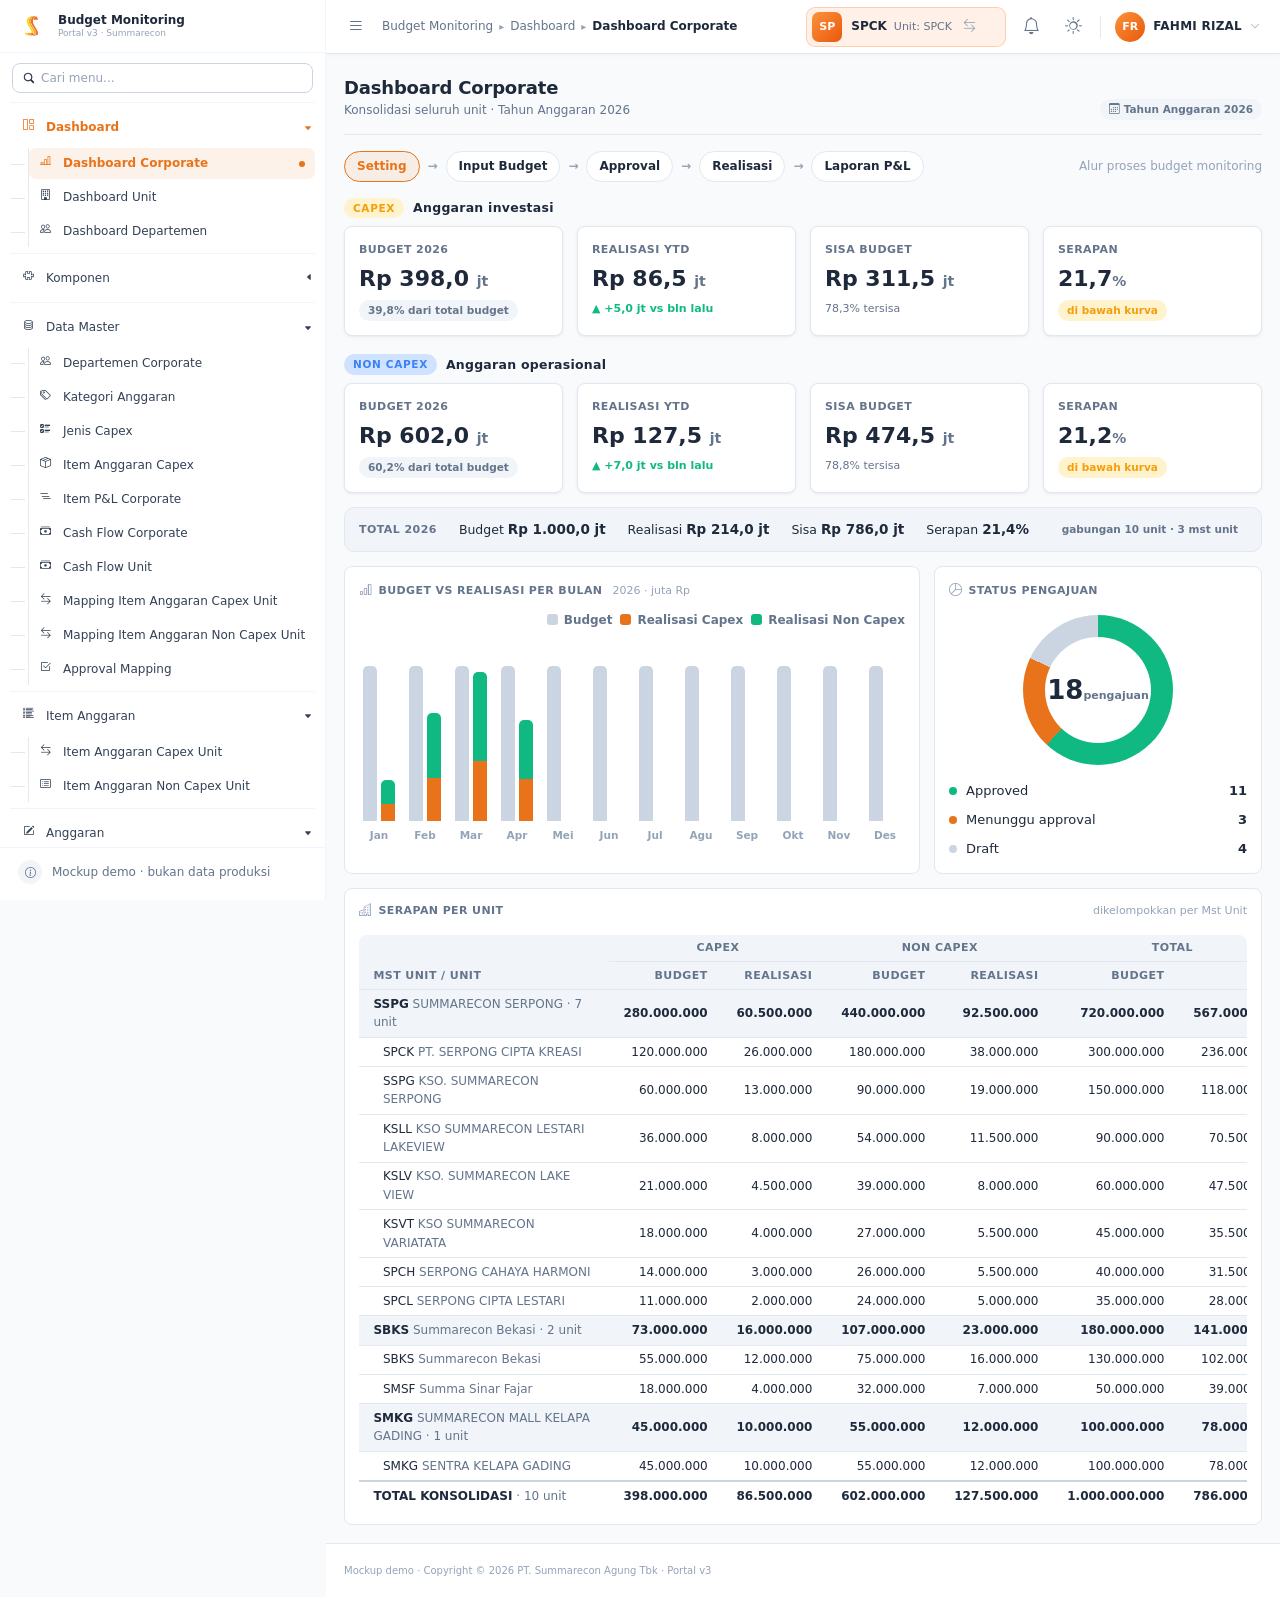
<file: index.html>
<!doctype html>
<html lang="id">
<head>
<meta charset="utf-8">
<meta name="viewport" content="width=device-width, initial-scale=1.0">
<meta name="theme-color" content="#E8731A">
<title>Budget Monitoring — Mockup Demo (Portal v3 · Summarecon)</title>
<!-- Design system ASLI Portal v3 (shared-ui-package v2.0.0) — Bootstrap 5 + Bootstrap Icons + Inter, self-hosted -->
<link rel="stylesheet" href="assets/portal-ui/portal-ui.css">
<style>
  /* ============================================================
     CSS khusus mockup — komponen yang TIDAK ada di design system
     (SPA screen-switch, modal form, breadcrumb P&L, dll).
     Semua pakai token shell (t-dash / smra-dash) agar ikut tema light/dark/warm.
     ============================================================ */

  /* SPA screen switching (mockup pakai 1 halaman, DS asli = multi-page) */
  .screen{display:none}
  .screen.active{display:block;animation:mk-fade .22s var(--ease-out)}
  @keyframes mk-fade{from{opacity:0;transform:translateY(4px)}to{opacity:1;transform:none}}
  @media (prefers-reduced-motion:reduce){.screen.active{animation:none}}

  /* scroll container tabel (agar ds-table-head-fixed & overflow-x jalan) */
  .mk-tablewrap{overflow:auto;border-radius:8px}

  /* baris baru di-highlight sesaat setelah +Simpan */
  .mk-row-new{animation:mk-hl 1.6s ease}
  @keyframes mk-hl{0%{background:rgba(232,115,26,.16)}100%{background:transparent}}

  /* kelompok filter di dalam ds-toolbar (label kecil + field) */
  .mk-filter{display:flex;flex-direction:column;gap:3px;min-width:0}
  .mk-filter>label{font-size:10px;font-weight:600;text-transform:uppercase;letter-spacing:.05em;color:var(--t-text-muted)}
  .mk-filter .ds-input{height:34px}
  /* sejajarkan search + filter (label di atas) pada garis bawah + tinggi sama */
  .ds-toolbar{align-items:flex-end}
  .ds-toolbar .ds-toolbar-search .ds-input{height:34px}
  /* form detail (header pengajuan) responsif — jangan overflow, label selalu terlihat */
  .ds-form-stack-4,.ds-form-stack-5{grid-template-columns:repeat(auto-fit,minmax(180px,1fr))}
  /* FIX: DS hardcode `.content-wrapper label{color:#1e293b}` → label tak terbaca saat tema gelap. Paksa ikut --t-text. */
  .content-wrapper.ds-content label{color:var(--t-text)}

  /* combobox searchable (Bulan Realisasi) — dipakai Input Budget & Alokasi */
  .mk-combo{position:relative;min-width:150px}
  .mk-combo-inp{cursor:text}
  .mk-combo-pop{position:fixed;z-index:1200;background:var(--t-surf);border:1px solid var(--t-border-strong);border-radius:8px;box-shadow:var(--shadow-3);padding:4px}
  .mk-combo-opt{padding:6px 10px;border-radius:6px;font-size:12px;color:var(--t-text);cursor:pointer;white-space:nowrap}
  .mk-combo-opt:hover{background:var(--t-surf-2)}
  .mk-combo-opt.sel{color:var(--smra-orange);font-weight:600}
  .mk-combo-opt.bertahap{border-top:1px solid var(--t-border);margin-top:4px;padding-top:8px;color:var(--smra-orange);font-weight:600}
  .mk-combo-opt.dis{color:var(--t-text-faint);cursor:default}
  /* baris detail Bertahap (inline di bawah baris item) */
  .rr-parent>td{background:color-mix(in srgb, var(--t-surf-2) 45%, var(--t-surf))!important;border-top:1px solid var(--t-border)}
  .rr-detail>td{background:var(--t-surf)!important;padding:0}
  .rr-detail-inner{padding:12px 14px 14px 15px;box-shadow:inset 3px 0 0 var(--t-border-strong)}
  .rr-detail-head{display:flex;align-items:center;gap:8px;margin-bottom:8px}
  .rr-detail-head .lbl{font-size:11px;font-weight:700;letter-spacing:.4px;text-transform:uppercase;color:var(--t-text-muted)}
  .rr-detail-head .rr-sum{font-size:12px;color:var(--t-text-muted)}
  .rr-detail-head .rr-sum b{color:var(--t-text);font-variant-numeric:tabular-nums}
  .rr-grid{display:grid;grid-template-columns:repeat(auto-fill,minmax(330px,1fr));gap:8px}
  /* sel bulan: grid tetap (bulan · qty · nilai · hapus) supaya tidak pecah tak beraturan;
     baris ke-2 hanya muncul saat mode "Beberapa jenis…" */
  .rr-cell{display:grid;grid-template-columns:minmax(0,1fr) 52px auto 26px;gap:6px 8px;align-items:center;background:var(--t-surf);border:1px solid var(--t-border);border-radius:8px;padding:7px 9px}
  /* select Jenis per bulan: satu baris penuh di ATAS baris bulan/qty (tanpa label — kolomnya
     sudah bernama Jenis). Warna dibiarkan default supaya seragam dengan select bulan. */
  .rr-cell .rr-jns{grid-column:1 / -1;min-width:0;height:30px;padding:2px 8px;font-size:11.5px}
  .rr-cell .rr-bln{min-width:0;height:32px;padding:2px 8px}
  .rr-cell .rr-qty{height:32px;text-align:right;padding:2px 6px;font-variant-numeric:tabular-nums}
  /* dokumen rev+1 hasil Over Budget: qty terkunci, hanya harga yang boleh diubah */
  .rr-locked .rr-qty{pointer-events:none;opacity:.5;background:var(--t-surf-2)}
  .rr-locked .rr-del,.rr-locked .rr-add{display:none}
  /* dokumen yang sudah diajukan (status bukan N): rincian read-only */
  .rr-readonly .rr-qty,.rr-readonly .mk-combo,.rr-readonly .rr-add,.rr-readonly .rr-del{pointer-events:none;opacity:.5}
  .rr-readonly .rr-qty,.rr-readonly .mk-combo-inp{background:var(--t-surf-2)}
  .rr-cell .rr-nilai{min-width:104px;text-align:right;font-size:12px;color:var(--t-text);font-variant-numeric:tabular-nums;white-space:nowrap}
  .rr-cell .rr-del{width:26px;height:26px;color:var(--t-text-faint);justify-self:end}
  .rr-cell .rr-del:hover{color:var(--t-danger)}

  /* select selebar-isi di toolbar: beri ruang utk caret agar tak menimpa teks */
  .ds-toolbar select.ds-input[style*="width:auto"]{padding-right:32px}

  /* input error state */
  .ds-input.is-error{border-color:var(--t-danger);background:var(--t-danger-bg)}

  /* Breadcrumb pemetaan P&L (L1 › L2 › L3 › L4 · Status) — lebar level dikunci agar sejajar antar baris */
  /* L4 dapat sisa lebar karena namanya paling panjang; teks penuh tetap di tooltip baris */
  .plmap{display:grid;grid-template-columns:178px 150px 104px minmax(0,1fr);font-size:11.5px;line-height:1.3;align-items:center;white-space:nowrap}
  .plmap>span{padding-right:12px;position:relative;overflow:hidden;text-overflow:ellipsis}
  .plmap>span.l1{color:var(--smra-orange);font-weight:700}
  .plmap>span.sep,.plmap>span.st{padding-left:14px}
  .plmap>span.sep::before{content:"\203A";position:absolute;left:2px;color:var(--t-text-faint)}
  .plmap>span.st::before{content:"\B7";position:absolute;left:5px;color:var(--t-text-faint)}
  .plmap .na{color:var(--t-text-faint)}

  /* Pemetaan P&L versi KOMPAK 1 baris (L1 dan L4 saja; rantai penuh di tooltip).
     Dipakai tabel Item Anggaran Non Capex agar 2 kolom pemetaan tidak makan lebar. */
  .plmap2{display:grid;grid-template-columns:180px 9px minmax(0,1fr);column-gap:4px;align-items:baseline;font-size:11.5px;line-height:1.35;white-space:nowrap}
  .plmap2 .l1{color:var(--smra-orange);font-weight:700;overflow:hidden;text-overflow:ellipsis}
  .plmap2 .ar{color:var(--t-text-faint)}
  .plmap2 .l4{display:flex;align-items:baseline;gap:6px;min-width:0}
  .plmap2 .l4 .t{overflow:hidden;text-overflow:ellipsis}
  .plmap2 .ns{flex:0 0 auto;font-size:10px;color:var(--t-text-faint);border:1px solid var(--t-border);border-radius:5px;padding:0 4px}
  .plmap2.plmap2-none{color:var(--t-text-faint);font-style:italic}
  /* tabel yang padat kolom: L1 kecil di atas, L4 (detail) di bawah — L4 tidak terpotong */
  #mapncTable .plmap2{grid-template-columns:minmax(0,1fr);row-gap:1px}
  #mapncTable .plmap2 .ar{display:none}
  #mapncTable .plmap2 .l1{font-size:10.5px}
  .mk-unmapped{color:var(--t-text-faint);font-style:italic;font-size:11.5px}

  /* Sel 1 baris: potong dengan ellipsis, teks penuh di tooltip (tabel table-layout:fixed) */
  .mk-fixed{table-layout:fixed}
  .mk-1line{display:block;overflow:hidden;text-overflow:ellipsis;white-space:nowrap}

  /* Baris budget dari rev LAMA (status R/O): redup + dicoret, tidak dijumlahkan */
  .mk-super>td{opacity:.5;text-decoration:line-through;text-decoration-color:var(--t-text-faint)}
  .mk-super>td .ds-badge{text-decoration:none}
  .mk-chk{display:inline-flex;align-items:center;gap:7px;font-size:12px;color:var(--t-text);cursor:pointer}
  .mk-chk input{accent-color:var(--smra-orange);width:14px;height:14px;cursor:pointer}
  .mk-addbadge{display:inline-flex;align-items:center;gap:4px;font-size:10px;font-weight:700;letter-spacing:.03em;
    background:color-mix(in srgb,var(--smra-orange) 16%,transparent);color:var(--smra-orange);
    padding:1px 6px;border-radius:999px;margin-left:6px;vertical-align:middle}

  /* Catatan: pola master–detail (baris induk bisa dibuka) pernah dipakai di layar
     Item Anggaran Capex/Non Capex Unit, lalu DIBATALKAN 2026-08-06 — kd_unit sekarang
     dipilih di header (mengikuti session aktif) dan tabelnya kembali datar. */

  /* ---------- Modal form (mekanisme .open sederhana, tampilan DS) ---------- */
  .mk-ov{position:fixed;inset:0;background:rgba(0,0,0,.45);z-index:var(--z-modal,1000);display:none;align-items:flex-start;justify-content:center;padding:34px 20px;overflow-y:auto;animation:mk-ovf .18s var(--ease-out)}
  .mk-ov.open{display:flex}
  @keyframes mk-ovf{from{opacity:0}to{opacity:1}}
  .mk-modal{background:var(--t-surf);border:1px solid var(--t-border);border-radius:12px;box-shadow:var(--shadow-4);width:100%;max-width:660px;animation:mk-pop .2s var(--ease-out)}
  @keyframes mk-pop{from{opacity:0;transform:translateY(-8px) scale(.99)}to{opacity:1;transform:none}}
  @media (prefers-reduced-motion:reduce){.mk-ov,.mk-modal{animation:none}}
  .mk-modal-h{display:flex;align-items:center;padding:14px 18px;border-bottom:1px solid var(--t-border)}
  .mk-modal-h h3{font-size:15px;font-weight:700;color:var(--t-text);margin:0}
  .mk-modal-x{margin-left:auto;border:none;background:var(--t-surf-2);width:30px;height:30px;border-radius:8px;color:var(--t-text-muted);font-size:14px;cursor:pointer;display:inline-flex;align-items:center;justify-content:center}
  .mk-modal-x:hover{color:var(--t-danger);background:var(--t-danger-bg)}
  .mk-modal-b{padding:18px}
  .mk-modal-f{display:flex;justify-content:flex-end;gap:10px;padding:12px 18px;border-top:1px solid var(--t-border);background:var(--t-surf-2);border-radius:0 0 12px 12px}

  /* panel pemetaan P&L di dalam modal — tint tipis (bukan slab krem), 2 kolom */
  .mk-panel{margin-top:14px;background:color-mix(in srgb, var(--t-surf-2) 45%, var(--t-surf));border:1px solid var(--t-border);border-radius:10px;padding:0 0 13px}
  .mk-panel-t{display:flex;align-items:baseline;gap:8px;flex-wrap:wrap;padding:8px 13px;margin-bottom:10px;border-bottom:1px solid var(--t-border)}
  .mk-panel-t b{font-size:12px;font-weight:700;color:var(--t-text)}
  .mk-panel-t span{font-size:11px;color:var(--t-text-muted);font-weight:400}
  .mk-panel-t .u{font-size:11px;font-weight:700;color:var(--smra-orange)}
  .mk-panel-t .mk-panel-r{margin-left:auto;font-size:11px;font-weight:400;color:var(--t-text-muted);white-space:nowrap}
  .mk-panel-t .mk-panel-r b{color:var(--t-text);font-weight:700}
  .mk-modal-b>.mk-panel:first-child{margin-top:0}
  /* tiap level 1 baris penuh & lebar sama (permintaan user 2026-08-03) */
  .mk-fcol{display:grid;grid-template-columns:minmax(0,1fr);gap:9px;padding:0 13px}
  .mk-fcol>.wide{grid-column:1 / -1}
  /* modal Item Non Capex Unit: 2 panel bersebelahan supaya tidak terlalu tinggi */
  .mk-panels2{display:grid;grid-template-columns:repeat(2,minmax(0,1fr));gap:12px;align-items:start}
  .mk-panels2>.mk-panel{margin-top:0}
  .mk-fcol .ds-input:disabled{opacity:.5;cursor:not-allowed}
  /* pratinjau kombinasi yang terpilih */
  .mk-note{grid-column:1 / -1;font-size:11.5px;line-height:1.5;color:var(--t-text-muted);background:var(--t-surf-2);border:1px solid var(--t-border);border-radius:8px;padding:8px 10px;display:flex;gap:7px;align-items:flex-start}
  .mk-note i{color:var(--smra-orange);margin-top:1px}
  .mk-prev{grid-column:1 / -1;margin-top:2px;padding:7px 10px;border-radius:8px;background:var(--t-surf);border:1px solid var(--t-border);font-size:11.5px;line-height:1.45;color:var(--t-text)}
  .mk-prev .l1{color:var(--smra-orange);font-weight:700}
  .mk-prev .ar,.mk-prev .na{color:var(--t-text-faint)}
  .mk-prev .l4{font-weight:600}
  .mk-prev.none{color:var(--t-text-faint);font-style:italic}

  /* ---------- helper util (token-based, ikut tema) ---------- */
  .mk-r{text-align:right}
  .mk-c{text-align:center}
  .mk-num{font-variant-numeric:tabular-nums}
  .mk-muted{color:var(--t-text-muted)}
  .mk-faint{color:var(--t-text-faint)}
  .mk-eyebrow{font-size:11px;font-weight:700;letter-spacing:.09em;text-transform:uppercase;color:var(--t-text-faint)}
  .mk-code{font-family:var(--font-mono);font-size:12px;color:var(--t-text-muted);background:var(--t-surf-2);padding:1px 6px;border-radius:6px;white-space:nowrap}
  .mk-clickrow{cursor:pointer}
  .mk-selrow>td{background:rgba(232,115,26,.08) !important}
  /* tombol hapus per baris */
  th.mk-aksi{text-align:center}
  td.mk-delcell{text-align:center;white-space:nowrap}
  .mk-del{width:28px;height:28px;color:var(--t-text-muted)}
  .mk-del:hover{color:var(--t-danger) !important;background:var(--t-danger-bg) !important}
  .mk-vpos{color:var(--t-success);font-weight:650}
  .mk-vneg{color:var(--t-danger);font-weight:650}
  .mk-stack{display:flex;flex-direction:column;gap:12px}

  /* section header dengan aksi di kanan (varian ds-section-title) */
  .mk-sec-head{display:flex;align-items:center;gap:10px;flex-wrap:wrap;margin-bottom:14px}
  .mk-sec-head .mk-sec-label{display:flex;align-items:center;gap:6px;font-size:11px;font-weight:600;letter-spacing:.4px;text-transform:uppercase;color:var(--t-text-muted)}
  .mk-sec-head .mk-sec-label > .bi{font-size:13px;color:var(--t-text-faint)}
  .mk-sec-head .mk-sec-meta{font-size:11px;color:var(--t-text-faint)}
  .mk-sec-head .mk-sec-actions{margin-left:auto;display:flex;gap:8px;align-items:center}

  /* KPI grid pakai ds-stat-card */
  .mk-kpis{display:grid;grid-template-columns:repeat(4,1fr);gap:14px}
  /* caption di atas tiap baris KPI (Capex / Non Capex) */
  .mk-kpi-cap{display:flex;align-items:center;gap:9px;margin:0 0 8px;font-size:11px;letter-spacing:.06em;text-transform:uppercase;color:var(--t-text-muted)}
  .mk-kpis + .mk-kpi-cap{margin-top:18px}
  .mk-kpi-cap .t{font-weight:700;letter-spacing:.02em;text-transform:none;font-size:12.5px;color:var(--t-text)}
  /* strip TOTAL di bawah dua baris KPI */
  .mk-tot-strip{display:flex;flex-wrap:wrap;align-items:center;gap:6px 22px;margin-top:14px;padding:11px 14px;border:1px solid var(--t-border);border-radius:10px;background:var(--t-surf-2);font-size:12.5px}
  .mk-tot-strip .lb{font-weight:700;letter-spacing:.04em;text-transform:uppercase;font-size:11px;color:var(--t-text-muted)}
  .mk-tot-strip .v{font-variant-numeric:tabular-nums}
  .mk-tot-strip .v b{font-size:13.5px}
  .mk-tot-strip .sp{margin-left:auto}
  @media (max-width:1180px){.mk-kpis{grid-template-columns:repeat(2,1fr)}}
  .mk-grid2{display:grid;grid-template-columns:1.6fr 1fr;gap:14px;margin-top:14px}
  @media (max-width:1100px){.mk-grid2{grid-template-columns:1fr}}

  /* proses flow (pill) */
  .mk-flow{display:flex;align-items:center;gap:8px;flex-wrap:wrap;font-size:12px;color:var(--t-text-muted)}
  .mk-flow .n{background:var(--t-surf);border:1px solid var(--t-border);padding:5px 12px;border-radius:999px;font-weight:600;color:var(--t-text)}
  .mk-flow .n.on{background:rgba(232,115,26,.10);border-color:var(--smra-orange);color:var(--smra-orange)}
  .mk-flow .ar{color:var(--t-text-faint);font-weight:800}

  /* bar chart */
  .mk-chart{display:flex;align-items:flex-end;gap:14px;height:200px;padding:10px 4px 0}
  .mk-col{flex:1;display:flex;flex-direction:column;align-items:center;gap:6px;height:100%;justify-content:flex-end}
  .mk-col .stack{display:flex;align-items:flex-end;gap:4px;height:100%;width:100%;justify-content:center}
  .mk-col .b1,.mk-col .rs{width:14px;border-radius:5px 5px 0 0}
  .mk-col .b1{background:var(--t-border-strong)}
  /* batang realisasi = 1 batang bertumpuk: Capex di bawah, Non Capex di atas */
  .mk-col .rs{display:flex;flex-direction:column;justify-content:flex-end;overflow:hidden}
  .mk-col .rs .b2,.mk-col .rs .b3{width:100%;border-radius:0}
  .mk-col .rs .b2{background:var(--smra-orange)}
  .mk-col .rs .b3{background:var(--t-success)}
  .mk-col .xl{font-size:10.5px;color:var(--t-text-faint);font-weight:600}
  .mk-legend{display:flex;gap:18px;align-items:center;font-size:12px;color:var(--t-text-muted);font-weight:600}
  .mk-legend i{width:11px;height:11px;border-radius:3px;display:inline-block;margin-right:6px;vertical-align:-1px}

  /* donut */
  .mk-donut{width:150px;height:150px;border-radius:50%;display:grid;place-items:center;position:relative}
  .mk-donut::after{content:"";position:absolute;inset:22px;background:var(--t-surf);border-radius:50%}
  .mk-donut .dc{position:relative;z-index:1;text-align:center}
  .mk-donut .dc b{font-size:26px;font-weight:800;color:var(--t-text)}
  .mk-donut .dc span{font-size:11px;color:var(--t-text-muted);font-weight:600}
  .mk-dot{width:8px;height:8px;border-radius:50%;display:inline-block}

  /* progress serapan */
  .mk-bar{height:8px;border-radius:6px;background:var(--t-surf-2);overflow:hidden;min-width:90px;flex:1}
  .mk-bar>i{display:block;height:100%;border-radius:6px}
  .mk-barwrap{display:flex;align-items:center;gap:9px}
  .mk-barwrap .pct{font-size:12px;font-weight:700;min-width:44px;text-align:right;font-variant-numeric:tabular-nums}

  /* tabel Laporan P&L (hierarki) */
  .mk-pl{width:100%;border-collapse:collapse;font-size:13px;color:var(--t-text)}
  .mk-pl th{font-size:11px;text-transform:uppercase;letter-spacing:.04em;color:var(--t-text-muted);font-weight:600;padding:9px 14px;border-bottom:2px solid var(--t-border-strong);white-space:nowrap;text-align:left}
  .mk-pl th.mk-r{text-align:right}
  .mk-pl td{padding:8px 14px;border-bottom:1px solid var(--t-border)}
  .mk-pl td.mk-r{text-align:right;font-variant-numeric:tabular-nums}
  .mk-pl tr.lvl1>td{font-weight:800;background:var(--t-surf-2)}
  .mk-pl tr.lvl2>td:first-child{padding-left:30px;font-weight:650}
  .mk-pl tr.lvl3>td:first-child{padding-left:48px;color:var(--t-text-muted)}
  .mk-pl tr.sub>td{font-weight:800;border-top:2px solid var(--t-border-strong);border-bottom:2px solid var(--t-border-strong)}
  .mk-pl tr.grand>td{font-weight:800;background:rgba(232,115,26,.10);color:var(--smra-orange);border-bottom:none}
  .mk-pl tr.rev td{color:var(--t-text-faint)}
  .mk-pl .vpos{color:var(--t-success);font-weight:650}
  .mk-pl .vneg{color:var(--t-danger);font-weight:650}

  /* detail header stats (kartu kontrol) */
  .mk-hstats{margin-left:auto;display:flex;gap:20px;align-items:center;flex-wrap:wrap}
  .mk-hstats .v{font-weight:800;font-variant-numeric:tabular-nums}
  /* header Rincian Input Budget selalu 1 baris (tabelnya sudah bisa digeser horizontal) */
  /* header tabel selalu 1 baris — tabel yang lebih lebar dari layar bisa digeser horizontal */
  .mk-tablewrap .ds-table thead th{white-space:nowrap}
  /* daftar di modal: 1 baris per data */
  #ibSubs th,#ibSubs td,#cxSubs th,#cxSubs td,#alkSubs th,#alkSubs td,#apmTable th,#apmTable td{white-space:nowrap}
  .mk-stack{line-height:1.3}.mk-stack .l1{display:block;font-size:10.5px;color:var(--smra-orange);font-weight:700}
  /* info tipe di bawah pratinjau pemetaan (modal mapping & isi data unit) */
  .mk-meta-line{display:flex;flex-wrap:wrap;gap:4px 16px;font-size:12px;color:var(--t-text-muted)}
  .mk-meta-line b{color:var(--t-text);font-weight:600}
</style>
</head>
<body>
<div class="wrapper" id="smra-wrapper">
  <!-- Terapkan tema tersimpan + buka sidebar (demo) sebelum paint -->
  <script>
    (function(){
      var t=localStorage.getItem('smra-theme');
      if(t&&t!=='light'){document.getElementById('smra-wrapper').classList.add(t);document.body.classList.add(t);}
      // demo: mulai dengan sidebar terbuka di desktop
      localStorage.setItem('portal_ui_sidebar_collapsed','0');
    })();
  </script>

  <!-- ============ SIDEBAR (struktur .main-sidebar asli) ============ -->
  <aside class="main-sidebar">
    <a href="#" class="sidebar-brand" onclick="return false">
      <div class="brand-logo-wrap">
        <img src="assets/portal-ui/summarecon.png" alt="Summarecon" style="width:24px;height:24px;object-fit:contain">
      </div>
      <div class="brand-label">
        <div class="brand-name">Budget Monitoring</div>
        <div class="brand-tagline">Portal v3 · Summarecon</div>
      </div>
    </a>

    <div class="sidebar-search">
      <div class="sidebar-search-box">
        <i class="bi bi-search"></i>
        <input type="search" class="sidebar-search-input" id="sidebarSearchInput" placeholder="Cari menu...">
      </div>
    </div>

    <div class="sidebar-nav-wrap">
      <nav>
        <ul class="nav nav-sidebar flex-column" id="sidebarNav">
          <li class="nav-item has-treeview menu-open">
            <a href="#" class="nav-link"><i class="bi bi-grid-1x2 nav-icon"></i><p>Dashboard<i class="right bi bi-caret-left-fill"></i></p></a>
            <ul class="nav nav-treeview">
              <li class="nav-item"><a href="#" class="nav-link active" data-s="dash-mgmt"><i class="bi bi-bar-chart-line nav-icon"></i><p>Dashboard Corporate</p></a></li>
              <li class="nav-item"><a href="#" class="nav-link" data-s="dash-unit"><i class="bi bi-building nav-icon"></i><p>Dashboard Unit</p></a></li>
              <li class="nav-item"><a href="#" class="nav-link" data-s="dash-dept"><i class="bi bi-people nav-icon"></i><p>Dashboard Departemen</p></a></li>
            </ul>
          </li>

          <!-- Komponen sengaja TIDAK menu-open (permintaan user) — grup lain tetap terbuka -->
          <li class="nav-item has-treeview">
            <a href="#" class="nav-link"><i class="bi bi-puzzle nav-icon"></i><p>Komponen<i class="right bi bi-caret-left-fill"></i></p></a>
            <ul class="nav nav-treeview">
              <li class="nav-item"><a href="#" class="nav-link" data-s="master-pl"><i class="bi bi-diagram-3 nav-icon"></i><p>Item P&amp;L Corporate</p></a></li>
              <li class="nav-item"><a href="#" class="nav-link" data-s="cf-mst"><i class="bi bi-diagram-2 nav-icon"></i><p>Cash Flow Corporate</p></a></li>
              <li class="nav-item"><a href="#" class="nav-link" data-s="cfu-mst"><i class="bi bi-diagram-2 nav-icon"></i><p>Cash Flow Unit</p></a></li>
              <li class="nav-item"><a href="#" class="nav-link" data-s="mst-cx-unit"><i class="bi bi-diagram-3 nav-icon"></i><p>Item Capex Unit</p></a></li>
              <li class="nav-item"><a href="#" class="nav-link" data-s="mst-nc-unit"><i class="bi bi-diagram-3 nav-icon"></i><p>Item Non Capex Unit</p></a></li>
            </ul>
          </li>

          <li class="nav-item has-treeview menu-open">
            <a href="#" class="nav-link"><i class="bi bi-database nav-icon"></i><p>Data Master<i class="right bi bi-caret-left-fill"></i></p></a>
            <ul class="nav nav-treeview">
              <li class="nav-item"><a href="#" class="nav-link" data-s="dept"><i class="bi bi-people nav-icon"></i><p>Departemen Corporate</p></a></li>
              <li class="nav-item"><a href="#" class="nav-link" data-s="kategori"><i class="bi bi-tags nav-icon"></i><p>Kategori Anggaran</p></a></li>
              <li class="nav-item"><a href="#" class="nav-link" data-s="jenis"><i class="bi bi-ui-checks nav-icon"></i><p>Jenis Capex</p></a></li>
              <li class="nav-item"><a href="#" class="nav-link" data-s="item-capex"><i class="bi bi-box-seam nav-icon"></i><p>Item Anggaran Capex</p></a></li>
              <li class="nav-item"><a href="#" class="nav-link" data-s="item-pl"><i class="bi bi-list-nested nav-icon"></i><p>Item P&amp;L Corporate</p></a></li>
              <li class="nav-item"><a href="#" class="nav-link" data-s="cf"><i class="bi bi-cash-stack nav-icon"></i><p>Cash Flow Corporate</p></a></li>
              <li class="nav-item"><a href="#" class="nav-link" data-s="cfu"><i class="bi bi-cash-stack nav-icon"></i><p>Cash Flow Unit</p></a></li>
              <li class="nav-item"><a href="#" class="nav-link" data-s="map-cx-unit"><i class="bi bi-arrow-left-right nav-icon"></i><p>Mapping Item Anggaran Capex Unit</p></a></li>
              <li class="nav-item"><a href="#" class="nav-link" data-s="map-nc-unit"><i class="bi bi-arrow-left-right nav-icon"></i><p>Mapping Item Anggaran Non Capex Unit</p></a></li>
              <li class="nav-item"><a href="#" class="nav-link" data-s="approval-map"><i class="bi bi-check2-square nav-icon"></i><p>Approval Mapping</p></a></li>
            </ul>
          </li>

          <li class="nav-item has-treeview menu-open">
            <a href="#" class="nav-link"><i class="bi bi-list-columns-reverse nav-icon"></i><p>Item Anggaran<i class="right bi bi-caret-left-fill"></i></p></a>
            <ul class="nav nav-treeview">
              <li class="nav-item"><a href="#" class="nav-link" data-s="cfx-map"><i class="bi bi-arrow-left-right nav-icon"></i><p>Item Anggaran Capex Unit</p></a></li>
              <li class="nav-item"><a href="#" class="nav-link" data-s="item-noncapex"><i class="bi bi-card-list nav-icon"></i><p>Item Anggaran Non Capex Unit</p></a></li>
            </ul>
          </li>

          <li class="nav-item has-treeview menu-open">
            <a href="#" class="nav-link"><i class="bi bi-pencil-square nav-icon"></i><p>Anggaran<i class="right bi bi-caret-left-fill"></i></p></a>
            <ul class="nav nav-treeview">
              <li class="nav-item"><a href="#" class="nav-link" data-s="input-cx"><i class="bi bi-building-gear nav-icon"></i><p>Input Budget Capex</p></a></li>
              <li class="nav-item"><a href="#" class="nav-link" data-s="input"><i class="bi bi-file-earmark-text nav-icon"></i><p>Input Budget Non Capex</p></a></li>
              <li class="nav-item"><a href="#" class="nav-link" data-s="alokasi"><i class="bi bi-diagram-2 nav-icon"></i><p>Alokasi Budget</p></a></li>
              <li class="nav-item"><a href="#" class="nav-link" data-s="approval-alk"><i class="bi bi-check2-circle nav-icon"></i><p>Approval Alokasi Budget</p></a></li>
              <li class="nav-item"><a href="#" class="nav-link" data-s="approval-dept"><i class="bi bi-check2-square nav-icon"></i><p>Approval Budget Departemen</p></a></li>
              <li class="nav-item"><a href="#" class="nav-link" data-s="approval-faunit"><i class="bi bi-check2-square nav-icon"></i><p>Approval Budget Finance Unit</p></a></li>
              <li class="nav-item"><a href="#" class="nav-link" data-s="approval-facorp"><i class="bi bi-check2-square nav-icon"></i><p>Approval Budget Finance CO</p></a></li>
            </ul>
          </li>

          <li class="nav-item has-treeview menu-open">
            <a href="#" class="nav-link"><i class="bi bi-clipboard-check nav-icon"></i><p>Realisasi<i class="right bi bi-caret-left-fill"></i></p></a>
            <ul class="nav nav-treeview">
              <li class="nav-item"><a href="#" class="nav-link" data-s="kartu-budget"><i class="bi bi-card-checklist nav-icon"></i><p>Kartu Kontrol Budget</p></a></li>
              <li class="nav-item"><a href="#" class="nav-link" data-s="kartu-alk"><i class="bi bi-card-list nav-icon"></i><p>Kartu Kontrol Alokasi</p></a></li>
            </ul>
          </li>

          <li class="nav-item has-treeview menu-open">
            <a href="#" class="nav-link"><i class="bi bi-bar-chart nav-icon"></i><p>Laporan<i class="right bi bi-caret-left-fill"></i></p></a>
            <ul class="nav nav-treeview">
              <li class="nav-item"><a href="#" class="nav-link" data-s="pl-unit"><i class="bi bi-file-bar-graph nav-icon"></i><p>P&amp;L per Unit</p></a></li>
              <li class="nav-item"><a href="#" class="nav-link" data-s="pl-lokasi"><i class="bi bi-geo-alt nav-icon"></i><p>P&amp;L per Lokasi</p></a></li>
              <li class="nav-item"><a href="#" class="nav-link" data-s="pl-konsol"><i class="bi bi-collection nav-icon"></i><p>P&amp;L Konsolidasi</p></a></li>
            </ul>
          </li>
        </ul>
      </nav>
    </div>

    <div class="sidebar-bottom">
      <a href="#" class="nav-link" onclick="return false" title="Mockup demo"><i class="bi bi-info-circle nav-icon"></i><p>Mockup demo · bukan data produksi</p></a>
    </div>
  </aside>

  <div id="smra-sidebar-backdrop"></div>

  <div class="content-wrapper-offset">
    <!-- ============ HEADER (struktur .main-header asli) ============ -->
    <nav class="main-header">
      <div class="header-left">
        <button class="btn-icon" id="sidebarToggle" type="button" aria-label="Toggle sidebar"><i class="bi bi-list"></i></button>
        <div class="crumb">
          <a href="#" onclick="return false">Budget Monitoring</a>
          <span class="crumb-sep">▸</span>
          <span id="crumbGrup">Dashboard</span>
          <span class="crumb-sep" id="crumbGrupSep">▸</span>
          <b id="crumbCur">Dashboard Corporate</b>
        </div>
      </div>

      <div class="header-right">
        <a id="unit-pill" class="unit-picker" href="#" onclick="return false" aria-label="Ganti Unit">
          <span class="unit-pill-icon">SP</span>
          <span class="unit-pill-content">
            <span class="unit-pill-title">SPCK</span>
            <span class="unit-pill-subtitle">Unit: SPCK</span>
          </span>
          <span class="unit-pill-switch"><i class="bi bi-arrow-left-right"></i></span>
        </a>

        <button class="btn-icon" id="notifToggle" type="button" aria-label="Notifikasi"><i class="bi bi-bell"></i></button>

        <div class="theme-toggle-wrap">
          <button class="btn-icon" id="themeToggle" type="button" title="Ganti tema" aria-label="Ganti tema"><i class="bi bi-moon-stars" id="themeIcon"></i></button>
          <div class="theme-picker" id="themePicker">
            <button class="theme-option" type="button" data-theme="light"><span class="theme-swatch theme-swatch-light"></span><span>Light</span><i class="bi bi-check2 theme-check"></i></button>
            <button class="theme-option" type="button" data-theme="dark"><span class="theme-swatch theme-swatch-dark"></span><span>Dark</span><i class="bi bi-check2 theme-check"></i></button>
            <button class="theme-option" type="button" data-theme="warm"><span class="theme-swatch theme-swatch-warm"></span><span>Warm</span><i class="bi bi-check2 theme-check"></i></button>
          </div>
        </div>

        <div class="header-divider"></div>

        <div class="user-avatar-wrap" id="userMenuTrigger" role="button" tabindex="0" aria-haspopup="true">
          <div class="user-avatar">FR</div>
          <span class="user-name">Fahmi Rizal</span>
          <i class="bi bi-chevron-down user-caret"></i>
          <div class="user-menu-dropdown" id="userMenuDropdown" hidden>
            <div class="user-menu-header">
              <div class="user-avatar user-avatar-lg">FR</div>
              <div class="user-info"><div class="user-fullname">Fahmi Rizal</div><div class="user-role">SPCK · FA Unit</div></div>
            </div>
            <div class="user-menu-body">
              <a class="user-menu-item" href="#" onclick="return false"><i class="bi bi-person"></i><span>Profil saya</span></a>
              <a class="user-menu-item" href="#" onclick="return false"><i class="bi bi-key"></i><span>Ubah Password</span></a>
              <a class="user-menu-item" href="#" onclick="return false"><i class="bi bi-question-circle"></i><span>Bantuan</span></a>
              <div class="user-menu-divider"></div>
              <a class="user-menu-item danger" href="#" onclick="return false"><i class="bi bi-box-arrow-right"></i><span>Keluar</span></a>
            </div>
          </div>
        </div>
      </div>
    </nav>

    <!-- ============ CONTENT ============ -->
    <div class="content-wrapper ds-content">

      <!-- ================= DASHBOARD MANAGEMENT ================= -->
      <section class="screen active" id="s-dash-mgmt">
        <div class="ds-page-header">
          <div class="ds-page-title">
            <h1>Dashboard Corporate</h1>
            <div class="ds-page-subtitle">Konsolidasi seluruh unit · Tahun Anggaran 2026</div>
          </div>
          <div class="ds-page-actions">
            <span class="ds-badge ds-badge-neutral"><i class="bi bi-calendar3"></i> Tahun Anggaran 2026</span>
          </div>
        </div>

        <div class="mk-flow" style="margin-bottom:16px">
          <span class="n on">Setting</span><span class="ar">→</span>
          <span class="n">Input Budget</span><span class="ar">→</span>
          <span class="n">Approval</span><span class="ar">→</span>
          <span class="n">Realisasi</span><span class="ar">→</span>
          <span class="n">Laporan P&amp;L</span>
          <span style="margin-left:auto;color:var(--t-text-faint)">Alur proses budget monitoring</span>
        </div>

        <!-- KPI dipecah Capex / Non Capex; nilainya diisi dari MK_UNITS (blok Dashboard di
             script) — jangan diketik tangan. Strip TOTAL di bawah = jumlah kedua baris. -->
          <div class="mk-kpi-cap"><span class="ds-badge ds-badge-warning">Capex</span><span class="t">Anggaran investasi</span></div>
          <div class="mk-kpis">
            <div class="ds-stat-card"><div class="ds-stat-label">Budget 2026</div><div class="ds-stat-value">Rp <span id="kpiCoBudCx">—</span> <span style="font-size:14px;color:var(--t-text-muted)">jt</span></div><div class="ds-stat-delta "><span class="ds-badge ds-badge-neutral" id="kpiCoPorsiCx">—</span></div></div>
            <div class="ds-stat-card"><div class="ds-stat-label">Realisasi YTD</div><div class="ds-stat-value">Rp <span id="kpiCoRealCx">—</span> <span style="font-size:14px;color:var(--t-text-muted)">jt</span></div><div class="ds-stat-delta mk-vpos">▲ +5,0 jt vs bln lalu</div></div>
            <div class="ds-stat-card"><div class="ds-stat-label">Sisa Budget</div><div class="ds-stat-value">Rp <span id="kpiCoSisaCx">—</span> <span style="font-size:14px;color:var(--t-text-muted)">jt</span></div><div class="ds-stat-delta mk-muted"><span id="kpiCoSisaPctCx">—</span> tersisa</div></div>
            <div class="ds-stat-card"><div class="ds-stat-label">Serapan</div><div class="ds-stat-value"><span id="kpiCoPctCx">—</span><span style="font-size:14px;color:var(--t-text-muted)">%</span></div><div class="ds-stat-delta "><span class="ds-badge ds-badge-warning">di bawah kurva</span></div></div>
          </div>

          <div class="mk-kpi-cap"><span class="ds-badge ds-badge-info">Non Capex</span><span class="t">Anggaran operasional</span></div>
          <div class="mk-kpis">
            <div class="ds-stat-card"><div class="ds-stat-label">Budget 2026</div><div class="ds-stat-value">Rp <span id="kpiCoBudNc">—</span> <span style="font-size:14px;color:var(--t-text-muted)">jt</span></div><div class="ds-stat-delta "><span class="ds-badge ds-badge-neutral" id="kpiCoPorsiNc">—</span></div></div>
            <div class="ds-stat-card"><div class="ds-stat-label">Realisasi YTD</div><div class="ds-stat-value">Rp <span id="kpiCoRealNc">—</span> <span style="font-size:14px;color:var(--t-text-muted)">jt</span></div><div class="ds-stat-delta mk-vpos">▲ +7,0 jt vs bln lalu</div></div>
            <div class="ds-stat-card"><div class="ds-stat-label">Sisa Budget</div><div class="ds-stat-value">Rp <span id="kpiCoSisaNc">—</span> <span style="font-size:14px;color:var(--t-text-muted)">jt</span></div><div class="ds-stat-delta mk-muted"><span id="kpiCoSisaPctNc">—</span> tersisa</div></div>
            <div class="ds-stat-card"><div class="ds-stat-label">Serapan</div><div class="ds-stat-value"><span id="kpiCoPctNc">—</span><span style="font-size:14px;color:var(--t-text-muted)">%</span></div><div class="ds-stat-delta "><span class="ds-badge ds-badge-warning">di bawah kurva</span></div></div>
          </div>

          <div class="mk-tot-strip">
            <span class="lb">Total 2026</span>
            <span class="v">Budget <b>Rp <span id="kpiCoBud">—</span> jt</b></span>
            <span class="v">Realisasi <b>Rp <span id="kpiCoReal">—</span> jt</b></span>
            <span class="v">Sisa <b>Rp <span id="kpiCoSisa">—</span> jt</b></span>
            <span class="v">Serapan <b><span id="kpiCoPct">—</span>%</b></span>
            <span class="sp"><span class="ds-badge ds-badge-neutral" id="kpiCoUnit">—</span></span>
          </div>

        <div class="mk-grid2">
          <div class="ds-section">
            <div class="mk-sec-head">
              <span class="mk-sec-label"><i class="bi bi-bar-chart"></i> Budget vs Realisasi per Bulan</span>
              <span class="mk-sec-meta">2026 · juta Rp</span>
              <span class="mk-sec-actions mk-legend"><span><i style="background:var(--t-border-strong)"></i>Budget</span><span><i style="background:var(--smra-orange)"></i>Realisasi Capex</span><span><i style="background:var(--t-success)"></i>Realisasi Non Capex</span></span>
            </div>
            <div class="mk-chart" id="chart1"></div>
          </div>
          <div class="ds-section">
            <div class="mk-sec-head"><span class="mk-sec-label"><i class="bi bi-pie-chart"></i> Status Pengajuan</span></div>
            <div style="display:flex;flex-direction:column;align-items:center;gap:16px">
              <div class="mk-donut" style="background:conic-gradient(var(--t-success) 0 62%,var(--smra-orange) 62% 82%,var(--t-border-strong) 82% 100%)">
                <div class="dc"><b>18</b><span>pengajuan</span></div>
              </div>
              <div style="width:100%;display:flex;flex-direction:column;gap:9px">
                <div style="display:flex;align-items:center;gap:9px;font-size:13px"><span class="mk-dot" style="background:var(--t-success)"></span>Approved <b class="mk-num" style="margin-left:auto">11</b></div>
                <div style="display:flex;align-items:center;gap:9px;font-size:13px"><span class="mk-dot" style="background:var(--smra-orange)"></span>Menunggu approval <b class="mk-num" style="margin-left:auto">3</b></div>
                <div style="display:flex;align-items:center;gap:9px;font-size:13px"><span class="mk-dot" style="background:var(--t-border-strong)"></span>Draft <b class="mk-num" style="margin-left:auto">4</b></div>
              </div>
            </div>
          </div>
        </div>

        <div class="ds-section" style="margin-top:14px">
          <div class="ds-section-title"><i class="bi bi-buildings"></i> Serapan per Unit <span class="ds-section-meta">dikelompokkan per Mst Unit</span></div>
          <div class="mk-tablewrap">
            <!-- Baris digenerate dari MK_UNITS: baris Mst Unit (subtotal) + baris kd_unit di bawahnya -->
            <table class="ds-table ds-table-sm" style="min-width:1080px">
              <thead>
                <tr>
                  <th rowspan="2" style="min-width:250px">Mst Unit / Unit</th>
                  <th colspan="2" class="mk-c">Capex</th>
                  <th colspan="2" class="mk-c">Non Capex</th>
                  <th colspan="2" class="mk-c">Total</th>
                  <th rowspan="2" style="width:180px">Serapan</th>
                </tr>
                <tr>
                  <th class="mk-r">Budget</th><th class="mk-r">Realisasi</th>
                  <th class="mk-r">Budget</th><th class="mk-r">Realisasi</th>
                  <th class="mk-r">Budget</th><th class="mk-r">Sisa</th>
                </tr>
              </thead>
              <tbody id="dcUnitBody"></tbody>
            </table>
          </div>
        </div>
      </section>

      <!-- ================= DASHBOARD UNIT ================= -->
      <section class="screen" id="s-dash-unit">
        <div class="ds-page-header"><div class="ds-page-title"><h1>Dashboard Unit</h1><div class="ds-page-subtitle">Ringkasan unit SPCK · Tahun Anggaran 2026</div></div><div class="ds-page-actions"><span class="ds-badge ds-badge-brand"><i class="bi bi-building"></i> Unit SPCK</span></div></div>
          <div class="mk-kpi-cap"><span class="ds-badge ds-badge-warning">Capex</span><span class="t">Anggaran investasi unit</span></div>
          <div class="mk-kpis">
            <div class="ds-stat-card"><div class="ds-stat-label">Budget 2026</div><div class="ds-stat-value">Rp <span id="kpiUBudCx">—</span> <span style="font-size:14px;color:var(--t-text-muted)">jt</span></div><div class="ds-stat-delta "><span class="ds-badge ds-badge-neutral" id="kpiUPorsiCx">—</span></div></div>
            <div class="ds-stat-card"><div class="ds-stat-label">Realisasi YTD</div><div class="ds-stat-value">Rp <span id="kpiURealCx">—</span> <span style="font-size:14px;color:var(--t-text-muted)">jt</span></div><div class="ds-stat-delta mk-vpos">▲ +1,5 jt vs bln lalu</div></div>
            <div class="ds-stat-card"><div class="ds-stat-label">Sisa Budget</div><div class="ds-stat-value">Rp <span id="kpiUSisaCx">—</span> <span style="font-size:14px;color:var(--t-text-muted)">jt</span></div><div class="ds-stat-delta mk-muted"><span id="kpiUSisaPctCx">—</span> tersisa</div></div>
            <div class="ds-stat-card"><div class="ds-stat-label">Serapan</div><div class="ds-stat-value"><span id="kpiUPctCx">—</span><span style="font-size:14px;color:var(--t-text-muted)">%</span></div><div class="ds-stat-delta "><span class="ds-badge ds-badge-warning">di bawah kurva</span></div></div>
          </div>

          <div class="mk-kpi-cap"><span class="ds-badge ds-badge-info">Non Capex</span><span class="t">Anggaran operasional unit</span></div>
          <div class="mk-kpis">
            <div class="ds-stat-card"><div class="ds-stat-label">Budget 2026</div><div class="ds-stat-value">Rp <span id="kpiUBudNc">—</span> <span style="font-size:14px;color:var(--t-text-muted)">jt</span></div><div class="ds-stat-delta "><span class="ds-badge ds-badge-neutral" id="kpiUPorsiNc">—</span></div></div>
            <div class="ds-stat-card"><div class="ds-stat-label">Realisasi YTD</div><div class="ds-stat-value">Rp <span id="kpiURealNc">—</span> <span style="font-size:14px;color:var(--t-text-muted)">jt</span></div><div class="ds-stat-delta mk-vpos">▲ +2,5 jt vs bln lalu</div></div>
            <div class="ds-stat-card"><div class="ds-stat-label">Sisa Budget</div><div class="ds-stat-value">Rp <span id="kpiUSisaNc">—</span> <span style="font-size:14px;color:var(--t-text-muted)">jt</span></div><div class="ds-stat-delta mk-muted"><span id="kpiUSisaPctNc">—</span> tersisa</div></div>
            <div class="ds-stat-card"><div class="ds-stat-label">Serapan</div><div class="ds-stat-value"><span id="kpiUPctNc">—</span><span style="font-size:14px;color:var(--t-text-muted)">%</span></div><div class="ds-stat-delta "><span class="ds-badge ds-badge-warning">di bawah kurva</span></div></div>
          </div>

          <div class="mk-tot-strip">
            <span class="lb">Total Unit 2026</span>
            <span class="v">Budget <b>Rp <span id="kpiUBud">—</span> jt</b></span>
            <span class="v">Realisasi <b>Rp <span id="kpiUReal">—</span> jt</b></span>
            <span class="v">Sisa <b>Rp <span id="kpiUSisa">—</span> jt</b></span>
            <span class="v">Serapan <b><span id="kpiUPct">—</span>%</b></span>
            <span class="sp"><span class="ds-badge ds-badge-neutral" id="kpiUKd">—</span></span>
          </div>
        <div class="ds-section" style="margin-top:14px">
          <div class="mk-sec-head"><span class="mk-sec-label"><i class="bi bi-bar-chart"></i> Budget vs Realisasi per Bulan</span><span class="mk-sec-meta">SPCK · 2026 · juta Rp</span><span class="mk-sec-actions mk-legend"><span><i style="background:var(--t-border-strong)"></i>Budget</span><span><i style="background:var(--smra-orange)"></i>Realisasi Capex</span><span><i style="background:var(--t-success)"></i>Realisasi Non Capex</span></span></div>
          <div class="mk-chart" id="chartU"></div>
        </div>
        <div class="ds-section" style="margin-top:14px">
          <div class="ds-section-title"><i class="bi bi-people"></i> Serapan per Departemen — SPCK</div>
          <!-- Baris digenerate dari MK_DEPT_SPCK (blok Dashboard di script); jumlahnya
               HARUS = budget & realisasi SPCK di KPI atas. Jangan diketik tangan. -->
          <div class="mk-tablewrap"><table class="ds-table ds-table-sm" style="min-width:1040px">
            <thead>
              <tr>
                <th rowspan="2" style="min-width:210px">Departemen</th>
                <th colspan="2" class="mk-c">Capex</th>
                <th colspan="2" class="mk-c">Non Capex</th>
                <th colspan="2" class="mk-c">Total</th>
                <th rowspan="2" style="width:180px">Serapan</th>
              </tr>
              <tr>
                <th class="mk-r">Budget</th><th class="mk-r">Realisasi</th>
                <th class="mk-r">Budget</th><th class="mk-r">Realisasi</th>
                <th class="mk-r">Budget</th><th class="mk-r">Sisa</th>
              </tr>
            </thead>
            <tbody id="duDeptBody"></tbody>
          </table></div>
        </div>
      </section>

      <!-- ================= DASHBOARD DEPARTEMEN ================= -->
      <section class="screen" id="s-dash-dept">
        <div class="ds-page-header"><div class="ds-page-title"><h1>Dashboard Departemen</h1><div class="ds-page-subtitle">Ringkasan departemen HR &amp; GA · SPCK · Tahun Anggaran 2026</div></div><div class="ds-page-actions"><span class="ds-badge ds-badge-brand"><i class="bi bi-people"></i> HR &amp; GA</span></div></div>
        <!-- Angka HARUS = baris HR & GA di tabel "Serapan per Departemen" (Dashboard Unit):
             Capex 50,0/10,0 · Non Capex 90,0/20,0 · total 140,0/30,0 jt -->
        <div class="mk-kpi-cap"><span class="ds-badge ds-badge-warning">Capex</span><span class="t">Anggaran investasi departemen</span></div>
        <div class="mk-kpis">
          <div class="ds-stat-card"><div class="ds-stat-label">Budget 2026</div><div class="ds-stat-value">Rp 50,0 <span style="font-size:14px;color:var(--t-text-muted)">jt</span></div><div class="ds-stat-delta"><span class="ds-badge ds-badge-neutral">35,7% dari budget dept</span></div></div>
          <div class="ds-stat-card"><div class="ds-stat-label">Realisasi YTD</div><div class="ds-stat-value">Rp 10,0 <span style="font-size:14px;color:var(--t-text-muted)">jt</span></div><div class="ds-stat-delta mk-vpos">▲ +0,5 jt vs bln lalu</div></div>
          <div class="ds-stat-card"><div class="ds-stat-label">Sisa Budget</div><div class="ds-stat-value">Rp 40,0 <span style="font-size:14px;color:var(--t-text-muted)">jt</span></div><div class="ds-stat-delta mk-muted">80,0% tersisa</div></div>
          <div class="ds-stat-card"><div class="ds-stat-label">Serapan</div><div class="ds-stat-value">20,0<span style="font-size:14px;color:var(--t-text-muted)">%</span></div><div class="ds-stat-delta"><span class="ds-badge ds-badge-success">sesuai kurva</span></div></div>
        </div>

        <div class="mk-kpi-cap" style="margin-top:14px"><span class="ds-badge ds-badge-info">Non Capex</span><span class="t">Anggaran operasional departemen</span></div>
        <div class="mk-kpis">
          <div class="ds-stat-card"><div class="ds-stat-label">Budget 2026</div><div class="ds-stat-value">Rp 90,0 <span style="font-size:14px;color:var(--t-text-muted)">jt</span></div><div class="ds-stat-delta"><span class="ds-badge ds-badge-neutral">64,3% dari budget dept</span></div></div>
          <div class="ds-stat-card"><div class="ds-stat-label">Realisasi YTD</div><div class="ds-stat-value">Rp 20,0 <span style="font-size:14px;color:var(--t-text-muted)">jt</span></div><div class="ds-stat-delta mk-vpos">▲ +1,5 jt vs bln lalu</div></div>
          <div class="ds-stat-card"><div class="ds-stat-label">Sisa Budget</div><div class="ds-stat-value">Rp 70,0 <span style="font-size:14px;color:var(--t-text-muted)">jt</span></div><div class="ds-stat-delta mk-muted">77,8% tersisa</div></div>
          <div class="ds-stat-card"><div class="ds-stat-label">Serapan</div><div class="ds-stat-value">22,2<span style="font-size:14px;color:var(--t-text-muted)">%</span></div><div class="ds-stat-delta"><span class="ds-badge ds-badge-success">sesuai kurva</span></div></div>
        </div>

        <div class="mk-tot-strip">
          <span class="lb">Total Departemen 2026</span>
          <span class="v">Budget <b>Rp 140,0 jt</b></span>
          <span class="v">Realisasi <b>Rp 30,0 jt</b></span>
          <span class="v">Sisa <b>Rp 110,0 jt</b></span>
          <span class="v">Serapan <b>21,4%</b></span>
          <span class="sp"><span class="ds-badge ds-badge-neutral">HR &amp; GA · SPCK</span></span>
        </div>
        <div class="ds-section" style="margin-top:14px">
          <div class="mk-sec-head"><span class="mk-sec-label"><i class="bi bi-bar-chart"></i> Budget vs Realisasi per Bulan</span><span class="mk-sec-meta">HR &amp; GA · 2026 · juta Rp</span><span class="mk-sec-actions mk-legend"><span><i style="background:var(--t-border-strong)"></i>Budget</span><span><i style="background:var(--smra-orange)"></i>Realisasi Capex</span><span><i style="background:var(--t-success)"></i>Realisasi Non Capex</span></span></div>
          <div class="mk-chart" id="chartD"></div>
        </div>
        <div class="ds-section" style="margin-top:14px">
          <div class="ds-section-title"><i class="bi bi-list-ul"></i> Serapan per Item Anggaran — HR &amp; GA</div>
          <!-- Baris digenerate dari MK_ITEM_HRGA (blok Dashboard di script), dikelompokkan
               Capex / Non Capex. Satu item anggaran hanya bisa SALAH SATU jenis, jadi kolom
               angkanya tetap 4 + kolom Jenis (bukan kolom Capex & Non Capex bersebelahan).
               Jumlah tiap grup HARUS = KPI di atas: Capex 50,0/10,0 · Non Capex 90,0/20,0.
               Beban asuransi di sini = porsi HR & GA saja; total unit 75,0 jt ada di
               Kartu Kontrol Budget. -->
          <div class="mk-tablewrap"><table class="ds-table ds-table-sm" style="min-width:840px">
            <thead><tr><th style="min-width:230px">Item Anggaran</th><th style="width:110px">Jenis</th><th class="mk-r">Budget</th><th class="mk-r">Realisasi</th><th class="mk-r">Sisa</th><th style="width:180px">Serapan</th></tr></thead>
            <tbody id="ddItemBody"></tbody>
          </table></div>
        </div>
      </section>

      <!-- ================= DEPARTEMEN CORPORATE (bm_departemen_co) ================= -->
      <section class="screen" id="s-dept">
        <div class="ds-page-header">
          <div class="ds-page-title"><h1>Departemen Corporate</h1><div class="ds-page-subtitle">Daftar departemen dan segmen bisnisnya</div></div>
          <div class="ds-page-actions"><button class="ds-btn ds-btn-primary" id="dpAddBtn"><i class="bi bi-plus-lg"></i> Departemen</button></div>
        </div>
        <div class="ds-toolbar">
          <div class="ds-toolbar-search"><input type="search" class="ds-input" id="dpSearch" placeholder="Cari kode / nama departemen…"></div>
        </div>
        <div class="ds-section">
          <div class="ds-section-title"><i class="bi bi-people"></i> Departemen Corporate <span class="ds-section-meta"><b id="dpCount">0</b> departemen</span></div>
          <div class="mk-tablewrap"><table class="ds-table ds-table-sm ds-table-head-fixed" id="dpTable">
            <thead><tr><th style="width:170px">Kode Departemen</th><th>Nama Departemen</th><th style="width:110px">Segmen</th><th style="width:90px">Aktif</th></tr></thead>
            <tbody></tbody>
          </table></div>
        </div>
      </section>

      <!-- ================= KATEGORI ANGGARAN (bm_kategori_anggaran) ================= -->
      <section class="screen" id="s-kategori">
        <div class="ds-page-header">
          <div class="ds-page-title"><h1>Kategori Anggaran</h1><div class="ds-page-subtitle">Kategori untuk monitoring anggaran</div></div>
          <div class="ds-page-actions"><button class="ds-btn ds-btn-primary" id="ktAddBtn"><i class="bi bi-plus-lg"></i> Kategori</button></div>
        </div>
        <div class="ds-toolbar">
          <div class="ds-toolbar-search"><input type="search" class="ds-input" id="ktSearch" placeholder="Cari kode / nama kategori…"></div>
        </div>
        <div class="ds-section">
          <div class="ds-section-title"><i class="bi bi-tags"></i> Kategori Anggaran <span class="ds-section-meta"><b id="ktCount">0</b> kategori</span></div>
          <div class="mk-tablewrap"><table class="ds-table ds-table-sm ds-table-head-fixed" id="ktTable">
            <thead><tr><th style="width:200px">Kode Kategori</th><th>Nama Kategori Anggaran</th><th style="width:90px">Aktif</th></tr></thead>
            <tbody></tbody>
          </table></div>
        </div>
      </section>

      <!-- ================= JENIS CAPEX (bm_item_jenis) ================= -->
      <section class="screen" id="s-jenis">
        <div class="ds-page-header">
          <div class="ds-page-title"><h1>Jenis Capex</h1><div class="ds-page-subtitle">Klasifikasi jenis capex</div></div>
          <div class="ds-page-actions"><button class="ds-btn ds-btn-primary" id="jnAddBtn"><i class="bi bi-plus-lg"></i> Jenis</button></div>
        </div>
        <div class="ds-toolbar">
          <div class="ds-toolbar-search"><input type="search" class="ds-input" id="jnSearch" placeholder="Cari kode / nama jenis…"></div>
        </div>
        <div class="ds-section">
          <div class="ds-section-title"><i class="bi bi-ui-checks"></i> Jenis Capex <span class="ds-section-meta"><b id="jnCount">0</b> jenis</span></div>
          <div class="mk-tablewrap"><table class="ds-table ds-table-sm ds-table-head-fixed" id="jnTable">
            <thead><tr><th style="width:160px">Kode Jenis</th><th>Nama Jenis Capex</th><th style="width:90px">Aktif</th></tr></thead>
            <tbody></tbody>
          </table></div>
        </div>
      </section>

      <!-- ================= STRUKTUR P&L MANAGEMENT REPORT ================= -->
      <section class="screen" id="s-master-pl">
        <div class="ds-page-header">
          <div class="ds-page-title"><h1>Item P&amp;L Corporate</h1><div class="ds-page-subtitle">Level penyusun P&amp;L Corporate — L1 sampai L4</div></div>
          <div class="ds-page-actions"><button class="ds-btn ds-btn-primary" id="plmAddBtn"><i class="bi bi-plus-lg"></i> Item P&amp;L</button></div>
        </div>
        <div class="ds-toolbar">
          <div class="ds-toolbar-search"><input type="search" class="ds-input" id="plmSearch" placeholder="Cari nama level…"></div>
          <div class="mk-filter"><label>Level</label><select id="plmLevel" class="ds-input" style="width:150px"><option value="">Semua Level</option><option value="L1">L1</option><option value="L2">L2</option><option value="L3">L3</option><option value="L4">L4</option></select></div>
          <div class="mk-filter"><label>Segmen</label><select id="plmSeg" class="ds-input" style="width:110px"></select></div>
        </div>
        <div class="ds-section">
          <div class="ds-section-title"><i class="bi bi-diagram-3"></i> Komponen Item P&amp;L Corporate <span class="ds-section-meta"><b id="plmCount">0</b> item</span></div>
          <div class="mk-tablewrap"><table class="ds-table ds-table-sm ds-table-head-fixed" id="plmTable"><thead><tr><th style="width:130px">Level</th><th>Nama</th><th style="width:110px">Segmen</th><th style="width:90px">Aktif</th></tr></thead><tbody></tbody></table></div>
        </div>
      </section>

      <!-- ================= ITEM P&L MANAGEMENT REPORT ================= -->
      <section class="screen" id="s-item-pl">
        <div class="ds-page-header">
          <div class="ds-page-title"><h1>Item P&amp;L Corporate</h1><div class="ds-page-subtitle">Kombinasi Item P&amp;L Corporate beserta Tipe Standard dan Tipe Departemen</div></div>
          <div class="ds-page-actions"><button class="ds-btn ds-btn-primary" id="ipAddBtn"><i class="bi bi-plus-lg"></i> Mapping P&amp;L</button></div>
        </div>
        <div class="ds-toolbar">
          <div class="ds-toolbar-search"><input type="search" class="ds-input" id="ipSearch" placeholder="Cari pos P&amp;L / detail…"></div>
          <div class="mk-filter"><label>Pos P&amp;L (L1)</label><select id="ipL1" class="ds-input" style="width:215px"><option value="">Semua</option></select></div>
          <div class="mk-filter"><label>Tipe Standard</label><select id="ipSt" class="ds-input" style="width:150px"><option value="">Semua</option><option>Standard</option><option>Non Standard</option></select></div>
          <div class="mk-filter"><label>Tipe Departemen</label><select id="ipDp" class="ds-input" style="width:160px"><option value="">Semua</option><option>Departemen</option><option>Non Departemen</option></select></div>
          <div class="mk-filter"><label>Segmen</label><select id="ipSeg" class="ds-input" style="width:110px"></select></div>
          <button class="ds-btn ds-btn-ghost" id="ipReset"><i class="bi bi-arrow-counterclockwise"></i> Reset</button>
        </div>
        <div class="ds-section">
          <div class="ds-section-title"><i class="bi bi-list-nested"></i> Item P&amp;L Corporate <span class="ds-section-meta"><b id="ipCount">0</b> mapping</span></div>
          <div class="mk-tablewrap"><table class="ds-table ds-table-sm ds-table-head-fixed" id="ipTable" style="min-width:980px">
            <thead><tr><th style="min-width:620px">Pemetaan P&amp;L <span style="font-weight:400;text-transform:none;letter-spacing:0;color:var(--t-text-faint)">(L1 › L2 › L3 › L4)</span></th><th style="width:140px">Tipe Standard</th><th style="width:150px">Tipe Departemen</th><th style="width:100px">Segmen</th><th style="width:90px">Aktif</th></tr></thead>
            <tbody></tbody>
          </table></div>
        </div>
      </section>

      <!-- ================= STRUKTUR CASH FLOW MANAGEMENT REPORT (bm_mst_cash_flow) ================= -->
      <section class="screen" id="s-cf-mst">
        <div class="ds-page-header">
          <div class="ds-page-title"><h1>Cash Flow Corporate</h1><div class="ds-page-subtitle">Level penyusun Cash Flow Corporate — L1 dan L2</div></div>
          <div class="ds-page-actions"><button class="ds-btn ds-btn-primary" id="cfmAddBtn"><i class="bi bi-plus-lg"></i> Komponen Cash Flow</button></div>
        </div>
        <div class="ds-toolbar">
          <div class="ds-toolbar-search"><input type="search" class="ds-input" id="cfmSearch" placeholder="Cari nama level cash flow…"></div>
          <div class="mk-filter"><label>Level</label><select id="cfmLevel" class="ds-input" style="width:150px"><option value="">Semua Level</option><option value="L1">L1</option><option value="L2">L2</option></select></div>
          <div class="mk-filter"><label>Segmen</label><select id="cfmSeg" class="ds-input" style="width:110px"></select></div>
        </div>
        <div class="ds-section">
          <div class="ds-section-title"><i class="bi bi-diagram-2"></i> Komponen Cash Flow Corporate <span class="ds-section-meta"><b id="cfmCount">0</b> item</span></div>
          <!-- Segmen = kd_grup_bisnis. Unique bm_mst_cash_flow = (kd_cash_flow, kd_grup_bisnis),
               jadi satu kode cash flow boleh dipakai di lebih dari satu segmen. -->
          <div class="mk-tablewrap"><table class="ds-table ds-table-sm ds-table-head-fixed" id="cfmTable"><thead><tr><th style="width:130px">Level</th><th>Nama</th><th style="width:110px">Segmen</th><th style="width:90px">Aktif</th></tr></thead><tbody></tbody></table></div>
        </div>
      </section>

      <!-- ================= CASH FLOW MANAGEMENT REPORT (bm_cash_flow) ================= -->
      <section class="screen" id="s-cf">
        <div class="ds-page-header">
          <div class="ds-page-title"><h1>Cash Flow Corporate</h1><div class="ds-page-subtitle">Kombinasi Cash Flow Corporate</div></div>
          <div class="ds-page-actions"><button class="ds-btn ds-btn-primary" id="cfiAddBtn"><i class="bi bi-plus-lg"></i> Mapping Cash Flow</button></div>
        </div>
        <div class="ds-toolbar">
          <div class="ds-toolbar-search"><input type="search" class="ds-input" id="cfiSearch" placeholder="Cari cash flow…"></div>
          <div class="mk-filter"><label>Cash Flow (L1)</label><select id="cfiL1" class="ds-input" style="width:180px"><option value="">Semua</option></select></div>
          <button class="ds-btn ds-btn-ghost" id="cfiReset"><i class="bi bi-arrow-counterclockwise"></i> Reset</button>
        </div>
        <div class="ds-section">
          <div class="ds-section-title"><i class="bi bi-cash-stack"></i> Cash Flow Corporate <span class="ds-section-meta"><b id="cfiCount">0</b> mapping</span></div>
          <div class="mk-tablewrap"><table class="ds-table ds-table-sm ds-table-head-fixed" id="cfiTable" style="min-width:560px">
            <thead><tr><th style="min-width:480px">Pemetaan Cash Flow <span style="font-weight:400;text-transform:none;letter-spacing:0;color:var(--t-text-faint)">(L1 › L2)</span></th><th style="width:110px">Segmen</th><th style="width:90px">Aktif</th></tr></thead>
            <tbody></tbody>
          </table></div>
        </div>
      </section>

      <!-- ================= KOMPONEN CASH FLOW UNIT (bm_mst_cash_flow_mst_unit) ================= -->
      <!-- Sumber: Excel Sheet Master kolom T (Item Cash flow Unit, by FA Unit). Excel hanya punya
           SATU level; L1 unit diturunkan dari L1 Cash Flow Corporate hasil mapping (kolom AA/AB). -->
      <section class="screen" id="s-cfu-mst">
        <div class="ds-page-header">
          <div class="ds-page-title"><h1>Cash Flow Unit</h1><div class="ds-page-subtitle">Level penyusun Cash Flow per unit — L1 dan L2</div></div>
          <div class="ds-page-actions"><button class="ds-btn ds-btn-primary" id="cfumAddBtn"><i class="bi bi-plus-lg"></i> Komponen Cash Flow Unit</button></div>
        </div>
        <div class="ds-toolbar">
          <div class="ds-toolbar-search"><input type="search" class="ds-input" id="cfumSearch" placeholder="Cari nama level cash flow…"></div>
          <div class="mk-filter"><label>Level</label><select id="cfumLevel" class="ds-input" style="width:150px"><option value="">Semua Level</option><option value="L1">L1</option><option value="L2">L2</option></select></div>
          <div class="mk-filter"><label>Mst Unit</label><select id="cfumUnit" class="ds-input" style="width:120px"><option>SSPG</option><option>SBKS</option><option>SMKG</option></select></div>
        </div>
        <div class="ds-section">
          <div class="ds-section-title"><i class="bi bi-diagram-2"></i> Komponen Cash Flow Unit <span class="ds-section-meta">Mst Unit aktif: <b id="cfumUnitLbl">SSPG</b> · <b id="cfumCount">0</b> item</span></div>
          <div class="mk-tablewrap"><table class="ds-table ds-table-sm ds-table-head-fixed" id="cfumTable"><thead><tr><th style="width:130px">Level</th><th>Nama</th><th style="width:90px">Aktif</th></tr></thead><tbody></tbody></table></div>
        </div>
      </section>

      <!-- ================= CASH FLOW UNIT (bm_cash_flow_mst_unit) ================= -->
      <!-- Skala MST UNIT: satu kombinasi dipakai semua sub unit di bawahnya. Tiap kombinasi
           dipetakan ke Cash Flow Corporate (cash_flow_id) dan harus di-approve (status N → A)
           di menu Approval Mapping. Sumber: Excel Sheet Master kolom AA/AB. -->
      <section class="screen" id="s-cfu">
        <div class="ds-page-header">
          <div class="ds-page-title"><h1>Cash Flow Unit</h1><div class="ds-page-subtitle">Kombinasi Cash Flow Unit dan pemetaannya ke Cash Flow Corporate</div></div>
          <div class="ds-page-actions"><button class="ds-btn ds-btn-primary" id="cfuAddBtn"><i class="bi bi-plus-lg"></i> Mapping Cash Flow Unit</button></div>
        </div>
        <div class="ds-toolbar">
          <div class="ds-toolbar-search"><input type="search" class="ds-input" id="cfuSearch" placeholder="Cari cash flow unit / corporate…"></div>
          <div class="mk-filter"><label>Cash Flow (L1)</label><select id="cfuL1" class="ds-input" style="width:150px"><option value="">Semua</option></select></div>
          <div class="mk-filter"><label>Mst Unit</label><select id="cfuUnit" class="ds-input" style="width:120px"><option>SSPG</option><option>SBKS</option><option>SMKG</option></select></div>
          <div class="mk-filter"><label>Status Approval</label><select id="cfuSts" class="ds-input" style="width:170px"><option value="">Semua</option><option value="N">Menunggu Approval</option><option value="A">Approved</option><option value="X">Dikembalikan</option></select></div>
          <button class="ds-btn ds-btn-ghost" id="cfuReset"><i class="bi bi-arrow-counterclockwise"></i> Reset</button>
        </div>
        <div class="ds-section">
          <div class="ds-section-title"><i class="bi bi-cash-stack"></i> Cash Flow Unit <span class="ds-section-meta">Mst Unit aktif: <b id="cfuUnitLbl">SSPG</b> · <b id="cfuCount">0</b> mapping</span></div>
          <div class="mk-tablewrap"><table class="ds-table ds-table-sm ds-table-head-fixed" id="cfuTable" style="min-width:900px">
            <thead><tr><th style="min-width:330px">Cash Flow Unit <span style="font-weight:400;text-transform:none;letter-spacing:0;color:var(--t-text-faint)">(L1 › L2)</span></th><th style="min-width:280px">Cash Flow Corporate <span style="font-weight:400;text-transform:none;letter-spacing:0;color:var(--t-text-faint)">(L1 › L2)</span></th><th style="width:170px">Status Approval</th><th style="width:90px">Aktif</th></tr></thead>
            <tbody></tbody>
          </table></div>
        </div>
      </section>

      <!-- ================= ITEM ANGGARAN CAPEX (bm_item_capex) ================= -->
      <section class="screen" id="s-item-capex">
        <div class="ds-page-header">
          <div class="ds-page-title">
            <h1>Item Anggaran Capex</h1>
            <div class="ds-page-subtitle">Kategori barang capex level Corporate</div>
          </div>
          <div class="ds-page-actions">
            <button class="ds-btn ds-btn-primary" id="icAddBtn"><i class="bi bi-plus-lg"></i> Item Capex</button>
          </div>
        </div>
        <div class="ds-toolbar">
          <div class="ds-toolbar-search"><input type="search" class="ds-input" id="icSearch" placeholder="Cari kategori barang capex…"></div>
        </div>
        <div class="ds-section">
          <div class="ds-section-title"><i class="bi bi-box-seam"></i> Item Anggaran Capex <span class="ds-section-meta"><b id="icCount">0</b> item</span></div>
          <div class="mk-tablewrap">
            <table class="ds-table ds-table-sm ds-table-head-fixed" id="icTable" style="min-width:520px">
              <thead><tr>
                <th style="width:120px">Kode</th>
                <th style="min-width:280px">Nama Item <span style="font-weight:400;text-transform:none;letter-spacing:0;color:var(--t-text-faint)">(Kategori Barang)</span></th>
                <th style="width:90px">Aktif</th>
              </tr></thead>
              <tbody></tbody>
            </table>
          </div>
        </div>
      </section>

      <!-- ================= ITEM ANGGARAN NON CAPEX (bm_item_non_capex) ================= -->
      <section class="screen" id="s-item-noncapex">
        <div class="ds-page-header">
          <div class="ds-page-title">
            <h1>Item Anggaran Non Capex Unit</h1>
            <div class="ds-page-subtitle">No. COA dan Cash Flow tiap item non capex, diisi per unit</div>
          </div>
          <div class="ds-page-actions">
            <button class="ds-btn ds-btn-secondary" id="ncExport"><i class="bi bi-download"></i> Export</button>
            <button class="ds-btn ds-btn-primary" id="ncAddBtn"><i class="bi bi-pencil-square"></i> Isi Data Unit</button>
          </div>
        </div>
        <div class="ds-toolbar">
          <div class="ds-toolbar-search"><input type="search" class="ds-input" id="ncSearch" placeholder="Cari item / pos P&amp;L / no. COA…"></div>
          <div class="mk-filter"><label>Pos P&amp;L (L1)</label><select id="ncL1" class="ds-input" style="width:220px"><option value="">Semua</option></select></div>
          <!-- Unit = kd_unit dari SESSION AKTIF. Mst unit induknya hanya ditampilkan sebagai
               keterangan, karena item-nya (bm_item_non_capex_unit) memang didefinisikan di
               level mst unit sementara pemetaan yang tampil di tabel milik kd_unit ini. -->
          <div class="mk-filter"><label>Unit (session)</label><select id="ncUnit" class="ds-input" style="width:290px"></select></div>
          <button class="ds-btn ds-btn-ghost" id="ncReset"><i class="bi bi-arrow-counterclockwise"></i> Reset</button>
        </div>
        <div class="ds-section">
          <div class="ds-section-title"><i class="bi bi-card-list"></i> Item Anggaran Non Capex Unit <span class="ds-section-meta">Unit aktif: <b id="ncUnitLbl">SPCK</b> <span class="mk-faint">(Mst Unit <b id="ncMstLbl">SSPG</b>)</span> · <b id="ncCount">0</b> item</span></div>
          <div class="mk-tablewrap">
            <!-- Kolom No. COA · Cash Flow · Aktif diambil dari bm_item_non_capex_unit_dtl untuk
                 kd_unit yang aktif di header (Cash Flow = kd_unit_cash_flow + kd_cash_flow, skala
                 sub unit — beda dengan Cash Flow Unit di Mapping yang skala mst unit). -->
            <table class="ds-table ds-table-sm ds-table-head-fixed mk-fixed" id="ncTable" style="min-width:900px">
              <thead><tr>
                <th style="width:86px">Kode</th>
                <th style="width:230px">Nama Item</th>
                <th>Pemetaan P&amp;L Corporate <span style="font-weight:400;text-transform:none;letter-spacing:0;color:var(--t-text-faint)">(L1 › L4)</span></th>
                <th style="width:120px">No. COA</th>
                <th style="width:150px">Cash Flow</th>
                <th style="width:84px">Aktif</th>
              </tr></thead>
              <tbody></tbody>
            </table>
          </div>
        </div>
      </section>



      <!-- ================= STRUKTUR ITEM CAPEX UNIT (bm_mst_item_capex_unit) ================= -->
      <section class="screen" id="s-mst-cx-unit">
        <div class="ds-page-header">
          <div class="ds-page-title"><h1>Item Capex Unit</h1><div class="ds-page-subtitle">Daftar item capex per unit</div></div>
          <div class="ds-page-actions"><button class="ds-btn ds-btn-primary" id="mcxAddBtn"><i class="bi bi-plus-lg"></i> Item Capex Unit</button></div>
        </div>
        <div class="ds-toolbar">
          <div class="ds-toolbar-search"><input type="search" class="ds-input" id="mcxSearch" placeholder="Cari kode / nama item capex unit…"></div>
          <div class="mk-filter"><label>Mst Unit</label><select id="mcxUnit" class="ds-input" style="width:120px"><option>SSPG</option><option>SBKS</option><option>SMKG</option></select></div>
        </div>
        <div class="ds-section">
          <div class="ds-section-title"><i class="bi bi-diagram-3"></i> Komponen Item Capex Unit <span class="ds-section-meta">Mst Unit aktif: <b id="mcxUnitLbl">SSPG</b> · <b id="mcxCount">0</b> item</span></div>
          <div class="mk-tablewrap"><table class="ds-table ds-table-sm ds-table-head-fixed" id="mcxTable" style="min-width:520px">
            <thead><tr><th style="width:170px">Kode</th><th>Nama Item Capex Unit</th><th style="width:90px">Aktif</th></tr></thead>
            <tbody></tbody>
          </table></div>
        </div>
      </section>

      <!-- ================= STRUKTUR ITEM NON CAPEX UNIT (bm_mst_item_non_capex_unit) ================= -->
      <section class="screen" id="s-mst-nc-unit">
        <div class="ds-page-header">
          <div class="ds-page-title"><h1>Item Non Capex Unit</h1><div class="ds-page-subtitle">Daftar item non capex per unit</div></div>
          <div class="ds-page-actions"><button class="ds-btn ds-btn-primary" id="mncAddBtn"><i class="bi bi-plus-lg"></i> Item Non Capex Unit</button></div>
        </div>
        <div class="ds-toolbar">
          <div class="ds-toolbar-search"><input type="search" class="ds-input" id="mncSearch" placeholder="Cari kode / nama item non capex unit…"></div>
          <div class="mk-filter"><label>Level</label><select id="mncLevel" class="ds-input" style="width:140px"><option value="">Semua Level</option><option value="1">L1</option><option value="2">L2</option></select></div>
          <div class="mk-filter"><label>Mst Unit</label><select id="mncUnit" class="ds-input" style="width:120px"><option>SSPG</option><option>SBKS</option><option>SMKG</option></select></div>
        </div>
        <div class="ds-section">
          <div class="ds-section-title"><i class="bi bi-diagram-3"></i> Komponen Item Non Capex Unit <span class="ds-section-meta">Mst Unit aktif: <b id="mncUnitLbl">SSPG</b> · <b id="mncCount">0</b> item</span></div>
          <div class="mk-tablewrap"><table class="ds-table ds-table-sm ds-table-head-fixed" id="mncTable" style="min-width:620px">
            <thead><tr><th style="width:90px">Level</th><th style="width:150px">Kode</th><th>Nama Item Non Capex Unit</th><th style="width:90px">Aktif</th></tr></thead>
            <tbody></tbody>
          </table></div>
        </div>
      </section>

      <!-- ================= MAPPING CAPEX UNIT (bm_item_capex_unit) ================= -->
      <section class="screen" id="s-cfx-map">
        <div class="ds-page-header">
          <div class="ds-page-title"><h1>Item Anggaran Capex Unit</h1><div class="ds-page-subtitle">No. COA dan Cash Flow tiap item capex, diisi per unit</div></div>
          <div class="ds-page-actions"><button class="ds-btn ds-btn-primary" id="cfxAddBtn"><i class="bi bi-pencil-square"></i> Isi Data Unit</button></div>
        </div>
        <div class="ds-toolbar">
          <div class="ds-toolbar-search"><input type="search" class="ds-input" id="cfxSearch" placeholder="Cari item capex / cash flow…"></div>
          <!-- Unit = kd_unit dari session aktif; Cash Flow yang tampil milik kd_unit ini
               (bm_item_capex_unit_dtl), sedangkan item-nya milik mst unit induk. -->
          <div class="mk-filter"><label>Unit (session)</label><select id="cfxUnit" class="ds-input" style="width:290px"></select></div>
        </div>
        <div class="ds-section">
          <div class="ds-section-title"><i class="bi bi-arrow-left-right"></i> Item Anggaran Capex Unit <span class="ds-section-meta">Unit aktif: <b id="cfxUnitLbl">SPCK</b> <span class="mk-faint">(Mst Unit <b id="cfxMstLbl">SSPG</b>)</span> · <b id="cfxCount">0</b> item</span></div>
          <!-- Kolom No. COA, Cash Flow & Aktif diambil dari bm_item_capex_unit_dtl untuk kd_unit di
               header (Cash Flow = kd_unit_cash_flow + kd_cash_flow, skala sub unit). -->
          <div class="mk-tablewrap"><table class="ds-table ds-table-sm ds-table-head-fixed" id="cfxTable" style="min-width:940px">
            <thead><tr><th style="width:130px">Kode</th><th style="min-width:240px">Item Capex Unit</th><th style="min-width:190px">Item Capex Corporate</th><th style="width:130px">No. COA</th><th style="min-width:170px">Cash Flow</th><th style="width:90px">Aktif</th></tr></thead>
            <tbody></tbody>
          </table></div>
        </div>
      </section>


      <!-- ================= MAPPING ITEM ANGGARAN CAPEX UNIT (bm_item_capex_unit → kd_item_capex) ================= -->
      <!-- Mapping ke Corporate + Cash Flow Unit (cash_flow_mst_unit_id) melekat di MST UNIT: satu
           mapping dipakai seluruh kd_unit di bawahnya dan harus di-approve (status N → A) di menu
           Approval Mapping. Yang per kd_unit (No. COA, Cash Flow, fg_aktif) diisi di menu Item Anggaran. -->
      <section class="screen" id="s-map-cx-unit">
        <div class="ds-page-header">
          <div class="ds-page-title"><h1>Mapping Item Anggaran Capex Unit</h1><div class="ds-page-subtitle">Pemetaan item capex unit ke Corporate dan Cash Flow Unit</div></div>
          <div class="ds-page-actions"><button class="ds-btn ds-btn-primary" id="mapcxAddBtn"><i class="bi bi-plus-lg"></i> Mapping</button></div>
        </div>
        <div class="ds-toolbar">
          <div class="ds-toolbar-search"><input type="search" class="ds-input" id="mapcxSearch" placeholder="Cari item capex unit / corporate&hellip;"></div>
          <div class="mk-filter"><label>Mst Unit</label><select id="mapcxUnit" class="ds-input" style="width:120px"><option>SSPG</option><option>SBKS</option><option>SMKG</option></select></div>
        </div>
        <div class="ds-section">
          <div class="ds-section-title"><i class="bi bi-arrow-left-right"></i> Mapping Item Anggaran Capex Unit <span class="ds-section-meta">Mst Unit aktif: <b id="mapcxUnitLbl">SSPG</b> &middot; <b id="mapcxCount">0</b> item</span></div>
          <div class="mk-tablewrap"><table class="ds-table ds-table-sm ds-table-head-fixed" id="mapcxTable" style="min-width:1000px">
            <thead><tr><th style="width:150px">Kode</th><th style="min-width:230px">Item Capex Unit</th><th style="min-width:210px">Item Anggaran Capex Corporate</th><th style="min-width:150px">Cash Flow Unit</th><th style="width:170px">Status Approval</th><th style="width:90px">Aktif</th></tr></thead>
            <tbody></tbody>
          </table></div>
        </div>
      </section>

      <!-- ================= MAPPING ITEM ANGGARAN NON CAPEX UNIT (bm_item_non_capex_unit → item_pl_id) ================= -->
      <!-- Sama seperti capex: pemetaan ke Item P&L Corporate + Cash Flow Unit di level MST UNIT,
           harus di-approve di menu Approval Mapping. No. COA & Cash Flow per kd_unit diisi di
           menu Item Anggaran. -->
      <section class="screen" id="s-map-nc-unit">
        <div class="ds-page-header">
          <div class="ds-page-title"><h1>Mapping Item Anggaran Non Capex Unit</h1><div class="ds-page-subtitle">Pemetaan item non capex unit ke P&amp;L Corporate dan Cash Flow Unit</div></div>
          <div class="ds-page-actions"><button class="ds-btn ds-btn-primary" id="mapncAddBtn"><i class="bi bi-plus-lg"></i> Mapping</button></div>
        </div>
        <div class="ds-toolbar">
          <div class="ds-toolbar-search"><input type="search" class="ds-input" id="mapncSearch" placeholder="Cari item / pos P&amp;L&hellip;"></div>
          <div class="mk-filter"><label>Mst Unit</label><select id="mapncUnit" class="ds-input" style="width:120px"><option>SSPG</option><option>SBKS</option><option>SMKG</option></select></div>
          <div class="mk-filter"><label>Pos P&amp;L (L1)</label><select id="mapncL1" class="ds-input" style="width:215px"><option value="">Semua</option></select></div>
          <button class="ds-btn ds-btn-ghost" id="mapncReset"><i class="bi bi-arrow-counterclockwise"></i> Reset</button>
        </div>
        <div class="ds-section">
          <div class="ds-section-title"><i class="bi bi-arrow-left-right"></i> Mapping Item Anggaran Non Capex Unit <span class="ds-section-meta">Mst Unit aktif: <b id="mapncUnitLbl">SSPG</b> &middot; <b id="mapncCount">0</b> item</span></div>
          <div class="mk-tablewrap"><table class="ds-table ds-table-sm ds-table-head-fixed mk-fixed" id="mapncTable" style="min-width:1180px">
            <thead><tr>
              <th style="width:82px">Kode</th>
              <th style="width:180px">Nama Item</th>
              <th>Pemetaan P&amp;L Corporate <span style="font-weight:400;text-transform:none;letter-spacing:0;color:var(--t-text-faint)">(L1 &rsaquo; L4)</span></th>
              <th style="width:116px">Tipe Standard</th>
              <th style="width:138px">Tipe Departemen</th>
              <th style="width:160px">Cash Flow Unit</th>
              <th style="width:142px">Status Approval</th>
              <th style="width:78px">Aktif</th>
            </tr></thead>
            <tbody></tbody>
          </table></div>
        </div>
      </section>

      <!-- ================= APPROVAL MAPPING ================= -->
      <!-- Menyetujui status N → A di bm_cash_flow_mst_unit, bm_item_capex_unit, dan
           bm_item_non_capex_unit (user_approve + tgl_approve). Mapping yang belum Approved
           belum bisa dipakai (mis. tidak muncul di dropdown Rincian Input Budget). -->
      <section class="screen" id="s-approval-map">
        <div class="ds-page-header"><div class="ds-page-title"><h1>Approval Mapping</h1><div class="ds-page-subtitle">Persetujuan mapping Cash Flow Unit dan Item Anggaran Unit</div></div></div>
        <div class="mk-kpis" style="grid-template-columns:repeat(3,1fr);margin-bottom:14px">
          <div class="ds-stat-card"><div class="ds-stat-label">Menunggu approval Anda</div><div class="ds-stat-value" id="apm-wait">0</div><div class="ds-stat-delta mk-muted">semua jenis mapping</div></div>
          <div class="ds-stat-card"><div class="ds-stat-label">Disetujui</div><div class="ds-stat-value" id="apm-done">0</div><div class="ds-stat-delta mk-vpos">sejak halaman dibuka</div></div>
          <div class="ds-stat-card"><div class="ds-stat-label">Dikembalikan</div><div class="ds-stat-value" id="apm-rej">0</div><div class="ds-stat-delta mk-muted">diperbaiki oleh pembuat mapping</div></div>
        </div>
        <div class="ds-toolbar">
          <ul class="ds-tabs" id="apmTabs">
            <li><button class="ds-tabs-link is-active" data-t="cfu">Cash Flow Unit <span class="ds-badge ds-badge-warning" id="apmN-cfu">0</span></button></li>
            <li><button class="ds-tabs-link" data-t="cx">Mapping Capex Unit <span class="ds-badge ds-badge-warning" id="apmN-cx">0</span></button></li>
            <li><button class="ds-tabs-link" data-t="nc">Mapping Non Capex Unit <span class="ds-badge ds-badge-warning" id="apmN-nc">0</span></button></li>
          </ul>
          <div class="ds-toolbar-divider"></div>
          <div class="mk-filter"><label>Mst Unit</label><select id="apmUnit" class="ds-input" style="width:120px"><option value="">Semua</option><option>SSPG</option><option>SBKS</option><option>SMKG</option></select></div>
        </div>
        <div class="ds-section">
          <div class="ds-section-title"><i class="bi bi-inbox"></i> <span id="apmTitle">Antrian Persetujuan — Cash Flow Unit</span> <span class="ds-section-meta"><b id="apmCount">0</b> menunggu</span></div>
          <div class="mk-tablewrap"><table class="ds-table ds-table-sm" id="apmTable" style="min-width:1100px"><thead></thead><tbody></tbody></table></div>
        </div>
      </section>

      <!-- ================= INPUT BUDGET NON CAPEX ================= -->
      <section class="screen" id="s-input">
        <div class="ds-page-header">
          <div class="ds-page-title"><h1>Input Budget Non Capex</h1><div class="ds-page-subtitle">Pengajuan anggaran non capex</div></div>
        </div>
        <div class="mk-flow" style="margin-bottom:14px">
          <span class="n">Draft</span><span class="ar">→</span><span class="n on">Diisi</span><span class="ar">→</span><span class="n">Diajukan</span><span class="ar">→</span><span class="n">Approval berjenjang</span>
        </div>

        <div class="ds-section" style="margin-bottom:14px">
          <div class="mk-sec-head">
            <span class="mk-sec-label"><i class="bi bi-file-earmark-text"></i> Detail Pengajuan — <span id="ibDetNo" style="text-transform:none;letter-spacing:0;color:var(--t-text)">—</span></span>
            <span class="mk-sec-meta" id="ibStatus">Status: Draft</span>
            <span class="mk-sec-actions">
              <button class="ds-btn ds-btn-primary" id="ibNewHdr"><i class="bi bi-plus-lg"></i> Pengajuan Baru</button>
              <button class="ds-btn ds-btn-secondary" id="ibPickBtn"><i class="bi bi-search"></i> Daftar Pengajuan</button>
              <button class="ds-btn ds-btn-secondary" id="ibDraft">Simpan Draft</button>
              <button class="ds-btn ds-btn-secondary" id="ibAjukan">Ajukan <i class="bi bi-arrow-right"></i></button>
              <button class="ds-btn ds-btn-secondary" id="ibRevisi"><i class="bi bi-pencil-square"></i> Revisi</button>
              <button class="ds-btn ds-btn-secondary" id="ibOverBudget"><i class="bi bi-cash-coin"></i> Over Budget</button>
            </span>
          </div>
          <!-- Sub Tipe = bm_budget_req.sub_tipe (turunan tipe): G General · S Switch (pengalihan dari pengajuan lain) -->
          <div class="ds-form-stack ds-form-stack-5">
            <div><label class="ds-label">No. Pengajuan</label><input class="ds-input" id="ibhNo" readonly></div>
            <div><label class="ds-label">Jenis Pengajuan</label><select class="ds-input" id="ibhJenis"><option>Budget</option><option>Non Budget</option></select></div>
            <div><label class="ds-label">Sub Tipe</label><select class="ds-input" id="ibhSub"><option value="G">General</option><option value="S">Switch</option></select></div>
            <div><label class="ds-label">Tahun Pengajuan</label><select class="ds-input" id="ibhThn"><option>2026</option><option>2027</option></select></div>
            <div><label class="ds-label">Departemen</label><select class="ds-input" id="ibhDept"><option>HR &amp; GA</option><option>Marketing</option><option>Finance &amp; Accounting</option><option>Information Technology</option><option>General Affairs</option></select></div>
          </div>
        </div>

        <div class="ds-section" style="margin-bottom:14px">
          <div class="mk-sec-head"><span class="mk-sec-label"><i class="bi bi-list-ul"></i> Rincian Item</span><span class="mk-sec-meta">Pilih <b>Bertahap</b> bila realisasinya tersebar beberapa bulan · <b id="ibKatLabel" style="text-transform:none;letter-spacing:0">—</b></span><span class="mk-sec-actions"><button class="ds-btn ds-btn-primary ds-btn-sm" id="ibAddBtn"><i class="bi bi-plus-lg"></i> Baris</button></span></div>
          <div class="mk-tablewrap"><table class="ds-table ds-table-sm" id="ibTable" style="min-width:960px">
            <thead><tr><th id="ibThDari" style="display:none;min-width:210px">Dialihkan dari</th><th>Item Anggaran</th><th>Nama Item Budget</th><th class="mk-r">Qty</th><th>Satuan</th><th class="mk-r">Harga Satuan</th><th class="mk-r">Total Setahun</th><th style="width:210px">Jenis</th><th style="width:175px">Bulan Realisasi</th><th>Keterangan</th></tr></thead>
            <tbody></tbody>
            <tfoot><tr><td colspan="5" id="ibFootLbl" style="text-align:right;font-weight:700">Total Pengajuan</td><td class="mk-r mk-num" id="ibTotal" style="font-weight:800;font-size:14px;color:var(--smra-orange)">0</td><td></td><td></td><td></td></tr></tfoot>
          </table></div>
        </div>

      </section>

      <!-- ================= INPUT BUDGET CAPEX ================= -->
      <section class="screen" id="s-input-cx">
        <div class="ds-page-header">
          <div class="ds-page-title"><h1>Input Budget Capex</h1><div class="ds-page-subtitle">Pengajuan anggaran capex</div></div>
        </div>
        <div class="mk-flow" style="margin-bottom:14px">
          <span class="n">Draft</span><span class="ar">→</span><span class="n on">Diisi</span><span class="ar">→</span><span class="n">Diajukan</span><span class="ar">→</span><span class="n">Approval berjenjang</span>
        </div>

        <div class="ds-section" style="margin-bottom:14px">
          <div class="mk-sec-head">
            <span class="mk-sec-label"><i class="bi bi-building-gear"></i> Detail Pengajuan — <span id="cxDetNo" style="text-transform:none;letter-spacing:0;color:var(--t-text)">—</span></span>
            <span class="mk-sec-meta" id="cxStatus">Status: Draft</span>
            <span class="mk-sec-actions">
              <button class="ds-btn ds-btn-primary" id="cxNewHdr"><i class="bi bi-plus-lg"></i> Pengajuan Baru</button>
              <button class="ds-btn ds-btn-secondary" id="cxPickBtn"><i class="bi bi-search"></i> Daftar Pengajuan</button>
              <button class="ds-btn ds-btn-secondary" id="cxDraft">Simpan Draft</button>
              <button class="ds-btn ds-btn-secondary" id="cxAjukan">Ajukan <i class="bi bi-arrow-right"></i></button>
              <button class="ds-btn ds-btn-secondary" id="cxRevisi"><i class="bi bi-pencil-square"></i> Revisi</button>
              <button class="ds-btn ds-btn-secondary" id="cxOverBudget"><i class="bi bi-cash-coin"></i> Over Budget</button>
            </span>
          </div>
          <div class="ds-form-stack ds-form-stack-5">
            <div><label class="ds-label">No. Pengajuan</label><input class="ds-input" id="cxhNo" readonly></div>
            <div><label class="ds-label">Jenis Pengajuan</label><select class="ds-input" id="cxhJenis"><option>Budget</option><option>Non Budget</option></select></div>
            <div><label class="ds-label">Sub Tipe</label><select class="ds-input" id="cxhSub"><option value="G">General</option><option value="S">Switch</option></select></div>
            <div><label class="ds-label">Tahun Pengajuan</label><select class="ds-input" id="cxhThn"><option>2026</option><option>2027</option></select></div>
            <div><label class="ds-label">Departemen</label><select class="ds-input" id="cxhDept"><option>HR &amp; GA</option><option>Marketing</option><option>Finance &amp; Accounting</option><option>Information Technology</option><option>General Affairs</option></select></div>
          </div>
        </div>

        <div class="ds-section" style="margin-bottom:14px">
          <div class="mk-sec-head"><span class="mk-sec-label"><i class="bi bi-list-ul"></i> Rincian Item Capex</span><span class="mk-sec-meta">Pilih <b>Bertahap</b> bila realisasinya tersebar beberapa bulan · <b id="cxKatLabel" style="text-transform:none;letter-spacing:0">—</b></span><span class="mk-sec-actions"><button class="ds-btn ds-btn-primary ds-btn-sm" id="cxAddBtn"><i class="bi bi-plus-lg"></i> Baris</button></span></div>
          <div class="mk-tablewrap"><table class="ds-table ds-table-sm" id="cxTable" style="min-width:960px">
            <thead><tr><th id="cxThDari" style="display:none;min-width:210px">Dialihkan dari</th><th>Item Capex Unit</th><th>Nama Item Budget</th><th class="mk-r">Qty</th><th>Satuan</th><th class="mk-r">Harga Satuan</th><th class="mk-r">Total</th><th style="width:210px">Jenis</th><th style="width:175px">Bulan Realisasi</th><th>Keterangan</th></tr></thead>
            <tbody></tbody>
            <tfoot><tr><td colspan="5" id="cxFootLbl" style="text-align:right;font-weight:700">Total Pengajuan</td><td class="mk-r mk-num" id="cxTotal" style="font-weight:800;font-size:14px;color:var(--smra-orange)">0</td><td></td><td></td><td></td></tr></tfoot>
          </table></div>
        </div>

      </section>



      <section class="screen" id="s-alokasi">
        <div class="ds-page-header"><div class="ds-page-title"><h1>Alokasi Budget</h1><div class="ds-page-subtitle">Alokasi budget untuk Event</div></div></div>
        <div class="ds-section" style="margin-bottom:14px">
          <div class="mk-sec-head">
            <span class="mk-sec-label"><i class="bi bi-diagram-2"></i> Detail Alokasi — <span id="alkDetNo" style="text-transform:none;letter-spacing:0;color:var(--t-text)">—</span></span>
            <span class="mk-sec-meta" id="alkStatus">Status: Draft</span>
            <span class="mk-sec-actions">
              <button class="ds-btn ds-btn-primary" id="alkNewBtn"><i class="bi bi-plus-lg"></i> Alokasi Baru</button>
              <button class="ds-btn ds-btn-secondary" id="alkPickBtn"><i class="bi bi-search"></i> Daftar Alokasi</button>
            </span>
          </div>
          <div class="ds-form-stack" style="margin-bottom:14px">
            <div><label class="ds-label">Nama Alokasi</label><input class="ds-input" id="alkhNama" placeholder="mis. Event JFFF 2026"></div>
          </div>
          <div class="ds-form-stack ds-form-stack-4">
            <div><label class="ds-label">No. Alokasi</label><input class="ds-input" id="alkhNo" readonly></div>
            <div><label class="ds-label">Tahun</label><select class="ds-input" id="alkhThn"><option>2026</option><option>2027</option></select></div>
            <div><label class="ds-label">Tipe</label><input class="ds-input" id="alkhTipe" value="Event" readonly></div>
            <div><label class="ds-label">Mst Unit</label><input class="ds-input" id="alkhUnit" value="SSPG" readonly></div>
          </div>
          <!-- periode_start/end = rentang pemakaian budget alokasi · event_start/end = tanggal pelaksanaan event -->
          <div class="ds-form-stack ds-form-stack-4" style="margin-top:14px">
            <div><label class="ds-label">Periode Mulai <span class="ds-required">*</span></label><input class="ds-input" type="date" id="alkhPerStart"></div>
            <div><label class="ds-label">Periode Selesai <span class="ds-required">*</span></label><input class="ds-input" type="date" id="alkhPerEnd"></div>
            <div><label class="ds-label">Event Mulai <span class="ds-required">*</span></label><input class="ds-input" type="date" id="alkhEvStart"></div>
            <div><label class="ds-label">Event Selesai <span class="ds-required">*</span></label><input class="ds-input" type="date" id="alkhEvEnd"></div>
          </div>
        </div>
        <!-- 2 tab: Rincian (bm_budget_allocation) · Unit Pengguna (bm_allocation_unit = unit lain,
             boleh lintas mst unit, yang boleh memakai budget alokasi ini). -->
        <div class="ds-section">
          <div class="mk-sec-head">
            <ul class="ds-tabs" id="alkTabs">
              <li><button class="ds-tabs-link is-active" data-t="rincian"><i class="bi bi-list-ul"></i> Rincian <span class="ds-badge ds-badge-neutral" id="alkRinCount">0</span></button></li>
              <li><button class="ds-tabs-link" data-t="unit"><i class="bi bi-people"></i> Unit Pengguna <span class="ds-badge ds-badge-neutral" id="alkUnitCount">0</span></button></li>
            </ul>
            <span class="mk-sec-meta" id="alkTabMeta">per budget plan &amp; bulan</span>
            <span class="mk-sec-actions">
              <button class="ds-btn ds-btn-primary ds-btn-sm" id="alkAddBtn"><i class="bi bi-plus-lg"></i> Baris</button>
              <button class="ds-btn ds-btn-primary ds-btn-sm" id="alkUnitAddBtn" style="display:none"><i class="bi bi-plus-lg"></i> Unit</button>
            </span>
          </div>
          <div id="alkPaneRincian">
            <!-- No. Pengajuan Budget = no_budget dari bm_budget_req yang memiliki no_budget_plan
                 yang direferensikan (bm_budget_allocation.no_budget_plan → bm_budget_plan rev terbaru → bm_budget_req). -->
            <div class="mk-tablewrap"><table class="ds-table ds-table-sm" id="alkTable" style="min-width:1000px">
              <thead><tr><th>Nama Budget Alokasi</th><th style="width:168px">No. Pengajuan</th><th>Ref Budget Plan</th><th>Periode</th><th class="mk-r">Qty</th><th>Satuan</th><th class="mk-r">Harga Satuan</th><th class="mk-r">Total</th></tr></thead>
              <tbody></tbody>
              <tfoot><tr><td colspan="7" style="text-align:right;font-weight:700">Total Alokasi</td><td class="mk-r mk-num" id="alkTotal" style="font-weight:800;font-size:14px;color:var(--smra-orange)">0</td></tr></tfoot>
            </table></div>
          </div>
          <div id="alkPaneUnit" style="display:none">
            <div class="mk-tablewrap"><table class="ds-table ds-table-sm" id="alkUnitTable" style="min-width:560px">
              <thead><tr><th style="width:140px">Mst Unit</th><th style="width:140px">Unit</th><th>Nama Unit</th><th class="mk-c" style="width:80px">Aksi</th></tr></thead>
              <tbody></tbody>
            </table></div>
          </div>
        </div>
      </section>

      <!-- ================= APPROVAL BUDGET DEPARTEMEN ================= -->
      <section class="screen" id="s-approval-dept">
        <div class="ds-page-header"><div class="ds-page-title"><h1>Approval Budget Departemen</h1><div class="ds-page-subtitle">Persetujuan tingkat Departemen</div></div></div>
        <div class="mk-kpis" style="grid-template-columns:repeat(3,1fr);margin-bottom:14px">
          <div class="ds-stat-card"><div class="ds-stat-label">Menunggu approval Anda</div><div class="ds-stat-value" id="ap-dept-wait">0</div><div class="ds-stat-delta mk-muted">sebagai Kepala Departemen</div></div>
          <div class="ds-stat-card"><div class="ds-stat-label">Disetujui bulan ini</div><div class="ds-stat-value" id="ap-dept-done">8</div><div class="ds-stat-delta mk-vpos">tingkat Departemen</div></div>
          <div class="ds-stat-card"><div class="ds-stat-label">Dikembalikan ke pengaju</div><div class="ds-stat-value" id="ap-dept-rej">1</div><div class="ds-stat-delta mk-muted">status kembali ke N</div></div>
        </div>
        <div class="ds-section">
          <div class="ds-section-title"><i class="bi bi-inbox"></i> Antrian Persetujuan — Departemen</div>
          <div class="mk-tablewrap"><table class="ds-table ds-table-sm" id="ap-dept-table" style="min-width:780px">
            <thead><tr><th>No. Pengajuan</th><th>Unit / Dept</th><th>Jenis</th><th class="mk-r">Nilai</th><th>Status</th><th class="mk-c" style="width:200px">Aksi</th></tr></thead>
            <tbody></tbody>
          </table></div>
        </div>
      </section>

      <!-- ================= APPROVAL BUDGET FINANCE UNIT ================= -->
      <section class="screen" id="s-approval-faunit">
        <div class="ds-page-header"><div class="ds-page-title"><h1>Approval Budget Finance Unit</h1><div class="ds-page-subtitle">Persetujuan tingkat Finance Unit</div></div></div>
        <div class="mk-kpis" style="grid-template-columns:repeat(3,1fr);margin-bottom:14px">
          <div class="ds-stat-card"><div class="ds-stat-label">Menunggu approval Anda</div><div class="ds-stat-value" id="ap-faunit-wait">0</div><div class="ds-stat-delta mk-muted">sebagai FA Unit</div></div>
          <div class="ds-stat-card"><div class="ds-stat-label">Disetujui bulan ini</div><div class="ds-stat-value" id="ap-faunit-done">11</div><div class="ds-stat-delta mk-vpos">tingkat Finance Unit</div></div>
          <div class="ds-stat-card"><div class="ds-stat-label">Dikembalikan ke pengaju</div><div class="ds-stat-value" id="ap-faunit-rej">2</div><div class="ds-stat-delta mk-muted">status kembali ke N</div></div>
        </div>
        <div class="ds-section">
          <div class="ds-section-title"><i class="bi bi-inbox"></i> Antrian Persetujuan — Finance Unit</div>
          <div class="mk-tablewrap"><table class="ds-table ds-table-sm" id="ap-faunit-table" style="min-width:780px">
            <thead><tr><th>No. Pengajuan</th><th>Unit / Dept</th><th>Jenis</th><th class="mk-r">Nilai</th><th>Status</th><th class="mk-c" style="width:200px">Aksi</th></tr></thead>
            <tbody></tbody>
          </table></div>
        </div>
      </section>

      <!-- ================= APPROVAL BUDGET FINANCE CO ================= -->
      <section class="screen" id="s-approval-facorp">
        <div class="ds-page-header"><div class="ds-page-title"><h1>Approval Budget Finance CO</h1><div class="ds-page-subtitle">Persetujuan tingkat Finance CO</div></div></div>
        <div class="mk-kpis" style="grid-template-columns:repeat(3,1fr);margin-bottom:14px">
          <div class="ds-stat-card"><div class="ds-stat-label">Menunggu approval Anda</div><div class="ds-stat-value" id="ap-facorp-wait">0</div><div class="ds-stat-delta mk-muted">sebagai FA Corp</div></div>
          <div class="ds-stat-card"><div class="ds-stat-label">Disetujui bulan ini</div><div class="ds-stat-value" id="ap-facorp-done">9</div><div class="ds-stat-delta mk-vpos">tingkat Finance CO</div></div>
          <div class="ds-stat-card"><div class="ds-stat-label">Dikembalikan ke pengaju</div><div class="ds-stat-value" id="ap-facorp-rej">1</div><div class="ds-stat-delta mk-muted">status kembali ke N</div></div>
        </div>
        <div class="ds-section">
          <div class="ds-section-title"><i class="bi bi-inbox"></i> Antrian Persetujuan — Finance CO</div>
          <div class="mk-tablewrap"><table class="ds-table ds-table-sm" id="ap-facorp-table" style="min-width:780px">
            <thead><tr><th>No. Pengajuan</th><th>Unit / Dept</th><th>Jenis</th><th class="mk-r">Nilai</th><th>Status</th><th class="mk-c" style="width:200px">Aksi</th></tr></thead>
            <tbody></tbody>
          </table></div>
        </div>
      </section>

      <!-- ================= APPROVAL ALOKASI BUDGET ================= -->
      <section class="screen" id="s-approval-alk">
        <div class="ds-page-header"><div class="ds-page-title"><h1>Approval Alokasi Budget</h1><div class="ds-page-subtitle">Persetujuan alokasi Event</div></div></div>
        <div class="mk-kpis" style="grid-template-columns:repeat(3,1fr);margin-bottom:14px">
          <div class="ds-stat-card"><div class="ds-stat-label">Menunggu approval Anda</div><div class="ds-stat-value" id="apalk-wait">0</div><div class="ds-stat-delta mk-muted">alokasi Event</div></div>
          <div class="ds-stat-card"><div class="ds-stat-label">Disetujui bulan ini</div><div class="ds-stat-value" id="apalk-done">5</div><div class="ds-stat-delta mk-vpos">alokasi</div></div>
          <div class="ds-stat-card"><div class="ds-stat-label">Dikembalikan ke pengaju</div><div class="ds-stat-value" id="apalk-rej">1</div><div class="ds-stat-delta mk-muted">status kembali ke N</div></div>
        </div>
        <div class="ds-section">
          <div class="ds-section-title"><i class="bi bi-inbox"></i> Antrian Persetujuan Alokasi</div>
          <div class="mk-tablewrap"><table class="ds-table ds-table-sm" id="apalk-table" style="min-width:1180px">
            <thead><tr><th>No. Alokasi</th><th>Nama Alokasi</th><th>Periode</th><th>Tanggal Event</th><th>Mst Unit</th><th>Unit Pengguna</th><th class="mk-r">Total</th><th>Status</th><th class="mk-c" style="width:200px">Aksi</th></tr></thead>
            <tbody></tbody>
          </table></div>
        </div>
      </section>

      <!-- ================= KARTU KONTROL BUDGET ================= -->
      <section class="screen" id="s-kartu-budget">
        <div class="ds-page-header">
          <div class="ds-page-title"><h1>Kartu Kontrol Budget</h1><div class="ds-page-subtitle">Budget vs realisasi per item anggaran</div></div>
        </div>

        <div class="ds-section">
          <div class="mk-sec-head">
            <span class="mk-sec-label"><i class="bi bi-card-checklist"></i> Kartu Kontrol — Beban asuransi</span><span class="mk-sec-meta">SPCK · Tahun 2026</span>
            <span class="mk-sec-actions mk-hstats">
              <span style="text-align:right"><span class="mk-eyebrow">Budget</span><div class="v" id="kbBud">—</div></span>
              <span style="text-align:right"><span class="mk-eyebrow">Realisasi</span><div class="v" style="color:var(--smra-orange)" id="kbReal">—</div></span>
              <span style="text-align:right"><span class="mk-eyebrow">Sisa</span><div class="v" style="color:var(--t-success)" id="kbSisa">—</div></span>
            </span>
          </div>
          <!-- Budget = plan dokumen dengan rev TERTINGGI berstatus A. Realisasi sebelum revisi
               TETAP dihitung karena bm_budget_usage menunjuk no_budget_plan (ID tetap lintas rev). -->
          <div class="ds-toolbar" style="margin-bottom:10px">
            <label class="mk-chk"><input type="checkbox" id="kbShowOld"> Tampilkan budget rev sebelumnya</label>
            <span class="mk-faint" style="font-size:11px">budget rev lama tampil redup &amp; dicoret — tidak ikut dijumlahkan</span>
          </div>
          <div class="mk-tablewrap"><table class="ds-table ds-table-sm" style="min-width:900px">
            <thead><tr><th>Periode</th><th class="mk-r">Budget</th><th class="mk-r">Realisasi</th><th class="mk-c">Dokumen</th><th>No. Dokumen &amp; Tanggal</th><th class="mk-c">Aplikasi</th><th class="mk-r">Balance</th></tr></thead>
            <tbody id="kbBody"></tbody>
          </table></div>
        </div>
      </section>

      <!-- ================= KARTU KONTROL ALOKASI ================= -->
      <section class="screen" id="s-kartu-alk">
        <div class="ds-page-header">
          <div class="ds-page-title"><h1>Kartu Kontrol Alokasi</h1><div class="ds-page-subtitle">Budget vs realisasi alokasi Event</div></div>
        </div>

        <div class="ds-section">
          <div class="mk-sec-head">
            <span class="mk-sec-label"><i class="bi bi-card-list"></i> Kartu Kontrol Alokasi — Event JFFF 2026</span><span class="mk-sec-meta">SSPG · dipakai SPCK, SSPG, KSLL · Tahun 2026</span>
            <span class="mk-sec-actions mk-hstats">
              <span style="text-align:right"><span class="mk-eyebrow">Budget</span><div class="v">Rp 450.000.000</div></span>
              <span style="text-align:right"><span class="mk-eyebrow">Realisasi</span><div class="v" style="color:var(--smra-orange)">Rp 120.000.000</div></span>
              <span style="text-align:right"><span class="mk-eyebrow">Sisa</span><div class="v" style="color:var(--t-success)">Rp 330.000.000</div></span>
            </span>
          </div>
          <div class="mk-tablewrap"><table class="ds-table ds-table-sm" style="min-width:820px">
            <thead><tr><th>Periode</th><th class="mk-r">Budget</th><th class="mk-r">Realisasi</th><th class="mk-c">Dokumen</th><th>No. Dokumen &amp; Tanggal</th><th class="mk-c">Aplikasi</th><th class="mk-r">Balance</th></tr></thead>
            <tbody>
              <tr><td>Jan 2026</td><td class="mk-r mk-num">200.000.000</td><td class="mk-r mk-num">20.000.000</td><td class="mk-c"><span class="ds-badge ds-badge-info">BU</span></td><td class="mk-muted">BU-2026-000118 · 15 Jan 2026 · Dekor &amp; Panggung</td><td class="mk-c mk-muted">Event</td><td class="mk-r mk-num">180.000.000</td></tr>
              <tr><td>Feb 2026</td><td class="mk-r mk-num">150.000.000</td><td class="mk-r mk-num">50.000.000</td><td class="mk-c"><span class="ds-badge ds-badge-info">BE</span></td><td class="mk-muted">BE-2026-000204 · 12 Feb 2026 · Sirkus &amp; Aktivasi</td><td class="mk-c mk-muted">Event</td><td class="mk-r mk-num">280.000.000</td></tr>
              <tr><td>Mar 2026</td><td class="mk-r mk-num">100.000.000</td><td class="mk-r mk-num">50.000.000</td><td class="mk-c"><span class="ds-badge ds-badge-info">FA</span></td><td class="mk-muted">FA-2026-000377 · 20 Mar 2026 · Souvenir Pengunjung</td><td class="mk-c mk-muted">Event</td><td class="mk-r mk-num">330.000.000</td></tr>
            </tbody>
          </table></div>
        </div>
      </section>

      <!-- ================= P&L PER UNIT ================= -->
      <section class="screen" id="s-pl-unit">
        <div class="ds-page-header">
          <div class="ds-page-title"><h1>Laporan P&amp;L per Unit</h1><div class="ds-page-subtitle">Laba rugi per unit</div></div>
          <div class="ds-page-actions"><button class="ds-btn ds-btn-secondary expbtn"><i class="bi bi-file-earmark-excel"></i> Excel</button><button class="ds-btn ds-btn-secondary expbtn"><i class="bi bi-file-earmark-pdf"></i> PDF</button></div>
        </div>
        <div class="ds-toolbar">
          <ul class="ds-tabs"><li><button class="ds-tabs-link is-active" data-s="pl-unit">Per Unit</button></li><li><button class="ds-tabs-link" data-s="pl-lokasi">Per Lokasi</button></li><li><button class="ds-tabs-link" data-s="pl-konsol">Konsolidasi</button></li></ul>
          <div class="ds-toolbar-divider"></div>
          <select class="ds-input" style="width:auto" id="puUnit"></select>
          <select class="ds-input" style="width:auto" id="puPeriod"><option>YTD s/d Apr 2026</option><option>Full Year 2026</option></select>
        </div>
        <div class="ds-section">
          <div class="ds-section-title"><i class="bi bi-file-bar-graph"></i> <span id="puTitle" style="text-transform:none;letter-spacing:0;font-size:11px">Laporan Laba Rugi (P&amp;L) — SPCK</span> <span class="ds-section-meta">Corporate · YTD s/d April 2026 · Rupiah</span></div>
          <div class="mk-tablewrap"><table class="mk-pl">
            <thead><tr><th>Pos P&amp;L</th><th class="mk-r">Budget YTD</th><th class="mk-r">Realisasi YTD</th><th class="mk-r">Variance</th><th class="mk-r">%</th><th class="mk-r">Budget Setahun</th></tr></thead>
            <tbody id="puBody"></tbody>
          </table></div>
        </div>
      </section>

      <!-- ================= P&L PER LOKASI ================= -->
      <section class="screen" id="s-pl-lokasi">
        <div class="ds-page-header">
          <div class="ds-page-title"><h1>Laporan P&amp;L per Lokasi</h1><div class="ds-page-subtitle">Laba rugi gabungan per lokasi</div></div>
          <div class="ds-page-actions"><button class="ds-btn ds-btn-secondary expbtn"><i class="bi bi-file-earmark-excel"></i> Excel</button></div>
        </div>
        <div class="ds-toolbar">
          <ul class="ds-tabs"><li><button class="ds-tabs-link" data-s="pl-unit">Per Unit</button></li><li><button class="ds-tabs-link is-active" data-s="pl-lokasi">Per Lokasi</button></li><li><button class="ds-tabs-link" data-s="pl-konsol">Konsolidasi</button></li></ul>
          <div class="ds-toolbar-divider"></div>
          <select class="ds-input" style="width:auto" id="plLok"><option value="Serpong">Lokasi: Serpong</option><option value="Kelapa Gading">Lokasi: Kelapa Gading</option><option value="Bogor">Lokasi: Bogor</option><option value="Makassar">Lokasi: Makassar</option></select>
        </div>
        <div class="ds-section">
          <div class="ds-section-title"><i class="bi bi-geo-alt"></i> <span id="plTitle" style="text-transform:none;letter-spacing:0;font-size:11px">Laporan P&amp;L — Lokasi Serpong</span> <span class="ds-section-meta">Gabungan seluruh unit di lokasi · YTD s/d April 2026</span></div>
          <div class="mk-tablewrap"><table class="mk-pl">
            <thead><tr><th>Pos P&amp;L</th><th class="mk-r">Budget YTD</th><th class="mk-r">Realisasi YTD</th><th class="mk-r">Variance</th><th class="mk-r">Serapan</th></tr></thead>
            <tbody id="plBody"></tbody>
          </table></div>
        </div>
      </section>

      <!-- ================= P&L KONSOLIDASI ================= -->
      <section class="screen" id="s-pl-konsol">
        <div class="ds-page-header">
          <div class="ds-page-title"><h1>Laporan P&amp;L Konsolidasi</h1><div class="ds-page-subtitle">Laba rugi konsolidasi seluruh unit</div></div>
          <div class="ds-page-actions"><button class="ds-btn ds-btn-secondary expbtn"><i class="bi bi-file-earmark-excel"></i> Excel</button><button class="ds-btn ds-btn-secondary expbtn"><i class="bi bi-file-earmark-pdf"></i> PDF</button></div>
        </div>
        <div class="ds-toolbar">
          <ul class="ds-tabs"><li><button class="ds-tabs-link" data-s="pl-unit">Per Unit</button></li><li><button class="ds-tabs-link" data-s="pl-lokasi">Per Lokasi</button></li><li><button class="ds-tabs-link is-active" data-s="pl-konsol">Konsolidasi</button></li></ul>
          <div class="ds-toolbar-divider"></div>
          <select class="ds-input" style="width:auto"><option>Semua Unit (Console All)</option></select>
          <select class="ds-input" style="width:auto" id="koPeriod"><option>YTD s/d Apr 2026</option><option>Full Year 2026</option></select>
        </div>
        <div class="ds-section">
          <div class="ds-section-title"><i class="bi bi-collection"></i> Laporan P&amp;L Konsolidasi <span class="ds-section-meta">Realisasi YTD s/d April 2026 · seluruh unit · juta Rupiah</span></div>
          <!-- Kolom unit = per kd_mst_unit (3), bukan per kd_unit (10) — supaya tabel tetap
               muat di 1366px. Seluruh isinya digenerate dari hitungSet() di blok Laporan. -->
          <div class="mk-tablewrap"><table class="mk-pl" style="min-width:820px">
            <thead><tr id="koHead"></tr></thead>
            <tbody id="koBody"></tbody>
          </table></div>
        </div>
      </section>

      <!-- ================= PLACEHOLDER (layar lain — Fase 2) ================= -->
      <section class="screen" id="s-placeholder">
        <div class="ds-page-header">
          <div class="ds-page-title">
            <h1 id="phTitle">—</h1>
            <div class="ds-page-subtitle" id="phSub"></div>
          </div>
        </div>
        <div class="ds-section">
          <div class="ds-empty-state">
            <div class="ds-empty-icon"><i class="bi bi-easel2"></i></div>
            <h3>Layar ini sedang disiapkan</h3>
            <p>Tampilan menu ini belum tersedia di mockup.</p>
            <button class="ds-btn ds-btn-secondary" data-s="dash-mgmt"><i class="bi bi-arrow-left"></i> Kembali ke Dashboard</button>
          </div>
        </div>
      </section>

    </div>

    <footer class="main-footer">
      <span>Mockup demo · Copyright © 2026 PT. Summarecon Agung Tbk · Portal v3</span>
    </footer>
  </div>

  <!-- ===== MODALS (di DALAM #smra-wrapper agar token --t-* ikut tema light/dark/warm) ===== -->
  <!-- Modal: Mapping Item Anggaran Capex Unit -->
  <div class="mk-ov" id="mapcxOv">
    <div class="mk-modal" style="max-width:470px">
      <div class="mk-modal-h"><h3>Mapping Item Anggaran Capex Unit</h3><button class="mk-modal-x" data-close title="Tutup"><i class="bi bi-x-lg"></i></button></div>
      <div class="mk-modal-b"><div class="ds-form-stack ds-form-stack-2">
        <div><label class="ds-label">Mst Unit <span class="ds-required">*</span></label><select class="ds-input" id="mapcxfUnit"><option>SSPG</option><option>SBKS</option><option>SMKG</option></select></div>
        <div><label class="ds-label">Status</label><select class="ds-input" id="mapcxfAktif"><option>Aktif</option><option>Non-Aktif</option></select></div>
        <div style="grid-column:1 / -1"><label class="ds-label">Item Capex Unit <span class="ds-required">*</span></label><select class="ds-input" id="mapcxfItemUnit"></select></div>
        <div style="grid-column:1 / -1"><label class="ds-label">Item Anggaran Capex Corporate <span class="ds-required">*</span></label><select class="ds-input" id="mapcxfItem"></select></div>
        <div style="grid-column:1 / -1"><label class="ds-label">Cash Flow Unit <span class="ds-required">*</span></label><select class="ds-input" id="mapcxfCfu"></select></div>
        <div class="mk-note"><i class="bi bi-info-circle"></i><span>Berlaku untuk seluruh unit di bawah Mst Unit ini dan perlu di-approve di menu <b>Approval Mapping</b>. No. COA &amp; Cash Flow per unit diisi di menu <b>Item Anggaran Capex Unit</b>.</span></div>
      </div></div>
      <div class="mk-modal-f"><button class="ds-btn ds-btn-secondary" data-close>Batal</button><button class="ds-btn ds-btn-primary" id="mapcxfSave"><i class="bi bi-check-lg"></i> Simpan</button></div>
    </div>
  </div>

  <!-- Modal: Mapping Item Anggaran Non Capex Unit -->
  <div class="mk-ov" id="mapncOv">
    <div class="mk-modal" style="max-width:470px">
      <div class="mk-modal-h"><h3>Mapping Item Anggaran Non Capex Unit</h3><button class="mk-modal-x" data-close title="Tutup"><i class="bi bi-x-lg"></i></button></div>
      <div class="mk-modal-b">
        <div class="ds-form-stack ds-form-stack-2" style="margin-bottom:14px">
          <div><label class="ds-label">Mst Unit <span class="ds-required">*</span></label><select class="ds-input" id="mapncfUnit"><option>SSPG</option><option>SBKS</option><option>SMKG</option></select></div>
          <div><label class="ds-label">Status</label><select class="ds-input" id="mapncfAktif"><option>Aktif</option><option>Non-Aktif</option></select></div>
          <div style="grid-column:1 / -1"><label class="ds-label">Item Non Capex Unit <span class="ds-required">*</span></label><select class="ds-input" id="mapncfItem"></select></div>
          <div style="grid-column:1 / -1"><label class="ds-label">Cash Flow Unit <span class="ds-required">*</span></label><select class="ds-input" id="mapncfCfu"></select></div>
        </div>
        <div class="mk-panel">
          <div class="mk-panel-t"><b>Pemetaan P&amp;L Corporate</b></div>
          <div class="mk-fcol">
            <div class="wide"><label class="ds-label">Pos P&amp;L (L1) <span class="ds-required">*</span></label><select class="ds-input" id="mapncfL1"></select></div>
            <div><label class="ds-label">L2</label><select class="ds-input" id="mapncfL2"></select></div>
            <div><label class="ds-label">L3</label><select class="ds-input" id="mapncfL3"></select></div>
            <div class="wide"><label class="ds-label">Detail (L4)</label><select class="ds-input" id="mapncfL4"></select></div>
            <div class="mk-prev" id="mapncfPrev">—</div>
            <div class="mk-meta-line"><span>Tipe Standard: <b id="mapncfStd">—</b></span><span>Tipe Departemen: <b id="mapncfDp">—</b></span></div>
          </div>
        </div>
        <div class="mk-note" style="margin-top:12px"><i class="bi bi-info-circle"></i><span>Perlu di-approve di menu <b>Approval Mapping</b>. No. COA &amp; Cash Flow per unit diisi di menu <b>Item Anggaran Non Capex Unit</b>.</span></div>
      </div>
      <div class="mk-modal-f"><button class="ds-btn ds-btn-secondary" data-close>Batal</button><button class="ds-btn ds-btn-primary" id="mapncfSave"><i class="bi bi-check-lg"></i> Simpan</button></div>
    </div>
  </div>

  <!-- Modal: Tambah Item Anggaran Capex -->
  <div class="mk-ov" id="icOv">
    <div class="mk-modal" style="max-width:470px">
      <div class="mk-modal-h"><h3>Tambah Item Anggaran Capex</h3><button class="mk-modal-x" data-close title="Tutup"><i class="bi bi-x-lg"></i></button></div>
      <div class="mk-modal-b">
        <div class="ds-form-stack ds-form-stack-2">
          <div><label class="ds-label">Nama Item (Kategori Barang) <span class="ds-required">*</span></label><input class="ds-input" id="icfName" placeholder="mis. KENDARAAN"></div>
          <div><label class="ds-label">Status</label><select class="ds-input" id="icfAktif"><option>Aktif</option><option>Non-Aktif</option></select></div>
        </div>
      </div>
      <div class="mk-modal-f"><button class="ds-btn ds-btn-secondary" data-close>Batal</button><button class="ds-btn ds-btn-primary" id="icfSave"><i class="bi bi-check-lg"></i> Simpan</button></div>
    </div>
  </div>

  <!-- Modal: Isi Data Unit — Item Anggaran Non Capex Unit (bm_item_non_capex_unit_dtl) -->
  <div class="mk-ov" id="ncOv">
    <div class="mk-modal">
      <div class="mk-modal-h"><h3>Isi Data Unit — Item Anggaran Non Capex Unit</h3><button class="mk-modal-x" data-close title="Tutup"><i class="bi bi-x-lg"></i></button></div>
      <div class="mk-modal-b">
        <div class="ds-form-stack" style="margin-bottom:12px"><div><label class="ds-label">Item Non Capex Unit <span class="ds-required">*</span></label><select class="ds-input" id="ncfName"></select></div></div>
        <div class="ds-form-stack ds-form-stack-3" style="margin-bottom:14px">
          <div><label class="ds-label">No. COA</label><input class="ds-input" id="ncfCoa" placeholder="mis. 6-1305-002"></div>
          <div><label class="ds-label">Cash Flow</label><select class="ds-input" id="ncfCf"></select></div>
          <div><label class="ds-label">Status</label><select class="ds-input" id="ncfAktif"><option>Aktif</option><option>Non-Aktif</option></select></div>
        </div>
        <div class="mk-panel">
          <div class="mk-panel-t"><b>Mapping dari Data Master</b></div>
          <div class="mk-fcol">
            <div class="mk-note"><i class="bi bi-lock"></i><span>Pemetaan P&amp;L Corporate &amp; Cash Flow Unit dikelola di <b>Data Master</b>, tidak diubah dari sini.</span></div>
            <div class="mk-prev" id="ncfPrev">—</div>
            <div class="mk-meta-line"><span>Tipe Standard: <b id="ncfStd">—</b></span><span>Tipe Departemen: <b id="ncfDp">—</b></span><span>Cash Flow Unit: <b id="ncfCfu">—</b></span></div>
          </div>
        </div>
      </div>
      <div class="mk-modal-f"><button class="ds-btn ds-btn-secondary" data-close>Batal</button><button class="ds-btn ds-btn-primary" id="ncfSave"><i class="bi bi-check-lg"></i> Simpan</button></div>
    </div>
  </div>

  <!-- Modal: Tambah Komponen Item P&L -->
  <div class="mk-ov" id="mplOv">
    <div class="mk-modal" style="max-width:470px">
      <div class="mk-modal-h"><h3>Tambah Komponen Item P&amp;L</h3><button class="mk-modal-x" data-close title="Tutup"><i class="bi bi-x-lg"></i></button></div>
      <div class="mk-modal-b"><div class="ds-form-stack ds-form-stack-2">
        <div><label class="ds-label">Level <span class="ds-required">*</span></label><select class="ds-input" id="pfLevel"><option value="L1">L1</option><option value="L2">L2</option><option value="L3">L3</option><option value="L4">L4</option></select></div>
        <div><label class="ds-label">Segmen Bisnis</label><select class="ds-input" id="pfSeg"></select></div>
        <div style="grid-column:1 / -1"><label class="ds-label">Nama <span class="ds-required">*</span></label><input class="ds-input" id="pfName" placeholder="mis. Beban pemasaran digital"></div>
        <div><label class="ds-label">Status</label><select class="ds-input" id="pfAktif"><option>Aktif</option><option>Non-Aktif</option></select></div>
      </div></div>
      <div class="mk-modal-f"><button class="ds-btn ds-btn-secondary" data-close>Batal</button><button class="ds-btn ds-btn-primary" id="pfSave"><i class="bi bi-check-lg"></i> Simpan</button></div>
    </div>
  </div>

  <!-- Modal: Tambah Mapping Item P&L -->
  <div class="mk-ov" id="ipOv">
    <div class="mk-modal" style="max-width:470px">
      <div class="mk-modal-h"><h3>Tambah Mapping Item P&amp;L</h3><button class="mk-modal-x" data-close title="Tutup"><i class="bi bi-x-lg"></i></button></div>
      <div class="mk-modal-b">
        <div class="ds-form-stack" style="margin-bottom:14px"><div><label class="ds-label">Segmen Bisnis</label><select class="ds-input" id="ipfSeg"></select></div></div>
        <div class="mk-panel">
          <div class="mk-panel-t"><b>Pemetaan P&amp;L Corporate</b></div>
          <div class="mk-fcol">
            <div class="wide"><label class="ds-label">Pos P&amp;L (L1) <span class="ds-required">*</span></label><select class="ds-input" id="ipfL1"></select></div>
            <div><label class="ds-label">L2</label><select class="ds-input" id="ipfL2"></select></div>
            <div><label class="ds-label">L3</label><select class="ds-input" id="ipfL3"></select></div>
            <div class="wide"><label class="ds-label">Detail (L4)</label><select class="ds-input" id="ipfL4"></select></div>
            <div><label class="ds-label">Tipe Standard</label><select class="ds-input" id="ipfSt"><option>Standard</option><option>Non Standard</option></select></div>
            <div><label class="ds-label">Tipe Departemen</label><select class="ds-input" id="ipfDp"><option>Departemen</option><option>Non Departemen</option></select></div>
          </div>
        </div>
      </div>
      <div class="mk-modal-f"><button class="ds-btn ds-btn-secondary" data-close>Batal</button><button class="ds-btn ds-btn-primary" id="ipfSave"><i class="bi bi-check-lg"></i> Simpan</button></div>
    </div>
  </div>

  <!-- Modal: Tambah Baris Item (Input Budget Non Capex) -->
  <div class="mk-ov" id="ibAddOv">
    <div class="mk-modal">
      <div class="mk-modal-h"><h3>Tambah Baris Item</h3><button class="mk-modal-x" data-close title="Tutup"><i class="bi bi-x-lg"></i></button></div>
      <div class="mk-modal-b">
        <!-- Switch: pilih plan SUMBER (bm_budget_plan_replace.budget_plan_id) + qty yang dialihkan (replace_plan_id_qty) -->
        <div id="ibDariWrap" style="margin-bottom:14px">
          <div class="ds-form-stack" style="margin-bottom:14px"><div><label class="ds-label">Dialihkan dari <span class="ds-required">*</span></label><select class="ds-input" id="ibDari"></select></div></div>
          <div class="ds-form-stack ds-form-stack-2">
            <div><label class="ds-label">Sisa Qty Sumber</label><input class="ds-input" id="ibDariSisa" readonly></div>
            <div><label class="ds-label">Qty Dialihkan <span class="ds-required">*</span></label><input class="ds-input" id="ibDariQty" type="number" min="1" value="1"></div>
          </div>
        </div>
        <div class="ds-form-stack" style="margin-bottom:14px"><div><label class="ds-label">Item Anggaran <span class="ds-required">*</span></label><select class="ds-input" id="ibItem"></select></div></div>
        <div class="ds-form-stack" style="margin-bottom:14px"><div><label class="ds-label">Nama Item Budget</label><input class="ds-input" id="ibKet" placeholder="mis. Asuransi Gedung Kantor SPCK"></div></div>
        <div class="ds-form-stack ds-form-stack-3">
          <div><label class="ds-label">Qty</label><input class="ds-input" id="ibQty" type="number" min="0" value="12"></div>
          <div><label class="ds-label">Satuan</label><select class="ds-input" id="ibSat"><option>Bulan</option><option>Unit</option><option>Paket</option><option>Hari</option><option>Orang</option></select></div>
          <div><label class="ds-label">Jenis</label><select class="ds-input" id="ibJns"></select></div>
        </div>
        <div class="ds-form-stack ds-form-stack-2" style="margin-top:14px">
          <div><label class="ds-label">Harga Satuan (Rp)</label><input class="ds-input" id="ibHarga" type="number" min="0" value="0"></div>
          <div><label class="ds-label">Keterangan</label><input class="ds-input" id="ibKetr" placeholder="Keterangan item (opsional)"></div>
        </div>
        <div class="ds-form-stack" style="margin-top:14px"><div><label class="ds-label">Total Setahun</label><input class="ds-input" id="ibTot" readonly style="font-weight:700"></div></div>
      </div>
      <div class="mk-modal-f"><button class="ds-btn ds-btn-secondary" data-close>Batal</button><button class="ds-btn ds-btn-primary" id="ibSave"><i class="bi bi-plus-lg"></i> Tambah</button></div>
    </div>
  </div>

  <!-- Modal: Daftar Pengajuan Budget -->
  <div class="mk-ov" id="ibSubsOv">
    <div class="mk-modal" style="max-width:820px">
      <div class="mk-modal-h"><h3>Daftar Pengajuan Budget</h3><button class="mk-modal-x" data-close title="Tutup"><i class="bi bi-x-lg"></i></button></div>
      <div class="mk-modal-b">
        <div style="display:flex;gap:12px;align-items:flex-end;margin-bottom:14px">
          <div style="flex:1"><label class="ds-label">Cari</label><input id="ibSubSearch" class="ds-input" placeholder="Cari no. pengajuan / kategori / dept…"></div>
          <button class="ds-btn ds-btn-primary" id="ibNewBtn"><i class="bi bi-plus-lg"></i> Pengajuan Baru</button>
        </div>
        <div class="mk-tablewrap"><table class="ds-table ds-table-sm" id="ibSubs" style="min-width:720px">
          <thead><tr><th>No. Pengajuan</th><th class="mk-c">Rev</th><th>Sub Tipe</th><th>Kategori</th><th>Dept</th><th class="mk-c">Tahun</th><th class="mk-r">Total</th><th class="mk-c">Status</th></tr></thead>
          <tbody></tbody>
        </table></div>
      </div>
    </div>
  </div>

  <!-- Modal: Tambah Baris Item (Input Budget Capex) -->
  <div class="mk-ov" id="cxAddOv">
    <div class="mk-modal">
      <div class="mk-modal-h"><h3>Tambah Baris Item Capex</h3><button class="mk-modal-x" data-close title="Tutup"><i class="bi bi-x-lg"></i></button></div>
      <div class="mk-modal-b">
        <!-- Switch: pilih plan SUMBER (bm_budget_plan_replace.budget_plan_id) + qty yang dialihkan (replace_plan_id_qty) -->
        <div id="cxDariWrap" style="margin-bottom:14px">
          <div class="ds-form-stack" style="margin-bottom:14px"><div><label class="ds-label">Dialihkan dari <span class="ds-required">*</span></label><select class="ds-input" id="cxDari"></select></div></div>
          <div class="ds-form-stack ds-form-stack-2">
            <div><label class="ds-label">Sisa Qty Sumber</label><input class="ds-input" id="cxDariSisa" readonly></div>
            <div><label class="ds-label">Qty Dialihkan <span class="ds-required">*</span></label><input class="ds-input" id="cxDariQty" type="number" min="1" value="1"></div>
          </div>
        </div>
        <div class="ds-form-stack" style="margin-bottom:14px"><div><label class="ds-label">Item Anggaran (Kategori Barang) <span class="ds-required">*</span></label><select class="ds-input" id="cxItem"></select></div></div>
        <div class="ds-form-stack" style="margin-bottom:14px"><div><label class="ds-label">Nama Item Budget</label><input class="ds-input" id="cxKet" placeholder="mis. Mobil Operasional Toyota Innova"></div></div>
        <div class="ds-form-stack ds-form-stack-3">
          <div><label class="ds-label">Qty</label><input class="ds-input" id="cxQty" type="number" min="0" value="1"></div>
          <div><label class="ds-label">Satuan</label><select class="ds-input" id="cxSat"><option>Unit</option><option>Paket</option><option>Set</option><option>Lot</option></select></div>
          <div><label class="ds-label">Jenis</label><select class="ds-input" id="cxJns"></select></div>
        </div>
        <div class="ds-form-stack ds-form-stack-2" style="margin-top:14px">
          <div><label class="ds-label">Harga Satuan (Rp)</label><input class="ds-input" id="cxHarga" type="number" min="0" value="0"></div>
          <div><label class="ds-label">Keterangan</label><input class="ds-input" id="cxKetr" placeholder="Keterangan item (opsional)"></div>
        </div>
        <div class="ds-form-stack" style="margin-top:14px"><div><label class="ds-label">Total</label><input class="ds-input" id="cxTot" readonly style="font-weight:700"></div></div>
      </div>
      <div class="mk-modal-f"><button class="ds-btn ds-btn-secondary" data-close>Batal</button><button class="ds-btn ds-btn-primary" id="cxSave"><i class="bi bi-plus-lg"></i> Tambah</button></div>
    </div>
  </div>

  <!-- Modal: Daftar Pengajuan Capex -->
  <div class="mk-ov" id="cxSubsOv">
    <div class="mk-modal" style="max-width:820px">
      <div class="mk-modal-h"><h3>Daftar Pengajuan Capex</h3><button class="mk-modal-x" data-close title="Tutup"><i class="bi bi-x-lg"></i></button></div>
      <div class="mk-modal-b">
        <div style="display:flex;gap:12px;align-items:flex-end;margin-bottom:14px">
          <div style="flex:1"><label class="ds-label">Cari</label><input id="cxSubSearch" class="ds-input" placeholder="Cari no. pengajuan / dept…"></div>
          <button class="ds-btn ds-btn-primary" id="cxNewBtn"><i class="bi bi-plus-lg"></i> Pengajuan Baru</button>
        </div>
        <div class="mk-tablewrap"><table class="ds-table ds-table-sm" id="cxSubs" style="min-width:720px">
          <thead><tr><th>No. Pengajuan</th><th class="mk-c">Rev</th><th>Sub Tipe</th><th>Kategori</th><th>Dept</th><th class="mk-c">Tahun</th><th class="mk-r">Total</th><th class="mk-c">Status</th></tr></thead>
          <tbody></tbody>
        </table></div>
      </div>
    </div>
  </div>
  <!-- Modal: Tambah Departemen Corporate -->
  <div class="mk-ov" id="dpOv">
    <div class="mk-modal" style="max-width:470px">
      <div class="mk-modal-h"><h3>Tambah Departemen Corporate</h3><button class="mk-modal-x" data-close title="Tutup"><i class="bi bi-x-lg"></i></button></div>
      <div class="mk-modal-b"><div class="ds-form-stack ds-form-stack-2">
        <div><label class="ds-label">Kode Departemen <span class="ds-required">*</span></label><input class="ds-input" id="dpfKode" placeholder="mis. 210"></div>
        <div><label class="ds-label">Status</label><select class="ds-input" id="dpfAktif"><option>Aktif</option><option>Non-Aktif</option></select></div>
        <div style="grid-column:1 / -1"><label class="ds-label">Nama Departemen <span class="ds-required">*</span></label><input class="ds-input" id="dpfNama" placeholder="mis. HR &amp; GA"></div>
        <div><label class="ds-label">Segmen Bisnis <span class="ds-required">*</span></label><select class="ds-input" id="dpfSeg"></select></div>
      </div></div>
      <div class="mk-modal-f"><button class="ds-btn ds-btn-secondary" data-close>Batal</button><button class="ds-btn ds-btn-primary" id="dpfSave"><i class="bi bi-check-lg"></i> Simpan</button></div>
    </div>
  </div>

  <!-- Modal: Tambah Kategori Anggaran -->
  <div class="mk-ov" id="ktOv">
    <div class="mk-modal" style="max-width:470px">
      <div class="mk-modal-h"><h3>Tambah Kategori Anggaran</h3><button class="mk-modal-x" data-close title="Tutup"><i class="bi bi-x-lg"></i></button></div>
      <div class="mk-modal-b"><div class="ds-form-stack ds-form-stack-2">
        <div><label class="ds-label">Kode Kategori <span class="ds-required">*</span></label><input class="ds-input" id="ktfKode" placeholder="mis. EVENT"></div>
        <div><label class="ds-label">Status</label><select class="ds-input" id="ktfAktif"><option>Aktif</option><option>Non-Aktif</option></select></div>
        <div style="grid-column:1 / -1"><label class="ds-label">Nama Kategori Anggaran <span class="ds-required">*</span></label><input class="ds-input" id="ktfNama" placeholder="mis. Event"></div>
      </div></div>
      <div class="mk-modal-f"><button class="ds-btn ds-btn-secondary" data-close>Batal</button><button class="ds-btn ds-btn-primary" id="ktfSave"><i class="bi bi-check-lg"></i> Simpan</button></div>
    </div>
  </div>

  <!-- Modal: Tambah Jenis Capex -->
  <div class="mk-ov" id="jnOv">
    <div class="mk-modal" style="max-width:470px">
      <div class="mk-modal-h"><h3>Tambah Jenis Capex</h3><button class="mk-modal-x" data-close title="Tutup"><i class="bi bi-x-lg"></i></button></div>
      <div class="mk-modal-b"><div class="ds-form-stack ds-form-stack-2">
        <div><label class="ds-label">Kode Jenis <span class="ds-required">*</span></label><input class="ds-input" id="jnfKode" placeholder="mis. BARU"></div>
        <div><label class="ds-label">Status</label><select class="ds-input" id="jnfAktif"><option>Aktif</option><option>Non-Aktif</option></select></div>
        <div style="grid-column:1 / -1"><label class="ds-label">Nama Jenis Capex <span class="ds-required">*</span></label><input class="ds-input" id="jnfNama" placeholder="mis. Baru"></div>
      </div></div>
      <div class="mk-modal-f"><button class="ds-btn ds-btn-secondary" data-close>Batal</button><button class="ds-btn ds-btn-primary" id="jnfSave"><i class="bi bi-check-lg"></i> Simpan</button></div>
    </div>
  </div>

  <!-- Modal: Tambah Komponen Cash Flow -->
  <div class="mk-ov" id="cfmOv">
    <div class="mk-modal" style="max-width:470px">
      <div class="mk-modal-h"><h3>Tambah Komponen Cash Flow</h3><button class="mk-modal-x" data-close title="Tutup"><i class="bi bi-x-lg"></i></button></div>
      <div class="mk-modal-b"><div class="ds-form-stack ds-form-stack-2">
        <div><label class="ds-label">Level <span class="ds-required">*</span></label><select class="ds-input" id="cfmfLevel"><option value="L1">L1</option><option value="L2">L2</option></select></div>
        <div><label class="ds-label">Status</label><select class="ds-input" id="cfmfAktif"><option>Aktif</option><option>Non-Aktif</option></select></div>
        <div style="grid-column:1 / -1"><label class="ds-label">Nama <span class="ds-required">*</span></label><input class="ds-input" id="cfmfNama" placeholder="mis. Operating / Selling Exp"></div>
      </div></div>
      <div class="mk-modal-f"><button class="ds-btn ds-btn-secondary" data-close>Batal</button><button class="ds-btn ds-btn-primary" id="cfmfSave"><i class="bi bi-check-lg"></i> Simpan</button></div>
    </div>
  </div>

  <!-- Modal: Tambah Mapping Cash Flow -->
  <div class="mk-ov" id="cfiOv">
    <div class="mk-modal" style="max-width:470px">
      <div class="mk-modal-h"><h3>Tambah Mapping Cash Flow</h3><button class="mk-modal-x" data-close title="Tutup"><i class="bi bi-x-lg"></i></button></div>
      <div class="mk-modal-b">
        <div class="mk-panel">
          <div class="mk-panel-t"><b>Pemetaan Cash Flow</b></div>
          <div class="mk-fcol">
            <div><label class="ds-label">Cash Flow (L1) <span class="ds-required">*</span></label><select class="ds-input" id="cfifL1"></select></div>
            <div><label class="ds-label">Detail (L2)</label><select class="ds-input" id="cfifL2"></select></div>
          </div>
        </div>
      </div>
      <div class="mk-modal-f"><button class="ds-btn ds-btn-secondary" data-close>Batal</button><button class="ds-btn ds-btn-primary" id="cfifSave"><i class="bi bi-check-lg"></i> Simpan</button></div>
    </div>
  </div>
  <!-- Modal: Tambah Komponen Item Capex Unit (bm_mst_item_capex_unit) -->
  <div class="mk-ov" id="mcxOv">
    <div class="mk-modal" style="max-width:470px">
      <div class="mk-modal-h"><h3>Tambah Komponen Item Capex Unit</h3><button class="mk-modal-x" data-close title="Tutup"><i class="bi bi-x-lg"></i></button></div>
      <div class="mk-modal-b"><div class="ds-form-stack ds-form-stack-2">
        <div><label class="ds-label">Mst Unit <span class="ds-required">*</span></label><select class="ds-input" id="mcxfUnit"><option>SSPG</option><option>SBKS</option><option>SMKG</option></select></div>
        <div><label class="ds-label">Kode</label><input class="ds-input" id="mcxfKode" placeholder="otomatis bila dikosongkan"></div>
        <div><label class="ds-label">Status</label><select class="ds-input" id="mcxfAktif"><option>Aktif</option><option>Non-Aktif</option></select></div>
        <div style="grid-column:1 / -1"><label class="ds-label">Nama <span class="ds-required">*</span></label><input class="ds-input" id="mcxfNama" placeholder="mis. Mobil Operasional"></div>
      </div></div>
      <div class="mk-modal-f"><button class="ds-btn ds-btn-secondary" data-close>Batal</button><button class="ds-btn ds-btn-primary" id="mcxfSave"><i class="bi bi-check-lg"></i> Simpan</button></div>
    </div>
  </div>

  <!-- Modal: Tambah Komponen Item Non Capex Unit (bm_mst_item_non_capex_unit) -->
  <div class="mk-ov" id="mncOv">
    <div class="mk-modal" style="max-width:470px">
      <div class="mk-modal-h"><h3>Tambah Komponen Item Non Capex Unit</h3><button class="mk-modal-x" data-close title="Tutup"><i class="bi bi-x-lg"></i></button></div>
      <div class="mk-modal-b"><div class="ds-form-stack ds-form-stack-2">
        <div><label class="ds-label">Level <span class="ds-required">*</span></label><select class="ds-input" id="mncfLevel"><option value="1">L1</option><option value="2">L2</option></select></div>
        <div><label class="ds-label">Mst Unit <span class="ds-required">*</span></label><select class="ds-input" id="mncfUnit"><option>SSPG</option><option>SBKS</option><option>SMKG</option></select></div>
        <div><label class="ds-label">Kode</label><input class="ds-input" id="mncfKode" placeholder="otomatis bila dikosongkan"></div>
        <div><label class="ds-label">Status</label><select class="ds-input" id="mncfAktif"><option>Aktif</option><option>Non-Aktif</option></select></div>
        <div style="grid-column:1 / -1"><label class="ds-label">Nama <span class="ds-required">*</span></label><input class="ds-input" id="mncfNama" placeholder="mis. Beban listrik &amp; air"></div>
      </div></div>
      <div class="mk-modal-f"><button class="ds-btn ds-btn-secondary" data-close>Batal</button><button class="ds-btn ds-btn-primary" id="mncfSave"><i class="bi bi-check-lg"></i> Simpan</button></div>
    </div>
  </div>

  <!-- Modal: Tambah Item Anggaran Capex Unit (bm_item_capex_unit) -->
  <div class="mk-ov" id="cfxOv">
    <div class="mk-modal" style="max-width:470px">
      <div class="mk-modal-h"><h3>Isi Data Unit — Item Anggaran Capex Unit</h3><button class="mk-modal-x" data-close title="Tutup"><i class="bi bi-x-lg"></i></button></div>
      <div class="mk-modal-b"><div class="ds-form-stack ds-form-stack-2">
        <div><label class="ds-label">Mst Unit <span class="ds-required">*</span></label><select class="ds-input" id="cfxfUnit"><option>SSPG</option><option>SBKS</option><option>SMKG</option></select></div>
        <div><label class="ds-label">Status</label><select class="ds-input" id="cfxfAktif"><option>Aktif</option><option>Non-Aktif</option></select></div>
        <div style="grid-column:1 / -1"><label class="ds-label">Item Capex Unit <span class="ds-required">*</span></label><select class="ds-input" id="cfxfItemUnit"></select></div>
        <div style="grid-column:1 / -1"><label class="ds-label">Item Capex Corporate <span style="font-weight:400;color:var(--t-text-muted)">(dari Mapping)</span></label><input class="ds-input" id="cfxfItem" readonly></div>
        <div><label class="ds-label">No. COA</label><input class="ds-input" id="cfxfCoa" placeholder="mis. 1-2105-01"></div>
        <div><label class="ds-label">Cash Flow <span class="ds-required">*</span></label><select class="ds-input" id="cfxfCf"></select></div>
      </div></div>
      <div class="mk-modal-f"><button class="ds-btn ds-btn-secondary" data-close>Batal</button><button class="ds-btn ds-btn-primary" id="cfxfSave"><i class="bi bi-check-lg"></i> Simpan</button></div>
    </div>
  </div>
  <!-- Modal: Tambah Komponen Cash Flow Unit (bm_mst_cash_flow_mst_unit) -->
  <div class="mk-ov" id="cfumOv">
    <div class="mk-modal" style="max-width:470px">
      <div class="mk-modal-h"><h3>Tambah Komponen Cash Flow Unit</h3><button class="mk-modal-x" data-close title="Tutup"><i class="bi bi-x-lg"></i></button></div>
      <div class="mk-modal-b"><div class="ds-form-stack ds-form-stack-2">
        <div><label class="ds-label">Level <span class="ds-required">*</span></label><select class="ds-input" id="cfumfLevel"><option value="L1">L1</option><option value="L2">L2</option></select></div>
        <div><label class="ds-label">Mst Unit <span class="ds-required">*</span></label><select class="ds-input" id="cfumfUnit"><option>SSPG</option><option>SBKS</option><option>SMKG</option></select></div>
        <div style="grid-column:1 / -1"><label class="ds-label">Nama <span class="ds-required">*</span></label><input class="ds-input" id="cfumfNama" placeholder="mis. Sewa Gedung"></div>
        <div><label class="ds-label">Status</label><select class="ds-input" id="cfumfAktif"><option>Aktif</option><option>Non-Aktif</option></select></div>
      </div></div>
      <div class="mk-modal-f"><button class="ds-btn ds-btn-secondary" data-close>Batal</button><button class="ds-btn ds-btn-primary" id="cfumfSave"><i class="bi bi-check-lg"></i> Simpan</button></div>
    </div>
  </div>

  <!-- Modal: Mapping Cash Flow Unit (bm_cash_flow_mst_unit) -->
  <div class="mk-ov" id="cfuOv">
    <div class="mk-modal" style="max-width:470px">
      <div class="mk-modal-h"><h3>Mapping Cash Flow Unit</h3><button class="mk-modal-x" data-close title="Tutup"><i class="bi bi-x-lg"></i></button></div>
      <div class="mk-modal-b">
        <div class="ds-form-stack ds-form-stack-2" style="margin-bottom:14px">
          <div><label class="ds-label">Mst Unit <span class="ds-required">*</span></label><select class="ds-input" id="cfufUnit"><option>SSPG</option><option>SBKS</option><option>SMKG</option></select></div>
          <div><label class="ds-label">Status</label><select class="ds-input" id="cfufAktif"><option>Aktif</option><option>Non-Aktif</option></select></div>
        </div>
        <div class="mk-panel" style="margin-bottom:12px">
          <div class="mk-panel-t"><b>Cash Flow Unit</b></div>
          <div class="mk-fcol">
            <div><label class="ds-label">Cash Flow Unit (L1) <span class="ds-required">*</span></label><select class="ds-input" id="cfufL1"></select></div>
            <div><label class="ds-label">Detail (L2) <span class="ds-required">*</span></label><select class="ds-input" id="cfufL2"></select></div>
          </div>
        </div>
        <div class="mk-panel">
          <div class="mk-panel-t"><b>Cash Flow Corporate</b></div>
          <div class="mk-fcol">
            <div><label class="ds-label">Cash Flow Corporate (L1 › L2) <span class="ds-required">*</span></label><select class="ds-input" id="cfufCorp"></select></div>
          </div>
        </div>
        <div class="mk-note" style="margin-top:12px"><i class="bi bi-info-circle"></i><span>Berlaku untuk seluruh unit di bawah Mst Unit ini. Mapping baru berstatus <b>Menunggu Approval</b> dan baru bisa dipakai setelah disetujui di menu <b>Approval Mapping</b>.</span></div>
      </div>
      <div class="mk-modal-f"><button class="ds-btn ds-btn-secondary" data-close>Batal</button><button class="ds-btn ds-btn-primary" id="cfufSave"><i class="bi bi-check-lg"></i> Simpan</button></div>
    </div>
  </div>
  <!-- Modal: Ajukan Revisi / Over Budget — dipakai Input Budget Capex & Non Capex.
       Klik tombol Revisi / Over Budget di layar Input Budget → status dokumen jadi R0 / O0,
       alasannya masuk bm_budget_req.keterangan_rev. -->
  <div class="mk-ov" id="revReqOv">
    <div class="mk-modal" style="max-width:470px">
      <div class="mk-modal-h"><h3 id="revReqTitle">Ajukan Revisi</h3><button class="mk-modal-x" data-close title="Tutup"><i class="bi bi-x-lg"></i></button></div>
      <div class="mk-modal-b">
        <div class="ds-form-stack ds-form-stack-2" style="margin-bottom:14px">
          <div><label class="ds-label">No. Pengajuan</label><input class="ds-input" id="revReqNo" readonly></div>
          <div><label class="ds-label">Rev saat ini</label><input class="ds-input" id="revReqRev" readonly></div>
        </div>
        <div class="ds-form-stack" style="margin-bottom:14px">
          <div><label class="ds-label">Alasan <span class="ds-required">*</span></label><textarea class="ds-input" id="revReqKet" rows="3" placeholder="mis. harga vendor naik setelah negosiasi ulang"></textarea></div>
        </div>
        <div class="mk-note" id="revReqNote"><i class="bi bi-info-circle"></i><span></span></div>
      </div>
      <div class="mk-modal-f"><button class="ds-btn ds-btn-secondary" data-close>Batal</button><button class="ds-btn ds-btn-primary" id="revReqSave"><i class="bi bi-send"></i> Ajukan</button></div>
    </div>
  </div>

  <!-- Modal: Tambah Baris Alokasi -->
  <div class="mk-ov" id="alkAddOv">
    <div class="mk-modal">
      <div class="mk-modal-h"><h3>Tambah Baris Alokasi</h3><button class="mk-modal-x" data-close title="Tutup"><i class="bi bi-x-lg"></i></button></div>
      <div class="mk-modal-b">
        <div class="ds-form-stack" style="margin-bottom:14px"><div><label class="ds-label">Nama Budget Alokasi <span class="ds-required">*</span></label><input class="ds-input" id="alkfNama" placeholder="mis. Dekor & Panggung"></div></div>
        <div class="ds-form-stack ds-form-stack-2" style="margin-bottom:14px">
          <div><label class="ds-label">Ref Budget Plan <span class="ds-required">*</span></label><select class="ds-input" id="alkfRef"></select></div>
          <div><label class="ds-label">No. Pengajuan Budget <span class="mk-faint">(otomatis)</span></label><input class="ds-input" id="alkfNoBudget" readonly></div>
        </div>
        <div class="ds-form-stack" style="margin-bottom:14px">
          <div><label class="ds-label">Periode (Bulan)</label><div class="mk-combo" id="alkfBln"></div></div>
        </div>
        <div class="ds-form-stack ds-form-stack-3">
          <div><label class="ds-label">Qty</label><input class="ds-input" id="alkfQty" type="number" min="0" value="1"></div>
          <div><label class="ds-label">Satuan</label><select class="ds-input" id="alkfSat"><option>Paket</option><option>Unit</option><option>Pcs</option><option>Hari</option></select></div>
          <div><label class="ds-label">Harga Satuan (Rp)</label><input class="ds-input" id="alkfHarga" type="number" min="0" value="0"></div>
        </div>
        <div class="ds-form-stack" style="margin-top:14px"><div><label class="ds-label">Total</label><input class="ds-input" id="alkfTot" readonly style="font-weight:700"></div></div>
      </div>
      <div class="mk-modal-f"><button class="ds-btn ds-btn-secondary" data-close>Batal</button><button class="ds-btn ds-btn-primary" id="alkfSave"><i class="bi bi-plus-lg"></i> Tambah</button></div>
    </div>
  </div>

  <!-- Modal: Tambah Unit Pengguna Alokasi (bm_allocation_unit) -->
  <div class="mk-ov" id="alkUnitOv">
    <div class="mk-modal" style="max-width:470px">
      <div class="mk-modal-h"><h3>Tambah Unit Pengguna Alokasi</h3><button class="mk-modal-x" data-close title="Tutup"><i class="bi bi-x-lg"></i></button></div>
      <div class="mk-modal-b">
        <div class="ds-form-stack" style="margin-bottom:14px"><div><label class="ds-label">Unit <span class="ds-required">*</span></label><select class="ds-input" id="alkufUnit"></select></div></div>
        <div class="mk-note"><i class="bi bi-info-circle"></i><span>Unit ini boleh memakai budget dari alokasi <b id="alkufNo">—</b>. Boleh unit dari Mst Unit lain.</span></div>
      </div>
      <div class="mk-modal-f"><button class="ds-btn ds-btn-secondary" data-close>Batal</button><button class="ds-btn ds-btn-primary" id="alkufSave"><i class="bi bi-plus-lg"></i> Tambah</button></div>
    </div>
  </div>

  <!-- Modal: Daftar Alokasi -->
  <div class="mk-ov" id="alkSubsOv">
    <div class="mk-modal" style="max-width:820px">
      <div class="mk-modal-h"><h3>Daftar Alokasi</h3><button class="mk-modal-x" data-close title="Tutup"><i class="bi bi-x-lg"></i></button></div>
      <div class="mk-modal-b">
        <div style="display:flex;gap:12px;align-items:flex-end;margin-bottom:14px">
          <div style="flex:1"><label class="ds-label">Cari</label><input id="alkSubSearch" class="ds-input" placeholder="Cari no. alokasi / unit…"></div>
          <button class="ds-btn ds-btn-primary" id="alkSubNew"><i class="bi bi-plus-lg"></i> Alokasi Baru</button>
        </div>
        <div class="mk-tablewrap"><table class="ds-table ds-table-sm" id="alkSubs" style="min-width:760px">
          <thead><tr><th>No. Alokasi</th><th class="mk-c">Tahun</th><th>Tipe</th><th>Tanggal Event</th><th>Mst Unit</th><th>Unit Pengguna</th><th class="mk-r">Total</th><th class="mk-c">Status</th></tr></thead>
          <tbody></tbody>
        </table></div>
      </div>
    </div>
  </div>
</div>
<!-- /#smra-wrapper -->

<!-- portal-ui.js = Bootstrap 5 JS + sidebar + theme + dropdowns + ds (Portal.toast/confirm/notify) -->
<script src="assets/portal-ui/portal-ui.js"></script>
<script>
// ============================================================
// LAPISAN DATA UNIT — hierarki kd_mst_unit (induk) → kd_unit (entitas legal)
// Satu-satunya sumber kebenaran kode unit di mockup ini.
//
// Item, mapping, & Cash Flow Unit didefinisikan per kd_mst_unit (bm_mst_*_unit,
// bm_item_capex_unit, bm_item_non_capex_unit, bm_cash_flow_mst_unit).
// Detail per kd_unit (No. COA, Cash Flow sub unit) lewat tabel *_dtl.
// Pengajuan budget: bm_budget_req.kd_mst_unit + kd_sub_unit, keduanya dari session.
// (Pohon P&L Unit — bm_mst_item_pl_unit / bm_item_pl_unit — sudah DIHAPUS di skema v2.)
//
// PENTING: kode SSPG / SBKS / SMKG dipakai di DUA level sekaligus — sebagai
// kd_mst_unit DAN sebagai kd_unit. Itu bukan salah data. Karena itu peta mst
// dan peta unit disimpan TERPISAH; jangan pernah membuat satu objek berkunci
// kode telanjang, nanti induk & anak saling menimpa tanpa error.
// ============================================================
window.MK_MST_UNITS=[
  {kd:'SSPG',nm:'SUMMARECON SERPONG'},
  {kd:'SBKS',nm:'Summarecon Bekasi'},
  {kd:'SMKG',nm:'SUMMARECON MALL KELAPA GADING'}
];
// bud/real = rupiah. Total 1.000,0 jt budget · 214,0 jt realisasi (21,4%).
// Angka ini dipakai Dashboard Corporate/Unit & Laporan — jangan diketik ulang di layar.
// budget & realisasi DIPECAH Capex / Non Capex (permintaan user 2026-09-07). `bud`/`real`
// tidak diketik lagi — diturunkan dari penjumlahannya di bawah, supaya Laporan P&L
// (yang memakai .bud/.real) tidak pernah beda dengan angka di dashboard.
// `lok` = nama cluster/proyek, TETAP dipakai Laporan P&L per Lokasi (MK_LOKASI).
window.MK_UNITS=[
  {kd:'SPCK',nm:'PT. SERPONG CIPTA KREASI',        mst:'SSPG',lok:'Scientia Garden',budCx:120000000,budNc:180000000,realCx:26000000,realNc:38000000},
  {kd:'SSPG',nm:'KSO. SUMMARECON SERPONG',         mst:'SSPG',lok:'Scientia Garden',budCx:60000000, budNc:90000000, realCx:13000000,realNc:19000000},
  {kd:'KSLL',nm:'KSO SUMMARECON LESTARI LAKEVIEW', mst:'SSPG',lok:'Scientia Garden',budCx:36000000, budNc:54000000, realCx:8000000, realNc:11500000},
  {kd:'KSLV',nm:'KSO. SUMMARECON LAKE VIEW',       mst:'SSPG',lok:'Symphonia',      budCx:21000000, budNc:39000000, realCx:4500000, realNc:8000000},
  {kd:'KSVT',nm:'KSO SUMMARECON VARIATATA',        mst:'SSPG',lok:'Nava Park',      budCx:18000000, budNc:27000000, realCx:4000000, realNc:5500000},
  {kd:'SPCH',nm:'SERPONG CAHAYA HARMONI',          mst:'SSPG',lok:'Symphonia',      budCx:14000000, budNc:26000000, realCx:3000000, realNc:5500000},
  {kd:'SPCL',nm:'SERPONG CIPTA LESTARI',           mst:'SSPG',lok:'Nava Park',      budCx:11000000, budNc:24000000, realCx:2000000, realNc:5000000},
  {kd:'SBKS',nm:'Summarecon Bekasi',               mst:'SBKS',lok:'Grand Orchard',  budCx:55000000, budNc:75000000, realCx:12000000,realNc:16000000},
  {kd:'SMSF',nm:'Summa Sinar Fajar',               mst:'SBKS',lok:'Burgundy',       budCx:18000000, budNc:32000000, realCx:4000000, realNc:7000000},
  {kd:'SMKG',nm:'SENTRA KELAPA GADING',            mst:'SMKG',lok:'Kelapa Gading',  budCx:45000000, budNc:55000000, realCx:10000000,realNc:12000000}
];
// total 1.000,0 jt (Capex 398,0 · Non Capex 602,0) · realisasi 214,0 jt (Capex 86,5 · Non Capex 127,5)
window.MK_UNITS.forEach(function(u){u.bud=u.budCx+u.budNc;u.real=u.realCx+u.realNc;});
// Unit & mst unit yang aktif di konteks login (bm_budget_req.kd_unit dari sesi).
window.MK_UNIT_LOGIN='SPCK';
window.MK_MST_LOGIN='SSPG';

window.mkMst=function(kd){var a=window.MK_MST_UNITS;for(var i=0;i<a.length;i++)if(a[i].kd===kd)return a[i];return null;};
window.mkUnit=function(kd){var a=window.MK_UNITS;for(var i=0;i<a.length;i++)if(a[i].kd===kd)return a[i];return null;};
window.mstNm=function(kd){var o=window.mkMst(kd);return o?o.nm:kd;};
window.unitNm=function(kd){var o=window.mkUnit(kd);return o?o.nm:kd;};
window.mstOf=function(kd){var o=window.mkUnit(kd);return o?o.mst:'';};
window.unitsOf=function(mst){return window.MK_UNITS.filter(function(u){return u.mst===mst;});};
window.lokOf=function(kd){var o=window.mkUnit(kd);return o?o.lok:'';};
// Daftar lokasi (kd_lokasi) menurut urutan kemunculan unit — satu lokasi bisa berisi
// beberapa unit, jadi Laporan per Lokasi bukan salinan Laporan per Unit.
window.MK_LOKASI=(function(){var seen={},out=[];window.MK_UNITS.forEach(function(u){if(!seen[u.lok]){seen[u.lok]=1;out.push(u.lok);}});return out;})();
window.unitsOfLok=function(lok){return window.MK_UNITS.filter(function(u){return u.lok===lok;});};
// Isi <select> dengan pilihan Mst Unit (3) atau Unit (10, dikelompokkan per mst unit).
window.mkFillMst=function(sel,val){if(!sel)return;sel.innerHTML=window.MK_MST_UNITS.map(function(m){
  return '<option value="'+m.kd+'"'+(m.kd===(val||window.MK_MST_LOGIN)?' selected':'')+'>'+m.kd+'</option>';}).join('');};
// ============================================================
// SEGMEN / GRUP BISNIS (kd_grup_bisnis) — master resmi SMRA.
// Urutan mengikuti daftar yang diberikan user (alfabetis kode).
// TIDAK ADA nilai "All" — untuk pos yang tidak spesifik ke satu segmen pakai 'N/A'.
// ============================================================
window.MK_SEGMEN=[
  {kd:'IVP',nm:'Investment Property'},
  {kd:'LHS',nm:'Leisure and Hospitality'},
  {kd:'N/A',nm:'N/A'},
  {kd:'OBZ',nm:'Other Business'},
  {kd:'OTH',nm:'Others'},
  {kd:'PDV',nm:'Property Development'}
];
window.MK_SEG_DEF='N/A';   // dipakai kalau sebuah baris belum ditentukan segmennya
window.segNm=function(kd){var r=kd;window.MK_SEGMEN.forEach(function(s){if(s.kd===kd)r=s.nm;});return r;};
window.MK_SEG_COLOR={PDV:'brand',IVP:'info',LHS:'success',OBZ:'warning',OTH:'neutral','N/A':'neutral'};
window.segBadge=function(kd){kd=kd||window.MK_SEG_DEF;
  return '<span class="ds-badge ds-badge-'+(window.MK_SEG_COLOR[kd]||'neutral')+'" title="'+window.segNm(kd)+'">'+kd+'</span>';};
// Filter di toolbar: kode saja (kolomnya sempit), nama lengkap di tooltip
window.mkFillSegFilter=function(sel){if(!sel)return;
  sel.innerHTML='<option value="">Semua</option>'+window.MK_SEGMEN.map(function(s){
    return '<option value="'+s.kd+'" title="'+s.nm+'">'+s.kd+'</option>';}).join('');};
// Field di modal: kode + nama supaya jelas saat mengisi
window.mkFillSegForm=function(sel,val){if(!sel)return;
  sel.innerHTML=window.MK_SEGMEN.map(function(s){
    return '<option value="'+s.kd+'"'+(s.kd===(val||window.MK_SEG_DEF)?' selected':'')+'>'+s.kd+' — '+s.nm+'</option>';}).join('');};

// ============================================================
// CASH FLOW CORPORATE (bm_cash_flow) — kombinasi [L1, L2]. Global karena dipakai juga
// oleh Cash Flow Unit (pemetaan ke Corporate). Sumber: Excel Sheet Master kolom W/X.
// ============================================================
window.MK_CF_ITEMS=[
  ['Operating','Sales Receipts from AR'],['Operating','Development Cost Payments'],['Operating','Selling Exp'],
  ['Operating','GA Employee'],['Operating','GA Other'],['Operating','Tax'],
  ['Investing','Capex'],['Investing','Investment property'],['Investing','Land'],['Investing','Pematangan lahan'],['Investing','Main Infrastructure'],
  ['Financing','Capital injection'],['Financing','Capital reduction'],['Financing','Deviden'],['Financing','Loan withdrawal'],['Financing','Loan repayment'],['Financing','Interest loan'],['Financing','Finance cost'],['Financing','Interest income'],
  ['Investing','Anak perusahaan'],['Operating','Other operating'],['Financing','Hutang Interco'],['Financing','Hubungan RK']
];
window.cfL1Of=function(l2){var r='';window.MK_CF_ITEMS.forEach(function(o){if(o[1]===l2)r=o[0];});return r;};

// ============================================================
// CASH FLOW UNIT (bm_mst_cash_flow_mst_unit + bm_cash_flow_mst_unit) — skala MST UNIT,
// satu kombinasi dipakai semua sub unit di bawahnya.
// Sumber: Excel Sheet Master kolom AA/AB ("Mapping Item Cash flow", by FA Unit, approved
// by FA Corp): [nama Cash Flow Unit, Cash Flow Corporate L2]. Excel hanya memberi SATU
// level untuk unit, jadi L1 unit DITURUNKAN dari L1 Corporate hasil mapping.
// Excel memakai unit SCGD; di mockup daftar yang sama dipakai ketiga mst unit.
// Typo Excel "GA Eployee" sudah dibetulkan jadi "GA Employee".
// status: 'N' = menunggu approval, 'A' = approved (menu Approval Mapping); ret = dikembalikan.
// ============================================================
var CFU_SRC=[
  ['Anak perusahaan','Anak perusahaan'],['Penerimaan Deviden','Deviden'],['Interest income','Interest income'],['Land','Land'],
  ['Urugan','Pematangan lahan'],['Main Infrastructure','Main Infrastructure'],['Development','Development Cost Payments'],
  ['Souvenir dan hadiah','Selling Exp'],['Beban kantor','GA Other'],['Insentif Konsumen','Selling Exp'],['Interest exp','Interest loan'],
  ['Tax','GA Other'],['Beban asuransi','GA Employee'],['Tunjangan lainnya','GA Employee'],['Media promosi','Selling Exp'],
  ['Sewa Gedung','GA Other'],['Finance Cost','Finance cost'],['Insentif penjualan','Selling Exp'],['Komisi penjualan','Selling Exp'],
  ['Beban perbaikan & pemeliharaan','GA Other'],['Beban rumah tangga kantor','GA Other'],['Beban inventaris','GA Other'],
  ['Kas Bon Kas','GA Other'],['Loan withdrawal','Loan withdrawal'],['Loan repayment','Loan repayment'],['Hub RK','Hubungan RK'],
  ['Capex','Capex'],['IP','Investment property'],['Jamsostek','GA Employee'],['BPJS','GA Employee'],['Other','Other operating'],
  ['Beban pensiun & pisah','GA Employee'],['Penambahan modal','Capital injection'],['Penurunan modal','Capital reduction'],
  ['Deviden Payment','Deviden'],['received other','Sales Receipts from AR'],['Riset pemasaran dan survei (R&D)','Selling Exp'],
  ['Purna jual','Selling Exp'],['Ready stock','Selling Exp'],['Event','Selling Exp'],['Operasional Bangunan contoh (BC) dan maket','Selling Exp'],
  ['Interior BC & BC sementara','Selling Exp'],['Beban gedung','GA Other'],['Lain-lain','Selling Exp'],['Beban Jamsostek','GA Employee'],
  ['Gaji tetap','GA Employee'],['Insentif','GA Employee'],['Lembur','GA Employee'],['Beban pengembangan dan pelatihan','GA Employee'],
  ['Beban THR & Bonus','GA Employee'],['Beban tenaga kerja lain','GA Employee'],['Reimbursement','GA Employee'],
  ['Uang saku & makan perjalanan dinas','GA Employee'],['Beban pemeliharaan lingkungan','GA Other'],['Beban PBB','GA Other'],
  ['Beban operasional transaksi keuangan','GA Other'],['Beban honor profesional','GA Other'],['Beban kendaraan dan transportasi','GA Other'],
  ['Beban keamanan','GA Other'],['Beban CSR','GA Other'],['Beban ijin dan keanggotaan','GA Other'],['Beban acara perusahaan','GA Other'],
  ['Beban sumbangan','GA Other'],['Beban jamuan','GA Other'],['Beban umum lainnya','GA Other'],['Other Income','Other operating'],
  ['Other Expense','Other operating'],['Received from customer','Sales Receipts from AR'],['Hutang Interco','Hutang Interco']
];
// kombinasi khas tiap mst unit (ditambahkan di belakang) + baris yang sengaja masih
// menunggu approval supaya menu Approval Mapping ada isinya
var CFU_LOKAL={
  SSPG:[['Iuran Pengelolaan Lingkungan (IPL)','Sales Receipts from AR','A']],
  SBKS:[],
  SMKG:[['Service charge tenant','Sales Receipts from AR','N'],['Sewa tenant mall','Sales Receipts from AR','N']]
};
var CFU_PENDING={SSPG:['Sewa Gedung','Kas Bon Kas'],SBKS:['Urugan'],SMKG:[]};
window.MK_CFU={};
window.MK_MST_UNITS.forEach(function(m){
  var rows=CFU_SRC.map(function(r){return {mst:m.kd,l1:window.cfL1Of(r[1]),l2:r[0],corp:[window.cfL1Of(r[1]),r[1]],sts:'A',aktif:true};});
  (CFU_LOKAL[m.kd]||[]).forEach(function(r){rows.push({mst:m.kd,l1:window.cfL1Of(r[1]),l2:r[0],corp:[window.cfL1Of(r[1]),r[1]],sts:r[2],aktif:true});});
  rows.forEach(function(o){if((CFU_PENDING[m.kd]||[]).indexOf(o.l2)>-1)o.sts='N';});
  window.MK_CFU[m.kd]=rows;
});
window.cfuRows=function(mst){return window.MK_CFU[mst]||[];};
window.cfuFind=function(mst,l2){var hit=null;window.cfuRows(mst).forEach(function(o){if(o.l2===l2)hit=o;});return hit;};
// yang boleh dipilih di Mapping item: hanya Cash Flow Unit yang sudah Approved & aktif
window.cfuApproved=function(mst){return window.cfuRows(mst).filter(function(o){return o.sts==='A'&&o.aktif!==false;});};
// default Cash Flow Unit untuk seed mapping
window.cfuDefCx=function(mr){return mr==='BANGUNAN IP'?'IP':'Capex';};
window.cfuDefNc=function(nama,l1){
  if(window.cfuFind('SSPG',nama))return nama;
  var alias={'Komisi penjualan Internal':'Komisi penjualan','Komisi penjualan External':'Komisi penjualan','Selisih barang gudang':'Other Expense'};
  if(alias[nama])return alias[nama];
  var m={'Selling Expense':'Lain-lain','GA Expense standard':'Tunjangan lainnya','Beban Umum dan Administrasi':'Beban umum lainnya','Revenue':'Insentif penjualan','Net Other Optg (Expense)/Income':'Other Expense'};
  return m[l1]||'Beban umum lainnya';
};
// status approval mapping (N/A + flag dikembalikan) — dipakai 3 layar mapping & Approval Mapping
window.mkApvBadge=function(o){
  if(!o)return '';
  if(o.ret)return '<span class="ds-badge ds-badge-danger" title="Dikembalikan approver — perbaiki lalu simpan ulang">Dikembalikan</span>';
  if(o.sts==='A')return '<span class="ds-badge ds-badge-success">Approved</span>';
  return '<span class="ds-badge ds-badge-warning">Menunggu Approval</span>';
};
window.cfuTitle=function(mst,l2){var c=window.cfuFind(mst,l2);return c?(c.l1+' › '+c.l2+'  →  Corporate: '+c.corp[0]+' › '+c.corp[1]):l2;};
window.mkApvKey=function(o){return o.ret?'X':(o.sts==='A'?'A':'N');};
// layar yang perlu digambar ulang setelah status approval berubah
window.MK_APV_RERENDER=[];
window.mkApvChanged=function(){window.MK_APV_RERENDER.forEach(function(f){try{f();}catch(e){}});};

// ============================================================
// NILAI EFEKTIF bm_budget_plan
// Over Budget mengikuti pola Revisi (dokumen rev+1), jadi tidak ada rantai baris yang harus
// dijumlahkan. Tiap baris punya no_budget_plan yang SAMA di semua rev. Budget efektif =
// baris plan milik dokumen dengan rev TERTINGGI yang berstatus A (per no_budget+kd_mst_unit).
// Rev lama yang sudah berstatus R atau O tidak ikut dihitung.
// Baris yang sebagian qty-nya dialihkan lewat Switch TETAP ikut, tapi budget-nya tinggal
// (qty - qty_replaced) × harga — lihat mkQtySisa.
// docs = [{rev, status, plan:[...]}]
// ============================================================
// Rentang tanggal ['2026-03-27','2026-03-29'] → "27–29 Mar 2026" (dipakai Alokasi & Approval Alokasi)
window.mkRentang=function(r){
  var B=['Jan','Feb','Mar','Apr','Mei','Jun','Jul','Agu','Sep','Okt','Nov','Des'];
  if(!r||!r[0]||!r[1])return '—';
  var a=r[0].split('-'),b=r[1].split('-'),d1=+a[2],d2=+b[2];
  if(a[0]===b[0]&&a[1]===b[1])return (d1===d2?d1:d1+'–'+d2)+' '+B[+a[1]-1]+' '+a[0];
  if(a[0]===b[0])return d1+' '+B[+a[1]-1]+' – '+d2+' '+B[+b[1]-1]+' '+a[0];
  return d1+' '+B[+a[1]-1]+' '+a[0]+' – '+d2+' '+B[+b[1]-1]+' '+b[0];
};
window.planEfektif=function(docs){
  var hit=null;
  (docs||[]).forEach(function(d){if(d.status==='A'&&(!hit||d.rev>hit.rev))hit=d;});
  return hit?hit.plan.slice():[];
};

window.mkFillUnit=function(sel,val){if(!sel)return;sel.innerHTML=window.MK_MST_UNITS.map(function(m){
  return '<optgroup label="'+m.kd+' — '+m.nm+'">'+window.unitsOf(m.kd).map(function(u){
    return '<option value="'+u.kd+'"'+(u.kd===(val||window.MK_UNIT_LOGIN)?' selected':'')+'>'+u.kd+' — '+u.nm+'</option>';}).join('')+'</optgroup>';}).join('');};

// ============================================================
// Helper global: searchable month combobox + detail Bertahap
// (dipakai Input Budget Capex/Non Capex & Alokasi)
// ============================================================
window.MK_MONTHS=['Jan','Feb','Mar','Apr','Mei','Jun','Jul','Agu','Sep','Okt','Nov','Des'];
window.MK_FULL={Jan:'Januari',Feb:'Februari',Mar:'Maret',Apr:'April',Mei:'Mei',Jun:'Juni',Jul:'Juli',Agu:'Agustus',Sep:'September',Okt:'Oktober',Nov:'November',Des:'Desember'};
window.mkMonthCombo=function(host, initVal, thn, onChange, noBertahap){
  thn=thn||2026;
  var OPTS=window.MK_MONTHS.map(function(m){return {v:m,label:window.MK_FULL[m]+' '+thn};});
  if(!noBertahap)OPTS.push({v:'bertahap',label:'Realisasi bertahap…',bertahap:true});
  var inp=document.createElement('input');inp.type='text';inp.className='ds-input mk-combo-inp';inp.autocomplete='off';inp.placeholder='Pilih / ketik bulan…';
  host.innerHTML='';host.appendChild(inp);
  var pop=null,cur=initVal;
  function labelOf(v){for(var i=0;i<OPTS.length;i++)if(OPTS[i].v===v)return OPTS[i].label;return '';}
  inp.value=labelOf(cur);
  function ensure(){if(pop)return;pop=document.createElement('div');pop.className='mk-combo-pop';pop.hidden=true;host.appendChild(pop);
    pop.addEventListener('mousedown',function(e){var o=e.target.closest('.mk-combo-opt');if(!o||o.classList.contains('dis'))return;e.preventDefault();cur=o.getAttribute('data-v');inp.value=labelOf(cur);hide();if(onChange)onChange(cur);});}
  function render(f){f=(f||'').trim().toLowerCase();var list=OPTS.filter(function(o){return !f||o.label.toLowerCase().indexOf(f)>-1;});pop.innerHTML=list.length?list.map(function(o){return '<div class="mk-combo-opt'+(o.bertahap?' bertahap':'')+(o.v===cur?' sel':'')+'" data-v="'+o.v+'">'+o.label+'</div>';}).join(''):'<div class="mk-combo-opt dis">— tidak ada —</div>';}
  // buka ke atas kalau ruang di bawah input tidak cukup (baris terakhir dekat tepi layar)
  function place(){var r=inp.getBoundingClientRect(),h=pop.offsetHeight||0;pop.style.top=((r.bottom+4+h>innerHeight-8&&r.top-4-h>8)?(r.top-4-h):(r.bottom+4))+'px';pop.style.left=r.left+'px';pop.style.width=Math.max(r.width,170)+'px';}
  function open(){ensure();render('');pop.hidden=false;place();inp.select();}
  function hide(){if(pop)pop.hidden=true;inp.value=labelOf(cur);}
  inp.addEventListener('focus',open);inp.addEventListener('click',open);
  inp.addEventListener('input',function(){ensure();pop.hidden=false;render(inp.value);place();});
  inp.addEventListener('keydown',function(e){if(e.key==='Enter'){e.preventDefault();if(pop&&!pop.hidden){var fst=pop.querySelector('.mk-combo-opt:not(.dis)');if(fst){cur=fst.getAttribute('data-v');inp.value=labelOf(cur);hide();if(onChange)onChange(cur);}}}else if(e.key==='Escape'){hide();inp.blur();}});
  document.addEventListener('click',function(e){if(!host.contains(e.target))hide();});
  window.addEventListener('scroll',function(){if(pop&&!pop.hidden)hide();},true);
};
// Status bm_budget_req — Revisi & Over Budget memakai alur yang SAMA, bedanya hanya huruf:
// R* untuk Revisi, O* untuk Over Budget (dulu disebut Addition).
//   Pengajuan awal :  N  → A0 → A1 → A2 → A
//   Revisi         :  A  → R0 → R1 → R2 → R  → dokumen baru rev+1 status N
//   Over Budget    :  A  → O0 → O1 → O2 → O  → dokumen baru rev+1 status N
// Akhiran 0/1/2 = menunggu Kabag / Finance Unit / Finance CO. Tanpa akhiran = disetujui
// Finance CO. Begitu R atau O tercapai, dokumen lama DITUTUP (nilainya tidak diubah).
window.MK_STS={
  N:{lbl:'Baru / Draft',c:'neutral'},
  A0:{lbl:'Menunggu approval Departemen',c:'warning'},
  A1:{lbl:'Menunggu approval Finance Unit',c:'warning'},
  A2:{lbl:'Menunggu approval Finance CO',c:'warning'},
  A:{lbl:'Approved',c:'success'},
  R0:{lbl:'Pengajuan revisi — menunggu Departemen',c:'info'},
  R1:{lbl:'Pengajuan revisi — menunggu Finance Unit',c:'info'},
  R2:{lbl:'Pengajuan revisi — menunggu Finance CO',c:'info'},
  R:{lbl:'Revisi disetujui — dokumen ditutup',c:'brand'},
  O0:{lbl:'Pengajuan over budget — menunggu Departemen',c:'warning'},
  O1:{lbl:'Pengajuan over budget — menunggu Finance Unit',c:'warning'},
  O2:{lbl:'Pengajuan over budget — menunggu Finance CO',c:'warning'},
  O:{lbl:'Over budget disetujui — dokumen ditutup',c:'danger'}
};
// Rantai approval per famili status. Dipakai layar Approval untuk menaikkan satu tingkat.
window.MK_STS_NEXT={A0:'A1',A1:'A2',A2:'A',R0:'R1',R1:'R2',R2:'R',O0:'O1',O1:'O2',O2:'O'};
// Famili: 'A' = pengajuan awal, 'R' = revisi, 'O' = over budget.
window.MK_STS_FAM=function(st){return String(st||'').charAt(0);};
// Dokumen yang statusnya boleh diminta Revisi / Over Budget.
window.MK_STS_BISA_REV=function(st){return st==='A';};

// ============================================================
// Alur Revisi / Over Budget dari layar Input Budget (Capex & Non Capex)
// Menu Revisi Budget & Addition Budget SUDAH DIHAPUS — permintaannya dimulai dari
// tombol di Input Budget. Klik → modal alasan → status dokumen jadi R0 / O0 →
// approval berjenjang (3 menu Approval) → begitu FA Corp setuju status jadi R / O,
// dokumen lama DITUTUP dan lahir dokumen baru no_budget sama, rev+1, status N.
// ============================================================
window.mkRevReq=function(opt){
  // opt = {sub, jenis:"R"|"O", onSubmit}
  var ov=document.getElementById('revReqOv');if(!ov)return;
  var isRev=opt.jenis==='R';
  document.getElementById('revReqTitle').textContent=isRev?'Ajukan Revisi':'Ajukan Over Budget';
  document.getElementById('revReqNo').value=opt.sub.no;
  document.getElementById('revReqRev').value='rev '+(opt.sub.rev||0);
  document.getElementById('revReqKet').value='';
  document.getElementById('revReqNote').querySelector('span').innerHTML=isRev
    ?'Status dokumen jadi <b>R0</b> dan masuk approval Departemen → Finance Unit → Finance CO. Setelah disetujui, dokumen ini ditutup (status <b>R</b>) dan lahir dokumen baru <b>rev '+((opt.sub.rev||0)+1)+'</b> yang <b>qty dan harganya boleh diubah</b>.'
    :'Status dokumen jadi <b>O0</b> dan masuk approval Departemen → Finance Unit → Finance CO. Setelah disetujui, dokumen ini ditutup (status <b>O</b>) dan lahir dokumen baru <b>rev '+((opt.sub.rev||0)+1)+'</b> yang <b>hanya boleh mengubah harga</b> — qty terkunci.';
  var btn=document.getElementById('revReqSave'),ket=document.getElementById('revReqKet');
  var handler=function(){
    var v=ket.value.trim();
    if(!v){ket.classList.add('is-error');ket.focus();if(window.toast)toast('Alasan wajib diisi');return;}
    ket.classList.remove('is-error');
    opt.sub.status=isRev?'R0':'O0';
    opt.sub.ketRev=v;   // bm_budget_req.keterangan_rev
    btn.removeEventListener('click',handler);
    ov.classList.remove('open');
    if(opt.onSubmit)opt.onSubmit();
    if(window.toast)toast('Pengajuan '+(isRev?'revisi':'over budget')+' '+opt.sub.no+' diajukan — status '+opt.sub.status);
  };
  btn.addEventListener('click',handler);
  ket.addEventListener('input',function(){ket.classList.remove('is-error');});
  ov.classList.add('open');setTimeout(function(){ket.focus();},60);
};
// Aktif/mati tombol Input Budget menurut status dokumen terpilih.
window.mkBtnState=function(pre,sub){
  var st=sub?sub.status:'N',g=function(id){return document.getElementById(id);};
  var set=function(el,on){if(el){el.disabled=!on;el.style.opacity=on?'':'.45';el.style.pointerEvents=on?'':'none';}};
  set(g(pre+'Draft'),st==='N');
  set(g(pre+'Ajukan'),st==='N');
  set(g(pre+'Revisi'),window.MK_STS_BISA_REV(st));
  set(g(pre+'OverBudget'),window.MK_STS_BISA_REV(st));
  // Sub Tipe hanya bisa diubah selama dokumen masih draft
  set(g(pre+'hSub'),st==='N');
};
// Badge penanda asal dokumen rev+1: dibaca dari status rev sebelumnya (R atau O).
// Dokumen rev+1 hasil Over Budget hanya boleh mengubah HARGA — qty terkunci.
window.mkQtyTerkunci=function(sub){return !!sub&&sub.asal==='O';};
// Dokumen yang sudah diajukan (status bukan N) tidak boleh diubah rinciannya.
window.mkDokReadonly=function(sub){return !!sub&&sub.status!=='N';};
// Baris catatan di atas rincian, dipakai kedua layar Input Budget.
window.mkLockRow=function(sub,kolom){
  var pesan='';
  if(window.mkDokReadonly(sub)){
    pesan='Dokumen berstatus <b>'+sub.status+'</b> — rincian <b>tidak bisa diubah</b>. Perubahan hanya lewat pengajuan Revisi / Over Budget.';
  }else if(window.mkQtyTerkunci(sub)){
    pesan='Dokumen ini hasil <b>Over Budget</b> dari rev '+(sub.rev-1)+' — <b>hanya harga satuan</b> yang boleh diubah. Qty terkunci dan baris tidak boleh ditambah/dihapus.';
  }
  if(!pesan)return '';
  return '<tr><td colspan="'+kolom+'" style="padding:0 0 8px"><div class="mk-note"><i class="bi bi-lock"></i><span>'+pesan+'</span></div></td></tr>';
};
window.mkAsalBadge=function(sub){
  if(!sub||!sub.asal)return '';
  var isRev=sub.asal==='R';
  return ' <span class="ds-badge ds-badge-'+(isRev?'brand':'danger')+'" title="'+(isRev?'Hasil revisi — qty & harga boleh diubah':'Hasil over budget — hanya harga yang boleh diubah, qty terkunci')+'">'+(isRev?'Revisi':'Over Budget')+' dari rev '+(sub.rev-1)+'</span>';
};

// Sub Tipe pengajuan (bm_budget_req.sub_tipe) — turunan dari tipe (Budget / Non Budget).
//   G General · S Switch (pengalihan budget dari pengajuan lain yang sudah Approved)
// Switch BUKAN revisi: dokumen baru sendiri (no_budget baru, rev 0) yang tiap barisnya
// memilih plan SUMBER. Satu plan sumber boleh dialihkan sebagian, beberapa kali:
//   bm_budget_plan_replace : 1 baris per pengalihan (budget_plan_id = sumber,
//                            replace_plan_id = baris di dokumen Switch, replace_plan_id_qty)
//   bm_budget_plan.qty_replaced (di sumber) = total qty yang sudah dialihkan
// Di mockup: sumber menyimpan .replaced [{no, qty}], baris Switch menyimpan .dari {no, nama, qty, sat}.
window.MK_SUBTIPE={G:{lbl:'General',c:'neutral'},S:{lbl:'Switch',c:'info'}};
window.mkSubBadge=function(k){var o=window.MK_SUBTIPE[k||'G']||window.MK_SUBTIPE.G;return '<span class="ds-badge ds-badge-'+o.c+'">'+o.lbl+'</span>';};
window.mkQtyReplaced=function(it){var t=0;(it.replaced||[]).forEach(function(r){t+=r.qty;});return t;};
window.mkQtySisa=function(it){return (it.qty||0)-window.mkQtyReplaced(it);};
window.mkFmtQty=function(n){return String(n).replace(/B(?=(d{3})+(?!d))/g,'.');};
// sel "Dialihkan dari" (kolom pertama Rincian bila sub tipe S) & penanda di baris sumber
window.mkDariCell=function(it,esc){
  if(!it.dari)return '<td><span class="mk-unmapped">—</span></td>';
  return '<td><span class="mk-code">'+esc(it.dari.no)+'</span><div class="mk-muted" style="font-size:11px">'+esc(it.dari.nama)+(it.dari.qty?' · '+window.mkFmtQty(it.dari.qty)+' '+esc(it.dari.sat||''):'')+'</div></td>';
};
window.mkReplacedTag=function(it,esc){
  var q=window.mkQtyReplaced(it);if(!q)return '';
  var tip=(it.replaced||[]).map(function(r){return r.no+': '+window.mkFmtQty(r.qty)+' '+(it.sat||'');}).join(' · ');
  return ' <span class="ds-badge ds-badge-neutral" title="Dialihkan lewat Switch — '+esc(tip)+'">Dialihkan '+window.mkFmtQty(q)+' dari '+window.mkFmtQty(it.qty)+' '+esc(it.sat||'')+'</span>';
};
// pilihan plan sumber: item milik dokumen Approved yang qty-nya masih tersisa
window.mkDariOpts=function(SUBS,curSub,esc){
  var h='';
  SUBS.forEach(function(s,si){
    if(si===curSub||s.status!=='A')return;
    s.items.forEach(function(it,ii){var sisa=window.mkQtySisa(it);if(sisa>0)h+='<option value="'+si+':'+ii+'">'+esc(s.no+' · '+it.nama+' (sisa '+window.mkFmtQty(sisa)+' '+it.sat+')')+'</option>';});
  });
  return h;
};
window.MK_STS_LBL=function(st){var o=window.MK_STS[st];return st+(o?' — '+o.lbl:'');};
window.MK_STS_BADGE=function(st){var o=window.MK_STS[st]||{lbl:'',c:'neutral'};return '<span class="ds-badge ds-badge-'+o.c+'" title="'+o.lbl+'">'+st+'</span>';};

// Jenis (kd_item_jenis) — pola entry SAMA seperti Bulan Realisasi: kalau plan-nya satu jenis,
// pilih langsung di kolom; kalau mau beberapa jenis, pilih "Beberapa jenis…" lalu tentukan
// per bulan di baris detail (karena kd_item_jenis ada di tiap baris bm_budget_plan).
window.MK_JENIS=['BARU','PERBAIKAN/PENGGANTIAN','EFISIENSI','GENERATE REVENUE'];
window.mkJnsEff=function(item){
  // mode "Beberapa jenis…" dipilih eksplisit → tetap multi walau nilai per bulan masih sama
  if(item.jnsMulti===true&&item.bln==='bertahap')return 'multi';
  if(item.bln!=='bertahap'||!item.phasing||!item.phasing.length)return item.jns||'BARU';
  var seen={},k=[];
  item.phasing.forEach(function(p){var v=p.jns||item.jns||'BARU';if(!seen[v]){seen[v]=1;k.push(v);}});
  return k.length>1?'multi':(k[0]||'BARU');
};
window.mkJenisCombo=function(host, initVal, onChange, allowMulti){
  var OPTS=window.MK_JENIS.map(function(j){return {v:j,label:j};});
  if(allowMulti)OPTS.push({v:'multi',label:'Beberapa jenis…',bertahap:true});
  var inp=document.createElement('input');inp.type='text';inp.className='ds-input mk-combo-inp';inp.autocomplete='off';inp.placeholder='Pilih / ketik jenis…';
  host.innerHTML='';host.appendChild(inp);
  var pop=null,cur=initVal;
  function labelOf(v){for(var i=0;i<OPTS.length;i++)if(OPTS[i].v===v)return OPTS[i].label;return '';}
  inp.value=labelOf(cur);
  function ensure(){if(pop)return;pop=document.createElement('div');pop.className='mk-combo-pop';pop.hidden=true;host.appendChild(pop);
    pop.addEventListener('mousedown',function(e){var o=e.target.closest('.mk-combo-opt');if(!o||o.classList.contains('dis'))return;e.preventDefault();cur=o.getAttribute('data-v');inp.value=labelOf(cur);hide();if(onChange)onChange(cur);});}
  function render(f){f=(f||'').trim().toLowerCase();var list=OPTS.filter(function(o){return !f||o.label.toLowerCase().indexOf(f)>-1;});pop.innerHTML=list.length?list.map(function(o){return '<div class="mk-combo-opt'+(o.bertahap?' bertahap':'')+(o.v===cur?' sel':'')+'" data-v="'+o.v+'">'+o.label+'</div>';}).join(''):'<div class="mk-combo-opt dis">— tidak ada —</div>';}
  // buka ke atas kalau ruang di bawah input tidak cukup (baris terakhir dekat tepi layar)
  function place(){var r=inp.getBoundingClientRect(),h=pop.offsetHeight||0;pop.style.top=((r.bottom+4+h>innerHeight-8&&r.top-4-h>8)?(r.top-4-h):(r.bottom+4))+'px';pop.style.left=r.left+'px';pop.style.width=Math.max(r.width,210)+'px';}
  function open(){ensure();render('');pop.hidden=false;place();inp.select();}
  function hide(){if(pop)pop.hidden=true;inp.value=labelOf(cur);}
  inp.addEventListener('focus',open);inp.addEventListener('click',open);
  inp.addEventListener('input',function(){ensure();pop.hidden=false;render(inp.value);place();});
  inp.addEventListener('keydown',function(e){if(e.key==='Enter'){e.preventDefault();if(pop&&!pop.hidden){var fst=pop.querySelector('.mk-combo-opt:not(.dis)');if(fst){cur=fst.getAttribute('data-v');inp.value=labelOf(cur);hide();if(onChange)onChange(cur);}}}else if(e.key==='Escape'){hide();inp.blur();}});
  document.addEventListener('click',function(e){if(!host.contains(e.target))hide();});
  window.addEventListener('scroll',function(){if(pop&&!pop.hidden)hide();},true);
};
window.mkPhasingDetail=function(td, item, thn){
  thn=thn||2026;
  function fmt(n){n=Math.round(n||0);var s=String(n),o='';for(var i=0;i<s.length;i++){if(i>0&&(s.length-i)%3===0)o+='.';o+=s.charAt(i);}return o;}
  if(!item.phasing){var n=item.qty>1?Math.min(item.qty,12):3,base=Math.floor(item.qty/n),rem=item.qty-base*n,arr=[];for(var i=0;i<n;i++)arr.push({bln:window.MK_MONTHS[i],qty:base+(i<rem?1:0)});item.phasing=arr;}
  function monthOpts(sel){return window.MK_MONTHS.map(function(m){return '<option value="'+m+'"'+(m===sel?' selected':'')+'>'+window.MK_FULL[m]+' '+thn+'</option>';}).join('');}
  function totals(){var q=0;item.phasing.forEach(function(p){q+=(parseInt(p.qty,10)||0);});return {q:q,n:q*item.harga};}
  function sumHTML(){var t=totals();return 'Total <b>'+t.q+'</b> qty · <b>Rp '+fmt(t.n)+'</b>';}
  function pickFree(){for(var i=0;i<window.MK_MONTHS.length;i++){var m=window.MK_MONTHS[i],used=false;item.phasing.forEach(function(p){if(p.bln===m)used=true;});if(!used)return m;}return 'Jan';}
  // Jenis per bulan hanya tampil bila item memilih "Beberapa jenis…" (item.jnsMulti)
  function jnsOpts(sel){return window.MK_JENIS.map(function(j){return '<option'+(j===sel?' selected':'')+'>'+j+'</option>';}).join('');}
  function render(){
    var multi=item.jnsMulti===true;
    var cells=item.phasing.map(function(p,idx){var q=parseInt(p.qty,10)||0;
      return '<div class="rr-cell" data-r="'+idx+'">'+
        (multi?'<select class="ds-input rr-jns" title="Jenis untuk bulan ini">'+jnsOpts(p.jns||item.jns||'BARU')+'</select>':'')+
        '<select class="ds-input rr-bln">'+monthOpts(p.bln)+'</select><input class="ds-input rr-qty" inputmode="numeric" value="'+q+'"><span class="rr-nilai">Rp '+fmt(q*item.harga)+'</span><button type="button" class="ds-btn-icon rr-del" title="Hapus bulan"><i class="bi bi-x-lg"></i></button></div>';}).join('');
    td.innerHTML='<div class="rr-detail-inner"><div class="rr-detail-head"><span class="lbl"><i class="bi bi-calendar-range"></i> Rincian Realisasi Bertahap'+(multi?' · Jenis per bulan':'')+'</span><span class="rr-sum">'+sumHTML()+'</span><button type="button" class="ds-btn ds-btn-primary ds-btn-sm rr-add" style="margin-left:auto"><i class="bi bi-plus-lg"></i> Tambah Bulan</button></div><div class="rr-grid">'+cells+'</div></div>';
  }
  function updateSum(){var el=td.querySelector('.rr-sum');if(el)el.innerHTML=sumHTML();}
  if(!td._rrBound){
    td._rrBound=true;
    td.addEventListener('click',function(e){
      if(e.target.closest('.rr-add')){item.phasing.push({bln:pickFree(),qty:1});render();return;}
      var del=e.target.closest('.rr-del');if(del){var c=del.closest('.rr-cell');if(c){item.phasing.splice(+c.dataset.r,1);render();}}
    });
    td.addEventListener('input',function(e){if(e.target.classList.contains('rr-qty')){var c=e.target.closest('.rr-cell');if(c){var q=parseInt(e.target.value||'0',10)||0;item.phasing[+c.dataset.r].qty=q;c.querySelector('.rr-nilai').textContent='Rp '+fmt(q*item.harga);updateSum();}}});
    td.addEventListener('change',function(e){
      var c=e.target.closest('.rr-cell');if(!c)return;
      if(e.target.classList.contains('rr-bln'))item.phasing[+c.dataset.r].bln=e.target.value;
      else if(e.target.classList.contains('rr-jns')){item.phasing[+c.dataset.r].jns=e.target.value;if(typeof item._onJns==='function')item._onJns();}
    });
  }
  render();
};
(function(){
  function $(id){return document.getElementById(id);}
  function esc(s){return (s||'').replace(/[&<>"]/g,function(c){return{'&':'&amp;','<':'&lt;','>':'&gt;','"':'&quot;'}[c];});}

  // toast mockup → pakai DS Portal.toast.
  // WORKAROUND BUG DS (assets/portal-ui/portal-ui.js): Portal.toast membatasi 3 toast dengan
  //   for(var T=u(); T.children.length>=3; ) g(T.firstElementChild)
  // sedangkan g() hanya menandai .is-leaving lalu menghapus 220ms KEMUDIAN (dan tidak melakukan
  // apa pun bila sudah .is-leaving) → begitu ada 3 toast, panggilan ke-4 masuk loop tak berujung
  // dan tab membeku. Karena itu kelebihan toast dibuang SINKRON dulu supaya kondisi loop false.
  window.toast=function(msg){
    if(!(window.Portal&&Portal.toast))return;
    var c=document.querySelector('.ds-toast-container');
    if(c){while(c.children.length>=3)c.removeChild(c.firstElementChild);}
    Portal.toast.success(msg);
  };

  // ---- modal open/close generik (backdrop, [data-close], ESC) ----
  document.addEventListener('click',function(e){
    var c=e.target.closest&&e.target.closest('[data-close]');
    if(c){var m=c.closest('.mk-ov');if(m)m.classList.remove('open');}
  });
  [].forEach.call(document.querySelectorAll('.mk-ov'),function(ov){
    ov.addEventListener('click',function(e){if(e.target===ov)ov.classList.remove('open');});
  });
  document.addEventListener('keydown',function(e){
    if(e.key==='Escape'){[].forEach.call(document.querySelectorAll('.mk-ov.open'),function(m){m.classList.remove('open');});}
  });

  // ---- SPA router: klik menu (a[data-s]) → ganti screen ----
  var titles={
    "dash-mgmt":["Dashboard Corporate","Konsolidasi seluruh unit"],
    "dash-unit":["Dashboard Unit","Ringkasan unit SPCK"],
    "dash-dept":["Dashboard Departemen","Ringkasan per departemen"],
    dept:["Departemen Corporate","Daftar departemen dan segmen bisnisnya"],
    kategori:["Kategori Anggaran","Kategori untuk monitoring anggaran"],
    jenis:["Jenis Capex","Klasifikasi jenis capex"],
    "master-pl":["Item P&L Corporate","Level penyusun P&L Corporate"],
    "item-pl":["Item P&L Corporate","Kombinasi Item P&L Corporate"],
    "cf-mst":["Cash Flow Corporate","Level penyusun Cash Flow Corporate"],
    cf:["Cash Flow Corporate","Kombinasi Cash Flow Corporate"],
    "cfu-mst":["Cash Flow Unit","Level penyusun Cash Flow per unit"],
    cfu:["Cash Flow Unit","Kombinasi Cash Flow Unit"],
    "approval-map":["Approval Mapping","Persetujuan mapping Cash Flow Unit dan Item Anggaran Unit"],
    "mst-cx-unit":["Item Capex Unit","Daftar item capex per unit"],
    "mst-nc-unit":["Item Non Capex Unit","Daftar item non capex per unit"],
    "item-capex":["Item Anggaran Capex","Kategori barang capex level Corporate"],
    "map-cx-unit":["Mapping Item Anggaran Capex Unit","Pemetaan item capex unit ke Corporate dan Cash Flow Unit"],
    "map-nc-unit":["Mapping Item Anggaran Non Capex Unit","Pemetaan item non capex unit ke P&L Corporate dan Cash Flow Unit"],
    "item-noncapex":["Item Anggaran Non Capex Unit","No. COA dan Cash Flow tiap item non capex, diisi per unit"],
    "cfx-map":["Item Anggaran Capex Unit","No. COA dan Cash Flow tiap item capex, diisi per unit"],
    input:["Input Budget Non Capex","Pengajuan anggaran non capex"],
    "input-cx":["Input Budget Capex","Pengajuan anggaran capex"],
    alokasi:["Alokasi Budget","Alokasi budget untuk Event"],
    "approval-alk":["Approval Alokasi Budget","Persetujuan alokasi Event"],
    "approval-dept":["Approval Budget Departemen","Persetujuan tingkat Departemen"],
    "approval-faunit":["Approval Budget Finance Unit","Persetujuan tingkat Finance Unit"],
    "approval-facorp":["Approval Budget Finance CO","Persetujuan tingkat Finance CO"],
    "kartu-budget":["Kartu Kontrol Budget","Budget vs realisasi per item anggaran"],
    "kartu-alk":["Kartu Kontrol Alokasi","Budget vs realisasi alokasi Event"],
    "pl-unit":["Laporan P&L per Unit","Laba rugi per unit"],
    "pl-lokasi":["Laporan P&L per Lokasi","Laba rugi gabungan per lokasi"],
    "pl-konsol":["Laporan P&L Konsolidasi","Laba rugi konsolidasi seluruh unit"]
  };
  function gotoScreen(s){
    document.querySelectorAll('#sidebarNav .nav-link').forEach(function(x){x.classList.remove('active');});
    var link=document.querySelector('#sidebarNav a[data-s="'+s+'"]');
    if(link){
      link.classList.add('active');
      var li=link.closest('.nav-item');
      while(li){var p=li.parentElement&&li.parentElement.closest('.has-treeview');if(!p)break;p.classList.add('menu-open');li=p;}
    }
    var target=document.getElementById('s-'+s)||document.getElementById('s-placeholder');
    document.querySelectorAll('.screen').forEach(function(x){x.classList.remove('active');});
    target.classList.add('active');
    var t=titles[s]||[s,''];
    var cur=$('crumbCur');if(cur)cur.textContent=t[0];
    // nama grup induk ikut ditampilkan di breadcrumb — perlu karena beberapa nama menu
    // sama antar grup (mis. "Item P&L Corporate" ada di Komponen & di Mapping)
    var gp=$('crumbGrup'),gs=$('crumbGrupSep');
    if(gp){
      var grup='';
      if(link){var li=link.closest('.has-treeview');if(li){var pp=li.querySelector(':scope > .nav-link p');if(pp)grup=pp.textContent.trim();}}
      gp.textContent=grup;
      gp.style.display=grup?'':'none';
      if(gs)gs.style.display=grup?'':'none';
    }
    if(target.id==='s-placeholder'){$('phTitle').textContent=t[0];$('phSub').textContent=t[1];}
    window.scrollTo({top:0});
  }
  document.addEventListener('click',function(e){
    var a=e.target.closest('[data-s]');
    if(a){ e.preventDefault(); gotoScreen(a.getAttribute('data-s')); return; }
    // grup induk (expander DS): saat di-expand, buka halaman anak pertama
    var pg=e.target.closest('#sidebarNav .has-treeview > .nav-link');
    if(pg){
      var li=pg.closest('.has-treeview');
      setTimeout(function(){
        if(li.classList.contains('menu-open')){
          var c=li.querySelector('.nav-treeview a[data-s]');
          if(c) gotoScreen(c.getAttribute('data-s'));
        }
      },0);
    }
  });

  // ============================================================
  // Data P&L (kombinasi Item P&L Corporate) — dipakai form
  // Tambah Item Anggaran untuk cascading L1→L4 + Tipe Standard auto.
  // (sumber: sheet Master kolom AS–AW)
  // ============================================================
  var plItems=[
    ["GA Expense standard","Beban Kepegawaian","Beban gaji","Gaji tetap","Standard","Departemen"],
    ["GA Expense standard","Beban Kepegawaian","Beban gaji","Beban pensiun & pisah","Standard","Departemen"],
    ["GA Expense standard","Beban Kepegawaian","Beban gaji","Beban jamsostek","Standard","Departemen"],
    ["GA Expense standard","Beban Kepegawaian","Beban gaji","Beban THR & Bonus","Standard","Departemen"],
    ["GA Expense standard","Beban Kepegawaian","Beban gaji","Beban karyawan proyek","Standard","Departemen"],
    ["GA Expense standard","Beban Kepegawaian","NA","Beban Perekrutan, Pengembangan, dan Pelatihan","Standard","Departemen"],
    ["GA Expense standard","Beban Kepegawaian","NA","Beban tenaga kerja lain","Standard","Departemen"],
    ["GA Expense standard","Beban Kepegawaian","NA","Reimbursement","Standard","Departemen"],
    ["GA Expense standard","Beban Kepegawaian","NA","Insentif","Standard","Departemen"],
    ["GA Expense standard","Beban Kepegawaian","NA","Tunjangan lainnya","Standard","Departemen"],
    ["GA Expense standard","Beban Kepegawaian","NA","Lembur","Standard","Departemen"],
    ["GA Expense standard","Beban Kepegawaian","NA","Uang saku & makan perjalanan dinas","Standard","Departemen"],
    ["Beban Umum dan Administrasi","NA","NA","Beban jamuan","Standard","Departemen"],
    ["Beban Umum dan Administrasi","NA","NA","Beban asuransi","Standard","Departemen"],
    ["Beban Umum dan Administrasi","NA","NA","Beban sumbangan","Standard","Departemen"],
    ["Beban Umum dan Administrasi","NA","NA","Beban CSR","Standard","Departemen"],
    ["Beban Umum dan Administrasi","NA","NA","Beban rumah tangga kantor","Standard","Departemen"],
    ["Beban Umum dan Administrasi","NA","NA","Beban keamanan","Standard","Departemen"],
    ["Beban Umum dan Administrasi","NA","NA","Beban honor profesional","Standard","Departemen"],
    ["Beban Umum dan Administrasi","NA","NA","Beban inventaris","Standard","Departemen"],
    ["Beban Umum dan Administrasi","NA","NA","Beban perbaikan & pemeliharaan","Standard","Departemen"],
    ["Beban Umum dan Administrasi","NA","NA","Beban kantor","Standard","Departemen"],
    ["Beban Umum dan Administrasi","NA","NA","Beban akomodasi perjalanan dinas","Standard","Departemen"],
    ["Beban Umum dan Administrasi","NA","NA","Beban kendaraan dan transportasi","Standard","Departemen"],
    ["Beban Umum dan Administrasi","NA","NA","Beban pemeliharaan lingkungan","Standard","Departemen"],
    ["Beban Umum dan Administrasi","NA","NA","Beban gedung","Standard","Departemen"],
    ["Beban Umum dan Administrasi","NA","NA","Beban ijin dan keanggotaan","Standard","Departemen"],
    ["Beban Umum dan Administrasi","NA","NA","Beban operasional transaksi keuangan","Standard","Departemen"],
    ["Beban Umum dan Administrasi","NA","NA","Beban acara perusahaan","Standard","Departemen"],
    ["Beban Umum dan Administrasi","NA","NA","Beban umum lainnya","Standard","Departemen"],
    ["Beban Umum dan Administrasi","NA","NA","Beban PBB","Non Standard","Departemen"],
    ["Beban Umum dan Administrasi","NA","NA","Beban manajemen","Non Standard","Departemen"],
    ["Selling Expense","NA","NA","Event","Standard","Departemen"],
    ["Selling Expense","NA","NA","Purna jual","Standard","Departemen"],
    ["Selling Expense","NA","NA","Media promosi","Standard","Departemen"],
    ["Selling Expense","NA","NA","Souvenir dan hadiah","Standard","Departemen"],
    ["Selling Expense","NA","NA","Beban Operasional Bangunan Contoh dan maket","Standard","Departemen"],
    ["Selling Expense","Komisi penjualan","NA","Komisi penjualan Internal","Standard","Departemen"],
    ["Selling Expense","Komisi penjualan","NA","Komisi penjualan External","Standard","Departemen"],
    ["Selling Expense","NA","NA","Riset pemasaran dan survei (R&D)","Standard","Departemen"],
    ["Selling Expense","NA","NA","Biaya penjualan Lainnya","Standard","Departemen"],
    ["Selling Expense","NA","NA","Bangunan Contoh Sementara","Non Standard","Departemen"],
    ["Selling Expense","NA","NA","Ready stock","Non Standard","Departemen"],
    ["Revenue","NA","NA","Insentif penjualan","Standard","Non Departemen"],
    ["Revenue","Revenue 50% PPJB","NA","House Landed","Standard","Non Departemen"],
    ["Revenue","Revenue 50% PPJB","NA","Commercial Landed","Standard","Non Departemen"],
    ["Revenue","Revenue 50% PPJB","NA","Landplot","Standard","Non Departemen"],
    ["Revenue","Revenue 50% PPJB","NA","Residential Strata","Standard","Non Departemen"],
    ["Revenue","Revenue 50% PPJB","NA","Commercial Space Strata","Standard","Non Departemen"],
    ["Revenue","Revenue 50% ST","NA","House Landed","Standard","Non Departemen"],
    ["Revenue","Revenue 50% ST","NA","Commercial Landed","Standard","Non Departemen"],
    ["Revenue","Revenue 50% ST","NA","Landplot","Standard","Non Departemen"],
    ["Revenue","Revenue 50% ST","NA","Residential Strata","Standard","Non Departemen"],
    ["Revenue","Revenue 50% ST","NA","Commercial Space Strata","Standard","Non Departemen"],
    ["Net Other Optg (Expense)/Income","NA","NA","Net Other Optg (Expense)/Income","Standard","Non Departemen"],
    ["Depreciation","NA","NA","Depreciation","Standard","Non Departemen"],
    ["Finance Income","NA","NA","Interest Income","Standard","Non Departemen"],
    ["Finance Income","NA","NA","Other Finance Income","Standard","Non Departemen"],
    ["Finance Cost","NA","NA","Interest Expense","Standard","Non Departemen"],
    ["Finance Cost","NA","NA","Other Finance Expense","Standard","Non Departemen"],
    ["Taxation","NA","NA","Tax PPJB & ST","Standard","Non Departemen"],
    ["Taxation","NA","NA","Tax Other","Standard","Non Departemen"],
    ["Management Interest","NA","NA","Management Interest","Standard","Non Departemen"]
  ];

  // ============================================================
  // Item Anggaran Non Capex (bm_item_non_capex; Excel kolom BA + mapping BD/BE)
  // ============================================================
  var ncSearch=$('ncSearch'),ncL1=$('ncL1'),ncUnit=$('ncUnit'),ncUnitLbl=$('ncUnitLbl'),ncMstLbl=$('ncMstLbl'),ncReset=$('ncReset'),ncCount=$('ncCount'),ncBody=document.querySelector('#ncTable tbody');
  if(ncUnit)window.mkFillUnit(ncUnit);   // 10 kd_unit, default = MK_UNIT_LOGIN (session)
  function ncCode(i){return 'NCU-'+('00'+(i+1)).slice(-3);}   // kd_item_non_capex_unit (unik per unit)
  function ncCfOf(l1){var m={'Selling Expense':'Selling Exp','GA Expense standard':'GA Employee','Beban Umum dan Administrasi':'GA Other','Revenue':'Sales Receipts from AR','Net Other Optg (Expense)/Income':'Other operating'};return m[l1]||'GA Other';}
  var nonCapexItems=[
    ["Media promosi","Selling Expense","NA","NA","Media promosi","Standard"],
    ["Riset pemasaran dan survei (R&D)","Selling Expense","NA","NA","Riset pemasaran dan survei (R&D)","Standard"],
    ["Purna jual","Selling Expense","NA","NA","Purna jual","Standard"],
    ["Ready stock","Selling Expense","NA","NA","Ready stock","Non Standard"],
    ["Event","Selling Expense","NA","NA","Event","Standard"],
    ["Souvenir dan hadiah","Selling Expense","NA","NA","Souvenir dan hadiah","Standard"],
    ["Operasional Bangunan contoh (BC) dan maket","Selling Expense","NA","NA","Beban Operasional Bangunan Contoh dan maket","Standard"],
    ["Interior BC & BC sementara","Selling Expense","NA","NA","Bangunan Contoh Sementara","Non Standard"],
    ["Insentif penjualan","Revenue","NA","NA","Insentif penjualan","Standard"],
    ["Beban gedung","Beban Umum dan Administrasi","NA","NA","Beban gedung","Standard"],
    ["Lain-lain","Selling Expense","NA","NA","Biaya penjualan Lainnya","Standard"],
    ["Beban Jamsostek","GA Expense standard","Beban Kepegawaian","Beban gaji","Beban jamsostek","Standard"],
    ["Gaji tetap","GA Expense standard","Beban Kepegawaian","Beban gaji","Gaji tetap","Standard"],
    ["Insentif","GA Expense standard","Beban Kepegawaian","NA","Insentif","Standard"],
    ["Beban pensiun & pisah","GA Expense standard","Beban Kepegawaian","Beban gaji","Beban pensiun & pisah","Standard"],
    ["Beban tenaga kerja lain","GA Expense standard","Beban Kepegawaian","NA","Beban tenaga kerja lain","Standard"],
    ["Lembur","GA Expense standard","Beban Kepegawaian","NA","Lembur","Standard"],
    ["Beban pengembangan dan pelatihan","GA Expense standard","Beban Kepegawaian","NA","Beban Perekrutan, Pengembangan, dan Pelatihan","Standard"],
    ["Beban THR & Bonus","GA Expense standard","Beban Kepegawaian","Beban gaji","Beban THR & Bonus","Standard"],
    ["Reimbursement","GA Expense standard","Beban Kepegawaian","NA","Reimbursement","Standard"],
    ["Tunjangan lainnya","GA Expense standard","Beban Kepegawaian","NA","Tunjangan lainnya","Standard"],
    ["Uang saku & makan perjalanan dinas","GA Expense standard","Beban Kepegawaian","NA","Uang saku & makan perjalanan dinas","Standard"],
    ["Beban kantor","Beban Umum dan Administrasi","NA","NA","Beban kantor","Standard"],
    ["Beban pemeliharaan lingkungan","Beban Umum dan Administrasi","NA","NA","Beban pemeliharaan lingkungan","Standard"],
    ["Beban PBB","Beban Umum dan Administrasi","NA","NA","Beban PBB","Non Standard"],
    ["Beban operasional transaksi keuangan","Beban Umum dan Administrasi","NA","NA","Beban operasional transaksi keuangan","Standard"],
    ["Beban honor profesional","Beban Umum dan Administrasi","NA","NA","Beban honor profesional","Standard"],
    ["Beban kendaraan dan transportasi","Beban Umum dan Administrasi","NA","NA","Beban kendaraan dan transportasi","Standard"],
    ["Beban keamanan","Beban Umum dan Administrasi","NA","NA","Beban keamanan","Standard"],
    ["Beban CSR","Beban Umum dan Administrasi","NA","NA","Beban CSR","Standard"],
    ["Beban ijin dan keanggotaan","Beban Umum dan Administrasi","NA","NA","Beban ijin dan keanggotaan","Standard"],
    ["Beban asuransi","Beban Umum dan Administrasi","NA","NA","Beban asuransi","Standard"],
    ["Beban perbaikan & pemeliharaan","Beban Umum dan Administrasi","NA","NA","Beban perbaikan & pemeliharaan","Standard"],
    ["Beban rumah tangga kantor","Beban Umum dan Administrasi","NA","NA","Beban rumah tangga kantor","Standard"],
    ["Beban inventaris","Beban Umum dan Administrasi","NA","NA","Beban inventaris","Standard"],
    ["Beban acara perusahaan","Beban Umum dan Administrasi","NA","NA","Beban acara perusahaan","Standard"],
    ["Beban sumbangan","Beban Umum dan Administrasi","NA","NA","Beban sumbangan","Standard"],
    ["Beban jamuan","Beban Umum dan Administrasi","NA","NA","Beban jamuan","Standard"],
    ["Beban umum lainnya","Beban Umum dan Administrasi","NA","NA","Beban umum lainnya","Standard"],
    ["Komisi penjualan Internal","Selling Expense","Komisi penjualan","NA","Komisi penjualan Internal","Standard"],
    ["Komisi penjualan External","Selling Expense","Komisi penjualan","NA","Komisi penjualan External","Standard"],
    ["Selisih barang gudang","Net Other Optg (Expense)/Income","NA","NA","Net Other Optg (Expense)/Income","Standard"]
  ];
  var ncData=nonCapexItems.map(function(a,i){return {kode:ncCode(i),name:a[0],l1:a[1],l2:a[2],l3:a[3],l4:a[4],st:a[5],coa:'6-'+(1200+i),cf:ncCfOf(a[1])};});
  // Mapping (level mst unit): Cash Flow Unit (cash_flow_mst_unit_id) + status approval.
  // Daftar item non capex masih satu untuk semua mst unit (lihat catatan mockup), jadi
  // mst = mst unit login. Dua item sengaja masih menunggu approval.
  function ncDpOf(a,b,c,d){var m=plItems.filter(function(o){return o[0]===a&&o[1]===b&&o[2]===c&&o[3]===d;});return m.length?(m[0][5]||''):'';}
  ncData.forEach(function(o){o.dp=ncDpOf(o.l1,o.l2,o.l3,o.l4)||'Departemen';o.mst=window.MK_MST_LOGIN;o.cfu=window.cfuDefNc(o.name,o.l1);o.sts=(o.name==='Beban CSR'||o.name==='Beban jamuan')?'N':'A';});

  // ---- pemetaan P&L kompak: 1 baris "L1 › L4", rantai penuh di tooltip ----
  function plmapTitle(a){return a[0]+' › '+a[1]+' › '+a[2]+' › '+a[3]+' · '+a[4];}
  function plmapC(a,noTag){
    if(!a)return '<span class="plmap2 plmap2-none" title="Belum dipetakan">&mdash; belum dipetakan</span>';
    var ns=(!noTag&&a[4]==='Non Standard')?'<span class="ns">Non Std</span>':'';
    return '<div class="plmap2" title="'+esc(plmapTitle(a))+'"><span class="l1">'+esc(a[0])+'</span><span class="ar">›</span><span class="l4"><span class="t">'+esc(a[3])+'</span>'+ns+'</span></div>';
  }
  // ---- bm_item_non_capex_unit_dtl untuk SATU kd_unit (unit dari session aktif) ----
  // Item-nya milik mst unit induk; yang per-unit: no_coa, kd_unit_cash_flow + kd_cash_flow
  // (Cash Flow sub unit), dan fg_aktif. Satu unit sengaja non-aktif supaya fg_aktif per
  // unit kelihatan.
  function ncMapped(){return ncData.filter(function(o){return !!o.l1;});}
  function ncDtl(o,unitKd,idx){
    var mst=window.mstOf(unitKd),us=window.unitsOf(mst),i=-1;
    us.forEach(function(u,k){if(u.kd===unitKd)i=k;});
    if(i<0)i=0;
    return {coa:(o.coaU&&o.coaU[unitKd])||(o.coa?o.coa+'-'+('0'+(i+1)).slice(-2):''),cf:o.cf,
            na:(i===us.length-1&&us.length>2)};
  }
  function ncRow(o,unitKd,idx){
    var d=ncDtl(o,unitKd,idx);
    var srch=(o.kode+' '+o.name+' '+(o.l1||'')+' '+(o.l4||'')+' '+d.coa+' '+(d.cf||'')).toLowerCase();
    var akt=d.na?'<span class="ds-badge ds-badge-neutral">Non-Aktif</span>':'<span class="ds-badge ds-badge-success">Aktif</span>';
    return '<tr data-search="'+esc(srch)+'" data-l1="'+esc(o.l1||'')+'">'+
      '<td><span class="mk-code">'+esc(o.kode)+'</span></td>'+
      '<td><b class="mk-1line" title="'+esc(o.name)+'">'+esc(o.name)+'</b></td>'+
      '<td>'+plmapC(o.l1?[o.l1,o.l2,o.l3,o.l4,o.st]:null)+'</td>'+
      '<td>'+(d.coa?'<span class="mk-code">'+esc(d.coa)+'</span>':NC_EMPTY)+'</td>'+
      '<td>'+(d.cf?'<span class="mk-1line" title="'+esc(d.cf)+'">'+esc(d.cf)+'</span>':NC_EMPTY)+'</td>'+
      '<td>'+akt+'</td></tr>';
  }
  var NC_EMPTY='<span class="mk-unmapped">—</span>';
  // item master (Komponen) yang belum dimapping di Data Master → tampil bertanda,
  // kolom per-unit masih kosong sampai diisi lewat modal layar ini.
  function ncRowExtra(m){
    return '<tr data-search="'+esc((m.kode+' '+m.nama).toLowerCase())+'" data-l1="">'+
      '<td><span class="mk-code">'+esc(m.kode)+'</span></td>'+
      '<td><b class="mk-1line" title="'+esc(m.nama)+'">'+esc(m.nama)+'</b></td>'+
      '<td>'+plmapC(null)+'</td>'+
      '<td>'+NC_EMPTY+'</td><td>'+NC_EMPTY+'</td><td>'+NC_EMPTY+'</td></tr>';
  }
  function ncApply(){var t=(ncSearch.value||'').toLowerCase(),p=ncL1.value,n=0;[].forEach.call(ncBody.querySelectorAll('tr'),function(r){var ok=(!t||r.dataset.search.indexOf(t)>-1)&&(!p||r.dataset.l1===p);r.style.display=ok?'':'none';if(ok)n++;});ncCount.textContent=n;}
  function ncRender(){
    var u=ncUnit.value,mst=window.mstOf(u);
    ncUnitLbl.textContent=u;ncMstLbl.textContent=mst;
    // hanya item yang sudah dimapping (P&L Corporate & Cash Flow Unit wajib di Mapping)
    ncBody.innerHTML=ncMapped().map(function(o,i){return ncRow(o,u,i);}).join('');
    ncApply();
  }
  function ncFillL1(){var keep=ncL1.value,seen={},opt='<option value="">Semua</option>';ncData.forEach(function(o){if(o.l1&&!seen[o.l1]){seen[o.l1]=1;opt+='<option>'+esc(o.l1)+'</option>';}});ncL1.innerHTML=opt;ncL1.value=[].some.call(ncL1.options,function(op){return op.value===keep;})?keep:'';}
  ncFillL1();
  [ncSearch,ncL1].forEach(function(el){el.addEventListener('input',ncApply);});
  ncUnit.addEventListener('change',ncRender);
  ncReset.addEventListener('click',function(){ncSearch.value='';ncL1.value='';ncApply();});
  ncRender();

  // ---- modal Isi Data Unit non capex: No. COA + Cash Flow sub unit; mapping hanya pratinjau ----
  var ncOv=$('ncOv'),ncfName=$('ncfName'),ncfCoa=$('ncfCoa'),ncfCf=$('ncfCf'),ncfAktif=$('ncfAktif'),
      ncfStd=$('ncfStd'),ncfPrev=$('ncfPrev'),ncfCfu=$('ncfCfu');
  var NC_BLANK='— belum dipetakan —';
  function distinct(a){var s=[],seen={};a.forEach(function(v){var key='#'+(v||'');if(!(key in seen)){seen[key]=1;s.push(v);}});return s;}
  function optsHTML(a){var h='';a.forEach(function(v){h+='<option value="'+esc(v)+'">'+(v==='NA'?'N/A':esc(v))+'</option>';});return h;}
  // cascading generik atas array kombinasi [L1,L2,L3,L4,Status]
  function cLv(rows,col,pre){return distinct(rows.filter(function(o){for(var i=0;i<pre.length;i++){if(o[i]!==pre[i])return false;}return true;}).map(function(o){return o[col];}));}
  function cStd(rows,a,b,c,d){var m=rows.filter(function(o){return o[0]===a&&o[1]===b&&o[2]===c&&o[3]===d;});return m.length?m[0][4]:'';}
  function prevFill(el,a){
    if(!a){el.className='mk-prev none';el.textContent='belum dipetakan';return;}
    el.className='mk-prev';
    var seg=function(v){return (!v||v==='NA')?'<span class="na">N/A</span>':esc(v);};
    el.innerHTML='<span class="l1">'+esc(a[0])+'</span> <span class="ar">›</span> '+seg(a[1])+' <span class="ar">›</span> '+seg(a[2])+
      ' <span class="ar">›</span> <span class="l4">'+esc(a[3])+'</span> <span class="ar">·</span> '+esc(a[4]||'—');
  }
  function setStd(el,v){el.textContent=v||'—';return v;}
  // opsi Cash Flow untuk item non-capex (bm_cash_flow L2 yang relevan untuk opex)
  var NC_CF_OPTS=['Selling Exp','GA Employee','GA Other','Sales Receipts from AR','Development Cost Payments','Other operating','Tax'];
  // --- pemetaan P&L Corporate: READ-ONLY di layar ini. Dikelola di Data Master ·
  //     Mapping Item Anggaran Non Capex Unit; di sini hanya ditampilkan sbg pratinjau. ---
  function ncCorpOf(nama){var hit=null;ncData.forEach(function(o){if(o.name===nama&&o.l1)hit=o;});return hit?[hit.l1,hit.l2,hit.l3,hit.l4,hit.st]:null;}
  function ncRefCorp(){
    var a=ncCorpOf(ncfName.value);
    setStd(ncfStd,a?a[4]:'');prevFill(ncfPrev,a);
    if(!a)ncfPrev.textContent='belum dimapping di Data Master · Mapping Item Anggaran Non Capex Unit';
    if(a)ncfCf.value=ncCfOf(a[0]);
    var o=null;ncData.forEach(function(x){if(x.name===ncfName.value)o=x;});
    ncfCfu.textContent=(o&&o.cfu)?o.cfu+(o.sts==='A'?'':' (menunggu approval)'):'—';
    $('ncfDp').textContent=(o&&o.dp)?o.dp:'—';
    // isian mengikuti data unit yang sudah ada (layar ini = ubah data per unit)
    if(o){var ix=ncMapped().indexOf(o),d=ncDtl(o,ncUnit.value,ix);ncfCoa.value=d.coa;if(o.cf)ncfCf.value=o.cf;ncfAktif.value=d.na||o.aktif===false?'Non-Aktif':'Aktif';}
  }
  ncfName.addEventListener('change',function(){ncfName.classList.remove('is-error');ncRefCorp();});
  $('ncAddBtn').addEventListener('click',function(){
    ncfCoa.value='';ncfAktif.value='Aktif';ncfName.classList.remove('is-error');
    // pilihan item = item yang sudah dimapping di Data Master (mapping wajib)
    ncfName.innerHTML=ncMapped().map(function(o){return '<option value="'+esc(o.name)+'">'+esc(o.kode+' · '+o.name)+'</option>';}).join('');
    ncfCf.innerHTML=optsHTML(NC_CF_OPTS);
    ncRefCorp();
    ncOv.classList.add('open');setTimeout(function(){ncfName.focus();},60);
  });
  // Yang disimpan di layar ini HANYA data per kd_unit: No. COA, Cash Flow, status.
  $('ncfSave').addEventListener('click',function(){
    var name=ncfName.value.trim();if(!name){ncfName.classList.add('is-error');ncfName.focus();return;}
    var coa=ncfCoa.value.trim(),cf=ncfCf.value,aktif=(ncfAktif.value==='Aktif');
    var hit=null;ncData.forEach(function(o){if(o.name===name)hit=o;});
    if(!hit)return;
    if(coa){hit.coaU=hit.coaU||{};hit.coaU[ncUnit.value]=coa;}
    hit.cf=cf;hit.aktif=aktif;
    ncRender();mapncRender();ncOv.classList.remove('open');
    toast('Data unit '+ncUnit.value+' · "'+name+'" · COA '+(coa||'-')+' · '+cf+' disimpan');
  });
  $('ncExport').addEventListener('click',function(){toast('Export Excel tersedia di aplikasi final');});

  // ============================================================
  // Komponen Item Non Capex Unit (bm_mst_item_non_capex_unit) — master berjenjang
  // per unit; nama item di layar Item Anggaran Non Capex diambil dari sini.
  // ============================================================
  // Item master yang BELUM punya baris pemetaan di bm_item_non_capex_unit. Beberapa di-seed
  // supaya alur Komponen → Item Anggaran Non Capex Unit bisa didemokan (dropdown ada isinya).
  var NC_MST_EXTRA=[
    {kode:'NCU-043',nama:'Beban listrik & air kantor',l1:'Beban Umum dan Administrasi'},
    {kode:'NCU-044',nama:'Beban internet & telekomunikasi',l1:'Beban Umum dan Administrasi'},
    {kode:'NCU-045',nama:'Beban pelatihan eksternal',l1:'GA Expense standard'}
  ];
  var MNC_GRUP=[
    ['BEBAN PENJUALAN',['Selling Expense','Revenue']],
    ['BEBAN KEPEGAWAIAN',['GA Expense standard']],
    ['BEBAN UMUM & ADMINISTRASI',['Beban Umum dan Administrasi']],
    ['BEBAN OPERASIONAL LAIN',['Net Other Optg (Expense)/Income']]
  ];
  function mncItems(){return ncData.map(function(o){return {kode:o.kode,nama:o.name,l1:o.l1};}).concat(NC_MST_EXTRA);}
  function mncRows(){
    var rows=[],gi=0;
    MNC_GRUP.forEach(function(g){
      gi++;
      rows.push({lvl:1,kode:'NCU-G'+gi,nama:g[0]});
      mncItems().forEach(function(m){if(g[1].indexOf(m.l1)>-1)rows.push({lvl:2,kode:m.kode,nama:m.nama});});
    });
    // item tambahan yang pos L1-nya di luar 4 kelompok di atas
    var tercakup={};MNC_GRUP.forEach(function(g){g[1].forEach(function(x){tercakup[x]=1;});});
    var sisa=mncItems().filter(function(m){return !tercakup[m.l1];});
    if(sisa.length){rows.push({lvl:1,kode:'NCU-G9',nama:'LAIN-LAIN'});sisa.forEach(function(m){rows.push({lvl:2,kode:m.kode,nama:m.nama});});}
    return rows;
  }
  var mncSearch=$('mncSearch'),mncLevel=$('mncLevel'),mncUnit=$('mncUnit'),mncLbl=$('mncUnitLbl'),mncCount=$('mncCount'),mncBody=document.querySelector('#mncTable tbody');
  if(mncBody){
    var mncRow=function(o){
      var nm=o.lvl===1?'<b>'+esc(o.nama)+'</b>':'<span style="padding-left:16px">'+esc(o.nama)+'</span>';
      return '<tr data-search="'+esc((o.kode+' '+o.nama).toLowerCase())+'" data-lv="'+o.lvl+'"><td><span class="ds-badge ds-badge-brand">L'+o.lvl+'</span></td><td><span class="mk-code">'+esc(o.kode)+'</span></td><td>'+nm+'</td><td><span class="ds-badge ds-badge-success">Aktif</span></td></tr>';
    };
    var mncApply=function(){var t=(mncSearch.value||'').toLowerCase(),k=mncLevel.value,n=0;[].forEach.call(mncBody.querySelectorAll('tr'),function(r){var ok=(!t||r.dataset.search.indexOf(t)>-1)&&(!k||r.dataset.lv===k);r.style.display=ok?'':'none';if(ok)n++;});mncCount.textContent=n;};
    var mncRender=function(){mncLbl.textContent=mncUnit.value;mncBody.innerHTML=mncRows().map(mncRow).join('');mncApply();};
    [mncSearch,mncLevel].forEach(function(el){el.addEventListener('input',mncApply);});
    mncUnit.addEventListener('change',mncRender);
    mncRender();
    var mncOv=$('mncOv'),mncfN=$('mncfNama'),mncfK=$('mncfKode'),mncfL=$('mncfLevel'),mncfU=$('mncfUnit'),mncfA=$('mncfAktif');
    $('mncAddBtn').addEventListener('click',function(){mncfL.value='2';mncfU.value=mncUnit.value;mncfK.value='';mncfN.value='';mncfA.value='Aktif';mncfN.classList.remove('is-error');mncOv.classList.add('open');setTimeout(function(){mncfN.focus();},60);});
    mncfN.addEventListener('input',function(){mncfN.classList.remove('is-error');});
    $('mncfSave').addEventListener('click',function(){
      var nm=mncfN.value.trim();if(!nm){mncfN.classList.add('is-error');mncfN.focus();return;}
      // item master baru = baris ncData tanpa pemetaan (muncul di layar Item Anggaran Non Capex
      // setelah dipetakan lewat menu tersebut)
      NC_MST_EXTRA.push({kode:(mncfK.value.trim()||'NCU-'+('00'+(ncData.length+NC_MST_EXTRA.length+1)).slice(-3)),nama:nm,l1:'Beban Umum dan Administrasi'});
      if(mncfU.value!==mncUnit.value)mncUnit.value=mncfU.value;
      mncRender();mapncRender();ncRender();mncOv.classList.remove('open');
      toast('Item Non Capex Unit '+mncfU.value+' "'+nm+'" ditambahkan — petakan di Data Master · Mapping Item Anggaran Non Capex Unit');
    });
  }

  // ============================================================
  // Data Master · Mapping Item Anggaran Non Capex Unit
  // Pemetaan item non capex unit → Item P&L Corporate (item_pl_id) di level MST UNIT.
  // Sumbernya sama dengan layar Item Anggaran: baris ncData yang punya l1 = sudah
  // dimapping; NC_MST_EXTRA = item master yang belum punya baris sama sekali.
  // ============================================================
  var mncpS=$('mapncSearch'),mncpU=$('mapncUnit'),mncpL1=$('mapncL1'),
      mncpReset=$('mapncReset'),mncpLbl=$('mapncUnitLbl'),mncpCount=$('mapncCount'),
      mncpBody=document.querySelector('#mapncTable tbody');
  // Hanya baris yang sudah punya item_pl_id yang tampil di sini — mapping WAJIB diisi
  // saat dibuat, jadi tidak ada baris tanpa pemetaan P&L Corporate.
  function mapncList(){return ncData.filter(function(o){return !!o.l1;});}
  function mapncRow(o){
    var akt=(o.aktif===false)?'<span class="ds-badge ds-badge-neutral">Non-Aktif</span>':'<span class="ds-badge ds-badge-success">Aktif</span>';
    return '<tr data-search="'+esc((o.kode+' '+o.name+' '+o.l1+' '+o.l4).toLowerCase())+'" data-l1="'+esc(o.l1)+'">'+
      '<td><span class="mk-code">'+esc(o.kode)+'</span></td>'+
      '<td><b class="mk-1line" title="'+esc(o.name)+'">'+esc(o.name)+'</b></td>'+
      '<td>'+plmapC([o.l1,o.l2,o.l3,o.l4,o.st],true)+'</td>'+
      '<td>'+(o.st?stBadge(o.st):NC_EMPTY)+'</td>'+
      '<td>'+(o.dp?dpBadge(o.dp):NC_EMPTY)+'</td>'+
      '<td>'+(o.cfu?'<span class="mk-1line" title="'+esc(window.cfuTitle(mncpU.value,o.cfu))+'">'+esc(o.cfu)+'</span>':NC_EMPTY)+'</td>'+
      '<td>'+window.mkApvBadge(o)+'</td>'+
      '<td>'+akt+'</td></tr>';
  }
  function mapncApply(){var t=(mncpS.value||'').toLowerCase(),p=mncpL1.value,n=0;[].forEach.call(mncpBody.querySelectorAll('tr'),function(r){var ok=(!t||r.dataset.search.indexOf(t)>-1)&&(!p||r.dataset.l1===p);r.style.display=ok?'':'none';if(ok)n++;});mncpCount.textContent=n;}
  function mapncFillL1(){
    var keep=mncpL1.value,seen={},opt='<option value="">Semua</option>';
    ncData.forEach(function(o){if(o.l1&&!seen[o.l1]){seen[o.l1]=1;opt+='<option>'+esc(o.l1)+'</option>';}});
    mncpL1.innerHTML=opt;mncpL1.value=[].some.call(mncpL1.options,function(op){return op.value===keep;})?keep:'';
  }
  function mapncRender(){
    mncpLbl.textContent=mncpU.value;
    mncpBody.innerHTML=mapncList().map(mapncRow).join('');
    mapncFillL1();mapncApply();
  }
  // ---- modal mapping: cascading L1→L4 atas plItems (kombinasi Item P&L Corporate) ----
  var mncpOv=$('mapncOv'),mpnU=$('mapncfUnit'),mpnItem=$('mapncfItem'),mpnA=$('mapncfAktif'),mpnCfu=$('mapncfCfu'),
      mpnL1=$('mapncfL1'),mpnL2=$('mapncfL2'),mpnL3=$('mapncfL3'),mpnL4=$('mapncfL4'),
      mpnStd=$('mapncfStd'),mpnDp=$('mapncfDp'),mpnPrev=$('mapncfPrev');
  function mpnRefStd(){setStd(mpnDp,ncDpOf(mpnL1.value,mpnL2.value,mpnL3.value,mpnL4.value));var st=setStd(mpnStd,cStd(plItems,mpnL1.value,mpnL2.value,mpnL3.value,mpnL4.value));prevFill(mpnPrev,[mpnL1.value,mpnL2.value,mpnL3.value,mpnL4.value,st]);}
  function mpnRefL4(){mpnL4.innerHTML=optsHTML(cLv(plItems,3,[mpnL1.value,mpnL2.value,mpnL3.value]));mpnRefStd();}
  function mpnRefL3(){mpnL3.innerHTML=optsHTML(cLv(plItems,2,[mpnL1.value,mpnL2.value]));mpnRefL4();}
  function mpnRefL2(){mpnL2.innerHTML=optsHTML(cLv(plItems,1,[mpnL1.value]));mpnRefL3();}
  function mpnSetChain(a){
    if(!a){mpnL1.selectedIndex=0;mpnRefL2();return;}
    mpnL1.value=a[0];mpnRefL2();mpnL2.value=a[1];mpnRefL3();mpnL3.value=a[2];mpnRefL4();mpnL4.value=a[3];mpnRefStd();
  }
  // pilihan Cash Flow Unit = yang sudah Approved di mst unit modal
  function mpnFillCfu(cur){
    var list=window.cfuApproved(mpnU.value).map(function(o){return o.l2;});
    if(cur&&list.indexOf(cur)<0)list.unshift(cur);
    mpnCfu.innerHTML=list.map(function(v){return '<option>'+esc(v)+'</option>';}).join('');
    if(cur)mpnCfu.value=cur;
  }
  function mpnSyncItem(){
    var nama=mpnItem.value,hit=null;ncData.forEach(function(o){if(o.name===nama)hit=o;});
    mpnA.value=(hit&&hit.aktif===false)?'Non-Aktif':'Aktif';
    mpnFillCfu(hit&&hit.cfu?hit.cfu:window.cfuDefNc(nama,hit?hit.l1:''));
    mpnSetChain(hit&&hit.l1?[hit.l1,hit.l2,hit.l3,hit.l4,hit.st]:null);
  }
  mpnL1.addEventListener('change',mpnRefL2);
  mpnL2.addEventListener('change',mpnRefL3);
  mpnL3.addEventListener('change',mpnRefL4);
  mpnL4.addEventListener('change',mpnRefStd);
  mpnItem.addEventListener('change',mpnSyncItem);
  mpnU.addEventListener('change',function(){mpnFillCfu(mpnCfu.value);});
  $('mapncAddBtn').addEventListener('click',function(){
    mpnU.value=mncpU.value;
    var baru='',ubah='';
    NC_MST_EXTRA.forEach(function(m){baru+='<option value="'+esc(m.nama)+'">'+esc(m.nama)+'</option>';});
    ncData.forEach(function(o){
      var op='<option value="'+esc(o.name)+'">'+esc(o.name)+'</option>';
      if(o.l1)ubah+=op;else baru+=op;
    });
    mpnItem.innerHTML=(baru?'<optgroup label="Item baru">'+baru+'</optgroup>':'')+
                      (ubah?'<optgroup label="Ubah mapping">'+ubah+'</optgroup>':'')||
                      '<option value="">— tidak ada item —</option>';
    mpnL1.innerHTML=optsHTML(distinct(plItems.map(function(o){return o[0];})));
    mpnSyncItem();
    mncpOv.classList.add('open');
  });
  $('mapncfSave').addEventListener('click',function(){
    var nama=mpnItem.value;if(!nama)return;
    if(!mpnL1.value||!mpnL4.value){mpnL1.classList.add('is-error');mpnL1.focus();toast('Pemetaan P&L Corporate wajib diisi');return;}
    if(!mpnCfu.value){mpnCfu.classList.add('is-error');mpnCfu.focus();toast('Cash Flow Unit wajib dipilih');return;}
    mpnL1.classList.remove('is-error');mpnCfu.classList.remove('is-error');
    var hit=null;ncData.forEach(function(o){if(o.name===nama)hit=o;});
    if(!hit){
      // item master belum punya baris bm_item_non_capex_unit → dibuat sekarang.
      // No. COA & Cash Flow dibiarkan kosong, diisi per unit di menu Item Anggaran.
      var mst=null;mncItems().forEach(function(m){if(m.nama===nama)mst=m;});
      hit={kode:(mst?mst.kode:ncCode(ncData.length)),name:nama,coa:'',cf:''};
      ncData.push(hit);
      for(var i=NC_MST_EXTRA.length-1;i>=0;i--){if(NC_MST_EXTRA[i].nama===nama)NC_MST_EXTRA.splice(i,1);}
    }
    hit.l1=mpnL1.value;hit.l2=mpnL2.value;hit.l3=mpnL3.value;hit.l4=mpnL4.value;hit.st=mpnStd.textContent;hit.dp=mpnDp.textContent;
    hit.aktif=(mpnA.value==='Aktif');
    // setiap mapping baru / diubah harus di-approve ulang
    hit.cfu=mpnCfu.value;hit.mst=mpnU.value;hit.sts='N';hit.ret=false;
    mapncRender();ncRender();ncFillL1();mncpOv.classList.remove('open');window.mkApvChanged();
    toast('Mapping Non Capex Unit '+mpnU.value+' "'+nama+' → '+hit.l1+' › '+hit.l4+'" disimpan — menunggu approval');
  });
  [mncpS,mncpL1].forEach(function(el){el.addEventListener('input',mapncApply);});
  mncpU.addEventListener('change',mapncRender);
  mncpReset.addEventListener('click',function(){mncpS.value='';mncpL1.value='';mapncApply();});
  mapncRender();ncRender();   // ncRender pertama jalan sebelum NC_MST_EXTRA terisi
  // dipakai menu Approval Mapping
  window.MK_NC={rows:function(){return ncData.filter(function(o){return !!o.l1;});}};
  window.MK_APV_RERENDER.push(function(){mapncRender();});

  // ============================================================
  // Item Anggaran Capex (bm_item_capex; Excel kolom AF)
  // ============================================================
  // kategori barang capex (Excel kolom AF) — semua ditulis kapital agar seragam
  var capexItems=["BANGUNAN FA","BANGUNAN IP","KENDARAAN","PERALATAN","MESIN","IT","LAIN LAIN","INVENTARIS"];
  function cpxCode(i){return 'CPX-'+('0'+(i+1)).slice(-2);}
  var icData=capexItems.map(function(nm,i){return {kode:cpxCode(i),name:nm};});
  var icSearch=$('icSearch'),icCount=$('icCount'),icBody=document.querySelector('#icTable tbody');
  function icRow(o){
    var akt=(o.aktif===false)?'<span class="ds-badge ds-badge-neutral">Non-Aktif</span>':'<span class="ds-badge ds-badge-success">Aktif</span>';
    return '<tr data-search="'+esc((o.kode+' '+o.name).toLowerCase())+'"><td><span class="mk-code">'+esc(o.kode)+'</span></td><td><b>'+esc(o.name)+'</b></td><td>'+akt+'</td></tr>';
  }
  function icApply(){var t=(icSearch.value||'').toLowerCase(),n=0;[].forEach.call(icBody.querySelectorAll('tr'),function(r){var ok=!t||r.dataset.search.indexOf(t)>-1;r.style.display=ok?'':'none';if(ok)n++;});icCount.textContent=n;}
  function icRender(){icBody.innerHTML=icData.map(icRow).join('');icApply();}
  icSearch.addEventListener('input',icApply);icRender();
  var icOv=$('icOv'),icfName=$('icfName'),icfAktif=$('icfAktif');
  icfName.addEventListener('input',function(){icfName.classList.remove('is-error');});
  $('icAddBtn').addEventListener('click',function(){icfName.value='';icfAktif.value='Aktif';icfName.classList.remove('is-error');icOv.classList.add('open');setTimeout(function(){icfName.focus();},60);});
  $('icfSave').addEventListener('click',function(){
    var name=icfName.value.trim();if(!name){icfName.classList.add('is-error');icfName.focus();return;}
    var o={kode:cpxCode(icData.length),name:name,aktif:(icfAktif.value==='Aktif')};icData.push(o);
    var tmp=document.createElement('tbody');tmp.innerHTML=icRow(o);var tr=tmp.firstChild;tr.classList.add('mk-row-new');
    icBody.appendChild(tr);icOv.classList.remove('open');icApply();toast('Item capex "'+name+'" ditambahkan');
  });

  // ============================================================
  // Komponen Item P&L Corporate (master level) + modal
  // ============================================================
  var LV=[['L1','L1 · Pos P&L'],['L2','L2'],['L3','L3'],['L4','L4 · Detail']];
  function lvShort(k){return k;}
  var plMaster={
    L1:[{n:"GA Expense standard",s:"PDV"},{n:"Beban Umum dan Administrasi",s:"PDV"},{n:"Selling Expense",s:"PDV"},{n:"Revenue",s:"PDV"},{n:"CoS",s:"PDV"},{n:"Net Other Optg (Expense)/Income",s:"PDV"},{n:"Finance Income",s:"PDV"},{n:"Finance Cost",s:"PDV"},{n:"Taxation",s:"PDV"},{n:"Selisih cara bayar (net)",s:"PDV"},{n:"Management Interest",s:"PDV"},{n:"Depreciation",s:"PDV"}],
    L2:[{n:"NA",s:"PDV"},{n:"Beban Kepegawaian",s:"PDV"},{n:"Komisi penjualan",s:"PDV"},{n:"Revenue 50% PPJB",s:"PDV"},{n:"Revenue 50% ST",s:"PDV"},{n:"CoS 50% PPJB",s:"PDV"},{n:"CoS 50% ST",s:"PDV"},{n:"Selisih cara bayar (net) 50% PPJB",s:"PDV"},{n:"Selisih cara bayar (net) 50% ST",s:"PDV"}],
    L3:[{n:"NA",s:"PDV"},{n:"Beban gaji",s:"PDV"}],
    L4:[{n:"Gaji tetap",s:"PDV"},{n:"Beban pensiun & pisah",s:"PDV"},{n:"Beban jamsostek",s:"PDV"},{n:"Beban THR & Bonus",s:"PDV"},{n:"Beban karyawan proyek",s:"PDV"},{n:"Beban Perekrutan, Pengembangan, dan Pelatihan",s:"PDV"},{n:"Beban tenaga kerja lain",s:"PDV"},{n:"Reimbursement",s:"PDV"},{n:"Insentif",s:"PDV"},{n:"Tunjangan lainnya",s:"PDV"},{n:"Lembur",s:"PDV"},{n:"Uang saku & makan perjalanan dinas",s:"PDV"},{n:"Beban jamuan",s:"PDV"},{n:"Beban asuransi",s:"PDV"},{n:"Beban sumbangan",s:"PDV"},{n:"Beban CSR",s:"PDV"},{n:"Beban rumah tangga kantor",s:"PDV"},{n:"Beban keamanan",s:"PDV"},{n:"Beban honor profesional",s:"PDV"},{n:"Beban inventaris",s:"PDV"},{n:"Beban perbaikan & pemeliharaan",s:"PDV"},{n:"Beban kantor",s:"PDV"},{n:"Beban akomodasi perjalanan dinas",s:"PDV"},{n:"Beban kendaraan dan transportasi",s:"PDV"},{n:"Beban pemeliharaan lingkungan",s:"PDV"},{n:"Beban gedung",s:"PDV"},{n:"Beban ijin dan keanggotaan",s:"PDV"},{n:"Beban operasional transaksi keuangan",s:"PDV"},{n:"Beban acara perusahaan",s:"PDV"},{n:"Beban umum lainnya",s:"PDV"},{n:"Beban PBB",s:"PDV"},{n:"Beban manajemen",s:"PDV"},{n:"Event",s:"PDV"},{n:"Purna jual",s:"PDV"},{n:"Media promosi",s:"PDV"},{n:"Souvenir dan hadiah",s:"PDV"},{n:"Beban Operasional Bangunan Contoh dan maket",s:"PDV"},{n:"Komisi penjualan Internal",s:"PDV"},{n:"Komisi penjualan External",s:"PDV"},{n:"Riset pemasaran dan survei (R&D)",s:"PDV"},{n:"Biaya penjualan Lainnya",s:"PDV"},{n:"Bangunan Contoh Sementara",s:"PDV"},{n:"Ready stock",s:"PDV"},{n:"Insentif penjualan",s:"PDV"},{n:"House Landed",s:"PDV"},{n:"Commercial Landed",s:"PDV"},{n:"Landplot",s:"PDV"},{n:"Residential Strata",s:"PDV"},{n:"Commercial Space Strata",s:"PDV"},{n:"Net Other Optg (Expense)/Income",s:"PDV"},{n:"Depreciation",s:"PDV"},{n:"Interest Income",s:"PDV"},{n:"Other Finance Income",s:"PDV"},{n:"Interest Expense",s:"PDV"},{n:"Other Finance Expense",s:"PDV"},{n:"Tax PPJB & ST",s:"PDV"},{n:"Tax Other",s:"PDV"},{n:"Selisih cara bayar (gross)",s:"PDV"},{n:"Tax selisih cara bayar",s:"PDV"}]
  };
  var plmSearch=$('plmSearch'),plmLevel=$('plmLevel'),plmSeg=$('plmSeg'),plmCount=$('plmCount'),plmBody=document.querySelector('#plmTable tbody');
  window.mkFillSegFilter(plmSeg);window.mkFillSegForm($('pfSeg'));
  function filterPLM(){var t=(plmSearch.value||'').toLowerCase(),k=plmLevel.value,sg=plmSeg.value,n=0;[].forEach.call(plmBody.querySelectorAll('tr'),function(r){var ok=(!t||r.dataset.name.indexOf(t)>-1)&&(!k||r.dataset.lv===k)&&(!sg||r.dataset.seg===sg);r.style.display=ok?'':'none';if(ok)n++;});plmCount.textContent=n;}
  function renderPLM(){var rows='';LV.forEach(function(p){plMaster[p[0]].forEach(function(o){rows+='<tr data-lv="'+p[0]+'" data-seg="'+o.s+'" data-name="'+esc(o.n.toLowerCase())+'"><td><span class="ds-badge ds-badge-brand">'+lvShort(p[0])+'</span></td><td><b>'+(o.n==='NA'?'N/A':esc(o.n))+'</b></td><td>'+o.s+'</td><td><span class="ds-badge ds-badge-success">Aktif</span></td></tr>';});});plmBody.innerHTML=rows;filterPLM();}
  [plmSearch,plmLevel,plmSeg].forEach(function(el){el.addEventListener('input',filterPLM);});renderPLM();
  var mplOv=$('mplOv');
  $('plmAddBtn').addEventListener('click',function(){$('pfName').value='';$('pfLevel').value='L1';$('pfSeg').value='PDV';$('pfAktif').value='Aktif';$('pfName').classList.remove('is-error');mplOv.classList.add('open');setTimeout(function(){$('pfName').focus();},60);});
  $('pfSave').addEventListener('click',function(){var nm=$('pfName').value.trim();if(!nm){$('pfName').classList.add('is-error');$('pfName').focus();return;}var k=$('pfLevel').value;plMaster[k].push({n:nm,s:$('pfSeg').value});renderPLM();mplOv.classList.remove('open');toast('Master '+lvShort(k)+' "'+nm+'" ditambahkan');});
  $('pfName').addEventListener('input',function(){this.classList.remove('is-error');});

  // ============================================================
  // Item P&L Corporate (render dari plItems) + modal
  // ============================================================
  var ipBody=document.querySelector('#ipTable tbody');
  var ipSearch=$('ipSearch'),ipL1=$('ipL1'),ipSt=$('ipSt'),ipDp=$('ipDp'),ipSeg=$('ipSeg'),ipReset=$('ipReset'),ipCount=$('ipCount');
  window.mkFillSegFilter(ipSeg);window.mkFillSegForm($('ipfSeg'));
  var l1opt='<option value="">Semua</option>';plMaster.L1.forEach(function(o){l1opt+='<option>'+esc(o.n)+'</option>';});ipL1.innerHTML=l1opt;
  function segCell(v){return (!v||v==='NA')?'<span class="sep na">N/A</span>':'<span class="sep">'+esc(v)+'</span>';}
  function stBadge(s){return s==='Standard'?'<span class="ds-badge ds-badge-brand">Standard</span>':'<span class="ds-badge ds-badge-neutral">Non Standard</span>';}
  // tipe_departemen: item beban operasional dianggarkan per departemen, pendapatan/beban pokok tidak
  function dpBadge(v){return v==='Departemen'?'<span class="ds-badge ds-badge-info">Departemen</span>':'<span class="ds-badge ds-badge-neutral">Non Departemen</span>';}
  function plChain(o){return o[0]+' › '+o[1]+' › '+o[2]+' › '+o[3]+' · '+o[4]+(o[5]?' · '+o[5]:'');}
  function ipRow(o,sg){
    var srch=(o[0]+' '+o[1]+' '+o[2]+' '+o[3]).toLowerCase();
    return '<tr data-search="'+esc(srch)+'" data-l1="'+esc(o[0])+'" data-st="'+esc(o[4])+'" data-dp="'+esc(o[5]||'')+'" data-seg="'+esc(sg)+'" title="'+esc(plChain(o))+'">'+
      '<td><div class="plmap"><span class="l1">'+esc(o[0])+'</span>'+segCell(o[1])+segCell(o[2])+segCell(o[3])+'</div></td>'+
      '<td>'+stBadge(o[4])+'</td><td>'+dpBadge(o[5])+'</td><td>'+esc(sg)+'</td><td><span class="ds-badge ds-badge-success">Aktif</span></td></tr>';
  }
  function filterIP(){var t=(ipSearch.value||'').toLowerCase(),p=ipL1.value,st=ipSt.value,dp=ipDp.value,sg=ipSeg.value,n=0;[].forEach.call(ipBody.querySelectorAll('tr'),function(r){var ok=(!t||r.dataset.search.indexOf(t)>-1)&&(!p||r.dataset.l1===p)&&(!st||r.dataset.st===st)&&(!dp||r.dataset.dp===dp)&&(!sg||r.dataset.seg===sg);r.style.display=ok?'':'none';if(ok)n++;});ipCount.textContent=n;}
  function renderIP(){var rows='';plItems.forEach(function(o){rows+=ipRow(o,'PDV');});ipBody.innerHTML=rows;filterIP();}
  [ipSearch,ipL1,ipSt,ipDp,ipSeg].forEach(function(el){el.addEventListener('input',filterIP);});
  ipReset.addEventListener('click',function(){ipSearch.value='';ipL1.value='';ipSt.value='';ipDp.value='';ipSeg.value='';filterIP();});
  renderIP();
  var ipOv=$('ipOv'),ipfL1=$('ipfL1'),ipfL2=$('ipfL2'),ipfL3=$('ipfL3'),ipfL4=$('ipfL4'),ipfSt=$('ipfSt'),ipfDp=$('ipfDp'),ipfSeg=$('ipfSeg');
  function fillSel(sel,arr){var h='';arr.forEach(function(o){h+='<option value="'+esc(o.n)+'">'+(o.n==='NA'?'N/A':esc(o.n))+'</option>';});sel.innerHTML=h;}
  $('ipAddBtn').addEventListener('click',function(){fillSel(ipfL1,plMaster.L1);fillSel(ipfL2,plMaster.L2);fillSel(ipfL3,plMaster.L3);fillSel(ipfL4,plMaster.L4);ipfSt.value='Standard';ipfDp.value='Departemen';ipfSeg.value='PDV';ipOv.classList.add('open');});
  $('ipfSave').addEventListener('click',function(){var o=[ipfL1.value,ipfL2.value,ipfL3.value,ipfL4.value,ipfSt.value,ipfDp.value],sg=ipfSeg.value;plItems.push(o);var tmp=document.createElement('tbody');tmp.innerHTML=ipRow(o,sg);var tr=tmp.firstChild;tr.classList.add('mk-row-new');ipBody.appendChild(tr);ipOv.classList.remove('open');filterIP();toast('Mapping P&L "'+o[0]+' › '+o[3]+'" ditambahkan');});

})();

// ============================================================
// Dashboard: bar chart budget vs realisasi (juta Rp)
// ============================================================
(function(){
  var months=["Jan","Feb","Mar","Apr","Mei","Jun","Jul","Agu","Sep","Okt","Nov","Des"];
  // Batang realisasi = SATU batang bertumpuk: Capex di bawah (oranye), Non Capex di atas
  // (hijau). Tinggi luar = realisasi total, tinggi dalam = porsi tiap jenis.
  function draw(id,b,cx,nc,max){var c=document.getElementById(id);if(!c)return;var html='';
    for(var i=0;i<12;i++){
      var rc=cx[i]||0,rn=nc[i]||0,rt=rc+rn;
      html+='<div class="mk-col"><div class="stack">'+
        '<div class="b1" style="height:'+(b/max*100)+'%" title="Budget '+b+' jt"></div>'+
        '<div class="rs" style="height:'+(rt/max*100)+'%" title="Realisasi '+rt+' jt · Capex '+rc+' · Non Capex '+rn+'">'+
          '<div class="b3" style="height:'+(rt?rn/rt*100:0)+'%"></div>'+
          '<div class="b2" style="height:'+(rt?rc/rt*100:0)+'%"></div>'+
        '</div>'+
        '</div><div class="xl">'+months[i]+'</div></div>';
    }
    c.innerHTML=html;}
  // Budget/bulan = budget setahun ÷ 12; jumlah realisasi 4 bulan = realisasi YTD di KPI.
  // Corporate: 1.000 jt · realisasi 214 jt (Capex 86,5 · Non Capex 127,5)
  draw('chart1',83.3,[9,23,32,22.5,0,0,0,0,0,0,0,0],[13,35,48,31.5,0,0,0,0,0,0,0,0],90);
  // Unit SPCK: 300 jt · realisasi 64 jt (Capex 26 · Non Capex 38)
  draw('chartU',25,[3,7,9,7,0,0,0,0,0,0,0,0],[5,11,13,9,0,0,0,0,0,0,0,0],28);
  // Dept HR & GA di SPCK: 140 jt · realisasi 30 jt (Capex 10 · Non Capex 20)
  draw('chartD',11.7,[1,3,4,2,0,0,0,0,0,0,0,0],[3,5,7,5,0,0,0,0,0,0,0,0],13);

  // ---- KPI & tabel Dashboard, seluruhnya dari MK_UNITS ----
  function rp(n){var s=String(Math.round(n||0)),o='';for(var i=0;i<s.length;i++){if(i>0&&(s.length-i)%3===0)o+='.';o+=s.charAt(i);}return o;}
  function jt(n){var x=(Math.round((n||0)/1e5)/10).toFixed(1).split('.');return rp(+x[0])+','+x[1];}
  function p1(a,b){return b>0?(Math.round(a/b*1000)/10).toFixed(1).replace('.',',')+'%':'—';}
  function set(id,v){var e=document.getElementById(id);if(e)e.textContent=v;}
  // Satu helper untuk mengisi 1 baris KPI (Capex / Non Capex / total) supaya angka
  // Budget-Realisasi-Sisa-Serapan tidak mungkin saling beda.
  function kpi(pre,b,r){set(pre+'Bud',jt(b));set(pre+'Real',jt(r));set(pre+'Sisa',jt(b-r));
    set(pre+'SisaPct',p1(b-r,b));set(pre+'Pct',p1(r,b).replace('%',''));}
  var U=window.MK_UNITS,TB=0,TR=0,TBcx=0,TRcx=0,TBnc=0,TRnc=0;
  U.forEach(function(u){TBcx+=u.budCx;TRcx+=u.realCx;TBnc+=u.budNc;TRnc+=u.realNc;});
  TB=TBcx+TBnc;TR=TRcx+TRnc;
  kpi('kpiCo',TB,TR);
  set('kpiCoBudCx',jt(TBcx));set('kpiCoRealCx',jt(TRcx));set('kpiCoSisaCx',jt(TBcx-TRcx));
  set('kpiCoSisaPctCx',p1(TBcx-TRcx,TBcx));set('kpiCoPctCx',p1(TRcx,TBcx).replace('%',''));
  set('kpiCoPorsiCx',p1(TBcx,TB)+' dari total budget');
  set('kpiCoBudNc',jt(TBnc));set('kpiCoRealNc',jt(TRnc));set('kpiCoSisaNc',jt(TBnc-TRnc));
  set('kpiCoSisaPctNc',p1(TBnc-TRnc,TBnc));set('kpiCoPctNc',p1(TRnc,TBnc).replace('%',''));
  set('kpiCoPorsiNc',p1(TBnc,TB)+' dari total budget');
  set('kpiCoUnit','gabungan '+U.length+' unit · '+window.MK_MST_UNITS.length+' mst unit');
  var ul=window.mkUnit(window.MK_UNIT_LOGIN);
  if(ul){
    kpi('kpiU',ul.bud,ul.real);
    set('kpiUBudCx',jt(ul.budCx));set('kpiURealCx',jt(ul.realCx));set('kpiUSisaCx',jt(ul.budCx-ul.realCx));
    set('kpiUSisaPctCx',p1(ul.budCx-ul.realCx,ul.budCx));set('kpiUPctCx',p1(ul.realCx,ul.budCx).replace('%',''));
    set('kpiUPorsiCx',p1(ul.budCx,ul.bud)+' dari budget unit');
    set('kpiUBudNc',jt(ul.budNc));set('kpiURealNc',jt(ul.realNc));set('kpiUSisaNc',jt(ul.budNc-ul.realNc));
    set('kpiUSisaPctNc',p1(ul.budNc-ul.realNc,ul.budNc));set('kpiUPctNc',p1(ul.realNc,ul.budNc).replace('%',''));
    set('kpiUPorsiNc',p1(ul.budNc,ul.bud)+' dari budget unit');
    set('kpiUKd',ul.kd+' · '+ul.mst);}
  // helper sel angka & sel bar serapan — dipakai ketiga tabel dashboard
  function num(v,b){return '<td class="mk-r mk-num">'+(b?'<b>'+rp(v)+'</b>':rp(v))+'</td>';}
  function bar(r,b,warna){return '<td><div class="mk-barwrap"><div class="mk-bar"><i style="width:'+(b>0?Math.round(r/b*100):0)+'%;background:'+warna+'"></i></div><span class="pct">'+p1(r,b)+'</span></div></td></tr>';}
  var dcb=document.getElementById('dcUnitBody');
  if(dcb){
    var h='';
    window.MK_MST_UNITS.forEach(function(m){
      var us=window.unitsOf(m.kd),mb=0,mr=0;
      us.forEach(function(u){mb+=u.bud;mr+=u.real;});
      var mbc=0,mrc=0,mbn=0,mrn=0;
      us.forEach(function(u){mbc+=u.budCx;mrc+=u.realCx;mbn+=u.budNc;mrn+=u.realNc;});
      h+='<tr style="background:var(--t-surf-2)"><td><b>'+m.kd+'</b> <span class="mk-muted" style="font-weight:400">'+m.nm+'</span> <span class="mk-muted" style="font-weight:400">· '+us.length+' unit</span></td>'
        +num(mbc,1)+num(mrc,1)+num(mbn,1)+num(mrn,1)+num(mb,1)+num(mb-mr,1)
        +bar(mr,mb,'var(--smra-orange)');
      us.forEach(function(u){
        h+='<tr><td style="padding-left:24px">'+u.kd+' <span class="mk-muted">'+u.nm+'</span></td>'
          +num(u.budCx)+num(u.realCx)+num(u.budNc)+num(u.realNc)+num(u.bud)+num(u.bud-u.real)
          +bar(u.real,u.bud,'var(--t-success)');
      });
    });
    h+='<tr class="mk-tot" style="border-top:2px solid var(--t-border-strong)"><td><b>TOTAL KONSOLIDASI</b> <span class="mk-muted" style="font-weight:400">· '+U.length+' unit</span></td>'
      +num(TBcx,1)+num(TRcx,1)+num(TBnc,1)+num(TRnc,1)+num(TB,1)+num(TB-TR,1)
      +bar(TR,TB,'var(--smra-orange)');
    dcb.innerHTML=h;
  }

  // ---- Dashboard Unit · Serapan per Departemen (SPCK) ----
  // Jumlah keempat dept HARUS = budCx/budNc & realCx/realNc SPCK di MK_UNITS
  // (120/180 jt budget · 26/38 jt realisasi). Angka juta rupiah.
  var MK_DEPT_SPCK=[
    {nm:'HR & GA',                bCx:50,rCx:10,bNc:90,rNc:20},
    {nm:'Marketing',              bCx:25,rCx:5, bNc:75,rNc:16},
    {nm:'Information Technology', bCx:32,rCx:7, bNc:8, rNc:1},
    {nm:'Finance & Accounting',   bCx:13,rCx:4, bNc:7, rNc:1}
  ];
  var dub=document.getElementById('duDeptBody');
  if(dub){
    var hd='',jtx=function(v){return v*1e6;},sbc=0,src=0,sbn=0,srn=0;
    MK_DEPT_SPCK.forEach(function(d){
      var bt=jtx(d.bCx+d.bNc),rt=jtx(d.rCx+d.rNc);
      sbc+=d.bCx;src+=d.rCx;sbn+=d.bNc;srn+=d.rNc;
      hd+='<tr><td><b>'+d.nm+'</b></td>'
        +num(jtx(d.bCx))+num(jtx(d.rCx))+num(jtx(d.bNc))+num(jtx(d.rNc))+num(bt)+num(bt-rt)
        +bar(rt,bt,'var(--t-success)');
    });
    var SB=jtx(sbc+sbn),SR=jtx(src+srn);
    hd+='<tr class="mk-tot" style="border-top:2px solid var(--t-border-strong)"><td><b>TOTAL UNIT SPCK</b></td>'
      +num(jtx(sbc),1)+num(jtx(src),1)+num(jtx(sbn),1)+num(jtx(srn),1)+num(SB,1)+num(SB-SR,1)
      +bar(SR,SB,'var(--smra-orange)');
    dub.innerHTML=hd;
  }

  // ---- Dashboard Departemen · Serapan per Item Anggaran (HR & GA di SPCK) ----
  // Satu item anggaran hanya bisa SALAH SATU jenis, jadi tabelnya dikelompokkan
  // (subtotal Capex lalu subtotal Non Capex), bukan kolom bersebelahan.
  // Subtotal HARUS = baris HR & GA di MK_DEPT_SPCK: Capex 50/10 · Non Capex 90/20 jt.
  var MK_ITEM_HRGA=[
    {jenis:'Capex',    nm:'Furniture Ruang Kerja',b:22,r:5},
    {jenis:'Capex',    nm:'Laptop & Desktop',     b:18,r:4},
    {jenis:'Capex',    nm:'Mobil Operasional',    b:10,r:1},
    {jenis:'Non Capex',nm:'Gaji tetap',           b:45,r:11},
    {jenis:'Non Capex',nm:'Beban gedung',         b:25,r:5},
    {jenis:'Non Capex',nm:'Beban asuransi',       b:14,r:3},
    {jenis:'Non Capex',nm:'Beban kantor',         b:6, r:1}
  ];
  var ddb=document.getElementById('ddItemBody');
  if(ddb){
    var hi='',jm=function(v){return v*1e6;};
    [['Capex','ds-badge-warning','var(--smra-orange)'],['Non Capex','ds-badge-info','var(--t-success)']].forEach(function(g){
      var rows=MK_ITEM_HRGA.filter(function(x){return x.jenis===g[0];}),gb=0,gr=0;
      rows.forEach(function(x){gb+=x.b;gr+=x.r;});
      hi+='<tr style="background:var(--t-surf-2)"><td><b>'+g[0].toUpperCase()+'</b> <span class="mk-muted" style="font-weight:400">· '+rows.length+' item</span></td>'
        +'<td></td>'+num(jm(gb),1)+num(jm(gr),1)+num(jm(gb-gr),1)+bar(jm(gr),jm(gb),g[2]);
      rows.forEach(function(x){
        hi+='<tr><td style="padding-left:24px">'+x.nm+'</td>'
          +'<td><span class="ds-badge '+g[1]+'">'+g[0]+'</span></td>'
          +num(jm(x.b))+num(jm(x.r))+num(jm(x.b-x.r))+bar(jm(x.r),jm(x.b),g[2]);
      });
    });
    var IB=0,IR=0;MK_ITEM_HRGA.forEach(function(x){IB+=x.b;IR+=x.r;});
    hi+='<tr class="mk-tot" style="border-top:2px solid var(--t-border-strong)"><td><b>TOTAL HR & GA</b></td><td></td>'
      +num(jm(IB),1)+num(jm(IR),1)+num(jm(IB-IR),1)+bar(jm(IR),jm(IB),'var(--smra-orange)');
    ddb.innerHTML=hi;
  }
})();



// ============================================================
// Input Budget Non Capex: teropong + rincian + rencana realisasi
// ============================================================
(function(){
  function esc(s){return (s||'').replace(/[&<>"]/g,function(c){return{'&':'&amp;','<':'&lt;','>':'&gt;','"':'&quot;'}[c];});}
  function fmt(n){n=Math.round(n||0);var s=String(n),o='';for(var i=0;i<s.length;i++){if(i>0&&(s.length-i)%3===0)o+='.';o+=s.charAt(i);}return o;}
  var subsBody=document.querySelector('#ibSubs tbody');if(!subsBody)return;
  var MONTHS=['Jan','Feb','Mar','Apr','Mei','Jun','Jul','Agu','Sep','Okt','Nov','Des'];
  var JENIS=['BARU','PERBAIKAN/PENGGANTIAN','EFISIENSI','GENERATE REVENUE'];
  function jenisOpts(sel){return JENIS.map(function(v){return '<option'+(v===sel?' selected':'')+'>'+esc(v)+'</option>';}).join('');}
  var SUBS=[
    {no:'BR-2026-SPCK-0042',kat:'Umum',dept:'HR & GA',thn:2026,jenis:'Budget',rev:0,status:'N',items:[
      // contoh sengaja dibuat beragam: 12 bulan penuh · sebagian tahun · per triwulan · 1 bulan saja
      {item:'Beban asuransi',nama:'Asuransi Gedung Kantor SPCK',qty:12,sat:'Bulan',harga:6250000,jns:'BARU',ket:'Premi bulanan, 12 bulan penuh',bln:'bertahap',
        phasing:[{bln:'Jan',qty:1},{bln:'Feb',qty:1},{bln:'Mar',qty:1},{bln:'Apr',qty:1},{bln:'Mei',qty:1},{bln:'Jun',qty:1},{bln:'Jul',qty:1},{bln:'Agu',qty:1},{bln:'Sep',qty:1},{bln:'Okt',qty:1},{bln:'Nov',qty:1},{bln:'Des',qty:1}]},
      {item:'Beban gedung',nama:'Pemeliharaan Gedung & Taman',qty:6,sat:'Bulan',harga:25000000,jns:'PERBAIKAN/PENGGANTIAN',ket:'Kontrak vendor mulai Juli (6 bulan)',bln:'bertahap',
        phasing:[{bln:'Jul',qty:1},{bln:'Agu',qty:1},{bln:'Sep',qty:1},{bln:'Okt',qty:1},{bln:'Nov',qty:1},{bln:'Des',qty:1}]},
      {item:'Beban kantor',nama:'ATK & Rumah Tangga Kantor',qty:4,sat:'Bulan',harga:1500000,jns:'BARU',ket:'Pengadaan per triwulan',bln:'bertahap',
        phasing:[{bln:'Jan',qty:1},{bln:'Apr',qty:1},{bln:'Jul',qty:1},{bln:'Okt',qty:1}]},
      {item:'Beban jamuan',nama:'Jamuan Rapat Kerja Tahunan',qty:1,sat:'Paket',harga:45000000,jns:'BARU',ket:'Sekali di bulan Maret',bln:'Mar'}
    ]},
    {no:'BR-2026-SPCK-0043',kat:'Event',dept:'Marketing',thn:2026,jenis:'Non Budget',rev:0,status:'A0',items:[
      {item:'Event',nama:'Event Dekor & Panggung',qty:1,sat:'Paket',harga:350000000,jns:'GENERATE REVENUE',ket:'Di luar budget awal',bln:'Mei'},
      {item:'Event',nama:'Aktivasi & Hiburan (Sirkus)',qty:1,sat:'Paket',harga:150000000,jns:'GENERATE REVENUE',ket:'',bln:'Mei'},
      {item:'Souvenir dan hadiah',nama:'Souvenir & Hadiah Pengunjung',qty:2000,sat:'Pcs',harga:50000,jns:'GENERATE REVENUE',ket:'Dibagi 2 tahap, qty tidak rata',bln:'bertahap',
        phasing:[{bln:'Mei',qty:1200},{bln:'Jun',qty:800}]}
    ]},
    {no:'BR-2026-SPCK-0045',kat:'Persediaan Gudang',dept:'General Affairs',thn:2026,jenis:'Budget',rev:0,status:'A1',items:[
      {item:'Beban kantor',nama:'Stok ATK Gudang A',qty:1000,sat:'Pcs',harga:15000,jns:'EFISIENSI',ket:'Restock 3 tahap',bln:'bertahap',
        phasing:[{bln:'Feb',qty:400},{bln:'Jun',qty:300},{bln:'Okt',qty:300}]},
      {item:'Beban rumah tangga kantor',nama:'Stok Alat Kebersihan',qty:500,sat:'Pcs',harga:25000,jns:'BARU',ket:'Sekali beli',bln:'Feb'}
    ]},
    // status A → tombol Revisi & Over Budget aktif di layar ini
    {no:'BR-2026-SPCK-0040',kat:'Umum',dept:'HR & GA',thn:2026,jenis:'Budget',rev:0,status:'A',items:[
      {item:'Beban kantor',nama:'Langganan Internet Kantor',qty:12,sat:'Bulan',harga:3500000,jns:'BARU',ket:'Kontrak 12 bulan',bln:'bertahap',replaced:[{no:'BR-2026-SPCK-0048',qty:6}],
        phasing:[{bln:'Jan',qty:1},{bln:'Feb',qty:1},{bln:'Mar',qty:1},{bln:'Apr',qty:1},{bln:'Mei',qty:1},{bln:'Jun',qty:1},{bln:'Jul',qty:1},{bln:'Agu',qty:1},{bln:'Sep',qty:1},{bln:'Okt',qty:1},{bln:'Nov',qty:1},{bln:'Des',qty:1}]},
      {item:'Beban kantor',nama:'Sewa Mesin Fotokopi',qty:12,sat:'Bulan',harga:2000000,jns:'BARU',ket:'Sewa bulanan',bln:'bertahap',
        phasing:[{bln:'Jan',qty:1},{bln:'Feb',qty:1},{bln:'Mar',qty:1},{bln:'Apr',qty:1},{bln:'Mei',qty:1},{bln:'Jun',qty:1},{bln:'Jul',qty:1},{bln:'Agu',qty:1},{bln:'Sep',qty:1},{bln:'Okt',qty:1},{bln:'Nov',qty:1},{bln:'Des',qty:1}]}
    ]},
    // dokumen rev 1 hasil Over Budget (pendahulunya rev 0 status O) → qty TERKUNCI
    {no:'BR-2026-SPCK-0042',kat:'Umum',dept:'HR & GA',thn:2026,jenis:'Budget',rev:1,status:'N',asal:'O',items:[
      {item:'Beban asuransi',nama:'Asuransi Gedung Kantor SPCK',qty:12,sat:'Bulan',harga:6250000,jns:'BARU',ket:'Premi naik — hanya harga yang diubah',bln:'bertahap',
        phasing:[{bln:'Jan',qty:1},{bln:'Feb',qty:1},{bln:'Mar',qty:1},{bln:'Apr',qty:1},{bln:'Mei',qty:1},{bln:'Jun',qty:1},{bln:'Jul',qty:1},{bln:'Agu',qty:1},{bln:'Sep',qty:1},{bln:'Okt',qty:1},{bln:'Nov',qty:1},{bln:'Des',qty:1}]}
    ]},
    // sub tipe Switch: 6 dari 12 bulan budget internet kantor (0040) dialihkan ke vendor baru.
    // Baris sumber di 0040 bertanda "Dialihkan 6 dari 12 Bulan" (qty_replaced = 6).
    {no:'BR-2026-SPCK-0048',kat:'Umum',dept:'HR & GA',thn:2026,jenis:'Budget',sub:'S',rev:0,status:'A',items:[
      {item:'Beban kantor',nama:'Langganan Internet Fiber (vendor baru)',qty:6,sat:'Bulan',harga:3500000,jns:'EFISIENSI',ket:'Pindah vendor mulai Jul',bln:'bertahap',
        dari:{no:'BR-2026-SPCK-0040',nama:'Langganan Internet Kantor',qty:6,sat:'Bulan'},
        phasing:[{bln:'Jul',qty:1},{bln:'Agu',qty:1},{bln:'Sep',qty:1},{bln:'Okt',qty:1},{bln:'Nov',qty:1},{bln:'Des',qty:1}]}
    ]},
    {no:'BR-2026-SPCK-0046',kat:'Inventaris',dept:'General Affairs',thn:2026,jenis:'Budget',rev:0,status:'A0',items:[
      {item:'Beban inventaris',nama:'Meja & Kursi Kerja Karyawan',qty:50,sat:'Unit',harga:1200000,jns:'BARU',ket:'2 tahap: Mar & Sep',bln:'bertahap',
        phasing:[{bln:'Mar',qty:30},{bln:'Sep',qty:20}]},
      {item:'Beban inventaris',nama:'AC Split 2 PK Ruang Kerja',qty:15,sat:'Unit',harga:4500000,jns:'PERBAIKAN/PENGGANTIAN',ket:'Untuk 3 lantai',bln:'Apr'}
    ]}
  ];
  var curSub=0,curItem=0;
  function subTotal(s){var t=0;s.items.forEach(function(it){t+=it.qty*it.harga;});return t;}
  function katBadge(kk){var c=kk==='Event'?'info':(kk==='Capex'?'warning':'neutral');return '<span class="ds-badge ds-badge-'+c+'">'+esc(kk)+'</span>';}
  function stsBadge(st){return window.MK_STS_BADGE(st);}
  function renderSubs(){var h='';SUBS.forEach(function(s,i){h+='<tr class="mk-clickrow'+(i===curSub?' mk-selrow':'')+'" data-idx="'+i+'"><td><b>'+s.no+'</b></td><td class="mk-c mk-num">'+(s.rev||0)+'</td><td>'+window.mkSubBadge(s.sub)+'</td><td>'+katBadge(s.kat)+'</td><td class="mk-muted">'+esc(s.dept)+'</td><td class="mk-c mk-num">'+s.thn+'</td><td class="mk-r mk-num">'+fmt(subTotal(s))+'</td><td class="mk-c">'+stsBadge(s.status)+'</td></tr>';});subsBody.innerHTML=h;}
  subsBody.addEventListener('click',function(e){var tr=e.target.closest('tr[data-idx]');if(!tr)return;curSub=+tr.dataset.idx;curItem=0;loadSub();document.getElementById('ibSubsOv').classList.remove('open');});
  document.getElementById('ibPickBtn').addEventListener('click',function(){document.getElementById('ibSubsOv').classList.add('open');});
  var ibSubSearch=document.getElementById('ibSubSearch');
  if(ibSubSearch)ibSubSearch.addEventListener('input',function(){var t=ibSubSearch.value.toLowerCase();[].forEach.call(subsBody.querySelectorAll('tr'),function(r){r.style.display=r.textContent.toLowerCase().indexOf(t)>-1?'':'none';});});
  var ibhJenis=document.getElementById('ibhJenis'),ibhNo=document.getElementById('ibhNo'),ibhThn=document.getElementById('ibhThn'),ibhDept=document.getElementById('ibhDept'),
      ibDetNo=document.getElementById('ibDetNo'),ibKatLabel=document.getElementById('ibKatLabel'),ibStatus=document.getElementById('ibStatus'),
      tbody=document.querySelector('#ibTable tbody'),total=document.getElementById('ibTotal');
  function renderRincian(){
    var s=SUBS[curSub],isSwitch=(s.sub==='S'),ncol=isSwitch?10:9,h=window.mkLockRow(s,ncol);
    document.getElementById('ibThDari').style.display=isSwitch?'':'none';
    document.getElementById('ibFootLbl').colSpan=isSwitch?6:5;
    document.getElementById('ibTable').style.minWidth=isSwitch?'1240px':'960px';
    tbody.classList.toggle('rr-locked',window.mkQtyTerkunci(s));
    tbody.classList.toggle('rr-readonly',window.mkDokReadonly(s));
    (function(){var ab=document.getElementById('ibAddBtn');if(!ab)return;var lk=window.mkQtyTerkunci(s)||window.mkDokReadonly(s);ab.disabled=lk;ab.style.opacity=lk?'.45':'';ab.style.pointerEvents=lk?'none':'';})();
    s.items.forEach(function(it,i){
      if(it.bln===undefined)it.bln=(it.sat==='Bulan')?'bertahap':'Jan';
      var tot=it.qty*it.harga;
      h+='<tr class="rr-parent" data-idx="'+i+'">'+(isSwitch?window.mkDariCell(it,esc):'')+'<td><b>'+esc(it.item)+'</b></td><td class="mk-muted">'+esc(it.nama)+window.mkReplacedTag(it,esc)+'</td><td class="mk-r mk-num">'+fmt(it.qty)+'</td><td>'+esc(it.sat)+'</td><td class="mk-r mk-num">'+fmt(it.harga)+'</td><td class="mk-r mk-num">'+fmt(tot)+'</td><td><div class="mk-combo mk-combo-jns" data-jidx="'+i+'"></div></td><td><div class="mk-combo" data-idx="'+i+'"></div></td><td class="mk-muted">'+esc(it.ket||'')+'</td></tr>';
      h+='<tr class="rr-detail" data-det="'+i+'"'+(it.bln==='bertahap'?'':' style="display:none"')+'><td colspan="'+ncol+'"></td></tr>';
    });
    tbody.innerHTML=h;total.textContent=fmt(subTotal(s));
    s.items.forEach(function(it,i){
      var host=tbody.querySelector('.mk-combo[data-idx="'+i+'"]');
      if(host)window.mkMonthCombo(host,it.bln,(s.thn||2026),(function(idx){return function(v){SUBS[curSub].items[idx].bln=v;renderRincian();};})(i));
      // kolom Jenis (kd_item_jenis): 1 jenis dipilih di sini; "Beberapa jenis…" → per bulan di detail
      var jh=tbody.querySelector('.mk-combo-jns[data-jidx="'+i+'"]');
      if(jh)window.mkJenisCombo(jh,window.mkJnsEff(it),(function(idx){return function(v){
        var x=SUBS[curSub].items[idx];
        if(v==='multi'){x.jnsMulti=true;if(x.bln!=='bertahap')x.bln='bertahap';}
        else{x.jnsMulti=false;x.jns=v;if(x.phasing)x.phasing.forEach(function(p){p.jns=v;});}
        renderRincian();
      };})(i),true);   // "Beberapa jenis…" SELALU tersedia — kalau item belum bertahap,
                       // memilihnya otomatis mengubah Bulan Realisasi jadi "Realisasi bertahap…"
                       // (lihat baris di atas). Dulu opsi ini di-gate it.bln==='bertahap'
                       // sehingga tidak muncul pada item 1 bulan seperti Mobil Operasional.
      it._onJns=(function(idx){return function(){
        var el=tbody.querySelector('.mk-combo-jns[data-jidx="'+idx+'"] .mk-combo-inp');
        if(el){var v=window.mkJnsEff(SUBS[curSub].items[idx]);el.value=(v==='multi')?'Beberapa jenis…':v;}
      };})(i);
      if(it.bln==='bertahap')fillDet(i);
    });
  }
  function fillDet(i){var it=SUBS[curSub].items[i],d=tbody.querySelector('.rr-detail[data-det="'+i+'"]');if(d)window.mkPhasingDetail(d.querySelector('td'),it,(SUBS[curSub].thn||2026));}
  function toggleDet(i){var it=SUBS[curSub].items[i],d=tbody.querySelector('.rr-detail[data-det="'+i+'"]');if(!d)return;if(it.bln==='bertahap'){d.style.display='';fillDet(i);}else{d.style.display='none';d.querySelector('td').innerHTML='';}}
  var ibhSub=document.getElementById('ibhSub'),ibDariWrap=document.getElementById('ibDariWrap'),ibDari=document.getElementById('ibDari'),ibDariSisa=document.getElementById('ibDariSisa'),ibDariQty=document.getElementById('ibDariQty');
  ibhSub.addEventListener('change',function(){SUBS[curSub].sub=ibhSub.value;loadSub();});
  function loadSub(){var s=SUBS[curSub];ibhJenis.value=s.jenis;ibhSub.value=s.sub||'G';ibhNo.value=s.no;ibhThn.value=String(s.thn);ibhDept.value=s.dept;
    ibDetNo.innerHTML=esc(s.no)+window.mkAsalBadge(s);
    ibKatLabel.textContent='Kategori (dari item): '+s.kat;
    ibStatus.textContent='Status: '+window.MK_STS_LBL(s.status);
    window.mkBtnState('ib',s);renderSubs();renderRincian();}
  var ov=document.getElementById('ibAddOv'),ibItem=document.getElementById('ibItem'),ibKet=document.getElementById('ibKet'),ibQty=document.getElementById('ibQty'),ibSat=document.getElementById('ibSat'),ibHarga=document.getElementById('ibHarga'),ibKetr=document.getElementById('ibKetr'),ibJns=document.getElementById('ibJns'),ibTot=document.getElementById('ibTot');
  var ITEMS=['Media promosi','Event','Souvenir dan hadiah','Beban gedung','Beban asuransi','Beban kantor','Gaji tetap','Beban PBB','Komisi penjualan Internal','Beban rumah tangga kantor','Beban inventaris'];
  ibItem.innerHTML=ITEMS.map(function(v){return '<option>'+esc(v)+'</option>';}).join('');
  ibJns.innerHTML=jenisOpts('');
  function syncTot(){var t=(parseInt(ibQty.value||'0',10))*(parseFloat(ibHarga.value||'0'));ibTot.value='Rp '+fmt(t);}
  ibQty.addEventListener('input',syncTot);ibHarga.addEventListener('input',syncTot);
  document.getElementById('ibAddBtn').addEventListener('click',function(){ibItem.selectedIndex=0;ibKet.value='';ibQty.value='12';ibSat.value='Bulan';ibHarga.value='0';ibKetr.value='';ibJns.selectedIndex=0;syncTot();
    var rl=(SUBS[curSub].sub==='S');ibDariWrap.style.display=rl?'':'none';
    if(rl){ibDari.innerHTML=window.mkDariOpts(SUBS,curSub,esc)||'<option value="">— tidak ada plan Approved yang bisa dialihkan —</option>';ibDariSync();}
    ov.classList.add('open');setTimeout(function(){(rl?ibDari:ibItem).focus();},60);});
  function ibDariSync(){
    var v=ibDari.value;if(!v){ibDariSisa.value='—';return;}var k=v.split(':'),src=SUBS[+k[0]].items[+k[1]];
    if(![].some.call(ibItem.options,function(o){return o.value===src.item;}))ibItem.insertAdjacentHTML('afterbegin','<option>'+esc(src.item)+'</option>');
    var sisa=window.mkQtySisa(src);ibDariSisa.value=window.mkFmtQty(sisa)+' '+src.sat;ibDariQty.max=sisa;ibDariQty.value=sisa;
    ibItem.value=src.item;ibQty.value=sisa;ibSat.value=src.sat;ibHarga.value=src.harga;syncTot();
  }
  ibDari.addEventListener('change',ibDariSync);
  ibDariQty.addEventListener('input',function(){ibDariQty.classList.remove('is-error');ibQty.value=ibDariQty.value;syncTot();});
  document.getElementById('ibSave').addEventListener('click',function(){
    var dari=null;if(SUBS[curSub].sub==='S'){if(!ibDari.value){ibDari.classList.add('is-error');toast('Pilih plan yang dialihkan');return;}ibDari.classList.remove('is-error');var k=ibDari.value.split(':'),src=SUBS[+k[0]].items[+k[1]],dq=parseInt(ibDariQty.value||'0',10),sisa=window.mkQtySisa(src);
      if(!(dq>=1&&dq<=sisa)){ibDariQty.classList.add('is-error');toast('Qty dialihkan harus 1 – '+sisa);return;}ibDariQty.classList.remove('is-error');
      dari={no:SUBS[+k[0]].no,nama:src.nama,qty:dq,sat:src.sat};src.replaced=(src.replaced||[]).concat([{no:SUBS[curSub].no,qty:dq}]);}
    var it={dari:dari,item:ibItem.value,nama:(ibKet.value.trim()||ibItem.value),qty:parseInt(ibQty.value||'0',10),sat:ibSat.value,harga:parseFloat(ibHarga.value||'0'),jns:ibJns.value,ket:ibKetr.value.trim()};it.bln=(it.sat==='Bulan')?'bertahap':'Jan';SUBS[curSub].items.push(it);ov.classList.remove('open');curItem=SUBS[curSub].items.length-1;renderSubs();renderRincian();toast('Item "'+it.item+'" ditambahkan ke '+SUBS[curSub].no);});
  document.getElementById('ibDraft').addEventListener('click',function(){toast('Draft '+SUBS[curSub].no+' disimpan');});
  document.getElementById('ibAjukan').addEventListener('click',function(){SUBS[curSub].status='A0';ibStatus.textContent='Status: '+window.MK_STS_LBL('A0');window.mkBtnState('ib',SUBS[curSub]);renderSubs();toast('Pengajuan '+SUBS[curSub].no+' diajukan untuk approval berjenjang');});
  // Revisi & Over Budget: permintaannya dimulai dari sini (menu terpisahnya sudah dihapus)
  ['Revisi','OverBudget'].forEach(function(k){
    document.getElementById('ib'+k).addEventListener('click',function(){
      window.mkRevReq({sub:SUBS[curSub],jenis:(k==='Revisi'?'R':'O'),onSubmit:loadSub});
    });
  });
  function ibPad(n){return ('000'+n).slice(-4);}
  function ibNewSub(){var no='BR-2026-SPCK-'+ibPad(50+SUBS.length);SUBS.push({no:no,kat:'Umum',dept:'HR & GA',thn:2026,jenis:'Budget',sub:'G',rev:0,status:'N',items:[]});curSub=SUBS.length-1;curItem=0;loadSub();toast('Pengajuan baru '+no+' dibuat — isi rincian lalu Ajukan');}
  document.getElementById('ibNewHdr').addEventListener('click',ibNewSub);
  document.getElementById('ibNewBtn').addEventListener('click',function(){document.getElementById('ibSubsOv').classList.remove('open');ibNewSub();});
  loadSub();
})();

// ============================================================
// Input Budget Capex: teropong + rincian + rencana realisasi
// ============================================================
(function(){
  function esc(s){return (s||'').replace(/[&<>"]/g,function(c){return{'&':'&amp;','<':'&lt;','>':'&gt;','"':'&quot;'}[c];});}
  function fmt(n){n=Math.round(n||0);var s=String(n),o='';for(var i=0;i<s.length;i++){if(i>0&&(s.length-i)%3===0)o+='.';o+=s.charAt(i);}return o;}
  var subsBody=document.querySelector('#cxSubs tbody');if(!subsBody)return;
  var MONTHS=['Jan','Feb','Mar','Apr','Mei','Jun','Jul','Agu','Sep','Okt','Nov','Des'];
  var JENIS=['BARU','PERBAIKAN/PENGGANTIAN','EFISIENSI','GENERATE REVENUE'];
  function jenisOpts(sel){return JENIS.map(function(v){return '<option'+(v===sel?' selected':'')+'>'+esc(v)+'</option>';}).join('');}
  var SUBS=[
    {no:'CX-2026-SPCK-0012',dept:'General Affairs',thn:2026,jenis:'Budget',rev:0,status:'N',items:[
      // contoh sengaja dibuat beragam: 1 bulan saja · bertahap beberapa bulan (qty terbagi)
      {item:'Mobil Operasional',nama:'Mobil Operasional Toyota Innova',qty:2,sat:'Unit',harga:450000000,jns:'BARU',ket:'Serah terima sekaligus Februari',bln:'Feb'},
      {item:'Motor Operasional Lapangan',nama:'Motor Operasional Lapangan',qty:5,sat:'Unit',harga:28000000,jns:'BARU',ket:'2 tahap: 3 unit Mar, 2 unit Agu',bln:'bertahap',
        phasing:[{bln:'Mar',qty:3},{bln:'Agu',qty:2}]}
    ]},
    {no:'CX-2026-SPCK-0013',dept:'General Affairs',thn:2026,jenis:'Budget',rev:0,status:'A0',items:[
      {item:'Renovasi Gedung & Front Office',nama:'Renovasi Lobby & Front Office',qty:1,sat:'Paket',harga:850000000,jns:'PERBAIKAN/PENGGANTIAN',ket:'Peremajaan gedung',bln:'Jun'},
      {item:'Genset',nama:'Genset 250 kVA',qty:1,sat:'Unit',harga:320000000,jns:'BARU',ket:'Backup power',bln:'Agu'}
    ]},
    {no:'CX-2026-SPCK-0014',dept:'Information Technology',thn:2026,jenis:'Budget',rev:0,status:'A',items:[
      {item:'Server & Storage',nama:'Server & Storage Datacenter',qty:1,sat:'Paket',harga:750000000,jns:'PERBAIKAN/PENGGANTIAN',ket:'Upgrade kapasitas',bln:'Apr'},
      {item:'Perangkat Jaringan & Lisensi',nama:'Lisensi & Perangkat Jaringan',qty:1,sat:'Paket',harga:180000000,jns:'EFISIENSI',ket:'',bln:'Jan'},
      {item:'Chiller AC Sentral',nama:'Chiller AC Sentral',qty:2,sat:'Unit',harga:410000000,jns:'PERBAIKAN/PENGGANTIAN',ket:'1 unit Mei, 1 unit Nov',bln:'bertahap',replaced:[{no:'CX-2026-SPCK-0016',qty:1}],
        phasing:[{bln:'Mei',qty:1},{bln:'Nov',qty:1}]}
    ]},
    // sub tipe Switch: 1 dari 2 unit chiller (0014) dialihkan ke chiller inverter
    {no:'CX-2026-SPCK-0016',dept:'Information Technology',thn:2026,jenis:'Budget',sub:'S',rev:0,status:'A',items:[
      {item:'Chiller AC Sentral',nama:'Chiller AC Sentral Inverter',qty:1,sat:'Unit',harga:410000000,jns:'EFISIENSI',ket:'Unit Nov ganti spesifikasi, hemat listrik',bln:'Nov',
        dari:{no:'CX-2026-SPCK-0014',nama:'Chiller AC Sentral',qty:1,sat:'Unit'}}
    ]},
    {no:'CX-2026-SPCK-0015',dept:'HR & GA',thn:2026,jenis:'Budget',rev:0,status:'R0',items:[
      {item:'Furniture Ruang Kerja',nama:'Furniture Ruang Kerja Lantai 5',qty:40,sat:'Unit',harga:3500000,jns:'BARU',ket:'Ekspansi lantai 5, 2 tahap',bln:'bertahap',
        phasing:[{bln:'Feb',qty:20},{bln:'Jul',qty:20}]},
      {item:'Laptop & Desktop',nama:'Laptop Karyawan Baru',qty:25,sat:'Unit',harga:15000000,jns:'BARU',ket:'Sekaligus September',bln:'Sep'}
    ]}
  ];
  var curSub=0,curItem=0;
  function subTotal(s){var t=0;s.items.forEach(function(it){t+=it.qty*it.harga;});return t;}
  function stsBadge(st){return window.MK_STS_BADGE(st);}
  function renderSubs(){var h='';SUBS.forEach(function(s,i){h+='<tr class="mk-clickrow'+(i===curSub?' mk-selrow':'')+'" data-idx="'+i+'"><td><b>'+s.no+'</b></td><td class="mk-c mk-num">'+(s.rev||0)+'</td><td>'+window.mkSubBadge(s.sub)+'</td><td><span class="ds-badge ds-badge-warning">Capex</span></td><td class="mk-muted">'+esc(s.dept)+'</td><td class="mk-c mk-num">'+s.thn+'</td><td class="mk-r mk-num">'+fmt(subTotal(s))+'</td><td class="mk-c">'+stsBadge(s.status)+'</td></tr>';});subsBody.innerHTML=h;}
  subsBody.addEventListener('click',function(e){var tr=e.target.closest('tr[data-idx]');if(!tr)return;curSub=+tr.dataset.idx;curItem=0;loadSub();document.getElementById('cxSubsOv').classList.remove('open');});
  document.getElementById('cxPickBtn').addEventListener('click',function(){document.getElementById('cxSubsOv').classList.add('open');});
  var cxSubSearch=document.getElementById('cxSubSearch');
  if(cxSubSearch)cxSubSearch.addEventListener('input',function(){var t=cxSubSearch.value.toLowerCase();[].forEach.call(subsBody.querySelectorAll('tr'),function(r){r.style.display=r.textContent.toLowerCase().indexOf(t)>-1?'':'none';});});
  var cxhJenis=document.getElementById('cxhJenis'),cxhNo=document.getElementById('cxhNo'),cxhThn=document.getElementById('cxhThn'),cxhDept=document.getElementById('cxhDept'),
      cxDetNo=document.getElementById('cxDetNo'),cxKatLabel=document.getElementById('cxKatLabel'),cxStatus=document.getElementById('cxStatus'),
      tbody=document.querySelector('#cxTable tbody'),total=document.getElementById('cxTotal');
  function renderRincian(){
    var s=SUBS[curSub],isSwitch=(s.sub==='S'),ncol=isSwitch?10:9,h=window.mkLockRow(s,ncol);
    document.getElementById('cxThDari').style.display=isSwitch?'':'none';
    document.getElementById('cxFootLbl').colSpan=isSwitch?6:5;
    document.getElementById('cxTable').style.minWidth=isSwitch?'1240px':'960px';
    tbody.classList.toggle('rr-locked',window.mkQtyTerkunci(s));
    tbody.classList.toggle('rr-readonly',window.mkDokReadonly(s));
    (function(){var ab=document.getElementById('cxAddBtn');if(!ab)return;var lk=window.mkQtyTerkunci(s)||window.mkDokReadonly(s);ab.disabled=lk;ab.style.opacity=lk?'.45':'';ab.style.pointerEvents=lk?'none':'';})();
    s.items.forEach(function(it,i){
      if(it.bln===undefined)it.bln=(it.sat==='Bulan')?'bertahap':'Jan';
      var tot=it.qty*it.harga;
      h+='<tr class="rr-parent" data-idx="'+i+'">'+(isSwitch?window.mkDariCell(it,esc):'')+'<td><b>'+esc(it.item)+'</b></td><td class="mk-muted">'+esc(it.nama)+window.mkReplacedTag(it,esc)+'</td><td class="mk-r mk-num">'+fmt(it.qty)+'</td><td>'+esc(it.sat)+'</td><td class="mk-r mk-num">'+fmt(it.harga)+'</td><td class="mk-r mk-num">'+fmt(tot)+'</td><td><div class="mk-combo mk-combo-jns" data-jidx="'+i+'"></div></td><td><div class="mk-combo" data-idx="'+i+'"></div></td><td class="mk-muted">'+esc(it.ket||'')+'</td></tr>';
      h+='<tr class="rr-detail" data-det="'+i+'"'+(it.bln==='bertahap'?'':' style="display:none"')+'><td colspan="'+ncol+'"></td></tr>';
    });
    tbody.innerHTML=h;total.textContent=fmt(subTotal(s));
    s.items.forEach(function(it,i){
      var host=tbody.querySelector('.mk-combo[data-idx="'+i+'"]');
      if(host)window.mkMonthCombo(host,it.bln,(s.thn||2026),(function(idx){return function(v){SUBS[curSub].items[idx].bln=v;renderRincian();};})(i));
      // kolom Jenis (kd_item_jenis): 1 jenis dipilih di sini; "Beberapa jenis…" → per bulan di detail
      var jh=tbody.querySelector('.mk-combo-jns[data-jidx="'+i+'"]');
      if(jh)window.mkJenisCombo(jh,window.mkJnsEff(it),(function(idx){return function(v){
        var x=SUBS[curSub].items[idx];
        if(v==='multi'){x.jnsMulti=true;if(x.bln!=='bertahap')x.bln='bertahap';}
        else{x.jnsMulti=false;x.jns=v;if(x.phasing)x.phasing.forEach(function(p){p.jns=v;});}
        renderRincian();
      };})(i),true);   // "Beberapa jenis…" SELALU tersedia — kalau item belum bertahap,
                       // memilihnya otomatis mengubah Bulan Realisasi jadi "Realisasi bertahap…"
                       // (lihat baris di atas). Dulu opsi ini di-gate it.bln==='bertahap'
                       // sehingga tidak muncul pada item 1 bulan seperti Mobil Operasional.
      it._onJns=(function(idx){return function(){
        var el=tbody.querySelector('.mk-combo-jns[data-jidx="'+idx+'"] .mk-combo-inp');
        if(el){var v=window.mkJnsEff(SUBS[curSub].items[idx]);el.value=(v==='multi')?'Beberapa jenis…':v;}
      };})(i);
      if(it.bln==='bertahap')fillDet(i);
    });
  }
  function fillDet(i){var it=SUBS[curSub].items[i],d=tbody.querySelector('.rr-detail[data-det="'+i+'"]');if(d)window.mkPhasingDetail(d.querySelector('td'),it,(SUBS[curSub].thn||2026));}
  function toggleDet(i){var it=SUBS[curSub].items[i],d=tbody.querySelector('.rr-detail[data-det="'+i+'"]');if(!d)return;if(it.bln==='bertahap'){d.style.display='';fillDet(i);}else{d.style.display='none';d.querySelector('td').innerHTML='';}}
  var cxhSub=document.getElementById('cxhSub'),cxDariWrap=document.getElementById('cxDariWrap'),cxDari=document.getElementById('cxDari'),cxDariSisa=document.getElementById('cxDariSisa'),cxDariQty=document.getElementById('cxDariQty');
  cxhSub.addEventListener('change',function(){SUBS[curSub].sub=cxhSub.value;loadSub();});
  function loadSub(){var s=SUBS[curSub];cxhJenis.value=s.jenis;cxhSub.value=s.sub||'G';cxhNo.value=s.no;cxhThn.value=String(s.thn);cxhDept.value=s.dept;
    cxDetNo.innerHTML=esc(s.no)+window.mkAsalBadge(s);
    cxKatLabel.textContent='Kategori: Capex';
    cxStatus.textContent='Status: '+window.MK_STS_LBL(s.status);
    window.mkBtnState('cx',s);renderSubs();renderRincian();}
  var ov=document.getElementById('cxAddOv'),cxItem=document.getElementById('cxItem'),cxKet=document.getElementById('cxKet'),cxQty=document.getElementById('cxQty'),cxSat=document.getElementById('cxSat'),cxHarga=document.getElementById('cxHarga'),cxKetr=document.getElementById('cxKetr'),cxJns=document.getElementById('cxJns'),cxTot=document.getElementById('cxTot');
  // item rincian capex = item capex UNIT (bm_budget_plan.item_capex_unit_id → bm_item_capex_unit).
  // Diisi saat modal dibuka karena modul MCX dieksekusi setelah blok ini.
  function fillCxItems(){
    // item capex diambil dari MST UNIT induk unit yang login (bm_mst_item_capex_unit.kd_mst_unit)
    var arr=(window.MCX&&window.MCX.items)?window.MCX.items(window.MK_MST_LOGIN).filter(function(o){return o.mr&&o.sts==='A';}).map(function(o){return o.nama;}):[];
    if(!arr.length)arr=['Mobil Operasional','Motor Operasional Lapangan','Genset','Chiller AC Sentral','Server & Storage','Laptop & Desktop','Perangkat Jaringan & Lisensi','Furniture Ruang Kerja'];
    cxItem.innerHTML=arr.map(function(v){return '<option>'+esc(v)+'</option>';}).join('');
  }
  fillCxItems();
  cxJns.innerHTML=jenisOpts('');
  function syncTot(){var t=(parseInt(cxQty.value||'0',10))*(parseFloat(cxHarga.value||'0'));cxTot.value='Rp '+fmt(t);}
  cxQty.addEventListener('input',syncTot);cxHarga.addEventListener('input',syncTot);
  document.getElementById('cxAddBtn').addEventListener('click',function(){fillCxItems();cxItem.selectedIndex=0;cxKet.value='';cxQty.value='1';cxSat.value='Unit';cxHarga.value='0';cxKetr.value='';cxJns.selectedIndex=0;syncTot();
    var rl=(SUBS[curSub].sub==='S');cxDariWrap.style.display=rl?'':'none';
    if(rl){cxDari.innerHTML=window.mkDariOpts(SUBS,curSub,esc)||'<option value="">— tidak ada plan Approved yang bisa dialihkan —</option>';cxDariSync();}
    ov.classList.add('open');setTimeout(function(){(rl?cxDari:cxItem).focus();},60);});
  function cxDariSync(){
    var v=cxDari.value;if(!v){cxDariSisa.value='—';return;}var k=v.split(':'),src=SUBS[+k[0]].items[+k[1]];
    if(![].some.call(cxItem.options,function(o){return o.value===src.item;}))cxItem.insertAdjacentHTML('afterbegin','<option>'+esc(src.item)+'</option>');
    var sisa=window.mkQtySisa(src);cxDariSisa.value=window.mkFmtQty(sisa)+' '+src.sat;cxDariQty.max=sisa;cxDariQty.value=sisa;
    cxItem.value=src.item;cxQty.value=sisa;cxSat.value=src.sat;cxHarga.value=src.harga;syncTot();
  }
  cxDari.addEventListener('change',cxDariSync);
  cxDariQty.addEventListener('input',function(){cxDariQty.classList.remove('is-error');cxQty.value=cxDariQty.value;syncTot();});
  document.getElementById('cxSave').addEventListener('click',function(){
    var dari=null;if(SUBS[curSub].sub==='S'){if(!cxDari.value){cxDari.classList.add('is-error');toast('Pilih plan yang dialihkan');return;}cxDari.classList.remove('is-error');var k=cxDari.value.split(':'),src=SUBS[+k[0]].items[+k[1]],dq=parseInt(cxDariQty.value||'0',10),sisa=window.mkQtySisa(src);
      if(!(dq>=1&&dq<=sisa)){cxDariQty.classList.add('is-error');toast('Qty dialihkan harus 1 – '+sisa);return;}cxDariQty.classList.remove('is-error');
      dari={no:SUBS[+k[0]].no,nama:src.nama,qty:dq,sat:src.sat};src.replaced=(src.replaced||[]).concat([{no:SUBS[curSub].no,qty:dq}]);}
    var it={dari:dari,item:cxItem.value,nama:(cxKet.value.trim()||cxItem.value),qty:parseInt(cxQty.value||'0',10),sat:cxSat.value,harga:parseFloat(cxHarga.value||'0'),jns:cxJns.value,ket:cxKetr.value.trim()};it.bln=(it.sat==='Bulan')?'bertahap':'Jan';SUBS[curSub].items.push(it);ov.classList.remove('open');curItem=SUBS[curSub].items.length-1;renderSubs();renderRincian();toast('Item "'+it.item+'" ditambahkan ke '+SUBS[curSub].no);});
  document.getElementById('cxDraft').addEventListener('click',function(){toast('Draft '+SUBS[curSub].no+' disimpan');});
  document.getElementById('cxAjukan').addEventListener('click',function(){SUBS[curSub].status='A0';cxStatus.textContent='Status: '+window.MK_STS_LBL('A0');window.mkBtnState('cx',SUBS[curSub]);renderSubs();toast('Pengajuan '+SUBS[curSub].no+' diajukan untuk approval berjenjang');});
  ['Revisi','OverBudget'].forEach(function(k){
    document.getElementById('cx'+k).addEventListener('click',function(){
      window.mkRevReq({sub:SUBS[curSub],jenis:(k==='Revisi'?'R':'O'),onSubmit:loadSub});
    });
  });
  function cxPad(n){return ('000'+n).slice(-4);}
  function cxNewSub(){var no='CX-2026-SPCK-'+cxPad(16+SUBS.length);SUBS.push({no:no,dept:'General Affairs',thn:2026,jenis:'Budget',sub:'G',rev:0,status:'N',items:[]});curSub=SUBS.length-1;curItem=0;loadSub();toast('Pengajuan capex baru '+no+' dibuat — isi rincian lalu Ajukan');}
  document.getElementById('cxNewHdr').addEventListener('click',cxNewSub);
  document.getElementById('cxNewBtn').addEventListener('click',function(){document.getElementById('cxSubsOv').classList.remove('open');cxNewSub();});
  loadSub();
})();



// ============================================================
// Laporan P&L: filter ganti data + export
// ============================================================
(function(){
  function fmt(n){var neg=n<0;n=Math.abs(Math.round(n||0));var s=String(n),o='';for(var i=0;i<s.length;i++){if(i>0&&(s.length-i)%3===0)o+='.';o+=s.charAt(i);}return neg?'('+o+')':o;}
  function pct(a,b){return b>0?Math.round(a/b*100)+'%':'—';}
  [].forEach.call(document.querySelectorAll('.expbtn'),function(b){b.addEventListener('click',function(){var t=b.textContent.indexOf('PDF')>-1?'PDF':'Excel';toast('Ekspor laporan ke '+t+' — tersedia di aplikasi final');});});
  var puBody=document.getElementById('puBody'),puUnit=document.getElementById('puUnit'),puTitle=document.getElementById('puTitle'),puPeriod=document.getElementById('puPeriod');
  // Angka per pos TIDAK diketik tangan — dihitung dari MK_UNITS.bud/real memakai bobot
  // di bawah (wb = porsi budget setahun, wr = porsi realisasi YTD; masing-masing
  // berjumlah 1). Efeknya total laporan OTOMATIS sama dengan Dashboard:
  //   10 unit → budget setahun 1.000,0 jt · realisasi YTD 214,0 jt (21,4%)
  // dan tidak mungkin selisih lagi kalau angka unit diubah.
  // Tie yang dijaga bobot ini: Beban asuransi SPCK setahun = 300 jt × 0,25 = 75 jt
  // (= Kartu Kontrol Budget & pengajuan BR-2026-SPCK-0042: 12 × 6.250.000).
  var YTD=0.35; // porsi budget YTD (s/d April) terhadap budget setahun
  var UROWS=[
    {t:'rev1',n:'Revenue'},{t:'revsub',n:'Menyusul (integrasi ERP Sales)'},
    {t:'l1',n:'Selling Expense'},
    {t:'l3',n:'Event',          wb:0.40,wr:0.40},
    {t:'l3',n:'Media promosi',  wb:0.10,wr:0.05},
    {t:'l1',n:'Beban Kepegawaian'},
    {t:'l3d',n:'Gaji tetap <span class="ds-badge ds-badge-neutral" style="margin-left:6px">integrasi payroll</span>'},
    {t:'l1',n:'Beban Umum & Administrasi'},
    {t:'l3',n:'Beban gedung',   wb:0.20,wr:0.25},
    {t:'l3',n:'Beban asuransi', wb:0.25,wr:0.25},
    {t:'l3',n:'Beban kantor',   wb:0.05,wr:0.05},
    {t:'sub',n:'Total Beban Operasional'},
    {t:'grand',n:'Operating Profit / (Loss)'}
  ];
  // Satu fungsi untuk semua level agregasi: 1 unit, satu lokasi, satu mst unit,
  // atau seluruh unit (konsolidasi). Cukup beri daftar kd_unit.
  function hitungSet(units){
    var B=0,R=0;
    units.forEach(function(k){var o=window.mkUnit(k);if(o){B+=o.bud;R+=o.real;}});
    var rows=UROWS.map(function(r){var o={t:r.t,n:r.n};
      if(r.wb!==undefined){o.b=B*r.wb*YTD;o.a=R*r.wr;o.f=B*r.wb;}return o;});
    // subtotal L1 = jumlah rincian di bawahnya, sampai kelompok berikutnya
    rows.forEach(function(r,i){
      if(r.t!=='l1')return;
      var b=0,a=0,f=0;
      for(var j=i+1;j<rows.length;j++){var x=rows[j];if(x.t==='l1'||x.t==='sub'||x.t==='grand')break;if(x.t==='l3'){b+=x.b;a+=x.a;f+=x.f;}}
      r.b=b;r.a=a;r.f=f;
    });
    var tb=0,ta=0,tf=0;
    rows.forEach(function(r){if(r.t==='l1'){tb+=r.b;ta+=r.a;tf+=r.f;}});
    rows.forEach(function(r){if(r.t==='sub'||r.t==='grand'){r.b=tb;r.a=ta;r.f=tf;}});
    return rows;
  }
  function hitungU(u){return hitungSet([u]);}
  window.MK_HITUNG_SET=hitungSet; // dipakai Laporan Konsolidasi
  function renderU(){
    var u=puUnit.value,h='';
    hitungU(u).forEach(function(r){
      if(r.t==='rev1'){h+='<tr class="lvl1 rev"><td>'+r.n+'</td><td class="mk-r">—</td><td class="mk-r">—</td><td class="mk-r">—</td><td class="mk-r">—</td><td class="mk-r">—</td></tr>';return;}
      if(r.t==='revsub'||r.t==='l3d'){h+='<tr class="'+(r.t==='revsub'?'rev lvl3':'lvl3')+'"><td>'+r.n+'</td><td class="mk-r">—</td><td class="mk-r">—</td><td class="mk-r">—</td><td class="mk-r">—</td><td class="mk-r">—</td></tr>';return;}
      // kelompok tanpa rincian berangka (mis. Beban Kepegawaian yang menunggu integrasi
      // payroll): tampilkan '—' seperti baris rinciannya, jangan angka 0
      if(r.t==='l1'&&!r.b&&!r.a&&!r.f){h+='<tr class="lvl1"><td>'+r.n+'</td><td class="mk-r">—</td><td class="mk-r">—</td><td class="mk-r">—</td><td class="mk-r">—</td><td class="mk-r">—</td></tr>';return;}
      var b=r.b,a=r.a,v=b-a;
      if(r.t==='grand'){h+='<tr class="grand"><td>'+r.n+'</td><td class="mk-r mk-num">'+fmt(-b)+'</td><td class="mk-r mk-num">'+fmt(-a)+'</td><td class="mk-r mk-num">—</td><td class="mk-r">—</td><td class="mk-r mk-num">'+fmt(-r.f)+'</td></tr>';return;}
      var cls=r.t==='l1'?'lvl1':(r.t==='sub'?'sub':'lvl3'),vcls=v>=0?'vpos':'vneg';
      h+='<tr class="'+cls+'"><td>'+r.n+'</td><td class="mk-r mk-num">'+fmt(b)+'</td><td class="mk-r mk-num">'+fmt(a)+'</td><td class="mk-r '+vcls+' mk-num">'+fmt(v)+'</td><td class="mk-r">'+pct(a,b)+'</td><td class="mk-r mk-num">'+fmt(r.f)+'</td></tr>';
    });
    puBody.innerHTML=h;puTitle.textContent='Laporan Laba Rugi (P&L) — '+u+' '+window.unitNm(u)+' ('+window.mstOf(u)+')';
  }
  if(puBody){window.mkFillUnit(puUnit);puUnit.addEventListener('change',renderU);puPeriod.addEventListener('change',function(){toast('Memuat periode: '+puPeriod.value);});renderU();}
  var plBody=document.getElementById('plBody'),plLok=document.getElementById('plLok'),plTitle=document.getElementById('plTitle');
  // Per Lokasi memakai hitungSet() yang SAMA dengan Per Unit, hanya daftar unitnya beda —
  // satu lokasi bisa berisi beberapa kd_unit, jadi angkanya tidak mungkin bertentangan.
  function renderL(){
    var lk=plLok.value,us=window.unitsOfLok(lk).map(function(u){return u.kd;}),h='';
    hitungSet(us).forEach(function(r){
      if(r.t==='rev1'||r.t==='revsub'||r.t==='l3d'||r.t==='grand')return;
      var b=r.b,a=r.a,v=b-a,cls=r.t==='l1'?'lvl1':(r.t==='sub'?'sub':'lvl3'),vcls=v>=0?'vpos':'vneg';
      h+='<tr class="'+cls+'"><td>'+r.n+'</td><td class="mk-r mk-num">'+fmt(b)+'</td><td class="mk-r mk-num">'+fmt(a)+'</td><td class="mk-r '+vcls+' mk-num">'+fmt(v)+'</td><td class="mk-r">'+pct(a,b)+'</td></tr>';
    });
    plBody.innerHTML=h;plTitle.textContent='Laporan P&L — Lokasi '+lk+' ('+us.join(' · ')+')';
  }
  if(plBody){
    plLok.innerHTML=window.MK_LOKASI.map(function(l){return '<option>'+l+'</option>';}).join('');
    plLok.addEventListener('change',renderL);renderL();
  }
  // ---- Konsolidasi: kolom realisasi per mst unit + konsolidasi + budget setahun + serapan.
  // Semuanya dari hitungSet() yang sama, jadi kolom Konsolidasi = jumlah 3 kolom mst unit,
  // dan baris Total = 1.000,0 jt budget / 214,0 jt realisasi persis seperti Dashboard.
  var koHead=document.getElementById('koHead'),koBody=document.getElementById('koBody');
  if(koHead&&koBody){
    var MSTS=window.MK_MST_UNITS.map(function(m){return m.kd;});
    function jt(n){var x=(Math.round((n||0)/1e5)/10).toFixed(1).split('.');
      var s=String(x[0]),o='';for(var i=0;i<s.length;i++){if(i>0&&(s.length-i)%3===0)o+='.';o+=s.charAt(i);}return o+','+x[1];}
    koHead.innerHTML='<th>Pos P&L</th>'+MSTS.map(function(m){return '<th class="mk-r" title="'+window.mstNm(m)+'">'+m+'</th>';}).join('')
      +'<th class="mk-r">Konsolidasi</th><th class="mk-r">Budget</th><th class="mk-r">Serapan</th>';
    var perMst={},konsol=hitungSet(window.MK_UNITS.map(function(u){return u.kd;}));
    MSTS.forEach(function(m){perMst[m]=hitungSet(window.unitsOf(m).map(function(u){return u.kd;}));});
    var h='';
    konsol.forEach(function(r,i){
      if(r.t==='rev1'||r.t==='revsub'||r.t==='l3d')return;
      var cls=r.t==='l1'?'lvl1':(r.t==='l3'?'lvl3':'grand');
      if(r.t==='grand')return; // Operating Profit tidak ditampilkan di konsolidasi
      h+='<tr class="'+cls+'"><td>'+r.n+'</td>'
        +MSTS.map(function(m){return '<td class="mk-r mk-num">'+jt(perMst[m][i].a)+'</td>';}).join('')
        +'<td class="mk-r mk-num">'+jt(r.a)+'</td><td class="mk-r mk-num">'+jt(r.f)+'</td>'
        +'<td class="mk-r">'+pct(r.a,r.f)+'</td></tr>';
    });
    koBody.innerHTML=h;
  }
  var ko=document.getElementById('koPeriod');if(ko)ko.addEventListener('change',function(){toast('Memuat periode: '+ko.value);});
})();

// ============================================================
// Data Master: Departemen Corporate (bm_departemen_co)
// s = kd_grup_bisnis (Segmen) — kolom baru di skema 2026-08-06
// ============================================================
(function(){
  function esc(s){return (s||'').replace(/[&<>"]/g,function(c){return{'&':'&amp;','<':'&lt;','>':'&gt;','"':'&quot;'}[c];});}
  var DEPT=[
    {k:'200',n:'Finance & Accounting',s:'N/A'},{k:'210',n:'HR & GA',s:'N/A'},
    {k:'220',n:'Marketing',s:'PDV'},{k:'230',n:'Information Technology',s:'N/A'},{k:'240',n:'Engineering',s:'IVP'},
    {k:'250',n:'Project Development',s:'PDV'},{k:'260',n:'Legal & Perizinan',s:'N/A'},{k:'270',n:'General Affairs',s:'OTH'}
  ];
  var search=document.getElementById('dpSearch'),count=document.getElementById('dpCount'),tbody=document.querySelector('#dpTable tbody');
  if(!tbody)return;
  var segBadge=window.segBadge;   // master segmen tunggal: window.MK_SEGMEN
  function row(o){var akt=o.na?'<span class="ds-badge ds-badge-neutral">Non-Aktif</span>':'<span class="ds-badge ds-badge-success">Aktif</span>';
    return '<tr data-search="'+esc((o.k+' '+o.n+' '+(o.s||'')).toLowerCase())+'"><td><span class="mk-code">'+esc(o.k)+'</span></td><td><b>'+esc(o.n)+'</b></td><td>'+segBadge(o.s)+'</td><td>'+akt+'</td></tr>';}
  function apply(){var t=(search.value||'').toLowerCase(),n=0;[].forEach.call(tbody.querySelectorAll('tr'),function(r){var ok=!t||r.dataset.search.indexOf(t)>-1;r.style.display=ok?'':'none';if(ok)n++;});count.textContent=n;}
  function render(){tbody.innerHTML=DEPT.map(row).join('');apply();}
  search.addEventListener('input',apply);render();
  var ov=document.getElementById('dpOv'),k=document.getElementById('dpfKode'),nm=document.getElementById('dpfNama'),ak=document.getElementById('dpfAktif'),sg=document.getElementById('dpfSeg');
  document.getElementById('dpAddBtn').addEventListener('click',function(){k.value='';nm.value='';ak.value='Aktif';window.mkFillSegForm(sg);k.classList.remove('is-error');nm.classList.remove('is-error');ov.classList.add('open');setTimeout(function(){k.focus();},60);});
  [k,nm].forEach(function(el){el.addEventListener('input',function(){el.classList.remove('is-error');});});
  document.getElementById('dpfSave').addEventListener('click',function(){
    var kv=k.value.trim(),nv=nm.value.trim(),ok=true;
    if(!kv){k.classList.add('is-error');ok=false;} if(!nv){nm.classList.add('is-error');ok=false;} if(!ok){(!kv?k:nm).focus();return;}
    var o={k:kv,n:nv,s:sg.value,na:ak.value!=='Aktif'};DEPT.push(o);
    var tmp=document.createElement('tbody');tmp.innerHTML=row(o);var tr=tmp.firstChild;tr.classList.add('mk-row-new');
    tbody.appendChild(tr);ov.classList.remove('open');apply();toast('Departemen "'+nv+'" ditambahkan');
  });
})();

// ============================================================
// Data Master: Kategori Anggaran (bm_kategori_anggaran)
// ============================================================
(function(){
  function esc(s){return (s||'').replace(/[&<>"]/g,function(c){return{'&':'&amp;','<':'&lt;','>':'&gt;','"':'&quot;'}[c];});}
  var KAT=[
    {k:'UMUM',n:'Umum'},{k:'EVENT',n:'Event'},{k:'GUDANG',n:'Persediaan Gudang'},
    {k:'CAPEX',n:'Capex'},{k:'IP',n:'Investment Property'},{k:'INV',n:'Inventaris'}
  ];
  var search=document.getElementById('ktSearch'),count=document.getElementById('ktCount'),tbody=document.querySelector('#ktTable tbody');
  if(!tbody)return;
  function row(o){var akt=o.na?'<span class="ds-badge ds-badge-neutral">Non-Aktif</span>':'<span class="ds-badge ds-badge-success">Aktif</span>';
    return '<tr data-search="'+esc((o.k+' '+o.n).toLowerCase())+'"><td><span class="mk-code">'+esc(o.k)+'</span></td><td><b>'+esc(o.n)+'</b></td><td>'+akt+'</td></tr>';}
  function apply(){var t=(search.value||'').toLowerCase(),n=0;[].forEach.call(tbody.querySelectorAll('tr'),function(r){var ok=!t||r.dataset.search.indexOf(t)>-1;r.style.display=ok?'':'none';if(ok)n++;});count.textContent=n;}
  function render(){tbody.innerHTML=KAT.map(row).join('');apply();}
  search.addEventListener('input',apply);render();
  var ov=document.getElementById('ktOv'),k=document.getElementById('ktfKode'),nm=document.getElementById('ktfNama'),ak=document.getElementById('ktfAktif');
  document.getElementById('ktAddBtn').addEventListener('click',function(){k.value='';nm.value='';ak.value='Aktif';k.classList.remove('is-error');nm.classList.remove('is-error');ov.classList.add('open');setTimeout(function(){k.focus();},60);});
  [k,nm].forEach(function(el){el.addEventListener('input',function(){el.classList.remove('is-error');});});
  document.getElementById('ktfSave').addEventListener('click',function(){
    var kv=k.value.trim(),nv=nm.value.trim(),ok=true;
    if(!kv){k.classList.add('is-error');ok=false;} if(!nv){nm.classList.add('is-error');ok=false;} if(!ok){(!kv?k:nm).focus();return;}
    var o={k:kv,n:nv,na:ak.value!=='Aktif'};KAT.push(o);
    var tmp=document.createElement('tbody');tmp.innerHTML=row(o);var tr=tmp.firstChild;tr.classList.add('mk-row-new');
    tbody.appendChild(tr);ov.classList.remove('open');apply();toast('Kategori "'+nv+'" ditambahkan');
  });
})();

// ============================================================
// Data Master: Jenis Capex (bm_item_jenis; Excel kolom AG)
// ============================================================
(function(){
  function esc(s){return (s||'').replace(/[&<>"]/g,function(c){return{'&':'&amp;','<':'&lt;','>':'&gt;','"':'&quot;'}[c];});}
  var JENIS=[
    {k:'JC-01',n:'BARU'},{k:'JC-02',n:'PERBAIKAN/PENGGANTIAN'},{k:'JC-03',n:'EFISIENSI'},{k:'JC-04',n:'GENERATE REVENUE'}
  ];
  var search=document.getElementById('jnSearch'),count=document.getElementById('jnCount'),tbody=document.querySelector('#jnTable tbody');
  if(!tbody)return;
  function row(o){var akt=o.na?'<span class="ds-badge ds-badge-neutral">Non-Aktif</span>':'<span class="ds-badge ds-badge-success">Aktif</span>';
    return '<tr data-search="'+esc((o.k+' '+o.n).toLowerCase())+'"><td><span class="mk-code">'+esc(o.k)+'</span></td><td><b>'+esc(o.n)+'</b></td><td>'+akt+'</td></tr>';}
  function apply(){var t=(search.value||'').toLowerCase(),n=0;[].forEach.call(tbody.querySelectorAll('tr'),function(r){var ok=!t||r.dataset.search.indexOf(t)>-1;r.style.display=ok?'':'none';if(ok)n++;});count.textContent=n;}
  function render(){tbody.innerHTML=JENIS.map(row).join('');apply();}
  search.addEventListener('input',apply);render();
  var ov=document.getElementById('jnOv'),k=document.getElementById('jnfKode'),nm=document.getElementById('jnfNama'),ak=document.getElementById('jnfAktif');
  document.getElementById('jnAddBtn').addEventListener('click',function(){k.value='';nm.value='';ak.value='Aktif';k.classList.remove('is-error');nm.classList.remove('is-error');ov.classList.add('open');setTimeout(function(){k.focus();},60);});
  [k,nm].forEach(function(el){el.addEventListener('input',function(){el.classList.remove('is-error');});});
  document.getElementById('jnfSave').addEventListener('click',function(){
    var kv=k.value.trim(),nv=nm.value.trim(),ok=true;
    if(!kv){k.classList.add('is-error');ok=false;} if(!nv){nm.classList.add('is-error');ok=false;} if(!ok){(!kv?k:nm).focus();return;}
    var o={k:kv,n:nv,na:ak.value!=='Aktif'};JENIS.push(o);
    var tmp=document.createElement('tbody');tmp.innerHTML=row(o);var tr=tmp.firstChild;tr.classList.add('mk-row-new');
    tbody.appendChild(tr);ov.classList.remove('open');apply();toast('Jenis "'+nv+'" ditambahkan');
  });
})();

// ============================================================
// Komponen Cash Flow (bm_mst_cash_flow) + Mapping Cash Flow (bm_cash_flow)
// Sumber: Excel Sheet Master kolom Q,R (struktur) & W,X (kombinasi)
// ============================================================
(function(){
  function esc(s){return (s||'').replace(/[&<>"]/g,function(c){return{'&':'&amp;','<':'&lt;','>':'&gt;','"':'&quot;'}[c];});}
  var cfMaster={
    L1:['Operating','Investing','Financing'],
    L2:['Sales Receipts from AR','Development Cost Payments','Selling Exp','GA Employee','GA Other','Tax','Capex','Investment property','Land','Pematangan lahan','Main Infrastructure','Capital injection','Capital reduction','Deviden','Loan withdrawal','Loan repayment','Interest loan','Finance cost','Interest income','Other operating','Anak perusahaan','Hutang Interco','Hubungan RK']
  };
  var cfItems=window.MK_CF_ITEMS;   // kombinasi Corporate — didefinisikan global (dipakai Cash Flow Unit)

  // ---- Komponen Cash Flow ----
  // kd_grup_bisnis (Segmen) — SUMBER: 'Budget Monitoring 20260423.xlsx' Sheet Master.
  // Segmen ditulis SEKALI sebagai header blok, bukan per baris: Master!R4 (blok struktur
  // Q/R) dan Master!X4 (blok mapping W/X/Y) dua-duanya berisi 'PDV'. Jadi SELURUH kode
  // cash flow bersegmen PDV — jangan dikembalikan ke 'N/A' atau ditebak per baris.
  // CF_SEG hanya untuk pengecualian: skema mengizinkan satu kd_cash_flow muncul di
  // beberapa segmen (unique kd_cash_flow + kd_grup_bisnis), tapi Excel belum memberinya.
  var CF_SEG_DEF='PDV';
  var CF_SEG={};
  function cfSeg(n){return CF_SEG[n]||CF_SEG_DEF;}
  var segBadge=window.segBadge;
  var cfmSearch=document.getElementById('cfmSearch'),cfmLevel=document.getElementById('cfmLevel'),cfmSegF=document.getElementById('cfmSeg'),
      cfmCount=document.getElementById('cfmCount'),cfmBody=document.querySelector('#cfmTable tbody');
  window.mkFillSegFilter(cfmSegF);
  if(!cfmBody)return;
  function cfmRow(lv,n){var s=cfSeg(n);return '<tr data-search="'+esc((n+' '+s).toLowerCase())+'" data-lv="'+lv+'" data-seg="'+esc(s)+'"><td><span class="ds-badge ds-badge-brand">'+lv+'</span></td><td><b>'+esc(n)+'</b></td><td>'+segBadge(s)+'</td><td><span class="ds-badge ds-badge-success">Aktif</span></td></tr>';}
  function filterCFM(){var t=(cfmSearch.value||'').toLowerCase(),k=cfmLevel.value,g=cfmSegF?cfmSegF.value:'',n=0;[].forEach.call(cfmBody.querySelectorAll('tr'),function(r){var ok=(!t||r.dataset.search.indexOf(t)>-1)&&(!k||r.dataset.lv===k)&&(!g||r.dataset.seg===g);r.style.display=ok?'':'none';if(ok)n++;});cfmCount.textContent=n;}
  function renderCFM(){var rows='';cfMaster.L1.forEach(function(n){rows+=cfmRow('L1',n);});cfMaster.L2.forEach(function(n){rows+=cfmRow('L2',n);});cfmBody.innerHTML=rows;filterCFM();}
  [cfmSearch,cfmLevel,cfmSegF].forEach(function(el){if(el)el.addEventListener('input',filterCFM);});renderCFM();
  var cfmOv=document.getElementById('cfmOv'),cfmfLevel=document.getElementById('cfmfLevel'),cfmfNama=document.getElementById('cfmfNama'),cfmfAktif=document.getElementById('cfmfAktif');
  document.getElementById('cfmAddBtn').addEventListener('click',function(){cfmfNama.value='';cfmfLevel.value='L1';cfmfAktif.value='Aktif';cfmfNama.classList.remove('is-error');cfmOv.classList.add('open');setTimeout(function(){cfmfNama.focus();},60);});
  cfmfNama.addEventListener('input',function(){cfmfNama.classList.remove('is-error');});
  document.getElementById('cfmfSave').addEventListener('click',function(){var nv=cfmfNama.value.trim();if(!nv){cfmfNama.classList.add('is-error');cfmfNama.focus();return;}var lv=cfmfLevel.value;cfMaster[lv].push(nv);renderCFM();if(lv==='L1')fillCfiL1();cfmOv.classList.remove('open');toast('Komponen Cash Flow '+lv+' "'+nv+'" ditambahkan');});

  // ---- Cash Flow (kombinasi L1 › L2) ----
  var cfiSearch=document.getElementById('cfiSearch'),cfiL1=document.getElementById('cfiL1'),cfiReset=document.getElementById('cfiReset'),
      cfiCount=document.getElementById('cfiCount'),cfiBody=document.querySelector('#cfiTable tbody');
  function crumb(l1,l2){return '<span style="display:inline-flex;align-items:center;gap:8px;font-size:12px"><span style="color:var(--smra-orange);font-weight:700">'+esc(l1)+'</span><span style="color:var(--t-text-faint)">›</span><span>'+esc(l2)+'</span></span>';}
  // Segmen bm_cash_flow diambil dari level yang lebih spesifik (L2)
  function cfiRow(l1,l2){var s=cfSeg(l2);return '<tr data-search="'+esc((l1+' '+l2+' '+s).toLowerCase())+'" data-l1="'+esc(l1)+'"><td>'+crumb(l1,l2)+'</td><td>'+segBadge(s)+'</td><td><span class="ds-badge ds-badge-success">Aktif</span></td></tr>';}
  function filterCFI(){var t=(cfiSearch.value||'').toLowerCase(),p=cfiL1.value,n=0;[].forEach.call(cfiBody.querySelectorAll('tr'),function(r){var ok=(!t||r.dataset.search.indexOf(t)>-1)&&(!p||r.dataset.l1===p);r.style.display=ok?'':'none';if(ok)n++;});cfiCount.textContent=n;}
  function renderCFI(){var rows='';cfItems.forEach(function(o){rows+=cfiRow(o[0],o[1]);});cfiBody.innerHTML=rows;filterCFI();}
  function fillCfiL1(){var o='<option value="">Semua</option>';cfMaster.L1.forEach(function(n){o+='<option>'+esc(n)+'</option>';});cfiL1.innerHTML=o;}
  fillCfiL1();
  [cfiSearch,cfiL1].forEach(function(el){el.addEventListener('input',filterCFI);});
  cfiReset.addEventListener('click',function(){cfiSearch.value='';cfiL1.value='';filterCFI();});
  renderCFI();
  var cfiOv=document.getElementById('cfiOv'),cfifL1=document.getElementById('cfifL1'),cfifL2=document.getElementById('cfifL2');
  function optsHTML(a){return a.map(function(v){return '<option>'+esc(v)+'</option>';}).join('');}
  document.getElementById('cfiAddBtn').addEventListener('click',function(){cfifL1.innerHTML=optsHTML(cfMaster.L1);cfifL2.innerHTML=optsHTML(cfMaster.L2);cfiOv.classList.add('open');});
  document.getElementById('cfifSave').addEventListener('click',function(){var l1=cfifL1.value,l2=cfifL2.value;cfItems.push([l1,l2]);var tmp=document.createElement('tbody');tmp.innerHTML=cfiRow(l1,l2);var tr=tmp.firstChild;tr.classList.add('mk-row-new');cfiBody.appendChild(tr);cfiOv.classList.remove('open');filterCFI();toast('Mapping Cash Flow "'+l1+' › '+l2+'" ditambahkan');});

  // ============================================================
  // Komponen Cash Flow Unit (bm_mst_cash_flow_mst_unit) — per mst unit.
  // Level diturunkan dari kombinasi di window.MK_CFU (distinct L1 lalu L2) + tambahan
  // lewat modal (CFU_MST_EXTRA), supaya master selalu sinkron dengan kombinasinya.
  // ============================================================
  var CFU_MST_EXTRA={};
  function cfuMaster(u){
    var m={L1:[],L2:[]},x=CFU_MST_EXTRA[u]||{L1:[],L2:[]};
    window.cfuRows(u).forEach(function(o){if(m.L1.indexOf(o.l1)<0)m.L1.push(o.l1);if(m.L2.indexOf(o.l2)<0)m.L2.push(o.l2);});
    var ORD=['Operating','Investing','Financing'];m.L1.sort(function(a,b){return (ORD.indexOf(a)+9)%9-(ORD.indexOf(b)+9)%9;});
    x.L1.forEach(function(v){if(m.L1.indexOf(v)<0)m.L1.push(v);});
    x.L2.forEach(function(v){if(m.L2.indexOf(v)<0)m.L2.push(v);});
    return m;
  }
  var cfumS=document.getElementById('cfumSearch'),cfumLv=document.getElementById('cfumLevel'),cfumU=document.getElementById('cfumUnit'),
      cfumLbl=document.getElementById('cfumUnitLbl'),cfumCount=document.getElementById('cfumCount'),cfumBody=document.querySelector('#cfumTable tbody');
  function cfumRow(lv,n){return '<tr data-search="'+esc(n.toLowerCase())+'" data-lv="'+lv+'"><td><span class="ds-badge ds-badge-brand">'+lv+'</span></td><td><b>'+esc(n)+'</b></td><td><span class="ds-badge ds-badge-success">Aktif</span></td></tr>';}
  function cfumApply(){var t=(cfumS.value||'').toLowerCase(),k=cfumLv.value,n=0;[].forEach.call(cfumBody.querySelectorAll('tr'),function(r){var ok=(!t||r.dataset.search.indexOf(t)>-1)&&(!k||r.dataset.lv===k);r.style.display=ok?'':'none';if(ok)n++;});cfumCount.textContent=n;}
  function cfumRender(){var u=cfumU.value,m=cfuMaster(u),h='';cfumLbl.textContent=u;m.L1.forEach(function(n){h+=cfumRow('L1',n);});m.L2.forEach(function(n){h+=cfumRow('L2',n);});cfumBody.innerHTML=h;cfumApply();}
  [cfumS,cfumLv].forEach(function(el){el.addEventListener('input',cfumApply);});
  cfumU.addEventListener('change',cfumRender);
  cfumRender();
  var cfumOv=document.getElementById('cfumOv'),cfumfL=document.getElementById('cfumfLevel'),cfumfU=document.getElementById('cfumfUnit'),cfumfN=document.getElementById('cfumfNama');
  document.getElementById('cfumAddBtn').addEventListener('click',function(){cfumfL.value='L2';cfumfU.value=cfumU.value;cfumfN.value='';cfumfN.classList.remove('is-error');document.getElementById('cfumfAktif').value='Aktif';cfumOv.classList.add('open');setTimeout(function(){cfumfN.focus();},60);});
  cfumfN.addEventListener('input',function(){cfumfN.classList.remove('is-error');});
  document.getElementById('cfumfSave').addEventListener('click',function(){
    var nm=cfumfN.value.trim();if(!nm){cfumfN.classList.add('is-error');cfumfN.focus();return;}
    var u=cfumfU.value,lv=cfumfL.value;
    if(!CFU_MST_EXTRA[u])CFU_MST_EXTRA[u]={L1:[],L2:[]};
    CFU_MST_EXTRA[u][lv].push(nm);
    if(u!==cfumU.value)cfumU.value=u;
    cfumRender();cfumOv.classList.remove('open');
    toast('Komponen Cash Flow Unit '+u+' · '+lv+' "'+nm+'" ditambahkan — petakan di Data Master · Cash Flow Unit');
  });

  // ============================================================
  // Data Master · Cash Flow Unit (bm_cash_flow_mst_unit) — kombinasi unit → Corporate.
  // Simpan = status N (menunggu approval); disetujui di menu Approval Mapping.
  // ============================================================
  var cfuS=document.getElementById('cfuSearch'),cfuL1=document.getElementById('cfuL1'),cfuU=document.getElementById('cfuUnit'),
      cfuSts=document.getElementById('cfuSts'),cfuLbl=document.getElementById('cfuUnitLbl'),cfuCount=document.getElementById('cfuCount'),
      cfuBody=document.querySelector('#cfuTable tbody');
  function cfuRow(o){
    var akt=o.aktif===false?'<span class="ds-badge ds-badge-neutral">Non-Aktif</span>':'<span class="ds-badge ds-badge-success">Aktif</span>';
    return '<tr data-search="'+esc((o.l1+' '+o.l2+' '+o.corp[0]+' '+o.corp[1]).toLowerCase())+'" data-l1="'+esc(o.l1)+'" data-sts="'+window.mkApvKey(o)+'">'+
      '<td>'+crumb(o.l1,o.l2)+'</td><td>'+crumb(o.corp[0],o.corp[1])+'</td><td>'+window.mkApvBadge(o)+'</td><td>'+akt+'</td></tr>';
  }
  function cfuApply(){var t=(cfuS.value||'').toLowerCase(),p=cfuL1.value,st=cfuSts.value,n=0;[].forEach.call(cfuBody.querySelectorAll('tr'),function(r){var ok=(!t||r.dataset.search.indexOf(t)>-1)&&(!p||r.dataset.l1===p)&&(!st||r.dataset.sts===st);r.style.display=ok?'':'none';if(ok)n++;});cfuCount.textContent=n;}
  function cfuFillL1(){var keep=cfuL1.value,o='<option value="">Semua</option>';cfuMaster(cfuU.value).L1.forEach(function(n){o+='<option>'+esc(n)+'</option>';});cfuL1.innerHTML=o;cfuL1.value=[].some.call(cfuL1.options,function(op){return op.value===keep;})?keep:'';}
  function cfuRender(){cfuLbl.textContent=cfuU.value;cfuFillL1();cfuBody.innerHTML=window.cfuRows(cfuU.value).map(cfuRow).join('');cfuApply();}
  [cfuS,cfuL1,cfuSts].forEach(function(el){el.addEventListener('input',cfuApply);});
  cfuU.addEventListener('change',cfuRender);
  document.getElementById('cfuReset').addEventListener('click',function(){cfuS.value='';cfuL1.value='';cfuSts.value='';cfuApply();});
  cfuRender();
  window.MK_APV_RERENDER.push(cfuRender);
  var cfuOv=document.getElementById('cfuOv'),cfufU=document.getElementById('cfufUnit'),cfufA=document.getElementById('cfufAktif'),
      cfufL1=document.getElementById('cfufL1'),cfufL2=document.getElementById('cfufL2'),cfufC=document.getElementById('cfufCorp');
  function cfufFill(){var m=cfuMaster(cfufU.value);cfufL1.innerHTML=optsHTML(m.L1);cfufL2.innerHTML=optsHTML(m.L2);cfufSync();}
  // kalau L2 yang dipilih sudah punya kombinasi, tampilkan pemetaan & status yang ada
  function cfufSync(){var o=window.cfuFind(cfufU.value,cfufL2.value);if(o){cfufL1.value=o.l1;cfufC.value=o.corp[0]+' › '+o.corp[1];cfufA.value=o.aktif===false?'Non-Aktif':'Aktif';}}
  cfufC.innerHTML=cfItems.map(function(o){return '<option>'+esc(o[0]+' › '+o[1])+'</option>';}).join('');
  cfufU.addEventListener('change',cfufFill);
  cfufL2.addEventListener('change',cfufSync);
  document.getElementById('cfuAddBtn').addEventListener('click',function(){cfufU.value=cfuU.value;cfufFill();cfuOv.classList.add('open');});
  document.getElementById('cfufSave').addEventListener('click',function(){
    var u=cfufU.value,p=cfufC.value.split(' › '),o=window.cfuFind(u,cfufL2.value);
    if(!o){o={mst:u,l2:cfufL2.value};window.cfuRows(u).push(o);}
    o.l1=cfufL1.value;o.corp=[p[0],p[1]];o.aktif=cfufA.value==='Aktif';o.sts='N';o.ret=false;
    if(u!==cfuU.value)cfuU.value=u;
    cfuRender();cfuOv.classList.remove('open');window.mkApvChanged();
    toast('Cash Flow Unit '+u+' "'+o.l1+' › '+o.l2+' → '+p[1]+'" disimpan — menunggu approval');
  });
})();

// ============================================================
// CAPEX PER UNIT (skema 2026-08-03):
//   bm_mst_item_capex_unit  = daftar item capex versi unit, SATU LEVEL (lvl selalu 1)
//   bm_item_capex_unit      = kd_item_capex_unit_1 → kd_item_capex (MR) + cash_flow_mst_unit_id
//                             (Cash Flow Unit) + status approval (N/A)
//   bm_item_capex_unit_dtl  = per kd_unit: no_coa + kd_unit_cash_flow/kd_cash_flow + fg_aktif
// Menggantikan bm_item_capex_cash_flow yang lama.
// ============================================================
window.MCX={};   // dipakai Input Budget Capex (item rincian = item capex unit)
(function(){
  function esc(s){return (s||'').replace(/[&<>"]/g,function(c){return{'&':'&amp;','<':'&lt;','>':'&gt;','"':'&quot;'}[c];});}
  var CAPEX_MR=["BANGUNAN FA","BANGUNAN IP","KENDARAAN","PERALATAN","MESIN","IT","LAIN LAIN","INVENTARIS"];
  var MAP_NONE='<span class="mk-unmapped">— belum dimapping —</span>';
  var CF_OPTS=['Capex','Investment property','Land','Pematangan lahan','Main Infrastructure','Anak perusahaan'];
  // [nama, item capex MR] — SATU LEVEL saja: bm_item_capex_unit hanya punya
  // kd_item_capex_unit_1, jadi tidak ada kelompok L1. Pengelompokannya sudah
  // diwakili item capex Corporate (kd_item_capex) di kolom "Item Capex (MR)".
  var BASE=[
    ['Bangunan Kantor Pemasaran','BANGUNAN FA'],
    ['Renovasi Gedung & Front Office','BANGUNAN FA'],
    ['Mobil Operasional','KENDARAAN'],
    ['Motor Operasional Lapangan','KENDARAAN'],
    ['Genset','PERALATAN'],
    ['Chiller AC Sentral','MESIN'],
    ['Server & Storage','IT'],
    ['Laptop & Desktop','IT'],
    ['Perangkat Jaringan & Lisensi','IT'],
    ['Furniture Ruang Kerja','INVENTARIS'],
    ['CCTV & Sistem Keamanan','']   // sengaja belum dimapping ke item capex Corporate
  ];
  // item khas tiap MST UNIT (ditambahkan di belakang).
  // bm_mst_item_capex_unit berkunci kd_mst_unit, jadi kode item sama untuk
  // semua kd_unit di bawahnya; yang beda per kd_unit hanya Cash Flow di *_dtl.
  var LOKAL={
    SSPG:[['Fasilitas Klub Sinpasa','BANGUNAN IP'],['Shuttle Bus Kawasan','KENDARAAN']],
    SMKG:[['Eskalator & Lift Mall','MESIN'],['Renovasi Tenant Area','BANGUNAN IP']],
    SBKS:[['Pos Keamanan Kawasan','BANGUNAN FA']]
  };
  function defCf(mr){return mr==='BANGUNAN IP'?'Investment property':'Capex';}
  // mapping yang sengaja masih menunggu approval (supaya menu Approval Mapping ada isinya)
  var CX_PENDING={SSPG:['Fasilitas Klub Sinpasa','Shuttle Bus Kawasan'],SMKG:['Eskalator & Lift Mall']};
  var CACHE={};
  function data(u){
    if(CACHE[u])return CACHE[u];
    var rows=[],seq=0;
    BASE.concat(LOKAL[u]||[]).forEach(function(r){
      seq++;
      rows.push({lvl:1,mst:u,kode:'CXU-'+u+'-'+('0'+seq).slice(-2),nama:r[0],mr:r[1],cf:r[1]?defCf(r[1]):'',na:false,
        coa:'1-'+(2100+seq),                                   // basis No. COA; akhiran per kd_unit di *_dtl
        cfu:r[1]?window.cfuDefCx(r[1]):'',
        sts:((CX_PENDING[u]||[]).indexOf(r[0])>-1)?'N':'A'});
    });
    CACHE[u]=rows;return rows;
  }
  window.MCX.items=function(u){return data(u).slice();};   // satu level: semua baris
  window.MCX.data=data;                                       // dipakai menu Approval Mapping

  // ---------- Komponen Item Capex Unit (master) ----------
  var mSearch=document.getElementById('mcxSearch'),mUnit=document.getElementById('mcxUnit'),
      mLbl=document.getElementById('mcxUnitLbl'),mCount=document.getElementById('mcxCount'),mBody=document.querySelector('#mcxTable tbody');
  if(!mBody)return;
  function mRow(o){
    var akt=o.na?'<span class="ds-badge ds-badge-neutral">Non-Aktif</span>':'<span class="ds-badge ds-badge-success">Aktif</span>';
    return '<tr data-search="'+esc((o.kode+' '+o.nama).toLowerCase())+'"><td><span class="mk-code">'+esc(o.kode)+'</span></td><td>'+esc(o.nama)+'</td><td>'+akt+'</td></tr>';
  }
  function mApply(){var t=(mSearch.value||'').toLowerCase(),n=0;[].forEach.call(mBody.querySelectorAll('tr'),function(r){var ok=!t||r.dataset.search.indexOf(t)>-1;r.style.display=ok?'':'none';if(ok)n++;});mCount.textContent=n;}
  function mRender(){mLbl.textContent=mUnit.value;mBody.innerHTML=data(mUnit.value).map(mRow).join('');mApply();}
  mSearch.addEventListener('input',mApply);
  mUnit.addEventListener('change',mRender);
  mRender();
  var mOv=document.getElementById('mcxOv'),mfU=document.getElementById('mcxfUnit'),
      mfK=document.getElementById('mcxfKode'),mfN=document.getElementById('mcxfNama'),mfA=document.getElementById('mcxfAktif');
  document.getElementById('mcxAddBtn').addEventListener('click',function(){mfU.value=mUnit.value;mfK.value='';mfN.value='';mfA.value='Aktif';mfN.classList.remove('is-error');mOv.classList.add('open');setTimeout(function(){mfN.focus();},60);});
  mfN.addEventListener('input',function(){mfN.classList.remove('is-error');});
  document.getElementById('mcxfSave').addEventListener('click',function(){
    var nm=mfN.value.trim();if(!nm){mfN.classList.add('is-error');mfN.focus();return;}
    var u=mfU.value,arr=data(u);
    arr.push({lvl:1,mst:u,kode:(mfK.value.trim()||'CXU-'+u+'-'+('0'+(arr.length+1)).slice(-2)),nama:nm,mr:'',cf:'',na:mfA.value!=='Aktif',coa:'1-'+(2100+arr.length+1),cfu:'',sts:'N'});
    if(u!==mUnit.value)mUnit.value=u;
    mRender();fillItemUnit();if(typeof mpRender==='function')mpRender();mOv.classList.remove('open');
    toast('Item Capex Unit '+u+' "'+nm+'" ditambahkan — mapping ke Corporate di Data Master · Mapping Item Anggaran Capex Unit');
  });

  // ---------- Data Master · Mapping Item Anggaran Capex Unit ----------
  // Mapping item capex unit → item capex Corporate (kd_item_capex) + Cash Flow Unit
  // (cash_flow_mst_unit_id) di level MST UNIT: satu mapping dipakai seluruh kd_unit di
  // bawahnya dan harus di-approve di menu Approval Mapping. No. COA & Cash Flow per
  // kd_unit diisi di menu Item Anggaran · Item Anggaran Capex Unit.
  var mpS=document.getElementById('mapcxSearch'),mpU=document.getElementById('mapcxUnit'),
      mpLbl=document.getElementById('mapcxUnitLbl'),
      mpCount=document.getElementById('mapcxCount'),mpBody=document.querySelector('#mapcxTable tbody');
  // Hanya item yang sudah punya kd_item_capex yang jadi baris di sini — mapping WAJIB
  // diisi saat dibuat, jadi tidak ada baris tanpa Item Anggaran Capex Corporate.
  function mpRows(u){return data(u).filter(function(o){return !!o.mr;});}
  function mpRow(o){
    var akt=o.na?'<span class="ds-badge ds-badge-neutral">Non-Aktif</span>':'<span class="ds-badge ds-badge-success">Aktif</span>';
    return '<tr data-search="'+esc((o.kode+' '+o.nama+' '+o.mr).toLowerCase())+'">'+
      '<td><span class="mk-code">'+esc(o.kode)+'</span></td><td><b>'+esc(o.nama)+'</b></td>'+
      '<td><span class="ds-badge ds-badge-brand">'+esc(o.mr)+'</span></td>'+
      '<td>'+(o.cfu?'<span title="'+esc(window.cfuTitle(o.mst,o.cfu))+'">'+esc(o.cfu)+'</span>':'<span class="mk-unmapped">—</span>')+'</td>'+
      '<td>'+window.mkApvBadge(o)+'</td><td>'+akt+'</td></tr>';
  }
  function mpApply(){var t=(mpS.value||'').toLowerCase(),n=0;[].forEach.call(mpBody.querySelectorAll('tr'),function(r){var ok=!t||r.dataset.search.indexOf(t)>-1;r.style.display=ok?'':'none';if(ok)n++;});mpCount.textContent=n;}
  function mpRender(){mpLbl.textContent=mpU.value;mpBody.innerHTML=mpRows(mpU.value).map(mpRow).join("");mpApply();}
  var mpOv=document.getElementById('mapcxOv'),mpfU=document.getElementById('mapcxfUnit'),
      mpfIU=document.getElementById('mapcxfItemUnit'),mpfI=document.getElementById('mapcxfItem'),
      mpfA=document.getElementById('mapcxfAktif'),mpfCfu=document.getElementById('mapcxfCfu');
  // pilihan Cash Flow Unit = yang sudah Approved di mst unit modal
  function mpFillCfu(cur){
    var list=window.cfuApproved(mpfU.value).map(function(o){return o.l2;});
    if(cur&&list.indexOf(cur)<0)list.unshift(cur);
    mpfCfu.innerHTML=list.map(function(v){return '<option>'+esc(v)+'</option>';}).join('');
    if(cur)mpfCfu.value=cur;
  }
  function mpItemOf(u,kode){var hit=null;data(u).forEach(function(o){if(o.kode===kode)hit=o;});return hit;}
  function mpFillItemUnit(){
    var u=mpfU.value||mpU.value;
    var baru='',ubah='';
    data(u).forEach(function(o){
      var op='<option value="'+esc(o.kode)+'">'+esc(o.kode+' · '+o.nama)+'</option>';
      if(o.mr)ubah+=op;else baru+=op;
    });
    mpfIU.innerHTML=(baru?'<optgroup label="Item baru">'+baru+'</optgroup>':'')+
                    (ubah?'<optgroup label="Ubah mapping">'+ubah+'</optgroup>':'');
    mpSyncItem();
  }
  function mpSyncItem(){
    var hit=mpItemOf(mpfU.value,mpfIU.value);if(!hit)return;
    mpfI.value=hit.mr||CAPEX_MR[0];mpfA.value=hit.na?'Non-Aktif':'Aktif';
    mpFillCfu(hit.cfu||window.cfuDefCx(mpfI.value));
  }
  mpfI.innerHTML=CAPEX_MR.map(function(v){return '<option>'+esc(v)+'</option>';}).join('');
  mpfU.addEventListener('change',mpFillItemUnit);
  mpfIU.addEventListener('change',mpSyncItem);
  document.getElementById('mapcxAddBtn').addEventListener('click',function(){mpfU.value=mpU.value;mpFillItemUnit();mpOv.classList.add('open');});
  document.getElementById('mapcxfSave').addEventListener('click',function(){
    var u=mpfU.value,hit=mpItemOf(u,mpfIU.value);if(!hit)return;
    if(!mpfI.value){mpfI.classList.add('is-error');mpfI.focus();toast('Item Anggaran Capex Corporate wajib dipilih');return;}
    if(!mpfCfu.value){mpfCfu.classList.add('is-error');mpfCfu.focus();toast('Cash Flow Unit wajib dipilih');return;}
    mpfI.classList.remove('is-error');mpfCfu.classList.remove('is-error');
    hit.mr=mpfI.value;hit.na=mpfA.value!=='Aktif';
    // setiap mapping baru / diubah harus di-approve ulang
    hit.cfu=mpfCfu.value;hit.sts='N';hit.ret=false;
    if(u!==mpU.value)mpU.value=u;
    mpRender();render();mpOv.classList.remove('open');window.mkApvChanged();
    toast('Mapping Capex Unit '+u+' "'+hit.nama+' → '+hit.mr+'" disimpan — menunggu approval');
  });
  mpS.addEventListener('input',mpApply);
  mpU.addEventListener('change',mpRender);
  mpfU.addEventListener('change',function(){mpFillCfu(mpfCfu.value);});
  mpRender();

  // ---------- Item Anggaran Capex Unit (bm_item_capex_unit) ----------
  var search=document.getElementById('cfxSearch'),unit=document.getElementById('cfxUnit'),unitLbl=document.getElementById('cfxUnitLbl'),
      mstLbl=document.getElementById('cfxMstLbl'),count=document.getElementById('cfxCount'),tbody=document.querySelector('#cfxTable tbody');
  if(unit)window.mkFillUnit(unit);   // 10 kd_unit, default = MK_UNIT_LOGIN (session)
  // ---- bm_item_capex_unit_dtl untuk SATU kd_unit (unit dari session aktif) ----
  // Item-nya milik mst unit induk; yang per-unit adalah no_coa, Cash Flow sub unit
  // (kd_unit_cash_flow + kd_cash_flow) & fg_aktif.
  // Satu unit per item memakai cash flow alternatif → memperlihatkan bahwa
  // kd_cash_flow memang per kd_unit, bukan per item.
  var CF_NONE='<span class="mk-unmapped">— belum diisi —</span>';
  var CF_ALT={'Capex':'Investment property','Investment property':'Capex'};
  function cxDtl(o,unitKd,idx){
    var mst=window.mstOf(unitKd),us=window.unitsOf(mst),i=-1;
    us.forEach(function(u,k){if(u.kd===unitKd)i=k;});
    if(i<0)i=0;
    var beda=(i===((idx+1)%us.length))&&us.length>1&&CF_ALT[o.cf];
    var coa=(o.coaU&&o.coaU[unitKd])||(o.coa?o.coa+'-'+('0'+(i+1)).slice(-2):'');
    return {cf:beda?CF_ALT[o.cf]:o.cf,coa:coa,na:o.na||(i===us.length-1&&us.length>2)};
  }
  function row(o,unitKd,idx){
    var d=cxDtl(o,unitKd,idx);
    var akt=d.na?'<span class="ds-badge ds-badge-neutral">Non-Aktif</span>':'<span class="ds-badge ds-badge-success">Aktif</span>';
    return '<tr data-search="'+esc((o.kode+' '+o.nama+' '+o.mr+' '+d.cf+' '+d.coa).toLowerCase())+'">'+
      '<td><span class="mk-code">'+esc(o.kode)+'</span></td><td><b>'+esc(o.nama)+'</b></td>'+
      '<td><span class="ds-badge ds-badge-brand">'+esc(o.mr)+'</span></td>'+
      '<td>'+(d.coa?'<span class="mk-code">'+esc(d.coa)+'</span>':CF_NONE)+'</td>'+
      '<td>'+(d.cf?esc(d.cf):CF_NONE)+'</td><td>'+akt+'</td></tr>';
  }
  function apply(){var t=(search.value||'').toLowerCase(),n=0;[].forEach.call(tbody.querySelectorAll('tr'),function(r){var ok=!t||r.dataset.search.indexOf(t)>-1;r.style.display=ok?'':'none';if(ok)n++;});count.textContent=n;}
  function render(){var u=unit.value,mst=window.mstOf(u);
    unitLbl.textContent=u;if(mstLbl)mstLbl.textContent=mst;
    // hanya item yang sudah dimapping (Item Capex Corporate & Cash Flow Unit wajib di Mapping)
    tbody.innerHTML=mapped(mst).map(function(o,i){return row(o,u,i);}).join('');apply();}
  function mapped(m){return window.MCX.items(m).filter(function(o){return !!o.mr;});}
  search.addEventListener('input',apply);
  unit.addEventListener('change',render);
  render();
  var ov=document.getElementById('cfxOv'),fU=document.getElementById('cfxfUnit'),fIU=document.getElementById('cfxfItemUnit'),
      fI=document.getElementById('cfxfItem'),fC=document.getElementById('cfxfCf'),fA=document.getElementById('cfxfAktif'),fCoa=document.getElementById('cfxfCoa');
  // fU = pilihan MST UNIT di modal; header (unit) berisi kd_unit → ambil mst induknya
  function fillItemUnit(){
    var u=fU.value||window.mstOf(unit.value);
    fIU.innerHTML=mapped(u).map(function(o){return '<option value="'+esc(o.kode)+'">'+esc(o.kode+' · '+o.nama)+'</option>';}).join('');
    cfxSyncItem();
  }
  // Item Capex Corporate hanya DITAMPILKAN di sini — diubahnya di Data Master ·
  // Mapping Item Anggaran Capex Unit. Yang diisi di layar ini: No. COA, Cash Flow, status.
  function cfxSyncItem(){
    var u=fU.value,hit=null;data(u).forEach(function(o){if(o.kode===fIU.value)hit=o;});
    if(!hit)return;
    fI.value=hit.mr;
    fC.value=hit.cf||defCf(hit.mr||CAPEX_MR[0]);
    fA.value=hit.na?'Non-Aktif':'Aktif';
    // No. COA diisi untuk kd_unit di header (unit session)
    var ids=mapped(u).map(function(o){return o.kode;}),ix=ids.indexOf(hit.kode);
    fCoa.value=(u===window.mstOf(unit.value))?cxDtl(hit,unit.value,ix).coa:'';
  }
  fC.innerHTML=CF_OPTS.map(function(v){return '<option>'+esc(v)+'</option>';}).join('');
  fU.addEventListener('change',fillItemUnit);
  fIU.addEventListener('change',cfxSyncItem);
  document.getElementById('cfxAddBtn').addEventListener('click',function(){fU.value=window.mstOf(unit.value);fillItemUnit();ov.classList.add('open');});
  document.getElementById('cfxfSave').addEventListener('click',function(){
    var u=fU.value,kode=fIU.value,arr=data(u),hit=null;
    arr.forEach(function(o){if(o.kode===kode)hit=o;});
    if(!hit)return;
    hit.cf=fC.value;hit.na=fA.value!=='Aktif';
    var tu=(u===window.mstOf(unit.value))?unit.value:((window.unitsOf(u)[0]||{}).kd);
    if(fCoa.value.trim()&&tu){hit.coaU=hit.coaU||{};hit.coaU[tu]=fCoa.value.trim();}
    // kalau mst unit di modal beda dengan mst unit header, pindahkan header ke unit
    // pertama di bawah mst unit itu
    if(u!==window.mstOf(unit.value)){var us=window.unitsOf(u);if(us.length)unit.value=us[0].kd;}
    render();if(typeof mpRender==='function')mpRender();ov.classList.remove('open');
    toast('Item Anggaran Capex Unit "'+hit.nama+'" · COA '+(fCoa.value.trim()||'-')+' · Cash Flow '+hit.cf+' disimpan');
  });
  window.MK_APV_RERENDER.push(function(){mpRender();render();});
})();

// ============================================================
// Approval Budget (Departemen / Finance Unit / Finance CO) — per level
// Satu layar melayani TIGA famili status sekaligus:
//   A0→A1→A2→A  pengajuan awal
//   R0→R1→R2→R  pengajuan REVISI (diminta dari tombol Revisi di Input Budget)
//   O0→O1→O2→O  pengajuan OVER BUDGET (tombol Over Budget di Input Budget)
// Setujui = naik satu tingkat dalam famili yang sama (window.MK_STS_NEXT).
// Kembalikan = status balik ke N supaya pengaju memperbaiki, lalu ajukan lagi.
// (Dulu tombol ini bernama "Minta Revisi" dan memakai R0 — sekarang R0 sudah dipakai
//  untuk PENGAJUAN revisi oleh pengaju, jadi artinya bentrok.)
// Nomor & nilai HARUS cocok dengan pengajuan di menu Input Budget.
// ============================================================
(function(){
  function esc(s){return (s||'').replace(/[&<>"]/g,function(c){return{'&':'&amp;','<':'&lt;','>':'&gt;','"':'&quot;'}[c];});}
  function fmt(n){n=Math.round(n||0);var s=String(n),o='';for(var i=0;i<s.length;i++){if(i>0&&(s.length-i)%3===0)o+='.';o+=s.charAt(i);}return o;}
  var LEVELS={
    'dept':{lbl:'Departemen',rows:[      // menunggu tingkat 1 → akhiran 0
      {no:'BR-2026-SPCK-0043',ud:'SPCK · Marketing',jns:'Non Budget',c:'brand',v:600000000,sts:'A0'},
      {no:'BR-2026-SPCK-0046',ud:'SPCK · General Affairs',jns:'Budget',c:'neutral',v:127500000,sts:'A0'},
      {no:'CX-2026-SPCK-0013',ud:'SPCK · General Affairs',jns:'Budget',c:'warning',v:1170000000,sts:'A0'},
      {no:'BR-2026-SPCK-0041',ud:'SPCK · Marketing',jns:'Budget',c:'neutral',v:450000000,sts:'R0',rev:1},
      {no:'BR-2026-SPCK-0044',ud:'SPCK · HR & GA',jns:'Budget',c:'neutral',v:88000000,sts:'O0',rev:0}
    ]},
    'faunit':{lbl:'Finance Unit',rows:[  // sudah lewat tingkat 1 → akhiran 1
      {no:'BR-2026-SPCK-0042',ud:'SPCK · HR & GA',jns:'Budget',c:'neutral',v:291000000,sts:'O1',rev:0},
      {no:'BR-2026-SMSF-0018',ud:'SMSF · Finance & Accounting',jns:'Budget',c:'neutral',v:60000000,sts:'A1'}
    ]},
    'facorp':{lbl:'Finance CO',rows:[    // approval terakhir → akhiran 2
      {no:'CX-2026-SPCK-0014',ud:'SPCK · Information Technology',jns:'Budget',c:'warning',v:1750000000,sts:'A2'},
      {no:'BR-2026-SPCK-0045',ud:'SPCK · General Affairs',jns:'Budget',c:'neutral',v:27500000,sts:'A2'},
      {no:'BR-2026-SPCK-0039',ud:'SPCK · General Affairs',jns:'Budget',c:'neutral',v:512000000,sts:'R2',rev:2},
      {no:'CX-2026-SPCK-0011',ud:'SPCK · Engineering',jns:'Budget',c:'warning',v:640000000,sts:'O2',rev:1}
    ]}
  };
  // penanda jenis permintaan, diturunkan dari famili status
  function reqBadge(sts){
    var f=window.MK_STS_FAM(sts);
    if(f==='R')return ' <span class="ds-badge ds-badge-info" title="Pengajuan revisi — qty & harga akan boleh diubah di dokumen rev+1">Revisi</span>';
    if(f==='O')return ' <span class="ds-badge ds-badge-warning" title="Pengajuan over budget — dokumen rev+1 hanya boleh mengubah harga">Over Budget</span>';
    return '';
  }
  Object.keys(LEVELS).forEach(function(k){
    var L=LEVELS[k];
    var body=document.querySelector('#ap-'+k+'-table tbody'); if(!body) return;
    var waitEl=document.getElementById('ap-'+k+'-wait'),doneEl=document.getElementById('ap-'+k+'-done'),rejEl=document.getElementById('ap-'+k+'-rej');
    function stsCell(r){
      if(r.st==='ok'){
        var f=window.MK_STS_FAM(r.sts),ket=(f==='A')?'Approved':(f==='R'?'Revisi disetujui':'Over budget disetujui');
        return window.MK_STS_BADGE(r.sts)+' <span class="mk-faint" style="font-size:11px">'+ket+'</span>';
      }
      if(r.st==='no')return window.MK_STS_BADGE('N')+' <span class="mk-faint" style="font-size:11px">Dikembalikan ke pengaju</span>';
      return window.MK_STS_BADGE(r.sts)+' <span class="mk-faint" style="font-size:11px">Menunggu</span>';
    }
    function actCell(r,i){
      if(r.st)return '<span class="mk-faint">—</span>';
      return '<button class="ds-btn ds-btn-primary ds-btn-sm ap-ok" data-i="'+i+'"><i class="bi bi-check-lg"></i> Setujui</button> <button class="ds-btn ds-btn-danger ds-btn-sm ap-no" data-i="'+i+'"><i class="bi bi-arrow-counterclockwise"></i> Kembalikan</button>';
    }
    function recount(){var w=0;L.rows.forEach(function(r){if(!r.st)w++;});if(waitEl)waitEl.textContent=w;}
    function render(){
      var h='';
      L.rows.forEach(function(r,i){
        h+='<tr><td><b>'+esc(r.no)+'</b>'+(r.rev!=null?' <span class="mk-faint" style="font-size:11px">rev '+r.rev+'</span>':'')+reqBadge(r.sts)+'</td>'
          +'<td class="mk-muted">'+esc(r.ud)+'</td>'
          +'<td><span class="ds-badge ds-badge-'+r.c+'">'+esc(r.jns)+'</span></td>'
          +'<td class="mk-r mk-num">'+fmt(r.v)+'</td><td>'+stsCell(r)+'</td><td class="mk-c">'+actCell(r,i)+'</td></tr>';
      });
      body.innerHTML=h;recount();
    }
    body.addEventListener('click',function(e){
      var ok=e.target.closest('.ap-ok'),no=e.target.closest('.ap-no');
      if(!ok&&!no)return;
      var i=+(ok||no).getAttribute('data-i'),r=L.rows[i];
      if(ok){
        var next=window.MK_STS_NEXT[r.sts]||r.sts;
        r.sts=next;r.st='ok';
        if(doneEl)doneEl.textContent=(parseInt(doneEl.textContent,10)||0)+1;
        if(next==='R'||next==='O'){
          var baru=(r.rev||0)+1;
          toast('Pengajuan '+(next==='R'?'revisi':'over budget')+' '+r.no+' disetujui → status '+next+'. Dokumen ditutup, terbit dokumen baru rev '+baru+' status N'+(next==='O'?' (hanya harga yang boleh diubah)':''));
        }else{
          toast('Pengajuan '+r.no+' disetujui ('+L.lbl+') → status '+next);
        }
      }else{
        r.st='no';
        if(rejEl)rejEl.textContent=(parseInt(rejEl.textContent,10)||0)+1;
        toast('Pengajuan '+r.no+' dikembalikan ke pengaju — status balik ke N');
      }
      render();
    });
    render();
  });
})();
// ============================================================
// Kartu Kontrol Budget — Beban asuransi SPCK 2026
// Memperlihatkan tiga hal sekaligus:
//  (1) Budget = plan dokumen dengan rev TERTINGGI yang berstatus A (planEfektif)
//  (2) Realisasi sebelum revisi tetap dihitung — bm_budget_usage menunjuk no_budget_plan
//      (ID tetap lintas rev), jadi pemakaiannya otomatis ikut ke plan rev terbaru
//  (3) Toggle untuk menampilkan budget rev sebelumnya (redup, tidak dijumlahkan)
// Angka dikunci agar cocok dg Laporan P&L (Beban asuransi SPCK: 75,0 jt / 16,0 jt).
// ============================================================
(function(){
  var body=document.getElementById('kbBody'); if(!body) return;
  function fmt(n){n=Math.round(n||0);var s=String(n),o='';for(var i=0;i<s.length;i++){if(i>0&&(s.length-i)%3===0)o+='.';o+=s.charAt(i);}return o;}
  var MN=['Jan','Feb','Mar','Apr','Mei','Jun','Jul','Agu','Sep','Okt','Nov','Des'];
  // Dua dokumen bm_budget_req dengan no_budget SAMA:
  //   rev 0 — status O (permintaan over budget disetujui 20 Mar) → DITUTUP
  //   rev 1 — status A → budget efektif. Harga Maret naik 5,0 jt → 6,25 jt, qty tetap.
  // id plan (budget_plan_id): 20xx = rev 0, 21xx = rev 1; dua digit terakhir = bulan.
  // no_budget_plan = id rev 0 (saat pertama dibuat = budget_plan_id), dibawa ke rev 1.
  var DOCS=[
    {rev:0,status:'O',plan:[]},
    {rev:1,status:'A',plan:[]}
  ];
  for(var m=1;m<=12;m++){
    DOCS[0].plan.push({id:2000+m,nbp:2000+m,rev:0,bln:m,harga:(m===3?5000000:6250000)});
    DOCS[1].plan.push({id:2100+m,nbp:2000+m,rev:1,bln:m,harga:6250000});
  }
  var EFF=window.planEfektif(DOCS);            // plan rev 1 (status A)
  var OLD=DOCS[0].plan;                        // plan rev 0 (status O) — tidak dijumlahkan
  var REV_EFF=1;
  function blnOf(id){return id%100;}
  // bm_budget_usage — menunjuk no_budget_plan. rev = rev dokumen saat realisasi dicatat
  // (hanya penanda tampilan); Jan–Mar dicatat sebelum over budget disetujui.
  var USAGE=[
    {plan:2001,rev:0,doc:'PO',no:'PO-2026-000871',tgl:'12 Jan 2026',app:'SIPP',v:4000000},
    {plan:2002,rev:0,doc:'PO',no:'PO-2026-001042',tgl:'10 Feb 2026',app:'SIPP',v:4000000},
    {plan:2003,rev:0,doc:'PR',no:'PR-2026-002315',tgl:'05 Mar 2026',app:'SIPP',v:3000000},
    {plan:2003,rev:1,doc:'PO',no:'PO-2026-001330',tgl:'22 Mar 2026',app:'SIPP',v:1000000},
    {plan:2004,rev:1,doc:'PR',no:'PR-2026-002480',tgl:'03 Apr 2026',app:'SIPP',v:4000000}
  ];
  var docBadge={PO:'success',PR:'warning',UM:'info',PJUM:'info'};
  function effBln(m){var r=null;EFF.forEach(function(p){if(p.bln===m)r=p;});return r;}
  function usageBln(m){return USAGE.filter(function(u){return blnOf(u.plan)===m;});}
  function revTag(rev){return rev===REV_EFF?'':' <span class="mk-addbadge" title="dicatat saat dokumen masih rev '+rev+' — tetap menempel ke no. plan yang sama setelah over budget disetujui">rev '+rev+'</span>';}
  function render(){
    var showOld=document.getElementById('kbShowOld').checked;
    var h='',cb=0,cr=0;
    for(var m=1;m<=5;m++){
      var e=effBln(m),us=usageBln(m);
      // budget rev sebelumnya (opsional, tidak dijumlahkan)
      if(showOld)OLD.forEach(function(p){
        if(p.bln!==m)return;
        h+='<tr class="mk-super"><td>'+MN[m-1]+' 2026 <span class="mk-faint">#'+p.id+'</span></td>'
          +'<td class="mk-r mk-num">'+fmt(p.harga)+'</td><td class="mk-r mk-num">—</td>'
          +'<td class="mk-c mk-faint">—</td><td class="mk-muted">budget rev 0 — dokumen ditutup (status O)</td>'
          +'<td class="mk-c mk-faint">—</td><td class="mk-r mk-faint">—</td></tr>';
      });
      cb+=e.harga;
      if(!us.length){
        h+='<tr><td>'+MN[m-1]+' 2026</td>'
          +'<td class="mk-r mk-num">'+fmt(e.harga)+'</td><td class="mk-r mk-num mk-faint">—</td>'
          +'<td class="mk-c mk-faint">—</td><td class="mk-muted">belum ada pemakaian</td>'
          +'<td class="mk-c mk-faint">—</td><td class="mk-r mk-num">'+fmt(cb-cr)+'</td></tr>';
      } else {
        us.forEach(function(u,k){
          cr+=u.v;
          h+='<tr><td>'+(k===0?MN[m-1]+' 2026':'<span class="mk-faint">↳ lanjutan</span>')+'</td>'
            +'<td class="mk-r mk-num">'+(k===0?fmt(e.harga):'<span class="mk-faint">—</span>')+'</td>'
            +'<td class="mk-r mk-num">'+fmt(u.v)+'</td>'
            +'<td class="mk-c"><span class="ds-badge ds-badge-'+(docBadge[u.doc]||'neutral')+'">'+u.doc+'</span></td>'
            +'<td class="mk-muted">'+u.no+' · '+u.tgl+revTag(u.rev)+'</td>'
            +'<td class="mk-c mk-muted">'+u.app+'</td>'
            +'<td class="mk-r mk-num">'+fmt(cb-cr)+'</td></tr>';
        });
      }
    }
    var sisaBud=0;for(var j=6;j<=12;j++){var e2=effBln(j);if(e2)sisaBud+=e2.harga;}
    cb+=sisaBud;
    h+='<tr><td>Jun–Des</td><td class="mk-r mk-num">'+fmt(sisaBud)+'</td><td class="mk-r mk-num mk-faint">—</td>'
      +'<td class="mk-c mk-faint">—</td><td class="mk-muted">—</td><td class="mk-c mk-faint">—</td>'
      +'<td class="mk-r mk-num">'+fmt(cb-cr)+'</td></tr>';
    body.innerHTML=h;
    document.getElementById('kbBud').textContent='Rp '+fmt(cb);
    document.getElementById('kbReal').textContent='Rp '+fmt(cr);
    document.getElementById('kbSisa').textContent='Rp '+fmt(cb-cr);
  }
  document.getElementById('kbShowOld').addEventListener('change',render);
  render();
})();

// ============================================================
// Alokasi Budget (bm_allocation / bm_budget_allocation / bm_allocation_unit) — Event
// bm_allocation milik kd_mst_unit; bm_allocation_unit = unit yang boleh memakai budget-nya.
// ============================================================
(function(){
  function esc(s){return (s||'').replace(/[&<>"]/g,function(c){return{'&':'&amp;','<':'&lt;','>':'&gt;','"':'&quot;'}[c];});}
  function fmt(n){n=Math.round(n||0);var s=String(n),o='';for(var i=0;i<s.length;i++){if(i>0&&(s.length-i)%3===0)o+='.';o+=s.charAt(i);}return o;}
  var subsBody=document.querySelector('#alkSubs tbody'); if(!subsBody) return;
  var MONTHS=['Jan','Feb','Mar','Apr','Mei','Jun','Jul','Agu','Sep','Okt','Nov','Des'];
  // Ref Budget Plan = nm_budget; `no` = no_budget pengajuan yang memilikinya
  // (bm_budget_allocation.no_budget_plan → bm_budget_plan.budget_req_id → bm_budget_req.no_budget).
  // Nomor pengajuannya HARUS ada di menu Input Budget / Approval.
  var REF=[
    {nm:'Event JFFF 2026',   no:'BR-2026-SPCK-0043'},
    {nm:'Aktivasi & Hiburan',no:'BR-2026-SPCK-0043'},
    {nm:'Souvenir & Hadiah', no:'BR-2026-SPCK-0043'},
    {nm:'Event Bazaar',      no:'BR-2026-SPCK-0046'}
  ];
  function refNo(nm){var r='—';REF.forEach(function(x){if(x.nm===nm)r=x.no;});return r;}
  var ALLOC=[
    {no:'AL-2026-SPCK-0001',nama:'Event JFFF 2026',thn:2026,tipe:'Event',unit:'SSPG',per:['2026-01-01','2026-03-31'],ev:['2026-03-27','2026-03-29'],users:['SPCK','SSPG','KSLL'],status:'N',items:[
      {nama:'Dekor & Panggung',ref:'Event JFFF 2026',bln:'Jan',qty:1,sat:'Paket',harga:200000000},
      {nama:'Sirkus & Aktivasi',ref:'Aktivasi & Hiburan',bln:'Feb',qty:1,sat:'Paket',harga:150000000},
      {nama:'Souvenir Pengunjung',ref:'Souvenir & Hadiah',bln:'Mar',qty:2000,sat:'Pcs',harga:50000}
    ]},
    {no:'AL-2026-SPCK-0002',nama:'Bazaar UMKM 2026',thn:2026,tipe:'Event',unit:'SSPG',per:['2026-04-01','2026-04-30'],ev:['2026-04-17','2026-04-19'],users:['SPCK','SBKS'],status:'N',items:[
      {nama:'Tenant & Dekor',ref:'Event Bazaar',bln:'Apr',qty:1,sat:'Paket',harga:120000000},
      {nama:'Hiburan',ref:'Aktivasi & Hiburan',bln:'Apr',qty:1,sat:'Paket',harga:80000000}
    ]}
  ];
  var cur=0;
  function total(a){var t=0;a.items.forEach(function(it){t+=it.qty*it.harga;});return t;}
  // bm_allocation.status: N Baru (menunggu approval) · A Approved (user_approve + tgl_approve)
  function stsBadge(st){return st==='A'?'<span class="ds-badge ds-badge-success" title="Approved">A</span>':'<span class="ds-badge ds-badge-warning" title="Baru — menunggu approval">N</span>';}
  function stsLbl(a){return a.status==='A'?'A — Approved'+(a.apv?' oleh '+a.apv.user+' · '+a.apv.tgl:''):'N — Baru, menunggu approval';}
  function renderSubs(){var h='';ALLOC.forEach(function(a,i){h+='<tr class="mk-clickrow'+(i===cur?' mk-selrow':'')+'" data-idx="'+i+'"><td><b>'+esc(a.no)+'</b></td><td class="mk-c mk-num">'+a.thn+'</td><td><span class="ds-badge ds-badge-info">'+esc(a.tipe)+'</span></td><td class="mk-muted">'+window.mkRentang(a.ev)+'</td><td class="mk-muted">'+esc(a.unit)+'</td><td class="mk-muted">'+esc((a.users||[]).join(', ')||'—')+'</td><td class="mk-r mk-num">'+fmt(total(a))+'</td><td class="mk-c">'+stsBadge(a.status)+'</td></tr>';});subsBody.innerHTML=h;}
  subsBody.addEventListener('click',function(e){var tr=e.target.closest('tr[data-idx]');if(!tr)return;cur=+tr.dataset.idx;loadAlk();document.getElementById('alkSubsOv').classList.remove('open');});
  var alkSubSearch=document.getElementById('alkSubSearch');
  if(alkSubSearch)alkSubSearch.addEventListener('input',function(){var t=alkSubSearch.value.toLowerCase();[].forEach.call(subsBody.querySelectorAll('tr'),function(r){r.style.display=r.textContent.toLowerCase().indexOf(t)>-1?'':'none';});});
  document.getElementById('alkPickBtn').addEventListener('click',function(){renderSubs();document.getElementById('alkSubsOv').classList.add('open');});

  var alkhNo=document.getElementById('alkhNo'),alkhNama=document.getElementById('alkhNama'),alkhThn=document.getElementById('alkhThn'),alkhUnit=document.getElementById('alkhUnit'),
      alkDetNo=document.getElementById('alkDetNo'),alkStatus=document.getElementById('alkStatus'),
      body=document.querySelector('#alkTable tbody'),totalEl=document.getElementById('alkTotal');
  alkhNama.addEventListener('input',function(){ALLOC[cur].nama=alkhNama.value;});
  var alkPS=document.getElementById('alkhPerStart'),alkPE=document.getElementById('alkhPerEnd'),alkES=document.getElementById('alkhEvStart'),alkEE=document.getElementById('alkhEvEnd');
  [[alkPS,'per',0],[alkPE,'per',1],[alkES,'ev',0],[alkEE,'ev',1]].forEach(function(x){x[0].addEventListener('change',function(){ALLOC[cur][x[1]][x[2]]=x[0].value;renderSubs();});});
  function renderRincian(){var a=ALLOC[cur],h='';a.items.forEach(function(it){var tot=it.qty*it.harga;h+='<tr><td><b>'+esc(it.nama)+'</b></td><td><span class="mk-code">'+esc(it.no||refNo(it.ref))+'</span></td><td class="mk-muted">'+esc(it.ref)+'</td><td>'+esc(it.bln)+' '+a.thn+'</td><td class="mk-r mk-num">'+fmt(it.qty)+'</td><td>'+esc(it.sat)+'</td><td class="mk-r mk-num">'+fmt(it.harga)+'</td><td class="mk-r mk-num">'+fmt(tot)+'</td></tr>';});body.innerHTML=h;totalEl.textContent=fmt(total(a));document.getElementById('alkRinCount').textContent=a.items.length;}
  // ---- Tab Rincian / Unit Pengguna ----
  var TAB_META={rincian:'per budget plan &amp; bulan',unit:'unit lain yang boleh memakai budget alokasi ini'};
  function alkTab(t){
    [].forEach.call(document.querySelectorAll('#alkTabs .ds-tabs-link'),function(x){x.classList.toggle('is-active',x.dataset.t===t);});
    document.getElementById('alkPaneRincian').style.display=t==='rincian'?'':'none';
    document.getElementById('alkPaneUnit').style.display=t==='unit'?'':'none';
    document.getElementById('alkAddBtn').style.display=t==='rincian'?'':'none';
    document.getElementById('alkUnitAddBtn').style.display=t==='unit'?'':'none';
    document.getElementById('alkTabMeta').innerHTML=TAB_META[t];
  }
  document.getElementById('alkTabs').addEventListener('click',function(e){var b=e.target.closest('[data-t]');if(b)alkTab(b.dataset.t);});
  // ---- Unit Pengguna Alokasi (bm_allocation_unit) ----
  var uBody=document.querySelector('#alkUnitTable tbody'),uCount=document.getElementById('alkUnitCount');
  function renderUnits(){
    var a=ALLOC[cur];a.users=a.users||[];
    uBody.innerHTML=a.users.length?a.users.map(function(kd,i){return '<tr><td>'+esc(window.mstOf(kd))+'</td><td><b>'+esc(kd)+'</b></td><td class="mk-muted">'+esc(window.unitNm(kd))+'</td><td class="mk-c"><button class="ds-btn-icon alku-del" data-i="'+i+'" title="Hapus"><i class="bi bi-trash"></i></button></td></tr>';}).join('')
      :'<tr><td colspan="4" class="mk-faint" style="text-align:center;padding:14px">Belum ada unit pengguna — hanya unit pemilik yang bisa memakai</td></tr>';
    uCount.textContent=a.users.length;
  }
  uBody.addEventListener('click',function(e){var b=e.target.closest('.alku-del');if(!b)return;var a=ALLOC[cur],kd=a.users[+b.dataset.i];a.users.splice(+b.dataset.i,1);renderUnits();renderSubs();toast('Unit '+kd+' dihapus dari pengguna alokasi '+a.no);});
  var uOv=document.getElementById('alkUnitOv'),ufU=document.getElementById('alkufUnit');
  document.getElementById('alkUnitAddBtn').addEventListener('click',function(){
    var a=ALLOC[cur],used=a.users||[];
    ufU.innerHTML=window.MK_MST_UNITS.map(function(m){var opt=window.unitsOf(m.kd).filter(function(u){return used.indexOf(u.kd)<0;}).map(function(u){return '<option value="'+u.kd+'">'+u.kd+' — '+esc(u.nm)+'</option>';}).join('');return opt?'<optgroup label="'+m.kd+' — '+esc(m.nm)+'">'+opt+'</optgroup>':'';}).join('')||'<option value="">— semua unit sudah ditambahkan —</option>';
    document.getElementById('alkufNo').textContent=a.no;uOv.classList.add('open');
  });
  document.getElementById('alkufSave').addEventListener('click',function(){var kd=ufU.value;if(!kd)return;var a=ALLOC[cur];a.users=a.users||[];a.users.push(kd);uOv.classList.remove('open');renderUnits();renderSubs();toast('Unit '+kd+' boleh memakai budget alokasi '+a.no);});
  function loadAlk(){var a=ALLOC[cur];alkhNo.value=a.no;alkhNama.value=a.nama||'';alkhThn.value=String(a.thn);alkhUnit.value=a.unit;alkDetNo.textContent=a.no;alkStatus.textContent='Status: '+stsLbl(a);
    a.per=a.per||['',''];a.ev=a.ev||['',''];alkPS.value=a.per[0];alkPE.value=a.per[1];alkES.value=a.ev[0];alkEE.value=a.ev[1];
    renderSubs();renderUnits();renderRincian();}

  // +Baris Alokasi modal
  var ov=document.getElementById('alkAddOv'),fNama=document.getElementById('alkfNama'),fRef=document.getElementById('alkfRef'),fBln=document.getElementById('alkfBln'),fQty=document.getElementById('alkfQty'),fSat=document.getElementById('alkfSat'),fHarga=document.getElementById('alkfHarga'),fTot=document.getElementById('alkfTot');
  var fNoBudget=document.getElementById('alkfNoBudget');
  fRef.innerHTML=REF.map(function(v){return '<option>'+esc(v.nm)+'</option>';}).join('');
  function syncNoBudget(){if(fNoBudget)fNoBudget.value=refNo(fRef.value);}
  fRef.addEventListener('change',syncNoBudget);syncNoBudget();
  var alkBln='Jan';
  function initBlnCombo(v){alkBln=v;window.mkMonthCombo(fBln,v,(ALLOC[cur]&&ALLOC[cur].thn)||2026,function(nv){alkBln=nv;},true);}
  function syncTot(){var t=(parseInt(fQty.value||'0',10))*(parseFloat(fHarga.value||'0'));fTot.value='Rp '+fmt(t);}
  fQty.addEventListener('input',syncTot);fHarga.addEventListener('input',syncTot);
  fNama.addEventListener('input',function(){fNama.classList.remove('is-error');});
  document.getElementById('alkAddBtn').addEventListener('click',function(){fNama.value='';fRef.selectedIndex=0;syncNoBudget();initBlnCombo('Jan');fQty.value='1';fSat.selectedIndex=0;fHarga.value='0';fNama.classList.remove('is-error');syncTot();ov.classList.add('open');setTimeout(function(){fNama.focus();},60);});
  document.getElementById('alkfSave').addEventListener('click',function(){
    var nm=fNama.value.trim();if(!nm){fNama.classList.add('is-error');fNama.focus();return;}
    ALLOC[cur].items.push({nama:nm,ref:fRef.value,no:refNo(fRef.value),bln:alkBln,qty:parseInt(fQty.value||'0',10),sat:fSat.value,harga:parseFloat(fHarga.value||'0')});
    ov.classList.remove('open');renderRincian();toast('Baris alokasi "'+nm+'" ditambahkan');
  });

  function alkPad(n){return ('000'+n).slice(-4);}
  function alkNew(){var no='AL-2026-SPCK-'+alkPad(1+ALLOC.length);ALLOC.push({no:no,nama:'',thn:2026,tipe:'Event',unit:window.MK_MST_LOGIN,per:['',''],ev:['',''],users:[],status:'N',items:[]});cur=ALLOC.length-1;loadAlk();alkhNama.focus();toast('Alokasi baru '+no+' dibuat — isi nama & rincian');}
  document.getElementById('alkNewBtn').addEventListener('click',alkNew);
  document.getElementById('alkSubNew').addEventListener('click',function(){document.getElementById('alkSubsOv').classList.remove('open');alkNew();});

  loadAlk();
})();

// ============================================================
// Approval Alokasi Budget (bm_allocation.status) — single-level
// ============================================================
(function(){
  function esc(s){return (s||'').replace(/[&<>"]/g,function(c){return{'&':'&amp;','<':'&lt;','>':'&gt;','"':'&quot;'}[c];});}
  function fmt(n){n=Math.round(n||0);var s=String(n),o='';for(var i=0;i<s.length;i++){if(i>0&&(s.length-i)%3===0)o+='.';o+=s.charAt(i);}return o;}
  var body=document.querySelector('#apalk-table tbody'); if(!body) return;
  var waitEl=document.getElementById('apalk-wait'),doneEl=document.getElementById('apalk-done'),rejEl=document.getElementById('apalk-rej');
  var ROWS=[
    {no:'AL-2026-SPCK-0001',nama:'Event JFFF 2026',unit:'SSPG',users:'SPCK, SSPG, KSLL',per:['2026-01-01','2026-03-31'],ev:['2026-03-27','2026-03-29'],total:450000000},
    {no:'AL-2026-SPCK-0002',nama:'Bazaar UMKM 2026',unit:'SSPG',users:'SPCK, SBKS',per:['2026-04-01','2026-04-30'],ev:['2026-04-17','2026-04-19'],total:200000000},
    {no:'AL-2026-SMSF-0001',nama:'Anniversary Kawasan Bekasi',unit:'SBKS',users:'SMSF',per:['2026-05-01','2026-06-30'],ev:['2026-06-13','2026-06-14'],total:45000000}
  ];
  function stsCell(r){if(r.st==='ok')return '<span class="ds-badge ds-badge-success">Disetujui</span>';if(r.st==='no')return '<span class="ds-badge ds-badge-danger">Dikembalikan</span>';return '<span class="ds-badge ds-badge-warning">Menunggu Persetujuan</span>';}
  function actCell(r,i){if(r.st)return '<span class="mk-faint">—</span>';return '<button class="ds-btn ds-btn-primary ds-btn-sm apalk-ok" data-i="'+i+'"><i class="bi bi-check-lg"></i> Setujui</button> <button class="ds-btn ds-btn-danger ds-btn-sm apalk-no" data-i="'+i+'"><i class="bi bi-arrow-counterclockwise"></i> Kembalikan</button>';}
  function recount(){var w=0;ROWS.forEach(function(r){if(!r.st)w++;});waitEl.textContent=w;}
  function render(){var h='';ROWS.forEach(function(r,i){h+='<tr><td><b>'+esc(r.no)+'</b></td><td>'+esc(r.nama)+'</td><td class="mk-muted">'+window.mkRentang(r.per)+'</td><td class="mk-muted">'+window.mkRentang(r.ev)+'</td><td class="mk-muted">'+esc(r.unit)+'</td><td class="mk-muted">'+esc(r.users||'—')+'</td><td class="mk-r mk-num">'+fmt(r.total)+'</td><td>'+stsCell(r)+'</td><td class="mk-c">'+actCell(r,i)+'</td></tr>';});body.innerHTML=h;recount();}
  body.addEventListener('click',function(e){var ok=e.target.closest('.apalk-ok'),no=e.target.closest('.apalk-no');if(!ok&&!no)return;var i=+(ok||no).getAttribute('data-i'),r=ROWS[i];if(ok){r.st='ok';doneEl.textContent=(parseInt(doneEl.textContent,10)||0)+1;toast('Alokasi '+r.no+' disetujui');}else{r.st='no';rejEl.textContent=(parseInt(rejEl.textContent,10)||0)+1;toast('Alokasi '+r.no+' dikembalikan untuk revisi');}render();});
  render();
})();

// ============================================================
// Approval Mapping — status N → A di tiga tabel mapping level mst unit:
//   cfu : bm_cash_flow_mst_unit   (window.MK_CFU)
//   cx  : bm_item_capex_unit      (window.MCX.data)
//   nc  : bm_item_non_capex_unit  (window.MK_NC.rows)
// Setujui → sts 'A' (user_approve + tgl_approve). Kembalikan → tetap 'N' + tanda
// dikembalikan; keluar dari antrian sampai pembuatnya menyimpan ulang mapping-nya.
// Baris yang diputuskan di sesi ini tetap tampil (aksi jadi "—"), seperti layar Approval lain.
// ============================================================
(function(){
  function esc(s){return (s||'').replace(/[&<>"]/g,function(c){return{'&':'&amp;','<':'&lt;','>':'&gt;','"':'&quot;'}[c];});}
  var body=document.querySelector('#apmTable tbody'),head=document.querySelector('#apmTable thead');if(!body)return;
  var uSel=document.getElementById('apmUnit'),tab='cfu',cur=[],
      waitEl=document.getElementById('apm-wait'),doneEl=document.getElementById('apm-done'),rejEl=document.getElementById('apm-rej'),
      cntEl=document.getElementById('apmCount'),titleEl=document.getElementById('apmTitle');
  var MSTS=window.MK_MST_UNITS.map(function(m){return m.kd;});
  function chain(a,b){return '<span style="color:var(--smra-orange);font-weight:700">'+esc(a)+'</span> <span class="mk-faint">›</span> '+esc(b);}
  var TABS={
    cfu:{lbl:'Cash Flow Unit',head:['Mst Unit','Cash Flow Unit (L1 › L2)','Cash Flow Corporate (L1 › L2)'],
      rows:function(){var a=[];MSTS.forEach(function(m){window.cfuRows(m).forEach(function(o){a.push(o);});});return a;},
      cells:function(o){return ['<b>'+esc(o.mst)+'</b>',chain(o.l1,o.l2),chain(o.corp[0],o.corp[1])];},
      nama:function(o){return o.l1+' › '+o.l2;}},
    cx:{lbl:'Mapping Capex Unit',head:['Mst Unit','Kode','Item Capex Unit','Item Anggaran Capex Corporate','Cash Flow Unit'],
      rows:function(){var a=[];MSTS.forEach(function(m){window.MCX.data(m).forEach(function(o){if(o.mr)a.push(o);});});return a;},
      cells:function(o){return ['<b>'+esc(o.mst)+'</b>','<span class="mk-code">'+esc(o.kode)+'</span>','<b>'+esc(o.nama)+'</b>','<span class="ds-badge ds-badge-brand">'+esc(o.mr)+'</span>',esc(o.cfu||'—')];},
      nama:function(o){return o.nama;}},
    nc:{lbl:'Mapping Non Capex Unit',head:['Mst Unit','Kode','Nama Item','Pemetaan P&L Corporate','Tipe Standard','Tipe Departemen','Cash Flow Unit'],
      rows:function(){return window.MK_NC?window.MK_NC.rows():[];},
      cells:function(o){return ['<b>'+esc(o.mst)+'</b>','<span class="mk-code">'+esc(o.kode)+'</span>','<b>'+esc(o.name)+'</b>','<span class="mk-stack" title="'+esc(o.l1+' › '+o.l2+' › '+o.l3+' › '+o.l4)+'"><span class="l1">'+esc(o.l1)+'</span>'+esc(o.l4)+'</span>',
        o.st==='Standard'?'<span class="ds-badge ds-badge-brand">Standard</span>':'<span class="ds-badge ds-badge-neutral">Non Standard</span>',
        o.dp==='Departemen'?'<span class="ds-badge ds-badge-info">Departemen</span>':'<span class="ds-badge ds-badge-neutral">Non Departemen</span>',
        esc(o.cfu||'—')];},
      nama:function(o){return o.name;}}
  };
  function pending(o){return o.sts!=='A'&&!o.ret;}
  function inUnit(o){return !uSel.value||o.mst===uSel.value;}
  function recount(){
    var tot=0;
    Object.keys(TABS).forEach(function(k){var n=TABS[k].rows().filter(pending).filter(inUnit).length;tot+=n;var b=document.getElementById('apmN-'+k);if(b)b.textContent=n;});
    waitEl.textContent=tot;
  }
  function render(){
    var T=TABS[tab];
    head.innerHTML='<tr>'+T.head.map(function(h){return '<th>'+esc(h)+'</th>';}).join('')+'<th style="width:170px">Status</th><th class="mk-c" style="width:210px">Aksi</th></tr>';
    cur=T.rows().filter(function(o){return (pending(o)||o._apm)&&inUnit(o);});
    body.innerHTML=cur.length?cur.map(function(o,i){
      var aksi=pending(o)?'<button class="ds-btn ds-btn-primary ds-btn-sm apm-ok" data-i="'+i+'"><i class="bi bi-check-lg"></i> Setujui</button> <button class="ds-btn ds-btn-danger ds-btn-sm apm-no" data-i="'+i+'"><i class="bi bi-arrow-counterclockwise"></i> Kembalikan</button>':'<span class="mk-faint">—</span>';
      return '<tr>'+T.cells(o).map(function(c){return '<td>'+c+'</td>';}).join('')+'<td>'+window.mkApvBadge(o)+'</td><td class="mk-c">'+aksi+'</td></tr>';
    }).join(''):'<tr><td colspan="'+(T.head.length+2)+'" class="mk-faint" style="text-align:center;padding:18px">Tidak ada mapping yang menunggu approval</td></tr>';
    titleEl.textContent='Antrian Persetujuan — '+T.lbl;
    cntEl.textContent=cur.filter(pending).length;
    recount();
  }
  body.addEventListener('click',function(e){
    var ok=e.target.closest('.apm-ok'),no=e.target.closest('.apm-no');if(!ok&&!no)return;
    var o=cur[+(ok||no).getAttribute('data-i')];if(!o)return;
    o._apm=true;
    if(ok){o.sts='A';o.ret=false;doneEl.textContent=(parseInt(doneEl.textContent,10)||0)+1;toast(TABS[tab].lbl+' "'+TABS[tab].nama(o)+'" disetujui — sudah bisa dipakai');}
    else{o.ret=true;rejEl.textContent=(parseInt(rejEl.textContent,10)||0)+1;toast(TABS[tab].lbl+' "'+TABS[tab].nama(o)+'" dikembalikan ke pembuat mapping');}
    window.mkApvChanged();
  });
  document.getElementById('apmTabs').addEventListener('click',function(e){
    var b=e.target.closest('[data-t]');if(!b)return;
    tab=b.getAttribute('data-t');
    [].forEach.call(document.querySelectorAll('#apmTabs .ds-tabs-link'),function(x){x.classList.toggle('is-active',x===b);});
    render();
  });
  uSel.addEventListener('change',render);
  window.MK_APV_RERENDER.push(render);
  render();
})();

// ============================================================
// Tombol Hapus per baris (semua menu daftar) — enhancer global
// ============================================================
(function(){
  var TABLES=['dpTable','ktTable','jnTable','plmTable','cfmTable','cfumTable','ipTable','cfiTable','cfuTable','cfxTable','icTable','ncTable','mcxTable','mncTable','mapcxTable','mapncTable'];
  var DELBTN='<button class="ds-btn-icon mk-del" type="button" title="Hapus"><i class="bi bi-trash"></i></button>';
  function addHead(tbl){var tr=tbl.querySelector('thead tr');if(tr&&!tr.querySelector('.mk-aksi')){var th=document.createElement('th');th.className='mk-aksi';th.style.width='60px';th.textContent='Aksi';tr.appendChild(th);}}
  function addCell(row){if(!row||row.querySelector('.mk-delcell'))return;var td=document.createElement('td');td.className='mk-delcell';td.innerHTML=DELBTN;row.appendChild(td);}
  function enhance(tbl){addHead(tbl);var tb=tbl.querySelector('tbody');if(!tb)return;[].forEach.call(tb.querySelectorAll('tr'),addCell);
    new MutationObserver(function(muts){muts.forEach(function(m){[].forEach.call(m.addedNodes,function(n){if(n.nodeType===1&&n.tagName==='TR')addCell(n);});});}).observe(tb,{childList:true});}
  TABLES.forEach(function(id){var t=document.getElementById(id);if(t)enhance(t);});
  document.addEventListener('click',function(e){
    var b=e.target.closest&&e.target.closest('.mk-del');if(!b)return;
    var tr=b.closest('tr'),tbl=b.closest('table'),section=b.closest('.ds-section');
    var label='';var c0=tr&&tr.querySelector('td');if(c0)label=c0.textContent.trim();
    function done(){tr.remove();if(section){var cnt=section.querySelector('[id$="Count"]');if(cnt&&tbl){var v=0;[].forEach.call(tbl.querySelectorAll('tbody tr'),function(r){if(r.style.display!=='none')v++;});cnt.textContent=v;}}if(window.toast)toast('Data'+(label?' "'+label+'"':'')+' dihapus');}
    if(window.Portal&&Portal.confirm){Portal.confirm({variant:'danger',title:'Hapus data?',message:'Baris'+(label?' "'+label+'"':'')+' akan dihapus dari daftar.',confirmText:'Ya, hapus'}).then(function(ok){if(ok)done();});}
    else if(confirm('Hapus baris ini?'))done();
  });
})();
</script>
</body>
</html>
</file>
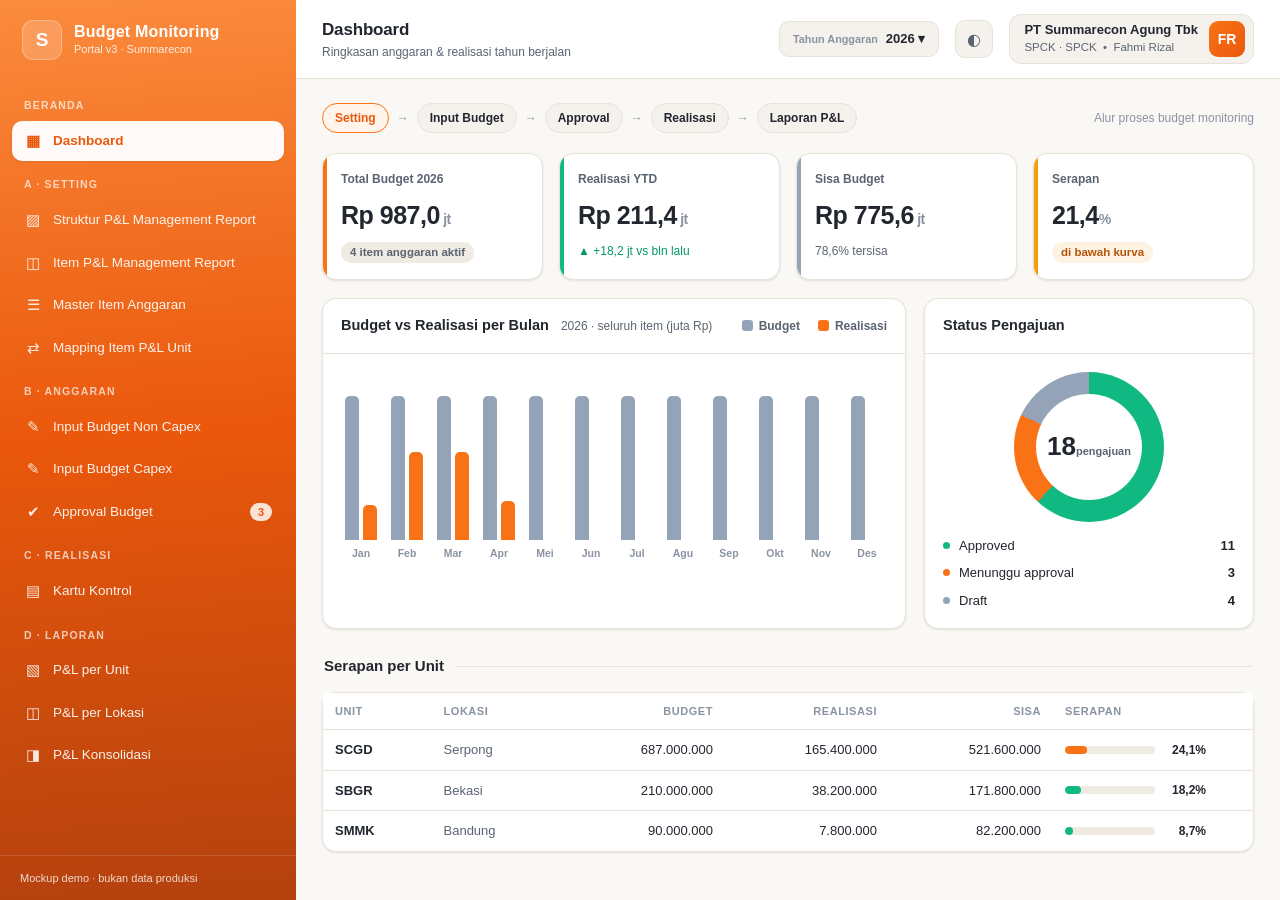
<file: budget-monitoring-mockup.html>
<!doctype html>
<html lang="id">
<head>
<meta charset="utf-8">
<meta name="viewport" content="width=device-width, initial-scale=1">
<title>Budget Monitoring — Mockup Demo (Portal v3 · Summarecon)</title>
<style>
  /* ============ TOKENS ============ */
  :root{
    --bg:#FAF8F5; --surface:#FFFFFF; --surface-2:#F5F2ED; --surface-3:#EFEAE2;
    --border:#E8E2D9; --border-strong:#D8CFC2;
    --ink:#22262E; --ink-2:#5B6472; --ink-3:#8A93A2;
    --brand:#F97316; --brand-600:#EA580C; --brand-050:#FFF3EA;
    --sage:#10B981; --sage-600:#059669; --sage-050:#E9F8F1;
    --good:#10B981; --good-bg:#E9F8F1;
    --warn:#F59E0B; --warn-bg:#FEF3E2;
    --crit:#EF4444; --crit-bg:#FCEBEB;
    --info:#3B82F6; --info-bg:#EAF1FE;
    --slate:#94A3B8;
    --sidebar-grad:linear-gradient(176deg,#FB8B3D 0%,#EA580C 48%,#B4410E 100%);
    --shadow-sm:0 1px 2px rgba(40,30,15,.06),0 1px 3px rgba(40,30,15,.05);
    --shadow-md:0 4px 14px rgba(40,30,15,.09);
    --radius:14px; --radius-sm:10px;
    --ff:"Segoe UI Variable","Segoe UI",-apple-system,BlinkMacSystemFont,Roboto,Helvetica,Arial,sans-serif;
    --fn:tabular-nums;
  }
  @media (prefers-color-scheme:dark){
    :root{
      --bg:#14171C; --surface:#1B1F26; --surface-2:#222833; --surface-3:#2A313D;
      --border:#2C333F; --border-strong:#3A424F;
      --ink:#ECEFF3; --ink-2:#A5AEBC; --ink-3:#727C8B;
      --brand:#FB923C; --brand-600:#F97316; --brand-050:#2A2016;
      --sage:#34D399; --sage-600:#10B981; --sage-050:#122a22;
      --good:#34D399; --good-bg:#122a22;
      --warn:#FBBF24; --warn-bg:#2c2411;
      --crit:#F87171; --crit-bg:#2c1717;
      --info:#60A5FA; --info-bg:#16233b;
      --slate:#64748B;
      --shadow-sm:0 1px 2px rgba(0,0,0,.3); --shadow-md:0 6px 18px rgba(0,0,0,.35);
    }
  }
  :root[data-theme="dark"]{
      --bg:#14171C; --surface:#1B1F26; --surface-2:#222833; --surface-3:#2A313D;
      --border:#2C333F; --border-strong:#3A424F;
      --ink:#ECEFF3; --ink-2:#A5AEBC; --ink-3:#727C8B;
      --brand:#FB923C; --brand-600:#F97316; --brand-050:#2A2016;
      --sage:#34D399; --sage-600:#10B981; --sage-050:#122a22;
      --good:#34D399; --good-bg:#122a22; --warn:#FBBF24; --warn-bg:#2c2411;
      --crit:#F87171; --crit-bg:#2c1717; --info:#60A5FA; --info-bg:#16233b; --slate:#64748B;
      --shadow-sm:0 1px 2px rgba(0,0,0,.3); --shadow-md:0 6px 18px rgba(0,0,0,.35);
  }
  :root[data-theme="light"]{
      --bg:#FAF8F5; --surface:#FFFFFF; --surface-2:#F5F2ED; --surface-3:#EFEAE2;
      --border:#E8E2D9; --border-strong:#D8CFC2; --ink:#22262E; --ink-2:#5B6472; --ink-3:#8A93A2;
      --brand:#F97316; --brand-600:#EA580C; --brand-050:#FFF3EA; --sage:#10B981; --sage-600:#059669;
      --good:#10B981; --good-bg:#E9F8F1; --warn:#F59E0B; --warn-bg:#FEF3E2; --crit:#EF4444; --crit-bg:#FCEBEB;
      --info:#3B82F6; --info-bg:#EAF1FE; --slate:#94A3B8;
      --shadow-sm:0 1px 2px rgba(40,30,15,.06),0 1px 3px rgba(40,30,15,.05); --shadow-md:0 4px 14px rgba(40,30,15,.09);
  }

  /* ============ RESET ============ */
  *{box-sizing:border-box}
  html,body{margin:0;height:100%}
  body{font-family:var(--ff);background:var(--bg);color:var(--ink);font-size:14px;line-height:1.5;-webkit-font-smoothing:antialiased}
  button{font-family:inherit;cursor:pointer}
  ::selection{background:var(--brand-050)}
  h1,h2,h3,h4,p{margin:0}

  /* ============ APP SHELL ============ */
  .app{display:grid;grid-template-columns:296px 1fr;height:100vh;overflow:hidden}
  .sidebar{background:var(--sidebar-grad);color:#fff;display:flex;flex-direction:column;overflow:hidden}
  .brand{display:flex;align-items:center;gap:12px;padding:20px 22px 16px}
  .brand .logo{width:40px;height:40px;border-radius:11px;background:rgba(255,255,255,.18);display:grid;place-items:center;font-weight:800;font-size:19px;backdrop-filter:blur(4px);box-shadow:inset 0 0 0 1px rgba(255,255,255,.25)}
  .brand .bt{font-weight:800;font-size:16px;letter-spacing:.2px;line-height:1.15}
  .brand .bs{font-size:11px;opacity:.85;font-weight:500}
  .nav{flex:1;overflow-y:auto;padding:6px 12px 24px}
  .nav::-webkit-scrollbar{width:6px}.nav::-webkit-scrollbar-thumb{background:rgba(255,255,255,.25);border-radius:4px}
  .nav-group{margin-top:16px}
  .nav-group>span{display:block;font-size:10.5px;font-weight:700;letter-spacing:.11em;text-transform:uppercase;opacity:.7;padding:0 12px 7px}
  .nav a{display:flex;align-items:center;gap:11px;padding:9px 12px;border-radius:10px;color:#fff;text-decoration:none;font-weight:500;font-size:13.5px;opacity:.92;margin-bottom:2px;transition:background .12s,opacity .12s}
  .nav a .ic{width:18px;text-align:center;font-size:15px;opacity:.95}
  .nav a:hover{background:rgba(255,255,255,.13);opacity:1}
  .nav a.active{background:rgba(255,255,255,.96);color:var(--brand-600);opacity:1;font-weight:650;box-shadow:var(--shadow-sm)}
  .nav a.active .ic{opacity:1}
  .nav .badge{margin-left:auto;background:rgba(255,255,255,.9);color:var(--brand-600);font-size:11px;font-weight:700;padding:1px 8px;border-radius:20px}
  .nav a.active .badge{background:var(--brand);color:#fff}
  .side-foot{padding:14px 20px;font-size:11px;opacity:.8;border-top:1px solid rgba(255,255,255,.16)}

  /* ============ MAIN ============ */
  .main{display:flex;flex-direction:column;overflow:hidden}
  .topbar{display:flex;align-items:center;gap:16px;padding:14px 26px;background:var(--surface);border-bottom:1px solid var(--border);flex-shrink:0}
  .pagetitle{font-size:17px;font-weight:750;letter-spacing:-.01em}
  .pagesub{font-size:12px;color:var(--ink-2);margin-top:1px}
  .topbar .spacer{flex:1}
  .yr{display:flex;align-items:center;gap:8px;background:var(--surface-2);border:1px solid var(--border);padding:7px 13px;border-radius:10px;font-weight:600;font-size:13px}
  .yr small{color:var(--ink-3);font-weight:600}
  .pill{display:flex;align-items:center;gap:11px;background:var(--surface-2);border:1px solid var(--border);border-radius:12px;padding:6px 8px 6px 14px}
  .pill .who{line-height:1.25}
  .pill .who b{font-size:13px;font-weight:700;display:block}
  .pill .who span{font-size:11.5px;color:var(--ink-2)}
  .pill .av{width:36px;height:36px;border-radius:9px;background:linear-gradient(135deg,var(--brand),var(--brand-600));color:#fff;display:grid;place-items:center;font-weight:700;font-size:14px}
  .icbtn{width:38px;height:38px;border-radius:10px;border:1px solid var(--border);background:var(--surface-2);color:var(--ink-2);font-size:16px;display:grid;place-items:center}
  .icbtn:hover{color:var(--brand);border-color:var(--brand)}

  .content{flex:1;overflow-y:auto;padding:24px 26px 60px}
  .screen{display:none;animation:fade .25s ease}
  .screen.active{display:block}
  @keyframes fade{from{opacity:0;transform:translateY(6px)}to{opacity:1;transform:none}}
  @media (prefers-reduced-motion:reduce){.screen,.screen.active{animation:none}}

  /* ============ PRIMITIVES ============ */
  .card{background:var(--surface);border:1px solid var(--border);border-radius:var(--radius);box-shadow:var(--shadow-sm)}
  .card-h{display:flex;align-items:center;gap:12px;padding:16px 18px;border-bottom:1px solid var(--border)}
  .card-h h3{font-size:14.5px;font-weight:700}
  .card-h .sub{font-size:12px;color:var(--ink-2)}
  .card-b{padding:18px}
  .grid{display:grid;gap:18px}
  .row{display:flex;gap:18px;flex-wrap:wrap}
  .btn{display:inline-flex;align-items:center;gap:7px;border:1px solid var(--border-strong);background:var(--surface);color:var(--ink);padding:8px 15px;border-radius:10px;font-weight:600;font-size:13px}
  .btn:hover{border-color:var(--ink-3)}
  .btn.pri{background:linear-gradient(135deg,var(--brand),var(--brand-600));border:none;color:#fff;box-shadow:0 2px 8px rgba(234,88,12,.28)}
  .btn.pri:hover{filter:brightness(1.04)}
  .btn.ok{background:var(--sage);border:none;color:#fff}
  .btn.gh{background:transparent;border-color:transparent;color:var(--ink-2)}
  .btn.sm{padding:5px 11px;font-size:12px}
  .btn.dgr{color:var(--crit);border-color:var(--crit)}
  .tag{display:inline-flex;align-items:center;gap:5px;font-size:11.5px;font-weight:650;padding:2px 9px;border-radius:20px;white-space:nowrap}
  .tag.good{background:var(--good-bg);color:var(--sage-600)} :root[data-theme="dark"] .tag.good{color:var(--good)}
  .tag.warn{background:var(--warn-bg);color:#B45309} :root[data-theme="dark"] .tag.warn{color:var(--warn)}
  .tag.crit{background:var(--crit-bg);color:#B91C1C} :root[data-theme="dark"] .tag.crit{color:var(--crit)}
  .tag.info{background:var(--info-bg);color:#1D4ED8} :root[data-theme="dark"] .tag.info{color:var(--info)}
  .tag.mut{background:var(--surface-3);color:var(--ink-2)}
  .tag.brand{background:var(--brand-050);color:var(--brand-600)}
  .dot{width:7px;height:7px;border-radius:50%;display:inline-block}
  .muted{color:var(--ink-2)} .mut3{color:var(--ink-3)}
  .num{font-variant-numeric:var(--fn);font-feature-settings:"tnum"}
  .eyebrow{font-size:11px;font-weight:700;letter-spacing:.09em;text-transform:uppercase;color:var(--ink-3)}

  /* ============ KPI TILES ============ */
  .kpis{display:grid;grid-template-columns:repeat(4,1fr);gap:16px}
  .kpi{background:var(--surface);border:1px solid var(--border);border-radius:var(--radius);padding:16px 18px;box-shadow:var(--shadow-sm);position:relative;overflow:hidden}
  .kpi .lbl{font-size:12px;color:var(--ink-2);font-weight:600;display:flex;align-items:center;gap:7px}
  .kpi .val{font-size:25px;font-weight:800;letter-spacing:-.02em;margin-top:9px;font-variant-numeric:var(--fn)}
  .kpi .val small{font-size:14px;font-weight:700;color:var(--ink-3)}
  .kpi .meta{margin-top:7px;font-size:12px;color:var(--ink-2);display:flex;align-items:center;gap:6px}
  .kpi .stripe{position:absolute;left:0;top:0;bottom:0;width:4px}
  .kpi .ic{position:absolute;right:15px;top:15px;font-size:18px;opacity:.5}

  /* ============ TABLE ============ */
  .twrap{overflow-x:auto}
  table.t{width:100%;border-collapse:collapse;font-size:13px}
  table.t th{text-align:left;font-size:11px;letter-spacing:.05em;text-transform:uppercase;color:var(--ink-3);font-weight:700;padding:10px 12px;border-bottom:1px solid var(--border);white-space:nowrap;position:sticky;top:0;background:var(--surface)}
  table.t td{padding:10px 12px;border-bottom:1px solid var(--border);vertical-align:middle}
  table.t tr:last-child td{border-bottom:none}
  table.t tbody tr:hover{background:var(--surface-2)}
  table.t td.r,table.t th.r{text-align:right;font-variant-numeric:var(--fn)}
  table.t td.c,table.t th.c{text-align:center}
  .code{font-family:ui-monospace,"Cascadia Code",Consolas,monospace;font-size:12px;color:var(--ink-2);background:var(--surface-2);padding:1px 6px;border-radius:6px}

  /* P&L breadcrumb — lebar tiap level dikunci sama agar sejajar antar baris */
  .plmap{display:grid;grid-template-columns:repeat(4,210px) 150px;font-size:11.5px;line-height:1.3;align-items:center;white-space:nowrap}
  .plmap>span{padding-right:12px;position:relative;overflow:hidden;text-overflow:ellipsis}
  .plmap>span.l1{color:var(--brand-600);font-weight:700}
  :root[data-theme="dark"] .plmap>span.l1{color:var(--brand)}
  .plmap>span.sep,.plmap>span.st{padding-left:14px}
  .plmap>span.sep::before{content:"\203A";position:absolute;left:2px;color:var(--ink-3)}
  .plmap>span.st::before{content:"\B7";position:absolute;left:5px;color:var(--ink-3)}
  .plmap .na{color:var(--ink-3)}

  /* modal */
  .modal-ov{position:fixed;inset:0;background:rgba(25,18,8,.46);display:none;align-items:flex-start;justify-content:center;padding:56px 20px;z-index:100;overflow-y:auto}
  .modal-ov.open{display:flex}
  .modal{background:var(--surface);border:1px solid var(--border);border-radius:16px;box-shadow:0 24px 64px rgba(0,0,0,.32);width:100%;max-width:660px;animation:pop .18s ease}
  @keyframes pop{from{opacity:0;transform:translateY(-8px) scale(.99)}to{opacity:1;transform:none}}
  @media (prefers-reduced-motion:reduce){.modal{animation:none}}
  .modal-h{display:flex;align-items:center;padding:16px 20px;border-bottom:1px solid var(--border)}
  .modal-h h3{font-size:15.5px;font-weight:750}
  .modal-x{margin-left:auto;border:none;background:var(--surface-2);width:30px;height:30px;border-radius:8px;color:var(--ink-2);font-size:13px}
  .modal-x:hover{color:var(--crit);background:var(--crit-bg)}
  .modal-b{padding:20px}
  .modal-f{display:flex;justify-content:flex-end;gap:10px;padding:14px 20px;border-top:1px solid var(--border);background:var(--surface-2);border-radius:0 0 16px 16px}
  .fgrid2{display:grid;grid-template-columns:1fr 1fr;gap:14px 16px}
  .fgrid3{display:grid;grid-template-columns:1fr 1fr 1fr;gap:14px 16px}
  .fgrid5{display:grid;grid-template-columns:repeat(5,1fr);gap:14px 16px}
  .fgrid6{display:grid;grid-template-columns:repeat(6,1fr);gap:14px 16px}
  @media (max-width:1100px){.fgrid5,.fgrid6{grid-template-columns:repeat(2,1fr)}}
  .plpanel{margin-top:18px;background:var(--surface-2);border:1px solid var(--border);border-radius:12px;padding:16px 16px 18px}
  .panel-title{display:flex;align-items:baseline;gap:9px;flex-wrap:wrap;margin-bottom:13px}
  .panel-title b{font-size:13px;font-weight:750}
  .panel-title span{font-size:11.5px;color:var(--ink-3);font-weight:500}
  .modal-b .fld label{margin-bottom:6px}
  .fcol{display:grid;grid-template-columns:1fr;gap:12px}
  .inp.err{border-color:var(--crit);background:var(--crit-bg)}
  /* toast */
  .toast-wrap{position:fixed;right:22px;bottom:22px;display:flex;flex-direction:column;gap:10px;z-index:200}
  .toast{display:flex;align-items:center;gap:11px;background:var(--surface);border:1px solid var(--border);border-left:4px solid var(--sage);border-radius:11px;box-shadow:var(--shadow-md);padding:12px 16px;font-size:13px;font-weight:600;min-width:260px;transition:opacity .3s,transform .3s;animation:slidein .25s ease}
  @keyframes slidein{from{opacity:0;transform:translateX(24px)}to{opacity:1;transform:none}}
  .toast .tc{width:22px;height:22px;border-radius:50%;background:var(--sage);color:#fff;display:grid;place-items:center;font-size:12px;flex-shrink:0}
  /* Rencana Realisasi — tabel ringkas */
  #ibRealTable td{padding-top:6px;padding-bottom:6px;vertical-align:middle}
  #ibRealTable .inp,#ibRealTable .mi{font-size:12px}

  /* progress bar */
  .bar{height:8px;border-radius:6px;background:var(--surface-3);overflow:hidden;min-width:90px}
  .bar>i{display:block;height:100%;border-radius:6px}
  .barwrap{display:flex;align-items:center;gap:9px}
  .barwrap .pct{font-size:12px;font-weight:700;font-variant-numeric:var(--fn);min-width:42px;text-align:right}

  /* PL report */
  table.pl{width:100%;border-collapse:collapse;font-size:13px}
  table.pl th{font-size:11px;text-transform:uppercase;letter-spacing:.04em;color:var(--ink-3);font-weight:700;padding:9px 14px;border-bottom:2px solid var(--border-strong);white-space:nowrap}
  table.pl th.r,table.pl td.r{text-align:right;font-variant-numeric:var(--fn)}
  table.pl td{padding:8px 14px;border-bottom:1px solid var(--border)}
  table.pl tr.lvl1>td{font-weight:800;background:var(--surface-2)}
  table.pl tr.lvl2>td:first-child{padding-left:30px;font-weight:650}
  table.pl tr.lvl3>td:first-child{padding-left:48px;color:var(--ink-2)}
  table.pl tr.sub>td{font-weight:800;border-top:2px solid var(--border-strong);border-bottom:2px solid var(--border-strong)}
  table.pl tr.grand>td{font-weight:800;background:var(--brand-050);color:var(--brand-600);border-bottom:none}
  table.pl tr.rev td{color:var(--ink-3)}
  table.pl .vpos{color:var(--sage-600);font-weight:650} :root[data-theme="dark"] table.pl .vpos{color:var(--good)}
  table.pl .vneg{color:var(--crit);font-weight:650}

  /* mini bar chart */
  .chart{display:flex;align-items:flex-end;gap:14px;height:190px;padding:10px 4px 0}
  .col{flex:1;display:flex;flex-direction:column;align-items:center;gap:6px;height:100%;justify-content:flex-end}
  .col .stack{display:flex;align-items:flex-end;gap:4px;height:100%;width:100%;justify-content:center}
  .col .b1,.col .b2{width:14px;border-radius:5px 5px 0 0;transition:height .3s}
  .col .b1{background:var(--slate)}
  .col .b2{background:var(--brand)}
  .col .xl{font-size:10.5px;color:var(--ink-3);font-weight:600}
  .legend{display:flex;gap:18px;align-items:center;font-size:12px;color:var(--ink-2);font-weight:600}
  .legend i{width:11px;height:11px;border-radius:3px;display:inline-block;margin-right:6px;vertical-align:-1px}

  /* donut */
  .donut{width:150px;height:150px;border-radius:50%;display:grid;place-items:center;position:relative}
  .donut::after{content:"";position:absolute;inset:22px;background:var(--surface);border-radius:50%}
  .donut .dc{position:relative;z-index:1;text-align:center}
  .donut .dc b{font-size:26px;font-weight:800;font-variant-numeric:var(--fn)}
  .donut .dc span{font-size:11px;color:var(--ink-2);font-weight:600}

  /* approval chain */
  .chain{display:flex;align-items:center;gap:0;flex-wrap:wrap}
  .step{display:flex;align-items:center;gap:9px}
  .step .cn{width:26px;height:26px;border-radius:50%;display:grid;place-items:center;font-size:12px;font-weight:800;flex-shrink:0}
  .step.done .cn{background:var(--sage);color:#fff}
  .step.now .cn{background:var(--brand);color:#fff;box-shadow:0 0 0 4px var(--brand-050)}
  .step.wait .cn{background:var(--surface-3);color:var(--ink-3)}
  .step .sl{font-size:12px;line-height:1.2}
  .step .sl b{font-weight:700;display:block;font-size:12.5px}
  .step .sl span{color:var(--ink-3);font-size:11px}
  .lnk{flex:1;height:2px;background:var(--border-strong);min-width:26px;margin:0 10px}
  .lnk.done{background:var(--sage)}

  /* form */
  .fgrid{display:grid;grid-template-columns:repeat(4,1fr);gap:14px 18px}
  .fld label{font-size:11.5px;font-weight:650;color:var(--ink-2);display:block;margin-bottom:5px}
  .inp{width:100%;padding:8px 11px;border:1px solid var(--border-strong);border-radius:9px;background:var(--surface-2);color:var(--ink);font-size:13px;font-family:inherit}
  .inp:focus{outline:2px solid var(--brand);outline-offset:0;border-color:var(--brand);background:var(--surface)}
  select.inp{appearance:none;background-image:linear-gradient(45deg,transparent 50%,var(--ink-3) 50%),linear-gradient(135deg,var(--ink-3) 50%,transparent 50%);background-position:calc(100% - 16px) 15px,calc(100% - 11px) 15px;background-size:5px 5px,5px 5px;background-repeat:no-repeat}
  .month-grid{display:grid;grid-template-columns:repeat(6,1fr);gap:9px}
  .mcell label{font-size:10.5px;color:var(--ink-3);font-weight:700;text-transform:uppercase;letter-spacing:.03em}
  .mcell .mi{width:100%;padding:6px 8px;border:1px solid var(--border);border-radius:8px;background:var(--surface-2);font-size:12px;font-variant-numeric:var(--fn);text-align:right;color:var(--ink)}
  .mcell.bu .mi{border-left:3px solid var(--brand)}
  .mcell.f .mi{border-left:3px solid var(--slate);color:var(--ink-2)}

  /* tabs */
  .tabs{display:flex;gap:4px;background:var(--surface-2);padding:4px;border-radius:11px;border:1px solid var(--border)}
  .tabs button{border:none;background:transparent;color:var(--ink-2);padding:7px 15px;border-radius:8px;font-weight:650;font-size:13px}
  .tabs button.on{background:var(--surface);color:var(--brand-600);box-shadow:var(--shadow-sm)}
  :root[data-theme="dark"] .tabs button.on{color:var(--brand)}

  .banner{display:flex;align-items:flex-start;gap:11px;padding:12px 15px;border-radius:11px;font-size:12.5px;line-height:1.45}
  .banner.info{background:var(--info-bg);color:#1D4ED8;border:1px solid #C7D9FA} :root[data-theme="dark"] .banner.info{color:var(--info);border-color:#243a5e}
  .banner.warn{background:var(--warn-bg);color:#92400E;border:1px solid #F5D9A8} :root[data-theme="dark"] .banner.warn{color:var(--warn);border-color:#4a3a15}
  .banner b{font-weight:750}

  .flow{display:flex;align-items:center;gap:8px;flex-wrap:wrap;font-size:12px;color:var(--ink-2)}
  .flow .n{background:var(--surface-2);border:1px solid var(--border);padding:5px 12px;border-radius:20px;font-weight:650;color:var(--ink)}
  .flow .n.on{background:var(--brand-050);border-color:var(--brand);color:var(--brand-600)}
  .flow .ar{color:var(--ink-3);font-weight:800}

  .sect-title{display:flex;align-items:center;gap:12px;margin:26px 2px 14px}
  .sect-title h2{font-size:15px;font-weight:750}
  .sect-title .ln{flex:1;height:1px;background:var(--border)}

  @media (max-width:1180px){.kpis{grid-template-columns:repeat(2,1fr)}.fgrid{grid-template-columns:repeat(2,1fr)}}
  @media (max-width:900px){.app{grid-template-columns:1fr}.sidebar{display:none}}
</style>
</head>
<body>
<div class="app">
  <!-- ============ SIDEBAR ============ -->
  <aside class="sidebar">
    <div class="brand">
      <div class="logo">S</div>
      <div><div class="bt">Budget Monitoring</div><div class="bs">Portal v3 · Summarecon</div></div>
    </div>
    <nav class="nav" id="nav">
      <div class="nav-group"><span>Beranda</span>
        <a data-s="dashboard" class="active"><span class="ic">▦</span> Dashboard</a>
      </div>
      <div class="nav-group"><span>A · Setting</span>
        <a data-s="master-pl"><span class="ic">▨</span> Struktur P&amp;L Management Report</a>
        <a data-s="item-pl"><span class="ic">◫</span> Item P&amp;L Management Report</a>
        <a data-s="master"><span class="ic">☰</span> Master Item Anggaran</a>
        <a data-s="mapping"><span class="ic">⇄</span> Mapping Item P&amp;L Unit</a>
      </div>
      <div class="nav-group"><span>B · Anggaran</span>
        <a data-s="input"><span class="ic">✎</span> Input Budget Non Capex</a>
        <a data-s="input-cx"><span class="ic">✎</span> Input Budget Capex</a>
        <a data-s="approval"><span class="ic">✔</span> Approval Budget <span class="badge">3</span></a>
      </div>
      <div class="nav-group"><span>C · Realisasi</span>
        <a data-s="kartu"><span class="ic">▤</span> Kartu Kontrol</a>
      </div>
      <div class="nav-group"><span>D · Laporan</span>
        <a data-s="pl-unit"><span class="ic">▧</span> P&amp;L per Unit</a>
        <a data-s="pl-lokasi"><span class="ic">◫</span> P&amp;L per Lokasi</a>
        <a data-s="pl-konsol"><span class="ic">◨</span> P&amp;L Konsolidasi</a>
      </div>
    </nav>
    <div class="side-foot">Mockup demo · bukan data produksi</div>
  </aside>

  <!-- ============ MAIN ============ -->
  <div class="main">
    <div class="topbar">
      <div>
        <div class="pagetitle" id="ptitle">Dashboard</div>
        <div class="pagesub" id="psub">Ringkasan anggaran &amp; realisasi tahun berjalan</div>
      </div>
      <div class="spacer"></div>
      <div class="yr"><small>Tahun Anggaran</small> 2026 ▾</div>
      <button class="icbtn" id="themeBtn" title="Ganti tema">◐</button>
      <div class="pill">
        <div class="who"><b>PT Summarecon Agung Tbk</b><span>SPCK · SPCK &nbsp;•&nbsp; Fahmi Rizal</span></div>
        <div class="av">FR</div>
      </div>
    </div>

    <div class="content">

      <!-- ================= DASHBOARD ================= -->
      <section class="screen active" id="s-dashboard">
        <div class="flow" style="margin-bottom:20px">
          <span class="n on">Setting</span><span class="ar">→</span>
          <span class="n">Input Budget</span><span class="ar">→</span>
          <span class="n">Approval</span><span class="ar">→</span>
          <span class="n">Realisasi</span><span class="ar">→</span>
          <span class="n">Laporan P&amp;L</span>
          <span style="margin-left:auto;color:var(--ink-3)">Alur proses budget monitoring</span>
        </div>

        <div class="kpis">
          <div class="kpi"><div class="stripe" style="background:var(--brand)"></div><div class="lbl">Total Budget 2026</div><div class="val">Rp 987,0<small> jt</small></div><div class="meta"><span class="tag mut">4 item anggaran aktif</span></div></div>
          <div class="kpi"><div class="stripe" style="background:var(--sage)"></div><div class="lbl">Realisasi YTD</div><div class="val">Rp 211,4<small> jt</small></div><div class="meta vpos" style="color:var(--sage-600)">▲ +18,2 jt vs bln lalu</div></div>
          <div class="kpi"><div class="stripe" style="background:var(--slate)"></div><div class="lbl">Sisa Budget</div><div class="val">Rp 775,6<small> jt</small></div><div class="meta">78,6% tersisa</div></div>
          <div class="kpi"><div class="stripe" style="background:var(--warn)"></div><div class="lbl">Serapan</div><div class="val">21,4<small>%</small></div><div class="meta"><span class="tag warn">di bawah kurva</span></div></div>
        </div>

        <div class="grid" style="grid-template-columns:1.6fr 1fr;margin-top:18px">
          <div class="card">
            <div class="card-h"><h3>Budget vs Realisasi per Bulan</h3><span class="sub">2026 · seluruh item (juta Rp)</span>
              <div style="margin-left:auto" class="legend"><span><i style="background:var(--slate)"></i>Budget</span><span><i style="background:var(--brand)"></i>Realisasi</span></div>
            </div>
            <div class="card-b">
              <div class="chart" id="chart1"></div>
            </div>
          </div>
          <div class="card">
            <div class="card-h"><h3>Status Pengajuan</h3></div>
            <div class="card-b" style="display:flex;flex-direction:column;align-items:center;gap:14px">
              <div class="donut" style="background:conic-gradient(var(--sage) 0 62%,var(--brand) 62% 82%,var(--slate) 82% 100%)">
                <div class="dc"><b>18</b><span>pengajuan</span></div>
              </div>
              <div style="width:100%;display:flex;flex-direction:column;gap:8px">
                <div style="display:flex;align-items:center;gap:9px;font-size:13px"><span class="dot" style="background:var(--sage)"></span>Approved <b style="margin-left:auto" class="num">11</b></div>
                <div style="display:flex;align-items:center;gap:9px;font-size:13px"><span class="dot" style="background:var(--brand)"></span>Menunggu approval <b style="margin-left:auto" class="num">3</b></div>
                <div style="display:flex;align-items:center;gap:9px;font-size:13px"><span class="dot" style="background:var(--slate)"></span>Draft <b style="margin-left:auto" class="num">4</b></div>
              </div>
            </div>
          </div>
        </div>

        <div class="sect-title"><h2>Serapan per Unit</h2><div class="ln"></div></div>
        <div class="card"><div class="twrap"><table class="t">
          <thead><tr><th>Unit</th><th>Lokasi</th><th class="r">Budget</th><th class="r">Realisasi</th><th class="r">Sisa</th><th style="width:200px">Serapan</th></tr></thead>
          <tbody>
            <tr><td><b>SCGD</b></td><td class="muted">Serpong</td><td class="r num">687.000.000</td><td class="r num">165.400.000</td><td class="r num">521.600.000</td><td><div class="barwrap"><div class="bar"><i style="width:24%;background:var(--brand)"></i></div><span class="pct">24,1%</span></div></td></tr>
            <tr><td><b>SBGR</b></td><td class="muted">Bekasi</td><td class="r num">210.000.000</td><td class="r num">38.200.000</td><td class="r num">171.800.000</td><td><div class="barwrap"><div class="bar"><i style="width:18%;background:var(--sage)"></i></div><span class="pct">18,2%</span></div></td></tr>
            <tr><td><b>SMMK</b></td><td class="muted">Bandung</td><td class="r num">90.000.000</td><td class="r num">7.800.000</td><td class="r num">82.200.000</td><td><div class="barwrap"><div class="bar"><i style="width:9%;background:var(--sage)"></i></div><span class="pct">8,7%</span></div></td></tr>
          </tbody>
        </table></div></div>
      </section>

      <!-- ================= MASTER STRUKTUR P&L ================= -->
      <section class="screen" id="s-master-pl">
        <div class="banner info" style="margin-bottom:16px"><span>ⓘ</span><div>Master struktur <b>P&amp;L Management Report</b> per level (L1 → L4) beserta <b>Status 1</b> &amp; <b>Status 2</b>. Nilai di sini yang akan muncul sebagai pilihan saat menambah Item Anggaran. Di-setup oleh FA Corp.</div></div>
        <div class="card" style="margin-bottom:16px"><div class="card-b" style="display:flex;gap:14px;flex-wrap:wrap;align-items:flex-end">
          <div class="fld" style="flex:1;min-width:230px"><label>Cari</label><input id="plmSearch" class="inp" placeholder="Cari nama level…"></div>
          <div class="fld"><label>Level</label><select id="plmLevel" class="inp" style="width:150px"><option value="">Semua Level</option><option value="L1">L1</option><option value="L2">L2</option><option value="L3">L3</option><option value="L4">L4</option><option value="S1">Status 1</option><option value="S2">Status 2</option></select></div>
          <div class="fld"><label>Segmen</label><select id="plmSeg" class="inp" style="width:130px"><option value="">Semua</option><option>PDV</option><option>IVP</option><option>All</option></select></div>
        </div></div>
        <div class="card">
          <div class="card-h"><h3>Struktur P&amp;L Management Report</h3><span class="sub"><b id="plmCount">0</b> item</span>
            <div style="margin-left:auto"><button class="btn pri sm" id="plmAddBtn">+ Item P&amp;L</button></div>
          </div>
          <div class="twrap"><table class="t" id="plmTable"><thead><tr><th style="width:130px">Level</th><th>Nama</th><th class="c" style="width:120px">Segmen</th><th class="c" style="width:100px">Aktif</th></tr></thead><tbody></tbody></table></div>
        </div>
      </section>

      <!-- ================= ITEM P&L MANAGEMENT REPORT ================= -->
      <section class="screen" id="s-item-pl">
        <div class="banner info" style="margin-bottom:16px"><span>ⓘ</span><div>Hasil <b>mapping kombinasi</b> struktur P&amp;L Management Report: tiap baris = satu jalur <b>L1 › L2 › L3 › L4</b> + flag <b>Status Standard</b> (Standard / Non Standard → disimpan sbg <b>attr.fg_standard</b> di tabel <b>bm_item_pl</b>). Pilihan level diambil dari master Struktur P&amp;L. Di-setup oleh FA Corp.</div></div>
        <div class="card" style="margin-bottom:16px"><div class="card-b" style="display:flex;gap:14px;flex-wrap:wrap;align-items:flex-end">
          <div class="fld" style="flex:1;min-width:230px"><label>Cari</label><input id="ipSearch" class="inp" placeholder="Cari pos P&amp;L / detail…"></div>
          <div class="fld"><label>Pos P&amp;L (L1)</label><select id="ipL1" class="inp" style="width:215px"><option value="">Semua</option></select></div>
          <div class="fld"><label>Status Standard</label><select id="ipSt" class="inp" style="width:170px"><option value="">Semua</option><option>Standard</option><option>Non Standard</option></select></div>
          <div class="fld"><label>Segmen</label><select id="ipSeg" class="inp" style="width:120px"><option value="">Semua</option><option>PDV</option><option>IVP</option><option>All</option></select></div>
          <button class="btn sm" id="ipReset">↺ Reset</button>
        </div></div>
        <div class="card">
          <div class="card-h"><h3>Item P&amp;L Management Report</h3><span class="sub"><b id="ipCount">0</b> mapping</span>
            <div style="margin-left:auto"><button class="btn pri sm" id="ipAddBtn">+ Mapping P&amp;L</button></div>
          </div>
          <div class="twrap"><table class="t" id="ipTable">
            <thead><tr><th style="min-width:820px">Pemetaan P&amp;L <span style="font-weight:400;text-transform:none;letter-spacing:0;color:var(--ink-3)">(L1 › L2 › L3 › L4)</span></th><th class="c" style="width:170px">Status Standard</th><th class="c" style="width:110px">Segmen</th><th class="c" style="width:100px">Aktif</th></tr></thead>
            <tbody></tbody>
          </table></div>
        </div>
      </section>

      <!-- ================= MASTER ITEM ANGGARAN ================= -->
      <section class="screen" id="s-master">
        <div class="banner info" style="margin-bottom:16px"><span>ⓘ</span><div>Item anggaran non-capex dipetakan ke struktur <b>P&amp;L Management Report</b> 4 level (L1 › L2 › L3 › L4 · Status). <b>Capex tidak punya pemetaan P&amp;L</b> (kolom "—"). Pemetaan Cash Flow Unit/Lokasi diatur di menu tersendiri. Di-setup oleh FA Corp.</div></div>

        <!-- Filter & Search — komponen standar untuk semua layar daftar -->
        <div class="card" style="margin-bottom:16px"><div class="card-b" style="display:flex;gap:14px;flex-wrap:wrap;align-items:flex-end">
          <div class="fld" style="flex:1;min-width:230px"><label>Cari</label><input id="mSearch" class="inp" placeholder="Cari item anggaran / pos P&amp;L…"></div>
          <div class="fld"><label>Jenis</label><select id="mKat" class="inp" style="width:150px"><option value="">Semua</option><option>Capex</option><option>Non-Capex</option></select></div>
          <div class="fld"><label>Pos P&amp;L (L1)</label><select id="mL1" class="inp" style="width:215px"><option value="">Semua</option><option>Selling Expense</option><option>Beban Umum dan Administrasi</option><option>GA Expense standard</option><option>Investing</option></select></div>
          <div class="fld"><label>Segmen</label><select id="mSeg" class="inp" style="width:120px"><option value="">Semua</option><option>PDV</option><option>IVP</option><option>All</option></select></div>
          <button class="btn sm" id="mReset">↺ Reset</button>
        </div></div>

        <div class="card">
          <div class="card-h"><h3>Master Item Anggaran</h3><span class="sub"><b id="mCount">9</b> item ditampilkan</span>
            <div style="margin-left:auto;display:flex;gap:9px"><button class="btn sm" id="mExport">⤓ Export</button><button class="btn pri sm" id="mAddBtn">+ Item Anggaran</button></div>
          </div>
          <div class="twrap"><table class="t" id="mTable">
            <thead><tr><th>Item Anggaran</th><th style="width:130px">Jenis</th><th style="min-width:900px">Pemetaan P&amp;L <span style="font-weight:400;text-transform:none;letter-spacing:0;color:var(--ink-3)">(L1 › L2 › L3 › L4 · Status Standard)</span></th><th class="c">Segmen</th><th class="c">Aktif</th></tr></thead>
            <tbody></tbody>
          </table></div>
        </div>
      </section>

      <!-- ================= MAPPING COA -> PL ================= -->
      <section class="screen" id="s-mapping">
        <div class="banner info" style="margin-bottom:16px"><span>ⓘ</span><div><b>Jembatan konsolidasi.</b> Tiap COA milik unit dipetakan ke sebuah <b>item anggaran</b>, dan otomatis mengikuti <b>baris P&amp;L Unit</b> (laporan per unit) serta <b>baris P&amp;L Konsolidasi</b> (console all) dari item tersebut — sehingga COA berbeda antar unit bisa diringkas ke satu struktur P&amp;L bersama.</div></div>
        <div class="card" style="margin-bottom:16px"><div class="card-b" style="display:flex;gap:14px;flex-wrap:wrap;align-items:flex-end">
          <div class="fld" style="flex:1;min-width:230px"><label>Cari</label><input id="cSearch" class="inp" placeholder="Cari no. COA / nama COA…"></div>
          <div class="fld"><label>Unit</label><select id="cUnit" class="inp" style="width:140px"><option value="">Semua</option><option>SCGD</option><option>SBGR</option><option>SMMK</option></select></div>
          <div class="fld"><label>Item Anggaran</label><select id="cItem" class="inp" style="width:210px"><option value="">Semua</option></select></div>
          <button class="btn sm" id="cReset">↺ Reset</button>
        </div></div>
        <div class="card">
          <div class="card-h"><h3>Mapping Item P&amp;L Unit</h3><span class="sub"><b id="cCount">0</b> COA terpetakan</span>
            <div style="margin-left:auto"><button class="btn pri sm" id="cAddBtn">+ Mapping</button></div>
          </div>
          <div class="twrap"><table class="t" id="cTable">
            <thead><tr><th style="width:70px">Unit</th><th>No. COA</th><th>Nama COA</th><th>Item Anggaran</th><th>→ P&amp;L Unit</th><th>→ P&amp;L Konsolidasi</th></tr></thead>
            <tbody>
              <tr data-unit="SCGD" data-item="Media promosi" data-name="6-1201-001 beban iklan & promosi"><td class="mut3">SCGD</td><td><span class="code">6-1201-001</span></td><td>Beban Iklan &amp; Promosi</td><td>Media promosi</td><td class="muted">Selling Exp › Media promosi</td><td class="muted">Selling Expense › Media promosi</td></tr>
              <tr data-unit="SCGD" data-item="Beban gedung" data-name="6-1301-004 beban sewa gedung kantor"><td class="mut3">SCGD</td><td><span class="code">6-1301-004</span></td><td>Beban Sewa Gedung Kantor</td><td>Beban gedung</td><td class="muted">GA Other › Beban gedung</td><td class="muted">Beban Umum &amp; Adm › Beban gedung</td></tr>
              <tr data-unit="SCGD" data-item="Beban asuransi" data-name="6-1305-002 premi asuransi bangunan"><td class="mut3">SCGD</td><td><span class="code">6-1305-002</span></td><td>Premi Asuransi Bangunan</td><td>Beban asuransi</td><td class="muted">GA Other › Beban asuransi</td><td class="muted">Beban Umum &amp; Adm › Beban asuransi</td></tr>
              <tr data-unit="SCGD" data-item="Gaji tetap" data-name="6-1101-001 gaji karyawan tetap"><td class="mut3">SCGD</td><td><span class="code">6-1101-001</span></td><td>Gaji Karyawan Tetap</td><td>Gaji tetap</td><td class="muted">GA Employee › Gaji tetap</td><td class="muted">Beban Kepegawaian › Gaji tetap</td></tr>
              <tr data-unit="SCGD" data-item="Event" data-name="6-1210-007 biaya penyelenggaraan event"><td class="mut3">SCGD</td><td><span class="code">6-1210-007</span></td><td>Biaya Penyelenggaraan Event</td><td>Event</td><td class="muted">Selling Exp › Event</td><td class="muted">Selling Expense › Event</td></tr>
              <tr data-unit="SCGD" data-item="Beban kantor" data-name="6-1302-001 beban atk & rumah tangga"><td class="mut3">SCGD</td><td><span class="code">6-1302-001</span></td><td>Beban ATK &amp; Rumah Tangga</td><td>Beban kantor</td><td class="muted">GA Other › Beban kantor</td><td class="muted">Beban Umum &amp; Adm › Beban kantor</td></tr>
              <tr data-unit="SBGR" data-item="Media promosi" data-name="6-1201-001 beban iklan bekasi"><td class="mut3">SBGR</td><td><span class="code">6-1201-001</span></td><td>Beban Iklan Bekasi</td><td>Media promosi</td><td class="muted">Selling Exp › Media promosi</td><td class="muted">Selling Expense › Media promosi</td></tr>
              <tr data-unit="SBGR" data-item="Gaji tetap" data-name="6-1101-005 gaji karyawan bekasi"><td class="mut3">SBGR</td><td><span class="code">6-1101-005</span></td><td>Gaji Karyawan Bekasi</td><td>Gaji tetap</td><td class="muted">GA Employee › Gaji tetap</td><td class="muted">Beban Kepegawaian › Gaji tetap</td></tr>
            </tbody>
          </table></div>
        </div>
      </section>

      <!-- ================= INPUT BUDGET ================= -->
      <section class="screen" id="s-input">
        <div class="flow" style="margin-bottom:18px">
          <span class="n">Draft</span><span class="ar">→</span><span class="n on">Diisi</span><span class="ar">→</span><span class="n">Diajukan</span><span class="ar">→</span><span class="n">Approval berjenjang</span>
        </div>

        <!-- Detail pengajuan terpilih -->
        <div class="card" style="margin-bottom:18px">
          <div class="card-h"><h3>Detail Pengajuan — <span id="ibDetNo">—</span></h3><span class="sub" id="ibStatus">Status: Draft</span>
            <div style="margin-left:auto;display:flex;gap:9px"><button class="btn sm" id="ibPickBtn">🔭 Daftar Pengajuan</button><button class="btn sm" id="ibDraft">Simpan Draft</button><button class="btn pri sm" id="ibAjukan">Ajukan ▸</button></div>
          </div>
          <div class="card-b">
            <div class="fgrid5">
              <div class="fld"><label>Jenis Pengajuan <span style="font-weight:400;color:var(--ink-3)">(req_type)</span></label><select class="inp" id="ibhJenis"><option>Budget</option><option>Non Budget</option><option>Revised</option></select></div>
              <div class="fld"><label>No. Pengajuan</label><input class="inp" id="ibhNo" readonly></div>
              <div class="fld"><label>Tahun Pengajuan</label><select class="inp" id="ibhThn"><option>2026</option><option>2027</option></select></div>
              <div class="fld"><label>Departemen HR</label><select class="inp" id="ibhDept"><option>HR&amp;GA</option><option>Marketing</option><option>Finance &amp; Accounting</option><option>IT</option><option>GA</option></select></div>
              <div class="fld"><label>Departemen Budget</label><input class="inp" id="ibhDeptB" readonly></div>
            </div>
          </div>
        </div>

        <div class="card" style="margin-bottom:18px">
          <div class="card-h"><h3>Rincian Item</h3><span class="sub">klik baris untuk mengisi rencana realisasi · <b id="ibKatLabel">—</b></span><button class="btn pri sm" style="margin-left:auto" id="ibAddBtn">+ Baris</button></div>
          <div class="twrap"><table class="t" id="ibTable">
            <thead><tr><th>Item Anggaran</th><th>Nama Item Budget</th><th class="r">Qty</th><th>Satuan</th><th class="r">Harga Satuan</th><th class="r">Total Setahun</th><th>Jenis</th><th>Keterangan</th></tr></thead>
            <tbody></tbody>
            <tfoot><tr><td colspan="5" style="text-align:right;font-weight:700;padding:12px">Total Pengajuan</td><td class="r num" id="ibTotal" style="font-weight:800;font-size:15px;color:var(--brand-600)">0</td><td></td><td></td></tr></tfoot>
          </table></div>
        </div>

        <div class="card">
          <div class="card-h"><h3>Rencana Realisasi — <span id="ibPhaseName">—</span></h3><span class="sub" id="ibPhaseSub">mengikuti rincian yang dipilih</span></div>
          <div class="card-b">
            <div class="twrap"><table class="t" id="ibRealTable" style="min-width:860px">
              <thead><tr><th style="width:120px">Periode</th><th class="r" style="width:88px">Qty</th><th class="r" style="width:150px">Nilai (Rp)</th><th style="width:220px">Jenis <span style="font-weight:400;text-transform:none;letter-spacing:0;color:var(--ink-3)">(dari Rincian Item)</span></th></tr></thead>
              <tbody></tbody>
              <tfoot><tr><td style="font-weight:700;padding:12px">Total</td><td class="r num" id="ibRealQty" style="font-weight:700">0</td><td class="r num" id="ibRealTot" style="font-weight:800;color:var(--brand-600)">0</td><td></td></tr></tfoot>
            </table></div>
            <div class="banner warn" style="margin-top:16px"><span>⚠</span><div><b>Kontrol:</b> pengambilan budget hanya bisa <b>maju</b>, tidak boleh mundur ke bulan yang sudah lewat. Nilai = Qty × Harga Satuan (dari master). Kolom <b>Jenis</b> tiap bulan mengikuti <b>Jenis</b> item di Rincian (disimpan di <b>bm_budget_req_est.kd_item_jenis</b>).</div></div>
          </div>
        </div>
      </section>

      <!-- ================= INPUT BUDGET CAPEX ================= -->
      <section class="screen" id="s-input-cx">
        <div class="banner info" style="margin-bottom:16px"><span>ⓘ</span><div>Pengajuan anggaran <b>Capex</b> (investasi). Dipetakan ke <b>Cash Flow</b> (bukan P&amp;L), <b>Segmen = All</b>. Kolom <b>Jenis</b> = klasifikasi capex (Baru / Perbaikan-Penggantian / Efisiensi / Generate Revenue).</div></div>
        <div class="flow" style="margin-bottom:18px">
          <span class="n">Draft</span><span class="ar">→</span><span class="n on">Diisi</span><span class="ar">→</span><span class="n">Diajukan</span><span class="ar">→</span><span class="n">Approval berjenjang</span>
        </div>
        <div class="card" style="margin-bottom:18px">
          <div class="card-h"><h3>Detail Pengajuan — <span id="cxDetNo">—</span></h3><span class="sub" id="cxStatus">Status: Draft</span>
            <div style="margin-left:auto;display:flex;gap:9px"><button class="btn sm" id="cxPickBtn">🔭 Daftar Pengajuan</button><button class="btn sm" id="cxDraft">Simpan Draft</button><button class="btn pri sm" id="cxAjukan">Ajukan ▸</button></div>
          </div>
          <div class="card-b">
            <div class="fgrid5">
              <div class="fld"><label>Jenis Pengajuan <span style="font-weight:400;color:var(--ink-3)">(req_type)</span></label><select class="inp" id="cxhJenis"><option>Budget</option><option>Non Budget</option><option>Revised</option></select></div>
              <div class="fld"><label>No. Pengajuan</label><input class="inp" id="cxhNo" readonly></div>
              <div class="fld"><label>Tahun Pengajuan</label><select class="inp" id="cxhThn"><option>2026</option><option>2027</option></select></div>
              <div class="fld"><label>Departemen HR</label><select class="inp" id="cxhDept"><option>HR&amp;GA</option><option>Marketing</option><option>Finance &amp; Accounting</option><option>IT</option><option>GA</option></select></div>
              <div class="fld"><label>Departemen Budget</label><input class="inp" id="cxhDeptB" readonly></div>
            </div>
          </div>
        </div>

        <div class="card" style="margin-bottom:18px">
          <div class="card-h"><h3>Rincian Item Capex</h3><span class="sub">klik baris untuk mengisi rencana realisasi · <b id="cxKatLabel">—</b></span><button class="btn pri sm" style="margin-left:auto" id="cxAddBtn">+ Baris</button></div>
          <div class="twrap"><table class="t" id="cxTable">
            <thead><tr><th>Item Anggaran <span style="font-weight:400;text-transform:none;letter-spacing:0;color:var(--ink-3)">(Kategori Barang)</span></th><th>Nama Item Budget</th><th class="r">Qty</th><th>Satuan</th><th class="r">Harga Satuan</th><th class="r">Total</th><th>Jenis</th><th>Keterangan</th></tr></thead>
            <tbody></tbody>
            <tfoot><tr><td colspan="5" style="text-align:right;font-weight:700;padding:12px">Total Pengajuan</td><td class="r num" id="cxTotal" style="font-weight:800;font-size:15px;color:var(--brand-600)">0</td><td></td><td></td></tr></tfoot>
          </table></div>
        </div>

        <div class="card">
          <div class="card-h"><h3>Rencana Realisasi — <span id="cxPhaseName">—</span></h3><span class="sub" id="cxPhaseSub">mengikuti rincian yang dipilih</span></div>
          <div class="card-b">
            <div class="twrap"><table class="t" id="cxRealTable" style="min-width:860px">
              <thead><tr><th style="width:120px">Periode</th><th class="r" style="width:88px">Qty</th><th class="r" style="width:150px">Nilai (Rp)</th><th style="width:220px">Jenis <span style="font-weight:400;text-transform:none;letter-spacing:0;color:var(--ink-3)">(dari Rincian Item)</span></th></tr></thead>
              <tbody></tbody>
              <tfoot><tr><td style="font-weight:700;padding:12px">Total</td><td class="r num" id="cxRealQty" style="font-weight:700">0</td><td class="r num" id="cxRealTot" style="font-weight:800;color:var(--brand-600)">0</td><td></td></tr></tfoot>
            </table></div>
            <div class="banner warn" style="margin-top:16px"><span>⚠</span><div><b>Kontrol:</b> pengambilan budget hanya bisa <b>maju</b>. Nilai = Qty × Harga Satuan. Capex <b>tidak punya pemetaan P&amp;L</b> — penyusutan lewat depresiasi diurus aplikasi fixed-asset (di luar scope).</div></div>
          </div>
        </div>
      </section>

      <!-- ================= APPROVAL ================= -->
      <section class="screen" id="s-approval">
        <div class="row" style="margin-bottom:6px">
          <div class="kpi" style="flex:1"><div class="lbl">Menunggu approval Anda</div><div class="val" id="apWait">3</div><div class="meta">sebagai FA Unit</div></div>
          <div class="kpi" style="flex:1"><div class="lbl">Disetujui bulan ini</div><div class="val" id="apDone">11</div><div class="meta vpos" style="color:var(--sage-600)">Rp 4,2 M</div></div>
          <div class="kpi" style="flex:1"><div class="lbl">Ditolak / dikembalikan</div><div class="val" id="apRej">2</div><div class="meta">perlu revisi unit</div></div>
        </div>

        <div class="sect-title"><h2>Antrian Persetujuan</h2><div class="ln"></div></div>

        <div class="card" style="margin-bottom:16px">
          <div class="card-b">
            <div style="display:flex;align-items:flex-start;gap:16px;flex-wrap:wrap">
              <div style="min-width:230px">
                <div class="eyebrow">BR-2026-SCGD-0042</div>
                <div style="font-weight:750;font-size:15px;margin:4px 0">Budget Tahunan HR&amp;GA</div>
                <div class="muted" style="font-size:12.5px">SCGD · Serpong · Dept HR&amp;GA</div>
                <div style="margin-top:8px;font-size:19px;font-weight:800" class="num">Rp 975.000.000</div>
                <div class="muted" style="font-size:12px">3 item · diajukan 2 hari lalu</div>
              </div>
              <div style="flex:1;min-width:320px">
                <div class="eyebrow" style="margin-bottom:12px">Alur Approval</div>
                <div class="chain">
                  <div class="step done"><div class="cn">✓</div><div class="sl"><b>Submit</b><span>Joni · 11 Jul</span></div></div>
                  <div class="lnk done"></div>
                  <div class="step done"><div class="cn">✓</div><div class="sl"><b>Kabag</b><span>Rudi · 12 Jul</span></div></div>
                  <div class="lnk done"></div>
                  <div class="step now" id="apStepFaUnit"><div class="cn">2</div><div class="sl"><b>FA Unit</b><span>Anda · menunggu</span></div></div>
                  <div class="lnk" id="apLink2"></div>
                  <div class="step wait" id="apStepFaCorp"><div class="cn">3</div><div class="sl"><b>FA Corp</b><span>—</span></div></div>
                </div>
                <div style="display:flex;gap:9px;margin-top:18px" id="apActions">
                  <button class="btn ok sm" id="apApprove">✔ Setujui</button>
                  <button class="btn dgr sm" id="apReturn">✕ Kembalikan</button>
                  <button class="btn gh sm" id="apDetail">Lihat detail</button>
                </div>
              </div>
            </div>
          </div>
        </div>

        <div class="card"><div class="twrap"><table class="t" id="apTable">
          <thead><tr><th>No. Pengajuan</th><th>Unit / Dept</th><th>Jenis</th><th class="r">Nilai</th><th>Status</th><th class="c">Aksi</th></tr></thead>
          <tbody>
            <tr><td><b>BR-2026-SCGD-0043</b></td><td>SCGD · Marketing</td><td><span class="tag brand">Tambahan</span></td><td class="r num">120.000.000</td><td><span class="tag warn">● FA Unit</span></td><td class="c"><button class="btn sm">Review</button></td></tr>
            <tr><td><b>BR-2026-SBGR-0018</b></td><td>SBGR · Finance</td><td><span class="tag mut">Tahunan</span></td><td class="r num">210.000.000</td><td><span class="tag warn">● FA Unit</span></td><td class="c"><button class="btn sm">Review</button></td></tr>
            <tr><td><b>BR-2026-SCGD-0041</b></td><td>SCGD · HR&amp;GA</td><td><span class="tag info">Forecast</span></td><td class="r num">88.000.000</td><td><span class="tag good">✓ Approved</span></td><td class="c"><button class="btn gh sm">Lihat</button></td></tr>
            <tr><td><b>BR-2026-SMMK-0009</b></td><td>SMMK · GA</td><td><span class="tag mut">Tahunan</span></td><td class="r num">90.000.000</td><td><span class="tag crit">✕ Dikembalikan</span></td><td class="c"><button class="btn gh sm">Lihat</button></td></tr>
          </tbody>
        </table></div></div>
      </section>

      <!-- ================= KARTU KONTROL ================= -->
      <section class="screen" id="s-kartu">
        <div class="banner warn" style="margin-bottom:18px"><span>⚠</span><div><b>Aturan realisasi.</b> Saldo minus tidak bisa diproses. Dokumen mengalami <b>supersession</b>: begitu ada PO, PR gugur; begitu ada PJUM, UM gugur; Event: BU→BE→FA — agar realisasi tidak dihitung ganda.</div></div>

        <div class="card" style="margin-bottom:18px">
          <div class="card-h"><h3>Kartu Kontrol — Beban asuransi</h3><span class="sub">SCGD · Tahun 2026</span>
            <div style="margin-left:auto;display:flex;gap:20px;align-items:center">
              <div style="text-align:right"><div class="eyebrow">Budget</div><div class="num" style="font-weight:800">Rp 75.000.000</div></div>
              <div style="text-align:right"><div class="eyebrow">Realisasi</div><div class="num" style="font-weight:800;color:var(--brand-600)">Rp 16.200.000</div></div>
              <div style="text-align:right"><div class="eyebrow">Sisa</div><div class="num" style="font-weight:800;color:var(--sage-600)">Rp 58.800.000</div></div>
            </div>
          </div>
          <div class="twrap"><table class="t">
            <thead><tr><th>Periode</th><th class="r">Budget</th><th class="c">Sts</th><th class="r">Realisasi</th><th class="c">Dokumen</th><th>Referensi</th><th class="r">Balance</th></tr></thead>
            <tbody>
              <tr><td>Jan 2026</td><td class="r num">6.250.000</td><td class="c"><span class="tag brand">BU</span></td><td class="r num">900.000</td><td class="c"><span class="tag good">PO</span></td><td class="muted">1-xxx-2025 · 12 Jan</td><td class="r num">5.350.000</td></tr>
              <tr><td>Feb 2026</td><td class="r num">6.250.000</td><td class="c"><span class="tag brand">BU</span></td><td class="r num">900.000</td><td class="c"><span class="tag good">PO</span></td><td class="muted">1-xxx-2025 · 10 Feb</td><td class="r num">10.700.000</td></tr>
              <tr><td>Mar 2026</td><td class="r num">6.250.000</td><td class="c"><span class="tag brand">BU</span></td><td class="r num">1.100.000</td><td class="c"><span class="tag warn">PR</span></td><td class="muted">2-xxx-2026 · 05 Mar</td><td class="r num">15.850.000</td></tr>
              <tr><td>Apr 2026</td><td class="r num">6.250.000</td><td class="c"><span class="tag brand">BU</span></td><td class="r num">1.100.000</td><td class="c"><span class="tag warn">PR</span></td><td class="muted">2-xxx-2026 · 03 Apr</td><td class="r num">21.000.000</td></tr>
              <tr><td>Mei 2026</td><td class="r num">6.250.000</td><td class="c"><span class="tag brand">BU</span></td><td class="r num" style="color:var(--ink-3)">—</td><td class="c mut3">—</td><td class="muted">belum ada realisasi</td><td class="r num">27.250.000</td></tr>
              <tr><td>Jun–Des</td><td class="r num">43.750.000</td><td class="c"><span class="tag mut">BU / F</span></td><td class="r num" style="color:var(--ink-3)">—</td><td class="c mut3">—</td><td class="muted">—</td><td class="r num">58.800.000</td></tr>
            </tbody>
          </table></div>
        </div>

        <div class="card">
          <div class="card-h"><h3>Kartu Kontrol — Event (JFFF 2026)</h3><span class="sub">SCGD · Tahun 2026</span>
            <div style="margin-left:auto;display:flex;gap:20px;align-items:center">
              <div style="text-align:right"><div class="eyebrow">Budget</div><div class="num" style="font-weight:800">Rp 600.000.000</div></div>
              <div style="text-align:right"><div class="eyebrow">Realisasi</div><div class="num" style="font-weight:800;color:var(--brand-600)">Rp 120.000.000</div></div>
              <div style="text-align:right"><div class="eyebrow">Sisa</div><div class="num" style="font-weight:800;color:var(--sage-600)">Rp 480.000.000</div></div>
            </div>
          </div>
          <div class="twrap"><table class="t">
            <thead><tr><th>Periode</th><th class="r">Budget</th><th class="c">Sts</th><th class="r">Realisasi</th><th class="c">Dokumen</th><th>Referensi</th><th class="r">Balance</th></tr></thead>
            <tbody>
              <tr><td>Jan 2026</td><td class="r num">50.000.000</td><td class="c"><span class="tag brand">BU</span></td><td class="r num">20.000.000</td><td class="c"><span class="tag info">Event BU</span></td><td class="muted">JFFF 2026 · Dekor</td><td class="r num">30.000.000</td></tr>
              <tr><td>Feb 2026</td><td class="r num">50.000.000</td><td class="c"><span class="tag brand">BU</span></td><td class="r num">50.000.000</td><td class="c"><span class="tag info">Event BU</span></td><td class="muted">JFFF 2026 · Sirkus</td><td class="r num">30.000.000</td></tr>
              <tr><td>Mar 2026</td><td class="r num">50.000.000</td><td class="c"><span class="tag brand">BU</span></td><td class="r num">50.000.000</td><td class="c"><span class="tag info">Event BU</span></td><td class="muted">JFFF 2026 · Aktivasi</td><td class="r num">30.000.000</td></tr>
              <tr><td>Apr–Des</td><td class="r num">450.000.000</td><td class="c"><span class="tag mut">BU</span></td><td class="r num" style="color:var(--ink-3)">—</td><td class="c mut3">—</td><td class="muted">—</td><td class="r num">480.000.000</td></tr>
            </tbody>
          </table></div>
        </div>
      </section>

      <!-- ================= P&L PER UNIT ================= -->
      <section class="screen" id="s-pl-unit">
        <div class="row" style="align-items:center;margin-bottom:16px">
          <div class="tabs" id="plScope"><button class="on">Per Unit</button><button>Per Lokasi</button><button>Konsolidasi</button></div>
          <select class="inp" style="width:auto" id="puUnit"><option value="SCGD">Unit: SCGD — Serpong</option><option value="SBGR">Unit: SBGR — Bekasi</option><option value="SMMK">Unit: SMMK — Bandung</option></select>
          <select class="inp" style="width:auto" id="puPeriod"><option>YTD s/d Apr 2026</option><option>Full Year 2026</option></select>
          <div class="spacer" style="flex:1"></div>
          <button class="btn sm expbtn">⤓ Excel</button><button class="btn sm expbtn">⎙ PDF</button>
        </div>
        <div class="card">
          <div class="card-h"><h3 id="puTitle">Laporan Laba Rugi (P&amp;L) — SCGD</h3><span class="sub">Management Report · YTD s/d April 2026 · dalam Rupiah</span></div>
          <div class="twrap"><table class="pl">
            <thead><tr><th>Pos P&amp;L</th><th class="r">Budget YTD</th><th class="r">Realisasi YTD</th><th class="r">Variance</th><th class="r">%</th><th class="r">Budget Setahun</th></tr></thead>
            <tbody id="puBody"></tbody>
          </table></div>
          <div class="card-b" style="border-top:1px solid var(--border)">
            <div class="banner info"><span>ⓘ</span><div>Baris <b>Revenue</b> &amp; <b>Payroll</b> ditampilkan sebagai slot — akan terisi otomatis saat modul diintegrasikan ke ERP Sales &amp; Payroll. Struktur P&amp;L sudah siap menampungnya.</div></div>
          </div>
        </div>
      </section>

      <!-- ================= P&L PER LOKASI ================= -->
      <section class="screen" id="s-pl-lokasi">
        <div class="row" style="align-items:center;margin-bottom:16px">
          <div class="tabs"><button>Per Unit</button><button class="on">Per Lokasi</button><button>Konsolidasi</button></div>
          <select class="inp" style="width:auto" id="plLok"><option value="Serpong">Lokasi: Serpong</option><option value="Bekasi">Lokasi: Bekasi</option><option value="Bandung">Lokasi: Bandung</option></select>
          <div class="spacer" style="flex:1"></div>
          <button class="btn sm expbtn">⤓ Excel</button>
        </div>
        <div class="card">
          <div class="card-h"><h3 id="plTitle">Laporan P&amp;L — Lokasi Serpong</h3><span class="sub">Gabungan seluruh unit &amp; dept di lokasi · YTD s/d April 2026</span></div>
          <div class="twrap"><table class="pl">
            <thead><tr><th>Pos P&amp;L</th><th class="r">Budget YTD</th><th class="r">Realisasi YTD</th><th class="r">Variance</th><th class="r">Serapan</th></tr></thead>
            <tbody id="plBody"></tbody>
          </table></div>
        </div>
      </section>

      <!-- ================= P&L KONSOLIDASI ================= -->
      <section class="screen" id="s-pl-konsol">
        <div class="row" style="align-items:center;margin-bottom:16px">
          <div class="tabs"><button>Per Unit</button><button>Per Lokasi</button><button class="on">Konsolidasi</button></div>
          <select class="inp" style="width:auto"><option>Semua Unit (Console All)</option></select>
          <select class="inp" style="width:auto" id="koPeriod"><option>YTD s/d Apr 2026</option><option>Full Year 2026</option></select>
          <div class="spacer" style="flex:1"></div>
          <button class="btn sm expbtn">⤓ Excel</button><button class="btn sm expbtn">⎙ PDF</button>
        </div>
        <div class="banner info" style="margin-bottom:16px"><span>◨</span><div><b>Console All.</b> COA berbeda tiap unit diringkas ke satu struktur P&amp;L konsolidasi via mapping <b>COA → P&amp;L Konsolidasi</b>. Kolom = unit, baris = pos P&amp;L bersama.</div></div>
        <div class="card">
          <div class="card-h"><h3>Laporan P&amp;L Konsolidasi</h3><span class="sub">Realisasi YTD s/d April 2026 · seluruh unit · dalam juta Rupiah</span></div>
          <div class="twrap"><table class="pl">
            <thead><tr><th>Pos P&amp;L</th><th class="r">SCGD</th><th class="r">SBGR</th><th class="r">SMMK</th><th class="r">Konsolidasi</th><th class="r">Budget</th><th class="r">Serapan</th></tr></thead>
            <tbody>
              <tr class="lvl1"><td>Selling Expense</td><td class="r num">120,0</td><td class="r num">22,5</td><td class="r num">4,0</td><td class="r num">146,5</td><td class="r num">300,0</td><td class="r">49%</td></tr>
              <tr class="lvl3"><td>Event</td><td class="r num">120,0</td><td class="r num">15,0</td><td class="r num">0,0</td><td class="r num">135,0</td><td class="r num">225,0</td><td class="r">60%</td></tr>
              <tr class="lvl3"><td>Media promosi</td><td class="r num">0,0</td><td class="r num">7,5</td><td class="r num">4,0</td><td class="r num">11,5</td><td class="r num">75,0</td><td class="r">15%</td></tr>
              <tr class="lvl1"><td>Beban Umum &amp; Administrasi</td><td class="r num">45,4</td><td class="r num">15,7</td><td class="r num">3,8</td><td class="r num">64,9</td><td class="r num">210,0</td><td class="r">31%</td></tr>
              <tr class="lvl3"><td>Beban gedung</td><td class="r num">28,0</td><td class="r num">9,0</td><td class="r num">2,0</td><td class="r num">39,0</td><td class="r num">120,0</td><td class="r">33%</td></tr>
              <tr class="lvl3"><td>Beban asuransi</td><td class="r num">16,2</td><td class="r num">5,2</td><td class="r num">1,3</td><td class="r num">22,7</td><td class="r num">75,0</td><td class="r">30%</td></tr>
              <tr class="lvl3"><td>Beban kantor</td><td class="r num">1,2</td><td class="r num">1,5</td><td class="r num">0,5</td><td class="r num">3,2</td><td class="r num">15,0</td><td class="r">21%</td></tr>
              <tr class="sub"><td>Total Beban Operasional</td><td class="r num">165,4</td><td class="r num">38,2</td><td class="r num">7,8</td><td class="r num">211,4</td><td class="r num">510,0</td><td class="r">41%</td></tr>
              <tr class="grand"><td>Total Realisasi Konsolidasi</td><td class="r num">165,4</td><td class="r num">38,2</td><td class="r num">7,8</td><td class="r num">211,4</td><td class="r num">987,0</td><td class="r">21%</td></tr>
            </tbody>
          </table></div>
        </div>
      </section>

    </div>
  </div>
</div>

<!-- ===== Modal: Tambah Item Anggaran ===== -->
<div class="modal-ov" id="mAddOv">
  <div class="modal">
    <div class="modal-h"><h3>Tambah Item Anggaran</h3><button class="modal-x" data-close title="Tutup">✕</button></div>
    <div class="modal-b">
      <div class="fld" style="margin-bottom:14px"><label>Nama Item Anggaran *</label><input class="inp" id="fName" placeholder="mis. Beban listrik &amp; air"></div>
      <div class="fgrid3">
        <div class="fld"><label>Jenis</label><select class="inp" id="fKat"><option>Non-Capex</option><option>Capex</option></select></div>
        <div class="fld"><label>Segmen Bisnis</label><select class="inp" id="fSeg"><option>PDV</option><option>IVP</option><option>All</option></select></div>
        <div class="fld"><label>Status</label><select class="inp" id="fAktif"><option>Aktif</option><option>Non-Aktif</option></select></div>
      </div>
      <div id="plFields" class="plpanel">
        <div class="panel-title"><b>Pemetaan P&amp;L Management Report</b><span>pilih berurutan · L1 › L2 › L3 › L4 · Status Standard (auto)</span></div>
        <div class="fcol">
          <div class="fld"><label>1 · L1 Pos P&amp;L</label><select class="inp" id="fL1"></select></div>
          <div class="fld"><label>2 · L2</label><select class="inp" id="fL2"></select></div>
          <div class="fld"><label>3 · L3</label><select class="inp" id="fL3"></select></div>
          <div class="fld"><label>4 · L4 Detail</label><select class="inp" id="fL4"></select></div>
          <div class="fld"><label>5 · Status Standard <span style="font-weight:400;color:var(--ink-3)">(otomatis)</span></label><input class="inp" id="fStd" readonly tabindex="-1" style="opacity:.75;cursor:not-allowed" placeholder="ikuti kombinasi L1–L4"></div>
        </div>
      </div>
      <div id="capexNote" class="banner info" style="display:none;margin-top:14px"><span>ⓘ</span><div><b>Capex</b> tidak punya pemetaan P&amp;L — kolom P&amp;L akan "—". Pemetaan Cash Flow diatur di menu tersendiri, dan Segmen otomatis <b>All</b>.</div></div>
    </div>
    <div class="modal-f"><button class="btn" data-close>Batal</button><button class="btn pri" id="fSave">✓ Simpan</button></div>
  </div>
</div>
<!-- ===== Modal: Tambah Item Struktur P&L ===== -->
<div class="modal-ov" id="mplOv">
  <div class="modal" style="max-width:470px">
    <div class="modal-h"><h3>Tambah Item Struktur P&amp;L</h3><button class="modal-x" data-close title="Tutup">✕</button></div>
    <div class="modal-b"><div class="fgrid2">
      <div class="fld"><label>Level *</label><select class="inp" id="pfLevel"><option value="L1">L1</option><option value="L2">L2</option><option value="L3">L3</option><option value="L4">L4</option><option value="S1">Status 1</option><option value="S2">Status 2</option></select></div>
      <div class="fld"><label>Segmen Bisnis</label><select class="inp" id="pfSeg"><option>PDV</option><option>IVP</option><option>All</option></select></div>
      <div class="fld" style="grid-column:1 / -1"><label>Nama *</label><input class="inp" id="pfName" placeholder="mis. Beban pemasaran digital"></div>
      <div class="fld"><label>Status</label><select class="inp" id="pfAktif"><option>Aktif</option><option>Non-Aktif</option></select></div>
    </div></div>
    <div class="modal-f"><button class="btn" data-close>Batal</button><button class="btn pri" id="pfSave">✓ Simpan</button></div>
  </div>
</div>
<!-- ===== Modal: Tambah Mapping Item P&L ===== -->
<div class="modal-ov" id="ipOv">
  <div class="modal" style="max-width:470px">
    <div class="modal-h"><h3>Tambah Mapping Item P&amp;L</h3><button class="modal-x" data-close title="Tutup">✕</button></div>
    <div class="modal-b">
      <div id="ipPanel" class="plpanel">
        <div class="panel-title"><b>Pemetaan P&amp;L Management Report</b><span>pilih berurutan · L1 › L2 › L3 › L4 · Status Standard</span></div>
        <div class="fcol">
          <div class="fld"><label>1 · L1 Pos P&amp;L</label><select class="inp" id="ipfL1"></select></div>
          <div class="fld"><label>2 · L2</label><select class="inp" id="ipfL2"></select></div>
          <div class="fld"><label>3 · L3</label><select class="inp" id="ipfL3"></select></div>
          <div class="fld"><label>4 · L4 Detail</label><select class="inp" id="ipfL4"></select></div>
          <div class="fld"><label>5 · Status Standard</label><select class="inp" id="ipfSt"><option>Standard</option><option>Non Standard</option></select></div>
        </div>
      </div>
      <div class="fld" style="margin-top:14px"><label>Segmen Bisnis</label><select class="inp" id="ipfSeg" style="max-width:160px"><option>PDV</option><option>IVP</option><option>All</option></select></div>
    </div>
    <div class="modal-f"><button class="btn" data-close>Batal</button><button class="btn pri" id="ipfSave">✓ Simpan</button></div>
  </div>
</div>
<!-- ===== Modal: Tambah Mapping Item P&L Unit ===== -->
<div class="modal-ov" id="cAddOv">
  <div class="modal">
    <div class="modal-h"><h3>Tambah Mapping Item P&amp;L Unit</h3><button class="modal-x" data-close title="Tutup">✕</button></div>
    <div class="modal-b">
      <div class="fgrid2">
        <div class="fld"><label>Unit *</label><select class="inp" id="cfUnit"><option>SCGD</option><option>SBGR</option><option>SMMK</option></select></div>
        <div class="fld"><label>Item Anggaran *</label><select class="inp" id="cfItem"></select></div>
        <div class="fld"><label>No. COA *</label><input class="inp" id="cfCoa" placeholder="mis. 6-1303-002"></div>
        <div class="fld"><label>Nama COA *</label><input class="inp" id="cfNama" placeholder="mis. Beban Listrik &amp; Air"></div>
      </div>
      <div class="plpanel">
        <div class="panel-title"><b>Pemetaan Baris P&amp;L</b><span>pilih baris P&amp;L unit &amp; konsolidasi (default mengikuti item, bisa diubah)</span></div>
        <div class="fcol">
          <div class="fld"><label>→ P&amp;L Unit *</label><select class="inp" id="cfPlUnit"></select></div>
          <div class="fld"><label>→ P&amp;L Konsolidasi *</label><select class="inp" id="cfPlKons"></select></div>
        </div>
      </div>
    </div>
    <div class="modal-f"><button class="btn" data-close>Batal</button><button class="btn pri" id="cfSave">✓ Simpan</button></div>
  </div>
</div>
<!-- ===== Modal: Tambah Baris Item (Input Budget) ===== -->
<div class="modal-ov" id="ibAddOv">
  <div class="modal">
    <div class="modal-h"><h3>Tambah Baris Item</h3><button class="modal-x" data-close title="Tutup">✕</button></div>
    <div class="modal-b">
      <div class="fld" style="margin-bottom:14px"><label>Item Anggaran *</label><select class="inp" id="ibItem"></select></div>
      <div class="fld" style="margin-bottom:14px"><label>Nama Item Budget</label><input class="inp" id="ibKet" placeholder="mis. Asuransi Gedung Kantor SPCK"></div>
      <div class="fgrid3">
        <div class="fld"><label>Qty</label><input class="inp" id="ibQty" type="number" min="0" value="12"></div>
        <div class="fld"><label>Satuan</label><select class="inp" id="ibSat"><option>Bulan</option><option>Unit</option><option>Paket</option><option>Hari</option><option>Orang</option></select></div>
        <div class="fld"><label>Jenis</label><select class="inp" id="ibJns"></select></div>
      </div>
      <div class="fgrid2" style="margin-top:14px">
        <div class="fld"><label>Harga Satuan (Rp)</label><input class="inp" id="ibHarga" type="number" min="0" value="0"></div>
        <div class="fld"><label>Keterangan</label><input class="inp" id="ibKetr" placeholder="Keterangan item (opsional)"></div>
      </div>
      <div class="fld" style="margin-top:14px"><label>Total Setahun</label><input class="inp" id="ibTot" readonly style="font-weight:700;background:var(--surface-3)"></div>
    </div>
    <div class="modal-f"><button class="btn" data-close>Batal</button><button class="btn pri" id="ibSave">✓ Tambah</button></div>
  </div>
</div>
<!-- ===== Modal: Daftar Pengajuan Budget (teropong) ===== -->
<div class="modal-ov" id="ibSubsOv">
  <div class="modal" style="max-width:820px">
    <div class="modal-h"><h3>Daftar Pengajuan Budget</h3><button class="modal-x" data-close title="Tutup">✕</button></div>
    <div class="modal-b">
      <div style="display:flex;gap:12px;align-items:flex-end;margin-bottom:14px">
        <div class="fld" style="flex:1"><label>Cari</label><input id="ibSubSearch" class="inp" placeholder="Cari no. pengajuan / kategori / dept…"></div>
        <button class="btn pri sm" id="ibNewBtn">+ Pengajuan Baru</button>
      </div>
      <div class="twrap"><table class="t" id="ibSubs">
        <thead><tr><th>No. Pengajuan</th><th>Kategori Anggaran</th><th>Dept</th><th class="c">Tahun</th><th class="r">Total Pengajuan</th><th class="c">Status</th></tr></thead>
        <tbody></tbody>
      </table></div>
    </div>
  </div>
</div>
<!-- ===== Modal: Tambah Baris Item (Input Budget Capex) ===== -->
<div class="modal-ov" id="cxAddOv">
  <div class="modal">
    <div class="modal-h"><h3>Tambah Baris Item Capex</h3><button class="modal-x" data-close title="Tutup">✕</button></div>
    <div class="modal-b">
      <div class="fld" style="margin-bottom:14px"><label>Item Anggaran (Kategori Barang) *</label><select class="inp" id="cxItem"></select></div>
      <div class="fld" style="margin-bottom:14px"><label>Nama Item Budget</label><input class="inp" id="cxKet" placeholder="mis. Mobil Operasional Toyota Innova"></div>
      <div class="fgrid3">
        <div class="fld"><label>Qty</label><input class="inp" id="cxQty" type="number" min="0" value="1"></div>
        <div class="fld"><label>Satuan</label><select class="inp" id="cxSat"><option>Unit</option><option>Paket</option><option>Set</option><option>Lot</option></select></div>
        <div class="fld"><label>Jenis</label><select class="inp" id="cxJns"></select></div>
      </div>
      <div class="fgrid2" style="margin-top:14px">
        <div class="fld"><label>Harga Satuan (Rp)</label><input class="inp" id="cxHarga" type="number" min="0" value="0"></div>
        <div class="fld"><label>Keterangan</label><input class="inp" id="cxKetr" placeholder="Keterangan item (opsional)"></div>
      </div>
      <div class="fld" style="margin-top:14px"><label>Total</label><input class="inp" id="cxTot" readonly style="font-weight:700;background:var(--surface-3)"></div>
    </div>
    <div class="modal-f"><button class="btn" data-close>Batal</button><button class="btn pri" id="cxSave">✓ Tambah</button></div>
  </div>
</div>
<!-- ===== Modal: Daftar Pengajuan Capex ===== -->
<div class="modal-ov" id="cxSubsOv">
  <div class="modal" style="max-width:820px">
    <div class="modal-h"><h3>Daftar Pengajuan Capex</h3><button class="modal-x" data-close title="Tutup">✕</button></div>
    <div class="modal-b">
      <div style="display:flex;gap:12px;align-items:flex-end;margin-bottom:14px">
        <div class="fld" style="flex:1"><label>Cari</label><input id="cxSubSearch" class="inp" placeholder="Cari no. pengajuan / dept…"></div>
        <button class="btn pri sm" id="cxNewBtn">+ Pengajuan Baru</button>
      </div>
      <div class="twrap"><table class="t" id="cxSubs">
        <thead><tr><th>No. Pengajuan</th><th>Kategori</th><th>Dept</th><th class="c">Tahun</th><th class="r">Total Pengajuan</th><th class="c">Status</th></tr></thead>
        <tbody></tbody>
      </table></div>
    </div>
  </div>
</div>
<div class="toast-wrap" id="toastWrap"></div>

<script>
  // ---- screen router ----
  var titles={
    dashboard:["Dashboard","Ringkasan anggaran & realisasi tahun berjalan"],
    "master-pl":["Struktur P&L Management Report","Setting · master level P&L (L1–L4, Status 1 & 2)"],
    "item-pl":["Item P&L Management Report","Setting · hasil mapping kombinasi L1–L4 + Status Standard"],
    master:["Master Item Anggaran","Setting · pemetaan item ke struktur P&L"],
    mapping:["Mapping Item P&L Unit","Setting · jembatan konsolidasi per unit"],
    input:["Input Budget Non Capex","Anggaran · pengajuan anggaran opex/non-capex"],
    "input-cx":["Input Budget Capex","Anggaran · pengajuan anggaran capex (investasi)"],
    approval:["Approval Budget","Anggaran · persetujuan berjenjang"],
    kartu:["Kartu Kontrol","Realisasi · budget vs realisasi per item"],
    "pl-unit":["Laporan P&L per Unit","Laporan · laba rugi management report"],
    "pl-lokasi":["Laporan P&L per Lokasi","Laporan · gabungan per lokasi"],
    "pl-konsol":["Laporan P&L Konsolidasi","Laporan · console all seluruh unit"]
  };
  var nav=document.getElementById('nav');
  nav.addEventListener('click',function(e){
    var a=e.target.closest('a[data-s]'); if(!a)return; e.preventDefault();
    var s=a.getAttribute('data-s');
    nav.querySelectorAll('a').forEach(function(x){x.classList.remove('active')});
    a.classList.add('active');
    document.querySelectorAll('.screen').forEach(function(x){x.classList.remove('active')});
    document.getElementById('s-'+s).classList.add('active');
    document.getElementById('ptitle').textContent=titles[s][0];
    document.getElementById('psub').textContent=titles[s][1];
    document.querySelector('.content').scrollTop=0;
  });

  // ---- P&L scope tabs jump to matching screen ----
  document.querySelectorAll('.tabs').forEach(function(tb){
    tb.addEventListener('click',function(e){
      var b=e.target.closest('button'); if(!b)return;
      var map={'Per Unit':'pl-unit','Per Lokasi':'pl-lokasi','Konsolidasi':'pl-konsol'};
      var t=map[b.textContent.trim()]; if(t){ nav.querySelector('a[data-s="'+t+'"]').click(); }
    });
  });

  // ---- dashboard bar chart (budget vs realisasi, juta Rp) ----
  var data=[[82,20],[82,50],[82,50],[82,22],[82,0],[82,0],[82,0],[82,0],[82,0],[82,0],[82,0],[82,0]];
  var months=["Jan","Feb","Mar","Apr","Mei","Jun","Jul","Agu","Sep","Okt","Nov","Des"];
  var max=90, c=document.getElementById('chart1'), html='';
  for(var i=0;i<12;i++){
    html+='<div class="col"><div class="stack">'+
      '<div class="b1" style="height:'+(data[i][0]/max*100)+'%" title="Budget '+data[i][0]+' jt"></div>'+
      '<div class="b2" style="height:'+(data[i][1]/max*100)+'%" title="Realisasi '+data[i][1]+' jt"></div>'+
      '</div><div class="xl">'+months[i]+'</div></div>';
  }
  c.innerHTML=html;

  // ---- theme toggle ----
  document.getElementById('themeBtn').addEventListener('click',function(){
    var r=document.documentElement;
    var cur=r.getAttribute('data-theme');
    if(!cur){cur=window.matchMedia('(prefers-color-scheme:dark)').matches?'dark':'light';}
    r.setAttribute('data-theme',cur==='dark'?'light':'dark');
  });

  // ---- Setting: Master Struktur P&L + Master Item Anggaran (in-memory) ----
  (function(){
    function esc(s){return (s||'').replace(/[&<>"]/g,function(c){return{'&':'&amp;','<':'&lt;','>':'&gt;','"':'&quot;'}[c];});}
    function $(id){return document.getElementById(id);}
    window.toast=function(msg){
      var w=$('toastWrap');var t=document.createElement('div');t.className='toast';
      t.innerHTML='<span class="tc">✓</span><span>'+esc(msg)+'</span>';w.appendChild(t);
      setTimeout(function(){t.style.opacity='0';t.style.transform='translateX(24px)';setTimeout(function(){t.remove();},320);},2600);
    };
    // generic modal close (backdrop, [data-close], ESC)
    document.addEventListener('click',function(e){var c=e.target.closest&&e.target.closest('[data-close]');if(c){var m=c.closest('.modal-ov');if(m)m.classList.remove('open');}});
    [].forEach.call(document.querySelectorAll('.modal-ov'),function(ov){ov.addEventListener('click',function(e){if(e.target===ov)ov.classList.remove('open');});});
    document.addEventListener('keydown',function(e){if(e.key==='Escape'){[].forEach.call(document.querySelectorAll('.modal-ov.open'),function(m){m.classList.remove('open');});}});

    // ===== shared master struktur P&L =====
    var LV=[['L1','L1 · Pos P&L'],['L2','L2'],['L3','L3'],['L4','L4 · Detail'],['S1','Status 1'],['S2','Status 2']];
    function lvShort(k){return k.charAt(0)==='S'?('Status '+k.charAt(1)):k;}
    var plMaster={
      L1:[{n:"GA Expense standard",s:"PDV"},{n:"Beban Umum dan Administrasi",s:"PDV"},{n:"Selling Expense",s:"PDV"},{n:"Revenue",s:"PDV"},{n:"CoS",s:"PDV"},{n:"Net Other Optg (Expense)/Income",s:"PDV"},{n:"Finance Income",s:"PDV"},{n:"Finance Cost",s:"PDV"},{n:"Taxation",s:"PDV"},{n:"Selisih cara bayar (net)",s:"PDV"},{n:"Management Interest",s:"PDV"},{n:"Depreciation",s:"PDV"}],
      L2:[{n:"NA",s:"PDV"},{n:"Beban Kepegawaian",s:"PDV"},{n:"Komisi penjualan",s:"PDV"},{n:"Revenue 50% PPJB",s:"PDV"},{n:"Revenue 50% ST",s:"PDV"},{n:"CoS 50% PPJB",s:"PDV"},{n:"CoS 50% ST",s:"PDV"},{n:"Selisih cara bayar (net) 50% PPJB",s:"PDV"},{n:"Selisih cara bayar (net) 50% ST",s:"PDV"}],
      L3:[{n:"NA",s:"PDV"},{n:"Beban gaji",s:"PDV"}],
      L4:[{n:"Gaji tetap",s:"PDV"},{n:"Beban pensiun & pisah",s:"PDV"},{n:"Beban jamsostek",s:"PDV"},{n:"Beban THR & Bonus",s:"PDV"},{n:"Beban karyawan proyek",s:"PDV"},{n:"Beban Perekrutan, Pengembangan, dan Pelatihan",s:"PDV"},{n:"Beban tenaga kerja lain",s:"PDV"},{n:"Reimbursement",s:"PDV"},{n:"Insentif",s:"PDV"},{n:"Tunjangan lainnya",s:"PDV"},{n:"Lembur",s:"PDV"},{n:"Uang saku & makan perjalanan dinas",s:"PDV"},{n:"Beban jamuan",s:"PDV"},{n:"Beban asuransi",s:"PDV"},{n:"Beban sumbangan",s:"PDV"},{n:"Beban CSR",s:"PDV"},{n:"Beban rumah tangga kantor",s:"PDV"},{n:"Beban keamanan",s:"PDV"},{n:"Beban honor profesional",s:"PDV"},{n:"Beban inventaris",s:"PDV"},{n:"Beban perbaikan & pemeliharaan",s:"PDV"},{n:"Beban kantor",s:"PDV"},{n:"Beban akomodasi perjalanan dinas",s:"PDV"},{n:"Beban kendaraan dan transportasi",s:"PDV"},{n:"Beban pemeliharaan lingkungan",s:"PDV"},{n:"Beban gedung",s:"PDV"},{n:"Beban ijin dan keanggotaan",s:"PDV"},{n:"Beban operasional transaksi keuangan",s:"PDV"},{n:"Beban acara perusahaan",s:"PDV"},{n:"Beban umum lainnya",s:"PDV"},{n:"Beban PBB",s:"PDV"},{n:"Beban manajemen",s:"PDV"},{n:"Event",s:"PDV"},{n:"Purna jual",s:"PDV"},{n:"Media promosi",s:"PDV"},{n:"Souvenir dan hadiah",s:"PDV"},{n:"Beban Operasional Bangunan Contoh dan maket",s:"PDV"},{n:"Komisi penjualan Internal",s:"PDV"},{n:"Komisi penjualan External",s:"PDV"},{n:"Riset pemasaran dan survei (R&D)",s:"PDV"},{n:"Biaya penjualan Lainnya",s:"PDV"},{n:"Bangunan Contoh Sementara",s:"PDV"},{n:"Ready stock",s:"PDV"},{n:"Insentif penjualan",s:"PDV"},{n:"House Landed",s:"PDV"},{n:"Commercial Landed",s:"PDV"},{n:"Landplot",s:"PDV"},{n:"Residential Strata",s:"PDV"},{n:"Commercial Space Strata",s:"PDV"},{n:"Net Other Optg (Expense)/Income",s:"PDV"},{n:"Depreciation",s:"PDV"},{n:"Interest Income",s:"PDV"},{n:"Other Finance Income",s:"PDV"},{n:"Interest Expense",s:"PDV"},{n:"Other Finance Expense",s:"PDV"},{n:"Tax PPJB & ST",s:"PDV"},{n:"Tax Other",s:"PDV"},{n:"Selisih cara bayar (gross)",s:"PDV"},{n:"Tax selisih cara bayar",s:"PDV"}],
      S1:[{n:"Standard",s:"All"},{n:"Non Standard",s:"All"}],
      S2:[{n:"Dept",s:"All"},{n:"Non Dept",s:"All"}]
    };
    // plItems = mapping kombinasi Item P&L Management Report (diisi oleh IIFE Item P&L di bawah);
    // dipakai bersama oleh form Tambah Item Anggaran (cascading L1→L4 + Status Standard auto).
    var plItems=[];

    // ===== Master Struktur P&L screen =====
    var plmSearch=$('plmSearch'),plmLevel=$('plmLevel'),plmSeg=$('plmSeg'),plmCount=$('plmCount'),plmBody=document.querySelector('#plmTable tbody');
    function filterPLM(){var t=(plmSearch.value||'').toLowerCase(),k=plmLevel.value,sg=plmSeg.value,n=0;[].forEach.call(plmBody.querySelectorAll('tr'),function(r){var ok=(!t||r.dataset.name.indexOf(t)>-1)&&(!k||r.dataset.lv===k)&&(!sg||r.dataset.seg===sg);r.style.display=ok?'':'none';if(ok)n++;});plmCount.textContent=n;}
    function renderPLM(){var rows='';LV.forEach(function(p){plMaster[p[0]].forEach(function(o){rows+='<tr data-lv="'+p[0]+'" data-seg="'+o.s+'" data-name="'+esc(o.n.toLowerCase())+'"><td><span class="tag brand">'+lvShort(p[0])+'</span></td><td><b>'+esc(o.n)+'</b></td><td class="c mut3">'+o.s+'</td><td class="c"><span class="tag good">Aktif</span></td></tr>';});});plmBody.innerHTML=rows;filterPLM();}
    if(plmSearch){[plmSearch,plmLevel,plmSeg].forEach(function(el){el.addEventListener('input',filterPLM);});renderPLM();}
    var mplOv=$('mplOv');
    if($('plmAddBtn'))$('plmAddBtn').addEventListener('click',function(){$('pfName').value='';$('pfLevel').value='L1';$('pfSeg').value='PDV';$('pfAktif').value='Aktif';$('pfName').classList.remove('err');mplOv.classList.add('open');setTimeout(function(){$('pfName').focus();},60);});
    if($('pfSave'))$('pfSave').addEventListener('click',function(){var nm=$('pfName').value.trim();if(!nm){$('pfName').classList.add('err');$('pfName').focus();return;}var k=$('pfLevel').value;plMaster[k].push({n:nm,s:$('pfSeg').value});renderPLM();mplOv.classList.remove('open');toast('Master '+lvShort(k)+' "'+nm+'" ditambahkan');});
    if($('pfName'))$('pfName').addEventListener('input',function(){this.classList.remove('err');});

    // ===== Master Item Anggaran screen (data: AF=Capex, BD+BE=Non-Capex; render dari JS) =====
    var q=$('mSearch'),kat=$('mKat'),l1=$('mL1'),seg=$('mSeg'),reset=$('mReset'),count=$('mCount'),tbody=document.querySelector('#mTable tbody');
    if(!q)return;
    var capexItems=["BANGUNAN FA","BANGUNAN IP","KENDARAAN","PERALATAN","MESIN","IT","LAIN LAIN","Inventaris"];
    var nonCapexItems=[
      ["Media promosi","Selling Expense","NA","NA","Media promosi","Standard"],
      ["Riset pemasaran dan survei (R&D)","Selling Expense","NA","NA","Riset pemasaran dan survei (R&D)","Standard"],
      ["Purna jual","Selling Expense","NA","NA","Purna jual","Standard"],
      ["Ready stock","Selling Expense","NA","NA","Ready stock","Non Standard"],
      ["Event","Selling Expense","NA","NA","Event","Standard"],
      ["Souvenir dan hadiah","Selling Expense","NA","NA","Souvenir dan hadiah","Standard"],
      ["Operasional Bangunan contoh (BC) dan maket","Selling Expense","NA","NA","Beban Operasional Bangunan Contoh dan maket","Standard"],
      ["Interior BC & BC sementara","Selling Expense","NA","NA","Bangunan Contoh Sementara","Non Standard"],
      ["Insentif penjualan","Revenue","NA","NA","Insentif penjualan","Standard"],
      ["Beban gedung","Beban Umum dan Administrasi","NA","NA","Beban gedung","Standard"],
      ["Lain-lain","Selling Expense","NA","NA","Biaya penjualan Lainnya","Standard"],
      ["Beban Jamsostek","GA Expense standard","Beban Kepegawaian","Beban gaji","Beban Jamsostek","Standard"],
      ["Gaji tetap","GA Expense standard","Beban Kepegawaian","Beban gaji","Gaji tetap","Standard"],
      ["Insentif","GA Expense standard","Beban Kepegawaian","NA","Insentif","Standard"],
      ["Beban pensiun & pisah","GA Expense standard","Beban Kepegawaian","Beban gaji","Beban pensiun & pisah","Standard"],
      ["Beban tenaga kerja lain","GA Expense standard","Beban Kepegawaian","NA","Beban tenaga kerja lain","Standard"],
      ["Lembur","GA Expense standard","Beban Kepegawaian","NA","Lembur","Standard"],
      ["Beban pengembangan dan pelatihan","GA Expense standard","Beban Kepegawaian","NA","Beban Perekrutan, Pengembangan, dan Pelatihan","Standard"],
      ["Beban THR & Bonus","GA Expense standard","Beban Kepegawaian","Beban gaji","Beban THR & Bonus","Standard"],
      ["Reimbursement","GA Expense standard","Beban Kepegawaian","NA","Reimbursement","Standard"],
      ["Tunjangan lainnya","GA Expense standard","Beban Kepegawaian","NA","Tunjangan lainnya","Standard"],
      ["Uang saku & makan perjalanan dinas","GA Expense standard","Beban Kepegawaian","NA","Uang saku & makan perjalanan dinas","Standard"],
      ["Beban kantor","Beban Umum dan Administrasi","NA","NA","Beban kantor","Standard"],
      ["Beban pemeliharaan lingkungan","Beban Umum dan Administrasi","NA","NA","Beban pemeliharaan lingkungan","Standard"],
      ["Beban PBB","Beban Umum dan Administrasi","NA","NA","Beban PBB","Non Standard"],
      ["Beban operasional transaksi keuangan","Beban Umum dan Administrasi","NA","NA","Beban operasional transaksi keuangan","Standard"],
      ["Beban honor profesional","Beban Umum dan Administrasi","NA","NA","Beban honor profesional","Standard"],
      ["Beban kendaraan dan transportasi","Beban Umum dan Administrasi","NA","NA","Beban kendaraan dan transportasi","Standard"],
      ["Beban keamanan","Beban Umum dan Administrasi","NA","NA","Beban keamanan","Standard"],
      ["Beban CSR","Beban Umum dan Administrasi","NA","NA","Beban CSR","Standard"],
      ["Beban ijin dan keanggotaan","Beban Umum dan Administrasi","NA","NA","Beban ijin dan keanggotaan","Standard"],
      ["Beban asuransi","Beban Umum dan Administrasi","NA","NA","Beban asuransi","Standard"],
      ["Beban perbaikan & pemeliharaan","Beban Umum dan Administrasi","NA","NA","Beban perbaikan & pemeliharaan","Standard"],
      ["Beban rumah tangga kantor","Beban Umum dan Administrasi","NA","NA","Beban rumah tangga kantor","Standard"],
      ["Beban inventaris","Beban Umum dan Administrasi","NA","NA","Beban inventaris","Standard"],
      ["Beban acara perusahaan","Beban Umum dan Administrasi","NA","NA","Beban acara perusahaan","Standard"],
      ["Beban sumbangan","Beban Umum dan Administrasi","NA","NA","Beban sumbangan","Standard"],
      ["Beban jamuan","Beban Umum dan Administrasi","NA","NA","Beban jamuan","Standard"],
      ["Beban umum lainnya","Beban Umum dan Administrasi","NA","NA","Beban umum lainnya","Standard"],
      ["Komisi penjualan Internal","Selling Expense","Komisi penjualan","NA","Komisi penjualan Internal","Standard"],
      ["Komisi penjualan External","Selling Expense","Komisi penjualan","NA","Komisi penjualan External","Standard"],
      ["Selisih barang gudang","Net Other Optg (Expense)/Income","NA","NA","Net Other Optg (Expense)/Income","Standard"]
    ];
    var itemData=[];
    nonCapexItems.forEach(function(a){itemData.push({name:a[0],capex:false,l1:a[1],l2:a[2],l3:a[3],l4:a[4],st:a[5],seg:"PDV"});});
    capexItems.forEach(function(nm){itemData.push({name:nm,capex:true,seg:"All"});});
    function naCell(v){return (!v||v==='NA')?'<span class="sep na">N/A</span>':'<span class="sep">'+esc(v)+'</span>';}
    function stInline(s){return s==='Standard'?'<span class="st">Standard</span>':'<span class="st"><span class="mut3">Non Std</span></span>';}
    function plmapM(o){return '<div class="plmap"><span class="l1">'+esc(o.l1)+'</span>'+naCell(o.l2)+naCell(o.l3)+naCell(o.l4)+stInline(o.st)+'</div>';}
    function rowHTMLm(o){
      var jenis=o.capex?'<span class="tag warn">Capex</span>':'<span class="tag mut">Non-Capex</span>';
      var jkey=o.capex?'Capex':'Non-Capex';
      var pl=o.capex?'<td class="mut3" style="font-size:15px">—</td>':'<td>'+plmapM(o)+'</td>';
      var srch=(o.name+' '+(o.l1||'')+' '+(o.l4||'')).toLowerCase();
      var akt=(o.aktif===false)?'<span class="tag mut">Non-Aktif</span>':'<span class="tag good">Aktif</span>';
      return '<tr data-name="'+esc(o.name.toLowerCase())+'" data-search="'+esc(srch)+'" data-jenis="'+jkey+'" data-l1="'+esc(o.l1||'')+'" data-seg="'+esc(o.seg)+'">'+
        '<td><b>'+esc(o.name)+'</b></td><td>'+jenis+'</td>'+pl+
        '<td class="c mut3">'+esc(o.seg)+'</td><td class="c">'+akt+'</td></tr>';
    }
    function applyM(){var t=(q.value||'').toLowerCase(),k=kat.value,p=l1.value,s=seg.value,n=0;[].forEach.call(tbody.querySelectorAll('tr'),function(r){var ok=(!t||r.dataset.search.indexOf(t)>-1)&&(!k||r.dataset.jenis===k)&&(!p||r.dataset.l1===p)&&(!s||r.dataset.seg===s);r.style.display=ok?'':'none';if(ok)n++;});count.textContent=n;}
    function renderM(){tbody.innerHTML=itemData.map(rowHTMLm).join('');applyM();}
    (function(){var seen={},opt='<option value="">Semua</option>';itemData.forEach(function(o){if(!o.capex&&o.l1&&!seen[o.l1]){seen[o.l1]=1;opt+='<option>'+esc(o.l1)+'</option>';}});l1.innerHTML=opt;})();
    [q,kat,l1,seg].forEach(function(el){el.addEventListener('input',applyM);});
    reset.addEventListener('click',function(){q.value='';kat.value='';l1.value='';seg.value='';applyM();});
    renderM();

    // modal Tambah Item Anggaran — P&L cascading dari plItems (Item P&L Management Report) + Status Standard auto
    var ov=$('mAddOv'),fName=$('fName'),fKat=$('fKat'),fSeg=$('fSeg'),fAktif=$('fAktif'),
        fL1=$('fL1'),fL2=$('fL2'),fL3=$('fL3'),fL4=$('fL4'),fStd=$('fStd'),
        plFields=$('plFields'),capexNote=$('capexNote');
    function distinct(a){var s=[],seen={};a.forEach(function(v){var key='#'+(v||'');if(!(key in seen)){seen[key]=1;s.push(v);}});return s;}
    function optsHTML(a){var h='';a.forEach(function(v){h+='<option>'+esc(v)+'</option>';});return h;}
    function plL2s(a){return distinct(plItems.filter(function(o){return o[0]===a;}).map(function(o){return o[1];}));}
    function plL3s(a,b){return distinct(plItems.filter(function(o){return o[0]===a&&o[1]===b;}).map(function(o){return o[2];}));}
    function plL4s(a,b,c){return distinct(plItems.filter(function(o){return o[0]===a&&o[1]===b&&o[2]===c;}).map(function(o){return o[3];}));}
    function plStd(a,b,c,d){var m=plItems.filter(function(o){return o[0]===a&&o[1]===b&&o[2]===c&&o[3]===d;});return m.length?m[0][4]:'';}
    function refreshStd(){fStd.value=plStd(fL1.value,fL2.value,fL3.value,fL4.value);}
    function refreshL4(){fL4.innerHTML=optsHTML(plL4s(fL1.value,fL2.value,fL3.value));refreshStd();}
    function refreshL3(){fL3.innerHTML=optsHTML(plL3s(fL1.value,fL2.value));refreshL4();}
    function refreshL2(){fL2.innerHTML=optsHTML(plL2s(fL1.value));refreshL3();}
    fL1.addEventListener('change',refreshL2);
    fL2.addEventListener('change',refreshL3);
    fL3.addEventListener('change',refreshL4);
    fL4.addEventListener('change',refreshStd);
    function onKat(){if(fKat.value==='Capex'){plFields.style.display='none';capexNote.style.display='flex';fSeg.value='All';}else{plFields.style.display='';capexNote.style.display='none';}}
    function openM(){
      fName.value='';fKat.value='Non-Capex';fSeg.value='PDV';fAktif.value='Aktif';fName.classList.remove('err');
      fL1.innerHTML=optsHTML(distinct(plItems.map(function(o){return o[0];})));refreshL2();
      onKat();ov.classList.add('open');setTimeout(function(){fName.focus();},60);
    }
    $('mAddBtn').addEventListener('click',openM);
    fKat.addEventListener('change',onKat);
    fName.addEventListener('input',function(){fName.classList.remove('err');});
    $('fSave').addEventListener('click',function(){
      var name=fName.value.trim();if(!name){fName.classList.add('err');fName.focus();return;}
      var isCx=fKat.value==='Capex';
      var o={name:name,capex:isCx,seg:isCx?'All':fSeg.value,l1:fL1.value,l2:fL2.value,l3:fL3.value,l4:fL4.value,st:fStd.value,aktif:(fAktif.value==='Aktif')};
      itemData.push(o);
      var tmp=document.createElement('tbody');tmp.innerHTML=rowHTMLm(o);var tr=tmp.firstChild;
      tbody.appendChild(tr);ov.classList.remove('open');applyM();toast('Item anggaran "'+name+'" ditambahkan');
      tr.style.transition='background 1.4s';tr.style.background='var(--brand-050)';setTimeout(function(){tr.style.background='';},1500);
    });
    var ex=$('mExport');if(ex)ex.addEventListener('click',function(){toast('Export Excel tersedia di aplikasi final');});

    // ===== Item P&L Management Report screen (mapping kombinasi L1–L4 + Status Standard) =====
    (function(){
      var ipBody=document.querySelector('#ipTable tbody');if(!ipBody)return;
      // data mapping dari sheet Master kolom AS–AW → [L1, L2, L3, L4, Status1]; Segmen PDV
      // (mengisi plItems yang dideklarasikan di scope Setting agar dipakai bersama menu Item Anggaran)
      plItems=[
        ["GA Expense standard","Beban Kepegawaian","Beban gaji","Gaji tetap","Standard"],
        ["GA Expense standard","Beban Kepegawaian","Beban gaji","Beban pensiun & pisah","Standard"],
        ["GA Expense standard","Beban Kepegawaian","Beban gaji","Beban jamsostek","Standard"],
        ["GA Expense standard","Beban Kepegawaian","Beban gaji","Beban THR & Bonus","Standard"],
        ["GA Expense standard","Beban Kepegawaian","Beban gaji","Beban karyawan proyek","Standard"],
        ["GA Expense standard","Beban Kepegawaian","NA","Beban Perekrutan, Pengembangan, dan Pelatihan","Standard"],
        ["GA Expense standard","Beban Kepegawaian","NA","Beban tenaga kerja lain","Standard"],
        ["GA Expense standard","Beban Kepegawaian","NA","Reimbursement","Standard"],
        ["GA Expense standard","Beban Kepegawaian","NA","Insentif","Standard"],
        ["GA Expense standard","Beban Kepegawaian","NA","Tunjangan lainnya","Standard"],
        ["GA Expense standard","Beban Kepegawaian","NA","Lembur","Standard"],
        ["GA Expense standard","Beban Kepegawaian","NA","Uang saku & makan perjalanan dinas","Standard"],
        ["Beban Umum dan Administrasi","NA","NA","Beban jamuan","Standard"],
        ["Beban Umum dan Administrasi","NA","NA","Beban asuransi","Standard"],
        ["Beban Umum dan Administrasi","NA","NA","Beban sumbangan","Standard"],
        ["Beban Umum dan Administrasi","NA","NA","Beban CSR","Standard"],
        ["Beban Umum dan Administrasi","NA","NA","Beban rumah tangga kantor","Standard"],
        ["Beban Umum dan Administrasi","NA","NA","Beban keamanan","Standard"],
        ["Beban Umum dan Administrasi","NA","NA","Beban honor profesional","Standard"],
        ["Beban Umum dan Administrasi","NA","NA","Beban inventaris","Standard"],
        ["Beban Umum dan Administrasi","NA","NA","Beban perbaikan & pemeliharaan","Standard"],
        ["Beban Umum dan Administrasi","NA","NA","Beban kantor","Standard"],
        ["Beban Umum dan Administrasi","NA","NA","Beban akomodasi perjalanan dinas","Standard"],
        ["Beban Umum dan Administrasi","NA","NA","Beban kendaraan dan transportasi","Standard"],
        ["Beban Umum dan Administrasi","NA","NA","Beban pemeliharaan lingkungan","Standard"],
        ["Beban Umum dan Administrasi","NA","NA","Beban gedung","Standard"],
        ["Beban Umum dan Administrasi","NA","NA","Beban ijin dan keanggotaan","Standard"],
        ["Beban Umum dan Administrasi","NA","NA","Beban operasional transaksi keuangan","Standard"],
        ["Beban Umum dan Administrasi","NA","NA","Beban acara perusahaan","Standard"],
        ["Beban Umum dan Administrasi","NA","NA","Beban umum lainnya","Standard"],
        ["Beban Umum dan Administrasi","NA","NA","Beban PBB","Non Standard"],
        ["Beban Umum dan Administrasi","NA","NA","Beban manajemen","Non Standard"],
        ["Selling Expense","NA","NA","Event","Standard"],
        ["Selling Expense","NA","NA","Purna jual","Standard"],
        ["Selling Expense","NA","NA","Media promosi","Standard"],
        ["Selling Expense","NA","NA","Souvenir dan hadiah","Standard"],
        ["Selling Expense","NA","NA","Beban Operasional Bangunan Contoh dan maket","Standard"],
        ["Selling Expense","Komisi penjualan","NA","Komisi penjualan Internal","Standard"],
        ["Selling Expense","Komisi penjualan","NA","Komisi penjualan External","Standard"],
        ["Selling Expense","NA","NA","Riset pemasaran dan survei (R&D)","Standard"],
        ["Selling Expense","NA","NA","Biaya penjualan Lainnya","Standard"],
        ["Selling Expense","NA","NA","Bangunan Contoh Sementara","Non Standard"],
        ["Selling Expense","NA","NA","Ready stock","Non Standard"],
        ["Revenue","NA","NA","Insentif penjualan","Standard"],
        ["Revenue","Revenue 50% PPJB","NA","House Landed","Standard"],
        ["Revenue","Revenue 50% PPJB","NA","Commercial Landed","Standard"],
        ["Revenue","Revenue 50% PPJB","NA","Landplot","Standard"],
        ["Revenue","Revenue 50% PPJB","NA","Residential Strata","Standard"],
        ["Revenue","Revenue 50% PPJB","NA","Commercial Space Strata","Standard"],
        ["Revenue","Revenue 50% ST","NA","House Landed","Standard"],
        ["Revenue","Revenue 50% ST","NA","Commercial Landed","Standard"],
        ["Revenue","Revenue 50% ST","NA","Landplot","Standard"],
        ["Revenue","Revenue 50% ST","NA","Residential Strata","Standard"],
        ["Revenue","Revenue 50% ST","NA","Commercial Space Strata","Standard"],
        ["Net Other Optg (Expense)/Income","NA","NA","Net Other Optg (Expense)/Income","Standard"],
        ["Depreciation","NA","NA","Depreciation","Standard"],
        ["Finance Income","NA","NA","Interest Income","Standard"],
        ["Finance Income","NA","NA","Other Finance Income","Standard"],
        ["Finance Cost","NA","NA","Interest Expense","Standard"],
        ["Finance Cost","NA","NA","Other Finance Expense","Standard"],
        ["Taxation","NA","NA","Tax PPJB & ST","Standard"],
        ["Taxation","NA","NA","Tax Other","Standard"],
        ["Selisih cara bayar (net)","Selisih cara bayar (net) 50% PPJB","NA","Selisih cara bayar (gross)","Standard"],
        ["Selisih cara bayar (net)","Selisih cara bayar (net) 50% PPJB","NA","Tax selisih cara bayar","Standard"],
        ["Selisih cara bayar (net)","Selisih cara bayar (net) 50% ST","NA","Selisih cara bayar (gross)","Standard"],
        ["Selisih cara bayar (net)","Selisih cara bayar (net) 50% ST","NA","Tax selisih cara bayar","Standard"],
        ["Management Interest","NA","NA","Management Interest","Standard"]
      ];
      var ipSearch=$('ipSearch'),ipL1=$('ipL1'),ipSt=$('ipSt'),ipSeg=$('ipSeg'),ipReset=$('ipReset'),ipCount=$('ipCount');
      // isi filter L1 dari master Struktur P&L
      var l1opt='<option value="">Semua</option>';plMaster.L1.forEach(function(o){l1opt+='<option>'+esc(o.n)+'</option>';});ipL1.innerHTML=l1opt;
      function segCell(v){return (!v||v==='NA')?'<span class="sep na">N/A</span>':'<span class="sep">'+esc(v)+'</span>';}
      function stBadge(s){return s==='Standard'?'<span class="tag brand">Standard</span>':'<span class="tag mut">Non Standard</span>';}
      function rowHTML(o,seg){
        var srch=(o[0]+' '+o[1]+' '+o[2]+' '+o[3]).toLowerCase();
        return '<tr data-search="'+esc(srch)+'" data-l1="'+esc(o[0])+'" data-st="'+esc(o[4])+'" data-seg="'+esc(seg)+'">'+
          '<td><div class="plmap"><span class="l1">'+esc(o[0])+'</span>'+segCell(o[1])+segCell(o[2])+segCell(o[3])+'</div></td>'+
          '<td class="c">'+stBadge(o[4])+'</td>'+
          '<td class="c mut3">'+esc(seg)+'</td>'+
          '<td class="c"><span class="tag good">Aktif</span></td></tr>';
      }
      function filterIP(){var t=(ipSearch.value||'').toLowerCase(),p=ipL1.value,st=ipSt.value,sg=ipSeg.value,n=0;
        [].forEach.call(ipBody.querySelectorAll('tr'),function(r){var ok=(!t||r.dataset.search.indexOf(t)>-1)&&(!p||r.dataset.l1===p)&&(!st||r.dataset.st===st)&&(!sg||r.dataset.seg===sg);r.style.display=ok?'':'none';if(ok)n++;});ipCount.textContent=n;}
      function renderIP(){var rows='';plItems.forEach(function(o){rows+=rowHTML(o,'PDV');});ipBody.innerHTML=rows;filterIP();}
      [ipSearch,ipL1,ipSt,ipSeg].forEach(function(el){el.addEventListener('input',filterIP);});
      ipReset.addEventListener('click',function(){ipSearch.value='';ipL1.value='';ipSt.value='';ipSeg.value='';filterIP();});
      renderIP();
      // modal + Mapping P&L
      var ipOv=$('ipOv'),ipfL1=$('ipfL1'),ipfL2=$('ipfL2'),ipfL3=$('ipfL3'),ipfL4=$('ipfL4'),ipfSt=$('ipfSt'),ipfSeg=$('ipfSeg');
      function fillSel(sel,arr){var h='';arr.forEach(function(o){h+='<option>'+esc(o.n)+'</option>';});sel.innerHTML=h;}
      $('ipAddBtn').addEventListener('click',function(){
        fillSel(ipfL1,plMaster.L1);fillSel(ipfL2,plMaster.L2);fillSel(ipfL3,plMaster.L3);fillSel(ipfL4,plMaster.L4);
        ipfSt.value='Standard';ipfSeg.value='PDV';ipOv.classList.add('open');
      });
      $('ipfSave').addEventListener('click',function(){
        var o=[ipfL1.value,ipfL2.value,ipfL3.value,ipfL4.value,ipfSt.value],seg=ipfSeg.value;
        plItems.push(o);
        var tmp=document.createElement('tbody');tmp.innerHTML=rowHTML(o,seg);var tr=tmp.firstChild;
        ipBody.appendChild(tr);ipOv.classList.remove('open');filterIP();
        toast('Mapping P&L "'+o[0]+' › '+o[3]+'" ditambahkan');
        tr.style.transition='background 1.4s';tr.style.background='var(--brand-050)';setTimeout(function(){tr.style.background='';},1500);
      });
    })();
  })();

  // ---- Mapping Item P&L Unit (COA → P&L): filter/search + Tambah Mapping (in-memory) ----
  (function(){
    function esc(s){return (s||'').replace(/[&<>"]/g,function(c){return{'&':'&amp;','<':'&lt;','>':'&gt;','"':'&quot;'}[c];});}
    var itemPL={
      'Media promosi':['Selling Exp › Media promosi','Selling Expense › Media promosi'],
      'Event':['Selling Exp › Event','Selling Expense › Event'],
      'Beban gedung':['GA Other › Beban gedung','Beban Umum & Adm › Beban gedung'],
      'Beban asuransi':['GA Other › Beban asuransi','Beban Umum & Adm › Beban asuransi'],
      'Beban kantor':['GA Other › Beban kantor','Beban Umum & Adm › Beban kantor'],
      'Gaji tetap':['GA Employee › Gaji tetap','Beban Kepegawaian › Gaji tetap'],
      'Komisi penjualan Internal':['Selling Exp › Komisi penjualan Internal','Selling Expense › Komisi penjualan Internal'],
      'Beban PBB':['GA Other › Beban PBB','Beban Umum & Adm › Beban PBB']
    };
    var search=document.getElementById('cSearch'),unit=document.getElementById('cUnit'),item=document.getElementById('cItem'),
        reset=document.getElementById('cReset'),count=document.getElementById('cCount'),tbody=document.querySelector('#cTable tbody');
    if(!search)return;
    var opts='';for(var k in itemPL){opts+='<option>'+esc(k)+'</option>';}
    item.innerHTML='<option value="">Semua</option>'+opts;
    var cfItem=document.getElementById('cfItem');cfItem.innerHTML=opts;
    function apply(){var t=(search.value||'').toLowerCase(),u=unit.value,it=item.value,n=0;[].forEach.call(tbody.querySelectorAll('tr'),function(r){var ok=(!t||r.dataset.name.indexOf(t)>-1)&&(!u||r.dataset.unit===u)&&(!it||r.dataset.item===it);r.style.display=ok?'':'none';if(ok)n++;});count.textContent=n;}
    [search,unit,item].forEach(function(el){el.addEventListener('input',apply);});
    reset.addEventListener('click',function(){search.value='';unit.value='';item.value='';apply();});
    // modal add
    var ov=document.getElementById('cAddOv'),cfUnit=document.getElementById('cfUnit'),cfCoa=document.getElementById('cfCoa'),
        cfNama=document.getElementById('cfNama'),cfPlUnit=document.getElementById('cfPlUnit'),cfPlKons=document.getElementById('cfPlKons');
    var PLU=['Selling Exp › Media promosi','Selling Exp › Event','GA Other › Beban gedung','GA Other › Beban asuransi','GA Other › Beban kantor','GA Employee › Gaji tetap','Selling Exp › Komisi penjualan Internal','GA Other › Beban PBB'];
    var PLK=['Selling Expense › Media promosi','Selling Expense › Event','Beban Umum & Adm › Beban gedung','Beban Umum & Adm › Beban asuransi','Beban Umum & Adm › Beban kantor','Beban Kepegawaian › Gaji tetap','Selling Expense › Komisi penjualan Internal','Beban Umum & Adm › Beban PBB'];
    cfPlUnit.innerHTML=PLU.map(function(o){return '<option>'+esc(o)+'</option>';}).join('');
    cfPlKons.innerHTML=PLK.map(function(o){return '<option>'+esc(o)+'</option>';}).join('');
    function syncPL(){var m=itemPL[cfItem.value]||['',''];if(m[0])cfPlUnit.value=m[0];if(m[1])cfPlKons.value=m[1];}
    cfItem.addEventListener('change',syncPL);
    document.getElementById('cAddBtn').addEventListener('click',function(){cfUnit.value='SCGD';cfItem.selectedIndex=0;cfCoa.value='';cfNama.value='';cfCoa.classList.remove('err');cfNama.classList.remove('err');syncPL();ov.classList.add('open');setTimeout(function(){cfCoa.focus();},60);});
    [cfCoa,cfNama].forEach(function(el){el.addEventListener('input',function(){el.classList.remove('err');});});
    document.getElementById('cfSave').addEventListener('click',function(){
      var coa=cfCoa.value.trim(),nama=cfNama.value.trim(),valid=true;
      if(!coa){cfCoa.classList.add('err');valid=false;} if(!nama){cfNama.classList.add('err');valid=false;} if(!valid){(!coa?cfCoa:cfNama).focus();return;}
      var u=cfUnit.value,it=cfItem.value,pu=cfPlUnit.value,pk=cfPlKons.value;
      var tr=document.createElement('tr');
      tr.setAttribute('data-unit',u);tr.setAttribute('data-item',it);tr.setAttribute('data-name',(coa+' '+nama).toLowerCase());
      tr.innerHTML='<td class="mut3">'+u+'</td><td><span class="code">'+esc(coa)+'</span></td><td>'+esc(nama)+'</td><td>'+esc(it)+'</td><td class="muted">'+esc(pu)+'</td><td class="muted">'+esc(pk)+'</td>';
      tbody.appendChild(tr);ov.classList.remove('open');apply();toast('Mapping COA '+coa+' → '+it+' ditambahkan');
      tr.style.transition='background 1.4s';tr.style.background='var(--brand-050)';setTimeout(function(){tr.style.background='';},1500);
    });
    apply();
  })();

  // ---- Input Budget: teropong pengajuan + rincian + phasing (in-memory) ----
  (function(){
    function esc(s){return (s||'').replace(/[&<>"]/g,function(c){return{'&':'&amp;','<':'&lt;','>':'&gt;','"':'&quot;'}[c];});}
    function fmt(n){n=Math.round(n||0);var s=String(n),o='';for(var i=0;i<s.length;i++){if(i>0&&(s.length-i)%3===0)o+='.';o+=s.charAt(i);}return o;}
    var subsBody=document.querySelector('#ibSubs tbody');
    if(!subsBody)return;
    var MONTHS=['Jan','Feb','Mar','Apr','Mei','Jun','Jul','Agu','Sep','Okt','Nov','Des'];
    var JENIS=['BARU','PERBAIKAN/PENGGANTIAN','EFISIENSI','GENERATE REVENUE'];
    function jenisOpts(sel){return JENIS.map(function(v){return '<option'+(v===sel?' selected':'')+'>'+esc(v)+'</option>';}).join('');}
    var SUBS=[
      {no:'BR-2026-SPCK-0042',kat:'Umum',dept:'HR&GA',thn:2026,jenis:'Budget',status:'Draft',items:[
        {item:'Beban asuransi',nama:'Asuransi Gedung Kantor SPCK',qty:12,sat:'Bulan',harga:6250000,jns:'BARU',ket:'Kontrak asuransi tahunan'},
        {item:'Beban gedung',nama:'Pemeliharaan Gedung & Taman',qty:12,sat:'Bulan',harga:25000000,jns:'PERBAIKAN/PENGGANTIAN',ket:'Rutin bulanan'},
        {item:'Beban kantor',nama:'ATK & Rumah Tangga Kantor',qty:12,sat:'Bulan',harga:1500000,jns:'BARU',ket:''}
      ]},
      {no:'BR-2026-SPCK-0043',kat:'Event',dept:'Marketing',thn:2026,jenis:'Non Budget',status:'Diajukan',items:[
        {item:'Event',nama:'Event JFFF 2026 — Dekor & Panggung',qty:1,sat:'Paket',harga:350000000,jns:'GENERATE REVENUE',ket:'Di luar budget awal'},
        {item:'Event',nama:'Aktivasi & Hiburan (Sirkus)',qty:1,sat:'Paket',harga:150000000,jns:'GENERATE REVENUE',ket:''},
        {item:'Souvenir dan hadiah',nama:'Souvenir & Hadiah Pengunjung',qty:2000,sat:'Pcs',harga:50000,jns:'GENERATE REVENUE',ket:'Estimasi 2000 pengunjung'}
      ]},
      {no:'BR-2026-SPCK-0044',kat:'Capex',dept:'IT',thn:2026,jenis:'Budget',status:'Approved',items:[
        {item:'Komputer',nama:'Pengadaan 20 Unit Komputer Kantor',qty:20,sat:'Unit',harga:9800000,jns:'PERBAIKAN/PENGGANTIAN',ket:'Refresh perangkat'},
        {item:'IT',nama:'Server & Perangkat Jaringan',qty:1,sat:'Paket',harga:250000000,jns:'BARU',ket:''}
      ]},
      {no:'BR-2026-SPCK-0045',kat:'Persediaan Gudang',dept:'GA',thn:2026,jenis:'Revised',status:'Draft',items:[
        {item:'Beban kantor',nama:'Stok ATK Gudang A',qty:1000,sat:'Pcs',harga:15000,jns:'EFISIENSI',ket:'Revisi qty dari 800'},
        {item:'Beban rumah tangga kantor',nama:'Stok Alat Kebersihan',qty:500,sat:'Pcs',harga:25000,jns:'BARU',ket:''}
      ]},
      {no:'BR-2026-SPCK-0046',kat:'Inventaris',dept:'GA',thn:2026,jenis:'Budget',status:'Diajukan',items:[
        {item:'Beban inventaris',nama:'Meja & Kursi Kerja Karyawan',qty:50,sat:'Unit',harga:1200000,jns:'BARU',ket:''},
        {item:'Beban inventaris',nama:'AC Split 2 PK Ruang Kerja',qty:15,sat:'Unit',harga:4500000,jns:'PERBAIKAN/PENGGANTIAN',ket:'Untuk 3 lantai'}
      ]}
    ];
    var curSub=0,curItem=0;
    function subTotal(s){var t=0;s.items.forEach(function(it){t+=it.qty*it.harga;});return t;}
    function katTag(k){var c=k==='Event'?'info':(k==='Capex'?'warn':'mut');return '<span class="tag '+c+'">'+esc(k)+'</span>';}
    function stsTag(st){var c=st==='Approved'?'good':(st==='Diajukan'?'warn':'mut');return '<span class="tag '+c+'">'+esc(st)+'</span>';}

    function renderSubs(){
      var h='';SUBS.forEach(function(s,i){
        h+='<tr data-idx="'+i+'" style="cursor:pointer'+(i===curSub?';background:var(--brand-050)':'')+'"><td><b>'+s.no+'</b></td><td>'+katTag(s.kat)+'</td><td class="muted">'+esc(s.dept)+'</td><td class="c num">'+s.thn+'</td><td class="r num">'+fmt(subTotal(s))+'</td><td class="c">'+stsTag(s.status)+'</td></tr>';
      });
      subsBody.innerHTML=h;
    }
    subsBody.addEventListener('click',function(e){var tr=e.target.closest('tr[data-idx]');if(!tr)return;curSub=+tr.dataset.idx;curItem=0;loadSub();document.getElementById('ibSubsOv').classList.remove('open');});
    document.getElementById('ibPickBtn').addEventListener('click',function(){document.getElementById('ibSubsOv').classList.add('open');});
    var ibSubSearch=document.getElementById('ibSubSearch');
    if(ibSubSearch)ibSubSearch.addEventListener('input',function(){var t=ibSubSearch.value.toLowerCase();[].forEach.call(subsBody.querySelectorAll('tr'),function(r){r.style.display=r.textContent.toLowerCase().indexOf(t)>-1?'':'none';});});

    var ibhJenis=document.getElementById('ibhJenis'),ibhNo=document.getElementById('ibhNo'),
        ibhThn=document.getElementById('ibhThn'),ibhDept=document.getElementById('ibhDept'),ibhDeptB=document.getElementById('ibhDeptB'),
        ibDetNo=document.getElementById('ibDetNo'),ibKatLabel=document.getElementById('ibKatLabel'),ibStatus=document.getElementById('ibStatus'),
        tbody=document.querySelector('#ibTable tbody'),total=document.getElementById('ibTotal'),
        phaseName=document.getElementById('ibPhaseName'),phaseSub=document.getElementById('ibPhaseSub'),
        realBody=document.querySelector('#ibRealTable tbody'),realQty=document.getElementById('ibRealQty'),realTot=document.getElementById('ibRealTot');

    function renderRincian(){
      var s=SUBS[curSub],h='';
      s.items.forEach(function(it,i){
        var tot=it.qty*it.harga;
        h+='<tr data-idx="'+i+'" style="cursor:pointer'+(i===curItem?';background:var(--brand-050)':'')+'"><td><b>'+esc(it.item)+'</b></td><td class="muted">'+esc(it.nama)+'</td><td class="r num">'+it.qty+'</td><td>'+esc(it.sat)+'</td><td class="r num">'+fmt(it.harga)+'</td><td class="r num">'+fmt(tot)+'</td><td class="muted">'+esc(it.jns||'')+'</td><td class="muted">'+esc(it.ket||'')+'</td></tr>';
      });
      tbody.innerHTML=h;total.textContent=fmt(subTotal(s));
    }
    tbody.addEventListener('click',function(e){var tr=e.target.closest('tr[data-idx]');if(!tr)return;selectItem(+tr.dataset.idx);});
    function distribute(total,n){var base=Math.floor(total/n),rem=total-base*n,a=[];for(var i=0;i<n;i++)a.push(base+(i<rem?1:0));return a;}
    function selectItem(i){
      curItem=i;var it=SUBS[curSub].items[i];
      [].forEach.call(tbody.querySelectorAll('tr'),function(r){r.style.background=(+r.dataset.idx===i)?'var(--brand-050)':'';});
      if(!it){realBody.innerHTML='';phaseName.textContent='—';phaseSub.textContent='';realQty.textContent='0';realTot.textContent='0';return;}
      phaseName.textContent=it.nama;
      phaseSub.textContent='Harga satuan (master): Rp '+fmt(it.harga)+' / '+it.sat+' · Nilai = Qty × Harga Satuan';
      var qtys=distribute(it.qty,12),h='';
      MONTHS.forEach(function(m,idx){
        h+='<tr><td>'+m+' 2026</td>'+
          '<td class="r"><input class="mi realqty" style="width:72px;text-align:right" value="'+qtys[idx]+'"></td>'+
          '<td class="r num nilai">'+fmt(qtys[idx]*it.harga)+'</td>'+
          '<td><select class="inp" style="padding:6px 9px;width:100%">'+jenisOpts(it.jns)+'</select></td></tr>';
      });
      realBody.innerHTML=h;
      var rows=realBody.querySelectorAll('tr');
      function recalc(){var tq=0,tn=0;[].forEach.call(rows,function(r){var q=parseInt(r.querySelector('.realqty').value||'0',10);var nl=q*it.harga;r.querySelector('.nilai').textContent=fmt(nl);tq+=q;tn+=nl;});realQty.textContent=tq;realTot.textContent=fmt(tn);}
      [].forEach.call(realBody.querySelectorAll('.realqty'),function(inp){inp.addEventListener('input',recalc);});
      recalc();
    }
    function loadSub(){
      var s=SUBS[curSub];
      ibhJenis.value=s.jenis;ibhNo.value=s.no;ibhThn.value=String(s.thn);ibhDept.value=s.dept;ibhDeptB.value=s.dept;
      ibDetNo.textContent=s.no;ibKatLabel.textContent='Kategori (dari item): '+s.kat;ibStatus.textContent='Status: '+s.status;
      renderSubs();renderRincian();selectItem(0);
    }

    // +Baris modal
    var ov=document.getElementById('ibAddOv'),ibItem=document.getElementById('ibItem'),ibKet=document.getElementById('ibKet'),
        ibQty=document.getElementById('ibQty'),ibSat=document.getElementById('ibSat'),ibHarga=document.getElementById('ibHarga'),ibKetr=document.getElementById('ibKetr'),ibJns=document.getElementById('ibJns'),ibTot=document.getElementById('ibTot');
    var ITEMS=['Media promosi','Event','Souvenir dan hadiah','Beban gedung','Beban asuransi','Beban kantor','Gaji tetap','Beban PBB','Komisi penjualan Internal','Beban rumah tangga kantor','Beban inventaris','Komputer','IT'];
    ibItem.innerHTML=ITEMS.map(function(v){return '<option>'+esc(v)+'</option>';}).join('');
    ibJns.innerHTML=jenisOpts('');
    function syncTot(){var t=(parseInt(ibQty.value||'0',10))*(parseFloat(ibHarga.value||'0'));ibTot.value='Rp '+fmt(t);}
    ibQty.addEventListener('input',syncTot);ibHarga.addEventListener('input',syncTot);
    document.getElementById('ibAddBtn').addEventListener('click',function(){ibItem.selectedIndex=0;ibKet.value='';ibQty.value='12';ibSat.value='Bulan';ibHarga.value='0';ibKetr.value='';ibJns.selectedIndex=0;syncTot();ov.classList.add('open');setTimeout(function(){ibItem.focus();},60);});
    document.getElementById('ibSave').addEventListener('click',function(){
      var it={item:ibItem.value,nama:(ibKet.value.trim()||ibItem.value),qty:parseInt(ibQty.value||'0',10),sat:ibSat.value,harga:parseFloat(ibHarga.value||'0'),jns:ibJns.value,ket:ibKetr.value.trim()};
      SUBS[curSub].items.push(it);ov.classList.remove('open');curItem=SUBS[curSub].items.length-1;
      renderSubs();renderRincian();selectItem(curItem);
      toast('Item "'+it.item+'" ditambahkan ke '+SUBS[curSub].no);
    });
    document.getElementById('ibDraft').addEventListener('click',function(){toast('Draft '+SUBS[curSub].no+' disimpan');});
    document.getElementById('ibAjukan').addEventListener('click',function(){SUBS[curSub].status='Diajukan';ibStatus.textContent='Status: Diajukan · menunggu approval';renderSubs();toast('Pengajuan '+SUBS[curSub].no+' diajukan untuk approval berjenjang');});
    document.getElementById('ibNewBtn').addEventListener('click',function(){toast('Membuat pengajuan baru — pilih kategori & isi rincian');});

    loadSub();
  })();

  // ---- Input Budget Capex: teropong + rincian + phasing (in-memory) ----
  (function(){
    function esc(s){return (s||'').replace(/[&<>"]/g,function(c){return{'&':'&amp;','<':'&lt;','>':'&gt;','"':'&quot;'}[c];});}
    function fmt(n){n=Math.round(n||0);var s=String(n),o='';for(var i=0;i<s.length;i++){if(i>0&&(s.length-i)%3===0)o+='.';o+=s.charAt(i);}return o;}
    var subsBody=document.querySelector('#cxSubs tbody');
    if(!subsBody)return;
    var MONTHS=['Jan','Feb','Mar','Apr','Mei','Jun','Jul','Agu','Sep','Okt','Nov','Des'];
    var JENIS=['BARU','PERBAIKAN/PENGGANTIAN','EFISIENSI','GENERATE REVENUE'];
    function jenisOpts(sel){return JENIS.map(function(v){return '<option'+(v===sel?' selected':'')+'>'+esc(v)+'</option>';}).join('');}
    var SUBS=[
      {no:'CX-2026-SPCK-0012',dept:'GA',thn:2026,jenis:'Budget',status:'Draft',items:[
        {item:'KENDARAAN',nama:'Mobil Operasional Toyota Innova',qty:2,sat:'Unit',harga:450000000,jns:'BARU',ket:'Tambahan armada operasional'},
        {item:'KENDARAAN',nama:'Motor Operasional Lapangan',qty:5,sat:'Unit',harga:28000000,jns:'BARU',ket:''}
      ]},
      {no:'CX-2026-SPCK-0013',dept:'GA',thn:2026,jenis:'Budget',status:'Diajukan',items:[
        {item:'BANGUNAN FA',nama:'Renovasi Lobby & Front Office',qty:1,sat:'Paket',harga:850000000,jns:'PERBAIKAN/PENGGANTIAN',ket:'Peremajaan gedung'},
        {item:'PERALATAN',nama:'Genset 250 kVA',qty:1,sat:'Unit',harga:320000000,jns:'BARU',ket:'Backup power'}
      ]},
      {no:'CX-2026-SPCK-0014',dept:'IT',thn:2026,jenis:'Budget',status:'Approved',items:[
        {item:'IT',nama:'Server & Storage Datacenter',qty:1,sat:'Paket',harga:750000000,jns:'PERBAIKAN/PENGGANTIAN',ket:'Upgrade kapasitas'},
        {item:'IT',nama:'Lisensi & Perangkat Jaringan',qty:1,sat:'Paket',harga:180000000,jns:'EFISIENSI',ket:''},
        {item:'MESIN',nama:'Chiller AC Sentral',qty:2,sat:'Unit',harga:410000000,jns:'PERBAIKAN/PENGGANTIAN',ket:''}
      ]},
      {no:'CX-2026-SPCK-0015',dept:'HR&GA',thn:2026,jenis:'Revised',status:'Draft',items:[
        {item:'Inventaris',nama:'Furniture Ruang Kerja Lantai 5',qty:40,sat:'Unit',harga:3500000,jns:'BARU',ket:'Ekspansi lantai 5'},
        {item:'IT',nama:'Laptop Karyawan Baru',qty:25,sat:'Unit',harga:15000000,jns:'BARU',ket:''}
      ]}
    ];
    var curSub=0,curItem=0;
    function subTotal(s){var t=0;s.items.forEach(function(it){t+=it.qty*it.harga;});return t;}
    function stsTag(st){var c=st==='Approved'?'good':(st==='Diajukan'?'warn':'mut');return '<span class="tag '+c+'">'+esc(st)+'</span>';}
    function renderSubs(){
      var h='';SUBS.forEach(function(s,i){
        h+='<tr data-idx="'+i+'" style="cursor:pointer'+(i===curSub?';background:var(--brand-050)':'')+'"><td><b>'+s.no+'</b></td><td><span class="tag warn">Capex</span></td><td class="muted">'+esc(s.dept)+'</td><td class="c num">'+s.thn+'</td><td class="r num">'+fmt(subTotal(s))+'</td><td class="c">'+stsTag(s.status)+'</td></tr>';
      });
      subsBody.innerHTML=h;
    }
    subsBody.addEventListener('click',function(e){var tr=e.target.closest('tr[data-idx]');if(!tr)return;curSub=+tr.dataset.idx;curItem=0;loadSub();document.getElementById('cxSubsOv').classList.remove('open');});
    document.getElementById('cxPickBtn').addEventListener('click',function(){document.getElementById('cxSubsOv').classList.add('open');});
    var cxSubSearch=document.getElementById('cxSubSearch');
    if(cxSubSearch)cxSubSearch.addEventListener('input',function(){var t=cxSubSearch.value.toLowerCase();[].forEach.call(subsBody.querySelectorAll('tr'),function(r){r.style.display=r.textContent.toLowerCase().indexOf(t)>-1?'':'none';});});

    var cxhJenis=document.getElementById('cxhJenis'),cxhNo=document.getElementById('cxhNo'),
        cxhThn=document.getElementById('cxhThn'),cxhDept=document.getElementById('cxhDept'),cxhDeptB=document.getElementById('cxhDeptB'),
        cxDetNo=document.getElementById('cxDetNo'),cxKatLabel=document.getElementById('cxKatLabel'),cxStatus=document.getElementById('cxStatus'),
        tbody=document.querySelector('#cxTable tbody'),total=document.getElementById('cxTotal'),
        phaseName=document.getElementById('cxPhaseName'),phaseSub=document.getElementById('cxPhaseSub'),
        realBody=document.querySelector('#cxRealTable tbody'),realQty=document.getElementById('cxRealQty'),realTot=document.getElementById('cxRealTot');

    function renderRincian(){
      var s=SUBS[curSub],h='';
      s.items.forEach(function(it,i){
        var tot=it.qty*it.harga;
        h+='<tr data-idx="'+i+'" style="cursor:pointer'+(i===curItem?';background:var(--brand-050)':'')+'"><td><b>'+esc(it.item)+'</b></td><td class="muted">'+esc(it.nama)+'</td><td class="r num">'+it.qty+'</td><td>'+esc(it.sat)+'</td><td class="r num">'+fmt(it.harga)+'</td><td class="r num">'+fmt(tot)+'</td><td class="muted">'+esc(it.jns||'')+'</td><td class="muted">'+esc(it.ket||'')+'</td></tr>';
      });
      tbody.innerHTML=h;total.textContent=fmt(subTotal(s));
    }
    tbody.addEventListener('click',function(e){var tr=e.target.closest('tr[data-idx]');if(!tr)return;selectItem(+tr.dataset.idx);});
    function distribute(total,n){var base=Math.floor(total/n),rem=total-base*n,a=[];for(var i=0;i<n;i++)a.push(base+(i<rem?1:0));return a;}
    function selectItem(i){
      curItem=i;var it=SUBS[curSub].items[i];
      [].forEach.call(tbody.querySelectorAll('tr'),function(r){r.style.background=(+r.dataset.idx===i)?'var(--brand-050)':'';});
      if(!it){realBody.innerHTML='';phaseName.textContent='—';phaseSub.textContent='';realQty.textContent='0';realTot.textContent='0';return;}
      phaseName.textContent=it.nama;
      phaseSub.textContent='Harga satuan: Rp '+fmt(it.harga)+' / '+it.sat+' · Jenis: '+esc(it.jns||'-')+' · Nilai = Qty × Harga Satuan';
      var qtys=distribute(it.qty,12),h='';
      MONTHS.forEach(function(m,idx){
        h+='<tr><td>'+m+' 2026</td>'+
          '<td class="r"><input class="mi realqty" style="width:72px;text-align:right" value="'+qtys[idx]+'"></td>'+
          '<td class="r num nilai">'+fmt(qtys[idx]*it.harga)+'</td>'+
          '<td><select class="inp" style="padding:6px 9px;width:100%">'+jenisOpts(it.jns)+'</select></td></tr>';
      });
      realBody.innerHTML=h;
      var rows=realBody.querySelectorAll('tr');
      function recalc(){var tq=0,tn=0;[].forEach.call(rows,function(r){var q=parseInt(r.querySelector('.realqty').value||'0',10);var nl=q*it.harga;r.querySelector('.nilai').textContent=fmt(nl);tq+=q;tn+=nl;});realQty.textContent=tq;realTot.textContent=fmt(tn);}
      [].forEach.call(realBody.querySelectorAll('.realqty'),function(inp){inp.addEventListener('input',recalc);});
      recalc();
    }
    function loadSub(){
      var s=SUBS[curSub];
      cxhJenis.value=s.jenis;cxhNo.value=s.no;cxhThn.value=String(s.thn);cxhDept.value=s.dept;cxhDeptB.value=s.dept;
      cxDetNo.textContent=s.no;cxKatLabel.textContent='Kategori: Capex';cxStatus.textContent='Status: '+s.status;
      renderSubs();renderRincian();selectItem(0);
    }

    // +Baris modal
    var ov=document.getElementById('cxAddOv'),cxItem=document.getElementById('cxItem'),cxKet=document.getElementById('cxKet'),
        cxQty=document.getElementById('cxQty'),cxSat=document.getElementById('cxSat'),cxHarga=document.getElementById('cxHarga'),cxKetr=document.getElementById('cxKetr'),cxJns=document.getElementById('cxJns'),cxTot=document.getElementById('cxTot');
    var CXITEMS=['BANGUNAN FA','BANGUNAN IP','KENDARAAN','PERALATAN','MESIN','IT','LAIN LAIN','Inventaris'];
    cxItem.innerHTML=CXITEMS.map(function(v){return '<option>'+esc(v)+'</option>';}).join('');
    cxJns.innerHTML=jenisOpts('');
    function syncTot(){var t=(parseInt(cxQty.value||'0',10))*(parseFloat(cxHarga.value||'0'));cxTot.value='Rp '+fmt(t);}
    cxQty.addEventListener('input',syncTot);cxHarga.addEventListener('input',syncTot);
    document.getElementById('cxAddBtn').addEventListener('click',function(){cxItem.selectedIndex=0;cxKet.value='';cxQty.value='1';cxSat.value='Unit';cxHarga.value='0';cxKetr.value='';cxJns.selectedIndex=0;syncTot();ov.classList.add('open');setTimeout(function(){cxItem.focus();},60);});
    document.getElementById('cxSave').addEventListener('click',function(){
      var it={item:cxItem.value,nama:(cxKet.value.trim()||cxItem.value),qty:parseInt(cxQty.value||'0',10),sat:cxSat.value,harga:parseFloat(cxHarga.value||'0'),jns:cxJns.value,ket:cxKetr.value.trim()};
      SUBS[curSub].items.push(it);ov.classList.remove('open');curItem=SUBS[curSub].items.length-1;
      renderSubs();renderRincian();selectItem(curItem);
      toast('Item "'+it.item+'" ditambahkan ke '+SUBS[curSub].no);
    });
    document.getElementById('cxDraft').addEventListener('click',function(){toast('Draft '+SUBS[curSub].no+' disimpan');});
    document.getElementById('cxAjukan').addEventListener('click',function(){SUBS[curSub].status='Diajukan';cxStatus.textContent='Status: Diajukan · menunggu approval';renderSubs();toast('Pengajuan '+SUBS[curSub].no+' diajukan untuk approval berjenjang');});
    document.getElementById('cxNewBtn').addEventListener('click',function(){toast('Membuat pengajuan capex baru — pilih kategori barang & isi rincian');});

    loadSub();
  })();

  // ---- Approval: setujui / kembalikan + rantai (in-memory) ----
  (function(){
    var wait=document.getElementById('apWait'),done=document.getElementById('apDone'),rej=document.getElementById('apRej'),
        actions=document.getElementById('apActions'),stepU=document.getElementById('apStepFaUnit'),
        stepC=document.getElementById('apStepFaCorp'),link=document.getElementById('apLink2'),
        ap=document.getElementById('apApprove'),rt=document.getElementById('apReturn'),det=document.getElementById('apDetail');
    if(!ap)return;
    function val(el){return parseInt(el.textContent,10)||0;}
    ap.addEventListener('click',function(){
      stepU.className='step done';stepU.querySelector('.cn').textContent='✓';stepU.querySelector('.sl span').textContent='Anda · disetujui';
      link.className='lnk done';
      stepC.className='step now';stepC.querySelector('.sl span').textContent='menunggu';
      actions.innerHTML='<span class="tag good">✓ Disetujui di tingkat FA Unit — diteruskan ke FA Corp</span>';
      wait.textContent=Math.max(0,val(wait)-1);done.textContent=val(done)+1;
      toast('Pengajuan BR-2026-SCGD-0042 disetujui — diteruskan ke FA Corp');
    });
    rt.addEventListener('click',function(){
      actions.innerHTML='<span class="tag crit">↩ Dikembalikan ke unit untuk revisi</span>';
      wait.textContent=Math.max(0,val(wait)-1);rej.textContent=val(rej)+1;
      toast('Pengajuan dikembalikan ke unit untuk revisi');
    });
    if(det)det.addEventListener('click',function(){toast('Membuka detail pengajuan BR-2026-SCGD-0042');});
    var tbl=document.getElementById('apTable');
    if(tbl)[].forEach.call(tbl.querySelectorAll('tbody .btn'),function(b){b.addEventListener('click',function(){var no=b.closest('tr').querySelector('b').textContent;toast('Membuka pengajuan '+no);});});
  })();

  // ---- Laporan P&L: filter ganti data + export (in-memory) ----
  (function(){
    function fmt(n){var neg=n<0;n=Math.abs(Math.round(n||0));var s=String(n),o='';for(var i=0;i<s.length;i++){if(i>0&&(s.length-i)%3===0)o+='.';o+=s.charAt(i);}return neg?'('+o+')':o;}
    function pct(a,b){return b>0?Math.round(a/b*100)+'%':'—';}
    [].forEach.call(document.querySelectorAll('.expbtn'),function(b){b.addEventListener('click',function(){var t=b.textContent.indexOf('PDF')>-1?'PDF':'Excel';toast('Ekspor laporan ke '+t+' — tersedia di aplikasi final');});});

    // Per Unit
    var puBody=document.getElementById('puBody'),puUnit=document.getElementById('puUnit'),puTitle=document.getElementById('puTitle'),puPeriod=document.getElementById('puPeriod');
    var UBASE=[
      {t:'rev1',n:'Revenue'},{t:'revsub',n:'Menyusul (integrasi ERP Sales)'},
      {t:'l1',n:'Selling Expense',b:240e6,a:120e6,f:720e6},
      {t:'l3',n:'Event',b:200e6,a:120e6,f:600e6},
      {t:'l3',n:'Media promosi',b:40e6,a:0,f:120e6},
      {t:'l1',n:'Beban Kepegawaian',b:0,a:0,f:0},
      {t:'l3d',n:'Gaji tetap <span class="tag mut" style="margin-left:6px">integrasi payroll</span>'},
      {t:'l1',n:'Beban Umum & Administrasi',b:116.7e6,a:45.4e6,f:387e6},
      {t:'l3',n:'Beban gedung',b:100e6,a:28e6,f:300e6},
      {t:'l3',n:'Beban asuransi',b:25e6,a:16.2e6,f:75e6},
      {t:'l3',n:'Beban kantor',b:4e6,a:1.2e6,f:12e6},
      {t:'sub',n:'Total Beban Operasional',b:356.7e6,a:165.4e6,f:1107e6},
      {t:'grand',n:'Operating Profit / (Loss)',b:356.7e6,a:165.4e6,f:1107e6}
    ];
    var UF={SCGD:[1,1],SBGR:[0.30,0.24],SMMK:[0.12,0.05]};
    function renderU(){
      var u=puUnit.value,f=UF[u],bf=f[0],af=f[1],h='';
      UBASE.forEach(function(r){
        if(r.t==='rev1'){h+='<tr class="lvl1 rev"><td>'+r.n+'</td><td class="r">—</td><td class="r">—</td><td class="r">—</td><td class="r">—</td><td class="r">—</td></tr>';return;}
        if(r.t==='revsub'||r.t==='l3d'){h+='<tr class="'+(r.t==='revsub'?'rev lvl3':'lvl3')+'"><td>'+r.n+'</td><td class="r">—</td><td class="r">—</td><td class="r">—</td><td class="r">—</td><td class="r">—</td></tr>';return;}
        var b=r.b*bf,a=r.a*af,v=b-a;
        if(r.t==='grand'){h+='<tr class="grand"><td>'+r.n+'</td><td class="r num">'+fmt(-b)+'</td><td class="r num">'+fmt(-a)+'</td><td class="r num">—</td><td class="r">—</td><td class="r num">'+fmt(-r.f*bf)+'</td></tr>';return;}
        var cls=r.t==='l1'?'lvl1':(r.t==='sub'?'sub':'lvl3'),vcls=v>=0?'vpos':'vneg';
        h+='<tr class="'+cls+'"><td>'+r.n+'</td><td class="r num">'+fmt(b)+'</td><td class="r num">'+fmt(a)+'</td><td class="r '+vcls+' num">'+fmt(v)+'</td><td class="r">'+pct(a,b)+'</td><td class="r num">'+fmt(r.f*bf)+'</td></tr>';
      });
      puBody.innerHTML=h;puTitle.textContent='Laporan Laba Rugi (P&L) — '+u;
    }
    if(puBody){puUnit.addEventListener('change',renderU);puPeriod.addEventListener('change',function(){toast('Memuat periode: '+puPeriod.value);});renderU();}

    // Per Lokasi
    var plBody=document.getElementById('plBody'),plLok=document.getElementById('plLok'),plTitle=document.getElementById('plTitle');
    var LBASE=[
      {t:'l1',n:'Selling Expense',b:280e6,a:134.5e6},
      {t:'l3',n:'Event',b:200e6,a:120e6},
      {t:'l3',n:'Media promosi',b:55e6,a:12.5e6},
      {t:'l3',n:'Komisi penjualan Internal',b:25e6,a:2e6},
      {t:'l1',n:'Beban Umum & Administrasi',b:140.5e6,a:52.1e6},
      {t:'l3',n:'Beban gedung',b:100e6,a:28e6},
      {t:'l3',n:'Beban asuransi',b:30e6,a:20.9e6},
      {t:'l3',n:'Beban kantor',b:10.5e6,a:3.2e6},
      {t:'sub',n:'Total Beban Operasional',b:420.5e6,a:186.6e6}
    ];
    var LF={Serpong:[1,1],Bekasi:[0.55,0.40],Bandung:[0.28,0.15]};
    function renderL(){
      var lk=plLok.value,f=LF[lk],bf=f[0],af=f[1],h='';
      LBASE.forEach(function(r){
        var b=r.b*bf,a=r.a*af,v=b-a,cls=r.t==='l1'?'lvl1':(r.t==='sub'?'sub':'lvl3'),vcls=v>=0?'vpos':'vneg';
        h+='<tr class="'+cls+'"><td>'+r.n+'</td><td class="r num">'+fmt(b)+'</td><td class="r num">'+fmt(a)+'</td><td class="r '+vcls+' num">'+fmt(v)+'</td><td class="r">'+pct(a,b)+'</td></tr>';
      });
      plBody.innerHTML=h;plTitle.textContent='Laporan P&L — Lokasi '+lk;
    }
    if(plBody){plLok.addEventListener('change',renderL);renderL();}

    var ko=document.getElementById('koPeriod');if(ko)ko.addEventListener('change',function(){toast('Memuat periode: '+ko.value);});
  })();
</script>
</body>
</html>
</file>
<file: assets/portal-ui/portal-ui.css>
@charset "UTF-8";@font-face{font-family:Inter Variable;font-style:normal;font-display:swap;font-weight:100 900;src:url(./inter-cyrillic-ext-wght-normal.woff2) format("woff2-variations");unicode-range:U+0460-052F,U+1C80-1C8A,U+20B4,U+2DE0-2DFF,U+A640-A69F,U+FE2E-FE2F}@font-face{font-family:Inter Variable;font-style:normal;font-display:swap;font-weight:100 900;src:url(./inter-cyrillic-wght-normal.woff2) format("woff2-variations");unicode-range:U+0301,U+0400-045F,U+0490-0491,U+04B0-04B1,U+2116}@font-face{font-family:Inter Variable;font-style:normal;font-display:swap;font-weight:100 900;src:url(./inter-greek-ext-wght-normal.woff2) format("woff2-variations");unicode-range:U+1F00-1FFF}@font-face{font-family:Inter Variable;font-style:normal;font-display:swap;font-weight:100 900;src:url(./inter-greek-wght-normal.woff2) format("woff2-variations");unicode-range:U+0370-0377,U+037A-037F,U+0384-038A,U+038C,U+038E-03A1,U+03A3-03FF}@font-face{font-family:Inter Variable;font-style:normal;font-display:swap;font-weight:100 900;src:url(./inter-vietnamese-wght-normal.woff2) format("woff2-variations");unicode-range:U+0102-0103,U+0110-0111,U+0128-0129,U+0168-0169,U+01A0-01A1,U+01AF-01B0,U+0300-0301,U+0303-0304,U+0308-0309,U+0323,U+0329,U+1EA0-1EF9,U+20AB}@font-face{font-family:Inter Variable;font-style:normal;font-display:swap;font-weight:100 900;src:url(./inter-latin-ext-wght-normal.woff2) format("woff2-variations");unicode-range:U+0100-02BA,U+02BD-02C5,U+02C7-02CC,U+02CE-02D7,U+02DD-02FF,U+0304,U+0308,U+0329,U+1D00-1DBF,U+1E00-1E9F,U+1EF2-1EFF,U+2020,U+20A0-20AB,U+20AD-20C0,U+2113,U+2C60-2C7F,U+A720-A7FF}@font-face{font-family:Inter Variable;font-style:normal;font-display:swap;font-weight:100 900;src:url(./inter-latin-wght-normal.woff2) format("woff2-variations");unicode-range:U+0000-00FF,U+0131,U+0152-0153,U+02BB-02BC,U+02C6,U+02DA,U+02DC,U+0304,U+0308,U+0329,U+2000-206F,U+20AC,U+2122,U+2191,U+2193,U+2212,U+2215,U+FEFF,U+FFFD}/*!
 * Bootstrap  v5.3.8 (https://getbootstrap.com/)
 * Copyright 2011-2025 The Bootstrap Authors
 * Licensed under MIT (https://github.com/twbs/bootstrap/blob/main/LICENSE)
 */:root,[data-bs-theme=light]{--bs-blue: #0d6efd;--bs-indigo: #6610f2;--bs-purple: #6f42c1;--bs-pink: #d63384;--bs-red: #dc3545;--bs-orange: #fd7e14;--bs-yellow: #ffc107;--bs-green: #198754;--bs-teal: #20c997;--bs-cyan: #0dcaf0;--bs-black: #000;--bs-white: #fff;--bs-gray: #6c757d;--bs-gray-dark: #343a40;--bs-gray-100: #f8f9fa;--bs-gray-200: #e9ecef;--bs-gray-300: #dee2e6;--bs-gray-400: #ced4da;--bs-gray-500: #adb5bd;--bs-gray-600: #6c757d;--bs-gray-700: #495057;--bs-gray-800: #343a40;--bs-gray-900: #212529;--bs-primary: #F97316;--bs-secondary: #10B981;--bs-success: #10B981;--bs-info: #3B82F6;--bs-warning: #F59E0B;--bs-danger: #EF4444;--bs-light: #F8FAFC;--bs-dark: #0F172A;--bs-primary-rgb: 249, 115, 22;--bs-secondary-rgb: 16, 185, 129;--bs-success-rgb: 16, 185, 129;--bs-info-rgb: 59, 130, 246;--bs-warning-rgb: 245, 158, 11;--bs-danger-rgb: 239, 68, 68;--bs-light-rgb: 248, 250, 252;--bs-dark-rgb: 15, 23, 42;--bs-primary-text-emphasis: rgb(99.6, 46, 8.8);--bs-secondary-text-emphasis: rgb(6.4, 74, 51.6);--bs-success-text-emphasis: rgb(6.4, 74, 51.6);--bs-info-text-emphasis: rgb(23.6, 52, 98.4);--bs-warning-text-emphasis: rgb(98, 63.2, 4.4);--bs-danger-text-emphasis: rgb(95.6, 27.2, 27.2);--bs-light-text-emphasis: #495057;--bs-dark-text-emphasis: #495057;--bs-primary-bg-subtle: rgb(253.8, 227, 208.4);--bs-secondary-bg-subtle: rgb(207.2, 241, 229.8);--bs-success-bg-subtle: rgb(207.2, 241, 229.8);--bs-info-bg-subtle: rgb(215.8, 230, 253.2);--bs-warning-bg-subtle: rgb(253, 235.6, 206.2);--bs-danger-bg-subtle: rgb(251.8, 217.6, 217.6);--bs-light-bg-subtle: rgb(251.5, 252, 252.5);--bs-dark-bg-subtle: #ced4da;--bs-primary-border-subtle: rgb(252.6, 199, 161.8);--bs-secondary-border-subtle: rgb(159.4, 227, 204.6);--bs-success-border-subtle: rgb(159.4, 227, 204.6);--bs-info-border-subtle: rgb(176.6, 205, 251.4);--bs-warning-border-subtle: rgb(251, 216.2, 157.4);--bs-danger-border-subtle: rgb(248.6, 180.2, 180.2);--bs-light-border-subtle: #e9ecef;--bs-dark-border-subtle: #adb5bd;--bs-white-rgb: 255, 255, 255;--bs-black-rgb: 0, 0, 0;--bs-font-sans-serif: "Inter", system-ui, -apple-system, "Segoe UI", Roboto, sans-serif;--bs-font-monospace: ui-monospace, "SF Mono", Menlo, Consolas, monospace;--bs-gradient: linear-gradient(180deg, rgba(255, 255, 255, .15), rgba(255, 255, 255, 0));--bs-body-font-family: var(--bs-font-sans-serif);--bs-body-font-size: .875rem;--bs-body-font-weight: 400;--bs-body-line-height: 1.55;--bs-body-color: #0F172A;--bs-body-color-rgb: 15, 23, 42;--bs-body-bg: #F8FAFC;--bs-body-bg-rgb: 248, 250, 252;--bs-emphasis-color: #000;--bs-emphasis-color-rgb: 0, 0, 0;--bs-secondary-color: rgba(15, 23, 42, .75);--bs-secondary-color-rgb: 15, 23, 42;--bs-secondary-bg: #e9ecef;--bs-secondary-bg-rgb: 233, 236, 239;--bs-tertiary-color: rgba(15, 23, 42, .5);--bs-tertiary-color-rgb: 15, 23, 42;--bs-tertiary-bg: #f8f9fa;--bs-tertiary-bg-rgb: 248, 249, 250;--bs-heading-color: inherit;--bs-link-color: #F97316;--bs-link-color-rgb: 249, 115, 22;--bs-link-decoration: underline;--bs-link-hover-color: rgb(199.2, 92, 17.6);--bs-link-hover-color-rgb: 199, 92, 18;--bs-code-color: #d63384;--bs-highlight-color: #0F172A;--bs-highlight-bg: rgb(255, 242.6, 205.4);--bs-border-width: 1px;--bs-border-style: solid;--bs-border-color: #E2E8F0;--bs-border-color-translucent: rgba(0, 0, 0, .175);--bs-border-radius: 6px;--bs-border-radius-sm: 4px;--bs-border-radius-lg: 12px;--bs-border-radius-xl: 16px;--bs-border-radius-xxl: 2rem;--bs-border-radius-2xl: var(--bs-border-radius-xxl);--bs-border-radius-pill: 9999px;--bs-box-shadow: 0 .5rem 1rem rgba(0, 0, 0, .15);--bs-box-shadow-sm: 0 .125rem .25rem rgba(0, 0, 0, .075);--bs-box-shadow-lg: 0 1rem 3rem rgba(0, 0, 0, .175);--bs-box-shadow-inset: inset 0 1px 2px rgba(0, 0, 0, .075);--bs-focus-ring-width: .25rem;--bs-focus-ring-opacity: .25;--bs-focus-ring-color: rgba(249, 115, 22, .25);--bs-form-valid-color: #10B981;--bs-form-valid-border-color: #10B981;--bs-form-invalid-color: #EF4444;--bs-form-invalid-border-color: #EF4444}[data-bs-theme=dark]{color-scheme:dark;--bs-body-color: #dee2e6;--bs-body-color-rgb: 222, 226, 230;--bs-body-bg: #212529;--bs-body-bg-rgb: 33, 37, 41;--bs-emphasis-color: #fff;--bs-emphasis-color-rgb: 255, 255, 255;--bs-secondary-color: rgba(222, 226, 230, .75);--bs-secondary-color-rgb: 222, 226, 230;--bs-secondary-bg: #343a40;--bs-secondary-bg-rgb: 52, 58, 64;--bs-tertiary-color: rgba(222, 226, 230, .5);--bs-tertiary-color-rgb: 222, 226, 230;--bs-tertiary-bg: rgb(42.5, 47.5, 52.5);--bs-tertiary-bg-rgb: 43, 48, 53;--bs-primary-text-emphasis: rgb(251.4, 171, 115.2);--bs-secondary-text-emphasis: rgb(111.6, 213, 179.4);--bs-success-text-emphasis: rgb(111.6, 213, 179.4);--bs-info-text-emphasis: rgb(137.4, 180, 249.6);--bs-warning-text-emphasis: rgb(249, 196.8, 108.6);--bs-danger-text-emphasis: rgb(245.4, 142.8, 142.8);--bs-light-text-emphasis: #f8f9fa;--bs-dark-text-emphasis: #dee2e6;--bs-primary-bg-subtle: rgb(49.8, 23, 4.4);--bs-secondary-bg-subtle: rgb(3.2, 37, 25.8);--bs-success-bg-subtle: rgb(3.2, 37, 25.8);--bs-info-bg-subtle: rgb(11.8, 26, 49.2);--bs-warning-bg-subtle: rgb(49, 31.6, 2.2);--bs-danger-bg-subtle: rgb(47.8, 13.6, 13.6);--bs-light-bg-subtle: #343a40;--bs-dark-bg-subtle: #1a1d20;--bs-primary-border-subtle: rgb(149.4, 69, 13.2);--bs-secondary-border-subtle: rgb(9.6, 111, 77.4);--bs-success-border-subtle: rgb(9.6, 111, 77.4);--bs-info-border-subtle: rgb(35.4, 78, 147.6);--bs-warning-border-subtle: rgb(147, 94.8, 6.6);--bs-danger-border-subtle: rgb(143.4, 40.8, 40.8);--bs-light-border-subtle: #495057;--bs-dark-border-subtle: #343a40;--bs-heading-color: inherit;--bs-link-color: rgb(251.4, 171, 115.2);--bs-link-hover-color: rgb(252.12, 187.8, 143.16);--bs-link-color-rgb: 251, 171, 115;--bs-link-hover-color-rgb: 252, 188, 143;--bs-code-color: rgb(230.4, 132.6, 181.2);--bs-highlight-color: #dee2e6;--bs-highlight-bg: rgb(102, 77.2, 2.8);--bs-border-color: #495057;--bs-border-color-translucent: rgba(255, 255, 255, .15);--bs-form-valid-color: rgb(117, 183, 152.4);--bs-form-valid-border-color: rgb(117, 183, 152.4);--bs-form-invalid-color: rgb(234, 133.8, 143.4);--bs-form-invalid-border-color: rgb(234, 133.8, 143.4)}*,*:before,*:after{box-sizing:border-box}@media(prefers-reduced-motion:no-preference){:root{scroll-behavior:smooth}}body{margin:0;font-family:var(--bs-body-font-family);font-size:var(--bs-body-font-size);font-weight:var(--bs-body-font-weight);line-height:var(--bs-body-line-height);color:var(--bs-body-color);text-align:var(--bs-body-text-align);background-color:var(--bs-body-bg);-webkit-text-size-adjust:100%;-webkit-tap-highlight-color:rgba(0,0,0,0)}hr{margin:1rem 0;color:inherit;border:0;border-top:var(--bs-border-width) solid;opacity:.25}h6,.h6,h5,.h5,h4,.h4,h3,.h3,h2,.h2,h1,.h1{margin-top:0;margin-bottom:.5rem;font-weight:500;line-height:1.2;color:var(--bs-heading-color)}h1,.h1{font-size:2.1875rem}h2,.h2{font-size:1.75rem}h3,.h3{font-size:1.53125rem}h4,.h4{font-size:1.3125rem}h5,.h5{font-size:1.09375rem}h6,.h6{font-size:.875rem}p{margin-top:0;margin-bottom:1rem}abbr[title]{text-decoration:underline dotted;cursor:help;text-decoration-skip-ink:none}address{margin-bottom:1rem;font-style:normal;line-height:inherit}ol,ul{padding-left:2rem}ol,ul,dl{margin-top:0;margin-bottom:1rem}ol ol,ul ul,ol ul,ul ol{margin-bottom:0}dt{font-weight:700}dd{margin-bottom:.5rem;margin-left:0}blockquote{margin:0 0 1rem}b,strong{font-weight:bolder}small,.small{font-size:.875em}mark,.mark{padding:.1875em;color:var(--bs-highlight-color);background-color:var(--bs-highlight-bg)}sub,sup{position:relative;font-size:.75em;line-height:0;vertical-align:baseline}sub{bottom:-.25em}sup{top:-.5em}a{color:rgba(var(--bs-link-color-rgb),var(--bs-link-opacity, 1));text-decoration:underline}a:hover{--bs-link-color-rgb: var(--bs-link-hover-color-rgb)}a:not([href]):not([class]),a:not([href]):not([class]):hover{color:inherit;text-decoration:none}pre,code,kbd,samp{font-family:var(--bs-font-monospace);font-size:1em}pre{display:block;margin-top:0;margin-bottom:1rem;overflow:auto;font-size:.875em}pre code{font-size:inherit;color:inherit;word-break:normal}code{font-size:.875em;color:var(--bs-code-color);word-wrap:break-word}a>code{color:inherit}kbd{padding:.1875rem .375rem;font-size:.875em;color:var(--bs-body-bg);background-color:var(--bs-body-color);border-radius:4px}kbd kbd{padding:0;font-size:1em}figure{margin:0 0 1rem}img,svg{vertical-align:middle}table{caption-side:bottom;border-collapse:collapse}caption{padding-top:.5rem;padding-bottom:.5rem;color:var(--bs-secondary-color);text-align:left}th{text-align:inherit;text-align:-webkit-match-parent}thead,tbody,tfoot,tr,td,th{border-color:inherit;border-style:solid;border-width:0}label{display:inline-block}button{border-radius:0}button:focus:not(:focus-visible){outline:0}input,button,select,optgroup,textarea{margin:0;font-family:inherit;font-size:inherit;line-height:inherit}button,select{text-transform:none}[role=button]{cursor:pointer}select{word-wrap:normal}select:disabled{opacity:1}[list]:not([type=date]):not([type=datetime-local]):not([type=month]):not([type=week]):not([type=time])::-webkit-calendar-picker-indicator{display:none!important}button,[type=button],[type=reset],[type=submit]{-webkit-appearance:button}button:not(:disabled),[type=button]:not(:disabled),[type=reset]:not(:disabled),[type=submit]:not(:disabled){cursor:pointer}::-moz-focus-inner{padding:0;border-style:none}textarea{resize:vertical}fieldset{min-width:0;padding:0;margin:0;border:0}legend{float:left;width:100%;padding:0;margin-bottom:.5rem;line-height:inherit;font-size:1.5rem}legend+*{clear:left}::-webkit-datetime-edit-fields-wrapper,::-webkit-datetime-edit-text,::-webkit-datetime-edit-minute,::-webkit-datetime-edit-hour-field,::-webkit-datetime-edit-day-field,::-webkit-datetime-edit-month-field,::-webkit-datetime-edit-year-field{padding:0}::-webkit-inner-spin-button{height:auto}[type=search]{-webkit-appearance:textfield;outline-offset:-2px}[type=search]::-webkit-search-cancel-button{cursor:pointer;filter:grayscale(1)}::-webkit-search-decoration{-webkit-appearance:none}::-webkit-color-swatch-wrapper{padding:0}::file-selector-button{font:inherit;-webkit-appearance:button}output{display:inline-block}iframe{border:0}summary{display:list-item;cursor:pointer}progress{vertical-align:baseline}[hidden]{display:none!important}.lead{font-size:1.09375rem;font-weight:300}.display-1{font-weight:300;line-height:1.2;font-size:5rem}.display-2{font-weight:300;line-height:1.2;font-size:4.5rem}.display-3{font-weight:300;line-height:1.2;font-size:4rem}.display-4{font-weight:300;line-height:1.2;font-size:3.5rem}.display-5{font-weight:300;line-height:1.2;font-size:3rem}.display-6{font-weight:300;line-height:1.2;font-size:2.5rem}.list-unstyled,.list-inline{padding-left:0;list-style:none}.list-inline-item{display:inline-block}.list-inline-item:not(:last-child){margin-right:.5rem}.initialism{font-size:.875em;text-transform:uppercase}.blockquote{margin-bottom:1rem;font-size:1.09375rem}.blockquote>:last-child{margin-bottom:0}.blockquote-footer{margin-top:-1rem;margin-bottom:1rem;font-size:.875em;color:#6c757d}.blockquote-footer:before{content:"— "}.img-fluid{max-width:100%;height:auto}.img-thumbnail{padding:.25rem;background-color:var(--bs-body-bg);border:var(--bs-border-width) solid var(--bs-border-color);border-radius:var(--bs-border-radius);max-width:100%;height:auto}.figure{display:inline-block}.figure-img{margin-bottom:.5rem;line-height:1}.figure-caption{font-size:.875em;color:var(--bs-secondary-color)}.container,.container-fluid,.container-xxl,.container-xl,.container-lg,.container-md,.container-sm{--bs-gutter-x: 1.5rem;--bs-gutter-y: 0;width:100%;padding-right:calc(var(--bs-gutter-x) * .5);padding-left:calc(var(--bs-gutter-x) * .5);margin-right:auto;margin-left:auto}@media(min-width:576px){.container-sm,.container{max-width:540px}}@media(min-width:768px){.container-md,.container-sm,.container{max-width:720px}}@media(min-width:992px){.container-lg,.container-md,.container-sm,.container{max-width:960px}}@media(min-width:1200px){.container-xl,.container-lg,.container-md,.container-sm,.container{max-width:1140px}}@media(min-width:1400px){.container-xxl,.container-xl,.container-lg,.container-md,.container-sm,.container{max-width:1320px}}:root{--bs-breakpoint-xs: 0;--bs-breakpoint-sm: 576px;--bs-breakpoint-md: 768px;--bs-breakpoint-lg: 992px;--bs-breakpoint-xl: 1200px;--bs-breakpoint-xxl: 1400px}.row{--bs-gutter-x: 1.5rem;--bs-gutter-y: 0;display:flex;flex-wrap:wrap;margin-top:calc(-1 * var(--bs-gutter-y));margin-right:calc(-.5 * var(--bs-gutter-x));margin-left:calc(-.5 * var(--bs-gutter-x))}.row>*{flex-shrink:0;width:100%;max-width:100%;padding-right:calc(var(--bs-gutter-x) * .5);padding-left:calc(var(--bs-gutter-x) * .5);margin-top:var(--bs-gutter-y)}.col{flex:1 0 0}.row-cols-auto>*{flex:0 0 auto;width:auto}.row-cols-1>*{flex:0 0 auto;width:100%}.row-cols-2>*{flex:0 0 auto;width:50%}.row-cols-3>*{flex:0 0 auto;width:33.33333333%}.row-cols-4>*{flex:0 0 auto;width:25%}.row-cols-5>*{flex:0 0 auto;width:20%}.row-cols-6>*{flex:0 0 auto;width:16.66666667%}.col-auto{flex:0 0 auto;width:auto}.col-1{flex:0 0 auto;width:8.33333333%}.col-2{flex:0 0 auto;width:16.66666667%}.col-3{flex:0 0 auto;width:25%}.col-4{flex:0 0 auto;width:33.33333333%}.col-5{flex:0 0 auto;width:41.66666667%}.col-6{flex:0 0 auto;width:50%}.col-7{flex:0 0 auto;width:58.33333333%}.col-8{flex:0 0 auto;width:66.66666667%}.col-9{flex:0 0 auto;width:75%}.col-10{flex:0 0 auto;width:83.33333333%}.col-11{flex:0 0 auto;width:91.66666667%}.col-12{flex:0 0 auto;width:100%}.offset-1{margin-left:8.33333333%}.offset-2{margin-left:16.66666667%}.offset-3{margin-left:25%}.offset-4{margin-left:33.33333333%}.offset-5{margin-left:41.66666667%}.offset-6{margin-left:50%}.offset-7{margin-left:58.33333333%}.offset-8{margin-left:66.66666667%}.offset-9{margin-left:75%}.offset-10{margin-left:83.33333333%}.offset-11{margin-left:91.66666667%}.g-0,.gx-0{--bs-gutter-x: 0}.g-0,.gy-0{--bs-gutter-y: 0}.g-1,.gx-1{--bs-gutter-x: .25rem}.g-1,.gy-1{--bs-gutter-y: .25rem}.g-2,.gx-2{--bs-gutter-x: .5rem}.g-2,.gy-2{--bs-gutter-y: .5rem}.g-3,.gx-3{--bs-gutter-x: 1rem}.g-3,.gy-3{--bs-gutter-y: 1rem}.g-4,.gx-4{--bs-gutter-x: 1.5rem}.g-4,.gy-4{--bs-gutter-y: 1.5rem}.g-5,.gx-5{--bs-gutter-x: 3rem}.g-5,.gy-5{--bs-gutter-y: 3rem}@media(min-width:576px){.col-sm{flex:1 0 0}.row-cols-sm-auto>*{flex:0 0 auto;width:auto}.row-cols-sm-1>*{flex:0 0 auto;width:100%}.row-cols-sm-2>*{flex:0 0 auto;width:50%}.row-cols-sm-3>*{flex:0 0 auto;width:33.33333333%}.row-cols-sm-4>*{flex:0 0 auto;width:25%}.row-cols-sm-5>*{flex:0 0 auto;width:20%}.row-cols-sm-6>*{flex:0 0 auto;width:16.66666667%}.col-sm-auto{flex:0 0 auto;width:auto}.col-sm-1{flex:0 0 auto;width:8.33333333%}.col-sm-2{flex:0 0 auto;width:16.66666667%}.col-sm-3{flex:0 0 auto;width:25%}.col-sm-4{flex:0 0 auto;width:33.33333333%}.col-sm-5{flex:0 0 auto;width:41.66666667%}.col-sm-6{flex:0 0 auto;width:50%}.col-sm-7{flex:0 0 auto;width:58.33333333%}.col-sm-8{flex:0 0 auto;width:66.66666667%}.col-sm-9{flex:0 0 auto;width:75%}.col-sm-10{flex:0 0 auto;width:83.33333333%}.col-sm-11{flex:0 0 auto;width:91.66666667%}.col-sm-12{flex:0 0 auto;width:100%}.offset-sm-0{margin-left:0}.offset-sm-1{margin-left:8.33333333%}.offset-sm-2{margin-left:16.66666667%}.offset-sm-3{margin-left:25%}.offset-sm-4{margin-left:33.33333333%}.offset-sm-5{margin-left:41.66666667%}.offset-sm-6{margin-left:50%}.offset-sm-7{margin-left:58.33333333%}.offset-sm-8{margin-left:66.66666667%}.offset-sm-9{margin-left:75%}.offset-sm-10{margin-left:83.33333333%}.offset-sm-11{margin-left:91.66666667%}.g-sm-0,.gx-sm-0{--bs-gutter-x: 0}.g-sm-0,.gy-sm-0{--bs-gutter-y: 0}.g-sm-1,.gx-sm-1{--bs-gutter-x: .25rem}.g-sm-1,.gy-sm-1{--bs-gutter-y: .25rem}.g-sm-2,.gx-sm-2{--bs-gutter-x: .5rem}.g-sm-2,.gy-sm-2{--bs-gutter-y: .5rem}.g-sm-3,.gx-sm-3{--bs-gutter-x: 1rem}.g-sm-3,.gy-sm-3{--bs-gutter-y: 1rem}.g-sm-4,.gx-sm-4{--bs-gutter-x: 1.5rem}.g-sm-4,.gy-sm-4{--bs-gutter-y: 1.5rem}.g-sm-5,.gx-sm-5{--bs-gutter-x: 3rem}.g-sm-5,.gy-sm-5{--bs-gutter-y: 3rem}}@media(min-width:768px){.col-md{flex:1 0 0}.row-cols-md-auto>*{flex:0 0 auto;width:auto}.row-cols-md-1>*{flex:0 0 auto;width:100%}.row-cols-md-2>*{flex:0 0 auto;width:50%}.row-cols-md-3>*{flex:0 0 auto;width:33.33333333%}.row-cols-md-4>*{flex:0 0 auto;width:25%}.row-cols-md-5>*{flex:0 0 auto;width:20%}.row-cols-md-6>*{flex:0 0 auto;width:16.66666667%}.col-md-auto{flex:0 0 auto;width:auto}.col-md-1{flex:0 0 auto;width:8.33333333%}.col-md-2{flex:0 0 auto;width:16.66666667%}.col-md-3{flex:0 0 auto;width:25%}.col-md-4{flex:0 0 auto;width:33.33333333%}.col-md-5{flex:0 0 auto;width:41.66666667%}.col-md-6{flex:0 0 auto;width:50%}.col-md-7{flex:0 0 auto;width:58.33333333%}.col-md-8{flex:0 0 auto;width:66.66666667%}.col-md-9{flex:0 0 auto;width:75%}.col-md-10{flex:0 0 auto;width:83.33333333%}.col-md-11{flex:0 0 auto;width:91.66666667%}.col-md-12{flex:0 0 auto;width:100%}.offset-md-0{margin-left:0}.offset-md-1{margin-left:8.33333333%}.offset-md-2{margin-left:16.66666667%}.offset-md-3{margin-left:25%}.offset-md-4{margin-left:33.33333333%}.offset-md-5{margin-left:41.66666667%}.offset-md-6{margin-left:50%}.offset-md-7{margin-left:58.33333333%}.offset-md-8{margin-left:66.66666667%}.offset-md-9{margin-left:75%}.offset-md-10{margin-left:83.33333333%}.offset-md-11{margin-left:91.66666667%}.g-md-0,.gx-md-0{--bs-gutter-x: 0}.g-md-0,.gy-md-0{--bs-gutter-y: 0}.g-md-1,.gx-md-1{--bs-gutter-x: .25rem}.g-md-1,.gy-md-1{--bs-gutter-y: .25rem}.g-md-2,.gx-md-2{--bs-gutter-x: .5rem}.g-md-2,.gy-md-2{--bs-gutter-y: .5rem}.g-md-3,.gx-md-3{--bs-gutter-x: 1rem}.g-md-3,.gy-md-3{--bs-gutter-y: 1rem}.g-md-4,.gx-md-4{--bs-gutter-x: 1.5rem}.g-md-4,.gy-md-4{--bs-gutter-y: 1.5rem}.g-md-5,.gx-md-5{--bs-gutter-x: 3rem}.g-md-5,.gy-md-5{--bs-gutter-y: 3rem}}@media(min-width:992px){.col-lg{flex:1 0 0}.row-cols-lg-auto>*{flex:0 0 auto;width:auto}.row-cols-lg-1>*{flex:0 0 auto;width:100%}.row-cols-lg-2>*{flex:0 0 auto;width:50%}.row-cols-lg-3>*{flex:0 0 auto;width:33.33333333%}.row-cols-lg-4>*{flex:0 0 auto;width:25%}.row-cols-lg-5>*{flex:0 0 auto;width:20%}.row-cols-lg-6>*{flex:0 0 auto;width:16.66666667%}.col-lg-auto{flex:0 0 auto;width:auto}.col-lg-1{flex:0 0 auto;width:8.33333333%}.col-lg-2{flex:0 0 auto;width:16.66666667%}.col-lg-3{flex:0 0 auto;width:25%}.col-lg-4{flex:0 0 auto;width:33.33333333%}.col-lg-5{flex:0 0 auto;width:41.66666667%}.col-lg-6{flex:0 0 auto;width:50%}.col-lg-7{flex:0 0 auto;width:58.33333333%}.col-lg-8{flex:0 0 auto;width:66.66666667%}.col-lg-9{flex:0 0 auto;width:75%}.col-lg-10{flex:0 0 auto;width:83.33333333%}.col-lg-11{flex:0 0 auto;width:91.66666667%}.col-lg-12{flex:0 0 auto;width:100%}.offset-lg-0{margin-left:0}.offset-lg-1{margin-left:8.33333333%}.offset-lg-2{margin-left:16.66666667%}.offset-lg-3{margin-left:25%}.offset-lg-4{margin-left:33.33333333%}.offset-lg-5{margin-left:41.66666667%}.offset-lg-6{margin-left:50%}.offset-lg-7{margin-left:58.33333333%}.offset-lg-8{margin-left:66.66666667%}.offset-lg-9{margin-left:75%}.offset-lg-10{margin-left:83.33333333%}.offset-lg-11{margin-left:91.66666667%}.g-lg-0,.gx-lg-0{--bs-gutter-x: 0}.g-lg-0,.gy-lg-0{--bs-gutter-y: 0}.g-lg-1,.gx-lg-1{--bs-gutter-x: .25rem}.g-lg-1,.gy-lg-1{--bs-gutter-y: .25rem}.g-lg-2,.gx-lg-2{--bs-gutter-x: .5rem}.g-lg-2,.gy-lg-2{--bs-gutter-y: .5rem}.g-lg-3,.gx-lg-3{--bs-gutter-x: 1rem}.g-lg-3,.gy-lg-3{--bs-gutter-y: 1rem}.g-lg-4,.gx-lg-4{--bs-gutter-x: 1.5rem}.g-lg-4,.gy-lg-4{--bs-gutter-y: 1.5rem}.g-lg-5,.gx-lg-5{--bs-gutter-x: 3rem}.g-lg-5,.gy-lg-5{--bs-gutter-y: 3rem}}@media(min-width:1200px){.col-xl{flex:1 0 0}.row-cols-xl-auto>*{flex:0 0 auto;width:auto}.row-cols-xl-1>*{flex:0 0 auto;width:100%}.row-cols-xl-2>*{flex:0 0 auto;width:50%}.row-cols-xl-3>*{flex:0 0 auto;width:33.33333333%}.row-cols-xl-4>*{flex:0 0 auto;width:25%}.row-cols-xl-5>*{flex:0 0 auto;width:20%}.row-cols-xl-6>*{flex:0 0 auto;width:16.66666667%}.col-xl-auto{flex:0 0 auto;width:auto}.col-xl-1{flex:0 0 auto;width:8.33333333%}.col-xl-2{flex:0 0 auto;width:16.66666667%}.col-xl-3{flex:0 0 auto;width:25%}.col-xl-4{flex:0 0 auto;width:33.33333333%}.col-xl-5{flex:0 0 auto;width:41.66666667%}.col-xl-6{flex:0 0 auto;width:50%}.col-xl-7{flex:0 0 auto;width:58.33333333%}.col-xl-8{flex:0 0 auto;width:66.66666667%}.col-xl-9{flex:0 0 auto;width:75%}.col-xl-10{flex:0 0 auto;width:83.33333333%}.col-xl-11{flex:0 0 auto;width:91.66666667%}.col-xl-12{flex:0 0 auto;width:100%}.offset-xl-0{margin-left:0}.offset-xl-1{margin-left:8.33333333%}.offset-xl-2{margin-left:16.66666667%}.offset-xl-3{margin-left:25%}.offset-xl-4{margin-left:33.33333333%}.offset-xl-5{margin-left:41.66666667%}.offset-xl-6{margin-left:50%}.offset-xl-7{margin-left:58.33333333%}.offset-xl-8{margin-left:66.66666667%}.offset-xl-9{margin-left:75%}.offset-xl-10{margin-left:83.33333333%}.offset-xl-11{margin-left:91.66666667%}.g-xl-0,.gx-xl-0{--bs-gutter-x: 0}.g-xl-0,.gy-xl-0{--bs-gutter-y: 0}.g-xl-1,.gx-xl-1{--bs-gutter-x: .25rem}.g-xl-1,.gy-xl-1{--bs-gutter-y: .25rem}.g-xl-2,.gx-xl-2{--bs-gutter-x: .5rem}.g-xl-2,.gy-xl-2{--bs-gutter-y: .5rem}.g-xl-3,.gx-xl-3{--bs-gutter-x: 1rem}.g-xl-3,.gy-xl-3{--bs-gutter-y: 1rem}.g-xl-4,.gx-xl-4{--bs-gutter-x: 1.5rem}.g-xl-4,.gy-xl-4{--bs-gutter-y: 1.5rem}.g-xl-5,.gx-xl-5{--bs-gutter-x: 3rem}.g-xl-5,.gy-xl-5{--bs-gutter-y: 3rem}}@media(min-width:1400px){.col-xxl{flex:1 0 0}.row-cols-xxl-auto>*{flex:0 0 auto;width:auto}.row-cols-xxl-1>*{flex:0 0 auto;width:100%}.row-cols-xxl-2>*{flex:0 0 auto;width:50%}.row-cols-xxl-3>*{flex:0 0 auto;width:33.33333333%}.row-cols-xxl-4>*{flex:0 0 auto;width:25%}.row-cols-xxl-5>*{flex:0 0 auto;width:20%}.row-cols-xxl-6>*{flex:0 0 auto;width:16.66666667%}.col-xxl-auto{flex:0 0 auto;width:auto}.col-xxl-1{flex:0 0 auto;width:8.33333333%}.col-xxl-2{flex:0 0 auto;width:16.66666667%}.col-xxl-3{flex:0 0 auto;width:25%}.col-xxl-4{flex:0 0 auto;width:33.33333333%}.col-xxl-5{flex:0 0 auto;width:41.66666667%}.col-xxl-6{flex:0 0 auto;width:50%}.col-xxl-7{flex:0 0 auto;width:58.33333333%}.col-xxl-8{flex:0 0 auto;width:66.66666667%}.col-xxl-9{flex:0 0 auto;width:75%}.col-xxl-10{flex:0 0 auto;width:83.33333333%}.col-xxl-11{flex:0 0 auto;width:91.66666667%}.col-xxl-12{flex:0 0 auto;width:100%}.offset-xxl-0{margin-left:0}.offset-xxl-1{margin-left:8.33333333%}.offset-xxl-2{margin-left:16.66666667%}.offset-xxl-3{margin-left:25%}.offset-xxl-4{margin-left:33.33333333%}.offset-xxl-5{margin-left:41.66666667%}.offset-xxl-6{margin-left:50%}.offset-xxl-7{margin-left:58.33333333%}.offset-xxl-8{margin-left:66.66666667%}.offset-xxl-9{margin-left:75%}.offset-xxl-10{margin-left:83.33333333%}.offset-xxl-11{margin-left:91.66666667%}.g-xxl-0,.gx-xxl-0{--bs-gutter-x: 0}.g-xxl-0,.gy-xxl-0{--bs-gutter-y: 0}.g-xxl-1,.gx-xxl-1{--bs-gutter-x: .25rem}.g-xxl-1,.gy-xxl-1{--bs-gutter-y: .25rem}.g-xxl-2,.gx-xxl-2{--bs-gutter-x: .5rem}.g-xxl-2,.gy-xxl-2{--bs-gutter-y: .5rem}.g-xxl-3,.gx-xxl-3{--bs-gutter-x: 1rem}.g-xxl-3,.gy-xxl-3{--bs-gutter-y: 1rem}.g-xxl-4,.gx-xxl-4{--bs-gutter-x: 1.5rem}.g-xxl-4,.gy-xxl-4{--bs-gutter-y: 1.5rem}.g-xxl-5,.gx-xxl-5{--bs-gutter-x: 3rem}.g-xxl-5,.gy-xxl-5{--bs-gutter-y: 3rem}}.table{--bs-table-color-type: initial;--bs-table-bg-type: initial;--bs-table-color-state: initial;--bs-table-bg-state: initial;--bs-table-color: var(--bs-emphasis-color);--bs-table-bg: var(--bs-body-bg);--bs-table-border-color: var(--bs-border-color);--bs-table-accent-bg: transparent;--bs-table-striped-color: var(--bs-emphasis-color);--bs-table-striped-bg: rgba(var(--bs-emphasis-color-rgb), .05);--bs-table-active-color: var(--bs-emphasis-color);--bs-table-active-bg: rgba(var(--bs-emphasis-color-rgb), .1);--bs-table-hover-color: var(--bs-emphasis-color);--bs-table-hover-bg: rgba(var(--bs-emphasis-color-rgb), .075);width:100%;margin-bottom:1rem;vertical-align:top;border-color:var(--bs-table-border-color)}.table>:not(caption)>*>*{padding:.5rem;color:var(--bs-table-color-state, var(--bs-table-color-type, var(--bs-table-color)));background-color:var(--bs-table-bg);border-bottom-width:var(--bs-border-width);box-shadow:inset 0 0 0 9999px var(--bs-table-bg-state, var(--bs-table-bg-type, var(--bs-table-accent-bg)))}.table>tbody{vertical-align:inherit}.table>thead{vertical-align:bottom}.table-group-divider{border-top:calc(var(--bs-border-width) * 2) solid currentcolor}.caption-top{caption-side:top}.table-sm>:not(caption)>*>*{padding:.25rem}.table-bordered>:not(caption)>*{border-width:var(--bs-border-width) 0}.table-bordered>:not(caption)>*>*{border-width:0 var(--bs-border-width)}.table-borderless>:not(caption)>*>*{border-bottom-width:0}.table-borderless>:not(:first-child){border-top-width:0}.table-striped>tbody>tr:nth-of-type(odd)>*{--bs-table-color-type: var(--bs-table-striped-color);--bs-table-bg-type: var(--bs-table-striped-bg)}.table-striped-columns>:not(caption)>tr>:nth-child(2n){--bs-table-color-type: var(--bs-table-striped-color);--bs-table-bg-type: var(--bs-table-striped-bg)}.table-active{--bs-table-color-state: var(--bs-table-active-color);--bs-table-bg-state: var(--bs-table-active-bg)}.table-hover>tbody>tr:hover>*{--bs-table-color-state: var(--bs-table-hover-color);--bs-table-bg-state: var(--bs-table-hover-bg)}.table-primary{--bs-table-color: #000;--bs-table-bg: rgb(253.8, 227, 208.4);--bs-table-border-color: rgb(203.04, 181.6, 166.72);--bs-table-striped-bg: rgb(241.11, 215.65, 197.98);--bs-table-striped-color: #000;--bs-table-active-bg: rgb(228.42, 204.3, 187.56);--bs-table-active-color: #000;--bs-table-hover-bg: rgb(234.765, 209.975, 192.77);--bs-table-hover-color: #000;color:var(--bs-table-color);border-color:var(--bs-table-border-color)}.table-secondary,.table-success{--bs-table-color: #000;--bs-table-bg: rgb(207.2, 241, 229.8);--bs-table-border-color: rgb(165.76, 192.8, 183.84);--bs-table-striped-bg: rgb(196.84, 228.95, 218.31);--bs-table-striped-color: #000;--bs-table-active-bg: rgb(186.48, 216.9, 206.82);--bs-table-active-color: #000;--bs-table-hover-bg: rgb(191.66, 222.925, 212.565);--bs-table-hover-color: #000;color:var(--bs-table-color);border-color:var(--bs-table-border-color)}.table-info{--bs-table-color: #000;--bs-table-bg: rgb(215.8, 230, 253.2);--bs-table-border-color: rgb(172.64, 184, 202.56);--bs-table-striped-bg: rgb(205.01, 218.5, 240.54);--bs-table-striped-color: #000;--bs-table-active-bg: rgb(194.22, 207, 227.88);--bs-table-active-color: #000;--bs-table-hover-bg: rgb(199.615, 212.75, 234.21);--bs-table-hover-color: #000;color:var(--bs-table-color);border-color:var(--bs-table-border-color)}.table-warning{--bs-table-color: #000;--bs-table-bg: rgb(253, 235.6, 206.2);--bs-table-border-color: rgb(202.4, 188.48, 164.96);--bs-table-striped-bg: rgb(240.35, 223.82, 195.89);--bs-table-striped-color: #000;--bs-table-active-bg: rgb(227.7, 212.04, 185.58);--bs-table-active-color: #000;--bs-table-hover-bg: rgb(234.025, 217.93, 190.735);--bs-table-hover-color: #000;color:var(--bs-table-color);border-color:var(--bs-table-border-color)}.table-danger{--bs-table-color: #000;--bs-table-bg: rgb(251.8, 217.6, 217.6);--bs-table-border-color: rgb(201.44, 174.08, 174.08);--bs-table-striped-bg: rgb(239.21, 206.72, 206.72);--bs-table-striped-color: #000;--bs-table-active-bg: rgb(226.62, 195.84, 195.84);--bs-table-active-color: #000;--bs-table-hover-bg: rgb(232.915, 201.28, 201.28);--bs-table-hover-color: #000;color:var(--bs-table-color);border-color:var(--bs-table-border-color)}.table-light{--bs-table-color: #000;--bs-table-bg: #F8FAFC;--bs-table-border-color: rgb(198.4, 200, 201.6);--bs-table-striped-bg: rgb(235.6, 237.5, 239.4);--bs-table-striped-color: #000;--bs-table-active-bg: rgb(223.2, 225, 226.8);--bs-table-active-color: #000;--bs-table-hover-bg: rgb(229.4, 231.25, 233.1);--bs-table-hover-color: #000;color:var(--bs-table-color);border-color:var(--bs-table-border-color)}.table-dark{--bs-table-color: #fff;--bs-table-bg: #0F172A;--bs-table-border-color: rgb(63, 69.4, 84.6);--bs-table-striped-bg: rgb(27, 34.6, 52.65);--bs-table-striped-color: #fff;--bs-table-active-bg: rgb(39, 46.2, 63.3);--bs-table-active-color: #fff;--bs-table-hover-bg: rgb(33, 40.4, 57.975);--bs-table-hover-color: #fff;color:var(--bs-table-color);border-color:var(--bs-table-border-color)}.table-responsive{overflow-x:auto;-webkit-overflow-scrolling:touch}@media(max-width:575.98px){.table-responsive-sm{overflow-x:auto;-webkit-overflow-scrolling:touch}}@media(max-width:767.98px){.table-responsive-md{overflow-x:auto;-webkit-overflow-scrolling:touch}}@media(max-width:991.98px){.table-responsive-lg{overflow-x:auto;-webkit-overflow-scrolling:touch}}@media(max-width:1199.98px){.table-responsive-xl{overflow-x:auto;-webkit-overflow-scrolling:touch}}@media(max-width:1399.98px){.table-responsive-xxl{overflow-x:auto;-webkit-overflow-scrolling:touch}}.form-label{margin-bottom:.5rem}.col-form-label{padding-top:calc(.375rem + var(--bs-border-width));padding-bottom:calc(.375rem + var(--bs-border-width));margin-bottom:0;font-size:inherit;line-height:1.55}.col-form-label-lg{padding-top:calc(.5rem + var(--bs-border-width));padding-bottom:calc(.5rem + var(--bs-border-width));font-size:1.09375rem}.col-form-label-sm{padding-top:calc(.25rem + var(--bs-border-width));padding-bottom:calc(.25rem + var(--bs-border-width));font-size:.765625rem}.form-text{margin-top:.25rem;font-size:.875em;color:var(--bs-secondary-color)}.form-control{display:block;width:100%;padding:.375rem .75rem;font-size:.875rem;font-weight:400;line-height:1.55;color:var(--bs-body-color);-webkit-appearance:none;-moz-appearance:none;appearance:none;background-color:var(--bs-body-bg);background-clip:padding-box;border:var(--bs-border-width) solid var(--bs-border-color);border-radius:var(--bs-border-radius);transition:border-color .15s ease-in-out,box-shadow .15s ease-in-out}@media(prefers-reduced-motion:reduce){.form-control{transition:none}}.form-control[type=file]{overflow:hidden}.form-control[type=file]:not(:disabled):not([readonly]){cursor:pointer}.form-control:focus{color:var(--bs-body-color);background-color:var(--bs-body-bg);border-color:#fcb98b;outline:0;box-shadow:0 0 0 .25rem #f9731640}.form-control::-webkit-date-and-time-value{min-width:85px;height:1.55em;margin:0}.form-control::-webkit-datetime-edit{display:block;padding:0}.form-control::placeholder{color:var(--bs-secondary-color);opacity:1}.form-control:disabled{background-color:var(--bs-secondary-bg);opacity:1}.form-control::file-selector-button{padding:.375rem .75rem;margin:-.375rem -.75rem;margin-inline-end:.75rem;color:var(--bs-body-color);background-color:var(--bs-tertiary-bg);pointer-events:none;border-color:inherit;border-style:solid;border-width:0;border-inline-end-width:var(--bs-border-width);border-radius:0;transition:color .15s ease-in-out,background-color .15s ease-in-out,border-color .15s ease-in-out,box-shadow .15s ease-in-out}@media(prefers-reduced-motion:reduce){.form-control::file-selector-button{transition:none}}.form-control:hover:not(:disabled):not([readonly])::file-selector-button{background-color:var(--bs-secondary-bg)}.form-control-plaintext{display:block;width:100%;padding:.375rem 0;margin-bottom:0;line-height:1.55;color:var(--bs-body-color);background-color:transparent;border:solid transparent;border-width:var(--bs-border-width) 0}.form-control-plaintext:focus{outline:0}.form-control-plaintext.form-control-sm,.form-control-plaintext.form-control-lg{padding-right:0;padding-left:0}.form-control-sm{min-height:calc(1.55em + .5rem + calc(var(--bs-border-width) * 2));padding:.25rem .5rem;font-size:.765625rem;border-radius:var(--bs-border-radius-sm)}.form-control-sm::file-selector-button{padding:.25rem .5rem;margin:-.25rem -.5rem;margin-inline-end:.5rem}.form-control-lg{min-height:calc(1.55em + 1rem + calc(var(--bs-border-width) * 2));padding:.5rem 1rem;font-size:1.09375rem;border-radius:var(--bs-border-radius-lg)}.form-control-lg::file-selector-button{padding:.5rem 1rem;margin:-.5rem -1rem;margin-inline-end:1rem}textarea.form-control{min-height:calc(1.55em + .75rem + calc(var(--bs-border-width) * 2))}textarea.form-control-sm{min-height:calc(1.55em + .5rem + calc(var(--bs-border-width) * 2))}textarea.form-control-lg{min-height:calc(1.55em + 1rem + calc(var(--bs-border-width) * 2))}.form-control-color{width:3rem;height:calc(1.55em + .75rem + calc(var(--bs-border-width) * 2));padding:.375rem}.form-control-color:not(:disabled):not([readonly]){cursor:pointer}.form-control-color::-moz-color-swatch{border:0!important;border-radius:var(--bs-border-radius)}.form-control-color::-webkit-color-swatch{border:0!important;border-radius:var(--bs-border-radius)}.form-control-color.form-control-sm{height:calc(1.55em + .5rem + calc(var(--bs-border-width) * 2))}.form-control-color.form-control-lg{height:calc(1.55em + 1rem + calc(var(--bs-border-width) * 2))}.form-select{--bs-form-select-bg-img: url("data:image/svg+xml,%3csvg xmlns='http://www.w3.org/2000/svg' viewBox='0 0 16 16'%3e%3cpath fill='none' stroke='%23343a40' stroke-linecap='round' stroke-linejoin='round' stroke-width='2' d='m2 5 6 6 6-6'/%3e%3c/svg%3e");display:block;width:100%;padding:.375rem 2.25rem .375rem .75rem;font-size:.875rem;font-weight:400;line-height:1.55;color:var(--bs-body-color);-webkit-appearance:none;-moz-appearance:none;appearance:none;background-color:var(--bs-body-bg);background-image:var(--bs-form-select-bg-img),var(--bs-form-select-bg-icon, none);background-repeat:no-repeat;background-position:right .75rem center;background-size:16px 12px;border:var(--bs-border-width) solid var(--bs-border-color);border-radius:var(--bs-border-radius);transition:border-color .15s ease-in-out,box-shadow .15s ease-in-out}@media(prefers-reduced-motion:reduce){.form-select{transition:none}}.form-select:focus{border-color:#fcb98b;outline:0;box-shadow:0 0 0 .25rem #f9731640}.form-select[multiple],.form-select[size]:not([size="1"]){padding-right:.75rem;background-image:none}.form-select:disabled{background-color:var(--bs-secondary-bg)}.form-select:-moz-focusring{color:transparent;text-shadow:0 0 0 var(--bs-body-color)}.form-select-sm{padding-top:.25rem;padding-bottom:.25rem;padding-left:.5rem;font-size:.765625rem;border-radius:var(--bs-border-radius-sm)}.form-select-lg{padding-top:.5rem;padding-bottom:.5rem;padding-left:1rem;font-size:1.09375rem;border-radius:var(--bs-border-radius-lg)}[data-bs-theme=dark] .form-select{--bs-form-select-bg-img: url("data:image/svg+xml,%3csvg xmlns='http://www.w3.org/2000/svg' viewBox='0 0 16 16'%3e%3cpath fill='none' stroke='%23dee2e6' stroke-linecap='round' stroke-linejoin='round' stroke-width='2' d='m2 5 6 6 6-6'/%3e%3c/svg%3e")}.form-check{display:block;min-height:1.35625rem;padding-left:1.5em;margin-bottom:.125rem}.form-check .form-check-input{float:left;margin-left:-1.5em}.form-check-reverse{padding-right:1.5em;padding-left:0;text-align:right}.form-check-reverse .form-check-input{float:right;margin-right:-1.5em;margin-left:0}.form-check-input{--bs-form-check-bg: var(--bs-body-bg);flex-shrink:0;width:1em;height:1em;margin-top:.275em;vertical-align:top;-webkit-appearance:none;-moz-appearance:none;appearance:none;background-color:var(--bs-form-check-bg);background-image:var(--bs-form-check-bg-image);background-repeat:no-repeat;background-position:center;background-size:contain;border:var(--bs-border-width) solid var(--bs-border-color);-webkit-print-color-adjust:exact;print-color-adjust:exact}.form-check-input[type=checkbox]{border-radius:.25em}.form-check-input[type=radio]{border-radius:50%}.form-check-input:active{filter:brightness(90%)}.form-check-input:focus{border-color:#fcb98b;outline:0;box-shadow:0 0 0 .25rem #f9731640}.form-check-input:checked{background-color:#f97316;border-color:#f97316}.form-check-input:checked[type=checkbox]{--bs-form-check-bg-image: url("data:image/svg+xml,%3csvg xmlns='http://www.w3.org/2000/svg' viewBox='0 0 20 20'%3e%3cpath fill='none' stroke='%23fff' stroke-linecap='round' stroke-linejoin='round' stroke-width='3' d='m6 10 3 3 6-6'/%3e%3c/svg%3e")}.form-check-input:checked[type=radio]{--bs-form-check-bg-image: url("data:image/svg+xml,%3csvg xmlns='http://www.w3.org/2000/svg' viewBox='-4 -4 8 8'%3e%3ccircle r='2' fill='%23fff'/%3e%3c/svg%3e")}.form-check-input[type=checkbox]:indeterminate{background-color:#f97316;border-color:#f97316;--bs-form-check-bg-image: url("data:image/svg+xml,%3csvg xmlns='http://www.w3.org/2000/svg' viewBox='0 0 20 20'%3e%3cpath fill='none' stroke='%23fff' stroke-linecap='round' stroke-linejoin='round' stroke-width='3' d='M6 10h8'/%3e%3c/svg%3e")}.form-check-input:disabled{pointer-events:none;filter:none;opacity:.5}.form-check-input[disabled]~.form-check-label,.form-check-input:disabled~.form-check-label{cursor:default;opacity:.5}.form-switch{padding-left:2.5em}.form-switch .form-check-input{--bs-form-switch-bg: url("data:image/svg+xml,%3csvg xmlns='http://www.w3.org/2000/svg' viewBox='-4 -4 8 8'%3e%3ccircle r='3' fill='rgba%280, 0, 0, 0.25%29'/%3e%3c/svg%3e");width:2em;margin-left:-2.5em;background-image:var(--bs-form-switch-bg);background-position:left center;border-radius:2em;transition:background-position .15s ease-in-out}@media(prefers-reduced-motion:reduce){.form-switch .form-check-input{transition:none}}.form-switch .form-check-input:focus{--bs-form-switch-bg: url("data:image/svg+xml,%3csvg xmlns='http://www.w3.org/2000/svg' viewBox='-4 -4 8 8'%3e%3ccircle r='3' fill='rgb%28252, 185, 138.5%29'/%3e%3c/svg%3e")}.form-switch .form-check-input:checked{background-position:right center;--bs-form-switch-bg: url("data:image/svg+xml,%3csvg xmlns='http://www.w3.org/2000/svg' viewBox='-4 -4 8 8'%3e%3ccircle r='3' fill='%23fff'/%3e%3c/svg%3e")}.form-switch.form-check-reverse{padding-right:2.5em;padding-left:0}.form-switch.form-check-reverse .form-check-input{margin-right:-2.5em;margin-left:0}.form-check-inline{display:inline-block;margin-right:1rem}.btn-check{position:absolute;clip:rect(0,0,0,0);pointer-events:none}.btn-check[disabled]+.btn,.btn-check:disabled+.btn{pointer-events:none;filter:none;opacity:.65}[data-bs-theme=dark] .form-switch .form-check-input:not(:checked):not(:focus){--bs-form-switch-bg: url("data:image/svg+xml,%3csvg xmlns='http://www.w3.org/2000/svg' viewBox='-4 -4 8 8'%3e%3ccircle r='3' fill='rgba%28255, 255, 255, 0.25%29'/%3e%3c/svg%3e")}.form-range{width:100%;height:1.5rem;padding:0;-webkit-appearance:none;-moz-appearance:none;appearance:none;background-color:transparent}.form-range:focus{outline:0}.form-range:focus::-webkit-slider-thumb{box-shadow:0 0 0 1px #f8fafc,0 0 0 .25rem #f9731640}.form-range:focus::-moz-range-thumb{box-shadow:0 0 0 1px #f8fafc,0 0 0 .25rem #f9731640}.form-range::-moz-focus-outer{border:0}.form-range::-webkit-slider-thumb{width:1rem;height:1rem;margin-top:-.25rem;-webkit-appearance:none;-moz-appearance:none;appearance:none;background-color:#f97316;border:0;border-radius:1rem;transition:background-color .15s ease-in-out,border-color .15s ease-in-out,box-shadow .15s ease-in-out}@media(prefers-reduced-motion:reduce){.form-range::-webkit-slider-thumb{transition:none}}.form-range::-webkit-slider-thumb:active{background-color:#fdd5b9}.form-range::-webkit-slider-runnable-track{width:100%;height:.5rem;color:transparent;cursor:pointer;background-color:var(--bs-secondary-bg);border-color:transparent;border-radius:1rem}.form-range::-moz-range-thumb{width:1rem;height:1rem;-webkit-appearance:none;-moz-appearance:none;appearance:none;background-color:#f97316;border:0;border-radius:1rem;transition:background-color .15s ease-in-out,border-color .15s ease-in-out,box-shadow .15s ease-in-out}@media(prefers-reduced-motion:reduce){.form-range::-moz-range-thumb{transition:none}}.form-range::-moz-range-thumb:active{background-color:#fdd5b9}.form-range::-moz-range-track{width:100%;height:.5rem;color:transparent;cursor:pointer;background-color:var(--bs-secondary-bg);border-color:transparent;border-radius:1rem}.form-range:disabled{pointer-events:none}.form-range:disabled::-webkit-slider-thumb{background-color:var(--bs-secondary-color)}.form-range:disabled::-moz-range-thumb{background-color:var(--bs-secondary-color)}.form-floating{position:relative}.form-floating>.form-control,.form-floating>.form-control-plaintext,.form-floating>.form-select{height:calc(3.5rem + calc(var(--bs-border-width) * 2));min-height:calc(3.5rem + calc(var(--bs-border-width) * 2));line-height:1.25}.form-floating>label{position:absolute;top:0;left:0;z-index:2;max-width:100%;height:100%;padding:1rem .75rem;overflow:hidden;color:rgba(var(--bs-body-color-rgb),.65);text-align:start;text-overflow:ellipsis;white-space:nowrap;pointer-events:none;border:var(--bs-border-width) solid transparent;transform-origin:0 0;transition:opacity .1s ease-in-out,transform .1s ease-in-out}@media(prefers-reduced-motion:reduce){.form-floating>label{transition:none}}.form-floating>.form-control,.form-floating>.form-control-plaintext{padding:1rem .75rem}.form-floating>.form-control::placeholder,.form-floating>.form-control-plaintext::placeholder{color:transparent}.form-floating>.form-control:focus,.form-floating>.form-control:not(:placeholder-shown),.form-floating>.form-control-plaintext:focus,.form-floating>.form-control-plaintext:not(:placeholder-shown){padding-top:1.625rem;padding-bottom:.625rem}.form-floating>.form-control:-webkit-autofill,.form-floating>.form-control-plaintext:-webkit-autofill{padding-top:1.625rem;padding-bottom:.625rem}.form-floating>.form-select{padding-top:1.625rem;padding-bottom:.625rem;padding-left:.75rem}.form-floating>.form-control:focus~label,.form-floating>.form-control:not(:placeholder-shown)~label,.form-floating>.form-control-plaintext~label,.form-floating>.form-select~label{transform:scale(.85) translateY(-.5rem) translate(.15rem)}.form-floating>.form-control:-webkit-autofill~label{transform:scale(.85) translateY(-.5rem) translate(.15rem)}.form-floating>textarea:focus~label:after,.form-floating>textarea:not(:placeholder-shown)~label:after{position:absolute;top:1rem;right:.375rem;bottom:1rem;left:.375rem;z-index:-1;height:1.5em;content:"";background-color:var(--bs-body-bg);border-radius:var(--bs-border-radius)}.form-floating>textarea:disabled~label:after{background-color:var(--bs-secondary-bg)}.form-floating>.form-control-plaintext~label{border-width:var(--bs-border-width) 0}.form-floating>:disabled~label,.form-floating>.form-control:disabled~label{color:#6c757d}.input-group{position:relative;display:flex;flex-wrap:wrap;align-items:stretch;width:100%}.input-group>.form-control,.input-group>.form-select,.input-group>.form-floating{position:relative;flex:1 1 auto;width:1%;min-width:0}.input-group>.form-control:focus,.input-group>.form-select:focus,.input-group>.form-floating:focus-within{z-index:5}.input-group .btn{position:relative;z-index:2}.input-group .btn:focus{z-index:5}.input-group-text{display:flex;align-items:center;padding:.375rem .75rem;font-size:.875rem;font-weight:400;line-height:1.55;color:var(--bs-body-color);text-align:center;white-space:nowrap;background-color:var(--bs-tertiary-bg);border:var(--bs-border-width) solid var(--bs-border-color);border-radius:var(--bs-border-radius)}.input-group-lg>.form-control,.input-group-lg>.form-select,.input-group-lg>.input-group-text,.input-group-lg>.btn{padding:.5rem 1rem;font-size:1.09375rem;border-radius:var(--bs-border-radius-lg)}.input-group-sm>.form-control,.input-group-sm>.form-select,.input-group-sm>.input-group-text,.input-group-sm>.btn{padding:.25rem .5rem;font-size:.765625rem;border-radius:var(--bs-border-radius-sm)}.input-group-lg>.form-select,.input-group-sm>.form-select{padding-right:3rem}.input-group:not(.has-validation)>:not(:last-child):not(.dropdown-toggle):not(.dropdown-menu):not(.form-floating),.input-group:not(.has-validation)>.dropdown-toggle:nth-last-child(n+3),.input-group:not(.has-validation)>.form-floating:not(:last-child)>.form-control,.input-group:not(.has-validation)>.form-floating:not(:last-child)>.form-select{border-top-right-radius:0;border-bottom-right-radius:0}.input-group.has-validation>:nth-last-child(n+3):not(.dropdown-toggle):not(.dropdown-menu):not(.form-floating),.input-group.has-validation>.dropdown-toggle:nth-last-child(n+4),.input-group.has-validation>.form-floating:nth-last-child(n+3)>.form-control,.input-group.has-validation>.form-floating:nth-last-child(n+3)>.form-select{border-top-right-radius:0;border-bottom-right-radius:0}.input-group>:not(:first-child):not(.dropdown-menu):not(.valid-tooltip):not(.valid-feedback):not(.invalid-tooltip):not(.invalid-feedback){margin-left:calc(-1 * var(--bs-border-width));border-top-left-radius:0;border-bottom-left-radius:0}.input-group>.form-floating:not(:first-child)>.form-control,.input-group>.form-floating:not(:first-child)>.form-select{border-top-left-radius:0;border-bottom-left-radius:0}.valid-feedback{display:none;width:100%;margin-top:.25rem;font-size:.875em;color:var(--bs-form-valid-color)}.valid-tooltip{position:absolute;top:100%;z-index:5;display:none;max-width:100%;padding:.25rem .5rem;margin-top:.1rem;font-size:.765625rem;color:#fff;background-color:var(--bs-success);border-radius:var(--bs-border-radius)}.was-validated :valid~.valid-feedback,.was-validated :valid~.valid-tooltip,.is-valid~.valid-feedback,.is-valid~.valid-tooltip{display:block}.was-validated .form-control:valid,.form-control.is-valid{border-color:var(--bs-form-valid-border-color);padding-right:calc(1.55em + .75rem);background-image:url("data:image/svg+xml,%3csvg xmlns='http://www.w3.org/2000/svg' viewBox='0 0 8 8'%3e%3cpath fill='%2310B981' d='M2.3 6.73.6 4.53c-.4-1.04.46-1.4 1.1-.8l1.1 1.4 3.4-3.8c.6-.63 1.6-.27 1.2.7l-4 4.6c-.43.5-.8.4-1.1.1'/%3e%3c/svg%3e");background-repeat:no-repeat;background-position:right calc(.3875em + .1875rem) center;background-size:calc(.775em + .375rem) calc(.775em + .375rem)}.was-validated .form-control:valid:focus,.form-control.is-valid:focus{border-color:var(--bs-form-valid-border-color);box-shadow:0 0 0 .25rem rgba(var(--bs-success-rgb),.25)}.was-validated textarea.form-control:valid,textarea.form-control.is-valid{padding-right:calc(1.55em + .75rem);background-position:top calc(.3875em + .1875rem) right calc(.3875em + .1875rem)}.was-validated .form-select:valid,.form-select.is-valid{border-color:var(--bs-form-valid-border-color)}.was-validated .form-select:valid:not([multiple]):not([size]),.was-validated .form-select:valid:not([multiple])[size="1"],.form-select.is-valid:not([multiple]):not([size]),.form-select.is-valid:not([multiple])[size="1"]{--bs-form-select-bg-icon: url("data:image/svg+xml,%3csvg xmlns='http://www.w3.org/2000/svg' viewBox='0 0 8 8'%3e%3cpath fill='%2310B981' d='M2.3 6.73.6 4.53c-.4-1.04.46-1.4 1.1-.8l1.1 1.4 3.4-3.8c.6-.63 1.6-.27 1.2.7l-4 4.6c-.43.5-.8.4-1.1.1'/%3e%3c/svg%3e");padding-right:4.125rem;background-position:right .75rem center,center right 2.25rem;background-size:16px 12px,calc(.775em + .375rem) calc(.775em + .375rem)}.was-validated .form-select:valid:focus,.form-select.is-valid:focus{border-color:var(--bs-form-valid-border-color);box-shadow:0 0 0 .25rem rgba(var(--bs-success-rgb),.25)}.was-validated .form-control-color:valid,.form-control-color.is-valid{width:calc(3.75rem + 1.55em)}.was-validated .form-check-input:valid,.form-check-input.is-valid{border-color:var(--bs-form-valid-border-color)}.was-validated .form-check-input:valid:checked,.form-check-input.is-valid:checked{background-color:var(--bs-form-valid-color)}.was-validated .form-check-input:valid:focus,.form-check-input.is-valid:focus{box-shadow:0 0 0 .25rem rgba(var(--bs-success-rgb),.25)}.was-validated .form-check-input:valid~.form-check-label,.form-check-input.is-valid~.form-check-label{color:var(--bs-form-valid-color)}.form-check-inline .form-check-input~.valid-feedback{margin-left:.5em}.was-validated .input-group>.form-control:not(:focus):valid,.input-group>.form-control:not(:focus).is-valid,.was-validated .input-group>.form-select:not(:focus):valid,.input-group>.form-select:not(:focus).is-valid,.was-validated .input-group>.form-floating:not(:focus-within):valid,.input-group>.form-floating:not(:focus-within).is-valid{z-index:3}.invalid-feedback{display:none;width:100%;margin-top:.25rem;font-size:.875em;color:var(--bs-form-invalid-color)}.invalid-tooltip{position:absolute;top:100%;z-index:5;display:none;max-width:100%;padding:.25rem .5rem;margin-top:.1rem;font-size:.765625rem;color:#fff;background-color:var(--bs-danger);border-radius:var(--bs-border-radius)}.was-validated :invalid~.invalid-feedback,.was-validated :invalid~.invalid-tooltip,.is-invalid~.invalid-feedback,.is-invalid~.invalid-tooltip{display:block}.was-validated .form-control:invalid,.form-control.is-invalid{border-color:var(--bs-form-invalid-border-color);padding-right:calc(1.55em + .75rem);background-image:url("data:image/svg+xml,%3csvg xmlns='http://www.w3.org/2000/svg' viewBox='0 0 12 12' width='12' height='12' fill='none' stroke='%23EF4444'%3e%3ccircle cx='6' cy='6' r='4.5'/%3e%3cpath stroke-linejoin='round' d='M5.8 3.6h.4L6 6.5z'/%3e%3ccircle cx='6' cy='8.2' r='.6' fill='%23EF4444' stroke='none'/%3e%3c/svg%3e");background-repeat:no-repeat;background-position:right calc(.3875em + .1875rem) center;background-size:calc(.775em + .375rem) calc(.775em + .375rem)}.was-validated .form-control:invalid:focus,.form-control.is-invalid:focus{border-color:var(--bs-form-invalid-border-color);box-shadow:0 0 0 .25rem rgba(var(--bs-danger-rgb),.25)}.was-validated textarea.form-control:invalid,textarea.form-control.is-invalid{padding-right:calc(1.55em + .75rem);background-position:top calc(.3875em + .1875rem) right calc(.3875em + .1875rem)}.was-validated .form-select:invalid,.form-select.is-invalid{border-color:var(--bs-form-invalid-border-color)}.was-validated .form-select:invalid:not([multiple]):not([size]),.was-validated .form-select:invalid:not([multiple])[size="1"],.form-select.is-invalid:not([multiple]):not([size]),.form-select.is-invalid:not([multiple])[size="1"]{--bs-form-select-bg-icon: url("data:image/svg+xml,%3csvg xmlns='http://www.w3.org/2000/svg' viewBox='0 0 12 12' width='12' height='12' fill='none' stroke='%23EF4444'%3e%3ccircle cx='6' cy='6' r='4.5'/%3e%3cpath stroke-linejoin='round' d='M5.8 3.6h.4L6 6.5z'/%3e%3ccircle cx='6' cy='8.2' r='.6' fill='%23EF4444' stroke='none'/%3e%3c/svg%3e");padding-right:4.125rem;background-position:right .75rem center,center right 2.25rem;background-size:16px 12px,calc(.775em + .375rem) calc(.775em + .375rem)}.was-validated .form-select:invalid:focus,.form-select.is-invalid:focus{border-color:var(--bs-form-invalid-border-color);box-shadow:0 0 0 .25rem rgba(var(--bs-danger-rgb),.25)}.was-validated .form-control-color:invalid,.form-control-color.is-invalid{width:calc(3.75rem + 1.55em)}.was-validated .form-check-input:invalid,.form-check-input.is-invalid{border-color:var(--bs-form-invalid-border-color)}.was-validated .form-check-input:invalid:checked,.form-check-input.is-invalid:checked{background-color:var(--bs-form-invalid-color)}.was-validated .form-check-input:invalid:focus,.form-check-input.is-invalid:focus{box-shadow:0 0 0 .25rem rgba(var(--bs-danger-rgb),.25)}.was-validated .form-check-input:invalid~.form-check-label,.form-check-input.is-invalid~.form-check-label{color:var(--bs-form-invalid-color)}.form-check-inline .form-check-input~.invalid-feedback{margin-left:.5em}.was-validated .input-group>.form-control:not(:focus):invalid,.input-group>.form-control:not(:focus).is-invalid,.was-validated .input-group>.form-select:not(:focus):invalid,.input-group>.form-select:not(:focus).is-invalid,.was-validated .input-group>.form-floating:not(:focus-within):invalid,.input-group>.form-floating:not(:focus-within).is-invalid{z-index:4}.btn{--bs-btn-padding-x: .75rem;--bs-btn-padding-y: .375rem;--bs-btn-font-family: ;--bs-btn-font-size: .875rem;--bs-btn-font-weight: 400;--bs-btn-line-height: 1.55;--bs-btn-color: var(--bs-body-color);--bs-btn-bg: transparent;--bs-btn-border-width: var(--bs-border-width);--bs-btn-border-color: transparent;--bs-btn-border-radius: var(--bs-border-radius);--bs-btn-hover-border-color: transparent;--bs-btn-box-shadow: inset 0 1px 0 rgba(255, 255, 255, .15), 0 1px 1px rgba(0, 0, 0, .075);--bs-btn-disabled-opacity: .65;--bs-btn-focus-box-shadow: 0 0 0 .25rem rgba(var(--bs-btn-focus-shadow-rgb), .5);display:inline-block;padding:var(--bs-btn-padding-y) var(--bs-btn-padding-x);font-family:var(--bs-btn-font-family);font-size:var(--bs-btn-font-size);font-weight:var(--bs-btn-font-weight);line-height:var(--bs-btn-line-height);color:var(--bs-btn-color);text-align:center;text-decoration:none;vertical-align:middle;cursor:pointer;-webkit-user-select:none;user-select:none;border:var(--bs-btn-border-width) solid var(--bs-btn-border-color);border-radius:var(--bs-btn-border-radius);background-color:var(--bs-btn-bg);transition:color .15s ease-in-out,background-color .15s ease-in-out,border-color .15s ease-in-out,box-shadow .15s ease-in-out}@media(prefers-reduced-motion:reduce){.btn{transition:none}}.btn:hover{color:var(--bs-btn-hover-color);background-color:var(--bs-btn-hover-bg);border-color:var(--bs-btn-hover-border-color)}.btn-check+.btn:hover{color:var(--bs-btn-color);background-color:var(--bs-btn-bg);border-color:var(--bs-btn-border-color)}.btn:focus-visible{color:var(--bs-btn-hover-color);background-color:var(--bs-btn-hover-bg);border-color:var(--bs-btn-hover-border-color);outline:0;box-shadow:var(--bs-btn-focus-box-shadow)}.btn-check:focus-visible+.btn{border-color:var(--bs-btn-hover-border-color);outline:0;box-shadow:var(--bs-btn-focus-box-shadow)}.btn-check:checked+.btn,:not(.btn-check)+.btn:active,.btn:first-child:active,.btn.active,.btn.show{color:var(--bs-btn-active-color);background-color:var(--bs-btn-active-bg);border-color:var(--bs-btn-active-border-color)}.btn-check:checked+.btn:focus-visible,:not(.btn-check)+.btn:active:focus-visible,.btn:first-child:active:focus-visible,.btn.active:focus-visible,.btn.show:focus-visible{box-shadow:var(--bs-btn-focus-box-shadow)}.btn-check:checked:focus-visible+.btn{box-shadow:var(--bs-btn-focus-box-shadow)}.btn:disabled,.btn.disabled,fieldset:disabled .btn{color:var(--bs-btn-disabled-color);pointer-events:none;background-color:var(--bs-btn-disabled-bg);border-color:var(--bs-btn-disabled-border-color);opacity:var(--bs-btn-disabled-opacity)}.btn-primary{--bs-btn-color: #000;--bs-btn-bg: #F97316;--bs-btn-border-color: #F97316;--bs-btn-hover-color: #000;--bs-btn-hover-bg: rgb(249.9, 136, 56.95);--bs-btn-hover-border-color: rgb(249.6, 129, 45.3);--bs-btn-focus-shadow-rgb: 212, 98, 19;--bs-btn-active-color: #000;--bs-btn-active-bg: rgb(250.2, 143, 68.6);--bs-btn-active-border-color: rgb(249.6, 129, 45.3);--bs-btn-active-shadow: inset 0 3px 5px rgba(0, 0, 0, .125);--bs-btn-disabled-color: #000;--bs-btn-disabled-bg: #F97316;--bs-btn-disabled-border-color: #F97316}.btn-secondary,.btn-success{--bs-btn-color: #000;--bs-btn-bg: #10B981;--bs-btn-border-color: #10B981;--bs-btn-hover-color: #000;--bs-btn-hover-bg: rgb(51.85, 195.5, 147.9);--bs-btn-hover-border-color: rgb(39.9, 192, 141.6);--bs-btn-focus-shadow-rgb: 14, 157, 110;--bs-btn-active-color: #000;--bs-btn-active-bg: rgb(63.8, 199, 154.2);--bs-btn-active-border-color: rgb(39.9, 192, 141.6);--bs-btn-active-shadow: inset 0 3px 5px rgba(0, 0, 0, .125);--bs-btn-disabled-color: #000;--bs-btn-disabled-bg: #10B981;--bs-btn-disabled-border-color: #10B981}.btn-info{--bs-btn-color: #000;--bs-btn-bg: #3B82F6;--bs-btn-border-color: #3B82F6;--bs-btn-hover-color: #000;--bs-btn-hover-bg: rgb(88.4, 148.75, 247.35);--bs-btn-hover-border-color: rgb(78.6, 142.5, 246.9);--bs-btn-focus-shadow-rgb: 50, 111, 209;--bs-btn-active-color: #000;--bs-btn-active-bg: rgb(98.2, 155, 247.8);--bs-btn-active-border-color: rgb(78.6, 142.5, 246.9);--bs-btn-active-shadow: inset 0 3px 5px rgba(0, 0, 0, .125);--bs-btn-disabled-color: #000;--bs-btn-disabled-bg: #3B82F6;--bs-btn-disabled-border-color: #3B82F6}.btn-warning{--bs-btn-color: #000;--bs-btn-bg: #F59E0B;--bs-btn-border-color: #F59E0B;--bs-btn-hover-color: #000;--bs-btn-hover-bg: rgb(246.5, 172.55, 47.6);--bs-btn-hover-border-color: rgb(246, 167.7, 35.4);--bs-btn-focus-shadow-rgb: 208, 134, 9;--bs-btn-active-color: #000;--bs-btn-active-bg: rgb(247, 177.4, 59.8);--bs-btn-active-border-color: rgb(246, 167.7, 35.4);--bs-btn-active-shadow: inset 0 3px 5px rgba(0, 0, 0, .125);--bs-btn-disabled-color: #000;--bs-btn-disabled-bg: #F59E0B;--bs-btn-disabled-border-color: #F59E0B}.btn-danger{--bs-btn-color: #000;--bs-btn-bg: #EF4444;--bs-btn-border-color: #EF4444;--bs-btn-hover-color: #000;--bs-btn-hover-bg: rgb(241.4, 96.05, 96.05);--bs-btn-hover-border-color: rgb(240.6, 86.7, 86.7);--bs-btn-focus-shadow-rgb: 203, 58, 58;--bs-btn-active-color: #000;--bs-btn-active-bg: rgb(242.2, 105.4, 105.4);--bs-btn-active-border-color: rgb(240.6, 86.7, 86.7);--bs-btn-active-shadow: inset 0 3px 5px rgba(0, 0, 0, .125);--bs-btn-disabled-color: #000;--bs-btn-disabled-bg: #EF4444;--bs-btn-disabled-border-color: #EF4444}.btn-light{--bs-btn-color: #000;--bs-btn-bg: #F8FAFC;--bs-btn-border-color: #F8FAFC;--bs-btn-hover-color: #000;--bs-btn-hover-bg: rgb(210.8, 212.5, 214.2);--bs-btn-hover-border-color: rgb(198.4, 200, 201.6);--bs-btn-focus-shadow-rgb: 211, 213, 214;--bs-btn-active-color: #000;--bs-btn-active-bg: rgb(198.4, 200, 201.6);--bs-btn-active-border-color: rgb(186, 187.5, 189);--bs-btn-active-shadow: inset 0 3px 5px rgba(0, 0, 0, .125);--bs-btn-disabled-color: #000;--bs-btn-disabled-bg: #F8FAFC;--bs-btn-disabled-border-color: #F8FAFC}.btn-dark{--bs-btn-color: #fff;--bs-btn-bg: #0F172A;--bs-btn-border-color: #0F172A;--bs-btn-hover-color: #fff;--bs-btn-hover-bg: rgb(51, 57.8, 73.95);--bs-btn-hover-border-color: rgb(39, 46.2, 63.3);--bs-btn-focus-shadow-rgb: 51, 58, 74;--bs-btn-active-color: #fff;--bs-btn-active-bg: rgb(63, 69.4, 84.6);--bs-btn-active-border-color: rgb(39, 46.2, 63.3);--bs-btn-active-shadow: inset 0 3px 5px rgba(0, 0, 0, .125);--bs-btn-disabled-color: #fff;--bs-btn-disabled-bg: #0F172A;--bs-btn-disabled-border-color: #0F172A}.btn-outline-primary{--bs-btn-color: #F97316;--bs-btn-border-color: #F97316;--bs-btn-hover-color: #000;--bs-btn-hover-bg: #F97316;--bs-btn-hover-border-color: #F97316;--bs-btn-focus-shadow-rgb: 249, 115, 22;--bs-btn-active-color: #000;--bs-btn-active-bg: #F97316;--bs-btn-active-border-color: #F97316;--bs-btn-active-shadow: inset 0 3px 5px rgba(0, 0, 0, .125);--bs-btn-disabled-color: #F97316;--bs-btn-disabled-bg: transparent;--bs-btn-disabled-border-color: #F97316;--bs-gradient: none}.btn-outline-secondary,.btn-outline-success{--bs-btn-color: #10B981;--bs-btn-border-color: #10B981;--bs-btn-hover-color: #000;--bs-btn-hover-bg: #10B981;--bs-btn-hover-border-color: #10B981;--bs-btn-focus-shadow-rgb: 16, 185, 129;--bs-btn-active-color: #000;--bs-btn-active-bg: #10B981;--bs-btn-active-border-color: #10B981;--bs-btn-active-shadow: inset 0 3px 5px rgba(0, 0, 0, .125);--bs-btn-disabled-color: #10B981;--bs-btn-disabled-bg: transparent;--bs-btn-disabled-border-color: #10B981;--bs-gradient: none}.btn-outline-info{--bs-btn-color: #3B82F6;--bs-btn-border-color: #3B82F6;--bs-btn-hover-color: #000;--bs-btn-hover-bg: #3B82F6;--bs-btn-hover-border-color: #3B82F6;--bs-btn-focus-shadow-rgb: 59, 130, 246;--bs-btn-active-color: #000;--bs-btn-active-bg: #3B82F6;--bs-btn-active-border-color: #3B82F6;--bs-btn-active-shadow: inset 0 3px 5px rgba(0, 0, 0, .125);--bs-btn-disabled-color: #3B82F6;--bs-btn-disabled-bg: transparent;--bs-btn-disabled-border-color: #3B82F6;--bs-gradient: none}.btn-outline-warning{--bs-btn-color: #F59E0B;--bs-btn-border-color: #F59E0B;--bs-btn-hover-color: #000;--bs-btn-hover-bg: #F59E0B;--bs-btn-hover-border-color: #F59E0B;--bs-btn-focus-shadow-rgb: 245, 158, 11;--bs-btn-active-color: #000;--bs-btn-active-bg: #F59E0B;--bs-btn-active-border-color: #F59E0B;--bs-btn-active-shadow: inset 0 3px 5px rgba(0, 0, 0, .125);--bs-btn-disabled-color: #F59E0B;--bs-btn-disabled-bg: transparent;--bs-btn-disabled-border-color: #F59E0B;--bs-gradient: none}.btn-outline-danger{--bs-btn-color: #EF4444;--bs-btn-border-color: #EF4444;--bs-btn-hover-color: #000;--bs-btn-hover-bg: #EF4444;--bs-btn-hover-border-color: #EF4444;--bs-btn-focus-shadow-rgb: 239, 68, 68;--bs-btn-active-color: #000;--bs-btn-active-bg: #EF4444;--bs-btn-active-border-color: #EF4444;--bs-btn-active-shadow: inset 0 3px 5px rgba(0, 0, 0, .125);--bs-btn-disabled-color: #EF4444;--bs-btn-disabled-bg: transparent;--bs-btn-disabled-border-color: #EF4444;--bs-gradient: none}.btn-outline-light{--bs-btn-color: #F8FAFC;--bs-btn-border-color: #F8FAFC;--bs-btn-hover-color: #000;--bs-btn-hover-bg: #F8FAFC;--bs-btn-hover-border-color: #F8FAFC;--bs-btn-focus-shadow-rgb: 248, 250, 252;--bs-btn-active-color: #000;--bs-btn-active-bg: #F8FAFC;--bs-btn-active-border-color: #F8FAFC;--bs-btn-active-shadow: inset 0 3px 5px rgba(0, 0, 0, .125);--bs-btn-disabled-color: #F8FAFC;--bs-btn-disabled-bg: transparent;--bs-btn-disabled-border-color: #F8FAFC;--bs-gradient: none}.btn-outline-dark{--bs-btn-color: #0F172A;--bs-btn-border-color: #0F172A;--bs-btn-hover-color: #fff;--bs-btn-hover-bg: #0F172A;--bs-btn-hover-border-color: #0F172A;--bs-btn-focus-shadow-rgb: 15, 23, 42;--bs-btn-active-color: #fff;--bs-btn-active-bg: #0F172A;--bs-btn-active-border-color: #0F172A;--bs-btn-active-shadow: inset 0 3px 5px rgba(0, 0, 0, .125);--bs-btn-disabled-color: #0F172A;--bs-btn-disabled-bg: transparent;--bs-btn-disabled-border-color: #0F172A;--bs-gradient: none}.btn-link{--bs-btn-font-weight: 400;--bs-btn-color: var(--bs-link-color);--bs-btn-bg: transparent;--bs-btn-border-color: transparent;--bs-btn-hover-color: var(--bs-link-hover-color);--bs-btn-hover-border-color: transparent;--bs-btn-active-color: var(--bs-link-hover-color);--bs-btn-active-border-color: transparent;--bs-btn-disabled-color: #6c757d;--bs-btn-disabled-border-color: transparent;--bs-btn-box-shadow: 0 0 0 #000;--bs-btn-focus-shadow-rgb: 212, 98, 19;text-decoration:underline}.btn-link:focus-visible{color:var(--bs-btn-color)}.btn-link:hover{color:var(--bs-btn-hover-color)}.btn-lg,.btn-group-lg>.btn{--bs-btn-padding-y: .5rem;--bs-btn-padding-x: 1rem;--bs-btn-font-size: 1.09375rem;--bs-btn-border-radius: var(--bs-border-radius-lg)}.btn-sm,.btn-group-sm>.btn{--bs-btn-padding-y: .25rem;--bs-btn-padding-x: .5rem;--bs-btn-font-size: .765625rem;--bs-btn-border-radius: var(--bs-border-radius-sm)}.fade{transition:opacity .15s linear}@media(prefers-reduced-motion:reduce){.fade{transition:none}}.fade:not(.show){opacity:0}.collapse:not(.show){display:none}.collapsing{height:0;overflow:hidden;transition:height .35s ease}@media(prefers-reduced-motion:reduce){.collapsing{transition:none}}.collapsing.collapse-horizontal{width:0;height:auto;transition:width .35s ease}@media(prefers-reduced-motion:reduce){.collapsing.collapse-horizontal{transition:none}}.dropup,.dropend,.dropdown,.dropstart,.dropup-center,.dropdown-center{position:relative}.dropdown-toggle{white-space:nowrap}.dropdown-toggle:after{display:inline-block;margin-left:.255em;vertical-align:.255em;content:"";border-top:.3em solid;border-right:.3em solid transparent;border-bottom:0;border-left:.3em solid transparent}.dropdown-toggle:empty:after{margin-left:0}.dropdown-menu{--bs-dropdown-zindex: 1000;--bs-dropdown-min-width: 10rem;--bs-dropdown-padding-x: 0;--bs-dropdown-padding-y: .5rem;--bs-dropdown-spacer: .125rem;--bs-dropdown-font-size: .875rem;--bs-dropdown-color: var(--bs-body-color);--bs-dropdown-bg: var(--bs-body-bg);--bs-dropdown-border-color: var(--bs-border-color-translucent);--bs-dropdown-border-radius: var(--bs-border-radius);--bs-dropdown-border-width: var(--bs-border-width);--bs-dropdown-inner-border-radius: calc(var(--bs-border-radius) - var(--bs-border-width));--bs-dropdown-divider-bg: var(--bs-border-color-translucent);--bs-dropdown-divider-margin-y: .5rem;--bs-dropdown-box-shadow: var(--bs-box-shadow);--bs-dropdown-link-color: var(--bs-body-color);--bs-dropdown-link-hover-color: var(--bs-body-color);--bs-dropdown-link-hover-bg: var(--bs-tertiary-bg);--bs-dropdown-link-active-color: #fff;--bs-dropdown-link-active-bg: #F97316;--bs-dropdown-link-disabled-color: var(--bs-tertiary-color);--bs-dropdown-item-padding-x: 1rem;--bs-dropdown-item-padding-y: .25rem;--bs-dropdown-header-color: #6c757d;--bs-dropdown-header-padding-x: 1rem;--bs-dropdown-header-padding-y: .5rem;position:absolute;z-index:var(--bs-dropdown-zindex);display:none;min-width:var(--bs-dropdown-min-width);padding:var(--bs-dropdown-padding-y) var(--bs-dropdown-padding-x);margin:0;font-size:var(--bs-dropdown-font-size);color:var(--bs-dropdown-color);text-align:left;list-style:none;background-color:var(--bs-dropdown-bg);background-clip:padding-box;border:var(--bs-dropdown-border-width) solid var(--bs-dropdown-border-color);border-radius:var(--bs-dropdown-border-radius)}.dropdown-menu[data-bs-popper]{top:100%;left:0;margin-top:var(--bs-dropdown-spacer)}.dropdown-menu-start{--bs-position: start}.dropdown-menu-start[data-bs-popper]{right:auto;left:0}.dropdown-menu-end{--bs-position: end}.dropdown-menu-end[data-bs-popper]{right:0;left:auto}@media(min-width:576px){.dropdown-menu-sm-start{--bs-position: start}.dropdown-menu-sm-start[data-bs-popper]{right:auto;left:0}.dropdown-menu-sm-end{--bs-position: end}.dropdown-menu-sm-end[data-bs-popper]{right:0;left:auto}}@media(min-width:768px){.dropdown-menu-md-start{--bs-position: start}.dropdown-menu-md-start[data-bs-popper]{right:auto;left:0}.dropdown-menu-md-end{--bs-position: end}.dropdown-menu-md-end[data-bs-popper]{right:0;left:auto}}@media(min-width:992px){.dropdown-menu-lg-start{--bs-position: start}.dropdown-menu-lg-start[data-bs-popper]{right:auto;left:0}.dropdown-menu-lg-end{--bs-position: end}.dropdown-menu-lg-end[data-bs-popper]{right:0;left:auto}}@media(min-width:1200px){.dropdown-menu-xl-start{--bs-position: start}.dropdown-menu-xl-start[data-bs-popper]{right:auto;left:0}.dropdown-menu-xl-end{--bs-position: end}.dropdown-menu-xl-end[data-bs-popper]{right:0;left:auto}}@media(min-width:1400px){.dropdown-menu-xxl-start{--bs-position: start}.dropdown-menu-xxl-start[data-bs-popper]{right:auto;left:0}.dropdown-menu-xxl-end{--bs-position: end}.dropdown-menu-xxl-end[data-bs-popper]{right:0;left:auto}}.dropup .dropdown-menu[data-bs-popper]{top:auto;bottom:100%;margin-top:0;margin-bottom:var(--bs-dropdown-spacer)}.dropup .dropdown-toggle:after{display:inline-block;margin-left:.255em;vertical-align:.255em;content:"";border-top:0;border-right:.3em solid transparent;border-bottom:.3em solid;border-left:.3em solid transparent}.dropup .dropdown-toggle:empty:after{margin-left:0}.dropend .dropdown-menu[data-bs-popper]{top:0;right:auto;left:100%;margin-top:0;margin-left:var(--bs-dropdown-spacer)}.dropend .dropdown-toggle:after{display:inline-block;margin-left:.255em;vertical-align:.255em;content:"";border-top:.3em solid transparent;border-right:0;border-bottom:.3em solid transparent;border-left:.3em solid}.dropend .dropdown-toggle:empty:after{margin-left:0}.dropend .dropdown-toggle:after{vertical-align:0}.dropstart .dropdown-menu[data-bs-popper]{top:0;right:100%;left:auto;margin-top:0;margin-right:var(--bs-dropdown-spacer)}.dropstart .dropdown-toggle:after{display:inline-block;margin-left:.255em;vertical-align:.255em;content:""}.dropstart .dropdown-toggle:after{display:none}.dropstart .dropdown-toggle:before{display:inline-block;margin-right:.255em;vertical-align:.255em;content:"";border-top:.3em solid transparent;border-right:.3em solid;border-bottom:.3em solid transparent}.dropstart .dropdown-toggle:empty:after{margin-left:0}.dropstart .dropdown-toggle:before{vertical-align:0}.dropdown-divider{height:0;margin:var(--bs-dropdown-divider-margin-y) 0;overflow:hidden;border-top:1px solid var(--bs-dropdown-divider-bg);opacity:1}.dropdown-item{display:block;width:100%;padding:var(--bs-dropdown-item-padding-y) var(--bs-dropdown-item-padding-x);clear:both;font-weight:400;color:var(--bs-dropdown-link-color);text-align:inherit;text-decoration:none;white-space:nowrap;background-color:transparent;border:0;border-radius:var(--bs-dropdown-item-border-radius, 0)}.dropdown-item:hover,.dropdown-item:focus{color:var(--bs-dropdown-link-hover-color);background-color:var(--bs-dropdown-link-hover-bg)}.dropdown-item.active,.dropdown-item:active{color:var(--bs-dropdown-link-active-color);text-decoration:none;background-color:var(--bs-dropdown-link-active-bg)}.dropdown-item.disabled,.dropdown-item:disabled{color:var(--bs-dropdown-link-disabled-color);pointer-events:none;background-color:transparent}.dropdown-menu.show{display:block}.dropdown-header{display:block;padding:var(--bs-dropdown-header-padding-y) var(--bs-dropdown-header-padding-x);margin-bottom:0;font-size:.765625rem;color:var(--bs-dropdown-header-color);white-space:nowrap}.dropdown-item-text{display:block;padding:var(--bs-dropdown-item-padding-y) var(--bs-dropdown-item-padding-x);color:var(--bs-dropdown-link-color)}.dropdown-menu-dark{--bs-dropdown-color: #dee2e6;--bs-dropdown-bg: #343a40;--bs-dropdown-border-color: var(--bs-border-color-translucent);--bs-dropdown-box-shadow: ;--bs-dropdown-link-color: #dee2e6;--bs-dropdown-link-hover-color: #fff;--bs-dropdown-divider-bg: var(--bs-border-color-translucent);--bs-dropdown-link-hover-bg: rgba(255, 255, 255, .15);--bs-dropdown-link-active-color: #fff;--bs-dropdown-link-active-bg: #F97316;--bs-dropdown-link-disabled-color: #adb5bd;--bs-dropdown-header-color: #adb5bd}.btn-group,.btn-group-vertical{position:relative;display:inline-flex;vertical-align:middle}.btn-group>.btn,.btn-group-vertical>.btn{position:relative;flex:1 1 auto}.btn-group>.btn-check:checked+.btn,.btn-group>.btn-check:focus+.btn,.btn-group>.btn:hover,.btn-group>.btn:focus,.btn-group>.btn:active,.btn-group>.btn.active,.btn-group-vertical>.btn-check:checked+.btn,.btn-group-vertical>.btn-check:focus+.btn,.btn-group-vertical>.btn:hover,.btn-group-vertical>.btn:focus,.btn-group-vertical>.btn:active,.btn-group-vertical>.btn.active{z-index:1}.btn-toolbar{display:flex;flex-wrap:wrap;justify-content:flex-start}.btn-toolbar .input-group{width:auto}.btn-group{border-radius:var(--bs-border-radius)}.btn-group>:not(.btn-check:first-child)+.btn,.btn-group>.btn-group:not(:first-child){margin-left:calc(-1 * var(--bs-border-width))}.btn-group>.btn:not(:last-child):not(.dropdown-toggle),.btn-group>.btn.dropdown-toggle-split:first-child,.btn-group>.btn-group:not(:last-child)>.btn{border-top-right-radius:0;border-bottom-right-radius:0}.btn-group>.btn:nth-child(n+3),.btn-group>:not(.btn-check)+.btn,.btn-group>.btn-group:not(:first-child)>.btn{border-top-left-radius:0;border-bottom-left-radius:0}.dropdown-toggle-split{padding-right:.5625rem;padding-left:.5625rem}.dropdown-toggle-split:after,.dropup .dropdown-toggle-split:after,.dropend .dropdown-toggle-split:after{margin-left:0}.dropstart .dropdown-toggle-split:before{margin-right:0}.btn-sm+.dropdown-toggle-split,.btn-group-sm>.btn+.dropdown-toggle-split{padding-right:.375rem;padding-left:.375rem}.btn-lg+.dropdown-toggle-split,.btn-group-lg>.btn+.dropdown-toggle-split{padding-right:.75rem;padding-left:.75rem}.btn-group-vertical{flex-direction:column;align-items:flex-start;justify-content:center}.btn-group-vertical>.btn,.btn-group-vertical>.btn-group{width:100%}.btn-group-vertical>.btn:not(:first-child),.btn-group-vertical>.btn-group:not(:first-child){margin-top:calc(-1 * var(--bs-border-width))}.btn-group-vertical>.btn:not(:last-child):not(.dropdown-toggle),.btn-group-vertical>.btn-group:not(:last-child)>.btn{border-bottom-right-radius:0;border-bottom-left-radius:0}.btn-group-vertical>.btn:nth-child(n+3),.btn-group-vertical>:not(.btn-check)+.btn,.btn-group-vertical>.btn-group:not(:first-child)>.btn{border-top-left-radius:0;border-top-right-radius:0}.nav{--bs-nav-link-padding-x: 1rem;--bs-nav-link-padding-y: .5rem;--bs-nav-link-font-weight: ;--bs-nav-link-color: var(--bs-link-color);--bs-nav-link-hover-color: var(--bs-link-hover-color);--bs-nav-link-disabled-color: var(--bs-secondary-color);display:flex;flex-wrap:wrap;padding-left:0;margin-bottom:0;list-style:none}.nav-link{display:block;padding:var(--bs-nav-link-padding-y) var(--bs-nav-link-padding-x);font-size:var(--bs-nav-link-font-size);font-weight:var(--bs-nav-link-font-weight);color:var(--bs-nav-link-color);text-decoration:none;background:none;border:0;transition:color .15s ease-in-out,background-color .15s ease-in-out,border-color .15s ease-in-out}@media(prefers-reduced-motion:reduce){.nav-link{transition:none}}.nav-link:hover,.nav-link:focus{color:var(--bs-nav-link-hover-color)}.nav-link:focus-visible{outline:0;box-shadow:0 0 0 .25rem #f9731640}.nav-link.disabled,.nav-link:disabled{color:var(--bs-nav-link-disabled-color);pointer-events:none;cursor:default}.nav-tabs{--bs-nav-tabs-border-width: var(--bs-border-width);--bs-nav-tabs-border-color: var(--bs-border-color);--bs-nav-tabs-border-radius: var(--bs-border-radius);--bs-nav-tabs-link-hover-border-color: var(--bs-secondary-bg) var(--bs-secondary-bg) var(--bs-border-color);--bs-nav-tabs-link-active-color: var(--bs-emphasis-color);--bs-nav-tabs-link-active-bg: var(--bs-body-bg);--bs-nav-tabs-link-active-border-color: var(--bs-border-color) var(--bs-border-color) var(--bs-body-bg);border-bottom:var(--bs-nav-tabs-border-width) solid var(--bs-nav-tabs-border-color)}.nav-tabs .nav-link{margin-bottom:calc(-1 * var(--bs-nav-tabs-border-width));border:var(--bs-nav-tabs-border-width) solid transparent;border-top-left-radius:var(--bs-nav-tabs-border-radius);border-top-right-radius:var(--bs-nav-tabs-border-radius)}.nav-tabs .nav-link:hover,.nav-tabs .nav-link:focus{isolation:isolate;border-color:var(--bs-nav-tabs-link-hover-border-color)}.nav-tabs .nav-link.active,.nav-tabs .nav-item.show .nav-link{color:var(--bs-nav-tabs-link-active-color);background-color:var(--bs-nav-tabs-link-active-bg);border-color:var(--bs-nav-tabs-link-active-border-color)}.nav-tabs .dropdown-menu{margin-top:calc(-1 * var(--bs-nav-tabs-border-width));border-top-left-radius:0;border-top-right-radius:0}.nav-pills{--bs-nav-pills-border-radius: var(--bs-border-radius);--bs-nav-pills-link-active-color: #fff;--bs-nav-pills-link-active-bg: #F97316}.nav-pills .nav-link{border-radius:var(--bs-nav-pills-border-radius)}.nav-pills .nav-link.active,.nav-pills .show>.nav-link{color:var(--bs-nav-pills-link-active-color);background-color:var(--bs-nav-pills-link-active-bg)}.nav-underline{--bs-nav-underline-gap: 1rem;--bs-nav-underline-border-width: .125rem;--bs-nav-underline-link-active-color: var(--bs-emphasis-color);gap:var(--bs-nav-underline-gap)}.nav-underline .nav-link{padding-right:0;padding-left:0;border-bottom:var(--bs-nav-underline-border-width) solid transparent}.nav-underline .nav-link:hover,.nav-underline .nav-link:focus{border-bottom-color:currentcolor}.nav-underline .nav-link.active,.nav-underline .show>.nav-link{font-weight:700;color:var(--bs-nav-underline-link-active-color);border-bottom-color:currentcolor}.nav-fill>.nav-link,.nav-fill .nav-item{flex:1 1 auto;text-align:center}.nav-justified>.nav-link,.nav-justified .nav-item{flex-grow:1;flex-basis:0;text-align:center}.nav-fill .nav-item .nav-link,.nav-justified .nav-item .nav-link{width:100%}.tab-content>.tab-pane{display:none}.tab-content>.active{display:block}.navbar{--bs-navbar-padding-x: 0;--bs-navbar-padding-y: .5rem;--bs-navbar-color: rgba(var(--bs-emphasis-color-rgb), .65);--bs-navbar-hover-color: rgba(var(--bs-emphasis-color-rgb), .8);--bs-navbar-disabled-color: rgba(var(--bs-emphasis-color-rgb), .3);--bs-navbar-active-color: rgba(var(--bs-emphasis-color-rgb), 1);--bs-navbar-brand-padding-y: .33046875rem;--bs-navbar-brand-margin-end: 1rem;--bs-navbar-brand-font-size: 1.09375rem;--bs-navbar-brand-color: rgba(var(--bs-emphasis-color-rgb), 1);--bs-navbar-brand-hover-color: rgba(var(--bs-emphasis-color-rgb), 1);--bs-navbar-nav-link-padding-x: .5rem;--bs-navbar-toggler-padding-y: .25rem;--bs-navbar-toggler-padding-x: .75rem;--bs-navbar-toggler-font-size: 1.09375rem;--bs-navbar-toggler-icon-bg: url("data:image/svg+xml,%3csvg xmlns='http://www.w3.org/2000/svg' viewBox='0 0 30 30'%3e%3cpath stroke='rgba%2815, 23, 42, 0.75%29' stroke-linecap='round' stroke-miterlimit='10' stroke-width='2' d='M4 7h22M4 15h22M4 23h22'/%3e%3c/svg%3e");--bs-navbar-toggler-border-color: rgba(var(--bs-emphasis-color-rgb), .15);--bs-navbar-toggler-border-radius: var(--bs-border-radius);--bs-navbar-toggler-focus-width: .25rem;--bs-navbar-toggler-transition: box-shadow .15s ease-in-out;position:relative;display:flex;flex-wrap:wrap;align-items:center;justify-content:space-between;padding:var(--bs-navbar-padding-y) var(--bs-navbar-padding-x)}.navbar>.container,.navbar>.container-fluid,.navbar>.container-sm,.navbar>.container-md,.navbar>.container-lg,.navbar>.container-xl,.navbar>.container-xxl{display:flex;flex-wrap:inherit;align-items:center;justify-content:space-between}.navbar-brand{padding-top:var(--bs-navbar-brand-padding-y);padding-bottom:var(--bs-navbar-brand-padding-y);margin-right:var(--bs-navbar-brand-margin-end);font-size:var(--bs-navbar-brand-font-size);color:var(--bs-navbar-brand-color);text-decoration:none;white-space:nowrap}.navbar-brand:hover,.navbar-brand:focus{color:var(--bs-navbar-brand-hover-color)}.navbar-nav{--bs-nav-link-padding-x: 0;--bs-nav-link-padding-y: .5rem;--bs-nav-link-font-weight: ;--bs-nav-link-color: var(--bs-navbar-color);--bs-nav-link-hover-color: var(--bs-navbar-hover-color);--bs-nav-link-disabled-color: var(--bs-navbar-disabled-color);display:flex;flex-direction:column;padding-left:0;margin-bottom:0;list-style:none}.navbar-nav .nav-link.active,.navbar-nav .nav-link.show{color:var(--bs-navbar-active-color)}.navbar-nav .dropdown-menu{position:static}.navbar-text{padding-top:.5rem;padding-bottom:.5rem;color:var(--bs-navbar-color)}.navbar-text a,.navbar-text a:hover,.navbar-text a:focus{color:var(--bs-navbar-active-color)}.navbar-collapse{flex-grow:1;flex-basis:100%;align-items:center}.navbar-toggler{padding:var(--bs-navbar-toggler-padding-y) var(--bs-navbar-toggler-padding-x);font-size:var(--bs-navbar-toggler-font-size);line-height:1;color:var(--bs-navbar-color);background-color:transparent;border:var(--bs-border-width) solid var(--bs-navbar-toggler-border-color);border-radius:var(--bs-navbar-toggler-border-radius);transition:var(--bs-navbar-toggler-transition)}@media(prefers-reduced-motion:reduce){.navbar-toggler{transition:none}}.navbar-toggler:hover{text-decoration:none}.navbar-toggler:focus{text-decoration:none;outline:0;box-shadow:0 0 0 var(--bs-navbar-toggler-focus-width)}.navbar-toggler-icon{display:inline-block;width:1.5em;height:1.5em;vertical-align:middle;background-image:var(--bs-navbar-toggler-icon-bg);background-repeat:no-repeat;background-position:center;background-size:100%}.navbar-nav-scroll{max-height:var(--bs-scroll-height, 75vh);overflow-y:auto}@media(min-width:576px){.navbar-expand-sm{flex-wrap:nowrap;justify-content:flex-start}.navbar-expand-sm .navbar-nav{flex-direction:row}.navbar-expand-sm .navbar-nav .dropdown-menu{position:absolute}.navbar-expand-sm .navbar-nav .nav-link{padding-right:var(--bs-navbar-nav-link-padding-x);padding-left:var(--bs-navbar-nav-link-padding-x)}.navbar-expand-sm .navbar-nav-scroll{overflow:visible}.navbar-expand-sm .navbar-collapse{display:flex!important;flex-basis:auto}.navbar-expand-sm .navbar-toggler{display:none}.navbar-expand-sm .offcanvas{position:static;z-index:auto;flex-grow:1;width:auto!important;height:auto!important;visibility:visible!important;background-color:transparent!important;border:0!important;transform:none!important;transition:none}.navbar-expand-sm .offcanvas .offcanvas-header{display:none}.navbar-expand-sm .offcanvas .offcanvas-body{display:flex;flex-grow:0;padding:0;overflow-y:visible}}@media(min-width:768px){.navbar-expand-md{flex-wrap:nowrap;justify-content:flex-start}.navbar-expand-md .navbar-nav{flex-direction:row}.navbar-expand-md .navbar-nav .dropdown-menu{position:absolute}.navbar-expand-md .navbar-nav .nav-link{padding-right:var(--bs-navbar-nav-link-padding-x);padding-left:var(--bs-navbar-nav-link-padding-x)}.navbar-expand-md .navbar-nav-scroll{overflow:visible}.navbar-expand-md .navbar-collapse{display:flex!important;flex-basis:auto}.navbar-expand-md .navbar-toggler{display:none}.navbar-expand-md .offcanvas{position:static;z-index:auto;flex-grow:1;width:auto!important;height:auto!important;visibility:visible!important;background-color:transparent!important;border:0!important;transform:none!important;transition:none}.navbar-expand-md .offcanvas .offcanvas-header{display:none}.navbar-expand-md .offcanvas .offcanvas-body{display:flex;flex-grow:0;padding:0;overflow-y:visible}}@media(min-width:992px){.navbar-expand-lg{flex-wrap:nowrap;justify-content:flex-start}.navbar-expand-lg .navbar-nav{flex-direction:row}.navbar-expand-lg .navbar-nav .dropdown-menu{position:absolute}.navbar-expand-lg .navbar-nav .nav-link{padding-right:var(--bs-navbar-nav-link-padding-x);padding-left:var(--bs-navbar-nav-link-padding-x)}.navbar-expand-lg .navbar-nav-scroll{overflow:visible}.navbar-expand-lg .navbar-collapse{display:flex!important;flex-basis:auto}.navbar-expand-lg .navbar-toggler{display:none}.navbar-expand-lg .offcanvas{position:static;z-index:auto;flex-grow:1;width:auto!important;height:auto!important;visibility:visible!important;background-color:transparent!important;border:0!important;transform:none!important;transition:none}.navbar-expand-lg .offcanvas .offcanvas-header{display:none}.navbar-expand-lg .offcanvas .offcanvas-body{display:flex;flex-grow:0;padding:0;overflow-y:visible}}@media(min-width:1200px){.navbar-expand-xl{flex-wrap:nowrap;justify-content:flex-start}.navbar-expand-xl .navbar-nav{flex-direction:row}.navbar-expand-xl .navbar-nav .dropdown-menu{position:absolute}.navbar-expand-xl .navbar-nav .nav-link{padding-right:var(--bs-navbar-nav-link-padding-x);padding-left:var(--bs-navbar-nav-link-padding-x)}.navbar-expand-xl .navbar-nav-scroll{overflow:visible}.navbar-expand-xl .navbar-collapse{display:flex!important;flex-basis:auto}.navbar-expand-xl .navbar-toggler{display:none}.navbar-expand-xl .offcanvas{position:static;z-index:auto;flex-grow:1;width:auto!important;height:auto!important;visibility:visible!important;background-color:transparent!important;border:0!important;transform:none!important;transition:none}.navbar-expand-xl .offcanvas .offcanvas-header{display:none}.navbar-expand-xl .offcanvas .offcanvas-body{display:flex;flex-grow:0;padding:0;overflow-y:visible}}@media(min-width:1400px){.navbar-expand-xxl{flex-wrap:nowrap;justify-content:flex-start}.navbar-expand-xxl .navbar-nav{flex-direction:row}.navbar-expand-xxl .navbar-nav .dropdown-menu{position:absolute}.navbar-expand-xxl .navbar-nav .nav-link{padding-right:var(--bs-navbar-nav-link-padding-x);padding-left:var(--bs-navbar-nav-link-padding-x)}.navbar-expand-xxl .navbar-nav-scroll{overflow:visible}.navbar-expand-xxl .navbar-collapse{display:flex!important;flex-basis:auto}.navbar-expand-xxl .navbar-toggler{display:none}.navbar-expand-xxl .offcanvas{position:static;z-index:auto;flex-grow:1;width:auto!important;height:auto!important;visibility:visible!important;background-color:transparent!important;border:0!important;transform:none!important;transition:none}.navbar-expand-xxl .offcanvas .offcanvas-header{display:none}.navbar-expand-xxl .offcanvas .offcanvas-body{display:flex;flex-grow:0;padding:0;overflow-y:visible}}.navbar-expand{flex-wrap:nowrap;justify-content:flex-start}.navbar-expand .navbar-nav{flex-direction:row}.navbar-expand .navbar-nav .dropdown-menu{position:absolute}.navbar-expand .navbar-nav .nav-link{padding-right:var(--bs-navbar-nav-link-padding-x);padding-left:var(--bs-navbar-nav-link-padding-x)}.navbar-expand .navbar-nav-scroll{overflow:visible}.navbar-expand .navbar-collapse{display:flex!important;flex-basis:auto}.navbar-expand .navbar-toggler{display:none}.navbar-expand .offcanvas{position:static;z-index:auto;flex-grow:1;width:auto!important;height:auto!important;visibility:visible!important;background-color:transparent!important;border:0!important;transform:none!important;transition:none}.navbar-expand .offcanvas .offcanvas-header{display:none}.navbar-expand .offcanvas .offcanvas-body{display:flex;flex-grow:0;padding:0;overflow-y:visible}.navbar-dark,.navbar[data-bs-theme=dark]{--bs-navbar-color: rgba(255, 255, 255, .55);--bs-navbar-hover-color: rgba(255, 255, 255, .75);--bs-navbar-disabled-color: rgba(255, 255, 255, .25);--bs-navbar-active-color: #fff;--bs-navbar-brand-color: #fff;--bs-navbar-brand-hover-color: #fff;--bs-navbar-toggler-border-color: rgba(255, 255, 255, .1);--bs-navbar-toggler-icon-bg: url("data:image/svg+xml,%3csvg xmlns='http://www.w3.org/2000/svg' viewBox='0 0 30 30'%3e%3cpath stroke='rgba%28255, 255, 255, 0.55%29' stroke-linecap='round' stroke-miterlimit='10' stroke-width='2' d='M4 7h22M4 15h22M4 23h22'/%3e%3c/svg%3e")}[data-bs-theme=dark] .navbar-toggler-icon{--bs-navbar-toggler-icon-bg: url("data:image/svg+xml,%3csvg xmlns='http://www.w3.org/2000/svg' viewBox='0 0 30 30'%3e%3cpath stroke='rgba%28255, 255, 255, 0.55%29' stroke-linecap='round' stroke-miterlimit='10' stroke-width='2' d='M4 7h22M4 15h22M4 23h22'/%3e%3c/svg%3e")}.card{--bs-card-spacer-y: 1rem;--bs-card-spacer-x: 1rem;--bs-card-title-spacer-y: .5rem;--bs-card-title-color: ;--bs-card-subtitle-color: ;--bs-card-border-width: var(--bs-border-width);--bs-card-border-color: var(--bs-border-color-translucent);--bs-card-border-radius: var(--bs-border-radius);--bs-card-box-shadow: ;--bs-card-inner-border-radius: calc(var(--bs-border-radius) - (var(--bs-border-width)));--bs-card-cap-padding-y: .5rem;--bs-card-cap-padding-x: 1rem;--bs-card-cap-bg: rgba(var(--bs-body-color-rgb), .03);--bs-card-cap-color: ;--bs-card-height: ;--bs-card-color: ;--bs-card-bg: var(--bs-body-bg);--bs-card-img-overlay-padding: 1rem;--bs-card-group-margin: .75rem;position:relative;display:flex;flex-direction:column;min-width:0;height:var(--bs-card-height);color:var(--bs-body-color);word-wrap:break-word;background-color:var(--bs-card-bg);background-clip:border-box;border:var(--bs-card-border-width) solid var(--bs-card-border-color);border-radius:var(--bs-card-border-radius)}.card>hr{margin-right:0;margin-left:0}.card>.list-group{border-top:inherit;border-bottom:inherit}.card>.list-group:first-child{border-top-width:0;border-top-left-radius:var(--bs-card-inner-border-radius);border-top-right-radius:var(--bs-card-inner-border-radius)}.card>.list-group:last-child{border-bottom-width:0;border-bottom-right-radius:var(--bs-card-inner-border-radius);border-bottom-left-radius:var(--bs-card-inner-border-radius)}.card>.card-header+.list-group,.card>.list-group+.card-footer{border-top:0}.card-body{flex:1 1 auto;padding:var(--bs-card-spacer-y) var(--bs-card-spacer-x);color:var(--bs-card-color)}.card-title{margin-bottom:var(--bs-card-title-spacer-y);color:var(--bs-card-title-color)}.card-subtitle{margin-top:calc(-.5 * var(--bs-card-title-spacer-y));margin-bottom:0;color:var(--bs-card-subtitle-color)}.card-text:last-child{margin-bottom:0}.card-link+.card-link{margin-left:var(--bs-card-spacer-x)}.card-header{padding:var(--bs-card-cap-padding-y) var(--bs-card-cap-padding-x);margin-bottom:0;color:var(--bs-card-cap-color);background-color:var(--bs-card-cap-bg);border-bottom:var(--bs-card-border-width) solid var(--bs-card-border-color)}.card-header:first-child{border-radius:var(--bs-card-inner-border-radius) var(--bs-card-inner-border-radius) 0 0}.card-footer{padding:var(--bs-card-cap-padding-y) var(--bs-card-cap-padding-x);color:var(--bs-card-cap-color);background-color:var(--bs-card-cap-bg);border-top:var(--bs-card-border-width) solid var(--bs-card-border-color)}.card-footer:last-child{border-radius:0 0 var(--bs-card-inner-border-radius) var(--bs-card-inner-border-radius)}.card-header-tabs{margin-right:calc(-.5 * var(--bs-card-cap-padding-x));margin-bottom:calc(-1 * var(--bs-card-cap-padding-y));margin-left:calc(-.5 * var(--bs-card-cap-padding-x));border-bottom:0}.card-header-tabs .nav-link.active{background-color:var(--bs-card-bg);border-bottom-color:var(--bs-card-bg)}.card-header-pills{margin-right:calc(-.5 * var(--bs-card-cap-padding-x));margin-left:calc(-.5 * var(--bs-card-cap-padding-x))}.card-img-overlay{position:absolute;top:0;right:0;bottom:0;left:0;padding:var(--bs-card-img-overlay-padding);border-radius:var(--bs-card-inner-border-radius)}.card-img,.card-img-top,.card-img-bottom{width:100%}.card-img,.card-img-top{border-top-left-radius:var(--bs-card-inner-border-radius);border-top-right-radius:var(--bs-card-inner-border-radius)}.card-img,.card-img-bottom{border-bottom-right-radius:var(--bs-card-inner-border-radius);border-bottom-left-radius:var(--bs-card-inner-border-radius)}.card-group>.card{margin-bottom:var(--bs-card-group-margin)}@media(min-width:576px){.card-group{display:flex;flex-flow:row wrap}.card-group>.card{flex:1 0 0;margin-bottom:0}.card-group>.card+.card{margin-left:0;border-left:0}.card-group>.card:not(:last-child){border-top-right-radius:0;border-bottom-right-radius:0}.card-group>.card:not(:last-child)>.card-img-top,.card-group>.card:not(:last-child)>.card-header{border-top-right-radius:0}.card-group>.card:not(:last-child)>.card-img-bottom,.card-group>.card:not(:last-child)>.card-footer{border-bottom-right-radius:0}.card-group>.card:not(:first-child){border-top-left-radius:0;border-bottom-left-radius:0}.card-group>.card:not(:first-child)>.card-img-top,.card-group>.card:not(:first-child)>.card-header{border-top-left-radius:0}.card-group>.card:not(:first-child)>.card-img-bottom,.card-group>.card:not(:first-child)>.card-footer{border-bottom-left-radius:0}}.accordion{--bs-accordion-color: var(--bs-body-color);--bs-accordion-bg: var(--bs-body-bg);--bs-accordion-transition: color .15s ease-in-out, background-color .15s ease-in-out, border-color .15s ease-in-out, box-shadow .15s ease-in-out, border-radius .15s ease;--bs-accordion-border-color: var(--bs-border-color);--bs-accordion-border-width: var(--bs-border-width);--bs-accordion-border-radius: var(--bs-border-radius);--bs-accordion-inner-border-radius: calc(var(--bs-border-radius) - (var(--bs-border-width)));--bs-accordion-btn-padding-x: 1.25rem;--bs-accordion-btn-padding-y: 1rem;--bs-accordion-btn-color: var(--bs-body-color);--bs-accordion-btn-bg: var(--bs-accordion-bg);--bs-accordion-btn-icon: url("data:image/svg+xml,%3csvg xmlns='http://www.w3.org/2000/svg' viewBox='0 0 16 16' fill='none' stroke='%230F172A' stroke-linecap='round' stroke-linejoin='round'%3e%3cpath d='m2 5 6 6 6-6'/%3e%3c/svg%3e");--bs-accordion-btn-icon-width: 1.25rem;--bs-accordion-btn-icon-transform: rotate(-180deg);--bs-accordion-btn-icon-transition: transform .2s ease-in-out;--bs-accordion-btn-active-icon: url("data:image/svg+xml,%3csvg xmlns='http://www.w3.org/2000/svg' viewBox='0 0 16 16' fill='none' stroke='rgb%2899.6, 46, 8.8%29' stroke-linecap='round' stroke-linejoin='round'%3e%3cpath d='m2 5 6 6 6-6'/%3e%3c/svg%3e");--bs-accordion-btn-focus-box-shadow: 0 0 0 .25rem rgba(249, 115, 22, .25);--bs-accordion-body-padding-x: 1.25rem;--bs-accordion-body-padding-y: 1rem;--bs-accordion-active-color: var(--bs-primary-text-emphasis);--bs-accordion-active-bg: var(--bs-primary-bg-subtle)}.accordion-button{position:relative;display:flex;align-items:center;width:100%;padding:var(--bs-accordion-btn-padding-y) var(--bs-accordion-btn-padding-x);font-size:.875rem;color:var(--bs-accordion-btn-color);text-align:left;background-color:var(--bs-accordion-btn-bg);border:0;border-radius:0;overflow-anchor:none;transition:var(--bs-accordion-transition)}@media(prefers-reduced-motion:reduce){.accordion-button{transition:none}}.accordion-button:not(.collapsed){color:var(--bs-accordion-active-color);background-color:var(--bs-accordion-active-bg);box-shadow:inset 0 calc(-1 * var(--bs-accordion-border-width)) 0 var(--bs-accordion-border-color)}.accordion-button:not(.collapsed):after{background-image:var(--bs-accordion-btn-active-icon);transform:var(--bs-accordion-btn-icon-transform)}.accordion-button:after{flex-shrink:0;width:var(--bs-accordion-btn-icon-width);height:var(--bs-accordion-btn-icon-width);margin-left:auto;content:"";background-image:var(--bs-accordion-btn-icon);background-repeat:no-repeat;background-size:var(--bs-accordion-btn-icon-width);transition:var(--bs-accordion-btn-icon-transition)}@media(prefers-reduced-motion:reduce){.accordion-button:after{transition:none}}.accordion-button:hover{z-index:2}.accordion-button:focus{z-index:3;outline:0;box-shadow:var(--bs-accordion-btn-focus-box-shadow)}.accordion-header{margin-bottom:0}.accordion-item{color:var(--bs-accordion-color);background-color:var(--bs-accordion-bg);border:var(--bs-accordion-border-width) solid var(--bs-accordion-border-color)}.accordion-item:first-of-type{border-top-left-radius:var(--bs-accordion-border-radius);border-top-right-radius:var(--bs-accordion-border-radius)}.accordion-item:first-of-type>.accordion-header .accordion-button{border-top-left-radius:var(--bs-accordion-inner-border-radius);border-top-right-radius:var(--bs-accordion-inner-border-radius)}.accordion-item:not(:first-of-type){border-top:0}.accordion-item:last-of-type{border-bottom-right-radius:var(--bs-accordion-border-radius);border-bottom-left-radius:var(--bs-accordion-border-radius)}.accordion-item:last-of-type>.accordion-header .accordion-button.collapsed{border-bottom-right-radius:var(--bs-accordion-inner-border-radius);border-bottom-left-radius:var(--bs-accordion-inner-border-radius)}.accordion-item:last-of-type>.accordion-collapse{border-bottom-right-radius:var(--bs-accordion-border-radius);border-bottom-left-radius:var(--bs-accordion-border-radius)}.accordion-body{padding:var(--bs-accordion-body-padding-y) var(--bs-accordion-body-padding-x)}.accordion-flush>.accordion-item{border-right:0;border-left:0;border-radius:0}.accordion-flush>.accordion-item:first-child{border-top:0}.accordion-flush>.accordion-item:last-child{border-bottom:0}.accordion-flush>.accordion-item>.accordion-collapse,.accordion-flush>.accordion-item>.accordion-header .accordion-button,.accordion-flush>.accordion-item>.accordion-header .accordion-button.collapsed{border-radius:0}[data-bs-theme=dark] .accordion-button:after{--bs-accordion-btn-icon: url("data:image/svg+xml,%3csvg xmlns='http://www.w3.org/2000/svg' viewBox='0 0 16 16' fill='rgb%28251.4, 171, 115.2%29'%3e%3cpath fill-rule='evenodd' d='M1.646 4.646a.5.5 0 0 1 .708 0L8 10.293l5.646-5.647a.5.5 0 0 1 .708.708l-6 6a.5.5 0 0 1-.708 0l-6-6a.5.5 0 0 1 0-.708'/%3e%3c/svg%3e");--bs-accordion-btn-active-icon: url("data:image/svg+xml,%3csvg xmlns='http://www.w3.org/2000/svg' viewBox='0 0 16 16' fill='rgb%28251.4, 171, 115.2%29'%3e%3cpath fill-rule='evenodd' d='M1.646 4.646a.5.5 0 0 1 .708 0L8 10.293l5.646-5.647a.5.5 0 0 1 .708.708l-6 6a.5.5 0 0 1-.708 0l-6-6a.5.5 0 0 1 0-.708'/%3e%3c/svg%3e")}.breadcrumb{--bs-breadcrumb-padding-x: 0;--bs-breadcrumb-padding-y: 0;--bs-breadcrumb-margin-bottom: 1rem;--bs-breadcrumb-bg: ;--bs-breadcrumb-border-radius: ;--bs-breadcrumb-divider-color: var(--bs-secondary-color);--bs-breadcrumb-item-padding-x: .5rem;--bs-breadcrumb-item-active-color: var(--bs-secondary-color);display:flex;flex-wrap:wrap;padding:var(--bs-breadcrumb-padding-y) var(--bs-breadcrumb-padding-x);margin-bottom:var(--bs-breadcrumb-margin-bottom);font-size:var(--bs-breadcrumb-font-size);list-style:none;background-color:var(--bs-breadcrumb-bg);border-radius:var(--bs-breadcrumb-border-radius)}.breadcrumb-item+.breadcrumb-item{padding-left:var(--bs-breadcrumb-item-padding-x)}.breadcrumb-item+.breadcrumb-item:before{float:left;padding-right:var(--bs-breadcrumb-item-padding-x);color:var(--bs-breadcrumb-divider-color);content:var(--bs-breadcrumb-divider, "/")}.breadcrumb-item.active{color:var(--bs-breadcrumb-item-active-color)}.pagination{--bs-pagination-padding-x: .75rem;--bs-pagination-padding-y: .375rem;--bs-pagination-font-size: .875rem;--bs-pagination-color: var(--bs-link-color);--bs-pagination-bg: var(--bs-body-bg);--bs-pagination-border-width: var(--bs-border-width);--bs-pagination-border-color: var(--bs-border-color);--bs-pagination-border-radius: var(--bs-border-radius);--bs-pagination-hover-color: var(--bs-link-hover-color);--bs-pagination-hover-bg: var(--bs-tertiary-bg);--bs-pagination-hover-border-color: var(--bs-border-color);--bs-pagination-focus-color: var(--bs-link-hover-color);--bs-pagination-focus-bg: var(--bs-secondary-bg);--bs-pagination-focus-box-shadow: 0 0 0 .25rem rgba(249, 115, 22, .25);--bs-pagination-active-color: #fff;--bs-pagination-active-bg: #F97316;--bs-pagination-active-border-color: #F97316;--bs-pagination-disabled-color: var(--bs-secondary-color);--bs-pagination-disabled-bg: var(--bs-secondary-bg);--bs-pagination-disabled-border-color: var(--bs-border-color);display:flex;padding-left:0;list-style:none}.page-link{position:relative;display:block;padding:var(--bs-pagination-padding-y) var(--bs-pagination-padding-x);font-size:var(--bs-pagination-font-size);color:var(--bs-pagination-color);text-decoration:none;background-color:var(--bs-pagination-bg);border:var(--bs-pagination-border-width) solid var(--bs-pagination-border-color);transition:color .15s ease-in-out,background-color .15s ease-in-out,border-color .15s ease-in-out,box-shadow .15s ease-in-out}@media(prefers-reduced-motion:reduce){.page-link{transition:none}}.page-link:hover{z-index:2;color:var(--bs-pagination-hover-color);background-color:var(--bs-pagination-hover-bg);border-color:var(--bs-pagination-hover-border-color)}.page-link:focus{z-index:3;color:var(--bs-pagination-focus-color);background-color:var(--bs-pagination-focus-bg);outline:0;box-shadow:var(--bs-pagination-focus-box-shadow)}.page-link.active,.active>.page-link{z-index:3;color:var(--bs-pagination-active-color);background-color:var(--bs-pagination-active-bg);border-color:var(--bs-pagination-active-border-color)}.page-link.disabled,.disabled>.page-link{color:var(--bs-pagination-disabled-color);pointer-events:none;background-color:var(--bs-pagination-disabled-bg);border-color:var(--bs-pagination-disabled-border-color)}.page-item:not(:first-child) .page-link{margin-left:calc(-1 * var(--bs-border-width))}.page-item:first-child .page-link{border-top-left-radius:var(--bs-pagination-border-radius);border-bottom-left-radius:var(--bs-pagination-border-radius)}.page-item:last-child .page-link{border-top-right-radius:var(--bs-pagination-border-radius);border-bottom-right-radius:var(--bs-pagination-border-radius)}.pagination-lg{--bs-pagination-padding-x: 1.5rem;--bs-pagination-padding-y: .75rem;--bs-pagination-font-size: 1.09375rem;--bs-pagination-border-radius: var(--bs-border-radius-lg)}.pagination-sm{--bs-pagination-padding-x: .5rem;--bs-pagination-padding-y: .25rem;--bs-pagination-font-size: .765625rem;--bs-pagination-border-radius: var(--bs-border-radius-sm)}.badge{--bs-badge-padding-x: .65em;--bs-badge-padding-y: .35em;--bs-badge-font-size: .75em;--bs-badge-font-weight: 700;--bs-badge-color: #fff;--bs-badge-border-radius: var(--bs-border-radius);display:inline-block;padding:var(--bs-badge-padding-y) var(--bs-badge-padding-x);font-size:var(--bs-badge-font-size);font-weight:var(--bs-badge-font-weight);line-height:1;color:var(--bs-badge-color);text-align:center;white-space:nowrap;vertical-align:baseline;border-radius:var(--bs-badge-border-radius)}.badge:empty{display:none}.btn .badge{position:relative;top:-1px}.alert{--bs-alert-bg: transparent;--bs-alert-padding-x: 1rem;--bs-alert-padding-y: 1rem;--bs-alert-margin-bottom: 1rem;--bs-alert-color: inherit;--bs-alert-border-color: transparent;--bs-alert-border: var(--bs-border-width) solid var(--bs-alert-border-color);--bs-alert-border-radius: var(--bs-border-radius);--bs-alert-link-color: inherit;position:relative;padding:var(--bs-alert-padding-y) var(--bs-alert-padding-x);margin-bottom:var(--bs-alert-margin-bottom);color:var(--bs-alert-color);background-color:var(--bs-alert-bg);border:var(--bs-alert-border);border-radius:var(--bs-alert-border-radius)}.alert-heading{color:inherit}.alert-link{font-weight:700;color:var(--bs-alert-link-color)}.alert-dismissible{padding-right:3rem}.alert-dismissible .btn-close{position:absolute;top:0;right:0;z-index:2;padding:1.25rem 1rem}.alert-primary{--bs-alert-color: var(--bs-primary-text-emphasis);--bs-alert-bg: var(--bs-primary-bg-subtle);--bs-alert-border-color: var(--bs-primary-border-subtle);--bs-alert-link-color: var(--bs-primary-text-emphasis)}.alert-secondary{--bs-alert-color: var(--bs-secondary-text-emphasis);--bs-alert-bg: var(--bs-secondary-bg-subtle);--bs-alert-border-color: var(--bs-secondary-border-subtle);--bs-alert-link-color: var(--bs-secondary-text-emphasis)}.alert-success{--bs-alert-color: var(--bs-success-text-emphasis);--bs-alert-bg: var(--bs-success-bg-subtle);--bs-alert-border-color: var(--bs-success-border-subtle);--bs-alert-link-color: var(--bs-success-text-emphasis)}.alert-info{--bs-alert-color: var(--bs-info-text-emphasis);--bs-alert-bg: var(--bs-info-bg-subtle);--bs-alert-border-color: var(--bs-info-border-subtle);--bs-alert-link-color: var(--bs-info-text-emphasis)}.alert-warning{--bs-alert-color: var(--bs-warning-text-emphasis);--bs-alert-bg: var(--bs-warning-bg-subtle);--bs-alert-border-color: var(--bs-warning-border-subtle);--bs-alert-link-color: var(--bs-warning-text-emphasis)}.alert-danger{--bs-alert-color: var(--bs-danger-text-emphasis);--bs-alert-bg: var(--bs-danger-bg-subtle);--bs-alert-border-color: var(--bs-danger-border-subtle);--bs-alert-link-color: var(--bs-danger-text-emphasis)}.alert-light{--bs-alert-color: var(--bs-light-text-emphasis);--bs-alert-bg: var(--bs-light-bg-subtle);--bs-alert-border-color: var(--bs-light-border-subtle);--bs-alert-link-color: var(--bs-light-text-emphasis)}.alert-dark{--bs-alert-color: var(--bs-dark-text-emphasis);--bs-alert-bg: var(--bs-dark-bg-subtle);--bs-alert-border-color: var(--bs-dark-border-subtle);--bs-alert-link-color: var(--bs-dark-text-emphasis)}@keyframes progress-bar-stripes{0%{background-position-x:var(--bs-progress-height)}}.progress,.progress-stacked{--bs-progress-height: 1rem;--bs-progress-font-size: .65625rem;--bs-progress-bg: var(--bs-secondary-bg);--bs-progress-border-radius: var(--bs-border-radius);--bs-progress-box-shadow: var(--bs-box-shadow-inset);--bs-progress-bar-color: #fff;--bs-progress-bar-bg: #F97316;--bs-progress-bar-transition: width .6s ease;display:flex;height:var(--bs-progress-height);overflow:hidden;font-size:var(--bs-progress-font-size);background-color:var(--bs-progress-bg);border-radius:var(--bs-progress-border-radius)}.progress-bar{display:flex;flex-direction:column;justify-content:center;overflow:hidden;color:var(--bs-progress-bar-color);text-align:center;white-space:nowrap;background-color:var(--bs-progress-bar-bg);transition:var(--bs-progress-bar-transition)}@media(prefers-reduced-motion:reduce){.progress-bar{transition:none}}.progress-bar-striped{background-image:linear-gradient(45deg,rgba(255,255,255,.15) 25%,transparent 25%,transparent 50%,rgba(255,255,255,.15) 50%,rgba(255,255,255,.15) 75%,transparent 75%,transparent);background-size:var(--bs-progress-height) var(--bs-progress-height)}.progress-stacked>.progress{overflow:visible}.progress-stacked>.progress>.progress-bar{width:100%}.progress-bar-animated{animation:1s linear infinite progress-bar-stripes}@media(prefers-reduced-motion:reduce){.progress-bar-animated{animation:none}}.list-group{--bs-list-group-color: var(--bs-body-color);--bs-list-group-bg: var(--bs-body-bg);--bs-list-group-border-color: var(--bs-border-color);--bs-list-group-border-width: var(--bs-border-width);--bs-list-group-border-radius: var(--bs-border-radius);--bs-list-group-item-padding-x: 1rem;--bs-list-group-item-padding-y: .5rem;--bs-list-group-action-color: var(--bs-secondary-color);--bs-list-group-action-hover-color: var(--bs-emphasis-color);--bs-list-group-action-hover-bg: var(--bs-tertiary-bg);--bs-list-group-action-active-color: var(--bs-body-color);--bs-list-group-action-active-bg: var(--bs-secondary-bg);--bs-list-group-disabled-color: var(--bs-secondary-color);--bs-list-group-disabled-bg: var(--bs-body-bg);--bs-list-group-active-color: #fff;--bs-list-group-active-bg: #F97316;--bs-list-group-active-border-color: #F97316;display:flex;flex-direction:column;padding-left:0;margin-bottom:0;border-radius:var(--bs-list-group-border-radius)}.list-group-numbered{list-style-type:none;counter-reset:section}.list-group-numbered>.list-group-item:before{content:counters(section,".") ". ";counter-increment:section}.list-group-item{position:relative;display:block;padding:var(--bs-list-group-item-padding-y) var(--bs-list-group-item-padding-x);color:var(--bs-list-group-color);text-decoration:none;background-color:var(--bs-list-group-bg);border:var(--bs-list-group-border-width) solid var(--bs-list-group-border-color)}.list-group-item:first-child{border-top-left-radius:inherit;border-top-right-radius:inherit}.list-group-item:last-child{border-bottom-right-radius:inherit;border-bottom-left-radius:inherit}.list-group-item.disabled,.list-group-item:disabled{color:var(--bs-list-group-disabled-color);pointer-events:none;background-color:var(--bs-list-group-disabled-bg)}.list-group-item.active{z-index:2;color:var(--bs-list-group-active-color);background-color:var(--bs-list-group-active-bg);border-color:var(--bs-list-group-active-border-color)}.list-group-item+.list-group-item{border-top-width:0}.list-group-item+.list-group-item.active{margin-top:calc(-1 * var(--bs-list-group-border-width));border-top-width:var(--bs-list-group-border-width)}.list-group-item-action{width:100%;color:var(--bs-list-group-action-color);text-align:inherit}.list-group-item-action:not(.active):hover,.list-group-item-action:not(.active):focus{z-index:1;color:var(--bs-list-group-action-hover-color);text-decoration:none;background-color:var(--bs-list-group-action-hover-bg)}.list-group-item-action:not(.active):active{color:var(--bs-list-group-action-active-color);background-color:var(--bs-list-group-action-active-bg)}.list-group-horizontal{flex-direction:row}.list-group-horizontal>.list-group-item:first-child:not(:last-child){border-bottom-left-radius:var(--bs-list-group-border-radius);border-top-right-radius:0}.list-group-horizontal>.list-group-item:last-child:not(:first-child){border-top-right-radius:var(--bs-list-group-border-radius);border-bottom-left-radius:0}.list-group-horizontal>.list-group-item.active{margin-top:0}.list-group-horizontal>.list-group-item+.list-group-item{border-top-width:var(--bs-list-group-border-width);border-left-width:0}.list-group-horizontal>.list-group-item+.list-group-item.active{margin-left:calc(-1 * var(--bs-list-group-border-width));border-left-width:var(--bs-list-group-border-width)}@media(min-width:576px){.list-group-horizontal-sm{flex-direction:row}.list-group-horizontal-sm>.list-group-item:first-child:not(:last-child){border-bottom-left-radius:var(--bs-list-group-border-radius);border-top-right-radius:0}.list-group-horizontal-sm>.list-group-item:last-child:not(:first-child){border-top-right-radius:var(--bs-list-group-border-radius);border-bottom-left-radius:0}.list-group-horizontal-sm>.list-group-item.active{margin-top:0}.list-group-horizontal-sm>.list-group-item+.list-group-item{border-top-width:var(--bs-list-group-border-width);border-left-width:0}.list-group-horizontal-sm>.list-group-item+.list-group-item.active{margin-left:calc(-1 * var(--bs-list-group-border-width));border-left-width:var(--bs-list-group-border-width)}}@media(min-width:768px){.list-group-horizontal-md{flex-direction:row}.list-group-horizontal-md>.list-group-item:first-child:not(:last-child){border-bottom-left-radius:var(--bs-list-group-border-radius);border-top-right-radius:0}.list-group-horizontal-md>.list-group-item:last-child:not(:first-child){border-top-right-radius:var(--bs-list-group-border-radius);border-bottom-left-radius:0}.list-group-horizontal-md>.list-group-item.active{margin-top:0}.list-group-horizontal-md>.list-group-item+.list-group-item{border-top-width:var(--bs-list-group-border-width);border-left-width:0}.list-group-horizontal-md>.list-group-item+.list-group-item.active{margin-left:calc(-1 * var(--bs-list-group-border-width));border-left-width:var(--bs-list-group-border-width)}}@media(min-width:992px){.list-group-horizontal-lg{flex-direction:row}.list-group-horizontal-lg>.list-group-item:first-child:not(:last-child){border-bottom-left-radius:var(--bs-list-group-border-radius);border-top-right-radius:0}.list-group-horizontal-lg>.list-group-item:last-child:not(:first-child){border-top-right-radius:var(--bs-list-group-border-radius);border-bottom-left-radius:0}.list-group-horizontal-lg>.list-group-item.active{margin-top:0}.list-group-horizontal-lg>.list-group-item+.list-group-item{border-top-width:var(--bs-list-group-border-width);border-left-width:0}.list-group-horizontal-lg>.list-group-item+.list-group-item.active{margin-left:calc(-1 * var(--bs-list-group-border-width));border-left-width:var(--bs-list-group-border-width)}}@media(min-width:1200px){.list-group-horizontal-xl{flex-direction:row}.list-group-horizontal-xl>.list-group-item:first-child:not(:last-child){border-bottom-left-radius:var(--bs-list-group-border-radius);border-top-right-radius:0}.list-group-horizontal-xl>.list-group-item:last-child:not(:first-child){border-top-right-radius:var(--bs-list-group-border-radius);border-bottom-left-radius:0}.list-group-horizontal-xl>.list-group-item.active{margin-top:0}.list-group-horizontal-xl>.list-group-item+.list-group-item{border-top-width:var(--bs-list-group-border-width);border-left-width:0}.list-group-horizontal-xl>.list-group-item+.list-group-item.active{margin-left:calc(-1 * var(--bs-list-group-border-width));border-left-width:var(--bs-list-group-border-width)}}@media(min-width:1400px){.list-group-horizontal-xxl{flex-direction:row}.list-group-horizontal-xxl>.list-group-item:first-child:not(:last-child){border-bottom-left-radius:var(--bs-list-group-border-radius);border-top-right-radius:0}.list-group-horizontal-xxl>.list-group-item:last-child:not(:first-child){border-top-right-radius:var(--bs-list-group-border-radius);border-bottom-left-radius:0}.list-group-horizontal-xxl>.list-group-item.active{margin-top:0}.list-group-horizontal-xxl>.list-group-item+.list-group-item{border-top-width:var(--bs-list-group-border-width);border-left-width:0}.list-group-horizontal-xxl>.list-group-item+.list-group-item.active{margin-left:calc(-1 * var(--bs-list-group-border-width));border-left-width:var(--bs-list-group-border-width)}}.list-group-flush{border-radius:0}.list-group-flush>.list-group-item{border-width:0 0 var(--bs-list-group-border-width)}.list-group-flush>.list-group-item:last-child{border-bottom-width:0}.list-group-item-primary{--bs-list-group-color: var(--bs-primary-text-emphasis);--bs-list-group-bg: var(--bs-primary-bg-subtle);--bs-list-group-border-color: var(--bs-primary-border-subtle);--bs-list-group-action-hover-color: var(--bs-emphasis-color);--bs-list-group-action-hover-bg: var(--bs-primary-border-subtle);--bs-list-group-action-active-color: var(--bs-emphasis-color);--bs-list-group-action-active-bg: var(--bs-primary-border-subtle);--bs-list-group-active-color: var(--bs-primary-bg-subtle);--bs-list-group-active-bg: var(--bs-primary-text-emphasis);--bs-list-group-active-border-color: var(--bs-primary-text-emphasis)}.list-group-item-secondary{--bs-list-group-color: var(--bs-secondary-text-emphasis);--bs-list-group-bg: var(--bs-secondary-bg-subtle);--bs-list-group-border-color: var(--bs-secondary-border-subtle);--bs-list-group-action-hover-color: var(--bs-emphasis-color);--bs-list-group-action-hover-bg: var(--bs-secondary-border-subtle);--bs-list-group-action-active-color: var(--bs-emphasis-color);--bs-list-group-action-active-bg: var(--bs-secondary-border-subtle);--bs-list-group-active-color: var(--bs-secondary-bg-subtle);--bs-list-group-active-bg: var(--bs-secondary-text-emphasis);--bs-list-group-active-border-color: var(--bs-secondary-text-emphasis)}.list-group-item-success{--bs-list-group-color: var(--bs-success-text-emphasis);--bs-list-group-bg: var(--bs-success-bg-subtle);--bs-list-group-border-color: var(--bs-success-border-subtle);--bs-list-group-action-hover-color: var(--bs-emphasis-color);--bs-list-group-action-hover-bg: var(--bs-success-border-subtle);--bs-list-group-action-active-color: var(--bs-emphasis-color);--bs-list-group-action-active-bg: var(--bs-success-border-subtle);--bs-list-group-active-color: var(--bs-success-bg-subtle);--bs-list-group-active-bg: var(--bs-success-text-emphasis);--bs-list-group-active-border-color: var(--bs-success-text-emphasis)}.list-group-item-info{--bs-list-group-color: var(--bs-info-text-emphasis);--bs-list-group-bg: var(--bs-info-bg-subtle);--bs-list-group-border-color: var(--bs-info-border-subtle);--bs-list-group-action-hover-color: var(--bs-emphasis-color);--bs-list-group-action-hover-bg: var(--bs-info-border-subtle);--bs-list-group-action-active-color: var(--bs-emphasis-color);--bs-list-group-action-active-bg: var(--bs-info-border-subtle);--bs-list-group-active-color: var(--bs-info-bg-subtle);--bs-list-group-active-bg: var(--bs-info-text-emphasis);--bs-list-group-active-border-color: var(--bs-info-text-emphasis)}.list-group-item-warning{--bs-list-group-color: var(--bs-warning-text-emphasis);--bs-list-group-bg: var(--bs-warning-bg-subtle);--bs-list-group-border-color: var(--bs-warning-border-subtle);--bs-list-group-action-hover-color: var(--bs-emphasis-color);--bs-list-group-action-hover-bg: var(--bs-warning-border-subtle);--bs-list-group-action-active-color: var(--bs-emphasis-color);--bs-list-group-action-active-bg: var(--bs-warning-border-subtle);--bs-list-group-active-color: var(--bs-warning-bg-subtle);--bs-list-group-active-bg: var(--bs-warning-text-emphasis);--bs-list-group-active-border-color: var(--bs-warning-text-emphasis)}.list-group-item-danger{--bs-list-group-color: var(--bs-danger-text-emphasis);--bs-list-group-bg: var(--bs-danger-bg-subtle);--bs-list-group-border-color: var(--bs-danger-border-subtle);--bs-list-group-action-hover-color: var(--bs-emphasis-color);--bs-list-group-action-hover-bg: var(--bs-danger-border-subtle);--bs-list-group-action-active-color: var(--bs-emphasis-color);--bs-list-group-action-active-bg: var(--bs-danger-border-subtle);--bs-list-group-active-color: var(--bs-danger-bg-subtle);--bs-list-group-active-bg: var(--bs-danger-text-emphasis);--bs-list-group-active-border-color: var(--bs-danger-text-emphasis)}.list-group-item-light{--bs-list-group-color: var(--bs-light-text-emphasis);--bs-list-group-bg: var(--bs-light-bg-subtle);--bs-list-group-border-color: var(--bs-light-border-subtle);--bs-list-group-action-hover-color: var(--bs-emphasis-color);--bs-list-group-action-hover-bg: var(--bs-light-border-subtle);--bs-list-group-action-active-color: var(--bs-emphasis-color);--bs-list-group-action-active-bg: var(--bs-light-border-subtle);--bs-list-group-active-color: var(--bs-light-bg-subtle);--bs-list-group-active-bg: var(--bs-light-text-emphasis);--bs-list-group-active-border-color: var(--bs-light-text-emphasis)}.list-group-item-dark{--bs-list-group-color: var(--bs-dark-text-emphasis);--bs-list-group-bg: var(--bs-dark-bg-subtle);--bs-list-group-border-color: var(--bs-dark-border-subtle);--bs-list-group-action-hover-color: var(--bs-emphasis-color);--bs-list-group-action-hover-bg: var(--bs-dark-border-subtle);--bs-list-group-action-active-color: var(--bs-emphasis-color);--bs-list-group-action-active-bg: var(--bs-dark-border-subtle);--bs-list-group-active-color: var(--bs-dark-bg-subtle);--bs-list-group-active-bg: var(--bs-dark-text-emphasis);--bs-list-group-active-border-color: var(--bs-dark-text-emphasis)}.btn-close{--bs-btn-close-color: #000;--bs-btn-close-bg: url("data:image/svg+xml,%3csvg xmlns='http://www.w3.org/2000/svg' viewBox='0 0 16 16' fill='%23000'%3e%3cpath d='M.293.293a1 1 0 0 1 1.414 0L8 6.586 14.293.293a1 1 0 1 1 1.414 1.414L9.414 8l6.293 6.293a1 1 0 0 1-1.414 1.414L8 9.414l-6.293 6.293a1 1 0 0 1-1.414-1.414L6.586 8 .293 1.707a1 1 0 0 1 0-1.414'/%3e%3c/svg%3e");--bs-btn-close-opacity: .5;--bs-btn-close-hover-opacity: .75;--bs-btn-close-focus-shadow: 0 0 0 .25rem rgba(249, 115, 22, .25);--bs-btn-close-focus-opacity: 1;--bs-btn-close-disabled-opacity: .25;box-sizing:content-box;width:1em;height:1em;padding:.25em;color:var(--bs-btn-close-color);background:transparent var(--bs-btn-close-bg) center/1em auto no-repeat;filter:var(--bs-btn-close-filter);border:0;border-radius:6px;opacity:var(--bs-btn-close-opacity)}.btn-close:hover{color:var(--bs-btn-close-color);text-decoration:none;opacity:var(--bs-btn-close-hover-opacity)}.btn-close:focus{outline:0;box-shadow:var(--bs-btn-close-focus-shadow);opacity:var(--bs-btn-close-focus-opacity)}.btn-close:disabled,.btn-close.disabled{pointer-events:none;-webkit-user-select:none;user-select:none;opacity:var(--bs-btn-close-disabled-opacity)}.btn-close-white{--bs-btn-close-filter: invert(1) grayscale(100%) brightness(200%)}:root,[data-bs-theme=light]{--bs-btn-close-filter: }[data-bs-theme=dark]{--bs-btn-close-filter: invert(1) grayscale(100%) brightness(200%)}.toast{--bs-toast-zindex: 1090;--bs-toast-padding-x: .75rem;--bs-toast-padding-y: .5rem;--bs-toast-spacing: 1.5rem;--bs-toast-max-width: 350px;--bs-toast-font-size: .875rem;--bs-toast-color: ;--bs-toast-bg: rgba(var(--bs-body-bg-rgb), .85);--bs-toast-border-width: var(--bs-border-width);--bs-toast-border-color: var(--bs-border-color-translucent);--bs-toast-border-radius: var(--bs-border-radius);--bs-toast-box-shadow: var(--bs-box-shadow);--bs-toast-header-color: var(--bs-secondary-color);--bs-toast-header-bg: rgba(var(--bs-body-bg-rgb), .85);--bs-toast-header-border-color: var(--bs-border-color-translucent);width:var(--bs-toast-max-width);max-width:100%;font-size:var(--bs-toast-font-size);color:var(--bs-toast-color);pointer-events:auto;background-color:var(--bs-toast-bg);background-clip:padding-box;border:var(--bs-toast-border-width) solid var(--bs-toast-border-color);box-shadow:var(--bs-toast-box-shadow);border-radius:var(--bs-toast-border-radius)}.toast.showing{opacity:0}.toast:not(.show){display:none}.toast-container{--bs-toast-zindex: 1090;position:absolute;z-index:var(--bs-toast-zindex);width:max-content;max-width:100%;pointer-events:none}.toast-container>:not(:last-child){margin-bottom:var(--bs-toast-spacing)}.toast-header{display:flex;align-items:center;padding:var(--bs-toast-padding-y) var(--bs-toast-padding-x);color:var(--bs-toast-header-color);background-color:var(--bs-toast-header-bg);background-clip:padding-box;border-bottom:var(--bs-toast-border-width) solid var(--bs-toast-header-border-color);border-top-left-radius:calc(var(--bs-toast-border-radius) - var(--bs-toast-border-width));border-top-right-radius:calc(var(--bs-toast-border-radius) - var(--bs-toast-border-width))}.toast-header .btn-close{margin-right:calc(-.5 * var(--bs-toast-padding-x));margin-left:var(--bs-toast-padding-x)}.toast-body{padding:var(--bs-toast-padding-x);word-wrap:break-word}.modal{--bs-modal-zindex: 1055;--bs-modal-width: 500px;--bs-modal-padding: 1rem;--bs-modal-margin: .5rem;--bs-modal-color: var(--bs-body-color);--bs-modal-bg: var(--bs-body-bg);--bs-modal-border-color: var(--bs-border-color-translucent);--bs-modal-border-width: var(--bs-border-width);--bs-modal-border-radius: var(--bs-border-radius-lg);--bs-modal-box-shadow: var(--bs-box-shadow-sm);--bs-modal-inner-border-radius: calc(var(--bs-border-radius-lg) - (var(--bs-border-width)));--bs-modal-header-padding-x: 1rem;--bs-modal-header-padding-y: 1rem;--bs-modal-header-padding: 1rem 1rem;--bs-modal-header-border-color: var(--bs-border-color);--bs-modal-header-border-width: var(--bs-border-width);--bs-modal-title-line-height: 1.55;--bs-modal-footer-gap: .5rem;--bs-modal-footer-bg: ;--bs-modal-footer-border-color: var(--bs-border-color);--bs-modal-footer-border-width: var(--bs-border-width);position:fixed;top:0;left:0;z-index:var(--bs-modal-zindex);display:none;width:100%;height:100%;overflow-x:hidden;overflow-y:auto;outline:0}.modal-dialog{position:relative;width:auto;margin:var(--bs-modal-margin);pointer-events:none}.modal.fade .modal-dialog{transform:translateY(-50px);transition:transform .3s ease-out}@media(prefers-reduced-motion:reduce){.modal.fade .modal-dialog{transition:none}}.modal.show .modal-dialog{transform:none}.modal.modal-static .modal-dialog{transform:scale(1.02)}.modal-dialog-scrollable{height:calc(100% - var(--bs-modal-margin) * 2)}.modal-dialog-scrollable .modal-content{max-height:100%;overflow:hidden}.modal-dialog-scrollable .modal-body{overflow-y:auto}.modal-dialog-centered{display:flex;align-items:center;min-height:calc(100% - var(--bs-modal-margin) * 2)}.modal-content{position:relative;display:flex;flex-direction:column;width:100%;color:var(--bs-modal-color);pointer-events:auto;background-color:var(--bs-modal-bg);background-clip:padding-box;border:var(--bs-modal-border-width) solid var(--bs-modal-border-color);border-radius:var(--bs-modal-border-radius);outline:0}.modal-backdrop{--bs-backdrop-zindex: 1050;--bs-backdrop-bg: #000;--bs-backdrop-opacity: .5;position:fixed;top:0;left:0;z-index:var(--bs-backdrop-zindex);width:100vw;height:100vh;background-color:var(--bs-backdrop-bg)}.modal-backdrop.fade{opacity:0}.modal-backdrop.show{opacity:var(--bs-backdrop-opacity)}.modal-header{display:flex;flex-shrink:0;align-items:center;padding:var(--bs-modal-header-padding);border-bottom:var(--bs-modal-header-border-width) solid var(--bs-modal-header-border-color);border-top-left-radius:var(--bs-modal-inner-border-radius);border-top-right-radius:var(--bs-modal-inner-border-radius)}.modal-header .btn-close{padding:calc(var(--bs-modal-header-padding-y) * .5) calc(var(--bs-modal-header-padding-x) * .5);margin-top:calc(-.5 * var(--bs-modal-header-padding-y));margin-right:calc(-.5 * var(--bs-modal-header-padding-x));margin-bottom:calc(-.5 * var(--bs-modal-header-padding-y));margin-left:auto}.modal-title{margin-bottom:0;line-height:var(--bs-modal-title-line-height)}.modal-body{position:relative;flex:1 1 auto;padding:var(--bs-modal-padding)}.modal-footer{display:flex;flex-shrink:0;flex-wrap:wrap;align-items:center;justify-content:flex-end;padding:calc(var(--bs-modal-padding) - var(--bs-modal-footer-gap) * .5);background-color:var(--bs-modal-footer-bg);border-top:var(--bs-modal-footer-border-width) solid var(--bs-modal-footer-border-color);border-bottom-right-radius:var(--bs-modal-inner-border-radius);border-bottom-left-radius:var(--bs-modal-inner-border-radius)}.modal-footer>*{margin:calc(var(--bs-modal-footer-gap) * .5)}@media(min-width:576px){.modal{--bs-modal-margin: 1.75rem;--bs-modal-box-shadow: var(--bs-box-shadow)}.modal-dialog{max-width:var(--bs-modal-width);margin-right:auto;margin-left:auto}.modal-sm{--bs-modal-width: 300px}}@media(min-width:992px){.modal-lg,.modal-xl{--bs-modal-width: 800px}}@media(min-width:1200px){.modal-xl{--bs-modal-width: 1140px}}.modal-fullscreen{width:100vw;max-width:none;height:100%;margin:0}.modal-fullscreen .modal-content{height:100%;border:0;border-radius:0}.modal-fullscreen .modal-header,.modal-fullscreen .modal-footer{border-radius:0}.modal-fullscreen .modal-body{overflow-y:auto}@media(max-width:575.98px){.modal-fullscreen-sm-down{width:100vw;max-width:none;height:100%;margin:0}.modal-fullscreen-sm-down .modal-content{height:100%;border:0;border-radius:0}.modal-fullscreen-sm-down .modal-header,.modal-fullscreen-sm-down .modal-footer{border-radius:0}.modal-fullscreen-sm-down .modal-body{overflow-y:auto}}@media(max-width:767.98px){.modal-fullscreen-md-down{width:100vw;max-width:none;height:100%;margin:0}.modal-fullscreen-md-down .modal-content{height:100%;border:0;border-radius:0}.modal-fullscreen-md-down .modal-header,.modal-fullscreen-md-down .modal-footer{border-radius:0}.modal-fullscreen-md-down .modal-body{overflow-y:auto}}@media(max-width:991.98px){.modal-fullscreen-lg-down{width:100vw;max-width:none;height:100%;margin:0}.modal-fullscreen-lg-down .modal-content{height:100%;border:0;border-radius:0}.modal-fullscreen-lg-down .modal-header,.modal-fullscreen-lg-down .modal-footer{border-radius:0}.modal-fullscreen-lg-down .modal-body{overflow-y:auto}}@media(max-width:1199.98px){.modal-fullscreen-xl-down{width:100vw;max-width:none;height:100%;margin:0}.modal-fullscreen-xl-down .modal-content{height:100%;border:0;border-radius:0}.modal-fullscreen-xl-down .modal-header,.modal-fullscreen-xl-down .modal-footer{border-radius:0}.modal-fullscreen-xl-down .modal-body{overflow-y:auto}}@media(max-width:1399.98px){.modal-fullscreen-xxl-down{width:100vw;max-width:none;height:100%;margin:0}.modal-fullscreen-xxl-down .modal-content{height:100%;border:0;border-radius:0}.modal-fullscreen-xxl-down .modal-header,.modal-fullscreen-xxl-down .modal-footer{border-radius:0}.modal-fullscreen-xxl-down .modal-body{overflow-y:auto}}.tooltip{--bs-tooltip-zindex: 1080;--bs-tooltip-max-width: 200px;--bs-tooltip-padding-x: .5rem;--bs-tooltip-padding-y: .25rem;--bs-tooltip-margin: ;--bs-tooltip-font-size: .765625rem;--bs-tooltip-color: var(--bs-body-bg);--bs-tooltip-bg: var(--bs-emphasis-color);--bs-tooltip-border-radius: var(--bs-border-radius);--bs-tooltip-opacity: .9;--bs-tooltip-arrow-width: .8rem;--bs-tooltip-arrow-height: .4rem;z-index:var(--bs-tooltip-zindex);display:block;margin:var(--bs-tooltip-margin);font-family:var(--bs-font-sans-serif);font-style:normal;font-weight:400;line-height:1.55;text-align:left;text-align:start;text-decoration:none;text-shadow:none;text-transform:none;letter-spacing:normal;word-break:normal;white-space:normal;word-spacing:normal;line-break:auto;font-size:var(--bs-tooltip-font-size);word-wrap:break-word;opacity:0}.tooltip.show{opacity:var(--bs-tooltip-opacity)}.tooltip .tooltip-arrow{display:block;width:var(--bs-tooltip-arrow-width);height:var(--bs-tooltip-arrow-height)}.tooltip .tooltip-arrow:before{position:absolute;content:"";border-color:transparent;border-style:solid}.bs-tooltip-top .tooltip-arrow,.bs-tooltip-auto[data-popper-placement^=top] .tooltip-arrow{bottom:calc(-1 * var(--bs-tooltip-arrow-height))}.bs-tooltip-top .tooltip-arrow:before,.bs-tooltip-auto[data-popper-placement^=top] .tooltip-arrow:before{top:-1px;border-width:var(--bs-tooltip-arrow-height) calc(var(--bs-tooltip-arrow-width) * .5) 0;border-top-color:var(--bs-tooltip-bg)}.bs-tooltip-end .tooltip-arrow,.bs-tooltip-auto[data-popper-placement^=right] .tooltip-arrow{left:calc(-1 * var(--bs-tooltip-arrow-height));width:var(--bs-tooltip-arrow-height);height:var(--bs-tooltip-arrow-width)}.bs-tooltip-end .tooltip-arrow:before,.bs-tooltip-auto[data-popper-placement^=right] .tooltip-arrow:before{right:-1px;border-width:calc(var(--bs-tooltip-arrow-width) * .5) var(--bs-tooltip-arrow-height) calc(var(--bs-tooltip-arrow-width) * .5) 0;border-right-color:var(--bs-tooltip-bg)}.bs-tooltip-bottom .tooltip-arrow,.bs-tooltip-auto[data-popper-placement^=bottom] .tooltip-arrow{top:calc(-1 * var(--bs-tooltip-arrow-height))}.bs-tooltip-bottom .tooltip-arrow:before,.bs-tooltip-auto[data-popper-placement^=bottom] .tooltip-arrow:before{bottom:-1px;border-width:0 calc(var(--bs-tooltip-arrow-width) * .5) var(--bs-tooltip-arrow-height);border-bottom-color:var(--bs-tooltip-bg)}.bs-tooltip-start .tooltip-arrow,.bs-tooltip-auto[data-popper-placement^=left] .tooltip-arrow{right:calc(-1 * var(--bs-tooltip-arrow-height));width:var(--bs-tooltip-arrow-height);height:var(--bs-tooltip-arrow-width)}.bs-tooltip-start .tooltip-arrow:before,.bs-tooltip-auto[data-popper-placement^=left] .tooltip-arrow:before{left:-1px;border-width:calc(var(--bs-tooltip-arrow-width) * .5) 0 calc(var(--bs-tooltip-arrow-width) * .5) var(--bs-tooltip-arrow-height);border-left-color:var(--bs-tooltip-bg)}.tooltip-inner{max-width:var(--bs-tooltip-max-width);padding:var(--bs-tooltip-padding-y) var(--bs-tooltip-padding-x);color:var(--bs-tooltip-color);text-align:center;background-color:var(--bs-tooltip-bg);border-radius:var(--bs-tooltip-border-radius)}.popover{--bs-popover-zindex: 1070;--bs-popover-max-width: 276px;--bs-popover-font-size: .765625rem;--bs-popover-bg: var(--bs-body-bg);--bs-popover-border-width: var(--bs-border-width);--bs-popover-border-color: var(--bs-border-color-translucent);--bs-popover-border-radius: var(--bs-border-radius-lg);--bs-popover-inner-border-radius: calc(var(--bs-border-radius-lg) - var(--bs-border-width));--bs-popover-box-shadow: var(--bs-box-shadow);--bs-popover-header-padding-x: 1rem;--bs-popover-header-padding-y: .5rem;--bs-popover-header-font-size: .875rem;--bs-popover-header-color: inherit;--bs-popover-header-bg: var(--bs-secondary-bg);--bs-popover-body-padding-x: 1rem;--bs-popover-body-padding-y: 1rem;--bs-popover-body-color: var(--bs-body-color);--bs-popover-arrow-width: 1rem;--bs-popover-arrow-height: .5rem;--bs-popover-arrow-border: var(--bs-popover-border-color);z-index:var(--bs-popover-zindex);display:block;max-width:var(--bs-popover-max-width);font-family:var(--bs-font-sans-serif);font-style:normal;font-weight:400;line-height:1.55;text-align:left;text-align:start;text-decoration:none;text-shadow:none;text-transform:none;letter-spacing:normal;word-break:normal;white-space:normal;word-spacing:normal;line-break:auto;font-size:var(--bs-popover-font-size);word-wrap:break-word;background-color:var(--bs-popover-bg);background-clip:padding-box;border:var(--bs-popover-border-width) solid var(--bs-popover-border-color);border-radius:var(--bs-popover-border-radius)}.popover .popover-arrow{display:block;width:var(--bs-popover-arrow-width);height:var(--bs-popover-arrow-height)}.popover .popover-arrow:before,.popover .popover-arrow:after{position:absolute;display:block;content:"";border-color:transparent;border-style:solid;border-width:0}.bs-popover-top>.popover-arrow,.bs-popover-auto[data-popper-placement^=top]>.popover-arrow{bottom:calc(-1 * (var(--bs-popover-arrow-height)) - var(--bs-popover-border-width))}.bs-popover-top>.popover-arrow:before,.bs-popover-auto[data-popper-placement^=top]>.popover-arrow:before,.bs-popover-top>.popover-arrow:after,.bs-popover-auto[data-popper-placement^=top]>.popover-arrow:after{border-width:var(--bs-popover-arrow-height) calc(var(--bs-popover-arrow-width) * .5) 0}.bs-popover-top>.popover-arrow:before,.bs-popover-auto[data-popper-placement^=top]>.popover-arrow:before{bottom:0;border-top-color:var(--bs-popover-arrow-border)}.bs-popover-top>.popover-arrow:after,.bs-popover-auto[data-popper-placement^=top]>.popover-arrow:after{bottom:var(--bs-popover-border-width);border-top-color:var(--bs-popover-bg)}.bs-popover-end>.popover-arrow,.bs-popover-auto[data-popper-placement^=right]>.popover-arrow{left:calc(-1 * (var(--bs-popover-arrow-height)) - var(--bs-popover-border-width));width:var(--bs-popover-arrow-height);height:var(--bs-popover-arrow-width)}.bs-popover-end>.popover-arrow:before,.bs-popover-auto[data-popper-placement^=right]>.popover-arrow:before,.bs-popover-end>.popover-arrow:after,.bs-popover-auto[data-popper-placement^=right]>.popover-arrow:after{border-width:calc(var(--bs-popover-arrow-width) * .5) var(--bs-popover-arrow-height) calc(var(--bs-popover-arrow-width) * .5) 0}.bs-popover-end>.popover-arrow:before,.bs-popover-auto[data-popper-placement^=right]>.popover-arrow:before{left:0;border-right-color:var(--bs-popover-arrow-border)}.bs-popover-end>.popover-arrow:after,.bs-popover-auto[data-popper-placement^=right]>.popover-arrow:after{left:var(--bs-popover-border-width);border-right-color:var(--bs-popover-bg)}.bs-popover-bottom>.popover-arrow,.bs-popover-auto[data-popper-placement^=bottom]>.popover-arrow{top:calc(-1 * (var(--bs-popover-arrow-height)) - var(--bs-popover-border-width))}.bs-popover-bottom>.popover-arrow:before,.bs-popover-auto[data-popper-placement^=bottom]>.popover-arrow:before,.bs-popover-bottom>.popover-arrow:after,.bs-popover-auto[data-popper-placement^=bottom]>.popover-arrow:after{border-width:0 calc(var(--bs-popover-arrow-width) * .5) var(--bs-popover-arrow-height)}.bs-popover-bottom>.popover-arrow:before,.bs-popover-auto[data-popper-placement^=bottom]>.popover-arrow:before{top:0;border-bottom-color:var(--bs-popover-arrow-border)}.bs-popover-bottom>.popover-arrow:after,.bs-popover-auto[data-popper-placement^=bottom]>.popover-arrow:after{top:var(--bs-popover-border-width);border-bottom-color:var(--bs-popover-bg)}.bs-popover-bottom .popover-header:before,.bs-popover-auto[data-popper-placement^=bottom] .popover-header:before{position:absolute;top:0;left:50%;display:block;width:var(--bs-popover-arrow-width);margin-left:calc(-.5 * var(--bs-popover-arrow-width));content:"";border-bottom:var(--bs-popover-border-width) solid var(--bs-popover-header-bg)}.bs-popover-start>.popover-arrow,.bs-popover-auto[data-popper-placement^=left]>.popover-arrow{right:calc(-1 * (var(--bs-popover-arrow-height)) - var(--bs-popover-border-width));width:var(--bs-popover-arrow-height);height:var(--bs-popover-arrow-width)}.bs-popover-start>.popover-arrow:before,.bs-popover-auto[data-popper-placement^=left]>.popover-arrow:before,.bs-popover-start>.popover-arrow:after,.bs-popover-auto[data-popper-placement^=left]>.popover-arrow:after{border-width:calc(var(--bs-popover-arrow-width) * .5) 0 calc(var(--bs-popover-arrow-width) * .5) var(--bs-popover-arrow-height)}.bs-popover-start>.popover-arrow:before,.bs-popover-auto[data-popper-placement^=left]>.popover-arrow:before{right:0;border-left-color:var(--bs-popover-arrow-border)}.bs-popover-start>.popover-arrow:after,.bs-popover-auto[data-popper-placement^=left]>.popover-arrow:after{right:var(--bs-popover-border-width);border-left-color:var(--bs-popover-bg)}.popover-header{padding:var(--bs-popover-header-padding-y) var(--bs-popover-header-padding-x);margin-bottom:0;font-size:var(--bs-popover-header-font-size);color:var(--bs-popover-header-color);background-color:var(--bs-popover-header-bg);border-bottom:var(--bs-popover-border-width) solid var(--bs-popover-border-color);border-top-left-radius:var(--bs-popover-inner-border-radius);border-top-right-radius:var(--bs-popover-inner-border-radius)}.popover-header:empty{display:none}.popover-body{padding:var(--bs-popover-body-padding-y) var(--bs-popover-body-padding-x);color:var(--bs-popover-body-color)}.carousel{position:relative}.carousel.pointer-event{touch-action:pan-y}.carousel-inner{position:relative;width:100%;overflow:hidden}.carousel-inner:after{display:block;clear:both;content:""}.carousel-item{position:relative;display:none;float:left;width:100%;margin-right:-100%;backface-visibility:hidden;transition:transform .6s ease-in-out}@media(prefers-reduced-motion:reduce){.carousel-item{transition:none}}.carousel-item.active,.carousel-item-next,.carousel-item-prev{display:block}.carousel-item-next:not(.carousel-item-start),.active.carousel-item-end{transform:translate(100%)}.carousel-item-prev:not(.carousel-item-end),.active.carousel-item-start{transform:translate(-100%)}.carousel-fade .carousel-item{opacity:0;transition-property:opacity;transform:none}.carousel-fade .carousel-item.active,.carousel-fade .carousel-item-next.carousel-item-start,.carousel-fade .carousel-item-prev.carousel-item-end{z-index:1;opacity:1}.carousel-fade .active.carousel-item-start,.carousel-fade .active.carousel-item-end{z-index:0;opacity:0;transition:opacity 0s .6s}@media(prefers-reduced-motion:reduce){.carousel-fade .active.carousel-item-start,.carousel-fade .active.carousel-item-end{transition:none}}.carousel-control-prev,.carousel-control-next{position:absolute;top:0;bottom:0;z-index:1;display:flex;align-items:center;justify-content:center;width:15%;padding:0;color:#fff;text-align:center;background:none;filter:var(--bs-carousel-control-icon-filter);border:0;opacity:.5;transition:opacity .15s ease}@media(prefers-reduced-motion:reduce){.carousel-control-prev,.carousel-control-next{transition:none}}.carousel-control-prev:hover,.carousel-control-prev:focus,.carousel-control-next:hover,.carousel-control-next:focus{color:#fff;text-decoration:none;outline:0;opacity:.9}.carousel-control-prev{left:0}.carousel-control-next{right:0}.carousel-control-prev-icon,.carousel-control-next-icon{display:inline-block;width:2rem;height:2rem;background-repeat:no-repeat;background-position:50%;background-size:100% 100%}.carousel-control-prev-icon{background-image:url("data:image/svg+xml,%3csvg xmlns='http://www.w3.org/2000/svg' viewBox='0 0 16 16' fill='%23fff'%3e%3cpath d='M11.354 1.646a.5.5 0 0 1 0 .708L5.707 8l5.647 5.646a.5.5 0 0 1-.708.708l-6-6a.5.5 0 0 1 0-.708l6-6a.5.5 0 0 1 .708 0'/%3e%3c/svg%3e")}.carousel-control-next-icon{background-image:url("data:image/svg+xml,%3csvg xmlns='http://www.w3.org/2000/svg' viewBox='0 0 16 16' fill='%23fff'%3e%3cpath d='M4.646 1.646a.5.5 0 0 1 .708 0l6 6a.5.5 0 0 1 0 .708l-6 6a.5.5 0 0 1-.708-.708L10.293 8 4.646 2.354a.5.5 0 0 1 0-.708'/%3e%3c/svg%3e")}.carousel-indicators{position:absolute;right:0;bottom:0;left:0;z-index:2;display:flex;justify-content:center;padding:0;margin-right:15%;margin-bottom:1rem;margin-left:15%}.carousel-indicators [data-bs-target]{box-sizing:content-box;flex:0 1 auto;width:30px;height:3px;padding:0;margin-right:3px;margin-left:3px;text-indent:-999px;cursor:pointer;background-color:var(--bs-carousel-indicator-active-bg);background-clip:padding-box;border:0;border-top:10px solid transparent;border-bottom:10px solid transparent;opacity:.5;transition:opacity .6s ease}@media(prefers-reduced-motion:reduce){.carousel-indicators [data-bs-target]{transition:none}}.carousel-indicators .active{opacity:1}.carousel-caption{position:absolute;right:15%;bottom:1.25rem;left:15%;padding-top:1.25rem;padding-bottom:1.25rem;color:var(--bs-carousel-caption-color);text-align:center}.carousel-dark{--bs-carousel-indicator-active-bg: #000;--bs-carousel-caption-color: #000;--bs-carousel-control-icon-filter: invert(1) grayscale(100)}:root,[data-bs-theme=light]{--bs-carousel-indicator-active-bg: #fff;--bs-carousel-caption-color: #fff;--bs-carousel-control-icon-filter: }[data-bs-theme=dark]{--bs-carousel-indicator-active-bg: #000;--bs-carousel-caption-color: #000;--bs-carousel-control-icon-filter: invert(1) grayscale(100)}.spinner-grow,.spinner-border{display:inline-block;flex-shrink:0;width:var(--bs-spinner-width);height:var(--bs-spinner-height);vertical-align:var(--bs-spinner-vertical-align);border-radius:50%;animation:var(--bs-spinner-animation-speed) linear infinite var(--bs-spinner-animation-name)}@keyframes spinner-border{to{transform:rotate(360deg)}}.spinner-border{--bs-spinner-width: 2rem;--bs-spinner-height: 2rem;--bs-spinner-vertical-align: -.125em;--bs-spinner-border-width: .25em;--bs-spinner-animation-speed: .75s;--bs-spinner-animation-name: spinner-border;border:var(--bs-spinner-border-width) solid currentcolor;border-right-color:transparent}.spinner-border-sm{--bs-spinner-width: 1rem;--bs-spinner-height: 1rem;--bs-spinner-border-width: .2em}@keyframes spinner-grow{0%{transform:scale(0)}50%{opacity:1;transform:none}}.spinner-grow{--bs-spinner-width: 2rem;--bs-spinner-height: 2rem;--bs-spinner-vertical-align: -.125em;--bs-spinner-animation-speed: .75s;--bs-spinner-animation-name: spinner-grow;background-color:currentcolor;opacity:0}.spinner-grow-sm{--bs-spinner-width: 1rem;--bs-spinner-height: 1rem}@media(prefers-reduced-motion:reduce){.spinner-border,.spinner-grow{--bs-spinner-animation-speed: 1.5s}}.offcanvas,.offcanvas-xxl,.offcanvas-xl,.offcanvas-lg,.offcanvas-md,.offcanvas-sm{--bs-offcanvas-zindex: 1045;--bs-offcanvas-width: 400px;--bs-offcanvas-height: 30vh;--bs-offcanvas-padding-x: 1rem;--bs-offcanvas-padding-y: 1rem;--bs-offcanvas-color: var(--bs-body-color);--bs-offcanvas-bg: var(--bs-body-bg);--bs-offcanvas-border-width: var(--bs-border-width);--bs-offcanvas-border-color: var(--bs-border-color-translucent);--bs-offcanvas-box-shadow: var(--bs-box-shadow-sm);--bs-offcanvas-transition: transform .3s ease-in-out;--bs-offcanvas-title-line-height: 1.55}@media(max-width:575.98px){.offcanvas-sm{position:fixed;bottom:0;z-index:var(--bs-offcanvas-zindex);display:flex;flex-direction:column;max-width:100%;color:var(--bs-offcanvas-color);visibility:hidden;background-color:var(--bs-offcanvas-bg);background-clip:padding-box;outline:0;transition:var(--bs-offcanvas-transition)}}@media(max-width:575.98px)and (prefers-reduced-motion:reduce){.offcanvas-sm{transition:none}}@media(max-width:575.98px){.offcanvas-sm.offcanvas-start{top:0;left:0;width:var(--bs-offcanvas-width);border-right:var(--bs-offcanvas-border-width) solid var(--bs-offcanvas-border-color);transform:translate(-100%)}.offcanvas-sm.offcanvas-end{top:0;right:0;width:var(--bs-offcanvas-width);border-left:var(--bs-offcanvas-border-width) solid var(--bs-offcanvas-border-color);transform:translate(100%)}.offcanvas-sm.offcanvas-top{top:0;right:0;left:0;height:var(--bs-offcanvas-height);max-height:100%;border-bottom:var(--bs-offcanvas-border-width) solid var(--bs-offcanvas-border-color);transform:translateY(-100%)}.offcanvas-sm.offcanvas-bottom{right:0;left:0;height:var(--bs-offcanvas-height);max-height:100%;border-top:var(--bs-offcanvas-border-width) solid var(--bs-offcanvas-border-color);transform:translateY(100%)}.offcanvas-sm.showing,.offcanvas-sm.show:not(.hiding){transform:none}.offcanvas-sm.showing,.offcanvas-sm.hiding,.offcanvas-sm.show{visibility:visible}}@media(min-width:576px){.offcanvas-sm{--bs-offcanvas-height: auto;--bs-offcanvas-border-width: 0;background-color:transparent!important}.offcanvas-sm .offcanvas-header{display:none}.offcanvas-sm .offcanvas-body{display:flex;flex-grow:0;padding:0;overflow-y:visible;background-color:transparent!important}}@media(max-width:767.98px){.offcanvas-md{position:fixed;bottom:0;z-index:var(--bs-offcanvas-zindex);display:flex;flex-direction:column;max-width:100%;color:var(--bs-offcanvas-color);visibility:hidden;background-color:var(--bs-offcanvas-bg);background-clip:padding-box;outline:0;transition:var(--bs-offcanvas-transition)}}@media(max-width:767.98px)and (prefers-reduced-motion:reduce){.offcanvas-md{transition:none}}@media(max-width:767.98px){.offcanvas-md.offcanvas-start{top:0;left:0;width:var(--bs-offcanvas-width);border-right:var(--bs-offcanvas-border-width) solid var(--bs-offcanvas-border-color);transform:translate(-100%)}.offcanvas-md.offcanvas-end{top:0;right:0;width:var(--bs-offcanvas-width);border-left:var(--bs-offcanvas-border-width) solid var(--bs-offcanvas-border-color);transform:translate(100%)}.offcanvas-md.offcanvas-top{top:0;right:0;left:0;height:var(--bs-offcanvas-height);max-height:100%;border-bottom:var(--bs-offcanvas-border-width) solid var(--bs-offcanvas-border-color);transform:translateY(-100%)}.offcanvas-md.offcanvas-bottom{right:0;left:0;height:var(--bs-offcanvas-height);max-height:100%;border-top:var(--bs-offcanvas-border-width) solid var(--bs-offcanvas-border-color);transform:translateY(100%)}.offcanvas-md.showing,.offcanvas-md.show:not(.hiding){transform:none}.offcanvas-md.showing,.offcanvas-md.hiding,.offcanvas-md.show{visibility:visible}}@media(min-width:768px){.offcanvas-md{--bs-offcanvas-height: auto;--bs-offcanvas-border-width: 0;background-color:transparent!important}.offcanvas-md .offcanvas-header{display:none}.offcanvas-md .offcanvas-body{display:flex;flex-grow:0;padding:0;overflow-y:visible;background-color:transparent!important}}@media(max-width:991.98px){.offcanvas-lg{position:fixed;bottom:0;z-index:var(--bs-offcanvas-zindex);display:flex;flex-direction:column;max-width:100%;color:var(--bs-offcanvas-color);visibility:hidden;background-color:var(--bs-offcanvas-bg);background-clip:padding-box;outline:0;transition:var(--bs-offcanvas-transition)}}@media(max-width:991.98px)and (prefers-reduced-motion:reduce){.offcanvas-lg{transition:none}}@media(max-width:991.98px){.offcanvas-lg.offcanvas-start{top:0;left:0;width:var(--bs-offcanvas-width);border-right:var(--bs-offcanvas-border-width) solid var(--bs-offcanvas-border-color);transform:translate(-100%)}.offcanvas-lg.offcanvas-end{top:0;right:0;width:var(--bs-offcanvas-width);border-left:var(--bs-offcanvas-border-width) solid var(--bs-offcanvas-border-color);transform:translate(100%)}.offcanvas-lg.offcanvas-top{top:0;right:0;left:0;height:var(--bs-offcanvas-height);max-height:100%;border-bottom:var(--bs-offcanvas-border-width) solid var(--bs-offcanvas-border-color);transform:translateY(-100%)}.offcanvas-lg.offcanvas-bottom{right:0;left:0;height:var(--bs-offcanvas-height);max-height:100%;border-top:var(--bs-offcanvas-border-width) solid var(--bs-offcanvas-border-color);transform:translateY(100%)}.offcanvas-lg.showing,.offcanvas-lg.show:not(.hiding){transform:none}.offcanvas-lg.showing,.offcanvas-lg.hiding,.offcanvas-lg.show{visibility:visible}}@media(min-width:992px){.offcanvas-lg{--bs-offcanvas-height: auto;--bs-offcanvas-border-width: 0;background-color:transparent!important}.offcanvas-lg .offcanvas-header{display:none}.offcanvas-lg .offcanvas-body{display:flex;flex-grow:0;padding:0;overflow-y:visible;background-color:transparent!important}}@media(max-width:1199.98px){.offcanvas-xl{position:fixed;bottom:0;z-index:var(--bs-offcanvas-zindex);display:flex;flex-direction:column;max-width:100%;color:var(--bs-offcanvas-color);visibility:hidden;background-color:var(--bs-offcanvas-bg);background-clip:padding-box;outline:0;transition:var(--bs-offcanvas-transition)}}@media(max-width:1199.98px)and (prefers-reduced-motion:reduce){.offcanvas-xl{transition:none}}@media(max-width:1199.98px){.offcanvas-xl.offcanvas-start{top:0;left:0;width:var(--bs-offcanvas-width);border-right:var(--bs-offcanvas-border-width) solid var(--bs-offcanvas-border-color);transform:translate(-100%)}.offcanvas-xl.offcanvas-end{top:0;right:0;width:var(--bs-offcanvas-width);border-left:var(--bs-offcanvas-border-width) solid var(--bs-offcanvas-border-color);transform:translate(100%)}.offcanvas-xl.offcanvas-top{top:0;right:0;left:0;height:var(--bs-offcanvas-height);max-height:100%;border-bottom:var(--bs-offcanvas-border-width) solid var(--bs-offcanvas-border-color);transform:translateY(-100%)}.offcanvas-xl.offcanvas-bottom{right:0;left:0;height:var(--bs-offcanvas-height);max-height:100%;border-top:var(--bs-offcanvas-border-width) solid var(--bs-offcanvas-border-color);transform:translateY(100%)}.offcanvas-xl.showing,.offcanvas-xl.show:not(.hiding){transform:none}.offcanvas-xl.showing,.offcanvas-xl.hiding,.offcanvas-xl.show{visibility:visible}}@media(min-width:1200px){.offcanvas-xl{--bs-offcanvas-height: auto;--bs-offcanvas-border-width: 0;background-color:transparent!important}.offcanvas-xl .offcanvas-header{display:none}.offcanvas-xl .offcanvas-body{display:flex;flex-grow:0;padding:0;overflow-y:visible;background-color:transparent!important}}@media(max-width:1399.98px){.offcanvas-xxl{position:fixed;bottom:0;z-index:var(--bs-offcanvas-zindex);display:flex;flex-direction:column;max-width:100%;color:var(--bs-offcanvas-color);visibility:hidden;background-color:var(--bs-offcanvas-bg);background-clip:padding-box;outline:0;transition:var(--bs-offcanvas-transition)}}@media(max-width:1399.98px)and (prefers-reduced-motion:reduce){.offcanvas-xxl{transition:none}}@media(max-width:1399.98px){.offcanvas-xxl.offcanvas-start{top:0;left:0;width:var(--bs-offcanvas-width);border-right:var(--bs-offcanvas-border-width) solid var(--bs-offcanvas-border-color);transform:translate(-100%)}.offcanvas-xxl.offcanvas-end{top:0;right:0;width:var(--bs-offcanvas-width);border-left:var(--bs-offcanvas-border-width) solid var(--bs-offcanvas-border-color);transform:translate(100%)}.offcanvas-xxl.offcanvas-top{top:0;right:0;left:0;height:var(--bs-offcanvas-height);max-height:100%;border-bottom:var(--bs-offcanvas-border-width) solid var(--bs-offcanvas-border-color);transform:translateY(-100%)}.offcanvas-xxl.offcanvas-bottom{right:0;left:0;height:var(--bs-offcanvas-height);max-height:100%;border-top:var(--bs-offcanvas-border-width) solid var(--bs-offcanvas-border-color);transform:translateY(100%)}.offcanvas-xxl.showing,.offcanvas-xxl.show:not(.hiding){transform:none}.offcanvas-xxl.showing,.offcanvas-xxl.hiding,.offcanvas-xxl.show{visibility:visible}}@media(min-width:1400px){.offcanvas-xxl{--bs-offcanvas-height: auto;--bs-offcanvas-border-width: 0;background-color:transparent!important}.offcanvas-xxl .offcanvas-header{display:none}.offcanvas-xxl .offcanvas-body{display:flex;flex-grow:0;padding:0;overflow-y:visible;background-color:transparent!important}}.offcanvas{position:fixed;bottom:0;z-index:var(--bs-offcanvas-zindex);display:flex;flex-direction:column;max-width:100%;color:var(--bs-offcanvas-color);visibility:hidden;background-color:var(--bs-offcanvas-bg);background-clip:padding-box;outline:0;transition:var(--bs-offcanvas-transition)}@media(prefers-reduced-motion:reduce){.offcanvas{transition:none}}.offcanvas.offcanvas-start{top:0;left:0;width:var(--bs-offcanvas-width);border-right:var(--bs-offcanvas-border-width) solid var(--bs-offcanvas-border-color);transform:translate(-100%)}.offcanvas.offcanvas-end{top:0;right:0;width:var(--bs-offcanvas-width);border-left:var(--bs-offcanvas-border-width) solid var(--bs-offcanvas-border-color);transform:translate(100%)}.offcanvas.offcanvas-top{top:0;right:0;left:0;height:var(--bs-offcanvas-height);max-height:100%;border-bottom:var(--bs-offcanvas-border-width) solid var(--bs-offcanvas-border-color);transform:translateY(-100%)}.offcanvas.offcanvas-bottom{right:0;left:0;height:var(--bs-offcanvas-height);max-height:100%;border-top:var(--bs-offcanvas-border-width) solid var(--bs-offcanvas-border-color);transform:translateY(100%)}.offcanvas.showing,.offcanvas.show:not(.hiding){transform:none}.offcanvas.showing,.offcanvas.hiding,.offcanvas.show{visibility:visible}.offcanvas-backdrop{position:fixed;top:0;left:0;z-index:1040;width:100vw;height:100vh;background-color:#000}.offcanvas-backdrop.fade{opacity:0}.offcanvas-backdrop.show{opacity:.5}.offcanvas-header{display:flex;align-items:center;padding:var(--bs-offcanvas-padding-y) var(--bs-offcanvas-padding-x)}.offcanvas-header .btn-close{padding:calc(var(--bs-offcanvas-padding-y) * .5) calc(var(--bs-offcanvas-padding-x) * .5);margin-top:calc(-.5 * var(--bs-offcanvas-padding-y));margin-right:calc(-.5 * var(--bs-offcanvas-padding-x));margin-bottom:calc(-.5 * var(--bs-offcanvas-padding-y));margin-left:auto}.offcanvas-title{margin-bottom:0;line-height:var(--bs-offcanvas-title-line-height)}.offcanvas-body{flex-grow:1;padding:var(--bs-offcanvas-padding-y) var(--bs-offcanvas-padding-x);overflow-y:auto}.placeholder{display:inline-block;min-height:1em;vertical-align:middle;cursor:wait;background-color:currentcolor;opacity:.5}.placeholder.btn:before{display:inline-block;content:""}.placeholder-xs{min-height:.6em}.placeholder-sm{min-height:.8em}.placeholder-lg{min-height:1.2em}.placeholder-glow .placeholder{animation:placeholder-glow 2s ease-in-out infinite}@keyframes placeholder-glow{50%{opacity:.2}}.placeholder-wave{-webkit-mask-image:linear-gradient(130deg,#000 55%,#000c,#000 95%);mask-image:linear-gradient(130deg,#000 55%,#000c,#000 95%);-webkit-mask-size:200% 100%;mask-size:200% 100%;animation:placeholder-wave 2s linear infinite}@keyframes placeholder-wave{to{-webkit-mask-position:-200% 0%;mask-position:-200% 0%}}.clearfix:after{display:block;clear:both;content:""}.text-bg-primary{color:#000!important;background-color:RGBA(var(--bs-primary-rgb),var(--bs-bg-opacity, 1))!important}.text-bg-secondary{color:#000!important;background-color:RGBA(var(--bs-secondary-rgb),var(--bs-bg-opacity, 1))!important}.text-bg-success{color:#000!important;background-color:RGBA(var(--bs-success-rgb),var(--bs-bg-opacity, 1))!important}.text-bg-info{color:#000!important;background-color:RGBA(var(--bs-info-rgb),var(--bs-bg-opacity, 1))!important}.text-bg-warning{color:#000!important;background-color:RGBA(var(--bs-warning-rgb),var(--bs-bg-opacity, 1))!important}.text-bg-danger{color:#000!important;background-color:RGBA(var(--bs-danger-rgb),var(--bs-bg-opacity, 1))!important}.text-bg-light{color:#000!important;background-color:RGBA(var(--bs-light-rgb),var(--bs-bg-opacity, 1))!important}.text-bg-dark{color:#fff!important;background-color:RGBA(var(--bs-dark-rgb),var(--bs-bg-opacity, 1))!important}.link-primary{color:RGBA(var(--bs-primary-rgb),var(--bs-link-opacity, 1))!important;text-decoration-color:RGBA(var(--bs-primary-rgb),var(--bs-link-underline-opacity, 1))!important}.link-primary:hover,.link-primary:focus{color:RGBA(250,143,69,var(--bs-link-opacity, 1))!important;text-decoration-color:RGBA(250,143,69,var(--bs-link-underline-opacity, 1))!important}.link-secondary{color:RGBA(var(--bs-secondary-rgb),var(--bs-link-opacity, 1))!important;text-decoration-color:RGBA(var(--bs-secondary-rgb),var(--bs-link-underline-opacity, 1))!important}.link-secondary:hover,.link-secondary:focus{color:RGBA(64,199,154,var(--bs-link-opacity, 1))!important;text-decoration-color:RGBA(64,199,154,var(--bs-link-underline-opacity, 1))!important}.link-success{color:RGBA(var(--bs-success-rgb),var(--bs-link-opacity, 1))!important;text-decoration-color:RGBA(var(--bs-success-rgb),var(--bs-link-underline-opacity, 1))!important}.link-success:hover,.link-success:focus{color:RGBA(64,199,154,var(--bs-link-opacity, 1))!important;text-decoration-color:RGBA(64,199,154,var(--bs-link-underline-opacity, 1))!important}.link-info{color:RGBA(var(--bs-info-rgb),var(--bs-link-opacity, 1))!important;text-decoration-color:RGBA(var(--bs-info-rgb),var(--bs-link-underline-opacity, 1))!important}.link-info:hover,.link-info:focus{color:RGBA(98,155,248,var(--bs-link-opacity, 1))!important;text-decoration-color:RGBA(98,155,248,var(--bs-link-underline-opacity, 1))!important}.link-warning{color:RGBA(var(--bs-warning-rgb),var(--bs-link-opacity, 1))!important;text-decoration-color:RGBA(var(--bs-warning-rgb),var(--bs-link-underline-opacity, 1))!important}.link-warning:hover,.link-warning:focus{color:RGBA(247,177,60,var(--bs-link-opacity, 1))!important;text-decoration-color:RGBA(247,177,60,var(--bs-link-underline-opacity, 1))!important}.link-danger{color:RGBA(var(--bs-danger-rgb),var(--bs-link-opacity, 1))!important;text-decoration-color:RGBA(var(--bs-danger-rgb),var(--bs-link-underline-opacity, 1))!important}.link-danger:hover,.link-danger:focus{color:RGBA(242,105,105,var(--bs-link-opacity, 1))!important;text-decoration-color:RGBA(242,105,105,var(--bs-link-underline-opacity, 1))!important}.link-light{color:RGBA(var(--bs-light-rgb),var(--bs-link-opacity, 1))!important;text-decoration-color:RGBA(var(--bs-light-rgb),var(--bs-link-underline-opacity, 1))!important}.link-light:hover,.link-light:focus{color:RGBA(249,251,253,var(--bs-link-opacity, 1))!important;text-decoration-color:RGBA(249,251,253,var(--bs-link-underline-opacity, 1))!important}.link-dark{color:RGBA(var(--bs-dark-rgb),var(--bs-link-opacity, 1))!important;text-decoration-color:RGBA(var(--bs-dark-rgb),var(--bs-link-underline-opacity, 1))!important}.link-dark:hover,.link-dark:focus{color:RGBA(12,18,34,var(--bs-link-opacity, 1))!important;text-decoration-color:RGBA(12,18,34,var(--bs-link-underline-opacity, 1))!important}.link-body-emphasis{color:RGBA(var(--bs-emphasis-color-rgb),var(--bs-link-opacity, 1))!important;text-decoration-color:RGBA(var(--bs-emphasis-color-rgb),var(--bs-link-underline-opacity, 1))!important}.link-body-emphasis:hover,.link-body-emphasis:focus{color:RGBA(var(--bs-emphasis-color-rgb),var(--bs-link-opacity, .75))!important;text-decoration-color:RGBA(var(--bs-emphasis-color-rgb),var(--bs-link-underline-opacity, .75))!important}.focus-ring:focus{outline:0;box-shadow:var(--bs-focus-ring-x, 0) var(--bs-focus-ring-y, 0) var(--bs-focus-ring-blur, 0) var(--bs-focus-ring-width) var(--bs-focus-ring-color)}.icon-link{display:inline-flex;gap:.375rem;align-items:center;text-decoration-color:rgba(var(--bs-link-color-rgb),var(--bs-link-opacity, .5));text-underline-offset:.25em;backface-visibility:hidden}.icon-link>.bi{flex-shrink:0;width:1em;height:1em;fill:currentcolor;transition:.2s ease-in-out transform}@media(prefers-reduced-motion:reduce){.icon-link>.bi{transition:none}}.icon-link-hover:hover>.bi,.icon-link-hover:focus-visible>.bi{transform:var(--bs-icon-link-transform, translate3d(.25em, 0, 0))}.ratio{position:relative;width:100%}.ratio:before{display:block;padding-top:var(--bs-aspect-ratio);content:""}.ratio>*{position:absolute;top:0;left:0;width:100%;height:100%}.ratio-1x1{--bs-aspect-ratio: 100%}.ratio-4x3{--bs-aspect-ratio: 75%}.ratio-16x9{--bs-aspect-ratio: 56.25%}.ratio-21x9{--bs-aspect-ratio: 42.8571428571%}.fixed-top{position:fixed;top:0;right:0;left:0;z-index:1030}.fixed-bottom{position:fixed;right:0;bottom:0;left:0;z-index:1030}.sticky-top{position:sticky;top:0;z-index:1020}.sticky-bottom{position:sticky;bottom:0;z-index:1020}@media(min-width:576px){.sticky-sm-top{position:sticky;top:0;z-index:1020}.sticky-sm-bottom{position:sticky;bottom:0;z-index:1020}}@media(min-width:768px){.sticky-md-top{position:sticky;top:0;z-index:1020}.sticky-md-bottom{position:sticky;bottom:0;z-index:1020}}@media(min-width:992px){.sticky-lg-top{position:sticky;top:0;z-index:1020}.sticky-lg-bottom{position:sticky;bottom:0;z-index:1020}}@media(min-width:1200px){.sticky-xl-top{position:sticky;top:0;z-index:1020}.sticky-xl-bottom{position:sticky;bottom:0;z-index:1020}}@media(min-width:1400px){.sticky-xxl-top{position:sticky;top:0;z-index:1020}.sticky-xxl-bottom{position:sticky;bottom:0;z-index:1020}}.hstack{display:flex;flex-direction:row;align-items:center;align-self:stretch}.vstack{display:flex;flex:1 1 auto;flex-direction:column;align-self:stretch}.visually-hidden,.visually-hidden-focusable:not(:focus):not(:focus-within){width:1px!important;height:1px!important;padding:0!important;margin:-1px!important;overflow:hidden!important;clip:rect(0,0,0,0)!important;white-space:nowrap!important;border:0!important}.visually-hidden:not(caption),.visually-hidden-focusable:not(:focus):not(:focus-within):not(caption){position:absolute!important}.visually-hidden *,.visually-hidden-focusable:not(:focus):not(:focus-within) *{overflow:hidden!important}.stretched-link:after{position:absolute;top:0;right:0;bottom:0;left:0;z-index:1;content:""}.text-truncate{overflow:hidden;text-overflow:ellipsis;white-space:nowrap}.vr{display:inline-block;align-self:stretch;width:var(--bs-border-width);min-height:1em;background-color:currentcolor;opacity:.25}.align-baseline{vertical-align:baseline!important}.align-top{vertical-align:top!important}.align-middle{vertical-align:middle!important}.align-bottom{vertical-align:bottom!important}.align-text-bottom{vertical-align:text-bottom!important}.align-text-top{vertical-align:text-top!important}.float-start{float:left!important}.float-end{float:right!important}.float-none{float:none!important}.object-fit-contain{object-fit:contain!important}.object-fit-cover{object-fit:cover!important}.object-fit-fill{object-fit:fill!important}.object-fit-scale{object-fit:scale-down!important}.object-fit-none{object-fit:none!important}.opacity-0{opacity:0!important}.opacity-25{opacity:.25!important}.opacity-50{opacity:.5!important}.opacity-75{opacity:.75!important}.opacity-100{opacity:1!important}.overflow-auto{overflow:auto!important}.overflow-hidden{overflow:hidden!important}.overflow-visible{overflow:visible!important}.overflow-scroll{overflow:scroll!important}.overflow-x-auto{overflow-x:auto!important}.overflow-x-hidden{overflow-x:hidden!important}.overflow-x-visible{overflow-x:visible!important}.overflow-x-scroll{overflow-x:scroll!important}.overflow-y-auto{overflow-y:auto!important}.overflow-y-hidden{overflow-y:hidden!important}.overflow-y-visible{overflow-y:visible!important}.overflow-y-scroll{overflow-y:scroll!important}.d-inline{display:inline!important}.d-inline-block{display:inline-block!important}.d-block{display:block!important}.d-grid{display:grid!important}.d-inline-grid{display:inline-grid!important}.d-table{display:table!important}.d-table-row{display:table-row!important}.d-table-cell{display:table-cell!important}.d-flex{display:flex!important}.d-inline-flex{display:inline-flex!important}.d-none{display:none!important}.shadow{box-shadow:var(--bs-box-shadow)!important}.shadow-sm{box-shadow:var(--bs-box-shadow-sm)!important}.shadow-lg{box-shadow:var(--bs-box-shadow-lg)!important}.shadow-none{box-shadow:none!important}.focus-ring-primary{--bs-focus-ring-color: rgba(var(--bs-primary-rgb), var(--bs-focus-ring-opacity))}.focus-ring-secondary{--bs-focus-ring-color: rgba(var(--bs-secondary-rgb), var(--bs-focus-ring-opacity))}.focus-ring-success{--bs-focus-ring-color: rgba(var(--bs-success-rgb), var(--bs-focus-ring-opacity))}.focus-ring-info{--bs-focus-ring-color: rgba(var(--bs-info-rgb), var(--bs-focus-ring-opacity))}.focus-ring-warning{--bs-focus-ring-color: rgba(var(--bs-warning-rgb), var(--bs-focus-ring-opacity))}.focus-ring-danger{--bs-focus-ring-color: rgba(var(--bs-danger-rgb), var(--bs-focus-ring-opacity))}.focus-ring-light{--bs-focus-ring-color: rgba(var(--bs-light-rgb), var(--bs-focus-ring-opacity))}.focus-ring-dark{--bs-focus-ring-color: rgba(var(--bs-dark-rgb), var(--bs-focus-ring-opacity))}.position-static{position:static!important}.position-relative{position:relative!important}.position-absolute{position:absolute!important}.position-fixed{position:fixed!important}.position-sticky{position:sticky!important}.top-0{top:0!important}.top-50{top:50%!important}.top-100{top:100%!important}.bottom-0{bottom:0!important}.bottom-50{bottom:50%!important}.bottom-100{bottom:100%!important}.start-0{left:0!important}.start-50{left:50%!important}.start-100{left:100%!important}.end-0{right:0!important}.end-50{right:50%!important}.end-100{right:100%!important}.translate-middle{transform:translate(-50%,-50%)!important}.translate-middle-x{transform:translate(-50%)!important}.translate-middle-y{transform:translateY(-50%)!important}.border{border:var(--bs-border-width) var(--bs-border-style) var(--bs-border-color)!important}.border-0{border:0!important}.border-top{border-top:var(--bs-border-width) var(--bs-border-style) var(--bs-border-color)!important}.border-top-0{border-top:0!important}.border-end{border-right:var(--bs-border-width) var(--bs-border-style) var(--bs-border-color)!important}.border-end-0{border-right:0!important}.border-bottom{border-bottom:var(--bs-border-width) var(--bs-border-style) var(--bs-border-color)!important}.border-bottom-0{border-bottom:0!important}.border-start{border-left:var(--bs-border-width) var(--bs-border-style) var(--bs-border-color)!important}.border-start-0{border-left:0!important}.border-primary{--bs-border-opacity: 1;border-color:rgba(var(--bs-primary-rgb),var(--bs-border-opacity))!important}.border-secondary{--bs-border-opacity: 1;border-color:rgba(var(--bs-secondary-rgb),var(--bs-border-opacity))!important}.border-success{--bs-border-opacity: 1;border-color:rgba(var(--bs-success-rgb),var(--bs-border-opacity))!important}.border-info{--bs-border-opacity: 1;border-color:rgba(var(--bs-info-rgb),var(--bs-border-opacity))!important}.border-warning{--bs-border-opacity: 1;border-color:rgba(var(--bs-warning-rgb),var(--bs-border-opacity))!important}.border-danger{--bs-border-opacity: 1;border-color:rgba(var(--bs-danger-rgb),var(--bs-border-opacity))!important}.border-light{--bs-border-opacity: 1;border-color:rgba(var(--bs-light-rgb),var(--bs-border-opacity))!important}.border-dark{--bs-border-opacity: 1;border-color:rgba(var(--bs-dark-rgb),var(--bs-border-opacity))!important}.border-black{--bs-border-opacity: 1;border-color:rgba(var(--bs-black-rgb),var(--bs-border-opacity))!important}.border-white{--bs-border-opacity: 1;border-color:rgba(var(--bs-white-rgb),var(--bs-border-opacity))!important}.border-primary-subtle{border-color:var(--bs-primary-border-subtle)!important}.border-secondary-subtle{border-color:var(--bs-secondary-border-subtle)!important}.border-success-subtle{border-color:var(--bs-success-border-subtle)!important}.border-info-subtle{border-color:var(--bs-info-border-subtle)!important}.border-warning-subtle{border-color:var(--bs-warning-border-subtle)!important}.border-danger-subtle{border-color:var(--bs-danger-border-subtle)!important}.border-light-subtle{border-color:var(--bs-light-border-subtle)!important}.border-dark-subtle{border-color:var(--bs-dark-border-subtle)!important}.border-1{border-width:1px!important}.border-2{border-width:2px!important}.border-3{border-width:3px!important}.border-4{border-width:4px!important}.border-5{border-width:5px!important}.border-opacity-10{--bs-border-opacity: .1}.border-opacity-25{--bs-border-opacity: .25}.border-opacity-50{--bs-border-opacity: .5}.border-opacity-75{--bs-border-opacity: .75}.border-opacity-100{--bs-border-opacity: 1}.w-25{width:25%!important}.w-50{width:50%!important}.w-75{width:75%!important}.w-100{width:100%!important}.w-auto{width:auto!important}.mw-100{max-width:100%!important}.vw-100{width:100vw!important}.min-vw-100{min-width:100vw!important}.h-25{height:25%!important}.h-50{height:50%!important}.h-75{height:75%!important}.h-100{height:100%!important}.h-auto{height:auto!important}.mh-100{max-height:100%!important}.vh-100{height:100vh!important}.min-vh-100{min-height:100vh!important}.flex-fill{flex:1 1 auto!important}.flex-row{flex-direction:row!important}.flex-column{flex-direction:column!important}.flex-row-reverse{flex-direction:row-reverse!important}.flex-column-reverse{flex-direction:column-reverse!important}.flex-grow-0{flex-grow:0!important}.flex-grow-1{flex-grow:1!important}.flex-shrink-0{flex-shrink:0!important}.flex-shrink-1{flex-shrink:1!important}.flex-wrap{flex-wrap:wrap!important}.flex-nowrap{flex-wrap:nowrap!important}.flex-wrap-reverse{flex-wrap:wrap-reverse!important}.justify-content-start{justify-content:flex-start!important}.justify-content-end{justify-content:flex-end!important}.justify-content-center{justify-content:center!important}.justify-content-between{justify-content:space-between!important}.justify-content-around{justify-content:space-around!important}.justify-content-evenly{justify-content:space-evenly!important}.align-items-start{align-items:flex-start!important}.align-items-end{align-items:flex-end!important}.align-items-center{align-items:center!important}.align-items-baseline{align-items:baseline!important}.align-items-stretch{align-items:stretch!important}.align-content-start{align-content:flex-start!important}.align-content-end{align-content:flex-end!important}.align-content-center{align-content:center!important}.align-content-between{align-content:space-between!important}.align-content-around{align-content:space-around!important}.align-content-stretch{align-content:stretch!important}.align-self-auto{align-self:auto!important}.align-self-start{align-self:flex-start!important}.align-self-end{align-self:flex-end!important}.align-self-center{align-self:center!important}.align-self-baseline{align-self:baseline!important}.align-self-stretch{align-self:stretch!important}.order-first{order:-1!important}.order-0{order:0!important}.order-1{order:1!important}.order-2{order:2!important}.order-3{order:3!important}.order-4{order:4!important}.order-5{order:5!important}.order-last{order:6!important}.m-0{margin:0!important}.m-1{margin:.25rem!important}.m-2{margin:.5rem!important}.m-3{margin:1rem!important}.m-4{margin:1.5rem!important}.m-5{margin:3rem!important}.m-auto{margin:auto!important}.mx-0{margin-right:0!important;margin-left:0!important}.mx-1{margin-right:.25rem!important;margin-left:.25rem!important}.mx-2{margin-right:.5rem!important;margin-left:.5rem!important}.mx-3{margin-right:1rem!important;margin-left:1rem!important}.mx-4{margin-right:1.5rem!important;margin-left:1.5rem!important}.mx-5{margin-right:3rem!important;margin-left:3rem!important}.mx-auto{margin-right:auto!important;margin-left:auto!important}.my-0{margin-top:0!important;margin-bottom:0!important}.my-1{margin-top:.25rem!important;margin-bottom:.25rem!important}.my-2{margin-top:.5rem!important;margin-bottom:.5rem!important}.my-3{margin-top:1rem!important;margin-bottom:1rem!important}.my-4{margin-top:1.5rem!important;margin-bottom:1.5rem!important}.my-5{margin-top:3rem!important;margin-bottom:3rem!important}.my-auto{margin-top:auto!important;margin-bottom:auto!important}.mt-0{margin-top:0!important}.mt-1{margin-top:.25rem!important}.mt-2{margin-top:.5rem!important}.mt-3{margin-top:1rem!important}.mt-4{margin-top:1.5rem!important}.mt-5{margin-top:3rem!important}.mt-auto{margin-top:auto!important}.me-0{margin-right:0!important}.me-1{margin-right:.25rem!important}.me-2{margin-right:.5rem!important}.me-3{margin-right:1rem!important}.me-4{margin-right:1.5rem!important}.me-5{margin-right:3rem!important}.me-auto{margin-right:auto!important}.mb-0{margin-bottom:0!important}.mb-1{margin-bottom:.25rem!important}.mb-2{margin-bottom:.5rem!important}.mb-3{margin-bottom:1rem!important}.mb-4{margin-bottom:1.5rem!important}.mb-5{margin-bottom:3rem!important}.mb-auto{margin-bottom:auto!important}.ms-0{margin-left:0!important}.ms-1{margin-left:.25rem!important}.ms-2{margin-left:.5rem!important}.ms-3{margin-left:1rem!important}.ms-4{margin-left:1.5rem!important}.ms-5{margin-left:3rem!important}.ms-auto{margin-left:auto!important}.p-0{padding:0!important}.p-1{padding:.25rem!important}.p-2{padding:.5rem!important}.p-3{padding:1rem!important}.p-4{padding:1.5rem!important}.p-5{padding:3rem!important}.px-0{padding-right:0!important;padding-left:0!important}.px-1{padding-right:.25rem!important;padding-left:.25rem!important}.px-2{padding-right:.5rem!important;padding-left:.5rem!important}.px-3{padding-right:1rem!important;padding-left:1rem!important}.px-4{padding-right:1.5rem!important;padding-left:1.5rem!important}.px-5{padding-right:3rem!important;padding-left:3rem!important}.py-0{padding-top:0!important;padding-bottom:0!important}.py-1{padding-top:.25rem!important;padding-bottom:.25rem!important}.py-2{padding-top:.5rem!important;padding-bottom:.5rem!important}.py-3{padding-top:1rem!important;padding-bottom:1rem!important}.py-4{padding-top:1.5rem!important;padding-bottom:1.5rem!important}.py-5{padding-top:3rem!important;padding-bottom:3rem!important}.pt-0{padding-top:0!important}.pt-1{padding-top:.25rem!important}.pt-2{padding-top:.5rem!important}.pt-3{padding-top:1rem!important}.pt-4{padding-top:1.5rem!important}.pt-5{padding-top:3rem!important}.pe-0{padding-right:0!important}.pe-1{padding-right:.25rem!important}.pe-2{padding-right:.5rem!important}.pe-3{padding-right:1rem!important}.pe-4{padding-right:1.5rem!important}.pe-5{padding-right:3rem!important}.pb-0{padding-bottom:0!important}.pb-1{padding-bottom:.25rem!important}.pb-2{padding-bottom:.5rem!important}.pb-3{padding-bottom:1rem!important}.pb-4{padding-bottom:1.5rem!important}.pb-5{padding-bottom:3rem!important}.ps-0{padding-left:0!important}.ps-1{padding-left:.25rem!important}.ps-2{padding-left:.5rem!important}.ps-3{padding-left:1rem!important}.ps-4{padding-left:1.5rem!important}.ps-5{padding-left:3rem!important}.gap-0{gap:0!important}.gap-1{gap:.25rem!important}.gap-2{gap:.5rem!important}.gap-3{gap:1rem!important}.gap-4{gap:1.5rem!important}.gap-5{gap:3rem!important}.row-gap-0{row-gap:0!important}.row-gap-1{row-gap:.25rem!important}.row-gap-2{row-gap:.5rem!important}.row-gap-3{row-gap:1rem!important}.row-gap-4{row-gap:1.5rem!important}.row-gap-5{row-gap:3rem!important}.column-gap-0{column-gap:0!important}.column-gap-1{column-gap:.25rem!important}.column-gap-2{column-gap:.5rem!important}.column-gap-3{column-gap:1rem!important}.column-gap-4{column-gap:1.5rem!important}.column-gap-5{column-gap:3rem!important}.font-monospace{font-family:var(--bs-font-monospace)!important}.fs-1{font-size:2.1875rem!important}.fs-2{font-size:1.75rem!important}.fs-3{font-size:1.53125rem!important}.fs-4{font-size:1.3125rem!important}.fs-5{font-size:1.09375rem!important}.fs-6{font-size:.875rem!important}.fst-italic{font-style:italic!important}.fst-normal{font-style:normal!important}.fw-lighter{font-weight:lighter!important}.fw-light{font-weight:300!important}.fw-normal{font-weight:400!important}.fw-medium{font-weight:500!important}.fw-semibold{font-weight:600!important}.fw-bold{font-weight:700!important}.fw-bolder{font-weight:bolder!important}.lh-1{line-height:1!important}.lh-sm{line-height:1.25!important}.lh-base{line-height:1.55!important}.lh-lg{line-height:2!important}.text-start{text-align:left!important}.text-end{text-align:right!important}.text-center{text-align:center!important}.text-decoration-none{text-decoration:none!important}.text-decoration-underline{text-decoration:underline!important}.text-decoration-line-through{text-decoration:line-through!important}.text-lowercase{text-transform:lowercase!important}.text-uppercase{text-transform:uppercase!important}.text-capitalize{text-transform:capitalize!important}.text-wrap{white-space:normal!important}.text-nowrap{white-space:nowrap!important}.text-break{word-wrap:break-word!important;word-break:break-word!important}.text-primary{--bs-text-opacity: 1;color:rgba(var(--bs-primary-rgb),var(--bs-text-opacity))!important}.text-secondary{--bs-text-opacity: 1;color:rgba(var(--bs-secondary-rgb),var(--bs-text-opacity))!important}.text-success{--bs-text-opacity: 1;color:rgba(var(--bs-success-rgb),var(--bs-text-opacity))!important}.text-info{--bs-text-opacity: 1;color:rgba(var(--bs-info-rgb),var(--bs-text-opacity))!important}.text-warning{--bs-text-opacity: 1;color:rgba(var(--bs-warning-rgb),var(--bs-text-opacity))!important}.text-danger{--bs-text-opacity: 1;color:rgba(var(--bs-danger-rgb),var(--bs-text-opacity))!important}.text-light{--bs-text-opacity: 1;color:rgba(var(--bs-light-rgb),var(--bs-text-opacity))!important}.text-dark{--bs-text-opacity: 1;color:rgba(var(--bs-dark-rgb),var(--bs-text-opacity))!important}.text-black{--bs-text-opacity: 1;color:rgba(var(--bs-black-rgb),var(--bs-text-opacity))!important}.text-white{--bs-text-opacity: 1;color:rgba(var(--bs-white-rgb),var(--bs-text-opacity))!important}.text-body{--bs-text-opacity: 1;color:rgba(var(--bs-body-color-rgb),var(--bs-text-opacity))!important}.text-muted{--bs-text-opacity: 1;color:var(--bs-secondary-color)!important}.text-black-50{--bs-text-opacity: 1;color:#00000080!important}.text-white-50{--bs-text-opacity: 1;color:#ffffff80!important}.text-body-secondary{--bs-text-opacity: 1;color:var(--bs-secondary-color)!important}.text-body-tertiary{--bs-text-opacity: 1;color:var(--bs-tertiary-color)!important}.text-body-emphasis{--bs-text-opacity: 1;color:var(--bs-emphasis-color)!important}.text-reset{--bs-text-opacity: 1;color:inherit!important}.text-opacity-25{--bs-text-opacity: .25}.text-opacity-50{--bs-text-opacity: .5}.text-opacity-75{--bs-text-opacity: .75}.text-opacity-100{--bs-text-opacity: 1}.text-primary-emphasis{color:var(--bs-primary-text-emphasis)!important}.text-secondary-emphasis{color:var(--bs-secondary-text-emphasis)!important}.text-success-emphasis{color:var(--bs-success-text-emphasis)!important}.text-info-emphasis{color:var(--bs-info-text-emphasis)!important}.text-warning-emphasis{color:var(--bs-warning-text-emphasis)!important}.text-danger-emphasis{color:var(--bs-danger-text-emphasis)!important}.text-light-emphasis{color:var(--bs-light-text-emphasis)!important}.text-dark-emphasis{color:var(--bs-dark-text-emphasis)!important}.link-opacity-10,.link-opacity-10-hover:hover{--bs-link-opacity: .1}.link-opacity-25,.link-opacity-25-hover:hover{--bs-link-opacity: .25}.link-opacity-50,.link-opacity-50-hover:hover{--bs-link-opacity: .5}.link-opacity-75,.link-opacity-75-hover:hover{--bs-link-opacity: .75}.link-opacity-100,.link-opacity-100-hover:hover{--bs-link-opacity: 1}.link-offset-1,.link-offset-1-hover:hover{text-underline-offset:.125em!important}.link-offset-2,.link-offset-2-hover:hover{text-underline-offset:.25em!important}.link-offset-3,.link-offset-3-hover:hover{text-underline-offset:.375em!important}.link-underline-primary{--bs-link-underline-opacity: 1;text-decoration-color:rgba(var(--bs-primary-rgb),var(--bs-link-underline-opacity))!important}.link-underline-secondary{--bs-link-underline-opacity: 1;text-decoration-color:rgba(var(--bs-secondary-rgb),var(--bs-link-underline-opacity))!important}.link-underline-success{--bs-link-underline-opacity: 1;text-decoration-color:rgba(var(--bs-success-rgb),var(--bs-link-underline-opacity))!important}.link-underline-info{--bs-link-underline-opacity: 1;text-decoration-color:rgba(var(--bs-info-rgb),var(--bs-link-underline-opacity))!important}.link-underline-warning{--bs-link-underline-opacity: 1;text-decoration-color:rgba(var(--bs-warning-rgb),var(--bs-link-underline-opacity))!important}.link-underline-danger{--bs-link-underline-opacity: 1;text-decoration-color:rgba(var(--bs-danger-rgb),var(--bs-link-underline-opacity))!important}.link-underline-light{--bs-link-underline-opacity: 1;text-decoration-color:rgba(var(--bs-light-rgb),var(--bs-link-underline-opacity))!important}.link-underline-dark{--bs-link-underline-opacity: 1;text-decoration-color:rgba(var(--bs-dark-rgb),var(--bs-link-underline-opacity))!important}.link-underline{--bs-link-underline-opacity: 1;text-decoration-color:rgba(var(--bs-link-color-rgb),var(--bs-link-underline-opacity, 1))!important}.link-underline-opacity-0,.link-underline-opacity-0-hover:hover{--bs-link-underline-opacity: 0}.link-underline-opacity-10,.link-underline-opacity-10-hover:hover{--bs-link-underline-opacity: .1}.link-underline-opacity-25,.link-underline-opacity-25-hover:hover{--bs-link-underline-opacity: .25}.link-underline-opacity-50,.link-underline-opacity-50-hover:hover{--bs-link-underline-opacity: .5}.link-underline-opacity-75,.link-underline-opacity-75-hover:hover{--bs-link-underline-opacity: .75}.link-underline-opacity-100,.link-underline-opacity-100-hover:hover{--bs-link-underline-opacity: 1}.bg-primary{--bs-bg-opacity: 1;background-color:rgba(var(--bs-primary-rgb),var(--bs-bg-opacity))!important}.bg-secondary{--bs-bg-opacity: 1;background-color:rgba(var(--bs-secondary-rgb),var(--bs-bg-opacity))!important}.bg-success{--bs-bg-opacity: 1;background-color:rgba(var(--bs-success-rgb),var(--bs-bg-opacity))!important}.bg-info{--bs-bg-opacity: 1;background-color:rgba(var(--bs-info-rgb),var(--bs-bg-opacity))!important}.bg-warning{--bs-bg-opacity: 1;background-color:rgba(var(--bs-warning-rgb),var(--bs-bg-opacity))!important}.bg-danger{--bs-bg-opacity: 1;background-color:rgba(var(--bs-danger-rgb),var(--bs-bg-opacity))!important}.bg-light{--bs-bg-opacity: 1;background-color:rgba(var(--bs-light-rgb),var(--bs-bg-opacity))!important}.bg-dark{--bs-bg-opacity: 1;background-color:rgba(var(--bs-dark-rgb),var(--bs-bg-opacity))!important}.bg-black{--bs-bg-opacity: 1;background-color:rgba(var(--bs-black-rgb),var(--bs-bg-opacity))!important}.bg-white{--bs-bg-opacity: 1;background-color:rgba(var(--bs-white-rgb),var(--bs-bg-opacity))!important}.bg-body{--bs-bg-opacity: 1;background-color:rgba(var(--bs-body-bg-rgb),var(--bs-bg-opacity))!important}.bg-transparent{--bs-bg-opacity: 1;background-color:transparent!important}.bg-body-secondary{--bs-bg-opacity: 1;background-color:rgba(var(--bs-secondary-bg-rgb),var(--bs-bg-opacity))!important}.bg-body-tertiary{--bs-bg-opacity: 1;background-color:rgba(var(--bs-tertiary-bg-rgb),var(--bs-bg-opacity))!important}.bg-opacity-10{--bs-bg-opacity: .1}.bg-opacity-25{--bs-bg-opacity: .25}.bg-opacity-50{--bs-bg-opacity: .5}.bg-opacity-75{--bs-bg-opacity: .75}.bg-opacity-100{--bs-bg-opacity: 1}.bg-primary-subtle{background-color:var(--bs-primary-bg-subtle)!important}.bg-secondary-subtle{background-color:var(--bs-secondary-bg-subtle)!important}.bg-success-subtle{background-color:var(--bs-success-bg-subtle)!important}.bg-info-subtle{background-color:var(--bs-info-bg-subtle)!important}.bg-warning-subtle{background-color:var(--bs-warning-bg-subtle)!important}.bg-danger-subtle{background-color:var(--bs-danger-bg-subtle)!important}.bg-light-subtle{background-color:var(--bs-light-bg-subtle)!important}.bg-dark-subtle{background-color:var(--bs-dark-bg-subtle)!important}.bg-gradient{background-image:var(--bs-gradient)!important}.user-select-all{-webkit-user-select:all!important;user-select:all!important}.user-select-auto{-webkit-user-select:auto!important;user-select:auto!important}.user-select-none{-webkit-user-select:none!important;user-select:none!important}.pe-none{pointer-events:none!important}.pe-auto{pointer-events:auto!important}.rounded{border-radius:var(--bs-border-radius)!important}.rounded-0{border-radius:0!important}.rounded-1{border-radius:var(--bs-border-radius-sm)!important}.rounded-2{border-radius:var(--bs-border-radius)!important}.rounded-3{border-radius:var(--bs-border-radius-lg)!important}.rounded-4{border-radius:var(--bs-border-radius-xl)!important}.rounded-5{border-radius:var(--bs-border-radius-xxl)!important}.rounded-circle{border-radius:50%!important}.rounded-pill{border-radius:var(--bs-border-radius-pill)!important}.rounded-top{border-top-left-radius:var(--bs-border-radius)!important;border-top-right-radius:var(--bs-border-radius)!important}.rounded-top-0{border-top-left-radius:0!important;border-top-right-radius:0!important}.rounded-top-1{border-top-left-radius:var(--bs-border-radius-sm)!important;border-top-right-radius:var(--bs-border-radius-sm)!important}.rounded-top-2{border-top-left-radius:var(--bs-border-radius)!important;border-top-right-radius:var(--bs-border-radius)!important}.rounded-top-3{border-top-left-radius:var(--bs-border-radius-lg)!important;border-top-right-radius:var(--bs-border-radius-lg)!important}.rounded-top-4{border-top-left-radius:var(--bs-border-radius-xl)!important;border-top-right-radius:var(--bs-border-radius-xl)!important}.rounded-top-5{border-top-left-radius:var(--bs-border-radius-xxl)!important;border-top-right-radius:var(--bs-border-radius-xxl)!important}.rounded-top-circle{border-top-left-radius:50%!important;border-top-right-radius:50%!important}.rounded-top-pill{border-top-left-radius:var(--bs-border-radius-pill)!important;border-top-right-radius:var(--bs-border-radius-pill)!important}.rounded-end{border-top-right-radius:var(--bs-border-radius)!important;border-bottom-right-radius:var(--bs-border-radius)!important}.rounded-end-0{border-top-right-radius:0!important;border-bottom-right-radius:0!important}.rounded-end-1{border-top-right-radius:var(--bs-border-radius-sm)!important;border-bottom-right-radius:var(--bs-border-radius-sm)!important}.rounded-end-2{border-top-right-radius:var(--bs-border-radius)!important;border-bottom-right-radius:var(--bs-border-radius)!important}.rounded-end-3{border-top-right-radius:var(--bs-border-radius-lg)!important;border-bottom-right-radius:var(--bs-border-radius-lg)!important}.rounded-end-4{border-top-right-radius:var(--bs-border-radius-xl)!important;border-bottom-right-radius:var(--bs-border-radius-xl)!important}.rounded-end-5{border-top-right-radius:var(--bs-border-radius-xxl)!important;border-bottom-right-radius:var(--bs-border-radius-xxl)!important}.rounded-end-circle{border-top-right-radius:50%!important;border-bottom-right-radius:50%!important}.rounded-end-pill{border-top-right-radius:var(--bs-border-radius-pill)!important;border-bottom-right-radius:var(--bs-border-radius-pill)!important}.rounded-bottom{border-bottom-right-radius:var(--bs-border-radius)!important;border-bottom-left-radius:var(--bs-border-radius)!important}.rounded-bottom-0{border-bottom-right-radius:0!important;border-bottom-left-radius:0!important}.rounded-bottom-1{border-bottom-right-radius:var(--bs-border-radius-sm)!important;border-bottom-left-radius:var(--bs-border-radius-sm)!important}.rounded-bottom-2{border-bottom-right-radius:var(--bs-border-radius)!important;border-bottom-left-radius:var(--bs-border-radius)!important}.rounded-bottom-3{border-bottom-right-radius:var(--bs-border-radius-lg)!important;border-bottom-left-radius:var(--bs-border-radius-lg)!important}.rounded-bottom-4{border-bottom-right-radius:var(--bs-border-radius-xl)!important;border-bottom-left-radius:var(--bs-border-radius-xl)!important}.rounded-bottom-5{border-bottom-right-radius:var(--bs-border-radius-xxl)!important;border-bottom-left-radius:var(--bs-border-radius-xxl)!important}.rounded-bottom-circle{border-bottom-right-radius:50%!important;border-bottom-left-radius:50%!important}.rounded-bottom-pill{border-bottom-right-radius:var(--bs-border-radius-pill)!important;border-bottom-left-radius:var(--bs-border-radius-pill)!important}.rounded-start{border-bottom-left-radius:var(--bs-border-radius)!important;border-top-left-radius:var(--bs-border-radius)!important}.rounded-start-0{border-bottom-left-radius:0!important;border-top-left-radius:0!important}.rounded-start-1{border-bottom-left-radius:var(--bs-border-radius-sm)!important;border-top-left-radius:var(--bs-border-radius-sm)!important}.rounded-start-2{border-bottom-left-radius:var(--bs-border-radius)!important;border-top-left-radius:var(--bs-border-radius)!important}.rounded-start-3{border-bottom-left-radius:var(--bs-border-radius-lg)!important;border-top-left-radius:var(--bs-border-radius-lg)!important}.rounded-start-4{border-bottom-left-radius:var(--bs-border-radius-xl)!important;border-top-left-radius:var(--bs-border-radius-xl)!important}.rounded-start-5{border-bottom-left-radius:var(--bs-border-radius-xxl)!important;border-top-left-radius:var(--bs-border-radius-xxl)!important}.rounded-start-circle{border-bottom-left-radius:50%!important;border-top-left-radius:50%!important}.rounded-start-pill{border-bottom-left-radius:var(--bs-border-radius-pill)!important;border-top-left-radius:var(--bs-border-radius-pill)!important}.visible{visibility:visible!important}.invisible{visibility:hidden!important}.z-n1{z-index:-1!important}.z-0{z-index:0!important}.z-1{z-index:1!important}.z-2{z-index:2!important}.z-3{z-index:3!important}@media(min-width:576px){.float-sm-start{float:left!important}.float-sm-end{float:right!important}.float-sm-none{float:none!important}.object-fit-sm-contain{object-fit:contain!important}.object-fit-sm-cover{object-fit:cover!important}.object-fit-sm-fill{object-fit:fill!important}.object-fit-sm-scale{object-fit:scale-down!important}.object-fit-sm-none{object-fit:none!important}.d-sm-inline{display:inline!important}.d-sm-inline-block{display:inline-block!important}.d-sm-block{display:block!important}.d-sm-grid{display:grid!important}.d-sm-inline-grid{display:inline-grid!important}.d-sm-table{display:table!important}.d-sm-table-row{display:table-row!important}.d-sm-table-cell{display:table-cell!important}.d-sm-flex{display:flex!important}.d-sm-inline-flex{display:inline-flex!important}.d-sm-none{display:none!important}.flex-sm-fill{flex:1 1 auto!important}.flex-sm-row{flex-direction:row!important}.flex-sm-column{flex-direction:column!important}.flex-sm-row-reverse{flex-direction:row-reverse!important}.flex-sm-column-reverse{flex-direction:column-reverse!important}.flex-sm-grow-0{flex-grow:0!important}.flex-sm-grow-1{flex-grow:1!important}.flex-sm-shrink-0{flex-shrink:0!important}.flex-sm-shrink-1{flex-shrink:1!important}.flex-sm-wrap{flex-wrap:wrap!important}.flex-sm-nowrap{flex-wrap:nowrap!important}.flex-sm-wrap-reverse{flex-wrap:wrap-reverse!important}.justify-content-sm-start{justify-content:flex-start!important}.justify-content-sm-end{justify-content:flex-end!important}.justify-content-sm-center{justify-content:center!important}.justify-content-sm-between{justify-content:space-between!important}.justify-content-sm-around{justify-content:space-around!important}.justify-content-sm-evenly{justify-content:space-evenly!important}.align-items-sm-start{align-items:flex-start!important}.align-items-sm-end{align-items:flex-end!important}.align-items-sm-center{align-items:center!important}.align-items-sm-baseline{align-items:baseline!important}.align-items-sm-stretch{align-items:stretch!important}.align-content-sm-start{align-content:flex-start!important}.align-content-sm-end{align-content:flex-end!important}.align-content-sm-center{align-content:center!important}.align-content-sm-between{align-content:space-between!important}.align-content-sm-around{align-content:space-around!important}.align-content-sm-stretch{align-content:stretch!important}.align-self-sm-auto{align-self:auto!important}.align-self-sm-start{align-self:flex-start!important}.align-self-sm-end{align-self:flex-end!important}.align-self-sm-center{align-self:center!important}.align-self-sm-baseline{align-self:baseline!important}.align-self-sm-stretch{align-self:stretch!important}.order-sm-first{order:-1!important}.order-sm-0{order:0!important}.order-sm-1{order:1!important}.order-sm-2{order:2!important}.order-sm-3{order:3!important}.order-sm-4{order:4!important}.order-sm-5{order:5!important}.order-sm-last{order:6!important}.m-sm-0{margin:0!important}.m-sm-1{margin:.25rem!important}.m-sm-2{margin:.5rem!important}.m-sm-3{margin:1rem!important}.m-sm-4{margin:1.5rem!important}.m-sm-5{margin:3rem!important}.m-sm-auto{margin:auto!important}.mx-sm-0{margin-right:0!important;margin-left:0!important}.mx-sm-1{margin-right:.25rem!important;margin-left:.25rem!important}.mx-sm-2{margin-right:.5rem!important;margin-left:.5rem!important}.mx-sm-3{margin-right:1rem!important;margin-left:1rem!important}.mx-sm-4{margin-right:1.5rem!important;margin-left:1.5rem!important}.mx-sm-5{margin-right:3rem!important;margin-left:3rem!important}.mx-sm-auto{margin-right:auto!important;margin-left:auto!important}.my-sm-0{margin-top:0!important;margin-bottom:0!important}.my-sm-1{margin-top:.25rem!important;margin-bottom:.25rem!important}.my-sm-2{margin-top:.5rem!important;margin-bottom:.5rem!important}.my-sm-3{margin-top:1rem!important;margin-bottom:1rem!important}.my-sm-4{margin-top:1.5rem!important;margin-bottom:1.5rem!important}.my-sm-5{margin-top:3rem!important;margin-bottom:3rem!important}.my-sm-auto{margin-top:auto!important;margin-bottom:auto!important}.mt-sm-0{margin-top:0!important}.mt-sm-1{margin-top:.25rem!important}.mt-sm-2{margin-top:.5rem!important}.mt-sm-3{margin-top:1rem!important}.mt-sm-4{margin-top:1.5rem!important}.mt-sm-5{margin-top:3rem!important}.mt-sm-auto{margin-top:auto!important}.me-sm-0{margin-right:0!important}.me-sm-1{margin-right:.25rem!important}.me-sm-2{margin-right:.5rem!important}.me-sm-3{margin-right:1rem!important}.me-sm-4{margin-right:1.5rem!important}.me-sm-5{margin-right:3rem!important}.me-sm-auto{margin-right:auto!important}.mb-sm-0{margin-bottom:0!important}.mb-sm-1{margin-bottom:.25rem!important}.mb-sm-2{margin-bottom:.5rem!important}.mb-sm-3{margin-bottom:1rem!important}.mb-sm-4{margin-bottom:1.5rem!important}.mb-sm-5{margin-bottom:3rem!important}.mb-sm-auto{margin-bottom:auto!important}.ms-sm-0{margin-left:0!important}.ms-sm-1{margin-left:.25rem!important}.ms-sm-2{margin-left:.5rem!important}.ms-sm-3{margin-left:1rem!important}.ms-sm-4{margin-left:1.5rem!important}.ms-sm-5{margin-left:3rem!important}.ms-sm-auto{margin-left:auto!important}.p-sm-0{padding:0!important}.p-sm-1{padding:.25rem!important}.p-sm-2{padding:.5rem!important}.p-sm-3{padding:1rem!important}.p-sm-4{padding:1.5rem!important}.p-sm-5{padding:3rem!important}.px-sm-0{padding-right:0!important;padding-left:0!important}.px-sm-1{padding-right:.25rem!important;padding-left:.25rem!important}.px-sm-2{padding-right:.5rem!important;padding-left:.5rem!important}.px-sm-3{padding-right:1rem!important;padding-left:1rem!important}.px-sm-4{padding-right:1.5rem!important;padding-left:1.5rem!important}.px-sm-5{padding-right:3rem!important;padding-left:3rem!important}.py-sm-0{padding-top:0!important;padding-bottom:0!important}.py-sm-1{padding-top:.25rem!important;padding-bottom:.25rem!important}.py-sm-2{padding-top:.5rem!important;padding-bottom:.5rem!important}.py-sm-3{padding-top:1rem!important;padding-bottom:1rem!important}.py-sm-4{padding-top:1.5rem!important;padding-bottom:1.5rem!important}.py-sm-5{padding-top:3rem!important;padding-bottom:3rem!important}.pt-sm-0{padding-top:0!important}.pt-sm-1{padding-top:.25rem!important}.pt-sm-2{padding-top:.5rem!important}.pt-sm-3{padding-top:1rem!important}.pt-sm-4{padding-top:1.5rem!important}.pt-sm-5{padding-top:3rem!important}.pe-sm-0{padding-right:0!important}.pe-sm-1{padding-right:.25rem!important}.pe-sm-2{padding-right:.5rem!important}.pe-sm-3{padding-right:1rem!important}.pe-sm-4{padding-right:1.5rem!important}.pe-sm-5{padding-right:3rem!important}.pb-sm-0{padding-bottom:0!important}.pb-sm-1{padding-bottom:.25rem!important}.pb-sm-2{padding-bottom:.5rem!important}.pb-sm-3{padding-bottom:1rem!important}.pb-sm-4{padding-bottom:1.5rem!important}.pb-sm-5{padding-bottom:3rem!important}.ps-sm-0{padding-left:0!important}.ps-sm-1{padding-left:.25rem!important}.ps-sm-2{padding-left:.5rem!important}.ps-sm-3{padding-left:1rem!important}.ps-sm-4{padding-left:1.5rem!important}.ps-sm-5{padding-left:3rem!important}.gap-sm-0{gap:0!important}.gap-sm-1{gap:.25rem!important}.gap-sm-2{gap:.5rem!important}.gap-sm-3{gap:1rem!important}.gap-sm-4{gap:1.5rem!important}.gap-sm-5{gap:3rem!important}.row-gap-sm-0{row-gap:0!important}.row-gap-sm-1{row-gap:.25rem!important}.row-gap-sm-2{row-gap:.5rem!important}.row-gap-sm-3{row-gap:1rem!important}.row-gap-sm-4{row-gap:1.5rem!important}.row-gap-sm-5{row-gap:3rem!important}.column-gap-sm-0{column-gap:0!important}.column-gap-sm-1{column-gap:.25rem!important}.column-gap-sm-2{column-gap:.5rem!important}.column-gap-sm-3{column-gap:1rem!important}.column-gap-sm-4{column-gap:1.5rem!important}.column-gap-sm-5{column-gap:3rem!important}.text-sm-start{text-align:left!important}.text-sm-end{text-align:right!important}.text-sm-center{text-align:center!important}}@media(min-width:768px){.float-md-start{float:left!important}.float-md-end{float:right!important}.float-md-none{float:none!important}.object-fit-md-contain{object-fit:contain!important}.object-fit-md-cover{object-fit:cover!important}.object-fit-md-fill{object-fit:fill!important}.object-fit-md-scale{object-fit:scale-down!important}.object-fit-md-none{object-fit:none!important}.d-md-inline{display:inline!important}.d-md-inline-block{display:inline-block!important}.d-md-block{display:block!important}.d-md-grid{display:grid!important}.d-md-inline-grid{display:inline-grid!important}.d-md-table{display:table!important}.d-md-table-row{display:table-row!important}.d-md-table-cell{display:table-cell!important}.d-md-flex{display:flex!important}.d-md-inline-flex{display:inline-flex!important}.d-md-none{display:none!important}.flex-md-fill{flex:1 1 auto!important}.flex-md-row{flex-direction:row!important}.flex-md-column{flex-direction:column!important}.flex-md-row-reverse{flex-direction:row-reverse!important}.flex-md-column-reverse{flex-direction:column-reverse!important}.flex-md-grow-0{flex-grow:0!important}.flex-md-grow-1{flex-grow:1!important}.flex-md-shrink-0{flex-shrink:0!important}.flex-md-shrink-1{flex-shrink:1!important}.flex-md-wrap{flex-wrap:wrap!important}.flex-md-nowrap{flex-wrap:nowrap!important}.flex-md-wrap-reverse{flex-wrap:wrap-reverse!important}.justify-content-md-start{justify-content:flex-start!important}.justify-content-md-end{justify-content:flex-end!important}.justify-content-md-center{justify-content:center!important}.justify-content-md-between{justify-content:space-between!important}.justify-content-md-around{justify-content:space-around!important}.justify-content-md-evenly{justify-content:space-evenly!important}.align-items-md-start{align-items:flex-start!important}.align-items-md-end{align-items:flex-end!important}.align-items-md-center{align-items:center!important}.align-items-md-baseline{align-items:baseline!important}.align-items-md-stretch{align-items:stretch!important}.align-content-md-start{align-content:flex-start!important}.align-content-md-end{align-content:flex-end!important}.align-content-md-center{align-content:center!important}.align-content-md-between{align-content:space-between!important}.align-content-md-around{align-content:space-around!important}.align-content-md-stretch{align-content:stretch!important}.align-self-md-auto{align-self:auto!important}.align-self-md-start{align-self:flex-start!important}.align-self-md-end{align-self:flex-end!important}.align-self-md-center{align-self:center!important}.align-self-md-baseline{align-self:baseline!important}.align-self-md-stretch{align-self:stretch!important}.order-md-first{order:-1!important}.order-md-0{order:0!important}.order-md-1{order:1!important}.order-md-2{order:2!important}.order-md-3{order:3!important}.order-md-4{order:4!important}.order-md-5{order:5!important}.order-md-last{order:6!important}.m-md-0{margin:0!important}.m-md-1{margin:.25rem!important}.m-md-2{margin:.5rem!important}.m-md-3{margin:1rem!important}.m-md-4{margin:1.5rem!important}.m-md-5{margin:3rem!important}.m-md-auto{margin:auto!important}.mx-md-0{margin-right:0!important;margin-left:0!important}.mx-md-1{margin-right:.25rem!important;margin-left:.25rem!important}.mx-md-2{margin-right:.5rem!important;margin-left:.5rem!important}.mx-md-3{margin-right:1rem!important;margin-left:1rem!important}.mx-md-4{margin-right:1.5rem!important;margin-left:1.5rem!important}.mx-md-5{margin-right:3rem!important;margin-left:3rem!important}.mx-md-auto{margin-right:auto!important;margin-left:auto!important}.my-md-0{margin-top:0!important;margin-bottom:0!important}.my-md-1{margin-top:.25rem!important;margin-bottom:.25rem!important}.my-md-2{margin-top:.5rem!important;margin-bottom:.5rem!important}.my-md-3{margin-top:1rem!important;margin-bottom:1rem!important}.my-md-4{margin-top:1.5rem!important;margin-bottom:1.5rem!important}.my-md-5{margin-top:3rem!important;margin-bottom:3rem!important}.my-md-auto{margin-top:auto!important;margin-bottom:auto!important}.mt-md-0{margin-top:0!important}.mt-md-1{margin-top:.25rem!important}.mt-md-2{margin-top:.5rem!important}.mt-md-3{margin-top:1rem!important}.mt-md-4{margin-top:1.5rem!important}.mt-md-5{margin-top:3rem!important}.mt-md-auto{margin-top:auto!important}.me-md-0{margin-right:0!important}.me-md-1{margin-right:.25rem!important}.me-md-2{margin-right:.5rem!important}.me-md-3{margin-right:1rem!important}.me-md-4{margin-right:1.5rem!important}.me-md-5{margin-right:3rem!important}.me-md-auto{margin-right:auto!important}.mb-md-0{margin-bottom:0!important}.mb-md-1{margin-bottom:.25rem!important}.mb-md-2{margin-bottom:.5rem!important}.mb-md-3{margin-bottom:1rem!important}.mb-md-4{margin-bottom:1.5rem!important}.mb-md-5{margin-bottom:3rem!important}.mb-md-auto{margin-bottom:auto!important}.ms-md-0{margin-left:0!important}.ms-md-1{margin-left:.25rem!important}.ms-md-2{margin-left:.5rem!important}.ms-md-3{margin-left:1rem!important}.ms-md-4{margin-left:1.5rem!important}.ms-md-5{margin-left:3rem!important}.ms-md-auto{margin-left:auto!important}.p-md-0{padding:0!important}.p-md-1{padding:.25rem!important}.p-md-2{padding:.5rem!important}.p-md-3{padding:1rem!important}.p-md-4{padding:1.5rem!important}.p-md-5{padding:3rem!important}.px-md-0{padding-right:0!important;padding-left:0!important}.px-md-1{padding-right:.25rem!important;padding-left:.25rem!important}.px-md-2{padding-right:.5rem!important;padding-left:.5rem!important}.px-md-3{padding-right:1rem!important;padding-left:1rem!important}.px-md-4{padding-right:1.5rem!important;padding-left:1.5rem!important}.px-md-5{padding-right:3rem!important;padding-left:3rem!important}.py-md-0{padding-top:0!important;padding-bottom:0!important}.py-md-1{padding-top:.25rem!important;padding-bottom:.25rem!important}.py-md-2{padding-top:.5rem!important;padding-bottom:.5rem!important}.py-md-3{padding-top:1rem!important;padding-bottom:1rem!important}.py-md-4{padding-top:1.5rem!important;padding-bottom:1.5rem!important}.py-md-5{padding-top:3rem!important;padding-bottom:3rem!important}.pt-md-0{padding-top:0!important}.pt-md-1{padding-top:.25rem!important}.pt-md-2{padding-top:.5rem!important}.pt-md-3{padding-top:1rem!important}.pt-md-4{padding-top:1.5rem!important}.pt-md-5{padding-top:3rem!important}.pe-md-0{padding-right:0!important}.pe-md-1{padding-right:.25rem!important}.pe-md-2{padding-right:.5rem!important}.pe-md-3{padding-right:1rem!important}.pe-md-4{padding-right:1.5rem!important}.pe-md-5{padding-right:3rem!important}.pb-md-0{padding-bottom:0!important}.pb-md-1{padding-bottom:.25rem!important}.pb-md-2{padding-bottom:.5rem!important}.pb-md-3{padding-bottom:1rem!important}.pb-md-4{padding-bottom:1.5rem!important}.pb-md-5{padding-bottom:3rem!important}.ps-md-0{padding-left:0!important}.ps-md-1{padding-left:.25rem!important}.ps-md-2{padding-left:.5rem!important}.ps-md-3{padding-left:1rem!important}.ps-md-4{padding-left:1.5rem!important}.ps-md-5{padding-left:3rem!important}.gap-md-0{gap:0!important}.gap-md-1{gap:.25rem!important}.gap-md-2{gap:.5rem!important}.gap-md-3{gap:1rem!important}.gap-md-4{gap:1.5rem!important}.gap-md-5{gap:3rem!important}.row-gap-md-0{row-gap:0!important}.row-gap-md-1{row-gap:.25rem!important}.row-gap-md-2{row-gap:.5rem!important}.row-gap-md-3{row-gap:1rem!important}.row-gap-md-4{row-gap:1.5rem!important}.row-gap-md-5{row-gap:3rem!important}.column-gap-md-0{column-gap:0!important}.column-gap-md-1{column-gap:.25rem!important}.column-gap-md-2{column-gap:.5rem!important}.column-gap-md-3{column-gap:1rem!important}.column-gap-md-4{column-gap:1.5rem!important}.column-gap-md-5{column-gap:3rem!important}.text-md-start{text-align:left!important}.text-md-end{text-align:right!important}.text-md-center{text-align:center!important}}@media(min-width:992px){.float-lg-start{float:left!important}.float-lg-end{float:right!important}.float-lg-none{float:none!important}.object-fit-lg-contain{object-fit:contain!important}.object-fit-lg-cover{object-fit:cover!important}.object-fit-lg-fill{object-fit:fill!important}.object-fit-lg-scale{object-fit:scale-down!important}.object-fit-lg-none{object-fit:none!important}.d-lg-inline{display:inline!important}.d-lg-inline-block{display:inline-block!important}.d-lg-block{display:block!important}.d-lg-grid{display:grid!important}.d-lg-inline-grid{display:inline-grid!important}.d-lg-table{display:table!important}.d-lg-table-row{display:table-row!important}.d-lg-table-cell{display:table-cell!important}.d-lg-flex{display:flex!important}.d-lg-inline-flex{display:inline-flex!important}.d-lg-none{display:none!important}.flex-lg-fill{flex:1 1 auto!important}.flex-lg-row{flex-direction:row!important}.flex-lg-column{flex-direction:column!important}.flex-lg-row-reverse{flex-direction:row-reverse!important}.flex-lg-column-reverse{flex-direction:column-reverse!important}.flex-lg-grow-0{flex-grow:0!important}.flex-lg-grow-1{flex-grow:1!important}.flex-lg-shrink-0{flex-shrink:0!important}.flex-lg-shrink-1{flex-shrink:1!important}.flex-lg-wrap{flex-wrap:wrap!important}.flex-lg-nowrap{flex-wrap:nowrap!important}.flex-lg-wrap-reverse{flex-wrap:wrap-reverse!important}.justify-content-lg-start{justify-content:flex-start!important}.justify-content-lg-end{justify-content:flex-end!important}.justify-content-lg-center{justify-content:center!important}.justify-content-lg-between{justify-content:space-between!important}.justify-content-lg-around{justify-content:space-around!important}.justify-content-lg-evenly{justify-content:space-evenly!important}.align-items-lg-start{align-items:flex-start!important}.align-items-lg-end{align-items:flex-end!important}.align-items-lg-center{align-items:center!important}.align-items-lg-baseline{align-items:baseline!important}.align-items-lg-stretch{align-items:stretch!important}.align-content-lg-start{align-content:flex-start!important}.align-content-lg-end{align-content:flex-end!important}.align-content-lg-center{align-content:center!important}.align-content-lg-between{align-content:space-between!important}.align-content-lg-around{align-content:space-around!important}.align-content-lg-stretch{align-content:stretch!important}.align-self-lg-auto{align-self:auto!important}.align-self-lg-start{align-self:flex-start!important}.align-self-lg-end{align-self:flex-end!important}.align-self-lg-center{align-self:center!important}.align-self-lg-baseline{align-self:baseline!important}.align-self-lg-stretch{align-self:stretch!important}.order-lg-first{order:-1!important}.order-lg-0{order:0!important}.order-lg-1{order:1!important}.order-lg-2{order:2!important}.order-lg-3{order:3!important}.order-lg-4{order:4!important}.order-lg-5{order:5!important}.order-lg-last{order:6!important}.m-lg-0{margin:0!important}.m-lg-1{margin:.25rem!important}.m-lg-2{margin:.5rem!important}.m-lg-3{margin:1rem!important}.m-lg-4{margin:1.5rem!important}.m-lg-5{margin:3rem!important}.m-lg-auto{margin:auto!important}.mx-lg-0{margin-right:0!important;margin-left:0!important}.mx-lg-1{margin-right:.25rem!important;margin-left:.25rem!important}.mx-lg-2{margin-right:.5rem!important;margin-left:.5rem!important}.mx-lg-3{margin-right:1rem!important;margin-left:1rem!important}.mx-lg-4{margin-right:1.5rem!important;margin-left:1.5rem!important}.mx-lg-5{margin-right:3rem!important;margin-left:3rem!important}.mx-lg-auto{margin-right:auto!important;margin-left:auto!important}.my-lg-0{margin-top:0!important;margin-bottom:0!important}.my-lg-1{margin-top:.25rem!important;margin-bottom:.25rem!important}.my-lg-2{margin-top:.5rem!important;margin-bottom:.5rem!important}.my-lg-3{margin-top:1rem!important;margin-bottom:1rem!important}.my-lg-4{margin-top:1.5rem!important;margin-bottom:1.5rem!important}.my-lg-5{margin-top:3rem!important;margin-bottom:3rem!important}.my-lg-auto{margin-top:auto!important;margin-bottom:auto!important}.mt-lg-0{margin-top:0!important}.mt-lg-1{margin-top:.25rem!important}.mt-lg-2{margin-top:.5rem!important}.mt-lg-3{margin-top:1rem!important}.mt-lg-4{margin-top:1.5rem!important}.mt-lg-5{margin-top:3rem!important}.mt-lg-auto{margin-top:auto!important}.me-lg-0{margin-right:0!important}.me-lg-1{margin-right:.25rem!important}.me-lg-2{margin-right:.5rem!important}.me-lg-3{margin-right:1rem!important}.me-lg-4{margin-right:1.5rem!important}.me-lg-5{margin-right:3rem!important}.me-lg-auto{margin-right:auto!important}.mb-lg-0{margin-bottom:0!important}.mb-lg-1{margin-bottom:.25rem!important}.mb-lg-2{margin-bottom:.5rem!important}.mb-lg-3{margin-bottom:1rem!important}.mb-lg-4{margin-bottom:1.5rem!important}.mb-lg-5{margin-bottom:3rem!important}.mb-lg-auto{margin-bottom:auto!important}.ms-lg-0{margin-left:0!important}.ms-lg-1{margin-left:.25rem!important}.ms-lg-2{margin-left:.5rem!important}.ms-lg-3{margin-left:1rem!important}.ms-lg-4{margin-left:1.5rem!important}.ms-lg-5{margin-left:3rem!important}.ms-lg-auto{margin-left:auto!important}.p-lg-0{padding:0!important}.p-lg-1{padding:.25rem!important}.p-lg-2{padding:.5rem!important}.p-lg-3{padding:1rem!important}.p-lg-4{padding:1.5rem!important}.p-lg-5{padding:3rem!important}.px-lg-0{padding-right:0!important;padding-left:0!important}.px-lg-1{padding-right:.25rem!important;padding-left:.25rem!important}.px-lg-2{padding-right:.5rem!important;padding-left:.5rem!important}.px-lg-3{padding-right:1rem!important;padding-left:1rem!important}.px-lg-4{padding-right:1.5rem!important;padding-left:1.5rem!important}.px-lg-5{padding-right:3rem!important;padding-left:3rem!important}.py-lg-0{padding-top:0!important;padding-bottom:0!important}.py-lg-1{padding-top:.25rem!important;padding-bottom:.25rem!important}.py-lg-2{padding-top:.5rem!important;padding-bottom:.5rem!important}.py-lg-3{padding-top:1rem!important;padding-bottom:1rem!important}.py-lg-4{padding-top:1.5rem!important;padding-bottom:1.5rem!important}.py-lg-5{padding-top:3rem!important;padding-bottom:3rem!important}.pt-lg-0{padding-top:0!important}.pt-lg-1{padding-top:.25rem!important}.pt-lg-2{padding-top:.5rem!important}.pt-lg-3{padding-top:1rem!important}.pt-lg-4{padding-top:1.5rem!important}.pt-lg-5{padding-top:3rem!important}.pe-lg-0{padding-right:0!important}.pe-lg-1{padding-right:.25rem!important}.pe-lg-2{padding-right:.5rem!important}.pe-lg-3{padding-right:1rem!important}.pe-lg-4{padding-right:1.5rem!important}.pe-lg-5{padding-right:3rem!important}.pb-lg-0{padding-bottom:0!important}.pb-lg-1{padding-bottom:.25rem!important}.pb-lg-2{padding-bottom:.5rem!important}.pb-lg-3{padding-bottom:1rem!important}.pb-lg-4{padding-bottom:1.5rem!important}.pb-lg-5{padding-bottom:3rem!important}.ps-lg-0{padding-left:0!important}.ps-lg-1{padding-left:.25rem!important}.ps-lg-2{padding-left:.5rem!important}.ps-lg-3{padding-left:1rem!important}.ps-lg-4{padding-left:1.5rem!important}.ps-lg-5{padding-left:3rem!important}.gap-lg-0{gap:0!important}.gap-lg-1{gap:.25rem!important}.gap-lg-2{gap:.5rem!important}.gap-lg-3{gap:1rem!important}.gap-lg-4{gap:1.5rem!important}.gap-lg-5{gap:3rem!important}.row-gap-lg-0{row-gap:0!important}.row-gap-lg-1{row-gap:.25rem!important}.row-gap-lg-2{row-gap:.5rem!important}.row-gap-lg-3{row-gap:1rem!important}.row-gap-lg-4{row-gap:1.5rem!important}.row-gap-lg-5{row-gap:3rem!important}.column-gap-lg-0{column-gap:0!important}.column-gap-lg-1{column-gap:.25rem!important}.column-gap-lg-2{column-gap:.5rem!important}.column-gap-lg-3{column-gap:1rem!important}.column-gap-lg-4{column-gap:1.5rem!important}.column-gap-lg-5{column-gap:3rem!important}.text-lg-start{text-align:left!important}.text-lg-end{text-align:right!important}.text-lg-center{text-align:center!important}}@media(min-width:1200px){.float-xl-start{float:left!important}.float-xl-end{float:right!important}.float-xl-none{float:none!important}.object-fit-xl-contain{object-fit:contain!important}.object-fit-xl-cover{object-fit:cover!important}.object-fit-xl-fill{object-fit:fill!important}.object-fit-xl-scale{object-fit:scale-down!important}.object-fit-xl-none{object-fit:none!important}.d-xl-inline{display:inline!important}.d-xl-inline-block{display:inline-block!important}.d-xl-block{display:block!important}.d-xl-grid{display:grid!important}.d-xl-inline-grid{display:inline-grid!important}.d-xl-table{display:table!important}.d-xl-table-row{display:table-row!important}.d-xl-table-cell{display:table-cell!important}.d-xl-flex{display:flex!important}.d-xl-inline-flex{display:inline-flex!important}.d-xl-none{display:none!important}.flex-xl-fill{flex:1 1 auto!important}.flex-xl-row{flex-direction:row!important}.flex-xl-column{flex-direction:column!important}.flex-xl-row-reverse{flex-direction:row-reverse!important}.flex-xl-column-reverse{flex-direction:column-reverse!important}.flex-xl-grow-0{flex-grow:0!important}.flex-xl-grow-1{flex-grow:1!important}.flex-xl-shrink-0{flex-shrink:0!important}.flex-xl-shrink-1{flex-shrink:1!important}.flex-xl-wrap{flex-wrap:wrap!important}.flex-xl-nowrap{flex-wrap:nowrap!important}.flex-xl-wrap-reverse{flex-wrap:wrap-reverse!important}.justify-content-xl-start{justify-content:flex-start!important}.justify-content-xl-end{justify-content:flex-end!important}.justify-content-xl-center{justify-content:center!important}.justify-content-xl-between{justify-content:space-between!important}.justify-content-xl-around{justify-content:space-around!important}.justify-content-xl-evenly{justify-content:space-evenly!important}.align-items-xl-start{align-items:flex-start!important}.align-items-xl-end{align-items:flex-end!important}.align-items-xl-center{align-items:center!important}.align-items-xl-baseline{align-items:baseline!important}.align-items-xl-stretch{align-items:stretch!important}.align-content-xl-start{align-content:flex-start!important}.align-content-xl-end{align-content:flex-end!important}.align-content-xl-center{align-content:center!important}.align-content-xl-between{align-content:space-between!important}.align-content-xl-around{align-content:space-around!important}.align-content-xl-stretch{align-content:stretch!important}.align-self-xl-auto{align-self:auto!important}.align-self-xl-start{align-self:flex-start!important}.align-self-xl-end{align-self:flex-end!important}.align-self-xl-center{align-self:center!important}.align-self-xl-baseline{align-self:baseline!important}.align-self-xl-stretch{align-self:stretch!important}.order-xl-first{order:-1!important}.order-xl-0{order:0!important}.order-xl-1{order:1!important}.order-xl-2{order:2!important}.order-xl-3{order:3!important}.order-xl-4{order:4!important}.order-xl-5{order:5!important}.order-xl-last{order:6!important}.m-xl-0{margin:0!important}.m-xl-1{margin:.25rem!important}.m-xl-2{margin:.5rem!important}.m-xl-3{margin:1rem!important}.m-xl-4{margin:1.5rem!important}.m-xl-5{margin:3rem!important}.m-xl-auto{margin:auto!important}.mx-xl-0{margin-right:0!important;margin-left:0!important}.mx-xl-1{margin-right:.25rem!important;margin-left:.25rem!important}.mx-xl-2{margin-right:.5rem!important;margin-left:.5rem!important}.mx-xl-3{margin-right:1rem!important;margin-left:1rem!important}.mx-xl-4{margin-right:1.5rem!important;margin-left:1.5rem!important}.mx-xl-5{margin-right:3rem!important;margin-left:3rem!important}.mx-xl-auto{margin-right:auto!important;margin-left:auto!important}.my-xl-0{margin-top:0!important;margin-bottom:0!important}.my-xl-1{margin-top:.25rem!important;margin-bottom:.25rem!important}.my-xl-2{margin-top:.5rem!important;margin-bottom:.5rem!important}.my-xl-3{margin-top:1rem!important;margin-bottom:1rem!important}.my-xl-4{margin-top:1.5rem!important;margin-bottom:1.5rem!important}.my-xl-5{margin-top:3rem!important;margin-bottom:3rem!important}.my-xl-auto{margin-top:auto!important;margin-bottom:auto!important}.mt-xl-0{margin-top:0!important}.mt-xl-1{margin-top:.25rem!important}.mt-xl-2{margin-top:.5rem!important}.mt-xl-3{margin-top:1rem!important}.mt-xl-4{margin-top:1.5rem!important}.mt-xl-5{margin-top:3rem!important}.mt-xl-auto{margin-top:auto!important}.me-xl-0{margin-right:0!important}.me-xl-1{margin-right:.25rem!important}.me-xl-2{margin-right:.5rem!important}.me-xl-3{margin-right:1rem!important}.me-xl-4{margin-right:1.5rem!important}.me-xl-5{margin-right:3rem!important}.me-xl-auto{margin-right:auto!important}.mb-xl-0{margin-bottom:0!important}.mb-xl-1{margin-bottom:.25rem!important}.mb-xl-2{margin-bottom:.5rem!important}.mb-xl-3{margin-bottom:1rem!important}.mb-xl-4{margin-bottom:1.5rem!important}.mb-xl-5{margin-bottom:3rem!important}.mb-xl-auto{margin-bottom:auto!important}.ms-xl-0{margin-left:0!important}.ms-xl-1{margin-left:.25rem!important}.ms-xl-2{margin-left:.5rem!important}.ms-xl-3{margin-left:1rem!important}.ms-xl-4{margin-left:1.5rem!important}.ms-xl-5{margin-left:3rem!important}.ms-xl-auto{margin-left:auto!important}.p-xl-0{padding:0!important}.p-xl-1{padding:.25rem!important}.p-xl-2{padding:.5rem!important}.p-xl-3{padding:1rem!important}.p-xl-4{padding:1.5rem!important}.p-xl-5{padding:3rem!important}.px-xl-0{padding-right:0!important;padding-left:0!important}.px-xl-1{padding-right:.25rem!important;padding-left:.25rem!important}.px-xl-2{padding-right:.5rem!important;padding-left:.5rem!important}.px-xl-3{padding-right:1rem!important;padding-left:1rem!important}.px-xl-4{padding-right:1.5rem!important;padding-left:1.5rem!important}.px-xl-5{padding-right:3rem!important;padding-left:3rem!important}.py-xl-0{padding-top:0!important;padding-bottom:0!important}.py-xl-1{padding-top:.25rem!important;padding-bottom:.25rem!important}.py-xl-2{padding-top:.5rem!important;padding-bottom:.5rem!important}.py-xl-3{padding-top:1rem!important;padding-bottom:1rem!important}.py-xl-4{padding-top:1.5rem!important;padding-bottom:1.5rem!important}.py-xl-5{padding-top:3rem!important;padding-bottom:3rem!important}.pt-xl-0{padding-top:0!important}.pt-xl-1{padding-top:.25rem!important}.pt-xl-2{padding-top:.5rem!important}.pt-xl-3{padding-top:1rem!important}.pt-xl-4{padding-top:1.5rem!important}.pt-xl-5{padding-top:3rem!important}.pe-xl-0{padding-right:0!important}.pe-xl-1{padding-right:.25rem!important}.pe-xl-2{padding-right:.5rem!important}.pe-xl-3{padding-right:1rem!important}.pe-xl-4{padding-right:1.5rem!important}.pe-xl-5{padding-right:3rem!important}.pb-xl-0{padding-bottom:0!important}.pb-xl-1{padding-bottom:.25rem!important}.pb-xl-2{padding-bottom:.5rem!important}.pb-xl-3{padding-bottom:1rem!important}.pb-xl-4{padding-bottom:1.5rem!important}.pb-xl-5{padding-bottom:3rem!important}.ps-xl-0{padding-left:0!important}.ps-xl-1{padding-left:.25rem!important}.ps-xl-2{padding-left:.5rem!important}.ps-xl-3{padding-left:1rem!important}.ps-xl-4{padding-left:1.5rem!important}.ps-xl-5{padding-left:3rem!important}.gap-xl-0{gap:0!important}.gap-xl-1{gap:.25rem!important}.gap-xl-2{gap:.5rem!important}.gap-xl-3{gap:1rem!important}.gap-xl-4{gap:1.5rem!important}.gap-xl-5{gap:3rem!important}.row-gap-xl-0{row-gap:0!important}.row-gap-xl-1{row-gap:.25rem!important}.row-gap-xl-2{row-gap:.5rem!important}.row-gap-xl-3{row-gap:1rem!important}.row-gap-xl-4{row-gap:1.5rem!important}.row-gap-xl-5{row-gap:3rem!important}.column-gap-xl-0{column-gap:0!important}.column-gap-xl-1{column-gap:.25rem!important}.column-gap-xl-2{column-gap:.5rem!important}.column-gap-xl-3{column-gap:1rem!important}.column-gap-xl-4{column-gap:1.5rem!important}.column-gap-xl-5{column-gap:3rem!important}.text-xl-start{text-align:left!important}.text-xl-end{text-align:right!important}.text-xl-center{text-align:center!important}}@media(min-width:1400px){.float-xxl-start{float:left!important}.float-xxl-end{float:right!important}.float-xxl-none{float:none!important}.object-fit-xxl-contain{object-fit:contain!important}.object-fit-xxl-cover{object-fit:cover!important}.object-fit-xxl-fill{object-fit:fill!important}.object-fit-xxl-scale{object-fit:scale-down!important}.object-fit-xxl-none{object-fit:none!important}.d-xxl-inline{display:inline!important}.d-xxl-inline-block{display:inline-block!important}.d-xxl-block{display:block!important}.d-xxl-grid{display:grid!important}.d-xxl-inline-grid{display:inline-grid!important}.d-xxl-table{display:table!important}.d-xxl-table-row{display:table-row!important}.d-xxl-table-cell{display:table-cell!important}.d-xxl-flex{display:flex!important}.d-xxl-inline-flex{display:inline-flex!important}.d-xxl-none{display:none!important}.flex-xxl-fill{flex:1 1 auto!important}.flex-xxl-row{flex-direction:row!important}.flex-xxl-column{flex-direction:column!important}.flex-xxl-row-reverse{flex-direction:row-reverse!important}.flex-xxl-column-reverse{flex-direction:column-reverse!important}.flex-xxl-grow-0{flex-grow:0!important}.flex-xxl-grow-1{flex-grow:1!important}.flex-xxl-shrink-0{flex-shrink:0!important}.flex-xxl-shrink-1{flex-shrink:1!important}.flex-xxl-wrap{flex-wrap:wrap!important}.flex-xxl-nowrap{flex-wrap:nowrap!important}.flex-xxl-wrap-reverse{flex-wrap:wrap-reverse!important}.justify-content-xxl-start{justify-content:flex-start!important}.justify-content-xxl-end{justify-content:flex-end!important}.justify-content-xxl-center{justify-content:center!important}.justify-content-xxl-between{justify-content:space-between!important}.justify-content-xxl-around{justify-content:space-around!important}.justify-content-xxl-evenly{justify-content:space-evenly!important}.align-items-xxl-start{align-items:flex-start!important}.align-items-xxl-end{align-items:flex-end!important}.align-items-xxl-center{align-items:center!important}.align-items-xxl-baseline{align-items:baseline!important}.align-items-xxl-stretch{align-items:stretch!important}.align-content-xxl-start{align-content:flex-start!important}.align-content-xxl-end{align-content:flex-end!important}.align-content-xxl-center{align-content:center!important}.align-content-xxl-between{align-content:space-between!important}.align-content-xxl-around{align-content:space-around!important}.align-content-xxl-stretch{align-content:stretch!important}.align-self-xxl-auto{align-self:auto!important}.align-self-xxl-start{align-self:flex-start!important}.align-self-xxl-end{align-self:flex-end!important}.align-self-xxl-center{align-self:center!important}.align-self-xxl-baseline{align-self:baseline!important}.align-self-xxl-stretch{align-self:stretch!important}.order-xxl-first{order:-1!important}.order-xxl-0{order:0!important}.order-xxl-1{order:1!important}.order-xxl-2{order:2!important}.order-xxl-3{order:3!important}.order-xxl-4{order:4!important}.order-xxl-5{order:5!important}.order-xxl-last{order:6!important}.m-xxl-0{margin:0!important}.m-xxl-1{margin:.25rem!important}.m-xxl-2{margin:.5rem!important}.m-xxl-3{margin:1rem!important}.m-xxl-4{margin:1.5rem!important}.m-xxl-5{margin:3rem!important}.m-xxl-auto{margin:auto!important}.mx-xxl-0{margin-right:0!important;margin-left:0!important}.mx-xxl-1{margin-right:.25rem!important;margin-left:.25rem!important}.mx-xxl-2{margin-right:.5rem!important;margin-left:.5rem!important}.mx-xxl-3{margin-right:1rem!important;margin-left:1rem!important}.mx-xxl-4{margin-right:1.5rem!important;margin-left:1.5rem!important}.mx-xxl-5{margin-right:3rem!important;margin-left:3rem!important}.mx-xxl-auto{margin-right:auto!important;margin-left:auto!important}.my-xxl-0{margin-top:0!important;margin-bottom:0!important}.my-xxl-1{margin-top:.25rem!important;margin-bottom:.25rem!important}.my-xxl-2{margin-top:.5rem!important;margin-bottom:.5rem!important}.my-xxl-3{margin-top:1rem!important;margin-bottom:1rem!important}.my-xxl-4{margin-top:1.5rem!important;margin-bottom:1.5rem!important}.my-xxl-5{margin-top:3rem!important;margin-bottom:3rem!important}.my-xxl-auto{margin-top:auto!important;margin-bottom:auto!important}.mt-xxl-0{margin-top:0!important}.mt-xxl-1{margin-top:.25rem!important}.mt-xxl-2{margin-top:.5rem!important}.mt-xxl-3{margin-top:1rem!important}.mt-xxl-4{margin-top:1.5rem!important}.mt-xxl-5{margin-top:3rem!important}.mt-xxl-auto{margin-top:auto!important}.me-xxl-0{margin-right:0!important}.me-xxl-1{margin-right:.25rem!important}.me-xxl-2{margin-right:.5rem!important}.me-xxl-3{margin-right:1rem!important}.me-xxl-4{margin-right:1.5rem!important}.me-xxl-5{margin-right:3rem!important}.me-xxl-auto{margin-right:auto!important}.mb-xxl-0{margin-bottom:0!important}.mb-xxl-1{margin-bottom:.25rem!important}.mb-xxl-2{margin-bottom:.5rem!important}.mb-xxl-3{margin-bottom:1rem!important}.mb-xxl-4{margin-bottom:1.5rem!important}.mb-xxl-5{margin-bottom:3rem!important}.mb-xxl-auto{margin-bottom:auto!important}.ms-xxl-0{margin-left:0!important}.ms-xxl-1{margin-left:.25rem!important}.ms-xxl-2{margin-left:.5rem!important}.ms-xxl-3{margin-left:1rem!important}.ms-xxl-4{margin-left:1.5rem!important}.ms-xxl-5{margin-left:3rem!important}.ms-xxl-auto{margin-left:auto!important}.p-xxl-0{padding:0!important}.p-xxl-1{padding:.25rem!important}.p-xxl-2{padding:.5rem!important}.p-xxl-3{padding:1rem!important}.p-xxl-4{padding:1.5rem!important}.p-xxl-5{padding:3rem!important}.px-xxl-0{padding-right:0!important;padding-left:0!important}.px-xxl-1{padding-right:.25rem!important;padding-left:.25rem!important}.px-xxl-2{padding-right:.5rem!important;padding-left:.5rem!important}.px-xxl-3{padding-right:1rem!important;padding-left:1rem!important}.px-xxl-4{padding-right:1.5rem!important;padding-left:1.5rem!important}.px-xxl-5{padding-right:3rem!important;padding-left:3rem!important}.py-xxl-0{padding-top:0!important;padding-bottom:0!important}.py-xxl-1{padding-top:.25rem!important;padding-bottom:.25rem!important}.py-xxl-2{padding-top:.5rem!important;padding-bottom:.5rem!important}.py-xxl-3{padding-top:1rem!important;padding-bottom:1rem!important}.py-xxl-4{padding-top:1.5rem!important;padding-bottom:1.5rem!important}.py-xxl-5{padding-top:3rem!important;padding-bottom:3rem!important}.pt-xxl-0{padding-top:0!important}.pt-xxl-1{padding-top:.25rem!important}.pt-xxl-2{padding-top:.5rem!important}.pt-xxl-3{padding-top:1rem!important}.pt-xxl-4{padding-top:1.5rem!important}.pt-xxl-5{padding-top:3rem!important}.pe-xxl-0{padding-right:0!important}.pe-xxl-1{padding-right:.25rem!important}.pe-xxl-2{padding-right:.5rem!important}.pe-xxl-3{padding-right:1rem!important}.pe-xxl-4{padding-right:1.5rem!important}.pe-xxl-5{padding-right:3rem!important}.pb-xxl-0{padding-bottom:0!important}.pb-xxl-1{padding-bottom:.25rem!important}.pb-xxl-2{padding-bottom:.5rem!important}.pb-xxl-3{padding-bottom:1rem!important}.pb-xxl-4{padding-bottom:1.5rem!important}.pb-xxl-5{padding-bottom:3rem!important}.ps-xxl-0{padding-left:0!important}.ps-xxl-1{padding-left:.25rem!important}.ps-xxl-2{padding-left:.5rem!important}.ps-xxl-3{padding-left:1rem!important}.ps-xxl-4{padding-left:1.5rem!important}.ps-xxl-5{padding-left:3rem!important}.gap-xxl-0{gap:0!important}.gap-xxl-1{gap:.25rem!important}.gap-xxl-2{gap:.5rem!important}.gap-xxl-3{gap:1rem!important}.gap-xxl-4{gap:1.5rem!important}.gap-xxl-5{gap:3rem!important}.row-gap-xxl-0{row-gap:0!important}.row-gap-xxl-1{row-gap:.25rem!important}.row-gap-xxl-2{row-gap:.5rem!important}.row-gap-xxl-3{row-gap:1rem!important}.row-gap-xxl-4{row-gap:1.5rem!important}.row-gap-xxl-5{row-gap:3rem!important}.column-gap-xxl-0{column-gap:0!important}.column-gap-xxl-1{column-gap:.25rem!important}.column-gap-xxl-2{column-gap:.5rem!important}.column-gap-xxl-3{column-gap:1rem!important}.column-gap-xxl-4{column-gap:1.5rem!important}.column-gap-xxl-5{column-gap:3rem!important}.text-xxl-start{text-align:left!important}.text-xxl-end{text-align:right!important}.text-xxl-center{text-align:center!important}}@media print{.d-print-inline{display:inline!important}.d-print-inline-block{display:inline-block!important}.d-print-block{display:block!important}.d-print-grid{display:grid!important}.d-print-inline-grid{display:inline-grid!important}.d-print-table{display:table!important}.d-print-table-row{display:table-row!important}.d-print-table-cell{display:table-cell!important}.d-print-flex{display:flex!important}.d-print-inline-flex{display:inline-flex!important}.d-print-none{display:none!important}}/*!
 * Bootstrap Icons v1.13.1 (https://icons.getbootstrap.com/)
 * Copyright 2019-2024 The Bootstrap Authors
 * Licensed under MIT (https://github.com/twbs/icons/blob/main/LICENSE)
 */@font-face{font-display:block;font-family:bootstrap-icons;src:url(./fonts/bootstrap-icons.woff2?24e3eb84d0bcaf83d77f904c78ac1f47) format("woff2"),url(./fonts/bootstrap-icons.woff?24e3eb84d0bcaf83d77f904c78ac1f47) format("woff")}.bi:before,[class^=bi-]:before,[class*=" bi-"]:before{display:inline-block;font-family:bootstrap-icons!important;font-style:normal;font-weight:400!important;font-variant:normal;text-transform:none;line-height:1;vertical-align:-.125em;-webkit-font-smoothing:antialiased;-moz-osx-font-smoothing:grayscale}.bi-123:before{content:""}.bi-alarm-fill:before{content:""}.bi-alarm:before{content:""}.bi-align-bottom:before{content:""}.bi-align-center:before{content:""}.bi-align-end:before{content:""}.bi-align-middle:before{content:""}.bi-align-start:before{content:""}.bi-align-top:before{content:""}.bi-alt:before{content:""}.bi-app-indicator:before{content:""}.bi-app:before{content:""}.bi-archive-fill:before{content:""}.bi-archive:before{content:""}.bi-arrow-90deg-down:before{content:""}.bi-arrow-90deg-left:before{content:""}.bi-arrow-90deg-right:before{content:""}.bi-arrow-90deg-up:before{content:""}.bi-arrow-bar-down:before{content:""}.bi-arrow-bar-left:before{content:""}.bi-arrow-bar-right:before{content:""}.bi-arrow-bar-up:before{content:""}.bi-arrow-clockwise:before{content:""}.bi-arrow-counterclockwise:before{content:""}.bi-arrow-down-circle-fill:before{content:""}.bi-arrow-down-circle:before{content:""}.bi-arrow-down-left-circle-fill:before{content:""}.bi-arrow-down-left-circle:before{content:""}.bi-arrow-down-left-square-fill:before{content:""}.bi-arrow-down-left-square:before{content:""}.bi-arrow-down-left:before{content:""}.bi-arrow-down-right-circle-fill:before{content:""}.bi-arrow-down-right-circle:before{content:""}.bi-arrow-down-right-square-fill:before{content:""}.bi-arrow-down-right-square:before{content:""}.bi-arrow-down-right:before{content:""}.bi-arrow-down-short:before{content:""}.bi-arrow-down-square-fill:before{content:""}.bi-arrow-down-square:before{content:""}.bi-arrow-down-up:before{content:""}.bi-arrow-down:before{content:""}.bi-arrow-left-circle-fill:before{content:""}.bi-arrow-left-circle:before{content:""}.bi-arrow-left-right:before{content:""}.bi-arrow-left-short:before{content:""}.bi-arrow-left-square-fill:before{content:""}.bi-arrow-left-square:before{content:""}.bi-arrow-left:before{content:""}.bi-arrow-repeat:before{content:""}.bi-arrow-return-left:before{content:""}.bi-arrow-return-right:before{content:""}.bi-arrow-right-circle-fill:before{content:""}.bi-arrow-right-circle:before{content:""}.bi-arrow-right-short:before{content:""}.bi-arrow-right-square-fill:before{content:""}.bi-arrow-right-square:before{content:""}.bi-arrow-right:before{content:""}.bi-arrow-up-circle-fill:before{content:""}.bi-arrow-up-circle:before{content:""}.bi-arrow-up-left-circle-fill:before{content:""}.bi-arrow-up-left-circle:before{content:""}.bi-arrow-up-left-square-fill:before{content:""}.bi-arrow-up-left-square:before{content:""}.bi-arrow-up-left:before{content:""}.bi-arrow-up-right-circle-fill:before{content:""}.bi-arrow-up-right-circle:before{content:""}.bi-arrow-up-right-square-fill:before{content:""}.bi-arrow-up-right-square:before{content:""}.bi-arrow-up-right:before{content:""}.bi-arrow-up-short:before{content:""}.bi-arrow-up-square-fill:before{content:""}.bi-arrow-up-square:before{content:""}.bi-arrow-up:before{content:""}.bi-arrows-angle-contract:before{content:""}.bi-arrows-angle-expand:before{content:""}.bi-arrows-collapse:before{content:""}.bi-arrows-expand:before{content:""}.bi-arrows-fullscreen:before{content:""}.bi-arrows-move:before{content:""}.bi-aspect-ratio-fill:before{content:""}.bi-aspect-ratio:before{content:""}.bi-asterisk:before{content:""}.bi-at:before{content:""}.bi-award-fill:before{content:""}.bi-award:before{content:""}.bi-back:before{content:""}.bi-backspace-fill:before{content:""}.bi-backspace-reverse-fill:before{content:""}.bi-backspace-reverse:before{content:""}.bi-backspace:before{content:""}.bi-badge-3d-fill:before{content:""}.bi-badge-3d:before{content:""}.bi-badge-4k-fill:before{content:""}.bi-badge-4k:before{content:""}.bi-badge-8k-fill:before{content:""}.bi-badge-8k:before{content:""}.bi-badge-ad-fill:before{content:""}.bi-badge-ad:before{content:""}.bi-badge-ar-fill:before{content:""}.bi-badge-ar:before{content:""}.bi-badge-cc-fill:before{content:""}.bi-badge-cc:before{content:""}.bi-badge-hd-fill:before{content:""}.bi-badge-hd:before{content:""}.bi-badge-tm-fill:before{content:""}.bi-badge-tm:before{content:""}.bi-badge-vo-fill:before{content:""}.bi-badge-vo:before{content:""}.bi-badge-vr-fill:before{content:""}.bi-badge-vr:before{content:""}.bi-badge-wc-fill:before{content:""}.bi-badge-wc:before{content:""}.bi-bag-check-fill:before{content:""}.bi-bag-check:before{content:""}.bi-bag-dash-fill:before{content:""}.bi-bag-dash:before{content:""}.bi-bag-fill:before{content:""}.bi-bag-plus-fill:before{content:""}.bi-bag-plus:before{content:""}.bi-bag-x-fill:before{content:""}.bi-bag-x:before{content:""}.bi-bag:before{content:""}.bi-bar-chart-fill:before{content:""}.bi-bar-chart-line-fill:before{content:""}.bi-bar-chart-line:before{content:""}.bi-bar-chart-steps:before{content:""}.bi-bar-chart:before{content:""}.bi-basket-fill:before{content:""}.bi-basket:before{content:""}.bi-basket2-fill:before{content:""}.bi-basket2:before{content:""}.bi-basket3-fill:before{content:""}.bi-basket3:before{content:""}.bi-battery-charging:before{content:""}.bi-battery-full:before{content:""}.bi-battery-half:before{content:""}.bi-battery:before{content:""}.bi-bell-fill:before{content:""}.bi-bell:before{content:""}.bi-bezier:before{content:""}.bi-bezier2:before{content:""}.bi-bicycle:before{content:""}.bi-binoculars-fill:before{content:""}.bi-binoculars:before{content:""}.bi-blockquote-left:before{content:""}.bi-blockquote-right:before{content:""}.bi-book-fill:before{content:""}.bi-book-half:before{content:""}.bi-book:before{content:""}.bi-bookmark-check-fill:before{content:""}.bi-bookmark-check:before{content:""}.bi-bookmark-dash-fill:before{content:""}.bi-bookmark-dash:before{content:""}.bi-bookmark-fill:before{content:""}.bi-bookmark-heart-fill:before{content:""}.bi-bookmark-heart:before{content:""}.bi-bookmark-plus-fill:before{content:""}.bi-bookmark-plus:before{content:""}.bi-bookmark-star-fill:before{content:""}.bi-bookmark-star:before{content:""}.bi-bookmark-x-fill:before{content:""}.bi-bookmark-x:before{content:""}.bi-bookmark:before{content:""}.bi-bookmarks-fill:before{content:""}.bi-bookmarks:before{content:""}.bi-bookshelf:before{content:""}.bi-bootstrap-fill:before{content:""}.bi-bootstrap-reboot:before{content:""}.bi-bootstrap:before{content:""}.bi-border-all:before{content:""}.bi-border-bottom:before{content:""}.bi-border-center:before{content:""}.bi-border-inner:before{content:""}.bi-border-left:before{content:""}.bi-border-middle:before{content:""}.bi-border-outer:before{content:""}.bi-border-right:before{content:""}.bi-border-style:before{content:""}.bi-border-top:before{content:""}.bi-border-width:before{content:""}.bi-border:before{content:""}.bi-bounding-box-circles:before{content:""}.bi-bounding-box:before{content:""}.bi-box-arrow-down-left:before{content:""}.bi-box-arrow-down-right:before{content:""}.bi-box-arrow-down:before{content:""}.bi-box-arrow-in-down-left:before{content:""}.bi-box-arrow-in-down-right:before{content:""}.bi-box-arrow-in-down:before{content:""}.bi-box-arrow-in-left:before{content:""}.bi-box-arrow-in-right:before{content:""}.bi-box-arrow-in-up-left:before{content:""}.bi-box-arrow-in-up-right:before{content:""}.bi-box-arrow-in-up:before{content:""}.bi-box-arrow-left:before{content:""}.bi-box-arrow-right:before{content:""}.bi-box-arrow-up-left:before{content:""}.bi-box-arrow-up-right:before{content:""}.bi-box-arrow-up:before{content:""}.bi-box-seam:before{content:""}.bi-box:before{content:""}.bi-braces:before{content:""}.bi-bricks:before{content:""}.bi-briefcase-fill:before{content:""}.bi-briefcase:before{content:""}.bi-brightness-alt-high-fill:before{content:""}.bi-brightness-alt-high:before{content:""}.bi-brightness-alt-low-fill:before{content:""}.bi-brightness-alt-low:before{content:""}.bi-brightness-high-fill:before{content:""}.bi-brightness-high:before{content:""}.bi-brightness-low-fill:before{content:""}.bi-brightness-low:before{content:""}.bi-broadcast-pin:before{content:""}.bi-broadcast:before{content:""}.bi-brush-fill:before{content:""}.bi-brush:before{content:""}.bi-bucket-fill:before{content:""}.bi-bucket:before{content:""}.bi-bug-fill:before{content:""}.bi-bug:before{content:""}.bi-building:before{content:""}.bi-bullseye:before{content:""}.bi-calculator-fill:before{content:""}.bi-calculator:before{content:""}.bi-calendar-check-fill:before{content:""}.bi-calendar-check:before{content:""}.bi-calendar-date-fill:before{content:""}.bi-calendar-date:before{content:""}.bi-calendar-day-fill:before{content:""}.bi-calendar-day:before{content:""}.bi-calendar-event-fill:before{content:""}.bi-calendar-event:before{content:""}.bi-calendar-fill:before{content:""}.bi-calendar-minus-fill:before{content:""}.bi-calendar-minus:before{content:""}.bi-calendar-month-fill:before{content:""}.bi-calendar-month:before{content:""}.bi-calendar-plus-fill:before{content:""}.bi-calendar-plus:before{content:""}.bi-calendar-range-fill:before{content:""}.bi-calendar-range:before{content:""}.bi-calendar-week-fill:before{content:""}.bi-calendar-week:before{content:""}.bi-calendar-x-fill:before{content:""}.bi-calendar-x:before{content:""}.bi-calendar:before{content:""}.bi-calendar2-check-fill:before{content:""}.bi-calendar2-check:before{content:""}.bi-calendar2-date-fill:before{content:""}.bi-calendar2-date:before{content:""}.bi-calendar2-day-fill:before{content:""}.bi-calendar2-day:before{content:""}.bi-calendar2-event-fill:before{content:""}.bi-calendar2-event:before{content:""}.bi-calendar2-fill:before{content:""}.bi-calendar2-minus-fill:before{content:""}.bi-calendar2-minus:before{content:""}.bi-calendar2-month-fill:before{content:""}.bi-calendar2-month:before{content:""}.bi-calendar2-plus-fill:before{content:""}.bi-calendar2-plus:before{content:""}.bi-calendar2-range-fill:before{content:""}.bi-calendar2-range:before{content:""}.bi-calendar2-week-fill:before{content:""}.bi-calendar2-week:before{content:""}.bi-calendar2-x-fill:before{content:""}.bi-calendar2-x:before{content:""}.bi-calendar2:before{content:""}.bi-calendar3-event-fill:before{content:""}.bi-calendar3-event:before{content:""}.bi-calendar3-fill:before{content:""}.bi-calendar3-range-fill:before{content:""}.bi-calendar3-range:before{content:""}.bi-calendar3-week-fill:before{content:""}.bi-calendar3-week:before{content:""}.bi-calendar3:before{content:""}.bi-calendar4-event:before{content:""}.bi-calendar4-range:before{content:""}.bi-calendar4-week:before{content:""}.bi-calendar4:before{content:""}.bi-camera-fill:before{content:""}.bi-camera-reels-fill:before{content:""}.bi-camera-reels:before{content:""}.bi-camera-video-fill:before{content:""}.bi-camera-video-off-fill:before{content:""}.bi-camera-video-off:before{content:""}.bi-camera-video:before{content:""}.bi-camera:before{content:""}.bi-camera2:before{content:""}.bi-capslock-fill:before{content:""}.bi-capslock:before{content:""}.bi-card-checklist:before{content:""}.bi-card-heading:before{content:""}.bi-card-image:before{content:""}.bi-card-list:before{content:""}.bi-card-text:before{content:""}.bi-caret-down-fill:before{content:""}.bi-caret-down-square-fill:before{content:""}.bi-caret-down-square:before{content:""}.bi-caret-down:before{content:""}.bi-caret-left-fill:before{content:""}.bi-caret-left-square-fill:before{content:""}.bi-caret-left-square:before{content:""}.bi-caret-left:before{content:""}.bi-caret-right-fill:before{content:""}.bi-caret-right-square-fill:before{content:""}.bi-caret-right-square:before{content:""}.bi-caret-right:before{content:""}.bi-caret-up-fill:before{content:""}.bi-caret-up-square-fill:before{content:""}.bi-caret-up-square:before{content:""}.bi-caret-up:before{content:""}.bi-cart-check-fill:before{content:""}.bi-cart-check:before{content:""}.bi-cart-dash-fill:before{content:""}.bi-cart-dash:before{content:""}.bi-cart-fill:before{content:""}.bi-cart-plus-fill:before{content:""}.bi-cart-plus:before{content:""}.bi-cart-x-fill:before{content:""}.bi-cart-x:before{content:""}.bi-cart:before{content:""}.bi-cart2:before{content:""}.bi-cart3:before{content:""}.bi-cart4:before{content:""}.bi-cash-stack:before{content:""}.bi-cash:before{content:""}.bi-cast:before{content:""}.bi-chat-dots-fill:before{content:""}.bi-chat-dots:before{content:""}.bi-chat-fill:before{content:""}.bi-chat-left-dots-fill:before{content:""}.bi-chat-left-dots:before{content:""}.bi-chat-left-fill:before{content:""}.bi-chat-left-quote-fill:before{content:""}.bi-chat-left-quote:before{content:""}.bi-chat-left-text-fill:before{content:""}.bi-chat-left-text:before{content:""}.bi-chat-left:before{content:""}.bi-chat-quote-fill:before{content:""}.bi-chat-quote:before{content:""}.bi-chat-right-dots-fill:before{content:""}.bi-chat-right-dots:before{content:""}.bi-chat-right-fill:before{content:""}.bi-chat-right-quote-fill:before{content:""}.bi-chat-right-quote:before{content:""}.bi-chat-right-text-fill:before{content:""}.bi-chat-right-text:before{content:""}.bi-chat-right:before{content:""}.bi-chat-square-dots-fill:before{content:""}.bi-chat-square-dots:before{content:""}.bi-chat-square-fill:before{content:""}.bi-chat-square-quote-fill:before{content:""}.bi-chat-square-quote:before{content:""}.bi-chat-square-text-fill:before{content:""}.bi-chat-square-text:before{content:""}.bi-chat-square:before{content:""}.bi-chat-text-fill:before{content:""}.bi-chat-text:before{content:""}.bi-chat:before{content:""}.bi-check-all:before{content:""}.bi-check-circle-fill:before{content:""}.bi-check-circle:before{content:""}.bi-check-square-fill:before{content:""}.bi-check-square:before{content:""}.bi-check:before{content:""}.bi-check2-all:before{content:""}.bi-check2-circle:before{content:""}.bi-check2-square:before{content:""}.bi-check2:before{content:""}.bi-chevron-bar-contract:before{content:""}.bi-chevron-bar-down:before{content:""}.bi-chevron-bar-expand:before{content:""}.bi-chevron-bar-left:before{content:""}.bi-chevron-bar-right:before{content:""}.bi-chevron-bar-up:before{content:""}.bi-chevron-compact-down:before{content:""}.bi-chevron-compact-left:before{content:""}.bi-chevron-compact-right:before{content:""}.bi-chevron-compact-up:before{content:""}.bi-chevron-contract:before{content:""}.bi-chevron-double-down:before{content:""}.bi-chevron-double-left:before{content:""}.bi-chevron-double-right:before{content:""}.bi-chevron-double-up:before{content:""}.bi-chevron-down:before{content:""}.bi-chevron-expand:before{content:""}.bi-chevron-left:before{content:""}.bi-chevron-right:before{content:""}.bi-chevron-up:before{content:""}.bi-circle-fill:before{content:""}.bi-circle-half:before{content:""}.bi-circle-square:before{content:""}.bi-circle:before{content:""}.bi-clipboard-check:before{content:""}.bi-clipboard-data:before{content:""}.bi-clipboard-minus:before{content:""}.bi-clipboard-plus:before{content:""}.bi-clipboard-x:before{content:""}.bi-clipboard:before{content:""}.bi-clock-fill:before{content:""}.bi-clock-history:before{content:""}.bi-clock:before{content:""}.bi-cloud-arrow-down-fill:before{content:""}.bi-cloud-arrow-down:before{content:""}.bi-cloud-arrow-up-fill:before{content:""}.bi-cloud-arrow-up:before{content:""}.bi-cloud-check-fill:before{content:""}.bi-cloud-check:before{content:""}.bi-cloud-download-fill:before{content:""}.bi-cloud-download:before{content:""}.bi-cloud-drizzle-fill:before{content:""}.bi-cloud-drizzle:before{content:""}.bi-cloud-fill:before{content:""}.bi-cloud-fog-fill:before{content:""}.bi-cloud-fog:before{content:""}.bi-cloud-fog2-fill:before{content:""}.bi-cloud-fog2:before{content:""}.bi-cloud-hail-fill:before{content:""}.bi-cloud-hail:before{content:""}.bi-cloud-haze-fill:before{content:""}.bi-cloud-haze:before{content:""}.bi-cloud-haze2-fill:before{content:""}.bi-cloud-lightning-fill:before{content:""}.bi-cloud-lightning-rain-fill:before{content:""}.bi-cloud-lightning-rain:before{content:""}.bi-cloud-lightning:before{content:""}.bi-cloud-minus-fill:before{content:""}.bi-cloud-minus:before{content:""}.bi-cloud-moon-fill:before{content:""}.bi-cloud-moon:before{content:""}.bi-cloud-plus-fill:before{content:""}.bi-cloud-plus:before{content:""}.bi-cloud-rain-fill:before{content:""}.bi-cloud-rain-heavy-fill:before{content:""}.bi-cloud-rain-heavy:before{content:""}.bi-cloud-rain:before{content:""}.bi-cloud-slash-fill:before{content:""}.bi-cloud-slash:before{content:""}.bi-cloud-sleet-fill:before{content:""}.bi-cloud-sleet:before{content:""}.bi-cloud-snow-fill:before{content:""}.bi-cloud-snow:before{content:""}.bi-cloud-sun-fill:before{content:""}.bi-cloud-sun:before{content:""}.bi-cloud-upload-fill:before{content:""}.bi-cloud-upload:before{content:""}.bi-cloud:before{content:""}.bi-clouds-fill:before{content:""}.bi-clouds:before{content:""}.bi-cloudy-fill:before{content:""}.bi-cloudy:before{content:""}.bi-code-slash:before{content:""}.bi-code-square:before{content:""}.bi-code:before{content:""}.bi-collection-fill:before{content:""}.bi-collection-play-fill:before{content:""}.bi-collection-play:before{content:""}.bi-collection:before{content:""}.bi-columns-gap:before{content:""}.bi-columns:before{content:""}.bi-command:before{content:""}.bi-compass-fill:before{content:""}.bi-compass:before{content:""}.bi-cone-striped:before{content:""}.bi-cone:before{content:""}.bi-controller:before{content:""}.bi-cpu-fill:before{content:""}.bi-cpu:before{content:""}.bi-credit-card-2-back-fill:before{content:""}.bi-credit-card-2-back:before{content:""}.bi-credit-card-2-front-fill:before{content:""}.bi-credit-card-2-front:before{content:""}.bi-credit-card-fill:before{content:""}.bi-credit-card:before{content:""}.bi-crop:before{content:""}.bi-cup-fill:before{content:""}.bi-cup-straw:before{content:""}.bi-cup:before{content:""}.bi-cursor-fill:before{content:""}.bi-cursor-text:before{content:""}.bi-cursor:before{content:""}.bi-dash-circle-dotted:before{content:""}.bi-dash-circle-fill:before{content:""}.bi-dash-circle:before{content:""}.bi-dash-square-dotted:before{content:""}.bi-dash-square-fill:before{content:""}.bi-dash-square:before{content:""}.bi-dash:before{content:""}.bi-diagram-2-fill:before{content:""}.bi-diagram-2:before{content:""}.bi-diagram-3-fill:before{content:""}.bi-diagram-3:before{content:""}.bi-diamond-fill:before{content:""}.bi-diamond-half:before{content:""}.bi-diamond:before{content:""}.bi-dice-1-fill:before{content:""}.bi-dice-1:before{content:""}.bi-dice-2-fill:before{content:""}.bi-dice-2:before{content:""}.bi-dice-3-fill:before{content:""}.bi-dice-3:before{content:""}.bi-dice-4-fill:before{content:""}.bi-dice-4:before{content:""}.bi-dice-5-fill:before{content:""}.bi-dice-5:before{content:""}.bi-dice-6-fill:before{content:""}.bi-dice-6:before{content:""}.bi-disc-fill:before{content:""}.bi-disc:before{content:""}.bi-discord:before{content:""}.bi-display-fill:before{content:""}.bi-display:before{content:""}.bi-distribute-horizontal:before{content:""}.bi-distribute-vertical:before{content:""}.bi-door-closed-fill:before{content:""}.bi-door-closed:before{content:""}.bi-door-open-fill:before{content:""}.bi-door-open:before{content:""}.bi-dot:before{content:""}.bi-download:before{content:""}.bi-droplet-fill:before{content:""}.bi-droplet-half:before{content:""}.bi-droplet:before{content:""}.bi-earbuds:before{content:""}.bi-easel-fill:before{content:""}.bi-easel:before{content:""}.bi-egg-fill:before{content:""}.bi-egg-fried:before{content:""}.bi-egg:before{content:""}.bi-eject-fill:before{content:""}.bi-eject:before{content:""}.bi-emoji-angry-fill:before{content:""}.bi-emoji-angry:before{content:""}.bi-emoji-dizzy-fill:before{content:""}.bi-emoji-dizzy:before{content:""}.bi-emoji-expressionless-fill:before{content:""}.bi-emoji-expressionless:before{content:""}.bi-emoji-frown-fill:before{content:""}.bi-emoji-frown:before{content:""}.bi-emoji-heart-eyes-fill:before{content:""}.bi-emoji-heart-eyes:before{content:""}.bi-emoji-laughing-fill:before{content:""}.bi-emoji-laughing:before{content:""}.bi-emoji-neutral-fill:before{content:""}.bi-emoji-neutral:before{content:""}.bi-emoji-smile-fill:before{content:""}.bi-emoji-smile-upside-down-fill:before{content:""}.bi-emoji-smile-upside-down:before{content:""}.bi-emoji-smile:before{content:""}.bi-emoji-sunglasses-fill:before{content:""}.bi-emoji-sunglasses:before{content:""}.bi-emoji-wink-fill:before{content:""}.bi-emoji-wink:before{content:""}.bi-envelope-fill:before{content:""}.bi-envelope-open-fill:before{content:""}.bi-envelope-open:before{content:""}.bi-envelope:before{content:""}.bi-eraser-fill:before{content:""}.bi-eraser:before{content:""}.bi-exclamation-circle-fill:before{content:""}.bi-exclamation-circle:before{content:""}.bi-exclamation-diamond-fill:before{content:""}.bi-exclamation-diamond:before{content:""}.bi-exclamation-octagon-fill:before{content:""}.bi-exclamation-octagon:before{content:""}.bi-exclamation-square-fill:before{content:""}.bi-exclamation-square:before{content:""}.bi-exclamation-triangle-fill:before{content:""}.bi-exclamation-triangle:before{content:""}.bi-exclamation:before{content:""}.bi-exclude:before{content:""}.bi-eye-fill:before{content:""}.bi-eye-slash-fill:before{content:""}.bi-eye-slash:before{content:""}.bi-eye:before{content:""}.bi-eyedropper:before{content:""}.bi-eyeglasses:before{content:""}.bi-facebook:before{content:""}.bi-file-arrow-down-fill:before{content:""}.bi-file-arrow-down:before{content:""}.bi-file-arrow-up-fill:before{content:""}.bi-file-arrow-up:before{content:""}.bi-file-bar-graph-fill:before{content:""}.bi-file-bar-graph:before{content:""}.bi-file-binary-fill:before{content:""}.bi-file-binary:before{content:""}.bi-file-break-fill:before{content:""}.bi-file-break:before{content:""}.bi-file-check-fill:before{content:""}.bi-file-check:before{content:""}.bi-file-code-fill:before{content:""}.bi-file-code:before{content:""}.bi-file-diff-fill:before{content:""}.bi-file-diff:before{content:""}.bi-file-earmark-arrow-down-fill:before{content:""}.bi-file-earmark-arrow-down:before{content:""}.bi-file-earmark-arrow-up-fill:before{content:""}.bi-file-earmark-arrow-up:before{content:""}.bi-file-earmark-bar-graph-fill:before{content:""}.bi-file-earmark-bar-graph:before{content:""}.bi-file-earmark-binary-fill:before{content:""}.bi-file-earmark-binary:before{content:""}.bi-file-earmark-break-fill:before{content:""}.bi-file-earmark-break:before{content:""}.bi-file-earmark-check-fill:before{content:""}.bi-file-earmark-check:before{content:""}.bi-file-earmark-code-fill:before{content:""}.bi-file-earmark-code:before{content:""}.bi-file-earmark-diff-fill:before{content:""}.bi-file-earmark-diff:before{content:""}.bi-file-earmark-easel-fill:before{content:""}.bi-file-earmark-easel:before{content:""}.bi-file-earmark-excel-fill:before{content:""}.bi-file-earmark-excel:before{content:""}.bi-file-earmark-fill:before{content:""}.bi-file-earmark-font-fill:before{content:""}.bi-file-earmark-font:before{content:""}.bi-file-earmark-image-fill:before{content:""}.bi-file-earmark-image:before{content:""}.bi-file-earmark-lock-fill:before{content:""}.bi-file-earmark-lock:before{content:""}.bi-file-earmark-lock2-fill:before{content:""}.bi-file-earmark-lock2:before{content:""}.bi-file-earmark-medical-fill:before{content:""}.bi-file-earmark-medical:before{content:""}.bi-file-earmark-minus-fill:before{content:""}.bi-file-earmark-minus:before{content:""}.bi-file-earmark-music-fill:before{content:""}.bi-file-earmark-music:before{content:""}.bi-file-earmark-person-fill:before{content:""}.bi-file-earmark-person:before{content:""}.bi-file-earmark-play-fill:before{content:""}.bi-file-earmark-play:before{content:""}.bi-file-earmark-plus-fill:before{content:""}.bi-file-earmark-plus:before{content:""}.bi-file-earmark-post-fill:before{content:""}.bi-file-earmark-post:before{content:""}.bi-file-earmark-ppt-fill:before{content:""}.bi-file-earmark-ppt:before{content:""}.bi-file-earmark-richtext-fill:before{content:""}.bi-file-earmark-richtext:before{content:""}.bi-file-earmark-ruled-fill:before{content:""}.bi-file-earmark-ruled:before{content:""}.bi-file-earmark-slides-fill:before{content:""}.bi-file-earmark-slides:before{content:""}.bi-file-earmark-spreadsheet-fill:before{content:""}.bi-file-earmark-spreadsheet:before{content:""}.bi-file-earmark-text-fill:before{content:""}.bi-file-earmark-text:before{content:""}.bi-file-earmark-word-fill:before{content:""}.bi-file-earmark-word:before{content:""}.bi-file-earmark-x-fill:before{content:""}.bi-file-earmark-x:before{content:""}.bi-file-earmark-zip-fill:before{content:""}.bi-file-earmark-zip:before{content:""}.bi-file-earmark:before{content:""}.bi-file-easel-fill:before{content:""}.bi-file-easel:before{content:""}.bi-file-excel-fill:before{content:""}.bi-file-excel:before{content:""}.bi-file-fill:before{content:""}.bi-file-font-fill:before{content:""}.bi-file-font:before{content:""}.bi-file-image-fill:before{content:""}.bi-file-image:before{content:""}.bi-file-lock-fill:before{content:""}.bi-file-lock:before{content:""}.bi-file-lock2-fill:before{content:""}.bi-file-lock2:before{content:""}.bi-file-medical-fill:before{content:""}.bi-file-medical:before{content:""}.bi-file-minus-fill:before{content:""}.bi-file-minus:before{content:""}.bi-file-music-fill:before{content:""}.bi-file-music:before{content:""}.bi-file-person-fill:before{content:""}.bi-file-person:before{content:""}.bi-file-play-fill:before{content:""}.bi-file-play:before{content:""}.bi-file-plus-fill:before{content:""}.bi-file-plus:before{content:""}.bi-file-post-fill:before{content:""}.bi-file-post:before{content:""}.bi-file-ppt-fill:before{content:""}.bi-file-ppt:before{content:""}.bi-file-richtext-fill:before{content:""}.bi-file-richtext:before{content:""}.bi-file-ruled-fill:before{content:""}.bi-file-ruled:before{content:""}.bi-file-slides-fill:before{content:""}.bi-file-slides:before{content:""}.bi-file-spreadsheet-fill:before{content:""}.bi-file-spreadsheet:before{content:""}.bi-file-text-fill:before{content:""}.bi-file-text:before{content:""}.bi-file-word-fill:before{content:""}.bi-file-word:before{content:""}.bi-file-x-fill:before{content:""}.bi-file-x:before{content:""}.bi-file-zip-fill:before{content:""}.bi-file-zip:before{content:""}.bi-file:before{content:""}.bi-files-alt:before{content:""}.bi-files:before{content:""}.bi-film:before{content:""}.bi-filter-circle-fill:before{content:""}.bi-filter-circle:before{content:""}.bi-filter-left:before{content:""}.bi-filter-right:before{content:""}.bi-filter-square-fill:before{content:""}.bi-filter-square:before{content:""}.bi-filter:before{content:""}.bi-flag-fill:before{content:""}.bi-flag:before{content:""}.bi-flower1:before{content:""}.bi-flower2:before{content:""}.bi-flower3:before{content:""}.bi-folder-check:before{content:""}.bi-folder-fill:before{content:""}.bi-folder-minus:before{content:""}.bi-folder-plus:before{content:""}.bi-folder-symlink-fill:before{content:""}.bi-folder-symlink:before{content:""}.bi-folder-x:before{content:""}.bi-folder:before{content:""}.bi-folder2-open:before{content:""}.bi-folder2:before{content:""}.bi-fonts:before{content:""}.bi-forward-fill:before{content:""}.bi-forward:before{content:""}.bi-front:before{content:""}.bi-fullscreen-exit:before{content:""}.bi-fullscreen:before{content:""}.bi-funnel-fill:before{content:""}.bi-funnel:before{content:""}.bi-gear-fill:before{content:""}.bi-gear-wide-connected:before{content:""}.bi-gear-wide:before{content:""}.bi-gear:before{content:""}.bi-gem:before{content:""}.bi-geo-alt-fill:before{content:""}.bi-geo-alt:before{content:""}.bi-geo-fill:before{content:""}.bi-geo:before{content:""}.bi-gift-fill:before{content:""}.bi-gift:before{content:""}.bi-github:before{content:""}.bi-globe:before{content:""}.bi-globe2:before{content:""}.bi-google:before{content:""}.bi-graph-down:before{content:""}.bi-graph-up:before{content:""}.bi-grid-1x2-fill:before{content:""}.bi-grid-1x2:before{content:""}.bi-grid-3x2-gap-fill:before{content:""}.bi-grid-3x2-gap:before{content:""}.bi-grid-3x2:before{content:""}.bi-grid-3x3-gap-fill:before{content:""}.bi-grid-3x3-gap:before{content:""}.bi-grid-3x3:before{content:""}.bi-grid-fill:before{content:""}.bi-grid:before{content:""}.bi-grip-horizontal:before{content:""}.bi-grip-vertical:before{content:""}.bi-hammer:before{content:""}.bi-hand-index-fill:before{content:""}.bi-hand-index-thumb-fill:before{content:""}.bi-hand-index-thumb:before{content:""}.bi-hand-index:before{content:""}.bi-hand-thumbs-down-fill:before{content:""}.bi-hand-thumbs-down:before{content:""}.bi-hand-thumbs-up-fill:before{content:""}.bi-hand-thumbs-up:before{content:""}.bi-handbag-fill:before{content:""}.bi-handbag:before{content:""}.bi-hash:before{content:""}.bi-hdd-fill:before{content:""}.bi-hdd-network-fill:before{content:""}.bi-hdd-network:before{content:""}.bi-hdd-rack-fill:before{content:""}.bi-hdd-rack:before{content:""}.bi-hdd-stack-fill:before{content:""}.bi-hdd-stack:before{content:""}.bi-hdd:before{content:""}.bi-headphones:before{content:""}.bi-headset:before{content:""}.bi-heart-fill:before{content:""}.bi-heart-half:before{content:""}.bi-heart:before{content:""}.bi-heptagon-fill:before{content:""}.bi-heptagon-half:before{content:""}.bi-heptagon:before{content:""}.bi-hexagon-fill:before{content:""}.bi-hexagon-half:before{content:""}.bi-hexagon:before{content:""}.bi-hourglass-bottom:before{content:""}.bi-hourglass-split:before{content:""}.bi-hourglass-top:before{content:""}.bi-hourglass:before{content:""}.bi-house-door-fill:before{content:""}.bi-house-door:before{content:""}.bi-house-fill:before{content:""}.bi-house:before{content:""}.bi-hr:before{content:""}.bi-hurricane:before{content:""}.bi-image-alt:before{content:""}.bi-image-fill:before{content:""}.bi-image:before{content:""}.bi-images:before{content:""}.bi-inbox-fill:before{content:""}.bi-inbox:before{content:""}.bi-inboxes-fill:before{content:""}.bi-inboxes:before{content:""}.bi-info-circle-fill:before{content:""}.bi-info-circle:before{content:""}.bi-info-square-fill:before{content:""}.bi-info-square:before{content:""}.bi-info:before{content:""}.bi-input-cursor-text:before{content:""}.bi-input-cursor:before{content:""}.bi-instagram:before{content:""}.bi-intersect:before{content:""}.bi-journal-album:before{content:""}.bi-journal-arrow-down:before{content:""}.bi-journal-arrow-up:before{content:""}.bi-journal-bookmark-fill:before{content:""}.bi-journal-bookmark:before{content:""}.bi-journal-check:before{content:""}.bi-journal-code:before{content:""}.bi-journal-medical:before{content:""}.bi-journal-minus:before{content:""}.bi-journal-plus:before{content:""}.bi-journal-richtext:before{content:""}.bi-journal-text:before{content:""}.bi-journal-x:before{content:""}.bi-journal:before{content:""}.bi-journals:before{content:""}.bi-joystick:before{content:""}.bi-justify-left:before{content:""}.bi-justify-right:before{content:""}.bi-justify:before{content:""}.bi-kanban-fill:before{content:""}.bi-kanban:before{content:""}.bi-key-fill:before{content:""}.bi-key:before{content:""}.bi-keyboard-fill:before{content:""}.bi-keyboard:before{content:""}.bi-ladder:before{content:""}.bi-lamp-fill:before{content:""}.bi-lamp:before{content:""}.bi-laptop-fill:before{content:""}.bi-laptop:before{content:""}.bi-layer-backward:before{content:""}.bi-layer-forward:before{content:""}.bi-layers-fill:before{content:""}.bi-layers-half:before{content:""}.bi-layers:before{content:""}.bi-layout-sidebar-inset-reverse:before{content:""}.bi-layout-sidebar-inset:before{content:""}.bi-layout-sidebar-reverse:before{content:""}.bi-layout-sidebar:before{content:""}.bi-layout-split:before{content:""}.bi-layout-text-sidebar-reverse:before{content:""}.bi-layout-text-sidebar:before{content:""}.bi-layout-text-window-reverse:before{content:""}.bi-layout-text-window:before{content:""}.bi-layout-three-columns:before{content:""}.bi-layout-wtf:before{content:""}.bi-life-preserver:before{content:""}.bi-lightbulb-fill:before{content:""}.bi-lightbulb-off-fill:before{content:""}.bi-lightbulb-off:before{content:""}.bi-lightbulb:before{content:""}.bi-lightning-charge-fill:before{content:""}.bi-lightning-charge:before{content:""}.bi-lightning-fill:before{content:""}.bi-lightning:before{content:""}.bi-link-45deg:before{content:""}.bi-link:before{content:""}.bi-linkedin:before{content:""}.bi-list-check:before{content:""}.bi-list-nested:before{content:""}.bi-list-ol:before{content:""}.bi-list-stars:before{content:""}.bi-list-task:before{content:""}.bi-list-ul:before{content:""}.bi-list:before{content:""}.bi-lock-fill:before{content:""}.bi-lock:before{content:""}.bi-mailbox:before{content:""}.bi-mailbox2:before{content:""}.bi-map-fill:before{content:""}.bi-map:before{content:""}.bi-markdown-fill:before{content:""}.bi-markdown:before{content:""}.bi-mask:before{content:""}.bi-megaphone-fill:before{content:""}.bi-megaphone:before{content:""}.bi-menu-app-fill:before{content:""}.bi-menu-app:before{content:""}.bi-menu-button-fill:before{content:""}.bi-menu-button-wide-fill:before{content:""}.bi-menu-button-wide:before{content:""}.bi-menu-button:before{content:""}.bi-menu-down:before{content:""}.bi-menu-up:before{content:""}.bi-mic-fill:before{content:""}.bi-mic-mute-fill:before{content:""}.bi-mic-mute:before{content:""}.bi-mic:before{content:""}.bi-minecart-loaded:before{content:""}.bi-minecart:before{content:""}.bi-moisture:before{content:""}.bi-moon-fill:before{content:""}.bi-moon-stars-fill:before{content:""}.bi-moon-stars:before{content:""}.bi-moon:before{content:""}.bi-mouse-fill:before{content:""}.bi-mouse:before{content:""}.bi-mouse2-fill:before{content:""}.bi-mouse2:before{content:""}.bi-mouse3-fill:before{content:""}.bi-mouse3:before{content:""}.bi-music-note-beamed:before{content:""}.bi-music-note-list:before{content:""}.bi-music-note:before{content:""}.bi-music-player-fill:before{content:""}.bi-music-player:before{content:""}.bi-newspaper:before{content:""}.bi-node-minus-fill:before{content:""}.bi-node-minus:before{content:""}.bi-node-plus-fill:before{content:""}.bi-node-plus:before{content:""}.bi-nut-fill:before{content:""}.bi-nut:before{content:""}.bi-octagon-fill:before{content:""}.bi-octagon-half:before{content:""}.bi-octagon:before{content:""}.bi-option:before{content:""}.bi-outlet:before{content:""}.bi-paint-bucket:before{content:""}.bi-palette-fill:before{content:""}.bi-palette:before{content:""}.bi-palette2:before{content:""}.bi-paperclip:before{content:""}.bi-paragraph:before{content:""}.bi-patch-check-fill:before{content:""}.bi-patch-check:before{content:""}.bi-patch-exclamation-fill:before{content:""}.bi-patch-exclamation:before{content:""}.bi-patch-minus-fill:before{content:""}.bi-patch-minus:before{content:""}.bi-patch-plus-fill:before{content:""}.bi-patch-plus:before{content:""}.bi-patch-question-fill:before{content:""}.bi-patch-question:before{content:""}.bi-pause-btn-fill:before{content:""}.bi-pause-btn:before{content:""}.bi-pause-circle-fill:before{content:""}.bi-pause-circle:before{content:""}.bi-pause-fill:before{content:""}.bi-pause:before{content:""}.bi-peace-fill:before{content:""}.bi-peace:before{content:""}.bi-pen-fill:before{content:""}.bi-pen:before{content:""}.bi-pencil-fill:before{content:""}.bi-pencil-square:before{content:""}.bi-pencil:before{content:""}.bi-pentagon-fill:before{content:""}.bi-pentagon-half:before{content:""}.bi-pentagon:before{content:""}.bi-people-fill:before{content:""}.bi-people:before{content:""}.bi-percent:before{content:""}.bi-person-badge-fill:before{content:""}.bi-person-badge:before{content:""}.bi-person-bounding-box:before{content:""}.bi-person-check-fill:before{content:""}.bi-person-check:before{content:""}.bi-person-circle:before{content:""}.bi-person-dash-fill:before{content:""}.bi-person-dash:before{content:""}.bi-person-fill:before{content:""}.bi-person-lines-fill:before{content:""}.bi-person-plus-fill:before{content:""}.bi-person-plus:before{content:""}.bi-person-square:before{content:""}.bi-person-x-fill:before{content:""}.bi-person-x:before{content:""}.bi-person:before{content:""}.bi-phone-fill:before{content:""}.bi-phone-landscape-fill:before{content:""}.bi-phone-landscape:before{content:""}.bi-phone-vibrate-fill:before{content:""}.bi-phone-vibrate:before{content:""}.bi-phone:before{content:""}.bi-pie-chart-fill:before{content:""}.bi-pie-chart:before{content:""}.bi-pin-angle-fill:before{content:""}.bi-pin-angle:before{content:""}.bi-pin-fill:before{content:""}.bi-pin:before{content:""}.bi-pip-fill:before{content:""}.bi-pip:before{content:""}.bi-play-btn-fill:before{content:""}.bi-play-btn:before{content:""}.bi-play-circle-fill:before{content:""}.bi-play-circle:before{content:""}.bi-play-fill:before{content:""}.bi-play:before{content:""}.bi-plug-fill:before{content:""}.bi-plug:before{content:""}.bi-plus-circle-dotted:before{content:""}.bi-plus-circle-fill:before{content:""}.bi-plus-circle:before{content:""}.bi-plus-square-dotted:before{content:""}.bi-plus-square-fill:before{content:""}.bi-plus-square:before{content:""}.bi-plus:before{content:""}.bi-power:before{content:""}.bi-printer-fill:before{content:""}.bi-printer:before{content:""}.bi-puzzle-fill:before{content:""}.bi-puzzle:before{content:""}.bi-question-circle-fill:before{content:""}.bi-question-circle:before{content:""}.bi-question-diamond-fill:before{content:""}.bi-question-diamond:before{content:""}.bi-question-octagon-fill:before{content:""}.bi-question-octagon:before{content:""}.bi-question-square-fill:before{content:""}.bi-question-square:before{content:""}.bi-question:before{content:""}.bi-rainbow:before{content:""}.bi-receipt-cutoff:before{content:""}.bi-receipt:before{content:""}.bi-reception-0:before{content:""}.bi-reception-1:before{content:""}.bi-reception-2:before{content:""}.bi-reception-3:before{content:""}.bi-reception-4:before{content:""}.bi-record-btn-fill:before{content:""}.bi-record-btn:before{content:""}.bi-record-circle-fill:before{content:""}.bi-record-circle:before{content:""}.bi-record-fill:before{content:""}.bi-record:before{content:""}.bi-record2-fill:before{content:""}.bi-record2:before{content:""}.bi-reply-all-fill:before{content:""}.bi-reply-all:before{content:""}.bi-reply-fill:before{content:""}.bi-reply:before{content:""}.bi-rss-fill:before{content:""}.bi-rss:before{content:""}.bi-rulers:before{content:""}.bi-save-fill:before{content:""}.bi-save:before{content:""}.bi-save2-fill:before{content:""}.bi-save2:before{content:""}.bi-scissors:before{content:""}.bi-screwdriver:before{content:""}.bi-search:before{content:""}.bi-segmented-nav:before{content:""}.bi-server:before{content:""}.bi-share-fill:before{content:""}.bi-share:before{content:""}.bi-shield-check:before{content:""}.bi-shield-exclamation:before{content:""}.bi-shield-fill-check:before{content:""}.bi-shield-fill-exclamation:before{content:""}.bi-shield-fill-minus:before{content:""}.bi-shield-fill-plus:before{content:""}.bi-shield-fill-x:before{content:""}.bi-shield-fill:before{content:""}.bi-shield-lock-fill:before{content:""}.bi-shield-lock:before{content:""}.bi-shield-minus:before{content:""}.bi-shield-plus:before{content:""}.bi-shield-shaded:before{content:""}.bi-shield-slash-fill:before{content:""}.bi-shield-slash:before{content:""}.bi-shield-x:before{content:""}.bi-shield:before{content:""}.bi-shift-fill:before{content:""}.bi-shift:before{content:""}.bi-shop-window:before{content:""}.bi-shop:before{content:""}.bi-shuffle:before{content:""}.bi-signpost-2-fill:before{content:""}.bi-signpost-2:before{content:""}.bi-signpost-fill:before{content:""}.bi-signpost-split-fill:before{content:""}.bi-signpost-split:before{content:""}.bi-signpost:before{content:""}.bi-sim-fill:before{content:""}.bi-sim:before{content:""}.bi-skip-backward-btn-fill:before{content:""}.bi-skip-backward-btn:before{content:""}.bi-skip-backward-circle-fill:before{content:""}.bi-skip-backward-circle:before{content:""}.bi-skip-backward-fill:before{content:""}.bi-skip-backward:before{content:""}.bi-skip-end-btn-fill:before{content:""}.bi-skip-end-btn:before{content:""}.bi-skip-end-circle-fill:before{content:""}.bi-skip-end-circle:before{content:""}.bi-skip-end-fill:before{content:""}.bi-skip-end:before{content:""}.bi-skip-forward-btn-fill:before{content:""}.bi-skip-forward-btn:before{content:""}.bi-skip-forward-circle-fill:before{content:""}.bi-skip-forward-circle:before{content:""}.bi-skip-forward-fill:before{content:""}.bi-skip-forward:before{content:""}.bi-skip-start-btn-fill:before{content:""}.bi-skip-start-btn:before{content:""}.bi-skip-start-circle-fill:before{content:""}.bi-skip-start-circle:before{content:""}.bi-skip-start-fill:before{content:""}.bi-skip-start:before{content:""}.bi-slack:before{content:""}.bi-slash-circle-fill:before{content:""}.bi-slash-circle:before{content:""}.bi-slash-square-fill:before{content:""}.bi-slash-square:before{content:""}.bi-slash:before{content:""}.bi-sliders:before{content:""}.bi-smartwatch:before{content:""}.bi-snow:before{content:""}.bi-snow2:before{content:""}.bi-snow3:before{content:""}.bi-sort-alpha-down-alt:before{content:""}.bi-sort-alpha-down:before{content:""}.bi-sort-alpha-up-alt:before{content:""}.bi-sort-alpha-up:before{content:""}.bi-sort-down-alt:before{content:""}.bi-sort-down:before{content:""}.bi-sort-numeric-down-alt:before{content:""}.bi-sort-numeric-down:before{content:""}.bi-sort-numeric-up-alt:before{content:""}.bi-sort-numeric-up:before{content:""}.bi-sort-up-alt:before{content:""}.bi-sort-up:before{content:""}.bi-soundwave:before{content:""}.bi-speaker-fill:before{content:""}.bi-speaker:before{content:""}.bi-speedometer:before{content:""}.bi-speedometer2:before{content:""}.bi-spellcheck:before{content:""}.bi-square-fill:before{content:""}.bi-square-half:before{content:""}.bi-square:before{content:""}.bi-stack:before{content:""}.bi-star-fill:before{content:""}.bi-star-half:before{content:""}.bi-star:before{content:""}.bi-stars:before{content:""}.bi-stickies-fill:before{content:""}.bi-stickies:before{content:""}.bi-sticky-fill:before{content:""}.bi-sticky:before{content:""}.bi-stop-btn-fill:before{content:""}.bi-stop-btn:before{content:""}.bi-stop-circle-fill:before{content:""}.bi-stop-circle:before{content:""}.bi-stop-fill:before{content:""}.bi-stop:before{content:""}.bi-stoplights-fill:before{content:""}.bi-stoplights:before{content:""}.bi-stopwatch-fill:before{content:""}.bi-stopwatch:before{content:""}.bi-subtract:before{content:""}.bi-suit-club-fill:before{content:""}.bi-suit-club:before{content:""}.bi-suit-diamond-fill:before{content:""}.bi-suit-diamond:before{content:""}.bi-suit-heart-fill:before{content:""}.bi-suit-heart:before{content:""}.bi-suit-spade-fill:before{content:""}.bi-suit-spade:before{content:""}.bi-sun-fill:before{content:""}.bi-sun:before{content:""}.bi-sunglasses:before{content:""}.bi-sunrise-fill:before{content:""}.bi-sunrise:before{content:""}.bi-sunset-fill:before{content:""}.bi-sunset:before{content:""}.bi-symmetry-horizontal:before{content:""}.bi-symmetry-vertical:before{content:""}.bi-table:before{content:""}.bi-tablet-fill:before{content:""}.bi-tablet-landscape-fill:before{content:""}.bi-tablet-landscape:before{content:""}.bi-tablet:before{content:""}.bi-tag-fill:before{content:""}.bi-tag:before{content:""}.bi-tags-fill:before{content:""}.bi-tags:before{content:""}.bi-telegram:before{content:""}.bi-telephone-fill:before{content:""}.bi-telephone-forward-fill:before{content:""}.bi-telephone-forward:before{content:""}.bi-telephone-inbound-fill:before{content:""}.bi-telephone-inbound:before{content:""}.bi-telephone-minus-fill:before{content:""}.bi-telephone-minus:before{content:""}.bi-telephone-outbound-fill:before{content:""}.bi-telephone-outbound:before{content:""}.bi-telephone-plus-fill:before{content:""}.bi-telephone-plus:before{content:""}.bi-telephone-x-fill:before{content:""}.bi-telephone-x:before{content:""}.bi-telephone:before{content:""}.bi-terminal-fill:before{content:""}.bi-terminal:before{content:""}.bi-text-center:before{content:""}.bi-text-indent-left:before{content:""}.bi-text-indent-right:before{content:""}.bi-text-left:before{content:""}.bi-text-paragraph:before{content:""}.bi-text-right:before{content:""}.bi-textarea-resize:before{content:""}.bi-textarea-t:before{content:""}.bi-textarea:before{content:""}.bi-thermometer-half:before{content:""}.bi-thermometer-high:before{content:""}.bi-thermometer-low:before{content:""}.bi-thermometer-snow:before{content:""}.bi-thermometer-sun:before{content:""}.bi-thermometer:before{content:""}.bi-three-dots-vertical:before{content:""}.bi-three-dots:before{content:""}.bi-toggle-off:before{content:""}.bi-toggle-on:before{content:""}.bi-toggle2-off:before{content:""}.bi-toggle2-on:before{content:""}.bi-toggles:before{content:""}.bi-toggles2:before{content:""}.bi-tools:before{content:""}.bi-tornado:before{content:""}.bi-trash-fill:before{content:""}.bi-trash:before{content:""}.bi-trash2-fill:before{content:""}.bi-trash2:before{content:""}.bi-tree-fill:before{content:""}.bi-tree:before{content:""}.bi-triangle-fill:before{content:""}.bi-triangle-half:before{content:""}.bi-triangle:before{content:""}.bi-trophy-fill:before{content:""}.bi-trophy:before{content:""}.bi-tropical-storm:before{content:""}.bi-truck-flatbed:before{content:""}.bi-truck:before{content:""}.bi-tsunami:before{content:""}.bi-tv-fill:before{content:""}.bi-tv:before{content:""}.bi-twitch:before{content:""}.bi-twitter:before{content:""}.bi-type-bold:before{content:""}.bi-type-h1:before{content:""}.bi-type-h2:before{content:""}.bi-type-h3:before{content:""}.bi-type-italic:before{content:""}.bi-type-strikethrough:before{content:""}.bi-type-underline:before{content:""}.bi-type:before{content:""}.bi-ui-checks-grid:before{content:""}.bi-ui-checks:before{content:""}.bi-ui-radios-grid:before{content:""}.bi-ui-radios:before{content:""}.bi-umbrella-fill:before{content:""}.bi-umbrella:before{content:""}.bi-union:before{content:""}.bi-unlock-fill:before{content:""}.bi-unlock:before{content:""}.bi-upc-scan:before{content:""}.bi-upc:before{content:""}.bi-upload:before{content:""}.bi-vector-pen:before{content:""}.bi-view-list:before{content:""}.bi-view-stacked:before{content:""}.bi-vinyl-fill:before{content:""}.bi-vinyl:before{content:""}.bi-voicemail:before{content:""}.bi-volume-down-fill:before{content:""}.bi-volume-down:before{content:""}.bi-volume-mute-fill:before{content:""}.bi-volume-mute:before{content:""}.bi-volume-off-fill:before{content:""}.bi-volume-off:before{content:""}.bi-volume-up-fill:before{content:""}.bi-volume-up:before{content:""}.bi-vr:before{content:""}.bi-wallet-fill:before{content:""}.bi-wallet:before{content:""}.bi-wallet2:before{content:""}.bi-watch:before{content:""}.bi-water:before{content:""}.bi-whatsapp:before{content:""}.bi-wifi-1:before{content:""}.bi-wifi-2:before{content:""}.bi-wifi-off:before{content:""}.bi-wifi:before{content:""}.bi-wind:before{content:""}.bi-window-dock:before{content:""}.bi-window-sidebar:before{content:""}.bi-window:before{content:""}.bi-wrench:before{content:""}.bi-x-circle-fill:before{content:""}.bi-x-circle:before{content:""}.bi-x-diamond-fill:before{content:""}.bi-x-diamond:before{content:""}.bi-x-octagon-fill:before{content:""}.bi-x-octagon:before{content:""}.bi-x-square-fill:before{content:""}.bi-x-square:before{content:""}.bi-x:before{content:""}.bi-youtube:before{content:""}.bi-zoom-in:before{content:""}.bi-zoom-out:before{content:""}.bi-bank:before{content:""}.bi-bank2:before{content:""}.bi-bell-slash-fill:before{content:""}.bi-bell-slash:before{content:""}.bi-cash-coin:before{content:""}.bi-check-lg:before{content:""}.bi-coin:before{content:""}.bi-currency-bitcoin:before{content:""}.bi-currency-dollar:before{content:""}.bi-currency-euro:before{content:""}.bi-currency-exchange:before{content:""}.bi-currency-pound:before{content:""}.bi-currency-yen:before{content:""}.bi-dash-lg:before{content:""}.bi-exclamation-lg:before{content:""}.bi-file-earmark-pdf-fill:before{content:""}.bi-file-earmark-pdf:before{content:""}.bi-file-pdf-fill:before{content:""}.bi-file-pdf:before{content:""}.bi-gender-ambiguous:before{content:""}.bi-gender-female:before{content:""}.bi-gender-male:before{content:""}.bi-gender-trans:before{content:""}.bi-headset-vr:before{content:""}.bi-info-lg:before{content:""}.bi-mastodon:before{content:""}.bi-messenger:before{content:""}.bi-piggy-bank-fill:before{content:""}.bi-piggy-bank:before{content:""}.bi-pin-map-fill:before{content:""}.bi-pin-map:before{content:""}.bi-plus-lg:before{content:""}.bi-question-lg:before{content:""}.bi-recycle:before{content:""}.bi-reddit:before{content:""}.bi-safe-fill:before{content:""}.bi-safe2-fill:before{content:""}.bi-safe2:before{content:""}.bi-sd-card-fill:before{content:""}.bi-sd-card:before{content:""}.bi-skype:before{content:""}.bi-slash-lg:before{content:""}.bi-translate:before{content:""}.bi-x-lg:before{content:""}.bi-safe:before{content:""}.bi-apple:before{content:""}.bi-microsoft:before{content:""}.bi-windows:before{content:""}.bi-behance:before{content:""}.bi-dribbble:before{content:""}.bi-line:before{content:""}.bi-medium:before{content:""}.bi-paypal:before{content:""}.bi-pinterest:before{content:""}.bi-signal:before{content:""}.bi-snapchat:before{content:""}.bi-spotify:before{content:""}.bi-stack-overflow:before{content:""}.bi-strava:before{content:""}.bi-wordpress:before{content:""}.bi-vimeo:before{content:""}.bi-activity:before{content:""}.bi-easel2-fill:before{content:""}.bi-easel2:before{content:""}.bi-easel3-fill:before{content:""}.bi-easel3:before{content:""}.bi-fan:before{content:""}.bi-fingerprint:before{content:""}.bi-graph-down-arrow:before{content:""}.bi-graph-up-arrow:before{content:""}.bi-hypnotize:before{content:""}.bi-magic:before{content:""}.bi-person-rolodex:before{content:""}.bi-person-video:before{content:""}.bi-person-video2:before{content:""}.bi-person-video3:before{content:""}.bi-person-workspace:before{content:""}.bi-radioactive:before{content:""}.bi-webcam-fill:before{content:""}.bi-webcam:before{content:""}.bi-yin-yang:before{content:""}.bi-bandaid-fill:before{content:""}.bi-bandaid:before{content:""}.bi-bluetooth:before{content:""}.bi-body-text:before{content:""}.bi-boombox:before{content:""}.bi-boxes:before{content:""}.bi-dpad-fill:before{content:""}.bi-dpad:before{content:""}.bi-ear-fill:before{content:""}.bi-ear:before{content:""}.bi-envelope-check-fill:before{content:""}.bi-envelope-check:before{content:""}.bi-envelope-dash-fill:before{content:""}.bi-envelope-dash:before{content:""}.bi-envelope-exclamation-fill:before{content:""}.bi-envelope-exclamation:before{content:""}.bi-envelope-plus-fill:before{content:""}.bi-envelope-plus:before{content:""}.bi-envelope-slash-fill:before{content:""}.bi-envelope-slash:before{content:""}.bi-envelope-x-fill:before{content:""}.bi-envelope-x:before{content:""}.bi-explicit-fill:before{content:""}.bi-explicit:before{content:""}.bi-git:before{content:""}.bi-infinity:before{content:""}.bi-list-columns-reverse:before{content:""}.bi-list-columns:before{content:""}.bi-meta:before{content:""}.bi-nintendo-switch:before{content:""}.bi-pc-display-horizontal:before{content:""}.bi-pc-display:before{content:""}.bi-pc-horizontal:before{content:""}.bi-pc:before{content:""}.bi-playstation:before{content:""}.bi-plus-slash-minus:before{content:""}.bi-projector-fill:before{content:""}.bi-projector:before{content:""}.bi-qr-code-scan:before{content:""}.bi-qr-code:before{content:""}.bi-quora:before{content:""}.bi-quote:before{content:""}.bi-robot:before{content:""}.bi-send-check-fill:before{content:""}.bi-send-check:before{content:""}.bi-send-dash-fill:before{content:""}.bi-send-dash:before{content:""}.bi-send-exclamation-fill:before{content:""}.bi-send-exclamation:before{content:""}.bi-send-fill:before{content:""}.bi-send-plus-fill:before{content:""}.bi-send-plus:before{content:""}.bi-send-slash-fill:before{content:""}.bi-send-slash:before{content:""}.bi-send-x-fill:before{content:""}.bi-send-x:before{content:""}.bi-send:before{content:""}.bi-steam:before{content:""}.bi-terminal-dash:before{content:""}.bi-terminal-plus:before{content:""}.bi-terminal-split:before{content:""}.bi-ticket-detailed-fill:before{content:""}.bi-ticket-detailed:before{content:""}.bi-ticket-fill:before{content:""}.bi-ticket-perforated-fill:before{content:""}.bi-ticket-perforated:before{content:""}.bi-ticket:before{content:""}.bi-tiktok:before{content:""}.bi-window-dash:before{content:""}.bi-window-desktop:before{content:""}.bi-window-fullscreen:before{content:""}.bi-window-plus:before{content:""}.bi-window-split:before{content:""}.bi-window-stack:before{content:""}.bi-window-x:before{content:""}.bi-xbox:before{content:""}.bi-ethernet:before{content:""}.bi-hdmi-fill:before{content:""}.bi-hdmi:before{content:""}.bi-usb-c-fill:before{content:""}.bi-usb-c:before{content:""}.bi-usb-fill:before{content:""}.bi-usb-plug-fill:before{content:""}.bi-usb-plug:before{content:""}.bi-usb-symbol:before{content:""}.bi-usb:before{content:""}.bi-boombox-fill:before{content:""}.bi-displayport:before{content:""}.bi-gpu-card:before{content:""}.bi-memory:before{content:""}.bi-modem-fill:before{content:""}.bi-modem:before{content:""}.bi-motherboard-fill:before{content:""}.bi-motherboard:before{content:""}.bi-optical-audio-fill:before{content:""}.bi-optical-audio:before{content:""}.bi-pci-card:before{content:""}.bi-router-fill:before{content:""}.bi-router:before{content:""}.bi-thunderbolt-fill:before{content:""}.bi-thunderbolt:before{content:""}.bi-usb-drive-fill:before{content:""}.bi-usb-drive:before{content:""}.bi-usb-micro-fill:before{content:""}.bi-usb-micro:before{content:""}.bi-usb-mini-fill:before{content:""}.bi-usb-mini:before{content:""}.bi-cloud-haze2:before{content:""}.bi-device-hdd-fill:before{content:""}.bi-device-hdd:before{content:""}.bi-device-ssd-fill:before{content:""}.bi-device-ssd:before{content:""}.bi-displayport-fill:before{content:""}.bi-mortarboard-fill:before{content:""}.bi-mortarboard:before{content:""}.bi-terminal-x:before{content:""}.bi-arrow-through-heart-fill:before{content:""}.bi-arrow-through-heart:before{content:""}.bi-badge-sd-fill:before{content:""}.bi-badge-sd:before{content:""}.bi-bag-heart-fill:before{content:""}.bi-bag-heart:before{content:""}.bi-balloon-fill:before{content:""}.bi-balloon-heart-fill:before{content:""}.bi-balloon-heart:before{content:""}.bi-balloon:before{content:""}.bi-box2-fill:before{content:""}.bi-box2-heart-fill:before{content:""}.bi-box2-heart:before{content:""}.bi-box2:before{content:""}.bi-braces-asterisk:before{content:""}.bi-calendar-heart-fill:before{content:""}.bi-calendar-heart:before{content:""}.bi-calendar2-heart-fill:before{content:""}.bi-calendar2-heart:before{content:""}.bi-chat-heart-fill:before{content:""}.bi-chat-heart:before{content:""}.bi-chat-left-heart-fill:before{content:""}.bi-chat-left-heart:before{content:""}.bi-chat-right-heart-fill:before{content:""}.bi-chat-right-heart:before{content:""}.bi-chat-square-heart-fill:before{content:""}.bi-chat-square-heart:before{content:""}.bi-clipboard-check-fill:before{content:""}.bi-clipboard-data-fill:before{content:""}.bi-clipboard-fill:before{content:""}.bi-clipboard-heart-fill:before{content:""}.bi-clipboard-heart:before{content:""}.bi-clipboard-minus-fill:before{content:""}.bi-clipboard-plus-fill:before{content:""}.bi-clipboard-pulse:before{content:""}.bi-clipboard-x-fill:before{content:""}.bi-clipboard2-check-fill:before{content:""}.bi-clipboard2-check:before{content:""}.bi-clipboard2-data-fill:before{content:""}.bi-clipboard2-data:before{content:""}.bi-clipboard2-fill:before{content:""}.bi-clipboard2-heart-fill:before{content:""}.bi-clipboard2-heart:before{content:""}.bi-clipboard2-minus-fill:before{content:""}.bi-clipboard2-minus:before{content:""}.bi-clipboard2-plus-fill:before{content:""}.bi-clipboard2-plus:before{content:""}.bi-clipboard2-pulse-fill:before{content:""}.bi-clipboard2-pulse:before{content:""}.bi-clipboard2-x-fill:before{content:""}.bi-clipboard2-x:before{content:""}.bi-clipboard2:before{content:""}.bi-emoji-kiss-fill:before{content:""}.bi-emoji-kiss:before{content:""}.bi-envelope-heart-fill:before{content:""}.bi-envelope-heart:before{content:""}.bi-envelope-open-heart-fill:before{content:""}.bi-envelope-open-heart:before{content:""}.bi-envelope-paper-fill:before{content:""}.bi-envelope-paper-heart-fill:before{content:""}.bi-envelope-paper-heart:before{content:""}.bi-envelope-paper:before{content:""}.bi-filetype-aac:before{content:""}.bi-filetype-ai:before{content:""}.bi-filetype-bmp:before{content:""}.bi-filetype-cs:before{content:""}.bi-filetype-css:before{content:""}.bi-filetype-csv:before{content:""}.bi-filetype-doc:before{content:""}.bi-filetype-docx:before{content:""}.bi-filetype-exe:before{content:""}.bi-filetype-gif:before{content:""}.bi-filetype-heic:before{content:""}.bi-filetype-html:before{content:""}.bi-filetype-java:before{content:""}.bi-filetype-jpg:before{content:""}.bi-filetype-js:before{content:""}.bi-filetype-jsx:before{content:""}.bi-filetype-key:before{content:""}.bi-filetype-m4p:before{content:""}.bi-filetype-md:before{content:""}.bi-filetype-mdx:before{content:""}.bi-filetype-mov:before{content:""}.bi-filetype-mp3:before{content:""}.bi-filetype-mp4:before{content:""}.bi-filetype-otf:before{content:""}.bi-filetype-pdf:before{content:""}.bi-filetype-php:before{content:""}.bi-filetype-png:before{content:""}.bi-filetype-ppt:before{content:""}.bi-filetype-psd:before{content:""}.bi-filetype-py:before{content:""}.bi-filetype-raw:before{content:""}.bi-filetype-rb:before{content:""}.bi-filetype-sass:before{content:""}.bi-filetype-scss:before{content:""}.bi-filetype-sh:before{content:""}.bi-filetype-svg:before{content:""}.bi-filetype-tiff:before{content:""}.bi-filetype-tsx:before{content:""}.bi-filetype-ttf:before{content:""}.bi-filetype-txt:before{content:""}.bi-filetype-wav:before{content:""}.bi-filetype-woff:before{content:""}.bi-filetype-xls:before{content:""}.bi-filetype-xml:before{content:""}.bi-filetype-yml:before{content:""}.bi-heart-arrow:before{content:""}.bi-heart-pulse-fill:before{content:""}.bi-heart-pulse:before{content:""}.bi-heartbreak-fill:before{content:""}.bi-heartbreak:before{content:""}.bi-hearts:before{content:""}.bi-hospital-fill:before{content:""}.bi-hospital:before{content:""}.bi-house-heart-fill:before{content:""}.bi-house-heart:before{content:""}.bi-incognito:before{content:""}.bi-magnet-fill:before{content:""}.bi-magnet:before{content:""}.bi-person-heart:before{content:""}.bi-person-hearts:before{content:""}.bi-phone-flip:before{content:""}.bi-plugin:before{content:""}.bi-postage-fill:before{content:""}.bi-postage-heart-fill:before{content:""}.bi-postage-heart:before{content:""}.bi-postage:before{content:""}.bi-postcard-fill:before{content:""}.bi-postcard-heart-fill:before{content:""}.bi-postcard-heart:before{content:""}.bi-postcard:before{content:""}.bi-search-heart-fill:before{content:""}.bi-search-heart:before{content:""}.bi-sliders2-vertical:before{content:""}.bi-sliders2:before{content:""}.bi-trash3-fill:before{content:""}.bi-trash3:before{content:""}.bi-valentine:before{content:""}.bi-valentine2:before{content:""}.bi-wrench-adjustable-circle-fill:before{content:""}.bi-wrench-adjustable-circle:before{content:""}.bi-wrench-adjustable:before{content:""}.bi-filetype-json:before{content:""}.bi-filetype-pptx:before{content:""}.bi-filetype-xlsx:before{content:""}.bi-1-circle-fill:before{content:""}.bi-1-circle:before{content:""}.bi-1-square-fill:before{content:""}.bi-1-square:before{content:""}.bi-2-circle-fill:before{content:""}.bi-2-circle:before{content:""}.bi-2-square-fill:before{content:""}.bi-2-square:before{content:""}.bi-3-circle-fill:before{content:""}.bi-3-circle:before{content:""}.bi-3-square-fill:before{content:""}.bi-3-square:before{content:""}.bi-4-circle-fill:before{content:""}.bi-4-circle:before{content:""}.bi-4-square-fill:before{content:""}.bi-4-square:before{content:""}.bi-5-circle-fill:before{content:""}.bi-5-circle:before{content:""}.bi-5-square-fill:before{content:""}.bi-5-square:before{content:""}.bi-6-circle-fill:before{content:""}.bi-6-circle:before{content:""}.bi-6-square-fill:before{content:""}.bi-6-square:before{content:""}.bi-7-circle-fill:before{content:""}.bi-7-circle:before{content:""}.bi-7-square-fill:before{content:""}.bi-7-square:before{content:""}.bi-8-circle-fill:before{content:""}.bi-8-circle:before{content:""}.bi-8-square-fill:before{content:""}.bi-8-square:before{content:""}.bi-9-circle-fill:before{content:""}.bi-9-circle:before{content:""}.bi-9-square-fill:before{content:""}.bi-9-square:before{content:""}.bi-airplane-engines-fill:before{content:""}.bi-airplane-engines:before{content:""}.bi-airplane-fill:before{content:""}.bi-airplane:before{content:""}.bi-alexa:before{content:""}.bi-alipay:before{content:""}.bi-android:before{content:""}.bi-android2:before{content:""}.bi-box-fill:before{content:""}.bi-box-seam-fill:before{content:""}.bi-browser-chrome:before{content:""}.bi-browser-edge:before{content:""}.bi-browser-firefox:before{content:""}.bi-browser-safari:before{content:""}.bi-c-circle-fill:before{content:""}.bi-c-circle:before{content:""}.bi-c-square-fill:before{content:""}.bi-c-square:before{content:""}.bi-capsule-pill:before{content:""}.bi-capsule:before{content:""}.bi-car-front-fill:before{content:""}.bi-car-front:before{content:""}.bi-cassette-fill:before{content:""}.bi-cassette:before{content:""}.bi-cc-circle-fill:before{content:""}.bi-cc-circle:before{content:""}.bi-cc-square-fill:before{content:""}.bi-cc-square:before{content:""}.bi-cup-hot-fill:before{content:""}.bi-cup-hot:before{content:""}.bi-currency-rupee:before{content:""}.bi-dropbox:before{content:""}.bi-escape:before{content:""}.bi-fast-forward-btn-fill:before{content:""}.bi-fast-forward-btn:before{content:""}.bi-fast-forward-circle-fill:before{content:""}.bi-fast-forward-circle:before{content:""}.bi-fast-forward-fill:before{content:""}.bi-fast-forward:before{content:""}.bi-filetype-sql:before{content:""}.bi-fire:before{content:""}.bi-google-play:before{content:""}.bi-h-circle-fill:before{content:""}.bi-h-circle:before{content:""}.bi-h-square-fill:before{content:""}.bi-h-square:before{content:""}.bi-indent:before{content:""}.bi-lungs-fill:before{content:""}.bi-lungs:before{content:""}.bi-microsoft-teams:before{content:""}.bi-p-circle-fill:before{content:""}.bi-p-circle:before{content:""}.bi-p-square-fill:before{content:""}.bi-p-square:before{content:""}.bi-pass-fill:before{content:""}.bi-pass:before{content:""}.bi-prescription:before{content:""}.bi-prescription2:before{content:""}.bi-r-circle-fill:before{content:""}.bi-r-circle:before{content:""}.bi-r-square-fill:before{content:""}.bi-r-square:before{content:""}.bi-repeat-1:before{content:""}.bi-repeat:before{content:""}.bi-rewind-btn-fill:before{content:""}.bi-rewind-btn:before{content:""}.bi-rewind-circle-fill:before{content:""}.bi-rewind-circle:before{content:""}.bi-rewind-fill:before{content:""}.bi-rewind:before{content:""}.bi-train-freight-front-fill:before{content:""}.bi-train-freight-front:before{content:""}.bi-train-front-fill:before{content:""}.bi-train-front:before{content:""}.bi-train-lightrail-front-fill:before{content:""}.bi-train-lightrail-front:before{content:""}.bi-truck-front-fill:before{content:""}.bi-truck-front:before{content:""}.bi-ubuntu:before{content:""}.bi-unindent:before{content:""}.bi-unity:before{content:""}.bi-universal-access-circle:before{content:""}.bi-universal-access:before{content:""}.bi-virus:before{content:""}.bi-virus2:before{content:""}.bi-wechat:before{content:""}.bi-yelp:before{content:""}.bi-sign-stop-fill:before{content:""}.bi-sign-stop-lights-fill:before{content:""}.bi-sign-stop-lights:before{content:""}.bi-sign-stop:before{content:""}.bi-sign-turn-left-fill:before{content:""}.bi-sign-turn-left:before{content:""}.bi-sign-turn-right-fill:before{content:""}.bi-sign-turn-right:before{content:""}.bi-sign-turn-slight-left-fill:before{content:""}.bi-sign-turn-slight-left:before{content:""}.bi-sign-turn-slight-right-fill:before{content:""}.bi-sign-turn-slight-right:before{content:""}.bi-sign-yield-fill:before{content:""}.bi-sign-yield:before{content:""}.bi-ev-station-fill:before{content:""}.bi-ev-station:before{content:""}.bi-fuel-pump-diesel-fill:before{content:""}.bi-fuel-pump-diesel:before{content:""}.bi-fuel-pump-fill:before{content:""}.bi-fuel-pump:before{content:""}.bi-0-circle-fill:before{content:""}.bi-0-circle:before{content:""}.bi-0-square-fill:before{content:""}.bi-0-square:before{content:""}.bi-rocket-fill:before{content:""}.bi-rocket-takeoff-fill:before{content:""}.bi-rocket-takeoff:before{content:""}.bi-rocket:before{content:""}.bi-stripe:before{content:""}.bi-subscript:before{content:""}.bi-superscript:before{content:""}.bi-trello:before{content:""}.bi-envelope-at-fill:before{content:""}.bi-envelope-at:before{content:""}.bi-regex:before{content:""}.bi-text-wrap:before{content:""}.bi-sign-dead-end-fill:before{content:""}.bi-sign-dead-end:before{content:""}.bi-sign-do-not-enter-fill:before{content:""}.bi-sign-do-not-enter:before{content:""}.bi-sign-intersection-fill:before{content:""}.bi-sign-intersection-side-fill:before{content:""}.bi-sign-intersection-side:before{content:""}.bi-sign-intersection-t-fill:before{content:""}.bi-sign-intersection-t:before{content:""}.bi-sign-intersection-y-fill:before{content:""}.bi-sign-intersection-y:before{content:""}.bi-sign-intersection:before{content:""}.bi-sign-merge-left-fill:before{content:""}.bi-sign-merge-left:before{content:""}.bi-sign-merge-right-fill:before{content:""}.bi-sign-merge-right:before{content:""}.bi-sign-no-left-turn-fill:before{content:""}.bi-sign-no-left-turn:before{content:""}.bi-sign-no-parking-fill:before{content:""}.bi-sign-no-parking:before{content:""}.bi-sign-no-right-turn-fill:before{content:""}.bi-sign-no-right-turn:before{content:""}.bi-sign-railroad-fill:before{content:""}.bi-sign-railroad:before{content:""}.bi-building-add:before{content:""}.bi-building-check:before{content:""}.bi-building-dash:before{content:""}.bi-building-down:before{content:""}.bi-building-exclamation:before{content:""}.bi-building-fill-add:before{content:""}.bi-building-fill-check:before{content:""}.bi-building-fill-dash:before{content:""}.bi-building-fill-down:before{content:""}.bi-building-fill-exclamation:before{content:""}.bi-building-fill-gear:before{content:""}.bi-building-fill-lock:before{content:""}.bi-building-fill-slash:before{content:""}.bi-building-fill-up:before{content:""}.bi-building-fill-x:before{content:""}.bi-building-fill:before{content:""}.bi-building-gear:before{content:""}.bi-building-lock:before{content:""}.bi-building-slash:before{content:""}.bi-building-up:before{content:""}.bi-building-x:before{content:""}.bi-buildings-fill:before{content:""}.bi-buildings:before{content:""}.bi-bus-front-fill:before{content:""}.bi-bus-front:before{content:""}.bi-ev-front-fill:before{content:""}.bi-ev-front:before{content:""}.bi-globe-americas:before{content:""}.bi-globe-asia-australia:before{content:""}.bi-globe-central-south-asia:before{content:""}.bi-globe-europe-africa:before{content:""}.bi-house-add-fill:before{content:""}.bi-house-add:before{content:""}.bi-house-check-fill:before{content:""}.bi-house-check:before{content:""}.bi-house-dash-fill:before{content:""}.bi-house-dash:before{content:""}.bi-house-down-fill:before{content:""}.bi-house-down:before{content:""}.bi-house-exclamation-fill:before{content:""}.bi-house-exclamation:before{content:""}.bi-house-gear-fill:before{content:""}.bi-house-gear:before{content:""}.bi-house-lock-fill:before{content:""}.bi-house-lock:before{content:""}.bi-house-slash-fill:before{content:""}.bi-house-slash:before{content:""}.bi-house-up-fill:before{content:""}.bi-house-up:before{content:""}.bi-house-x-fill:before{content:""}.bi-house-x:before{content:""}.bi-person-add:before{content:""}.bi-person-down:before{content:""}.bi-person-exclamation:before{content:""}.bi-person-fill-add:before{content:""}.bi-person-fill-check:before{content:""}.bi-person-fill-dash:before{content:""}.bi-person-fill-down:before{content:""}.bi-person-fill-exclamation:before{content:""}.bi-person-fill-gear:before{content:""}.bi-person-fill-lock:before{content:""}.bi-person-fill-slash:before{content:""}.bi-person-fill-up:before{content:""}.bi-person-fill-x:before{content:""}.bi-person-gear:before{content:""}.bi-person-lock:before{content:""}.bi-person-slash:before{content:""}.bi-person-up:before{content:""}.bi-scooter:before{content:""}.bi-taxi-front-fill:before{content:""}.bi-taxi-front:before{content:""}.bi-amd:before{content:""}.bi-database-add:before{content:""}.bi-database-check:before{content:""}.bi-database-dash:before{content:""}.bi-database-down:before{content:""}.bi-database-exclamation:before{content:""}.bi-database-fill-add:before{content:""}.bi-database-fill-check:before{content:""}.bi-database-fill-dash:before{content:""}.bi-database-fill-down:before{content:""}.bi-database-fill-exclamation:before{content:""}.bi-database-fill-gear:before{content:""}.bi-database-fill-lock:before{content:""}.bi-database-fill-slash:before{content:""}.bi-database-fill-up:before{content:""}.bi-database-fill-x:before{content:""}.bi-database-fill:before{content:""}.bi-database-gear:before{content:""}.bi-database-lock:before{content:""}.bi-database-slash:before{content:""}.bi-database-up:before{content:""}.bi-database-x:before{content:""}.bi-database:before{content:""}.bi-houses-fill:before{content:""}.bi-houses:before{content:""}.bi-nvidia:before{content:""}.bi-person-vcard-fill:before{content:""}.bi-person-vcard:before{content:""}.bi-sina-weibo:before{content:""}.bi-tencent-qq:before{content:""}.bi-wikipedia:before{content:""}.bi-alphabet-uppercase:before{content:""}.bi-alphabet:before{content:""}.bi-amazon:before{content:""}.bi-arrows-collapse-vertical:before{content:""}.bi-arrows-expand-vertical:before{content:""}.bi-arrows-vertical:before{content:""}.bi-arrows:before{content:""}.bi-ban-fill:before{content:""}.bi-ban:before{content:""}.bi-bing:before{content:""}.bi-cake:before{content:""}.bi-cake2:before{content:""}.bi-cookie:before{content:""}.bi-copy:before{content:""}.bi-crosshair:before{content:""}.bi-crosshair2:before{content:""}.bi-emoji-astonished-fill:before{content:""}.bi-emoji-astonished:before{content:""}.bi-emoji-grimace-fill:before{content:""}.bi-emoji-grimace:before{content:""}.bi-emoji-grin-fill:before{content:""}.bi-emoji-grin:before{content:""}.bi-emoji-surprise-fill:before{content:""}.bi-emoji-surprise:before{content:""}.bi-emoji-tear-fill:before{content:""}.bi-emoji-tear:before{content:""}.bi-envelope-arrow-down-fill:before{content:""}.bi-envelope-arrow-down:before{content:""}.bi-envelope-arrow-up-fill:before{content:""}.bi-envelope-arrow-up:before{content:""}.bi-feather:before{content:""}.bi-feather2:before{content:""}.bi-floppy-fill:before{content:""}.bi-floppy:before{content:""}.bi-floppy2-fill:before{content:""}.bi-floppy2:before{content:""}.bi-gitlab:before{content:""}.bi-highlighter:before{content:""}.bi-marker-tip:before{content:""}.bi-nvme-fill:before{content:""}.bi-nvme:before{content:""}.bi-opencollective:before{content:""}.bi-pci-card-network:before{content:""}.bi-pci-card-sound:before{content:""}.bi-radar:before{content:""}.bi-send-arrow-down-fill:before{content:""}.bi-send-arrow-down:before{content:""}.bi-send-arrow-up-fill:before{content:""}.bi-send-arrow-up:before{content:""}.bi-sim-slash-fill:before{content:""}.bi-sim-slash:before{content:""}.bi-sourceforge:before{content:""}.bi-substack:before{content:""}.bi-threads-fill:before{content:""}.bi-threads:before{content:""}.bi-transparency:before{content:""}.bi-twitter-x:before{content:""}.bi-type-h4:before{content:""}.bi-type-h5:before{content:""}.bi-type-h6:before{content:""}.bi-backpack-fill:before{content:""}.bi-backpack:before{content:""}.bi-backpack2-fill:before{content:""}.bi-backpack2:before{content:""}.bi-backpack3-fill:before{content:""}.bi-backpack3:before{content:""}.bi-backpack4-fill:before{content:""}.bi-backpack4:before{content:""}.bi-brilliance:before{content:""}.bi-cake-fill:before{content:""}.bi-cake2-fill:before{content:""}.bi-duffle-fill:before{content:""}.bi-duffle:before{content:""}.bi-exposure:before{content:""}.bi-gender-neuter:before{content:""}.bi-highlights:before{content:""}.bi-luggage-fill:before{content:""}.bi-luggage:before{content:""}.bi-mailbox-flag:before{content:""}.bi-mailbox2-flag:before{content:""}.bi-noise-reduction:before{content:""}.bi-passport-fill:before{content:""}.bi-passport:before{content:""}.bi-person-arms-up:before{content:""}.bi-person-raised-hand:before{content:""}.bi-person-standing-dress:before{content:""}.bi-person-standing:before{content:""}.bi-person-walking:before{content:""}.bi-person-wheelchair:before{content:""}.bi-shadows:before{content:""}.bi-suitcase-fill:before{content:""}.bi-suitcase-lg-fill:before{content:""}.bi-suitcase-lg:before{content:""}.bi-suitcase:before{content:"豈"}.bi-suitcase2-fill:before{content:"更"}.bi-suitcase2:before{content:"車"}.bi-vignette:before{content:"賈"}.bi-bluesky:before{content:""}.bi-tux:before{content:"滑"}.bi-beaker-fill:before{content:"串"}.bi-beaker:before{content:"句"}.bi-flask-fill:before{content:"龜"}.bi-flask-florence-fill:before{content:"龜"}.bi-flask-florence:before{content:"契"}.bi-flask:before{content:"金"}.bi-leaf-fill:before{content:"喇"}.bi-leaf:before{content:"奈"}.bi-measuring-cup-fill:before{content:"懶"}.bi-measuring-cup:before{content:"癩"}.bi-unlock2-fill:before{content:"羅"}.bi-unlock2:before{content:"蘿"}.bi-battery-low:before{content:"螺"}.bi-anthropic:before{content:"裸"}.bi-apple-music:before{content:"邏"}.bi-claude:before{content:"樂"}.bi-openai:before{content:"洛"}.bi-perplexity:before{content:"烙"}.bi-css:before{content:"珞"}.bi-javascript:before{content:"落"}.bi-typescript:before{content:"酪"}.bi-fork-knife:before{content:"駱"}.bi-globe-americas-fill:before{content:"亂"}.bi-globe-asia-australia-fill:before{content:"卵"}.bi-globe-central-south-asia-fill:before{content:"欄"}.bi-globe-europe-africa-fill:before{content:"爛"}body{font-family:Inter,system-ui,-apple-system,Segoe UI,Roboto,sans-serif;font-size:14px;line-height:1.55;color:#0f172a;background:#f8fafc;-webkit-font-smoothing:antialiased;-moz-osx-font-smoothing:grayscale}h1,.h1{font-size:24px;font-weight:700;letter-spacing:-.01em;line-height:1.3;color:#0f172a;margin:0}h2,.h2{font-size:18px;font-weight:600;line-height:1.4;color:#0f172a;margin:0}h3,.h3{font-size:16px;font-weight:600;line-height:1.4;color:#0f172a;margin:0}.display-1{font-size:32px;font-weight:700;letter-spacing:-.02em;line-height:1.2;color:#0f172a}.text-body-sm{font-size:13px;line-height:1.5}.text-caption{font-size:12px;font-weight:500;line-height:1.45;color:#64748b}.text-label{font-size:11px;font-weight:600;letter-spacing:.06em;line-height:1.4;text-transform:uppercase;color:#64748b}.text-mono{font-family:ui-monospace,SF Mono,Menlo,Consolas,monospace;font-size:13px;font-weight:500;font-variant-numeric:tabular-nums}.tabular{font-variant-numeric:tabular-nums}:focus-visible{outline:3px solid rgba(249,115,22,.4);outline-offset:2px;border-radius:4px}button:focus-visible,input:focus-visible,textarea:focus-visible,select:focus-visible,a:focus-visible{outline:none}::selection{background:#fed7aa;color:#7c2d12}.bi:before,[class^=bi-]:before,[class*=" bi-"]:before{vertical-align:-.1em}@media(prefers-reduced-motion:reduce){*,*:before,*:after{transition-duration:.01ms!important;animation-duration:.01ms!important;animation-iteration-count:1!important}}.wrapper#smra-wrapper,#smra-wrapper{display:flex;min-height:100vh}.content-wrapper-offset{margin-left:var(--sidebar-w);transition:margin-left var(--dur-base) var(--ease-in-out);display:flex;flex-direction:column;flex:1;min-width:0;overflow:hidden}.sidebar-collapsed .content-wrapper-offset{margin-left:var(--sidebar-w-collapsed)}.content-wrapper{flex:1;padding:18px;display:flex;flex-direction:column;min-height:0;background:var(--bs-body-bg);color:var(--bs-body-color)}.content-wrapper>.content{flex:1;display:flex;flex-direction:column}.content-wrapper>.content>.container-fluid,.content-wrapper>.content>.container-sm,.content-wrapper>.content>.container-md,.content-wrapper>.content>.container-lg,.content-wrapper>.content>.container-xl,.content-wrapper>.content>.container-xxl{flex:1;display:flex;flex-direction:column}.main-footer{background:var(--t-footer-bg);border-top:1px solid var(--t-footer-border);padding:0 18px;height:var(--header-h);display:flex;align-items:center;flex-shrink:0}.main-footer span{font-size:10px;color:var(--t-footer-text)}#smra-sidebar-backdrop{display:none}.main-sidebar{width:var(--sidebar-w);background:var(--t-sidebar-bg);border-right:1px solid var(--t-sidebar-border);display:flex;flex-direction:column;position:fixed;top:0;left:0;bottom:0;z-index:calc(var(--z-header) + 1);flex-shrink:0;transition:width var(--dur-base) var(--ease-in-out);overflow:hidden}.sidebar-brand{display:flex;align-items:center;gap:10px;padding:10px 16px;border-bottom:1px solid var(--t-sidebar-border);white-space:nowrap;overflow:hidden;flex-shrink:0;text-decoration:none}.brand-logo-wrap{width:32px;height:32px;border-radius:8px;display:flex;align-items:center;justify-content:center;flex-shrink:0}.brand-label{min-width:0}.brand-name{font-weight:700;color:var(--t-text);font-size:12px;line-height:1.2}.brand-tagline{font-size:9px;color:var(--t-text-faint);line-height:1.2}.sidebar-search{padding:10px 12px 5px;flex-shrink:0;background:var(--t-sidebar-bg);position:relative;z-index:1}.sidebar-search-box{display:flex;align-items:center;gap:7px;background:var(--t-search-bg);border:1.5px solid var(--t-search-border);border-radius:8px;padding:7px 11px;transition:border-color var(--dur-base)}.sidebar-search-box:focus-within{border-color:var(--smra-orange);box-shadow:0 0 0 3px #e8731a14}.sidebar-search-box i{color:var(--t-text);font-size:10px;flex-shrink:0;line-height:1;-webkit-text-stroke:.4px currentColor}.sidebar-search-input{border:none;outline:none;background:transparent;font-size:12px;color:var(--t-text);width:100%;line-height:normal;padding:0}.sidebar-search-input::placeholder{color:var(--t-text-faint)}.sidebar-nav-wrap{flex:1;overflow-y:auto;overflow-x:hidden;padding:0 10px;scrollbar-width:none}.sidebar-nav-wrap::-webkit-scrollbar{display:none}.main-sidebar .nav-sidebar{padding:0;margin:0;list-style:none}.main-sidebar .nav-item{list-style:none}.main-sidebar .nav-link{display:flex;align-items:flex-start;gap:10px;padding:9px 10px;border-radius:7px;color:var(--t-sidebar-link);font-size:12px;cursor:pointer;margin-bottom:2px;position:relative;text-decoration:none;white-space:normal;line-height:1.4;transition:background var(--dur-fast),color var(--dur-fast)}.main-sidebar .nav-link:hover{background:var(--t-sidebar-hover-bg);color:var(--t-sidebar-hover-text)}.main-sidebar .nav-link .nav-icon{font-size:13px;width:16px;text-align:center;flex-shrink:0;margin-top:-.8px}.main-sidebar .nav-link p{margin:0;flex:1;font-size:12px;display:flex;align-items:center;justify-content:space-between;gap:4px}.main-sidebar .nav-link .right{font-size:8px;position:absolute!important;top:50%!important;right:2px!important;transform:translateY(-50%);transition:transform var(--dur-base)}.main-sidebar .menu-open>.nav-link .right{transform:translateY(-50%) rotate(-90deg)!important}.main-sidebar .nav-link.active{background:#e8731a17;color:var(--smra-orange);font-weight:600}.main-sidebar .nav-link.active .nav-icon{color:var(--smra-orange)}.main-sidebar .nav-link.active:after{content:"";position:absolute;right:10px;top:50%;transform:translateY(-50%);width:6px;height:6px;border-radius:50%;background:var(--smra-orange)}.main-sidebar .nav-link.ancestor-active{color:var(--smra-orange);font-weight:600}.main-sidebar .nav-link.ancestor-active .nav-icon{color:var(--smra-orange)}.sidebar-collapsed:not(.sidebar-peek) .nav-sidebar .nav-link.ancestor-active:after{content:"";position:absolute;width:7px;height:7px;border-radius:50%;background:var(--smra-orange);top:10px;right:-2px;transform:none}.nav-treeview{display:none;padding:0;margin:0 0 0 18px;list-style:none;border-left:1px solid var(--t-border)}.nav-treeview .nav-treeview{margin-left:18px;border-left:1px dashed var(--t-border)}.nav-treeview .nav-link{font-size:11.5px;padding:7px 8px}.nav-treeview .nav-treeview .nav-link{font-size:11px;padding:6px 8px;color:var(--t-text-faint)}.nav-treeview .nav-treeview .nav-link:hover{color:var(--t-sidebar-hover-text)}.menu-open>.nav-treeview{display:block}.nav-treeview>.nav-item>.nav-link:before{content:"";position:absolute;left:-18px;top:50%;width:14px;border-top:1px solid var(--t-border)}.nav-treeview .nav-treeview>.nav-item>.nav-link:before{border-top-style:dashed}.main-sidebar .nav-link .nav-icon,.nav-treeview .nav-link .nav-icon{font-size:11px}.nav-sidebar>.nav-item+.nav-item{margin-top:2px}.nav-sidebar .nav-item>.nav-link{margin-top:.2rem}.nav-sidebar>.nav-item.has-treeview{margin-top:4px;padding-top:4px;border-top:1px solid var(--t-sidebar-border)}.sidebar-bottom{flex-shrink:0;padding:8px 10px 12px;background:var(--t-sidebar-bg);border-top:1px solid var(--t-sidebar-border);position:relative;z-index:1}.sidebar-bottom .nav-link{width:100%;margin:0;gap:10px;align-items:center;height:32px;color:var(--t-text-muted);font-size:12px;padding:6px 8px}.sidebar-bottom .nav-link:hover{color:var(--t-sidebar-hover-text);background:var(--t-sidebar-hover-bg)}.sidebar-bottom .nav-link:hover .nav-icon{background:var(--t-border);color:var(--t-text)}.sidebar-bottom .nav-link .nav-icon{width:24px;height:24px;flex-shrink:0;margin-top:0;border-radius:50%;background:var(--t-surf-2);color:var(--t-text-muted);display:inline-flex;align-items:center;justify-content:center;font-size:11px}.sidebar-collapsed .main-sidebar{width:var(--sidebar-w-collapsed)}.sidebar-collapsed .sidebar-brand{justify-content:center;padding:10px}.sidebar-collapsed .brand-label,.sidebar-collapsed .nav-sidebar .nav-link p,.sidebar-collapsed .sidebar-search-input{display:none}.sidebar-collapsed .sidebar-search{padding:10px 10px 4px}.sidebar-collapsed .sidebar-search-box{justify-content:center;padding:9px 10px}.sidebar-collapsed .nav-sidebar .nav-link{justify-content:center;padding:8px}.sidebar-collapsed .nav-sidebar .nav-link .nav-icon{width:auto;margin-top:0}.sidebar-collapsed .nav-sidebar .nav-link:after{right:5px;width:5px;height:5px}.sidebar-collapsed .nav-treeview{display:none!important}.sidebar-collapsed .sidebar-bottom .nav-link{justify-content:center;padding:8px}.sidebar-collapsed .sidebar-bottom .nav-link p{display:none}.sidebar-collapsed .main-sidebar i{margin:0!important}@keyframes smra-peek-in{0%{opacity:0;transform:translate(-6px)}to{opacity:1;transform:translate(0)}}.sidebar-collapsed.sidebar-peek .main-sidebar{width:var(--sidebar-w);box-shadow:var(--shadow-peek)}.sidebar-collapsed.sidebar-peek .sidebar-brand{justify-content:flex-start!important;padding:10px 16px!important}.sidebar-collapsed.sidebar-peek .brand-label,.sidebar-collapsed.sidebar-peek .sidebar-search-input,.sidebar-collapsed.sidebar-peek .nav-sidebar .nav-link p,.sidebar-collapsed.sidebar-peek .sidebar-bottom .nav-link p{display:block!important;animation:smra-peek-in .18s .08s ease both}.sidebar-collapsed.sidebar-peek .sidebar-search{padding:10px 12px 5px!important}.sidebar-collapsed.sidebar-peek .sidebar-search-box{justify-content:flex-start!important;padding:7px 11px!important}.sidebar-collapsed.sidebar-peek .nav-sidebar .nav-link{justify-content:flex-start!important;padding:9px 10px!important;position:relative!important}.sidebar-collapsed.sidebar-peek .nav-sidebar .nav-link .nav-icon{width:16px!important;margin-top:2px!important}.sidebar-collapsed.sidebar-peek .nav-sidebar .nav-link:after{right:10px!important;width:7px!important;height:7px!important}.sidebar-collapsed.sidebar-peek .has-treeview.menu-open>.nav-treeview{display:block!important}.sidebar-collapsed.sidebar-peek .sidebar-bottom .nav-link{justify-content:flex-start!important;padding:9px 10px!important}.sidebar-collapsed.sidebar-peek .main-sidebar .nav-icon{margin-top:2px!important}mark.search-highlight,.search-highlight.mark{background:var(--t-highlight-bg);color:var(--t-highlight-text);font-weight:700;border-radius:2px;padding:0 2px}@media(max-width:768px){#smra-wrapper .content-wrapper-offset,#smra-wrapper.sidebar-collapsed .content-wrapper-offset{margin-left:0!important}#smra-wrapper .main-sidebar{z-index:var(--z-modal)!important;width:var(--sidebar-w)!important;left:0!important;transition:transform .25s ease!important}#smra-wrapper.sidebar-collapsed .main-sidebar{transform:translate(-100%)!important}#smra-wrapper:not(.sidebar-collapsed) .main-sidebar{transform:translate(0)!important}#smra-wrapper.sidebar-collapsed.sidebar-peek .main-sidebar{transform:translate(-100%)!important}#smra-sidebar-backdrop{display:block;position:fixed;top:0;right:0;bottom:0;left:0;z-index:var(--z-overlay);background:#00000073;opacity:0;visibility:hidden;transition:opacity .25s ease,visibility .25s ease}#smra-wrapper:not(.sidebar-collapsed) #smra-sidebar-backdrop{opacity:1;visibility:visible}}@media(min-width:769px){#smra-sidebar-backdrop{display:none!important}}.main-header{background:var(--t-header-bg);border-bottom:1px solid var(--t-header-border);height:var(--header-h);padding:0 12px;display:flex;align-items:center;justify-content:space-between;flex-shrink:0;box-shadow:0 1px 4px #0000000a;position:sticky;top:0;z-index:var(--z-header)}.header-left{display:flex;align-items:center;gap:10px;min-width:0;flex:1 1 auto;overflow:hidden}.header-right{display:flex;align-items:center;gap:8px;flex-shrink:0}.btn-icon{background:none;border:none;cursor:pointer;width:34px;height:34px;border-radius:8px;display:flex;align-items:center;justify-content:center;color:var(--t-text-muted);font-size:17px;padding:0;position:relative;transition:background var(--dur-base),color var(--dur-base)}.btn-icon:hover{background:var(--t-sidebar-hover-bg);color:var(--t-text)}.btn-icon .dot{position:absolute;top:7px;right:7px;width:8px;height:8px;border-radius:50%;background:var(--t-danger);border:2px solid var(--t-header-bg)}.crumb{display:flex;align-items:center;gap:6px;font-size:12px;color:var(--t-text-muted);min-width:0;overflow:hidden;white-space:nowrap}.crumb a{color:var(--t-text-muted);text-decoration:none;flex-shrink:0}.crumb a:hover{color:var(--t-text)}.crumb b{color:var(--t-text);font-weight:600;overflow:hidden;text-overflow:ellipsis}.crumb-sep{color:var(--t-text-faint);font-size:10px}.unit-picker{display:flex;align-items:center;gap:9px;background:#f973161a;border:1px solid rgba(249,115,22,.28);border-radius:9px;padding:4px 12px 4px 5px;text-decoration:none;cursor:pointer;max-width:440px;min-width:200px;transition:border-color var(--dur-base),background var(--dur-base)}.unit-picker:hover{background:#f9731629;border-color:#f9731673}.unit-pill-icon{width:30px;height:30px;flex-shrink:0;border-radius:7px;background:linear-gradient(135deg,var(--color-primary-400),var(--color-primary-600));color:#fff;font-size:11px;font-weight:700;display:flex;align-items:center;justify-content:center}.unit-pill-content{display:flex;flex-direction:row;align-items:baseline;gap:7px;min-width:0;overflow:hidden}.unit-pill-title{font-size:12px;font-weight:600;color:var(--t-text);white-space:nowrap;flex-shrink:0}.unit-pill-title-empty{font-weight:600;color:var(--color-primary-700)}.unit-pill-subtitle{font-size:11px;color:var(--t-text-muted);white-space:nowrap;overflow:hidden;text-overflow:ellipsis}.unit-pill-switch{color:var(--t-text-faint);font-size:13px;display:flex;align-items:center;flex-shrink:0;margin-left:2px}.unit-picker:hover .unit-pill-switch{color:var(--smra-orange)}.header-divider{width:1px;height:22px;background:var(--t-border);margin:0 2px}.theme-toggle-wrap{position:relative;display:flex;align-items:center}.theme-picker{position:absolute;top:calc(100% + 10px);right:0;min-width:180px;padding:6px;background:var(--t-surf);border:1px solid var(--t-border);border-radius:10px;box-shadow:var(--shadow-3);opacity:0;visibility:hidden;transform:translateY(-6px);transition:opacity var(--dur-base),transform var(--dur-base),visibility var(--dur-base);z-index:var(--z-dropdown)}.theme-picker.open{opacity:1;visibility:visible;transform:translateY(0)}.theme-option{display:flex;align-items:center;gap:9px;width:100%;padding:8px 10px;border:none;background:none;border-radius:7px;font-size:12px;color:var(--t-text);text-align:left;cursor:pointer}.theme-option:hover{background:var(--t-surf-2)}.theme-swatch{width:16px;height:16px;border-radius:50%;border:1px solid var(--t-border-strong);flex-shrink:0}.theme-swatch-light{background:#f8fafc}.theme-swatch-dark{background:#27272a}.theme-swatch-warm{background:#fdf6ee}.theme-check{margin-left:auto;color:var(--smra-orange);opacity:0}.theme-option.active .theme-check{opacity:1}.user-avatar-wrap{display:flex;align-items:center;gap:8px;padding:4px 8px 4px 4px;border-radius:999px;cursor:pointer;background:none;border:none;position:relative;transition:background var(--dur-base)}.user-avatar-wrap:hover{background:var(--t-sidebar-hover-bg)}.user-avatar{width:30px;height:30px;border-radius:50%;flex-shrink:0;background:linear-gradient(135deg,var(--color-primary-400),var(--color-primary-600));color:#fff;font-size:11px;font-weight:700;display:flex;align-items:center;justify-content:center}.user-name{font-size:12px;color:var(--t-text);font-weight:600;text-transform:uppercase;letter-spacing:.02em;max-width:260px;overflow:hidden;text-overflow:ellipsis;white-space:nowrap}.user-caret{font-size:10px;color:var(--t-text-faint)}.user-menu-dropdown{position:absolute;top:calc(100% + 10px);right:0;width:250px;padding:8px;background:var(--t-surf);border:1px solid var(--t-border);border-radius:12px;box-shadow:var(--shadow-3);overflow:hidden;z-index:var(--z-dropdown)}.user-menu-dropdown[hidden]{display:none}.user-menu-header{display:flex;align-items:center;gap:10px;padding:8px;margin-bottom:6px;background:var(--t-surf-2);border-radius:8px}.user-avatar-lg{width:40px;height:40px;font-size:13px}.user-info{min-width:0}.user-fullname{font-size:13px;font-weight:600;color:var(--t-text);white-space:nowrap;overflow:hidden;text-overflow:ellipsis}.user-role{font-size:11px;color:var(--t-text-muted)}.user-menu-body{display:flex;flex-direction:column}.user-menu-item{display:flex;align-items:center;gap:8px;padding:9px 10px;border-radius:8px;font-size:12px;color:var(--t-text);text-decoration:none;cursor:pointer;transition:background var(--dur-base)}.user-menu-item i{font-size:14px;color:var(--t-text-muted)}.user-menu-item:hover{background:var(--t-surf-2)}.user-menu-item.danger,.user-menu-item.danger i{color:var(--smra-rust)}.user-menu-item.danger:hover{background:var(--t-danger-bg)}.user-menu-divider{height:1px;background:var(--t-border);margin:6px 0}@media(max-width:768px){.unit-pill-content{display:none}.unit-picker{max-width:none;padding:4px;gap:0}.unit-pill-switch,.user-name,.user-caret,.crumb{display:none}}.content-wrapper{font-size:14px;color:#1e293b}.content-wrapper h1,.content-wrapper .h1{font-size:18px;font-weight:700}.content-wrapper h2,.content-wrapper .h2{font-size:16px;font-weight:700}.content-wrapper h3,.content-wrapper .h3{font-size:15px;font-weight:600}.content-wrapper h4,.content-wrapper .h4{font-size:14px;font-weight:600}.content-wrapper h5,.content-wrapper .h5{font-size:13px;font-weight:600}.content-wrapper h6,.content-wrapper .h6{font-size:12px;font-weight:600;color:#64748b}.content-wrapper .card-title{font-size:13px;font-weight:600;color:#1e293b}.content-wrapper .card-header,.content-wrapper .card-body{font-size:13px}.content-wrapper .table thead th{font-size:11px;font-weight:600;text-transform:uppercase;letter-spacing:.4px}.content-wrapper .dataTables_scrollHead thead th,.content-wrapper .dataTables_scrollBody thead th,.content-wrapper .dataTables_scrollFoot tfoot th{text-transform:none!important;letter-spacing:0!important;font-size:12px!important}.content-wrapper label{font-size:12px;font-weight:500;color:#1e293b}.content-wrapper .form-control,.content-wrapper .form-select,.content-wrapper .input-group-text{font-size:12px}.content-wrapper .form-control-sm,.content-wrapper .form-select-sm,.content-wrapper .col-form-label-sm,.content-wrapper .input-group-sm>.form-control,.content-wrapper .input-group-sm>.form-select,.content-wrapper .input-group-sm>.input-group-text,.content-wrapper .input-group-sm>.btn{font-size:11px}.content-wrapper .btn{font-size:12px}.content-wrapper .btn-lg,.content-wrapper .btn-group-lg>.btn{font-size:13px}.content-wrapper .btn-sm,.content-wrapper .btn-group-sm>.btn{font-size:11px}.content-wrapper .input-group .btn{font-size:12px}.content-wrapper .nav-tabs .nav-link,.content-wrapper .nav-pills .nav-link{font-size:12px;font-weight:500}.content-wrapper .badge{font-size:10px;font-weight:600}.content-wrapper small,.content-wrapper .small,.content-wrapper .text-sm,.content-wrapper .breadcrumb{font-size:11px}.content-wrapper .breadcrumb-item.active{color:#94a3b8}:root{--color-primary-50: #FFF7ED;--color-primary-100: #FFEDD5;--color-primary-200: #FED7AA;--color-primary-300: #FDBA74;--color-primary-400: #FB923C;--color-primary-500: #F97316;--color-primary-600: #EA580C;--color-primary-700: #C2410C;--color-primary-800: #9A3412;--color-primary-900: #7C2D12;--color-primary-950: #431407;--color-secondary-50: #ECFDF5;--color-secondary-100: #D1FAE5;--color-secondary-200: #A7F3D0;--color-secondary-300: #6EE7B7;--color-secondary-400: #34D399;--color-secondary-500: #10B981;--color-secondary-600: #059669;--color-secondary-700: #047857;--color-secondary-800: #065F46;--color-secondary-900: #064E3B;--color-secondary-950: #022C22;--color-neutral-50: #F8FAFC;--color-neutral-100: #F1F5F9;--color-neutral-200: #E2E8F0;--color-neutral-300: #CBD5E1;--color-neutral-400: #94A3B8;--color-neutral-500: #64748B;--color-neutral-600: #475569;--color-neutral-700: #334155;--color-neutral-800: #1E293B;--color-neutral-900: #0F172A;--color-neutral-950: #020617;--color-info-50: #EFF6FF;--color-info-100: #DBEAFE;--color-info-200: #BFDBFE;--color-info-500: #3B82F6;--color-info-700: #1D4ED8;--color-info-800: #1E40AF;--color-warning-50: #FFFBEB;--color-warning-100: #FEF3C7;--color-warning-200: #FDE68A;--color-warning-500: #F59E0B;--color-warning-700: #B45309;--color-warning-800: #92400E;--color-danger-50: #FEF2F2;--color-danger-100: #FEE2E2;--color-danger-200: #FECACA;--color-danger-500: #EF4444;--color-danger-700: #B91C1C;--color-danger-800: #991B1B;--color-success-50: #ECFDF5;--color-success-100: #D1FAE5;--color-success-200: #A7F3D0;--color-success-500: #10B981;--color-success-700: #047857;--color-success-800: #065F46;--font-family: Inter, system-ui, -apple-system, Segoe UI, Roboto, sans-serif;--font-mono: ui-monospace, SF Mono, Menlo, Consolas, monospace;--type-display-1-size: 32px;--type-display-1-weight: 700;--type-display-1-letter-spacing: -.02em;--type-display-1-line-height: 1.2;--type-h1-size: 24px;--type-h1-weight: 700;--type-h1-letter-spacing: -.01em;--type-h1-line-height: 1.3;--type-h2-size: 18px;--type-h2-weight: 600;--type-h2-letter-spacing: 0;--type-h2-line-height: 1.4;--type-h3-size: 16px;--type-h3-weight: 600;--type-h3-letter-spacing: 0;--type-h3-line-height: 1.4;--type-body-size: 14px;--type-body-weight: 400;--type-body-letter-spacing: 0;--type-body-line-height: 1.55;--type-body-sm-size: 13px;--type-body-sm-weight: 400;--type-body-sm-letter-spacing: 0;--type-body-sm-line-height: 1.5;--type-caption-size: 12px;--type-caption-weight: 500;--type-caption-letter-spacing: 0;--type-caption-line-height: 1.45;--type-label-size: 11px;--type-label-weight: 600;--type-label-letter-spacing: .06em;--type-label-line-height: 1.4;--type-mono-size: 13px;--type-mono-weight: 500;--type-mono-letter-spacing: 0;--type-mono-line-height: 1.4;--space-1: 4px;--space-2: 8px;--space-3: 12px;--space-4: 16px;--space-6: 24px;--space-8: 32px;--space-12: 48px;--space-16: 64px;--radius-sm: 4px;--radius: 6px;--radius-md: 8px;--radius-lg: 12px;--radius-xl: 16px;--radius-full: 9999px;--shadow-xs: 0 1px 2px rgba(15, 23, 42, .04);--shadow-sm: 0 1px 3px rgba(15, 23, 42, .08), 0 1px 2px rgba(15, 23, 42, .04);--shadow-md: 0 4px 12px -2px rgba(15, 23, 42, .08), 0 2px 4px -1px rgba(15, 23, 42, .04);--shadow-lg: 0 12px 24px -4px rgba(15, 23, 42, .1), 0 4px 8px -2px rgba(15, 23, 42, .05);--shadow-xl: 0 20px 40px -8px rgba(15, 23, 42, .15);--shadow-2xl: 0 24px 48px -12px rgba(15, 23, 42, .25);--z-dropdown: 50;--z-sticky: 100;--z-sidebar: 200;--z-header: 300;--z-overlay: 900;--z-modal: 1000;--z-popover: 1100;--z-toast: 1200;--z-tooltip: 1300;--transition-fast: .1s ease;--transition-base: .15s ease;--transition-slow: .3s ease;--bs-primary: var(--color-primary-500);--bs-secondary: var(--color-secondary-500);--bs-success: var(--color-success-500);--bs-info: var(--color-info-500);--bs-warning: var(--color-warning-500);--bs-danger: var(--color-danger-500);--bs-body-bg: var(--color-neutral-50);--bs-body-color: var(--color-neutral-900);--bs-border-color: var(--color-neutral-200);--bs-border-radius: var(--radius)}:root{--smra-orange: #E8731A;--smra-rust: #C84B15;--smra-yellow: #F5C400;--sidebar-w: 326px;--sidebar-w-collapsed: 56px;--header-h: 54px;--shadow-0: none;--shadow-1: 0 1px 2px rgba(0,0,0,.04), 0 1px 4px rgba(0,0,0,.04);--shadow-2: 0 4px 12px rgba(0,0,0,.06), 0 2px 4px rgba(0,0,0,.04);--shadow-3: 0 12px 32px rgba(0,0,0,.1), 0 4px 12px rgba(0,0,0,.06);--shadow-4: 0 20px 60px rgba(0,0,0,.12), 0 8px 20px rgba(0,0,0,.08);--shadow-peek: 4px 0 20px rgba(0,0,0,.08);--dur-fast: .1s;--dur-base: .18s;--dur-slow: .28s;--ease-out: cubic-bezier(.16, 1, .3, 1);--ease-in-out: cubic-bezier(.4, 0, .2, 1);--ease-linear: linear;--focus-ring: 0 0 0 3px rgba(232, 115, 26, .2);--t-bg: #f8fafc;--t-surf: #ffffff;--t-surf-2: #f1f5f9;--t-border: #e2e8f0;--t-border-strong: #cbd5e1;--t-text: #1e293b;--t-text-muted: #64748b;--t-text-faint: #94a3b8;--t-search-bg: #ffffff;--t-search-border: #cbd5e1;--t-highlight-bg: rgba(232,115,26,.15);--t-highlight-text: #c84b15;--t-scrollbar: #e2e8f0}:root,#smra-wrapper{--t-success: #10b981;--t-success-bg: #d1e7dd;--t-warning: #f59e0b;--t-warning-bg: #fff3cd;--t-danger: #dc2626;--t-danger-bg: #f8d7da;--t-info: #3b82f6;--t-info-bg: #cfe2ff}#smra-wrapper{--t-bg: #f8fafc;--t-surf: #ffffff;--t-surf-2: #f1f5f9;--t-border: #e2e8f0;--t-border-strong: #cbd5e1;--t-text: #1e293b;--t-text-muted: #64748b;--t-text-faint: #94a3b8;--t-sidebar-bg: #ffffff;--t-sidebar-border: #f1f5f9;--t-sidebar-link: #334155;--t-sidebar-hover-bg: #f8fafc;--t-sidebar-hover-text: #1e293b;--t-sidebar-active-bg: #f8fafc;--t-sidebar-active-text: #1e293b;--t-header-bg: #ffffff;--t-header-border: #e2e8f0;--t-search-bg: #ffffff;--t-search-border: #cbd5e1;--t-highlight-bg: rgba(232,115,26,.15);--t-highlight-text: #c84b15;--t-footer-bg: #ffffff;--t-footer-border: #e2e8f0;--t-footer-text: #94a3b8;--t-scrollbar: #e2e8f0}#smra-wrapper.dark{--t-bg: #0a0a0a;--t-surf: #27272a;--t-surf-2: #18181b;--t-border: #3f3f46;--t-border-strong: #52525b;--t-text: #fafafa;--t-text-muted: #d4d4d4;--t-text-faint: #71717a;--t-sidebar-bg: #27272a;--t-sidebar-border: #3f3f46;--t-sidebar-link: #d4d4d8;--t-sidebar-hover-bg: #3f3f46;--t-sidebar-hover-text: #fafafa;--t-sidebar-active-bg: #3f3f46;--t-sidebar-active-text: #fafafa;--t-header-bg: #27272a;--t-header-border: #3f3f46;--t-search-bg: #18181b;--t-search-border: #3f3f46;--t-highlight-bg: rgba(232,115,26,.2);--t-highlight-text: #fb923c;--t-footer-bg: #27272a;--t-footer-border: #3f3f46;--t-footer-text: #71717a;--t-scrollbar: #3f3f46;--t-success: #34d399;--t-success-bg: rgba(52,211,153,.15);--t-warning: #fbbf24;--t-warning-bg: rgba(251,191,36,.15);--t-danger: #f87171;--t-danger-bg: rgba(248,113,113,.15);--t-info: #60a5fa;--t-info-bg: rgba(96,165,250,.15)}#smra-wrapper.warm{--t-bg: #fdf6ee;--t-surf: #ffffff;--t-surf-2: #faecd8;--t-border: #e8d5b8;--t-border-strong: #d4b896;--t-text: #3d2b1f;--t-text-muted: #8c6a50;--t-text-faint: #c9a88a;--t-sidebar-bg: #fdf6ee;--t-sidebar-border: #f0dfc8;--t-sidebar-link: #8b6e5a;--t-sidebar-hover-bg: #faecd8;--t-sidebar-hover-text: #3d2b1f;--t-sidebar-active-bg: #faecd8;--t-sidebar-active-text: #3d2b1f;--t-header-bg: #fdf6ee;--t-header-border: #e8d5b8;--t-search-bg: #ffffff;--t-search-border: #e8d5b8;--t-highlight-bg: rgba(232,115,26,.12);--t-highlight-text: #c84b15;--t-footer-bg: #fdf6ee;--t-footer-border: #e8d5b8;--t-footer-text: #c9a88a;--t-scrollbar: #e8d5b8;--t-success: #10b981;--t-success-bg: #d4f4e2;--t-warning: #d97706;--t-warning-bg: #fef3c7;--t-danger: #c84b15;--t-danger-bg: #fee2e2;--t-info: #2563eb;--t-info-bg: #dbeafe}:root,#smra-wrapper{--t-input-bg: #ffffff;--t-input-bg-disabled: #f1f5f9}#smra-wrapper.dark{--t-input-bg: #18181b;--t-input-bg-disabled: #09090b}#smra-wrapper.warm{--t-input-bg: #ffffff;--t-input-bg-disabled: #faecd8}.dev-overrides-btn{position:fixed;bottom:20px;right:20px;width:48px;height:48px;border-radius:9999px;background:#f97316;color:#fff;border:none;cursor:pointer;box-shadow:0 12px 24px -4px #0f172a1a,0 4px 8px -2px #0f172a0d;display:flex;align-items:center;justify-content:center;font-size:20px;z-index:1100;transition:all .15s ease}.dev-overrides-btn:hover{background:#ea580c;transform:translateY(-2px);box-shadow:0 20px 40px -8px #0f172a26}#devOverridesModal .modal-content{border:none;border-radius:16px;overflow:hidden}#devOverridesModal .modal-header{background:linear-gradient(135deg,#fffbeb,#fef3c7);border-bottom:1px solid #FDE68A;padding:18px 22px}#devOverridesModal .modal-title{font-size:17px;font-weight:700;color:#92400e}#devOverridesModal .modal-body{padding:18px 22px}#devOverridesModal .form-control{border:1.5px solid #E2E8F0;border-radius:8px;padding:8px 12px;font-size:13px;transition:all .15s ease}#devOverridesModal .form-control:focus{border-color:#f97316;box-shadow:0 0 0 3px #f9731626;outline:none}#devOverridesModal .form-label{font-size:12px;font-weight:600;color:#334155;text-transform:uppercase;letter-spacing:.04em;margin-bottom:6px}#devOverridesModal .btn-primary{background:#f97316;border-color:#f97316;border-radius:8px;font-weight:600}#devOverridesModal .btn-primary:hover{background:#ea580c;border-color:#ea580c}#devOverridesModal .table{font-size:12px}#devOverridesModal .table thead th{background:#f8fafc;color:#475569;font-size:11px;font-weight:700;text-transform:uppercase;letter-spacing:.04em}.ds-btn{display:inline-flex;align-items:center;gap:6px;border:1px solid transparent;cursor:pointer;border-radius:6px;padding:.375rem .75rem;font-size:12px;font-weight:600;line-height:1.5;text-decoration:none;-webkit-user-select:none;user-select:none;transition:background var(--dur-fast),color var(--dur-fast),border-color var(--dur-fast),box-shadow var(--dur-fast)}.ds-btn:focus-visible{outline:none;box-shadow:var(--focus-ring)}.ds-btn:disabled,.ds-btn.is-disabled{opacity:.5;cursor:not-allowed;pointer-events:none}.ds-btn-sm{padding:.25rem .5rem;font-size:11px}.ds-btn-lg{padding:.5rem 1rem;font-size:13px}.ds-btn-primary{background:var(--t-text);color:var(--t-surf);border-color:var(--t-text)}.ds-btn-primary:hover{background:#000}#smra-wrapper.dark .ds-btn-primary{background:var(--t-text);color:var(--t-bg)}.ds-btn-secondary{background:var(--t-surf);color:var(--t-text);border-color:var(--t-border-strong)}.ds-btn-secondary:hover{background:var(--t-surf-2)}.ds-btn-ghost{background:transparent;color:var(--t-text-muted);border-color:transparent}.ds-btn-ghost:hover{background:var(--t-surf-2);color:var(--t-text)}.ds-btn-danger{background:var(--t-danger);color:#fff;border-color:var(--t-danger)}.ds-btn-danger:hover{filter:brightness(.9)}.ds-btn-link{background:none;border:none;color:var(--t-info);padding:0;text-decoration:underline}.ds-btn-link:hover{filter:brightness(.85)}.ds-btn-icon{width:30px;height:30px;padding:0;display:inline-flex;align-items:center;justify-content:center;background:transparent;border:1px solid transparent;color:var(--t-text-muted);border-radius:6px;cursor:pointer}.ds-btn-icon:hover{background:var(--t-surf-2);color:var(--t-text)}.ds-btn-icon:focus-visible{outline:none;box-shadow:var(--focus-ring)}.ds-btn-search{display:inline-flex;align-items:center;gap:8px;height:40px;min-width:200px;padding:0 14px;background:var(--t-surf);border:1px solid var(--t-border-strong);border-radius:8px;font-size:12px;font-weight:500;color:var(--t-text-muted);cursor:pointer;text-align:left;transition:color var(--dur-fast),background var(--dur-fast),border-color var(--dur-fast),box-shadow var(--dur-fast)}.ds-btn-search:hover{border-color:var(--smra-orange);background:var(--t-highlight-bg);color:var(--smra-orange)}.ds-btn-search:focus-visible{outline:none;border-color:var(--smra-orange);box-shadow:var(--focus-ring)}.ds-btn-search>i.bi{font-size:14px;color:var(--smra-orange);flex-shrink:0}.ds-btn-search>span{flex:1}.ds-btn-search>kbd{background:var(--t-surf-2);border:1px solid var(--t-border);border-radius:4px;padding:1px 6px;font-size:10px;font-weight:500;color:var(--t-text-muted);font-family:ui-monospace,SFMono-Regular,Menlo,monospace;flex-shrink:0}.ds-btn-bar{display:inline-flex;align-items:center;padding:3px;gap:2px;background:var(--t-surf-2);border:1px solid var(--t-border);border-radius:8px}.ds-btn-bar>.ds-btn{background:transparent;border-color:transparent;color:var(--t-text-muted);border-radius:6px;box-shadow:none}.ds-btn-bar>.ds-btn:hover:not(:disabled){background:var(--t-surf);color:var(--t-text);box-shadow:var(--shadow-1)}.ds-btn-bar>.ds-btn-primary{background:var(--t-text);color:var(--t-surf);border-color:var(--t-text)}.ds-btn-bar>.ds-btn-primary:hover:not(:disabled){background:#000;color:var(--t-surf);box-shadow:var(--shadow-2)}#smra-wrapper.dark .ds-btn-bar>.ds-btn-primary{color:var(--t-bg)}.ds-btn-bar>.ds-btn-danger{background:transparent;color:var(--t-danger);border-color:transparent}.ds-btn-bar>.ds-btn-danger:hover:not(:disabled){background:var(--t-danger-bg);color:var(--t-danger);box-shadow:none;filter:none}.ds-input,.ds-input:read-only{display:block;width:100%;padding:.3125rem .75rem;font-size:11px;font-weight:400;line-height:1.5;background-color:var(--t-input-bg);background-clip:padding-box;border:1px solid var(--t-border-strong);border-radius:.25rem;color:var(--t-text);transition:border-color .15s ease-in-out,box-shadow .15s ease-in-out;-webkit-appearance:none;-moz-appearance:none;appearance:none}.ds-input-lg{padding:.5rem .875rem}.ds-input:focus{outline:0;background-color:var(--t-input-bg);border-color:var(--smra-orange);color:var(--t-text);box-shadow:var(--focus-ring)}.ds-input::placeholder{color:var(--t-text-faint)}.ds-input:disabled{background-color:var(--t-input-bg-disabled);border-color:var(--t-border);color:var(--t-text-faint);cursor:not-allowed}select.ds-input{background-image:url("data:image/svg+xml,%3csvg xmlns='http://www.w3.org/2000/svg' viewBox='0 0 16 16'%3e%3cpath fill='none' stroke='%2364748b' stroke-linecap='round' stroke-linejoin='round' stroke-width='1.5' d='M5.5 6L8 3L10.5 6'/%3e%3cpath fill='none' stroke='%2364748b' stroke-linecap='round' stroke-linejoin='round' stroke-width='1.5' d='M5.5 10L8 13L10.5 10'/%3e%3c/svg%3e");background-repeat:no-repeat;background-position:right .75rem center;background-size:16px 16px;padding-right:2.25rem}select.ds-input:disabled{background-image:url("data:image/svg+xml,%3csvg xmlns='http://www.w3.org/2000/svg' viewBox='0 0 16 16'%3e%3cpath fill='none' stroke='%2394a3b8' stroke-linecap='round' stroke-linejoin='round' stroke-width='1.5' d='M5.5 6L8 3L10.5 6'/%3e%3cpath fill='none' stroke='%2394a3b8' stroke-linecap='round' stroke-linejoin='round' stroke-width='1.5' d='M5.5 10L8 13L10.5 10'/%3e%3c/svg%3e")}select.ds-input.ds-input-lg{padding:.5rem 2.25rem .5rem .875rem}.ds-label{display:block;font-size:12px;font-weight:500;color:var(--t-text);margin-bottom:4px}.ds-required{color:var(--t-danger);margin-left:2px}.ds-helper{display:block;font-size:11px;color:var(--t-text-muted);margin-top:4px}.ds-form-stack{display:grid;grid-template-columns:1fr;gap:14px 14px}.ds-form-stack-2{grid-template-columns:repeat(2,1fr)}.ds-form-stack-3{grid-template-columns:repeat(3,1fr)}.ds-form-stack-4{grid-template-columns:repeat(4,1fr)}.ds-form-stack-5{grid-template-columns:repeat(5,1fr)}.ds-form-stack .form-group{margin:0}@media(max-width:720px){.ds-form-stack-2,.ds-form-stack-3,.ds-form-stack-4,.ds-form-stack-5{grid-template-columns:1fr}}.ds-form-grid{display:grid;grid-template-columns:200px 1fr;gap:14px 18px;align-items:start}.ds-form-grid>.ds-form-label{font-size:12px;font-weight:500;color:var(--t-text);padding-top:8px}.ds-form-grid>.ds-form-label .ds-required{color:var(--t-danger);margin-left:2px}.ds-form-grid>.ds-form-label .ds-form-hint{display:block;font-size:11px;color:var(--t-text-muted);font-weight:400;margin-top:2px}.ds-form-grid>.ds-form-field{min-width:0}.ds-form-grid>.ds-form-field .ds-helper{font-size:11px;color:var(--t-text-muted);margin-top:4px;display:block}@media(max-width:720px){.ds-form-grid{grid-template-columns:1fr;gap:8px 0}.ds-form-grid>.ds-form-label{padding-top:0}}.ds-form-footer{position:sticky;bottom:0;z-index:var(--z-sticky);background:var(--t-surf);border-top:1px solid var(--t-border);padding:10px 14px;margin:14px -14px -14px;border-radius:0 0 8px 8px;display:flex;justify-content:flex-end;gap:8px;box-shadow:0 -4px 12px #0000000a}.ds-dl{display:grid;grid-template-columns:160px 1fr;gap:8px 18px;font-size:12px;margin:0}.ds-dl dt{color:var(--t-text-muted);font-weight:500;padding:4px 0}.ds-dl dd{color:var(--t-text);margin:0;padding:4px 0}.ds-table{width:100%;border-collapse:collapse;font-size:.815rem;color:var(--t-text)}.ds-table th,.ds-table td{padding:.5rem .75rem;vertical-align:middle;border-top:1px solid var(--t-border)}.ds-table thead th{background:var(--t-surf-2);border-top:none;border-bottom:1px solid var(--t-border);color:var(--t-text-muted);font-size:.75rem;font-weight:600;text-transform:uppercase;letter-spacing:.04em;vertical-align:bottom}.ds-table tbody tr:first-child td,.ds-table tbody tr:first-child th{border-top:none}.ds-table tbody tr:hover td,.ds-table tbody tr:hover th{background:#e8731a0f}.ds-table.ds-table-sm,.ds-table .ds-table-sm{font-size:.75rem}.ds-table.ds-table-sm th,.ds-table.ds-table-sm td,.ds-table .ds-table-sm th,.ds-table .ds-table-sm td{padding:.3rem .9rem}.ds-table.ds-table-sm thead th,.ds-table .ds-table-sm th{font-size:.6875rem}.ds-table.ds-table-bordered,.ds-table.ds-table-bordered th,.ds-table.ds-table-bordered td{border:1px solid var(--t-border)}.ds-table.ds-table-bordered thead th{border-bottom:1px solid var(--t-border)}.ds-table.ds-table-striped tbody tr:nth-of-type(odd) td,.ds-table.ds-table-striped tbody tr:nth-of-type(odd) th{background:#8080800a}.ds-table.ds-table-head-fixed thead tr:first-child th{position:sticky;top:0;z-index:10;background:var(--t-surf-2);box-shadow:inset 0 -1px 0 var(--t-border);border-bottom:0}.content-wrapper.ds-content{background:var(--t-bg);color:var(--t-text)}.ds-page-header{display:flex;align-items:flex-end;gap:16px;flex-wrap:wrap;padding:4px 0 14px;margin-bottom:16px;border-bottom:1px solid var(--t-border)}.ds-page-header .ds-page-title{flex:1;min-width:0}.ds-page-header h1,.ds-page-header .h1{margin:0 0 2px;font-size:18px;font-weight:700;color:var(--t-text)}.ds-page-header .ds-page-subtitle{font-size:12px;color:var(--t-text-muted)}.ds-page-header .ds-page-actions{display:flex;gap:8px;align-items:center}.ds-page-header .breadcrumb{padding:0;background:none;margin:0 0 4px;font-size:11px}@media(max-width:720px){.ds-page-header{align-items:stretch;gap:12px;padding-bottom:12px}.ds-page-header .ds-page-title{flex:1 0 100%;min-width:0}.ds-page-header h1,.ds-page-header .h1{font-size:16px;word-break:break-word}.ds-page-header .breadcrumb{flex-wrap:wrap;row-gap:2px}.ds-page-header .ds-page-actions{width:100%;flex-wrap:wrap}.ds-page-header .ds-page-actions>*{flex:1 1 auto}.ds-page-header .ds-page-actions .ds-btn-bar{display:flex}.ds-page-header .ds-page-actions .ds-btn-bar>.ds-btn{flex:1 1 auto}}.ds-toolbar{display:flex;align-items:center;gap:8px;flex-wrap:wrap;padding:8px 12px;background:var(--t-surf);border:1px solid var(--t-border);border-radius:8px;margin-bottom:12px}.ds-toolbar .ds-toolbar-search{flex:1;min-width:200px}.ds-toolbar .ds-toolbar-divider{flex:1}.ds-section{background:var(--t-surf);border:1px solid var(--t-border);border-radius:8px;padding:14px}.ds-section-title{display:flex;align-items:center;gap:6px;margin:0 0 16px;font-size:11px;font-weight:600;line-height:1.2;letter-spacing:.4px;text-transform:uppercase;color:var(--t-text-muted)}.ds-section-title>.bi{font-size:13px;color:var(--t-text-faint)}.ds-section-title .ds-section-meta{margin-left:auto;font-size:11px;font-weight:400;letter-spacing:0;text-transform:none;color:var(--t-text-faint)}.ds-tabs{display:inline-flex;align-items:center;padding:3px;gap:2px;margin:0;background:var(--t-surf-2);border:1px solid var(--t-border);border-radius:8px;list-style:none}.ds-tabs>li{margin:0;display:flex}.ds-tabs-link{padding:5px 14px;font-size:12px;font-weight:500;color:var(--t-text-muted);background:transparent;border:none;border-radius:6px;cursor:pointer;white-space:nowrap;transition:color var(--dur-fast),background var(--dur-fast),box-shadow var(--dur-fast)}.ds-tabs-link:hover:not(.is-active){color:var(--t-text);background:#0000000a}#smra-wrapper.dark .ds-tabs-link:hover:not(.is-active){background:#ffffff0d}.ds-tabs-link.is-active{color:var(--t-text);font-weight:600;background:var(--t-surf);box-shadow:var(--shadow-1)}.ds-tabs-link:focus-visible{outline:none;box-shadow:var(--focus-ring)}.ds-tabs-content{padding-top:14px}.ds-tabs-panel{display:none}.ds-tabs-panel.is-active{display:block}.ds-split{display:grid;grid-template-columns:320px 1fr;gap:12px;min-height:60vh}.ds-split-master{background:var(--t-surf);border:1px solid var(--t-border);border-radius:8px;overflow:hidden;display:flex;flex-direction:column}.ds-split-master-header{padding:10px 12px;border-bottom:1px solid var(--t-border);display:flex;align-items:center;gap:8px}.ds-split-master-list{overflow-y:auto;flex:1}.ds-split-master-item{display:block;padding:10px 12px;border-bottom:1px solid var(--t-border);cursor:pointer;text-decoration:none;transition:background var(--dur-fast)}.ds-split-master-item:hover{background:var(--t-surf-2)}.ds-split-master-item.active{background:#e8731a14;border-left:3px solid var(--smra-orange);padding-left:9px}.ds-split-master-item-title{font-size:13px;font-weight:600;color:var(--t-text)}.ds-split-master-item-meta{font-size:11px;color:var(--t-text-muted);margin-top:2px}.ds-split-detail{background:var(--t-surf);border:1px solid var(--t-border);border-radius:8px;padding:14px}.ds-stepper{display:flex;gap:4px;margin-bottom:18px;background:var(--t-surf);border:1px solid var(--t-border);border-radius:8px;padding:12px}.ds-step{flex:1;display:flex;align-items:center;gap:8px;padding:6px 10px;border-radius:6px;font-size:12px;color:var(--t-text-muted);position:relative}.ds-step+.ds-step:before{content:"";position:absolute;left:-2px;top:50%;transform:translateY(-50%);width:0;height:0;border-top:4px solid transparent;border-bottom:4px solid transparent;border-left:4px solid var(--t-border)}.ds-step-num{width:20px;height:20px;border-radius:50%;background:var(--t-surf-2);color:var(--t-text-muted);display:inline-flex;align-items:center;justify-content:center;font-size:10px;font-weight:700;flex-shrink:0}.ds-step.done .ds-step-num{background:var(--t-success);color:#fff}.ds-step.done{color:var(--t-text)}.ds-step.current{background:#e8731a14;color:var(--t-text);font-weight:600}.ds-step.current .ds-step-num{background:var(--smra-orange);color:#fff}@media(max-width:720px){.ds-stepper{flex-direction:column}.ds-step+.ds-step:before{display:none}}.ds-avatar{width:28px;height:28px;border-radius:50%;background:#fff8f0;border:1.5px solid #ffe4c4;display:inline-flex;align-items:center;justify-content:center;font-size:10px;font-weight:700;color:var(--smra-orange)}.ds-avatar-sm{width:20px;height:20px;font-size:8px}.ds-avatar-lg{width:40px;height:40px;font-size:13px}.ds-badge{display:inline-flex;align-items:center;gap:4px;padding:2px 8px;border-radius:999px;font-size:10.5px;font-weight:600;line-height:1.4;border:1px solid transparent}.ds-badge-success{background:var(--t-success-bg);color:var(--t-success)}.ds-badge-warning{background:var(--t-warning-bg);color:var(--t-warning)}.ds-badge-danger{background:var(--t-danger-bg);color:var(--t-danger)}.ds-badge-info{background:var(--t-info-bg);color:var(--t-info)}.ds-badge-neutral{background:var(--t-surf-2);color:var(--t-text-muted)}.ds-badge-brand{background:#e8731a26;color:var(--smra-orange)}.ds-badge-active{background:var(--t-success-bg);color:var(--t-success)}.ds-alert{display:flex;gap:10px;align-items:flex-start;padding:10px 12px;border-radius:8px;font-size:12px;line-height:1.5;border:1px solid}.ds-alert i{font-size:14px;flex-shrink:0;margin-top:1px}.ds-alert>div{flex:1}.ds-alert-success{background:var(--t-success-bg);border-color:var(--t-success);color:var(--t-success)}.ds-alert-warning{background:var(--t-warning-bg);border-color:var(--t-warning);color:var(--t-warning)}.ds-alert-danger{background:var(--t-danger-bg);border-color:var(--t-danger);color:var(--t-danger)}.ds-alert-info{background:var(--t-info-bg);border-color:var(--t-info);color:var(--t-info)}.ds-alert-close{background:transparent;border:none;cursor:pointer;color:inherit;opacity:.7;padding:0;font-size:15px;line-height:1}.ds-alert-close:hover{opacity:1}.ds-overlay{position:fixed;top:0;right:0;bottom:0;left:0;background:#ffffffb3;z-index:var(--z-overlay);display:flex;align-items:center;justify-content:center;color:var(--smra-orange)}#smra-wrapper.dark .ds-overlay{background:#00000073}.ds-overlay>.ds-overlay-spinner,.ds-overlay>i.fas,.ds-overlay>i.bi{font-size:32px}.ds-empty-state{text-align:center;padding:36px 18px;color:var(--t-text-muted)}.ds-empty-state .ds-empty-icon{font-size:36px;color:var(--t-text-faint);margin-bottom:12px}.ds-empty-state h3,.ds-empty-state .h3{margin:0 0 6px;font-size:14px;font-weight:600;color:var(--t-text)}.ds-empty-state p{font-size:12px;margin:0 0 14px}.ds-stat-card{background:var(--t-surf);border:1px solid var(--t-border);border-radius:8px;padding:14px;box-shadow:var(--shadow-1)}.ds-stat-card .ds-stat-label{font-size:11px;font-weight:600;color:var(--t-text-muted);text-transform:uppercase;letter-spacing:.4px}.ds-stat-card .ds-stat-value{font-size:22px;font-weight:700;color:var(--t-text);margin:4px 0}.ds-stat-card .ds-stat-delta{font-size:11px}.ds-skeleton{display:block;height:12px;background:var(--t-surf-2);border-radius:4px;animation:ds-skeleton 1.4s linear infinite;background-image:linear-gradient(90deg,var(--t-surf-2),var(--t-border),var(--t-surf-2));background-size:200% 100%}@keyframes ds-skeleton{0%{background-position:200% 0}to{background-position:-200% 0}}.ds-toast-container{position:fixed;top:calc(var(--header-h, 54px) + 14px);right:14px;z-index:var(--z-toast);display:flex;flex-direction:column;gap:8px;pointer-events:none;max-width:360px}.ds-toast{display:flex;gap:12px;align-items:flex-start;padding:12px 14px;background:var(--t-surf);border:1px solid var(--t-border);border-radius:10px;box-shadow:var(--shadow-4);font-size:12px;pointer-events:auto;min-width:300px;max-width:380px;animation:ds-toast-in .25s var(--ease-out)}.ds-toast.is-leaving{animation:ds-toast-out .2s ease-in forwards}@keyframes ds-toast-in{0%{transform:translate(20px);opacity:0}to{transform:translate(0);opacity:1}}@keyframes ds-toast-out{0%{transform:translate(0);opacity:1}to{transform:translate(20px);opacity:0}}.ds-toast-icon{display:inline-flex;align-items:center;justify-content:center;font-size:20px;line-height:1;flex-shrink:0;margin-top:3px;color:var(--t-text-muted)}.ds-toast-body{flex:1;min-width:0;padding-top:2px}.ds-toast-title{font-weight:700;line-height:1.3;margin-bottom:2px;color:var(--t-text)}.ds-toast-msg{color:var(--t-text);line-height:1.5;font-weight:500}.ds-toast-close{background:transparent;border:none;cursor:pointer;color:var(--t-text-muted);padding:0;font-size:16px;line-height:1;flex-shrink:0;margin-top:5px;transition:color var(--dur-fast)}.ds-toast-close:hover{color:var(--t-text)}.ds-toast-success{background:var(--t-success-bg);border-color:var(--t-success)}.ds-toast-success .ds-toast-icon,.ds-toast-success .ds-toast-title{color:var(--t-success)}.ds-toast-warning{background:var(--t-warning-bg);border-color:var(--t-warning)}.ds-toast-warning .ds-toast-icon,.ds-toast-warning .ds-toast-title{color:var(--t-warning)}.ds-toast-danger{background:var(--t-danger-bg);border-color:var(--t-danger)}.ds-toast-danger .ds-toast-icon,.ds-toast-danger .ds-toast-title{color:var(--t-danger)}.ds-toast-info{background:var(--t-info-bg);border-color:var(--t-info)}.ds-toast-info .ds-toast-icon,.ds-toast-info .ds-toast-title{color:var(--t-info)}.ds-bell-wrap{position:relative;display:inline-block}.ds-badge-count,.ds-badge-dot{position:absolute;top:-1px;right:-1px;pointer-events:none}.ds-badge-count{min-width:16px;height:16px;padding:0 4px;border-radius:999px;background:var(--t-danger);color:#fff;font-size:9px;font-weight:700;display:inline-flex;align-items:center;justify-content:center;border:2px solid var(--t-surf)}.ds-badge-dot{width:9px;height:9px;border-radius:50%;background:var(--t-danger);border:2px solid var(--t-surf)}.ds-confirm-backdrop{position:fixed;top:0;right:0;bottom:0;left:0;background:#00000073;z-index:var(--z-modal);display:none;align-items:center;justify-content:center;padding:14px;animation:ds-confirm-fade .18s var(--ease-out)}.ds-confirm-backdrop.open{display:flex}.ds-confirm-backdrop.closing{animation:ds-confirm-fade-out .22s cubic-bezier(.4,0,1,1) forwards}.ds-confirm-backdrop.closing .ds-confirm{animation:ds-confirm-out .22s cubic-bezier(.4,0,1,1) forwards}@keyframes ds-confirm-fade{0%{opacity:0}to{opacity:1}}@keyframes ds-confirm-fade-out{0%{opacity:1}to{opacity:0}}.ds-confirm{background:var(--t-surf, #ffffff);border:1px solid var(--t-border, #e2e8f0);border-radius:12px;box-shadow:var(--shadow-4);width:100%;max-width:360px;animation:ds-confirm-in .24s var(--ease-out);overflow:hidden}@keyframes ds-confirm-in{0%{transform:translateY(10px) scale(.94);opacity:0}to{transform:translateY(0) scale(1);opacity:1}}@keyframes ds-confirm-out{0%{transform:translateY(0) scale(1);opacity:1}to{transform:translateY(12px) scale(.92);opacity:0}}.ds-confirm-body{padding:28px 20px 16px;text-align:center}.ds-modal-icon{width:64px;height:64px;border-radius:50%;display:inline-flex;align-items:center;justify-content:center;font-size:30px;margin-bottom:14px;background:var(--t-surf-2, #f1f5f9);color:var(--t-text-muted, #64748b);animation:ds-modal-icon-pop .42s .08s var(--ease-out) both;transform-origin:center}@keyframes ds-modal-icon-pop{0%{transform:scale(0);opacity:0}55%{transform:scale(1.18);opacity:1}78%{transform:scale(.96)}to{transform:scale(1);opacity:1}}.ds-confirm.is-danger .ds-modal-icon{background:var(--t-danger-bg);color:var(--t-danger);animation:ds-modal-icon-pop .42s .08s var(--ease-out) both,ds-modal-icon-pulse 2.4s 1.2s ease-in-out infinite}@keyframes ds-modal-icon-pulse{0%,to{box-shadow:0 0 0 0 var(--t-danger-bg)}50%{box-shadow:0 0 0 10px transparent}}.ds-confirm.is-success .ds-modal-icon{background:var(--t-success-bg);color:var(--t-success)}.ds-confirm.is-warning .ds-modal-icon{background:var(--t-warning-bg);color:var(--t-warning)}.ds-confirm.is-info .ds-modal-icon{background:var(--t-info-bg);color:var(--t-info)}.ds-confirm h3,.ds-confirm .h3{font-size:14px;font-weight:700;color:var(--t-text, #1e293b);margin:0 0 6px}.ds-confirm p{font-size:12px;color:var(--t-text-muted, #64748b);margin:0;line-height:1.5}.ds-confirm-footer{display:flex;gap:8px;justify-content:flex-end;padding:12px 16px;border-top:1px solid var(--t-border, #e2e8f0);background:var(--t-surf-2, #f1f5f9)}.ds-tooltip{position:fixed;z-index:1080;display:none;opacity:0;transform:translateY(2px);transition:opacity .12s ease,transform .12s ease;pointer-events:none;max-width:280px}.ds-tooltip.is-visible{opacity:1;transform:translateY(0)}.ds-tooltip-inner{display:block;background:#18181b;color:#fafafa;font-size:11px;line-height:1.45;font-weight:500;text-align:left;padding:6px 10px;border-radius:6px;box-shadow:0 8px 24px #00000038}.ds-tooltip-arrow{position:absolute;width:8px;height:8px;background:#18181b;transform:rotate(45deg)}.ds-tooltip[data-placement=top] .ds-tooltip-arrow{bottom:-3px;left:50%;margin-left:-4px}.ds-tooltip[data-placement=bottom] .ds-tooltip-arrow{top:-3px;left:50%;margin-left:-4px}.ds-tooltip[data-placement=left] .ds-tooltip-arrow{right:-3px;top:50%;margin-top:-4px}.ds-tooltip[data-placement=right] .ds-tooltip-arrow{left:-3px;top:50%;margin-top:-4px}.ds-pagination{display:inline-flex;align-items:center;gap:6px}.ds-pagination .ds-page-btn{width:28px;height:28px;display:inline-flex;align-items:center;justify-content:center;border:1px solid var(--t-border-strong);background:var(--t-surf);color:var(--t-text-muted);border-radius:6px;cursor:pointer;font-size:12px;transition:background var(--dur-fast),color var(--dur-fast),border-color var(--dur-fast)}.ds-pagination .ds-page-btn:hover:not(:disabled){background:var(--t-surf-2);color:var(--t-text);border-color:var(--smra-orange)}.ds-pagination .ds-page-btn:disabled{opacity:.45;cursor:not-allowed}.ds-pagination .ds-page-input{width:48px;height:28px;text-align:center;border:1px solid var(--t-border-strong);background:var(--t-input-bg);color:var(--t-text);border-radius:6px;font-size:12px}.ds-pagination .ds-page-label{font-size:11px;color:var(--t-text-muted)}
</file>
